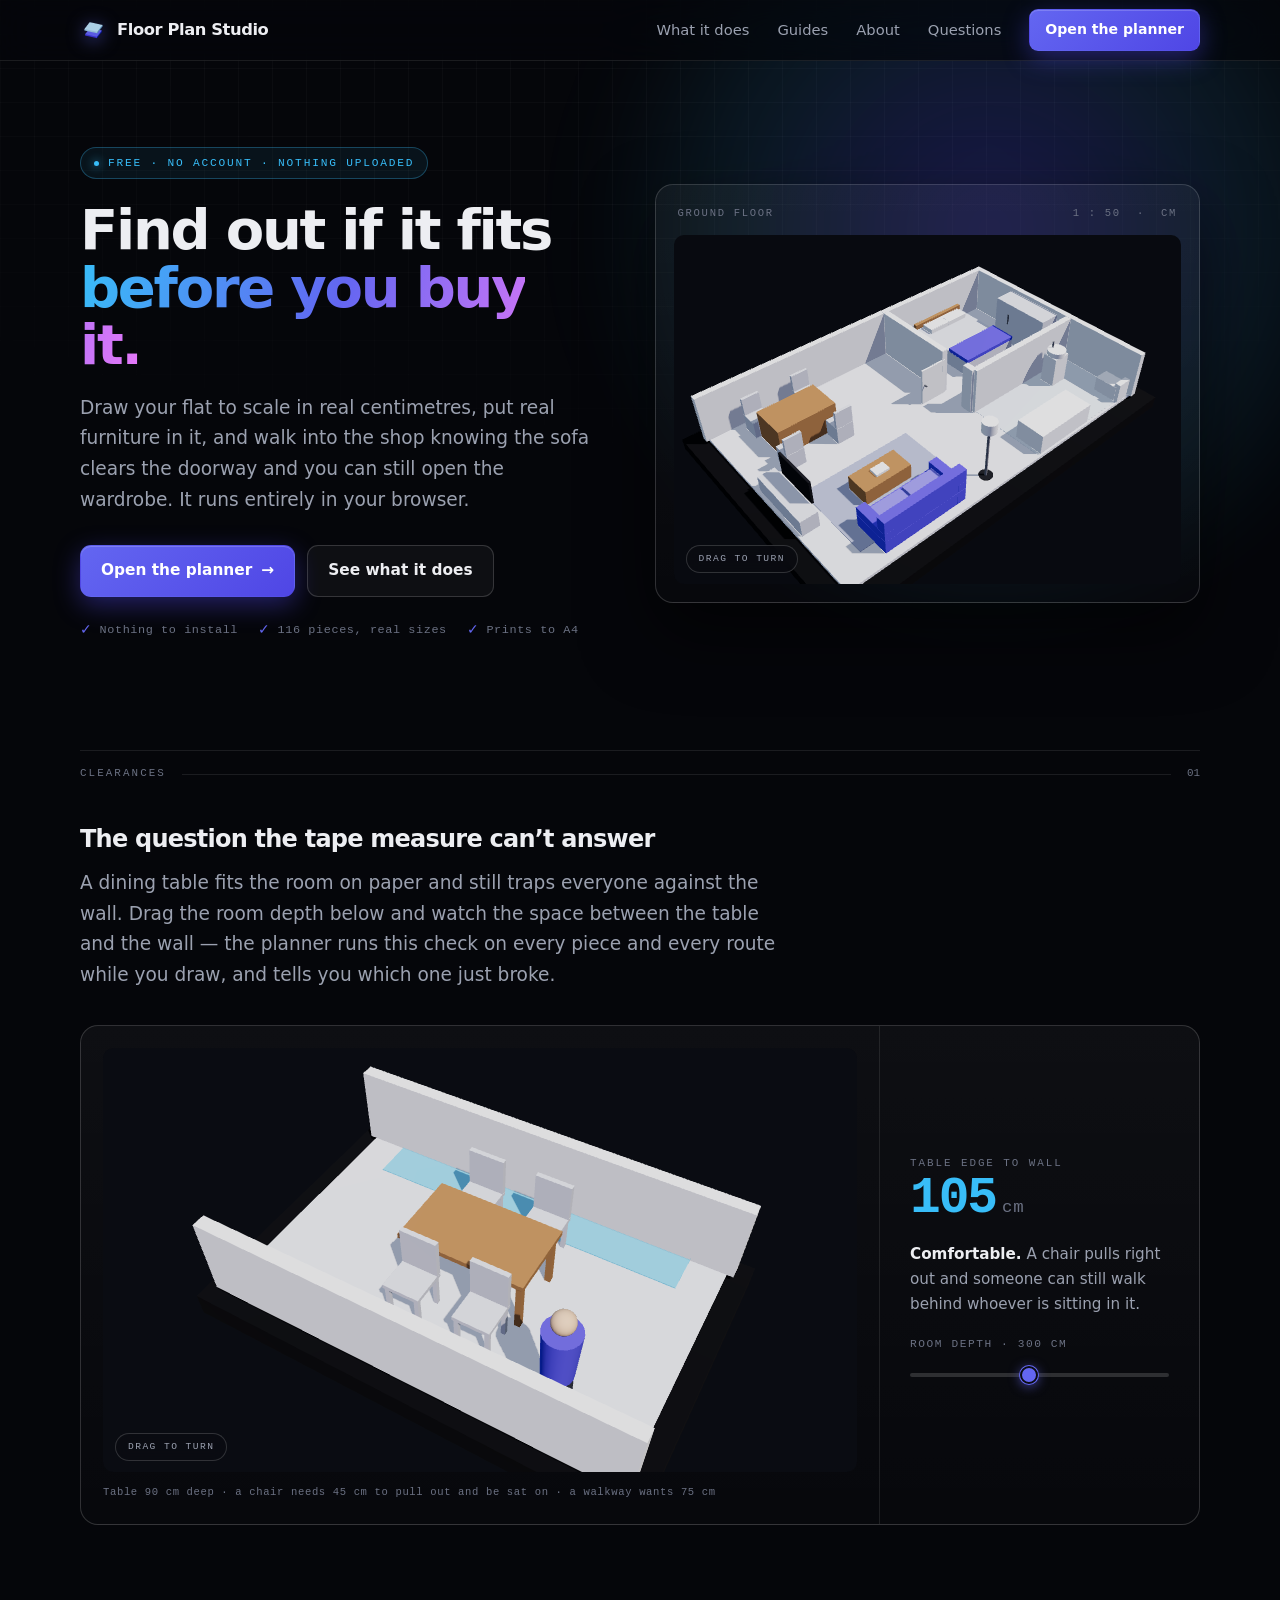
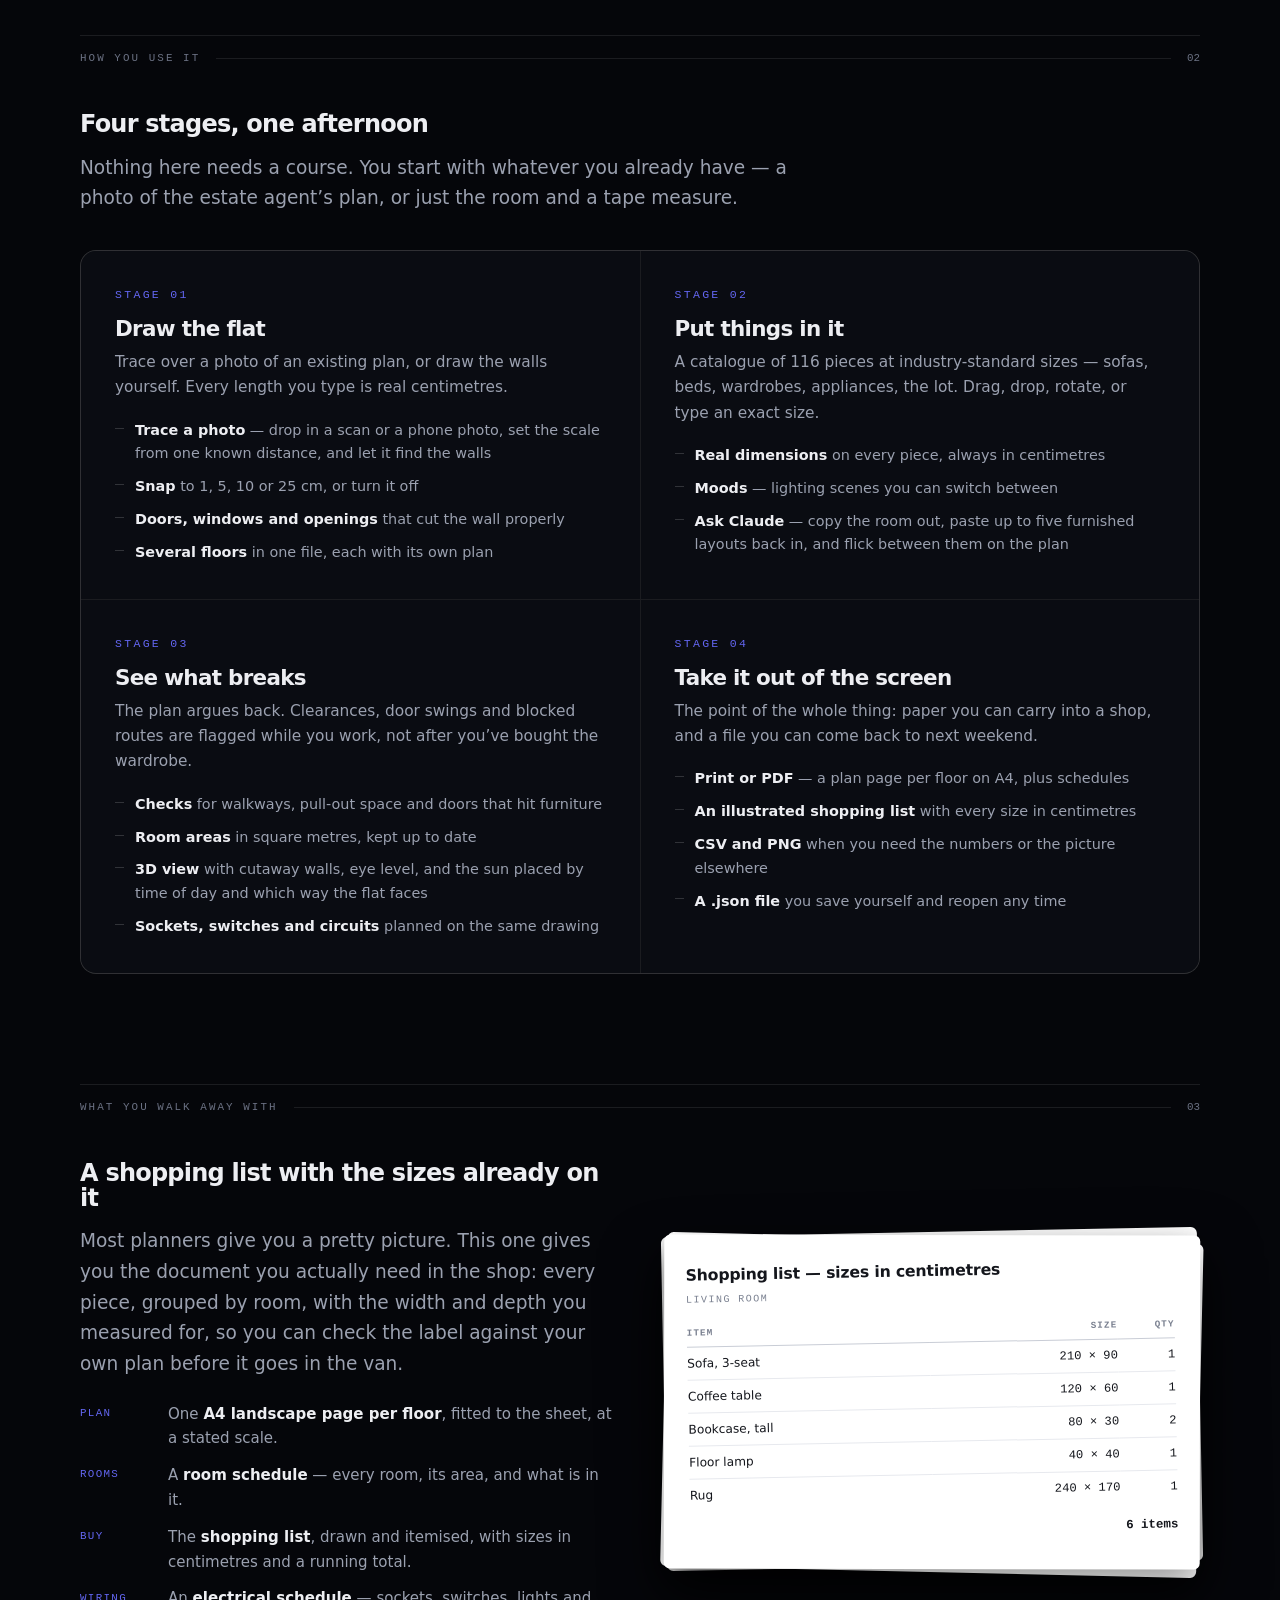
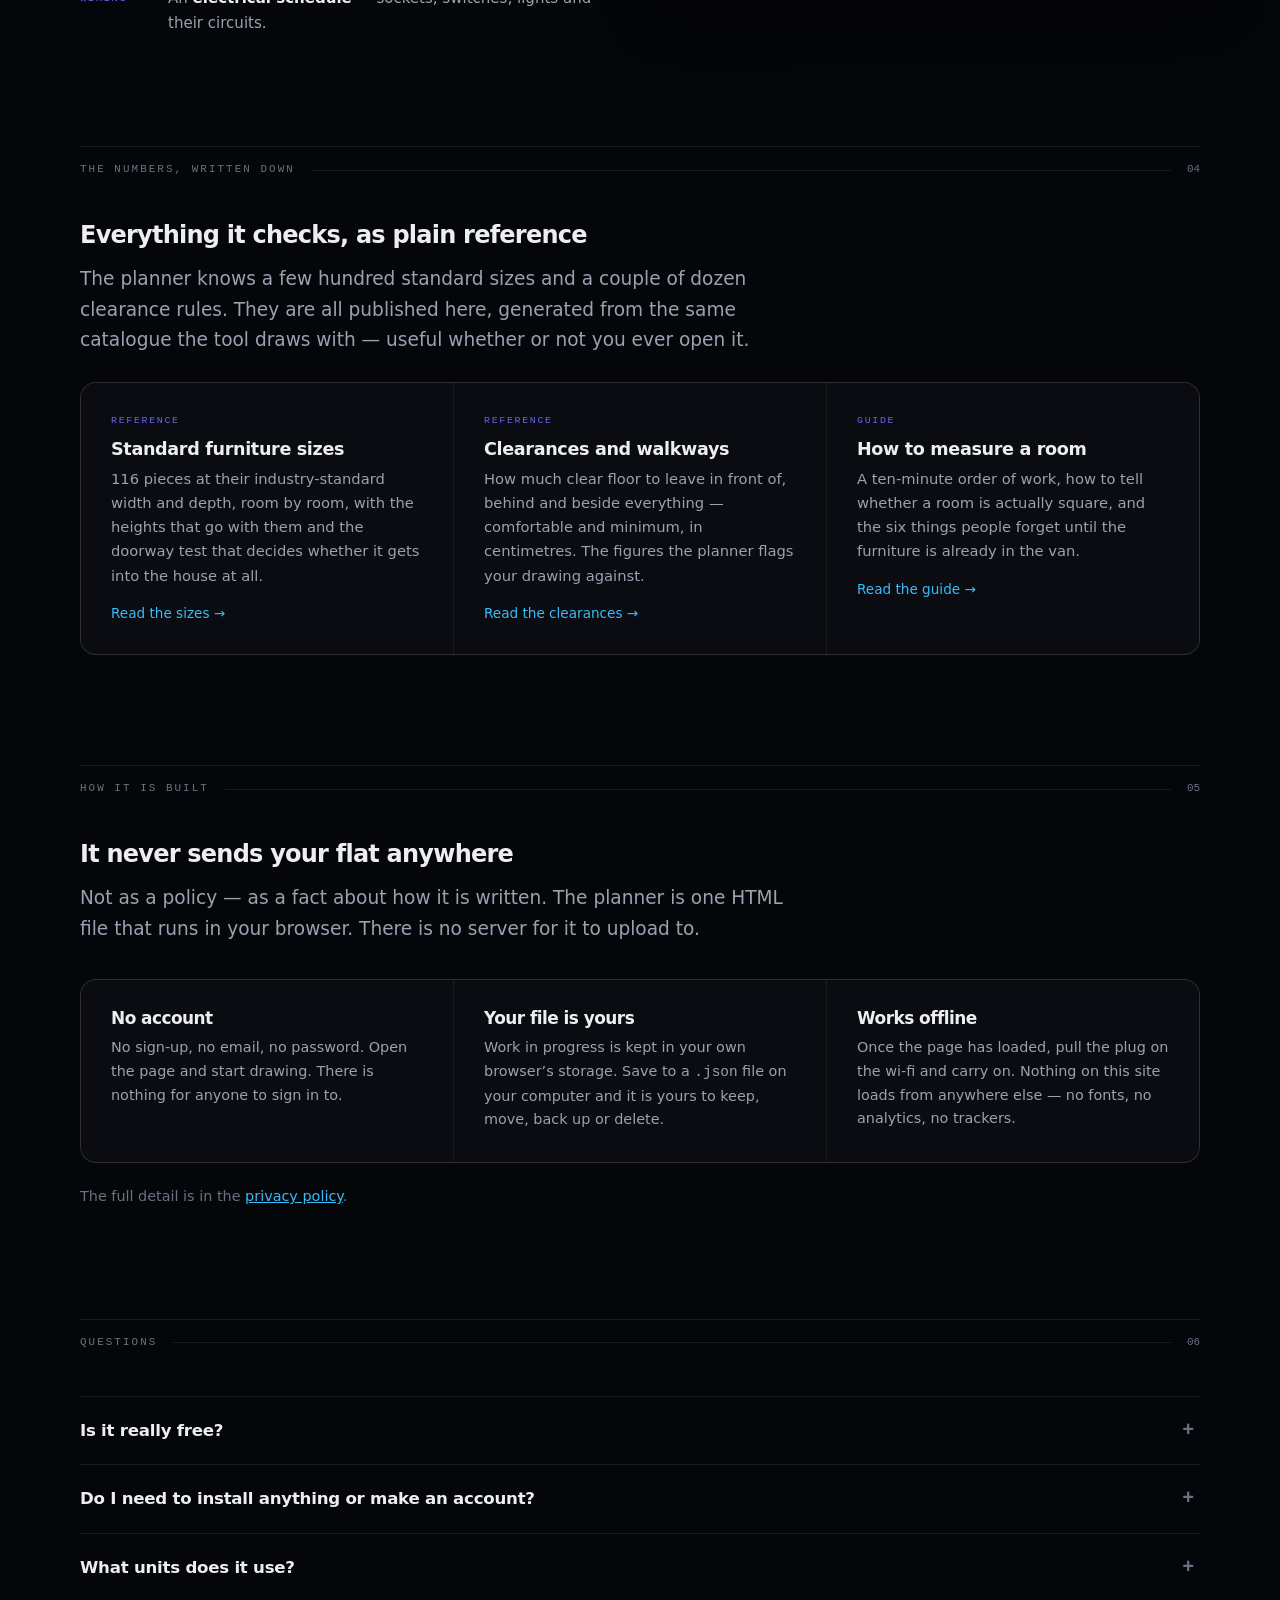
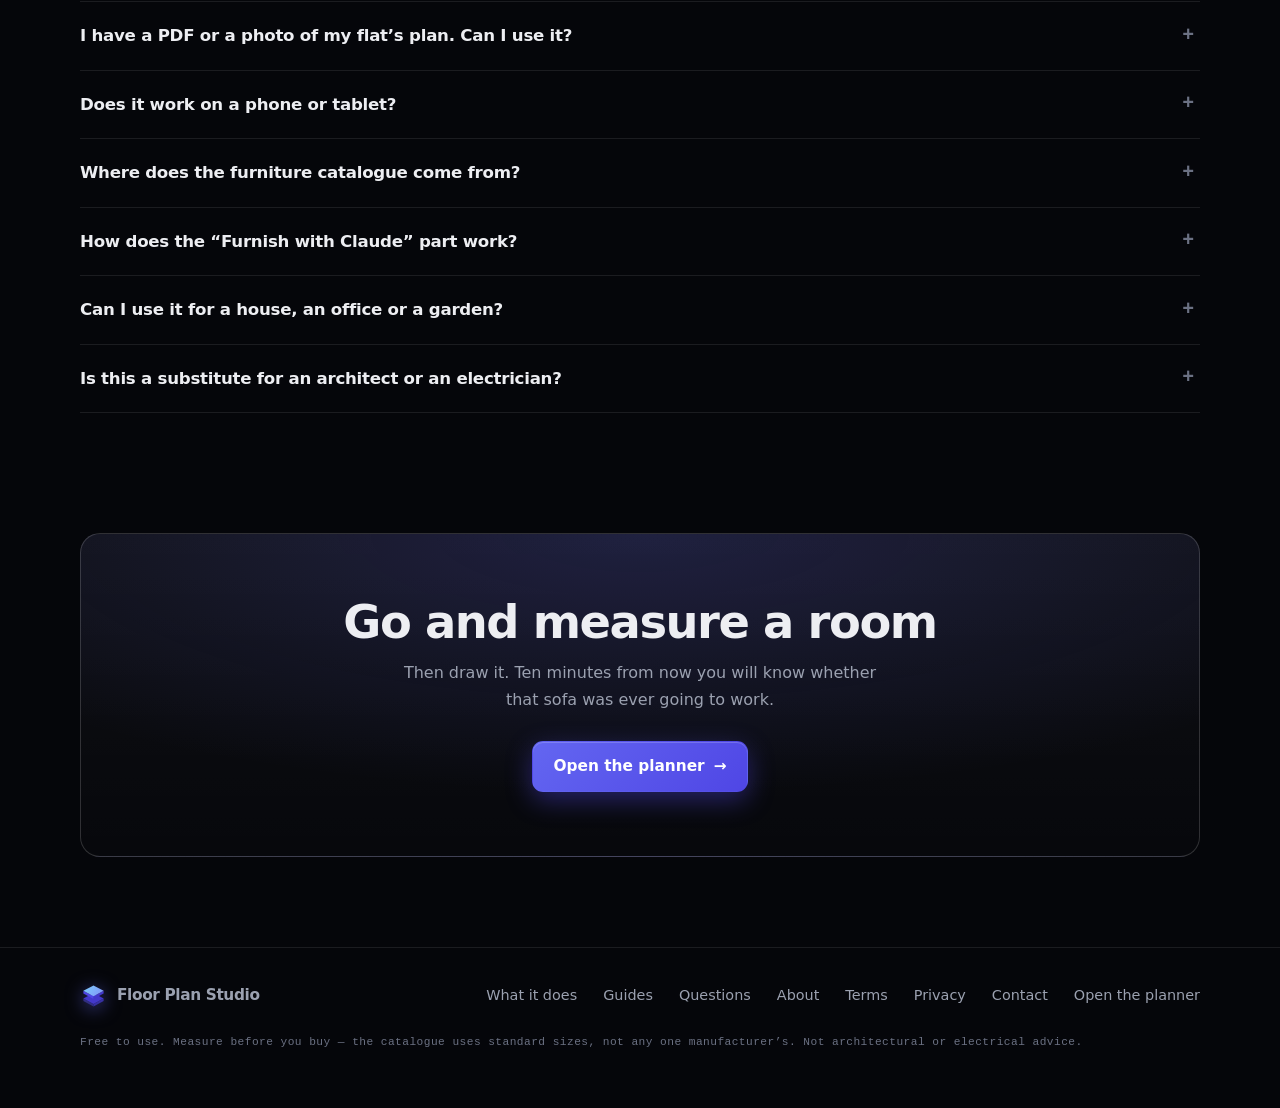
<file: index.html>
<!doctype html>
<html lang="en">
<head>
<meta charset="utf-8">
<meta name="viewport" content="width=device-width,initial-scale=1">
<meta name="theme-color" content="#05060A">
<title>Floor Plan Studio — draw your flat to scale, free, in the browser</title>
<meta name="description" content="A free floor planner for real rooms and real furniture. Draw your flat to scale in centimetres, test what fits before you buy it, and print a plan and a shopping list with every size on it. No account, nothing uploaded.">
<link rel="canonical" href="https://tarekfouad97.github.io/Floor-Plan-Studio/">
<meta property="og:title" content="Floor Plan Studio — draw your flat to scale">
<meta property="og:description" content="Draw your flat in real centimetres, test what fits, and take the measurements shopping. Free, no account, nothing leaves your browser.">
<meta property="og:type" content="website">
<meta property="og:url" content="https://tarekfouad97.github.io/Floor-Plan-Studio/">
<meta name="twitter:card" content="summary">
<meta name="robots" content="index,follow,max-image-preview:large">
<meta name="author" content="Floor Plan Studio">
<link rel="icon" href="data:image/svg+xml,<svg xmlns='http://www.w3.org/2000/svg' viewBox='0 0 32 32'><defs><linearGradient id='g' x1='4' y1='2' x2='28' y2='20' gradientUnits='userSpaceOnUse'><stop stop-color='%237DD3FC'/><stop offset='1' stop-color='%23818CF8'/></linearGradient></defs><path d='M4 19.5 16 26 16 29 4 22.5Z' fill='%23312E81'/><path d='M28 19.5 16 26 16 29 28 22.5Z' fill='%233730A3'/><path d='M16 13 28 19.5 16 26 4 19.5Z' fill='%234338CA'/><path d='M4 10.5 16 17 16 20 4 13.5Z' fill='%234F46E5'/><path d='M28 10.5 16 17 16 20 28 13.5Z' fill='%234338CA'/><path d='M16 4 28 10.5 16 17 4 10.5Z' fill='url(%23g)'/></svg>">

<style>
/* ======================================================================
   Floor Plan Studio — the public page.

   Hand-written, no framework, no webfont, no CDN. The site makes zero
   third-party requests, which is the only way the privacy claim two
   sections down is actually true.

   The page is dressed as a drawing sheet, because that is what the
   product makes: hairline bands with mono sheet labels, every number
   set in tabular mono, and one accent for the line work.
   ====================================================================== */
:root{
  --ink:#05060A; --ink-2:#0A0C12; --ink-3:#11141C;
  --rule:rgba(255,255,255,.09); --rule-2:rgba(255,255,255,.16);
  --chalk:#EDEEF2; --chalk-2:#9BA1B0; --chalk-3:#6B7183;
  --indigo:#6366F1; --indigo-2:#4F46E5; --cyan:#38BDF8; --fuchsia:#E879F9;
  --amber:#FBBF24; --rose:#FB7185;
  --sans:-apple-system,BlinkMacSystemFont,"Segoe UI",Roboto,ui-sans-serif,
         system-ui,"Helvetica Neue",Arial,sans-serif;
  --mono:ui-monospace,SFMono-Regular,"SF Mono",Menlo,Consolas,
         "Liberation Mono",monospace;
  --gut:clamp(20px,5vw,40px);
  --max:1120px;
  --enter:cubic-bezier(.16,1,.3,1);
  color-scheme:dark;
}
*{box-sizing:border-box}
html{scroll-behavior:smooth;-webkit-text-size-adjust:100%}
body{
  margin:0;background:var(--ink);color:var(--chalk);
  font:16px/1.65 var(--sans);
  -webkit-font-smoothing:antialiased;text-rendering:optimizeLegibility;
  overflow-x:hidden;
}
/* the sheet the whole page sits on */
body::before{
  content:"";position:fixed;inset:0;z-index:-2;pointer-events:none;
  background-image:linear-gradient(rgba(255,255,255,.028) 1px,transparent 1px),
                   linear-gradient(90deg,rgba(255,255,255,.028) 1px,transparent 1px);
  background-size:34px 34px;
  -webkit-mask-image:radial-gradient(120% 70% at 50% 0%,#000 30%,transparent 78%);
          mask-image:radial-gradient(120% 70% at 50% 0%,#000 30%,transparent 78%);
}
/* one bloom, behind the hero drawing only */
body::after{
  content:"";position:absolute;z-index:-1;pointer-events:none;
  top:-180px;right:-120px;width:820px;height:820px;border-radius:50%;
  background:radial-gradient(circle,rgba(79,70,229,.30),rgba(56,189,248,.10) 45%,transparent 70%);
  filter:blur(40px);
}
img{max-width:100%}
a{color:inherit}
button,input,a{font:inherit}
h1,h2,h3{margin:0;letter-spacing:-.032em;line-height:1.04;font-weight:660}
p{margin:0}
:focus-visible{outline:2px solid var(--cyan);outline-offset:3px;border-radius:4px}

.wrap{width:min(var(--max),100% - var(--gut)*2);margin-inline:auto}
.mono{font-family:var(--mono);font-variant-numeric:tabular-nums}
.skip{position:absolute;left:0;top:0;transform:translateY(-200%);
      background:var(--indigo);color:#fff;padding:10px 16px;
      border-radius:0 0 8px 0;z-index:99;text-decoration:none}
.skip:focus{transform:none}

/* ---------- sheet band: the divider that labels every section ---------- */
.band{
  display:flex;align-items:center;gap:16px;
  border-top:1px solid var(--rule);padding-top:14px;margin-bottom:44px;
}
.band .ref{
  font-family:var(--mono);font-size:.68rem;letter-spacing:.19em;
  text-transform:uppercase;color:var(--chalk-3);white-space:nowrap;
}
.band .ln{flex:1;height:1px;background:var(--rule)}
.band .n{font-family:var(--mono);font-size:.68rem;color:var(--chalk-3)}

section{padding:clamp(64px,9vw,110px) 0 0}
.lead{color:var(--chalk-2);font-size:clamp(1.02rem,1.5vw,1.16rem);max-width:60ch}

/* ---------------------------- header ---------------------------------- */
header{
  position:sticky;top:0;z-index:50;
  background:rgba(5,6,10,.72);
  border-bottom:1px solid var(--rule);
  -webkit-backdrop-filter:blur(18px) saturate(1.4);
          backdrop-filter:blur(18px) saturate(1.4);
}
.hbar{display:flex;align-items:center;gap:20px;height:60px}
.mark{display:flex;align-items:center;gap:10px;text-decoration:none;
      font-weight:680;letter-spacing:-.025em;font-size:1.02rem;white-space:nowrap}
.tile{width:27px;height:27px;flex:none;position:relative;display:block}
.tile svg{width:100%;height:100%;display:block;
  filter:drop-shadow(0 3px 9px rgba(99,102,241,.55));
  transition:opacity .6s var(--enter)}
.tile canvas{position:absolute;inset:0;width:100%;height:100%;display:block;opacity:0;
  transition:opacity .6s var(--enter);
  filter:drop-shadow(0 3px 9px rgba(99,102,241,.55))}
.tile canvas.on{opacity:1}
.tile.live svg{opacity:0}
nav{margin-left:auto;display:flex;align-items:center;gap:clamp(14px,2.4vw,28px)}
nav a{color:var(--chalk-2);text-decoration:none;font-size:.92rem;
      transition:color .16s ease}
nav a:hover{color:var(--chalk)}
@media(max-width:620px){nav .hide-s{display:none}}

/* ---------------------------- buttons --------------------------------- */
.btn{
  display:inline-flex;align-items:center;gap:9px;text-decoration:none;
  padding:12px 20px;border-radius:11px;font-weight:600;font-size:.96rem;
  border:1px solid transparent;cursor:pointer;white-space:nowrap;
  transition:transform .16s var(--enter),box-shadow .16s var(--enter),
             background .16s ease,border-color .16s ease;
}
.btn-pri{
  background:linear-gradient(135deg,var(--indigo),var(--indigo-2));color:#fff;
  box-shadow:inset 0 1px 0 rgba(255,255,255,.18),0 8px 26px rgba(79,70,229,.42);
}
.btn-pri:hover{transform:translateY(-2px);
  box-shadow:inset 0 1px 0 rgba(255,255,255,.22),0 12px 34px rgba(79,70,229,.55)}
.btn-gho{background:rgba(255,255,255,.04);border-color:var(--rule-2);color:var(--chalk)}
.btn-gho:hover{background:rgba(255,255,255,.08);border-color:var(--rule-2);
  transform:translateY(-2px)}
.btn-sm{padding:8px 15px;font-size:.88rem;border-radius:9px}
.btn .ar{transition:transform .16s var(--enter)}
.btn:hover .ar{transform:translateX(3px)}

/* ----------------------------- hero ----------------------------------- */
.hero{padding-top:clamp(48px,7vw,86px)}
.hero-grid{display:grid;gap:clamp(36px,5vw,60px);align-items:center;
           grid-template-columns:minmax(0,1fr)}
@media(min-width:940px){.hero-grid{grid-template-columns:minmax(0,1fr) minmax(0,1.06fr)}}
.eyebrow{
  display:inline-flex;align-items:center;gap:9px;font-family:var(--mono);
  font-size:.7rem;letter-spacing:.16em;text-transform:uppercase;
  color:var(--cyan);border:1px solid rgba(56,189,248,.3);
  background:rgba(56,189,248,.07);border-radius:100px;padding:6px 13px;
  margin-bottom:22px;
}
.eyebrow .dot{width:5px;height:5px;border-radius:50%;background:var(--cyan);
  box-shadow:0 0 10px var(--cyan)}
h1{font-size:clamp(2.3rem,4.7vw,3.5rem);letter-spacing:-.04em;line-height:1.02}
h1 .em{
  background:linear-gradient(105deg,var(--cyan),var(--indigo) 52%,var(--fuchsia));
  -webkit-background-clip:text;background-clip:text;color:transparent;
  padding-bottom:.06em;
}
.hero p.lead{margin-top:20px}
.cta{display:flex;flex-wrap:wrap;gap:12px;margin-top:30px}
.under{display:flex;flex-wrap:wrap;gap:8px 20px;margin-top:24px;
       font-family:var(--mono);font-size:.74rem;letter-spacing:.05em;
       color:var(--chalk-3)}
.under span{display:flex;align-items:center;gap:7px}
.under .tick{color:var(--indigo);font-size:.9rem;line-height:1}

/* --------------------------- hero drawing ------------------------------ */
.sheet{
  position:relative;border:1px solid var(--rule-2);border-radius:18px;
  background:linear-gradient(180deg,rgba(255,255,255,.045),rgba(255,255,255,.012));
  padding:clamp(12px,2vw,18px);
  box-shadow:0 30px 70px rgba(0,0,0,.6);
}
.sheet-hd{
  display:flex;align-items:center;gap:10px;padding:2px 4px 12px;
  font-family:var(--mono);font-size:.66rem;letter-spacing:.16em;
  text-transform:uppercase;color:var(--chalk-3);
}
.sheet-hd .sp{flex:1}
/* the model sits in here; the drawn plan below it is what shows until the
   3D is ready, and what stays if the browser has no WebGL */
.stage3{position:relative;border-radius:10px;overflow:hidden;background:#080A10;
        aspect-ratio:16/11}
.stage3 canvas{position:absolute;inset:0;width:100%;height:100%;display:block;
        opacity:0;transition:opacity .7s var(--enter);touch-action:none;cursor:grab}
.stage3 canvas.on{opacity:1}
.stage3 canvas:active{cursor:grabbing}
.stage3 svg{position:absolute;inset:0;width:100%;height:100%;
        transition:opacity .55s var(--enter)}
.stage3.live svg{opacity:0;pointer-events:none}
.hint3d{position:absolute;left:12px;bottom:11px;font-family:var(--mono);
        font-size:.6rem;letter-spacing:.15em;text-transform:uppercase;
        color:var(--chalk-2);background:rgba(10,12,18,.7);
        border:1px solid var(--rule-2);border-radius:100px;padding:5px 12px;
        opacity:0;transition:opacity .5s ease .5s;pointer-events:none;
        -webkit-backdrop-filter:blur(8px);backdrop-filter:blur(8px)}
.stage3.live .hint3d{opacity:1}
.plan .wall{fill:none;stroke:#D8DBE4;stroke-width:7;stroke-linecap:square}
.plan .thin{fill:none;stroke:#7C8598;stroke-width:1.6}
.plan .glass{fill:none;stroke:var(--cyan);stroke-width:1.8}
.plan .furn{fill:rgba(99,102,241,.14);stroke:var(--indigo);stroke-width:1.7;
            stroke-linejoin:round}
.plan .dim{fill:none;stroke:var(--cyan);stroke-width:1.1;opacity:.85}
.plan text{font-family:var(--mono);font-variant-numeric:tabular-nums}
.plan .dt{fill:var(--cyan);font-size:11px;letter-spacing:.04em}
.plan .rl{fill:#848CA0;font-size:10.5px;letter-spacing:.18em}
.plan .sel{fill:none;stroke:var(--indigo);stroke-width:1.2;
           stroke-dasharray:4 4;opacity:.9}
.chip-r{fill:rgba(99,102,241,.96)}
.chip-t{fill:#fff;font-size:11px;font-weight:600;letter-spacing:.02em}

/* the one orchestrated moment: the plan draws itself */
@media(prefers-reduced-motion:no-preference){
  .plan .draw{stroke-dasharray:var(--len);stroke-dashoffset:var(--len);
              animation:trace 1.15s var(--enter) forwards}
  .plan .fade{opacity:0;animation:pop .6s var(--enter) forwards}
  @keyframes trace{to{stroke-dashoffset:0}}
  @keyframes pop{from{opacity:0;transform:translateY(6px)}to{opacity:1;transform:none}}
  .plan .d1{animation-delay:.15s}.plan .d2{animation-delay:.5s}
  .plan .d3{animation-delay:.85s}.plan .d4{animation-delay:1.15s}
  .plan .d5{animation-delay:1.45s}
  .plan .fade{transform-box:fill-box;transform-origin:center}
}

/* --------------------------- fit widget -------------------------------- */
.fit{
  border:1px solid var(--rule-2);border-radius:18px;overflow:hidden;
  background:linear-gradient(180deg,rgba(255,255,255,.04),rgba(255,255,255,.01));
  display:grid;grid-template-columns:minmax(0,1fr);
}
@media(min-width:860px){.fit{grid-template-columns:minmax(0,1fr) 320px}}
.fit-draw{padding:clamp(14px,2.4vw,22px);min-width:0}
.fitstage{aspect-ratio:16/9;background:#0A0C12}
.fitfoot{margin-top:12px;font-family:var(--mono);font-size:.66rem;letter-spacing:.06em;
  color:var(--chalk-3);line-height:1.7}
.fit-side{
  padding:clamp(20px,3vw,30px);border-top:1px solid var(--rule);
  display:flex;flex-direction:column;gap:18px;justify-content:center;
}
@media(min-width:860px){.fit-side{border-top:none;border-left:1px solid var(--rule)}}
.fit-num{font-family:var(--mono);font-variant-numeric:tabular-nums;
         font-size:clamp(2.4rem,5vw,3.2rem);line-height:1;letter-spacing:-.04em;
         font-weight:600;transition:color .2s ease}
.fit-num small{font-size:.34em;letter-spacing:.04em;margin-left:.35em;
               color:var(--chalk-3);font-weight:500}
.fit-lab{font-family:var(--mono);font-size:.68rem;letter-spacing:.18em;
         text-transform:uppercase;color:var(--chalk-3)}
.fit-verdict{font-size:.95rem;color:var(--chalk-2);min-height:3em}
.fit-verdict b{color:var(--chalk);font-weight:600}
.ctl label{display:block;font-family:var(--mono);font-size:.7rem;
           letter-spacing:.14em;text-transform:uppercase;color:var(--chalk-3);
           margin-bottom:10px}
input[type=range]{-webkit-appearance:none;appearance:none;width:100%;height:22px;
  background:transparent;cursor:pointer;margin:0}
input[type=range]::-webkit-slider-runnable-track{height:4px;border-radius:3px;
  background:rgba(255,255,255,.15)}
input[type=range]::-webkit-slider-thumb{-webkit-appearance:none;appearance:none;
  width:18px;height:18px;margin-top:-7px;border-radius:50%;background:var(--indigo);
  border:2px solid var(--ink-2);
  box-shadow:0 0 0 1px var(--indigo),0 2px 12px rgba(99,102,241,.65)}
input[type=range]::-moz-range-track{height:4px;border-radius:3px;
  background:rgba(255,255,255,.15)}
input[type=range]::-moz-range-thumb{width:16px;height:16px;border-radius:50%;
  background:var(--indigo);border:2px solid var(--ink-2);
  box-shadow:0 0 0 1px var(--indigo)}
input[type=range]:focus-visible{outline:none}
input[type=range]:focus-visible::-webkit-slider-thumb{box-shadow:0 0 0 3px rgba(56,189,248,.65)}
input[type=range]:focus-visible::-moz-range-thumb{box-shadow:0 0 0 3px rgba(56,189,248,.65)}
.ok{color:var(--cyan)}.tight{color:var(--amber)}.bad{color:var(--rose)}
.fitroom{fill:none;stroke:#D8DBE4;stroke-width:6;stroke-linecap:square}
.fittable{fill:rgba(99,102,241,.16);stroke:var(--indigo);stroke-width:1.8}
.fitchair{fill:none;stroke:var(--indigo);stroke-width:1.5;opacity:.75}
.fitgap{fill:none;stroke-width:1.2}
.fitcap{font-family:var(--mono);font-size:11px;font-variant-numeric:tabular-nums}

/* --------------------------- stages ------------------------------------ */
.stages{display:grid;gap:1px;background:var(--rule);
        border:1px solid var(--rule);border-radius:16px;overflow:hidden}
@media(min-width:760px){.stages{grid-template-columns:1fr 1fr}}
.stage{background:var(--ink-2);padding:clamp(24px,3.4vw,34px)}
.stage .num{font-family:var(--mono);font-size:.72rem;letter-spacing:.2em;
            color:var(--indigo);margin-bottom:14px}
.stage h3{font-size:1.34rem;margin-bottom:10px}
.stage>p{color:var(--chalk-2);font-size:.96rem;margin-bottom:18px}
.stage ul{list-style:none;margin:0;padding:0;display:flex;
          flex-direction:column;gap:9px}
.stage li{position:relative;padding-left:20px;font-size:.9rem;color:var(--chalk-2)}
.stage li::before{content:"";position:absolute;left:0;top:.62em;width:9px;height:1px;
                  background:var(--rule-2)}
.stage li b{color:var(--chalk);font-weight:600}

/* --------------------------- output ------------------------------------ */
.out-grid{display:grid;gap:clamp(28px,4vw,48px);align-items:center;
          grid-template-columns:minmax(0,1fr)}
@media(min-width:900px){.out-grid{grid-template-columns:minmax(0,1fr) minmax(0,1fr)}}
.paper{
  background:#fff;color:#14161C;border-radius:6px;padding:26px 24px;
  box-shadow:0 30px 60px rgba(0,0,0,.55);
  transform:rotate(-1.1deg);position:relative;
}
.paper::before,.paper::after{
  content:"";position:absolute;inset:0;background:#fff;border-radius:6px;z-index:-1;
  box-shadow:0 18px 40px rgba(0,0,0,.4);
}
.paper::before{transform:rotate(2.4deg) translateY(6px)}
.paper::after{transform:rotate(1.2deg) translateY(3px)}
.paper .ph{margin:0 0 4px;font-size:.98rem;letter-spacing:-.01em;font-weight:660}
.paper .sub{font-family:var(--mono);font-size:.63rem;letter-spacing:.14em;
            text-transform:uppercase;color:#7A8090;margin-bottom:16px}
.paper table{width:100%;border-collapse:collapse;font-size:.76rem}
.paper th{text-align:left;font-family:var(--mono);font-size:.58rem;
          letter-spacing:.12em;text-transform:uppercase;color:#7A8090;
          font-weight:600;padding:0 0 6px;border-bottom:1px solid #C9CDD6}
.paper td{padding:6px 0;border-bottom:1px solid #E7E9EE;
          font-variant-numeric:tabular-nums}
.paper th.n,.paper td.n{text-align:right;white-space:nowrap}
.paper td.n{font-family:var(--mono)}
.paper tr:last-child td{border-bottom:none}
.paper .tot{font-weight:700;font-size:.78rem;text-align:right;margin-top:12px;
            font-family:var(--mono)}
.out-list{list-style:none;margin:22px 0 0;padding:0;display:grid;gap:12px}
.out-list li{display:flex;gap:12px;font-size:.94rem;color:var(--chalk-2)}
.out-list .k{font-family:var(--mono);font-size:.68rem;letter-spacing:.12em;
             text-transform:uppercase;color:var(--indigo);flex:none;width:76px;
             padding-top:.28em}
.out-list b{color:var(--chalk);font-weight:600}

/* --------------------------- privacy ----------------------------------- */
.priv{display:grid;gap:1px;background:var(--rule);border:1px solid var(--rule);
      border-radius:16px;overflow:hidden}
@media(min-width:720px){.priv{grid-template-columns:repeat(3,1fr)}}
.priv div{background:var(--ink-2);padding:clamp(22px,3vw,30px)}
.priv h3{font-size:1.06rem;margin-bottom:9px}
.priv p{font-size:.9rem;color:var(--chalk-2)}

/* ----------------------------- faq ------------------------------------- */
.faq{border-top:1px solid var(--rule)}
.faq details{border-bottom:1px solid var(--rule)}
.faq summary{
  list-style:none;cursor:pointer;padding:20px 40px 20px 0;position:relative;
  font-size:1.04rem;font-weight:560;letter-spacing:-.015em;
  transition:color .16s ease;
}
.faq summary::-webkit-details-marker{display:none}
.faq summary:hover{color:var(--cyan)}
.faq summary::after{
  content:"+";position:absolute;right:6px;top:50%;transform:translateY(-50%);
  font-family:var(--mono);font-size:1.24rem;color:var(--chalk-3);
  transition:transform .2s var(--enter),color .16s ease;
}
.faq details[open] summary::after{transform:translateY(-50%) rotate(45deg);
  color:var(--cyan)}
.faq .ans{padding:0 0 22px;color:var(--chalk-2);font-size:.96rem;max-width:72ch}
.faq .ans a{color:var(--cyan)}

/* ----------------------------- close ----------------------------------- */
.close{
  margin-top:clamp(70px,10vw,120px);
  border:1px solid var(--rule-2);border-radius:20px;
  padding:clamp(38px,6vw,64px) clamp(24px,4vw,54px);text-align:center;
  background:
    radial-gradient(120% 130% at 50% 0%,rgba(99,102,241,.20),transparent 62%),
    linear-gradient(180deg,rgba(255,255,255,.045),rgba(255,255,255,.012));
}
.close h2{font-size:clamp(1.9rem,4.2vw,2.9rem);margin-bottom:14px}
.close p{color:var(--chalk-2);max-width:48ch;margin:0 auto 28px}

footer{margin-top:clamp(60px,8vw,90px);border-top:1px solid var(--rule);
       padding:34px 0 56px}
.foot{display:flex;flex-wrap:wrap;gap:18px 26px;align-items:center}
.foot .sp{flex:1}
.foot a{color:var(--chalk-2);text-decoration:none;font-size:.9rem}
.foot a:hover{color:var(--chalk)}
.foot .fine{font-family:var(--mono);font-size:.7rem;color:var(--chalk-3);
            letter-spacing:.04em;width:100%;margin-top:6px}

.gcards{display:grid;gap:1px;background:var(--rule);border:1px solid var(--rule);
  border-radius:16px;overflow:hidden;margin-top:26px}
@media(min-width:760px){.gcards{grid-template-columns:repeat(3,1fr)}}
.gcards a{background:var(--ink-2);padding:clamp(22px,3vw,30px);text-decoration:none;
  display:block;transition:background .18s ease}
.gcards a:hover{background:var(--ink-3)}
.gcards .k{font-family:var(--mono);font-size:.62rem;letter-spacing:.17em;
  text-transform:uppercase;color:var(--indigo);display:block;margin-bottom:11px}
.gcards h3{font-size:1.1rem;margin:0 0 8px;letter-spacing:-.02em}
.gcards p{font-size:.92rem;color:var(--chalk-2)}
.gcards .go{display:block;margin-top:14px;font-size:.85rem;color:var(--cyan)}

/* ---------- ad slots ----------
   Space is reserved before anything loads, so switching ads on later cannot
   shove the page around under someone who is already reading it. */
.adslot{margin:clamp(48px,7vw,74px) auto 0;text-align:center;max-width:970px}
.adslot .adlbl{display:block;font-family:var(--mono);font-size:.6rem;
  letter-spacing:.2em;text-transform:uppercase;color:var(--chalk-3);margin-bottom:10px}
.adslot .adbox{display:block;min-height:90px}
.adslot.preview .adbox{min-height:250px;border:1px dashed var(--rule-2);
  border-radius:12px;display:grid;place-items:center;color:var(--chalk-3);
  font-family:var(--mono);font-size:.72rem;letter-spacing:.1em;
  background:rgba(255,255,255,.02)}
.adslot.preview .adbox::after{content:attr(data-note)}

/* ---------- the note we show to people running an ad blocker ----------
   A card in the corner, never a modal, never over the drawing. It can be
   dismissed and it stays dismissed. */
.adnote{position:fixed;left:20px;bottom:20px;z-index:80;width:min(360px,calc(100vw - 40px));
  border:1px solid var(--rule-2);border-radius:16px;padding:20px 20px 18px;
  background:linear-gradient(180deg,rgba(20,21,30,.96),rgba(10,11,17,.96));
  box-shadow:0 24px 60px rgba(0,0,0,.7);
  -webkit-backdrop-filter:blur(18px);backdrop-filter:blur(18px);
  transform:translateY(20px);opacity:0;pointer-events:none;
  transition:opacity .45s var(--enter),
  transform .45s var(--enter)}
.adnote.in{transform:none;opacity:1;pointer-events:auto}
.adnote h3{font-size:1.02rem;margin-bottom:8px}
.adnote p{font-size:.88rem;color:var(--chalk-2);margin-bottom:12px}
.adnote ul{list-style:none;margin:0 0 16px;padding:0;display:grid;gap:6px}
.adnote li{font-size:.82rem;color:var(--chalk-2);padding-left:18px;position:relative}
.adnote li::before{content:"\2715";position:absolute;left:0;top:0;color:var(--indigo);
  font-size:.72rem;line-height:1.7}
.adnote .row{display:flex;gap:9px;flex-wrap:wrap}
.adnote button{cursor:pointer;border-radius:9px;padding:8px 14px;font-size:.85rem;
  font-weight:600;border:1px solid transparent;
  transition:background .16s ease,border-color .16s ease}
.adnote .yes{background:linear-gradient(135deg,var(--indigo),var(--indigo-2));color:#fff;
  box-shadow:0 6px 18px rgba(79,70,229,.4)}
.adnote .no{background:transparent;border-color:var(--rule-2);color:var(--chalk-2)}
.adnote .no:hover{color:var(--chalk);border-color:var(--chalk-3)}
@media(max-width:520px){.adnote{left:12px;right:12px;bottom:12px;width:auto}}

/* quiet scroll reveal */
.rev{opacity:0;transform:translateY(18px);
     transition:opacity .7s var(--enter),transform .7s var(--enter)}
.rev.in{opacity:1;transform:none}
@media(prefers-reduced-motion:reduce){
  .rev{opacity:1;transform:none;transition:none}
  html{scroll-behavior:auto}
}
</style>
</head>
<body>
<a class="skip" href="#main">Skip to content</a>

<header>
  <div class="wrap hbar">
    <a class="mark" href="./"><span class="tile" id="logoTile"><canvas id="logo3d"></canvas><svg viewBox="0 0 32 32" fill="none" aria-hidden="true"><defs><linearGradient id="mk0" x1="4" y1="2" x2="28" y2="20" gradientUnits="userSpaceOnUse"><stop stop-color="#7DD3FC"/><stop offset="1" stop-color="#818CF8"/></linearGradient></defs><path d="M4 19.5 16 26 16 29 4 22.5Z" fill="#312E81"/><path d="M28 19.5 16 26 16 29 28 22.5Z" fill="#3730A3"/><path d="M16 13 28 19.5 16 26 4 19.5Z" fill="#4338CA"/><path d="M4 10.5 16 17 16 20 4 13.5Z" fill="#4F46E5"/><path d="M28 10.5 16 17 16 20 28 13.5Z" fill="#4338CA"/><path d="M16 4 28 10.5 16 17 4 10.5Z" fill="url(#mk0)"/></svg></span>Floor Plan Studio</a>
    <nav>
      <a href="#how" class="hide-s">What it does</a>
      <a href="guides.html">Guides</a>
      <a href="about.html" class="hide-s">About</a>
      <a href="#faq" class="hide-s">Questions</a>
      <a class="btn btn-pri btn-sm" href="app.html?v=2026-09-07.1">Open the planner</a>
    </nav>
  </div>
</header>

<main id="main">

<!-- ============================ HERO ============================= -->
<section class="hero">
  <div class="wrap hero-grid">
    <div>
      <span class="eyebrow"><span class="dot"></span>Free · No account · Nothing uploaded</span>
      <h1>Find out if it fits<br><span class="em">before you buy it.</span></h1>
      <p class="lead">Draw your flat to scale in real centimetres, put real furniture in
      it, and walk into the shop knowing the sofa clears the doorway and you can still
      open the wardrobe. It runs entirely in your browser.</p>
      <div class="cta">
        <a class="btn btn-pri" href="app.html?v=2026-09-07.1">Open the planner<span class="ar">&rarr;</span></a>
        <a class="btn btn-gho" href="#how">See what it does</a>
      </div>
      <div class="under">
        <span><span class="tick">&#10003;</span>Nothing to install</span>
        <span><span class="tick">&#10003;</span>116 pieces, real sizes</span>
        <span><span class="tick">&#10003;</span>Prints to A4</span>
      </div>
    </div>

    <div class="sheet">
      <div class="sheet-hd">
        <span>Ground floor</span><span class="sp"></span><span>1 : 50 &nbsp;·&nbsp; cm</span>
      </div>
      <div class="stage3" id="stage3">
      <canvas id="hero3d"></canvas>
      <svg class="plan" viewBox="0 0 560 400" role="img"
           aria-label="A floor plan drawn to scale: a living room with a sofa and
                       coffee table, a bedroom with a bed, and a bathroom, with
                       dimensions marked in centimetres.">
        <!-- walls -->
        <path class="wall draw d1" style="--len:1440" d="M60 60 H500 V340 H60 Z"/>
        <path class="wall draw d2" style="--len:90"   d="M330 60 V150"/>
        <path class="wall draw d2" style="--len:25"   d="M330 200 V215"/>
        <path class="wall draw d2" style="--len:170"  d="M330 215 H500"/>

        <!-- window, top wall -->
        <path class="glass fade d3" d="M170 60 H250"/>
        <path class="thin fade d3"  d="M170 55 H250 M170 65 H250"/>

        <!-- door and its swing -->
        <path class="thin fade d3" d="M330 200 H281"/>
        <path class="thin fade d3" d="M281 200 A49 49 0 0 0 330 151" stroke-dasharray="5 4"/>

        <!-- furniture -->
        <g class="fade d4">
          <rect class="furn" x="96"  y="248" width="176" height="76" rx="7"/>
          <path  class="thin" d="M96 268 H272"/>
          <rect class="furn" x="132" y="176" width="104" height="52" rx="5"/>
          <rect class="furn" x="368" y="82"  width="116" height="86" rx="5"/>
          <path  class="thin" d="M368 104 H484"/>
          <rect class="furn" x="352" y="248" width="92"  height="46" rx="12"/>
          <circle class="furn" cx="470" cy="262" r="15"/>
        </g>

        <!-- room labels -->
        <g class="fade d4">
          <text class="rl" x="196" y="140" text-anchor="middle">LIVING</text>
          <text class="rl" x="426" y="197" text-anchor="middle">BEDROOM</text>
          <text class="rl" x="426" y="322" text-anchor="middle">BATH</text>
        </g>

        <!-- dimensions -->
        <g class="fade d5">
          <path class="dim" d="M60 366 H500 M60 360 V372 M500 360 V372"/>
          <text class="dt" x="280" y="362" text-anchor="middle">860 cm</text>
          <path class="dim" d="M34 60 V340 M28 60 H40 M28 340 H40"/>
          <text class="dt" x="24" y="200" text-anchor="middle"
                transform="rotate(-90 24 200)">540 cm</text>
        </g>

        <!-- the selected piece, with its measurement -->
        <g class="fade d5">
          <rect class="sel" x="90" y="242" width="188" height="88" rx="9"/>
          <rect class="chip-r" x="128" y="336" width="112" height="21" rx="10"/>
          <text class="chip-t" x="184" y="351" text-anchor="middle">210 × 90 cm</text>
        </g>
      </svg>
      <span class="hint3d">Drag to turn</span>
      </div>
    </div>
  </div>
</section>

<!-- ============================ FIT ============================== -->
<section id="fit">
  <div class="wrap">
    <div class="band">
      <span class="ref">Clearances</span><span class="ln"></span><span class="n">01</span>
    </div>
    <div class="rev">
      <h2>The question the tape measure can&rsquo;t answer</h2>
      <p class="lead" style="margin-top:16px">A dining table fits the room on paper and
      still traps everyone against the wall. Drag the room depth below and watch the space
      between the table and the wall &mdash; the planner runs this check on every piece
      and every route while you draw, and tells you which one just broke.</p>
    </div>

    <div class="fit rev" style="margin-top:34px">
      <div class="fit-draw">
        <div class="stage3 fitstage" id="fitStage">
        <canvas id="fit3d"></canvas>
        <svg viewBox="0 0 620 260" role="img" aria-label="Plan view of a dining table
             between two walls, with the walkway on each side measured in centimetres.
             The measurements update as you change the room width.">
          <path class="fitroom" id="wallT" d="M60 40 H560"/>
          <path class="fitroom" id="wallB" d="M60 220 H560"/>
          <g id="tblG">
            <rect class="fittable" id="tbl" x="240" y="108" width="140" height="44" rx="4"/>
            <path class="fitchair" id="ch1" d="M252 88 h44 v16 h-44 Z"/>
            <path class="fitchair" id="ch2" d="M324 88 h44 v16 h-44 Z"/>
            <path class="fitchair" id="ch3" d="M252 156 h44 v16 h-44 Z"/>
            <path class="fitchair" id="ch4" d="M324 156 h44 v16 h-44 Z"/>
          </g>
          <path class="fitgap" id="gapT" d="M462 40 h16 M470 40 V108 M462 108 h16"/>
          <path class="fitgap" id="gapB" d="M462 152 h16 M470 152 V220 M462 220 h16"/>
          <text class="fitcap" id="capT" x="482" y="78">105 cm</text>
          <text class="fitcap" id="capB" x="482" y="192">105 cm</text>
          <text class="fitcap" x="60" y="250" fill="#6B7183">Table 90 cm deep · a chair pulls out 45 cm to sit</text>
        </svg>
        <span class="hint3d">Drag to turn</span>
        </div>
        <p class="fitfoot">Table 90&nbsp;cm deep &middot; a chair needs 45&nbsp;cm to pull
        out and be sat on &middot; a walkway wants 75&nbsp;cm</p>
      </div>
      <div class="fit-side">
        <div>
          <div class="fit-lab">Table edge to wall</div>
          <div class="fit-num ok" id="fitNum">105<small>cm</small></div>
        </div>
        <p class="fit-verdict" id="fitSay"><b>Comfortable.</b> A chair pulls right out and
        someone can still walk behind whoever is sitting in it.</p>
        <div class="ctl">
          <label for="roomW">Room depth · <span class="mono" id="roomOut">300 cm</span></label>
          <input type="range" id="roomW" min="200" max="420" step="5" value="300"
                 aria-describedby="fitSay">
        </div>
      </div>
    </div>

    <div class="adslot" data-ad-slot="in-content-1" hidden>
      <span class="adlbl">Advertisement</span>
      <div class="adbox" data-note="in-content-1 · responsive"></div>
    </div>
  </div>
</section>

<!-- ============================ HOW ============================== -->
<section id="how">
  <div class="wrap">
    <div class="band">
      <span class="ref">How you use it</span><span class="ln"></span><span class="n">02</span>
    </div>
    <div class="rev" style="margin-bottom:36px">
      <h2>Four stages, one afternoon</h2>
      <p class="lead" style="margin-top:16px">Nothing here needs a course. You start
      with whatever you already have &mdash; a photo of the estate agent&rsquo;s plan, or
      just the room and a tape measure.</p>
    </div>

    <div class="stages rev">
      <div class="stage">
        <div class="num">STAGE 01</div>
        <h3>Draw the flat</h3>
        <p>Trace over a photo of an existing plan, or draw the walls yourself. Every
        length you type is real centimetres.</p>
        <ul>
          <li><b>Trace a photo</b> — drop in a scan or a phone photo, set the scale from
              one known distance, and let it find the walls</li>
          <li><b>Snap</b> to 1, 5, 10 or 25 cm, or turn it off</li>
          <li><b>Doors, windows and openings</b> that cut the wall properly</li>
          <li><b>Several floors</b> in one file, each with its own plan</li>
        </ul>
      </div>

      <div class="stage">
        <div class="num">STAGE 02</div>
        <h3>Put things in it</h3>
        <p>A catalogue of 116 pieces at industry-standard sizes — sofas, beds, wardrobes,
        appliances, the lot. Drag, drop, rotate, or type an exact size.</p>
        <ul>
          <li><b>Real dimensions</b> on every piece, always in centimetres</li>
          <li><b>Moods</b> — lighting scenes you can switch between</li>
          <li><b>Ask Claude</b> — copy the room out, paste up to five furnished layouts
              back in, and flick between them on the plan</li>
        </ul>
      </div>

      <div class="stage">
        <div class="num">STAGE 03</div>
        <h3>See what breaks</h3>
        <p>The plan argues back. Clearances, door swings and blocked routes are flagged
        while you work, not after you&rsquo;ve bought the wardrobe.</p>
        <ul>
          <li><b>Checks</b> for walkways, pull-out space and doors that hit furniture</li>
          <li><b>Room areas</b> in square metres, kept up to date</li>
          <li><b>3D view</b> with cutaway walls, eye level, and the sun placed by time of
              day and which way the flat faces</li>
          <li><b>Sockets, switches and circuits</b> planned on the same drawing</li>
        </ul>
      </div>

      <div class="stage">
        <div class="num">STAGE 04</div>
        <h3>Take it out of the screen</h3>
        <p>The point of the whole thing: paper you can carry into a shop, and a file you
        can come back to next weekend.</p>
        <ul>
          <li><b>Print or PDF</b> — a plan page per floor on A4, plus schedules</li>
          <li><b>An illustrated shopping list</b> with every size in centimetres</li>
          <li><b>CSV and PNG</b> when you need the numbers or the picture elsewhere</li>
          <li><b>A .json file</b> you save yourself and reopen any time</li>
        </ul>
      </div>
    </div>
  </div>
</section>

<!-- =========================== OUTPUT ============================ -->
<section id="output">
  <div class="wrap">
    <div class="band">
      <span class="ref">What you walk away with</span><span class="ln"></span><span class="n">03</span>
    </div>
    <div class="out-grid">
      <div class="rev">
        <h2>A shopping list with the sizes already on it</h2>
        <p class="lead" style="margin-top:16px">Most planners give you a pretty picture.
        This one gives you the document you actually need in the shop: every piece,
        grouped by room, with the width and depth you measured for, so you can check the
        label against your own plan before it goes in the van.</p>
        <ul class="out-list">
          <li><span class="k">Plan</span><span>One <b>A4 landscape page per floor</b>,
              fitted to the sheet, at a stated scale.</span></li>
          <li><span class="k">Rooms</span><span>A <b>room schedule</b> — every room, its
              area, and what is in it.</span></li>
          <li><span class="k">Buy</span><span>The <b>shopping list</b>, drawn and
              itemised, with sizes in centimetres and a running total.</span></li>
          <li><span class="k">Wiring</span><span>An <b>electrical schedule</b> — sockets,
              switches, lights and their circuits.</span></li>
        </ul>
      </div>
      <div class="rev">
        <div class="paper" role="img" aria-label="A printed shopping list: each piece grouped by room, with its width and depth in centimetres and a running total.">
          <div class="ph">Shopping list — sizes in centimetres</div>
          <div class="sub">Living room</div>
          <table>
            <thead><tr><th>Item</th><th class="n">Size</th><th class="n">Qty</th></tr></thead>
            <tbody>
              <tr><td>Sofa, 3-seat</td><td class="n">210 × 90</td><td class="n">1</td></tr>
              <tr><td>Coffee table</td><td class="n">120 × 60</td><td class="n">1</td></tr>
              <tr><td>Bookcase, tall</td><td class="n">80 × 30</td><td class="n">2</td></tr>
              <tr><td>Floor lamp</td><td class="n">40 × 40</td><td class="n">1</td></tr>
              <tr><td>Rug</td><td class="n">240 × 170</td><td class="n">1</td></tr>
            </tbody>
          </table>
          <div class="tot">6 items</div>
        </div>
      </div>
    </div>

    <div class="adslot" data-ad-slot="in-content-2" hidden>
      <span class="adlbl">Advertisement</span>
      <div class="adbox" data-note="in-content-2 · responsive"></div>
    </div>
  </div>
</section>

<!-- =========================== GUIDES ============================ -->
<section id="guides">
  <div class="wrap">
    <div class="band">
      <span class="ref">The numbers, written down</span><span class="ln"></span><span class="n">04</span>
    </div>
    <div class="rev" style="margin-bottom:6px">
      <h2>Everything it checks, as plain reference</h2>
      <p class="lead" style="margin-top:16px">The planner knows a few hundred standard
      sizes and a couple of dozen clearance rules. They are all published here, generated
      from the same catalogue the tool draws with &mdash; useful whether or not you ever
      open it.</p>
    </div>
    <div class="gcards rev">
      <a href="furniture-sizes.html">
        <span class="k">Reference</span>
        <h3>Standard furniture sizes</h3>
        <p>116 pieces at their industry-standard width and depth, room by room, with the
        heights that go with them and the doorway test that decides whether it gets into
        the house at all.</p>
        <span class="go">Read the sizes &rarr;</span>
      </a>
      <a href="room-clearances.html">
        <span class="k">Reference</span>
        <h3>Clearances and walkways</h3>
        <p>How much clear floor to leave in front of, behind and beside everything
        &mdash; comfortable and minimum, in centimetres. The figures the planner flags
        your drawing against.</p>
        <span class="go">Read the clearances &rarr;</span>
      </a>
      <a href="measure-a-room.html">
        <span class="k">Guide</span>
        <h3>How to measure a room</h3>
        <p>A ten-minute order of work, how to tell whether a room is actually square, and
        the six things people forget until the furniture is already in the van.</p>
        <span class="go">Read the guide &rarr;</span>
      </a>
    </div>
  </div>
</section>

<!-- =========================== PRIVACY =========================== -->
<section id="privacy">
  <div class="wrap">
    <div class="band">
      <span class="ref">How it is built</span><span class="ln"></span><span class="n">05</span>
    </div>
    <div class="rev" style="margin-bottom:34px">
      <h2>It never sends your flat anywhere</h2>
      <p class="lead" style="margin-top:16px">Not as a policy — as a fact about how it is
      written. The planner is one HTML file that runs in your browser. There is no server
      for it to upload to.</p>
    </div>
    <div class="priv rev">
      <div>
        <h3>No account</h3>
        <p>No sign-up, no email, no password. Open the page and start drawing. There is
        nothing for anyone to sign in to.</p>
      </div>
      <div>
        <h3>Your file is yours</h3>
        <p>Work in progress is kept in your own browser&rsquo;s storage. Save to a
        <span class="mono">.json</span> file on your computer and it is yours to keep,
        move, back up or delete.</p>
      </div>
      <div>
        <h3>Works offline</h3>
        <p>Once the page has loaded, pull the plug on the wi-fi and carry on. Nothing on
        this site loads from anywhere else — no fonts, no analytics, no trackers.</p>
      </div>
    </div>
    <p style="margin-top:22px;font-size:.9rem;color:var(--chalk-3)">
      The full detail is in the <a href="privacy.html" style="color:var(--cyan)">privacy
      policy</a>.</p>
  </div>
</section>

<!-- ============================= FAQ ============================= -->
<section id="faq">
  <div class="wrap">
    <div class="band">
      <span class="ref">Questions</span><span class="ln"></span><span class="n">06</span>
    </div>
    <div class="faq rev">
      <details>
        <summary>Is it really free?</summary>
        <div class="ans">Yes. There is no paid tier, no trial that expires and no feature
        held back. It is a single web page, so it costs almost nothing to run.</div>
      </details>
      <details>
        <summary>Do I need to install anything or make an account?</summary>
        <div class="ans">Neither. Open the planner in any modern browser and it is ready.
        Nothing is downloaded to your machine except the files you choose to save.</div>
      </details>
      <details>
        <summary>What units does it use?</summary>
        <div class="ans">Centimetres, everywhere, deliberately. Mixing metres and
        millimetres is how people end up ordering a worktop 10 cm short. Areas are shown
        in square metres.</div>
      </details>
      <details>
        <summary>I have a PDF or a photo of my flat&rsquo;s plan. Can I use it?</summary>
        <div class="ans">Yes — that is the fastest way to start. Load the image as a
        trace underlay, tell the planner the real distance between two points on it so it
        knows the scale, then either draw over it or let it find the walls for you and
        tidy up the corners.</div>
      </details>
      <details>
        <summary>Does it work on a phone or tablet?</summary>
        <div class="ans">It runs, and the plan pinches and pans, but drawing is fiddly on
        a small screen. A laptop or a tablet with a keyboard is a much better time. The
        printed output is the same either way.</div>
      </details>
      <details>
        <summary>Where does the furniture catalogue come from?</summary>
        <div class="ans">The 116 pieces use generic industry-standard dimensions, not any
        one manufacturer&rsquo;s data. They are there so you can plan with something
        realistic before you have chosen a specific product — measure the real thing
        before you buy it.</div>
      </details>
      <details>
        <summary>How does the &ldquo;Furnish with Claude&rdquo; part work?</summary>
        <div class="ans">The planner writes out a description of your rooms and the
        catalogue and puts it on your clipboard. <em>You</em> paste it into Claude, in
        your own account, and paste the answer back. The planner itself never talks to
        Claude or to any other service — it has no network code in it at all.</div>
      </details>
      <details>
        <summary>Can I use it for a house, an office or a garden?</summary>
        <div class="ans">Yes. It handles several floors, indoor and outdoor rooms, and
        wet rooms. It is built around flats because that is what it was written for, but
        nothing stops you drawing anything that is made of straight walls.</div>
      </details>
      <details>
        <summary>Is this a substitute for an architect or an electrician?</summary>
        <div class="ans">No. It is a planning tool for deciding what to buy and where it
        goes. The electrical layer helps you brief a qualified electrician and mark up
        where you want things — it is not a certified design and it is not compliance
        advice.</div>
      </details>
    </div>
  </div>
</section>

<div class="wrap">

    <div class="adslot" data-ad-slot="footer" hidden>
      <span class="adlbl">Advertisement</span>
      <div class="adbox" data-note="footer · responsive"></div>
    </div>

  <div class="close rev">
    <h2>Go and measure a room</h2>
    <p>Then draw it. Ten minutes from now you will know whether that sofa was ever
    going to work.</p>
    <a class="btn btn-pri" href="app.html?v=2026-09-07.1">Open the planner<span class="ar">&rarr;</span></a>
  </div>
</div>

</main>

<footer>
  <div class="wrap foot">
    <a class="mark" href="./" style="font-size:.96rem"><span class="tile"><svg viewBox="0 0 32 32" fill="none" aria-hidden="true"><defs><linearGradient id="mk1" x1="4" y1="2" x2="28" y2="20" gradientUnits="userSpaceOnUse"><stop stop-color="#7DD3FC"/><stop offset="1" stop-color="#818CF8"/></linearGradient></defs><path d="M4 19.5 16 26 16 29 4 22.5Z" fill="#312E81"/><path d="M28 19.5 16 26 16 29 28 22.5Z" fill="#3730A3"/><path d="M16 13 28 19.5 16 26 4 19.5Z" fill="#4338CA"/><path d="M4 10.5 16 17 16 20 4 13.5Z" fill="#4F46E5"/><path d="M28 10.5 16 17 16 20 28 13.5Z" fill="#4338CA"/><path d="M16 4 28 10.5 16 17 4 10.5Z" fill="url(#mk1)"/></svg></span>Floor Plan Studio</a>
    <span class="sp"></span>
    <a href="#how">What it does</a>
    <a href="guides.html">Guides</a>
    <a href="#faq">Questions</a>
    <a href="about.html">About</a>
    <a href="terms.html">Terms</a>
    <a href="privacy.html">Privacy</a>
    <a href="mailto:tare2fo2ad@gmail.com">Contact</a>
    <a href="app.html?v=2026-09-07.1">Open the planner</a>
    <div class="fine">Free to use. Measure before you buy — the catalogue uses standard
      sizes, not any one manufacturer&rsquo;s. Not architectural or electrical advice.</div>
  </div>
</footer>

<script src="ads.js"></script>

<script>
/* ---------------------------------------------------------------------
   Two small behaviours, no library.
   --------------------------------------------------------------------- */
(function(){
  "use strict";

  /* 1. quiet scroll reveal */
  var revs = document.querySelectorAll(".rev");
  if(!("IntersectionObserver" in window) ||
     matchMedia("(prefers-reduced-motion: reduce)").matches){
    revs.forEach(function(e){ e.classList.add("in"); });
  } else {
    var io = new IntersectionObserver(function(entries){
      entries.forEach(function(en){
        if(en.isIntersecting){ en.target.classList.add("in"); io.unobserve(en.target); }
      });
    },{ rootMargin:"0px 0px -12% 0px", threshold:.08 });
    revs.forEach(function(e){ io.observe(e); });
  }

  /* 2. the clearance demo.
     Room depth is the only variable. The table is 90 cm deep and sits in the
     middle, so the clearance from each table edge to the wall behind it is
     (depth - 90) / 2. A chair needs about 45 cm of that just to pull out and
     be sat on; 75 cm is the point where you can get in and out; 100 cm is the
     point where someone else can walk behind you while you eat. */
  var slider = document.getElementById("roomW");
  if(!slider) return;

  var TABLE_CM = 90, PULL_CM = 45;
  var SCALE = 190 / 420;                       /* svg units per cm, sized so the
                                                  widest room still fits the box */
  var MID   = 130;                             /* svg y of the room centreline */

  var num=document.getElementById("fitNum"), say=document.getElementById("fitSay"),
      out=document.getElementById("roomOut"),
      wT=document.getElementById("wallT"),  wB=document.getElementById("wallB"),
      gT=document.getElementById("gapT"),   gB=document.getElementById("gapB"),
      cT=document.getElementById("capT"),   cB=document.getElementById("capB"),
      tbl=document.getElementById("tbl"),
      chairs=["ch1","ch2","ch3","ch4"].map(function(id){
        return document.getElementById(id); });

  function draw(){
    var depth = +slider.value;
    var gap   = Math.round((depth - TABLE_CM) / 2);
    var halfH = depth * SCALE / 2;
    var top   = MID - halfH, bot = MID + halfH;
    var tblH  = TABLE_CM * SCALE;
    var pull  = PULL_CM * SCALE;
    var tblTop= MID - tblH/2, tblBot = MID + tblH/2;

    wT.setAttribute("d","M60 "+top.toFixed(1)+" H560");
    wB.setAttribute("d","M60 "+bot.toFixed(1)+" H560");
    tbl.setAttribute("y",tblTop.toFixed(1));
    tbl.setAttribute("height",tblH.toFixed(1));
    var seat = Math.max(10, pull - 5);
    chairs[0].setAttribute("d","M252 "+(tblTop-pull).toFixed(1)+" h44 v"+seat.toFixed(1)+" h-44 Z");
    chairs[1].setAttribute("d","M324 "+(tblTop-pull).toFixed(1)+" h44 v"+seat.toFixed(1)+" h-44 Z");
    chairs[2].setAttribute("d","M252 "+(tblBot+5).toFixed(1)+" h44 v"+seat.toFixed(1)+" h-44 Z");
    chairs[3].setAttribute("d","M324 "+(tblBot+5).toFixed(1)+" h44 v"+seat.toFixed(1)+" h-44 Z");
    /* a dimension string, ticked at both ends the way the planner draws them */
    gT.setAttribute("d","M462 "+top.toFixed(1)+" h16 M470 "+top.toFixed(1)+
                        " V"+tblTop.toFixed(1)+" M462 "+tblTop.toFixed(1)+" h16");
    gB.setAttribute("d","M462 "+tblBot.toFixed(1)+" h16 M470 "+tblBot.toFixed(1)+
                        " V"+bot.toFixed(1)+" M462 "+bot.toFixed(1)+" h16");
    cT.setAttribute("y",(top + (tblTop-top)/2 + 4).toFixed(1));
    cB.setAttribute("y",(bot - (bot-tblBot)/2 + 4).toFixed(1));
    cT.textContent = cB.textContent = gap + " cm";

    var cls = gap >= 100 ? "ok" : (gap >= 75 ? "tight" : "bad");
    var col = cls === "ok" ? "#38BDF8" : (cls === "tight" ? "#FBBF24" : "#FB7185");
    num.className = "fit-num " + cls;
    num.innerHTML = gap + '<small>cm</small>';
    gT.setAttribute("stroke",col); gB.setAttribute("stroke",col);
    cT.setAttribute("fill",col);   cB.setAttribute("fill",col);
    out.textContent = depth + " cm";

    say.innerHTML =
      cls === "ok"    ? "<b>Comfortable.</b> A chair pulls right out and someone can still walk behind whoever is sitting in it."
    : cls === "tight" ? "<b>Workable.</b> You can sit down and get up again, but nobody is squeezing past the back of your chair."
    :                   "<b>Too tight.</b> The chair cannot pull out far enough to sit down. Use a smaller table, or turn it the other way.";
  }

  function push(){
    var depth = +slider.value, gap = Math.round((depth - TABLE_CM) / 2);
    var cls = gap >= 100 ? "ok" : (gap >= 75 ? "tight" : "bad");
    if(window.onFitChange) window.onFitChange(depth, gap, cls);
    else window.__fitPending = [depth, gap, cls];
  }
  slider.addEventListener("input", function(){ draw(); push(); });
  draw(); push();
})();
</script>

<!-- =====================================================================
     The hero model. three.js is vendored into /vendor rather than pulled from
     a CDN, so the page still makes no third-party requests. It is an ES module,
     so it defers on its own; the drawn plan underneath is what people see until
     this is ready, and what they keep if the browser has no WebGL.
     ===================================================================== -->
<script type="module">
import * as THREE from "./vendor/three.module.min.js";

/* ---------------------------------------------------------------------
   Shared kit. Both scenes are built from boxes and cylinders — the same
   vocabulary the planner's own 3D view uses — so they read as one product
   rather than two demos.
   --------------------------------------------------------------------- */
const M = (c,r=.85,m=0) => new THREE.MeshStandardMaterial({color:c,roughness:r,metalness:m});
const UNIT = new THREE.BoxGeometry(1,1,1);

function renderer(canvas){
  const r = new THREE.WebGLRenderer({canvas, antialias:true, alpha:true});
  r.setPixelRatio(Math.min(window.devicePixelRatio || 1, 2));
  r.shadowMap.enabled = true;
  r.shadowMap.type = THREE.PCFSoftShadowMap;
  r.toneMapping = THREE.ACESFilmicToneMapping;
  r.toneMappingExposure = 1.05;
  return r;
}
/* one warm key with a real shadow, and two very quiet accent lights */
function light(scene, span){
  scene.add(new THREE.HemisphereLight(0xDCE7FA, 0x2A2D38, 1.15));
  const key = new THREE.DirectionalLight(0xFFF6EC, 2.4);
  key.position.set(span*.45, span*.8, span*.4);
  key.castShadow = true;
  key.shadow.mapSize.set(2048, 2048);
  key.shadow.camera.left = -span; key.shadow.camera.right =  span;
  key.shadow.camera.top  =  span; key.shadow.camera.bottom = -span;
  key.shadow.camera.near = 1; key.shadow.camera.far = span*3.5;
  key.shadow.bias = -.0004; key.shadow.normalBias = .02;
  const rim = new THREE.DirectionalLight(0xBFE7FF, .30); rim.position.set(-span,  span*.35, -span*.75);
  const fil = new THREE.DirectionalLight(0xA5ACFF, .22); fil.position.set(-span*.4, span*.25, span);
  scene.add(key, rim, fil);
  return key;
}
/* drag to turn, and only draw when the thing is actually on screen */
function orbit(canvas, stage, cam, rend, scene, opts){
  const t = new THREE.Vector3(opts.tx||0, opts.ty||0, 0);
  const st = {theta:opts.theta, phi:opts.phi, r:opts.r, drag:null, idle:0};
  const still = window.matchMedia("(prefers-reduced-motion: reduce)").matches;

  function place(){
    cam.position.set(t.x + st.r*Math.sin(st.phi)*Math.sin(st.theta),
                     t.y + st.r*Math.cos(st.phi),
                     t.z + st.r*Math.sin(st.phi)*Math.cos(st.theta));
    cam.lookAt(t);
    if(opts.onPlace) opts.onPlace(cam);
  }
  canvas.addEventListener("pointerdown", e => {
    st.drag = {x:e.clientX, y:e.clientY};
    canvas.setPointerCapture(e.pointerId);
  });
  canvas.addEventListener("pointermove", e => {
    if(!st.drag) return;
    st.theta -= (e.clientX - st.drag.x) * .006;
    st.phi = Math.min(1.36, Math.max(.34, st.phi - (e.clientY - st.drag.y) * .004));
    st.drag = {x:e.clientX, y:e.clientY}; st.idle = 0;
  });
  const stop = e => { if(st.drag){ st.drag = null;
    try{ canvas.releasePointerCapture(e.pointerId); }catch(_){} } };
  canvas.addEventListener("pointerup", stop);
  canvas.addEventListener("pointercancel", stop);

  function resize(){
    const w = stage.clientWidth, h = stage.clientHeight;
    if(!w || !h) return;
    rend.setSize(w, h, false);
    cam.aspect = w/h; cam.updateProjectionMatrix();
  }
  new ResizeObserver(resize).observe(stage); resize();

  let visible = true, awake = true, shown = false, last = performance.now();
  new IntersectionObserver(es => { visible = es[0].isIntersecting; },
                           {threshold:.01}).observe(stage);
  document.addEventListener("visibilitychange", () => { awake = !document.hidden; });

  (function frame(now){
    requestAnimationFrame(frame);
    const dt = Math.min(.05, (now - last)/1000); last = now;
    if(!visible || !awake) return;
    if(opts.spin && !st.drag && !still){
      st.idle += dt;
      if(st.idle > 1.2) st.theta += dt * opts.spin;
    }
    place();
    rend.render(scene, cam);
    if(!shown){ shown = true; canvas.classList.add("on"); stage.classList.add("live"); }
  })(last);

  return st;
}

/* =====================================================================
   1. The hero: the flat as a model, walls cut away on whichever side you
      are looking from.
   ===================================================================== */
(function hero(){
  const canvas = document.getElementById("hero3d"), stage = document.getElementById("stage3");
  if(!canvas || !stage) return;
  let rend; try { rend = renderer(canvas); } catch(e){ return; }   /* no WebGL */

  const scene = new THREE.Scene(), model = new THREE.Group();
  scene.add(model);
  const cam = new THREE.PerspectiveCamera(30, 16/11, .1, 120);

  const base = M(0x11131A,.95), floorM = M(0xE4E6EC,.92), wallM = M(0xF3F4F7,.96),
        wood = M(0xB58557,.7),  soft = M(0xD9DCE6,.95), white = M(0xF7F8FA,.9),
        indigo = M(0x6366F1,.72), indigo2 = M(0x8B8DF5,.72), cyan = M(0x38BDF8,.6),
        metal = M(0xC9CDD8,.35,.7), rug = M(0xA9B1CA,.98), dark = M(0x23262F,.8);

  function box(w,h,d,mat,x,y,z,rotY){
    const o = new THREE.Mesh(UNIT, mat);
    o.scale.set(w,h,d); o.position.set(x, y + h/2, z);
    if(rotY) o.rotation.y = rotY;
    o.castShadow = true; o.receiveShadow = true;
    model.add(o); return o;
  }
  function cyl(r,h,mat,x,y,z){
    const o = new THREE.Mesh(new THREE.CylinderGeometry(r,r,h,24), mat);
    o.position.set(x, y + h/2, z);
    o.castShadow = true; o.receiveShadow = true;
    model.add(o); return o;
  }

  const W = 8.6, D = 5.4, T = .16, H = 1.25;
  box(W + .9, .30, D + .9, base,  0, -.38, 0);
  box(W, .08, D, floorM,          0, -.08, 0);

  const outer = {
    north: box(W + T, H, T, wallM,  0, 0, -D/2),
    south: box(W + T, H, T, wallM,  0, 0,  D/2),
    west:  box(T, H, D + T, wallM, -W/2, 0, 0),
    east:  box(T, H, D + T, wallM,  W/2, 0, 0)
  };
  box(3.3, .012, 2.0, M(0xDCE3EA,.55), 2.6, 0, 1.64);   // tiled bathroom floor
  box(T, H, 2.3, wallM,  .9, 0, -1.55);
  box(T, H,  .3, wallM,  .9, 0,   .45);
  box(3.4, H, T, wallM, 2.6, 0,   .6);
  box(.72, 1.0, .045, white, .53, 0, -.4);              // the door, standing open
  box(.03, .03, .10, metal, .24, .55, -.34);

  box(2.8, .02, 2.0, rug,   -2.2, 0, 1.15);
  box(2.1, .34, .90, indigo,  -2.2, 0, 2.05);
  box(2.1, .54, .22, indigo,  -2.2, .34, 2.39);
  box(.22, .56, .90, indigo,  -3.14, 0, 2.05);
  box(.22, .56, .90, indigo,  -1.26, 0, 2.05);
  box(.80, .10, .62, indigo2, -2.63, .34, 2.00);
  box(.80, .10, .62, indigo2, -1.77, .34, 2.00);
  box(1.20, .40, .60, wood,  -2.2, 0, 1.00);
  box(.34, .06, .24, white,  -2.2, .40, 1.00);
  box(1.50, .74, .90, wood,  -2.6, 0, -1.50);
  [[-3.25,-2.20],[-1.95,-2.20],[-3.25,-.80],[-1.95,-.80]].forEach(c=>{
    box(.44, .44, .44, soft, c[0], 0, c[1]);
    box(.44, .46, .07, soft, c[0], .44, c[1] + (c[1] < -1.5 ? -.18 : .18));
  });
  box(.42, .42, 1.60, soft, -4.02, 0, .30);
  box(.05, .60, 1.10, dark, -3.76, .42, .30);
  cyl(.16, .02, dark, -.35, 0, 2.30);
  cyl(.03, 1.35, metal, -.35, .02, 2.30);
  cyl(.17, .26, white, -.35, 1.30, 2.30);

  box(1.60, .42, 2.00, soft,  2.55, 0, -1.45);
  box(1.60, .55, .10, wood,   2.55, 0, -2.50);
  box(1.62, .10, .70, indigo, 2.55, .42, -.80);
  box(.62, .13, .34, white,   2.24, .42, -2.20);
  box(.62, .13, .34, white,   2.86, .42, -2.20);
  box(.40, .46, .40, wood,    1.42, 0, -2.35);
  box(.58, 1.15, 1.60, soft,  3.95, 0, -.55);
  box(.02, .30, .04, metal,   3.65, .55, -.90);

  box(1.65, .52, .74, white, 1.85, 0, 2.28);
  box(1.49, .06, .58, cyan,  1.85, .40, 2.28);
  box(.46, .80, .38, white,  3.30, 0, 1.05);
  cyl(.23, .13, white, 3.30, .80, 1.05);
  cyl(.02, .16, metal, 3.30, .93, .92);
  box(.38, .40, .58, white,  3.95, 0, 2.30);
  box(.38, .52, .14, white,  3.95, 0, 2.62);

  light(scene, 9);
  orbit(canvas, stage, cam, rend, scene, {
    theta:-0.72, phi:0.86, r:15.4, ty:0.18, spin:0.085,
    onPlace(c){
      outer.north.visible = c.position.z > -D/2;
      outer.south.visible = c.position.z <  D/2;
      outer.west.visible  = c.position.x > -W/2;
      outer.east.visible  = c.position.x <  W/2;
    }
  });
})();

/* =====================================================================
   1b. The wordmark, alive. Two plates on an isometric turn - the same
       stacked-floors shape as the flat SVG underneath it, which is what
       stays if there is no WebGL. Orthographic, no shadows, 27 px.
   ===================================================================== */
(function logo(){
  const canvas = document.getElementById("logo3d"), tile = document.getElementById("logoTile");
  if(!canvas || !tile) return;
  let rend;
  try{
    rend = new THREE.WebGLRenderer({canvas, antialias:true, alpha:true});
  }catch(e){ return; }
  rend.setPixelRatio(Math.min(window.devicePixelRatio || 1, 2));
  rend.setSize(54, 54, false);
  rend.toneMapping = THREE.ACESFilmicToneMapping;
  rend.toneMappingExposure = 1.15;

  const scene = new THREE.Scene(), g = new THREE.Group();
  scene.add(g);
  const d = 1.55;
  const cam = new THREE.OrthographicCamera(-d, d, d, -d, .1, 20);
  cam.position.set(2.6, 2.3, 2.6);
  cam.lookAt(0, 0, 0);

  const plate = new THREE.BoxGeometry(1.6, .2, 1.6);
  const top = new THREE.Mesh(plate, new THREE.MeshStandardMaterial(
    {color:0x8CC8FB, roughness:.35, metalness:.15}));
  const bot = new THREE.Mesh(plate, new THREE.MeshStandardMaterial(
    {color:0x4F46E5, roughness:.4,  metalness:.15}));
  top.position.y =  .42; bot.position.y = -.34;
  bot.scale.setScalar(.92);
  g.add(top, bot);

  scene.add(new THREE.HemisphereLight(0xE6F0FF, 0x1B1E2A, 1.5));
  const k = new THREE.DirectionalLight(0xFFFFFF, 2.4); k.position.set(3, 5, 4);
  const r2 = new THREE.DirectionalLight(0x38BDF8, 1.1); r2.position.set(-4, 1, -3);
  scene.add(k, r2);

  const still = window.matchMedia("(prefers-reduced-motion: reduce)").matches;
  let visible = true, awake = true, shown = false, last = performance.now();
  new IntersectionObserver(es => { visible = es[0].isIntersecting; },
                           {threshold:.01}).observe(tile);
  document.addEventListener("visibilitychange", () => { awake = !document.hidden; });

  (function frame(now){
    requestAnimationFrame(frame);
    const dt = Math.min(.05, (now - last)/1000); last = now;
    if(!visible || !awake) return;
    if(!still){ g.rotation.y += dt * .5; top.position.y = .42 + Math.sin(now/1100) * .045; }
    rend.render(scene, cam);
    if(!shown){ shown = true; canvas.classList.add("on"); tile.classList.add("live"); }
  })(last);
})();

/* =====================================================================
   2. The clearance demo, in the same model language. The room deepens and
      shallows under the slider; the strip of floor left over behind the
      pulled-out chairs is the thing being measured, so it is the thing
      that gets coloured. Below 60 cm nobody can stand there, so the
      figure goes.
   ===================================================================== */
(function clearance(){
  const canvas = document.getElementById("fit3d"), stage = document.getElementById("fitStage");
  if(!canvas || !stage) return;
  let rend; try { rend = renderer(canvas); } catch(e){ return; }

  const scene = new THREE.Scene(), model = new THREE.Group();
  scene.add(model);
  const cam = new THREE.PerspectiveCamera(30, 16/9, .1, 120);

  const base = M(0x11131A,.95), floorM = M(0xE4E6EC,.92), wallM = M(0xF3F4F7,.96),
        wood = M(0xB58557,.7), soft = M(0xD9DCE6,.95), skin = M(0xE9C6A8,.9),
        shirt = M(0x6366F1,.8);
  const strip = new THREE.MeshStandardMaterial({color:0x38BDF8, roughness:.6,
                  transparent:true, opacity:.5});

  function box(w,h,d,mat,x,y,z){
    const o = new THREE.Mesh(UNIT, mat);
    o.scale.set(w,h,d); o.position.set(x, y + h/2, z);
    o.castShadow = true; o.receiveShadow = true;
    model.add(o); return o;
  }
  function cyl(rt,rb,h,mat,x,y,z){
    const o = new THREE.Mesh(new THREE.CylinderGeometry(rt,rb,h,20), mat);
    o.position.set(x, y + h/2, z);
    o.castShadow = true; o.receiveShadow = true;
    model.add(o); return o;
  }

  const RW = 4.8, T = .16, H = 1.0, TBL_D = .9, PULL = .45;

  const plinth = box(RW + .5, .30, 1, base,   0, -.38, 0);
  const floor  = box(RW, .08, 1, floorM,      0, -.08, 0);
  const wallA  = box(RW + T, H, T, wallM,     0, 0, 0);
  const wallB  = box(RW + T, H, T, wallM,     0, 0, 0);
  const stripA = box(RW * .82, .014, 1, strip, 0, 0, 0);
  const stripB = box(RW * .82, .014, 1, strip.clone(), 0, 0, 0);

  /* table: a top on four legs, so it reads as furniture rather than a slab */
  box(1.5, .06, TBL_D, wood, 0, .68, 0);
  [[-.68,-.36],[.68,-.36],[-.68,.36],[.68,.36]].forEach(l =>
    box(.07, .68, .07, wood, l[0], 0, l[1]));

  /* four chairs, each pulled out to the distance a person needs to sit */
  const chairs = [];
  [[-.42,-1],[.42,-1],[-.42,1],[.42,1]].forEach(c => {
    const g = new THREE.Group(); model.add(g);
    const add = (w,h,d,m,x,y,z) => {
      const o = new THREE.Mesh(UNIT, m);
      o.scale.set(w,h,d); o.position.set(x, y+h/2, z);
      o.castShadow = true; o.receiveShadow = true; g.add(o); return o;
    };
    add(.44,.05,.44, soft, 0,.42,0);
    [[-.18,-.18],[.18,-.18],[-.18,.18],[.18,.18]].forEach(l =>
      add(.05,.42,.05, soft, l[0],0,l[1]));
    add(.44,.48,.06, soft, 0,.47, .19 * c[1]);
    chairs.push({g, x:c[0], side:c[1]});
  });

  /* one person, standing in the gap, facing the table */
  const who = new THREE.Group(); model.add(who);
  (function(){
    const add = (mesh) => { mesh.castShadow = true; who.add(mesh); return mesh; };
    const legs = add(new THREE.Mesh(new THREE.CylinderGeometry(.15,.18,.82,20), M(0x3F4453,.9)));
    legs.position.y = .41;
    const body = add(new THREE.Mesh(new THREE.CylinderGeometry(.19,.16,.62,20), shirt));
    body.position.y = 1.13;
    const head = add(new THREE.Mesh(new THREE.SphereGeometry(.115,20,16), skin));
    head.position.y = 1.57;
  })();

  light(scene, 5.5);
  orbit(canvas, stage, cam, rend, scene,
        {theta:0.52, phi:0.72, r:8.7, ty:0.30, spin:0});

  const COL = {ok:0x38BDF8, tight:0xFBBF24, bad:0xFB7185};

  /* the page's slider drives this; the readout beside it does its own maths */
  window.onFitChange = function(depthCm, gapCm, cls){
    const depth = depthCm / 100, gap = gapCm / 100;
    plinth.scale.z = depth + .5;
    floor.scale.z  = depth;
    wallA.scale.x = wallB.scale.x = RW + T;
    wallA.position.z = -depth/2;
    wallB.position.z =  depth/2;

    chairs.forEach(c => {
      c.g.position.x = c.x;
      c.g.position.z = c.side * (TBL_D/2 + PULL/2 + .04);
      c.g.rotation.y = c.side > 0 ? Math.PI : 0;
    });

    const inner = TBL_D/2 + PULL + .04;
    [[stripA,-1],[stripB,1]].forEach(([m,side]) => {
      const g = Math.max(0, gap - PULL - .04);
      m.visible = g > .02;
      m.scale.z = g;
      m.position.z = side * (inner + g/2);
      m.material.color.setHex(COL[cls]);
    });

    const g = gap - PULL - .04;
    who.visible = g >= .34;                       /* 60 cm from the table edge */
    who.position.set(1.5, 0, inner + Math.max(g,0)/2);
  };
  if(window.__fitPending) window.onFitChange.apply(null, window.__fitPending);
})();
</script>


<script type="application/ld+json">
{
  "@context":"https://schema.org",
  "@type":"WebApplication",
  "name":"Floor Plan Studio",
  "url":"https://tarekfouad97.github.io/Floor-Plan-Studio/",
  "applicationCategory":"DesignApplication",
  "operatingSystem":"Any modern web browser",
  "description":"A free floor planner for real rooms and real furniture. Draw your flat to scale in centimetres, test what fits, and print a plan and a shopping list with every size on it. Runs entirely in the browser.",
  "offers":{"@type":"Offer","price":"0","priceCurrency":"USD"},
  "featureList":[
    "Draw walls to scale in centimetres",
    "Trace an existing plan from a photo",
    "Catalogue of 113 furniture pieces at standard sizes",
    "Clearance and door-swing checks",
    "3D view with sun position",
    "Electrical and lighting schedules",
    "Printable A4 plan, room schedule and shopping list",
    "Works offline, no account, nothing uploaded"
  ]
}
</script>
<script type="application/ld+json">
{
  "@context": "https://schema.org",
  "@type": "FAQPage",
  "mainEntity": [
    {
      "@type": "Question",
      "name": "Is it really free?",
      "acceptedAnswer": {
        "@type": "Answer",
        "text": "Yes. There is no paid tier, no trial that expires and no feature held back. It is a single web page, so it costs almost nothing to run."
      }
    },
    {
      "@type": "Question",
      "name": "Do I need to install anything or make an account?",
      "acceptedAnswer": {
        "@type": "Answer",
        "text": "Neither. Open the planner in any modern browser and it is ready. Nothing is downloaded to your machine except the files you choose to save."
      }
    },
    {
      "@type": "Question",
      "name": "What units does it use?",
      "acceptedAnswer": {
        "@type": "Answer",
        "text": "Centimetres, everywhere, deliberately. Mixing metres and millimetres is how people end up ordering a worktop 10 cm short. Areas are shown in square metres."
      }
    },
    {
      "@type": "Question",
      "name": "I have a PDF or a photo of my flat’s plan. Can I use it?",
      "acceptedAnswer": {
        "@type": "Answer",
        "text": "Yes — that is the fastest way to start. Load the image as a trace underlay, tell the planner the real distance between two points on it so it knows the scale, then either draw over it or let it find the walls for you and tidy up the corners."
      }
    },
    {
      "@type": "Question",
      "name": "Does it work on a phone or tablet?",
      "acceptedAnswer": {
        "@type": "Answer",
        "text": "It runs, and the plan pinches and pans, but drawing is fiddly on a small screen. A laptop or a tablet with a keyboard is a much better time. The printed output is the same either way."
      }
    },
    {
      "@type": "Question",
      "name": "Where does the furniture catalogue come from?",
      "acceptedAnswer": {
        "@type": "Answer",
        "text": "The 116 pieces use generic industry-standard dimensions, not any one manufacturer’s data. They are there so you can plan with something realistic before you have chosen a specific product — measure the real thing before you buy it."
      }
    },
    {
      "@type": "Question",
      "name": "How does the “Furnish with Claude” part work?",
      "acceptedAnswer": {
        "@type": "Answer",
        "text": "The planner writes out a description of your rooms and the catalogue and puts it on your clipboard. You paste it into Claude, in your own account, and paste the answer back. The planner itself never talks to Claude or to any other service — it has no network code in it at all."
      }
    },
    {
      "@type": "Question",
      "name": "Can I use it for a house, an office or a garden?",
      "acceptedAnswer": {
        "@type": "Answer",
        "text": "Yes. It handles several floors, indoor and outdoor rooms, and wet rooms. It is built around flats because that is what it was written for, but nothing stops you drawing anything that is made of straight walls."
      }
    },
    {
      "@type": "Question",
      "name": "Is this a substitute for an architect or an electrician?",
      "acceptedAnswer": {
        "@type": "Answer",
        "text": "No. It is a planning tool for deciding what to buy and where it goes. The electrical layer helps you brief a qualified electrician and mark up where you want things — it is not a certified design and it is not compliance advice."
      }
    }
  ]
}
</script>
</body>
</html>
</file>
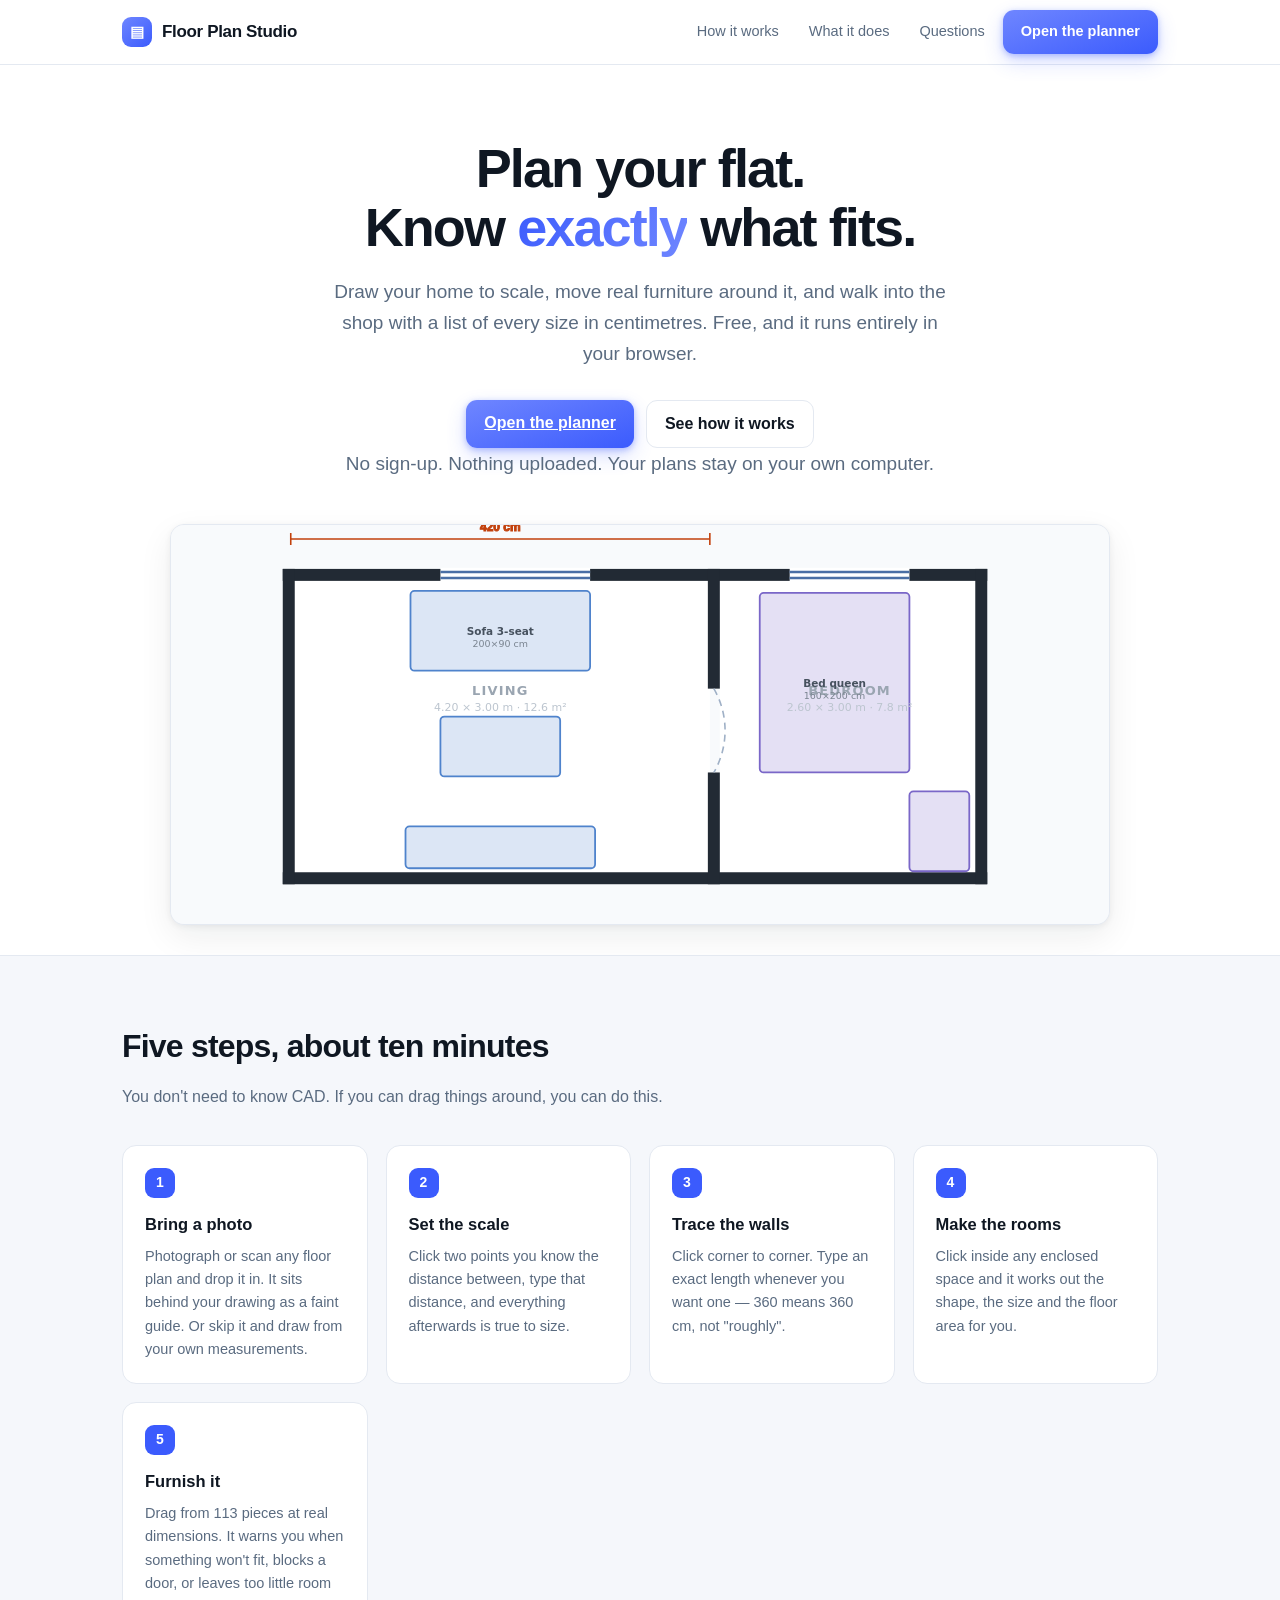
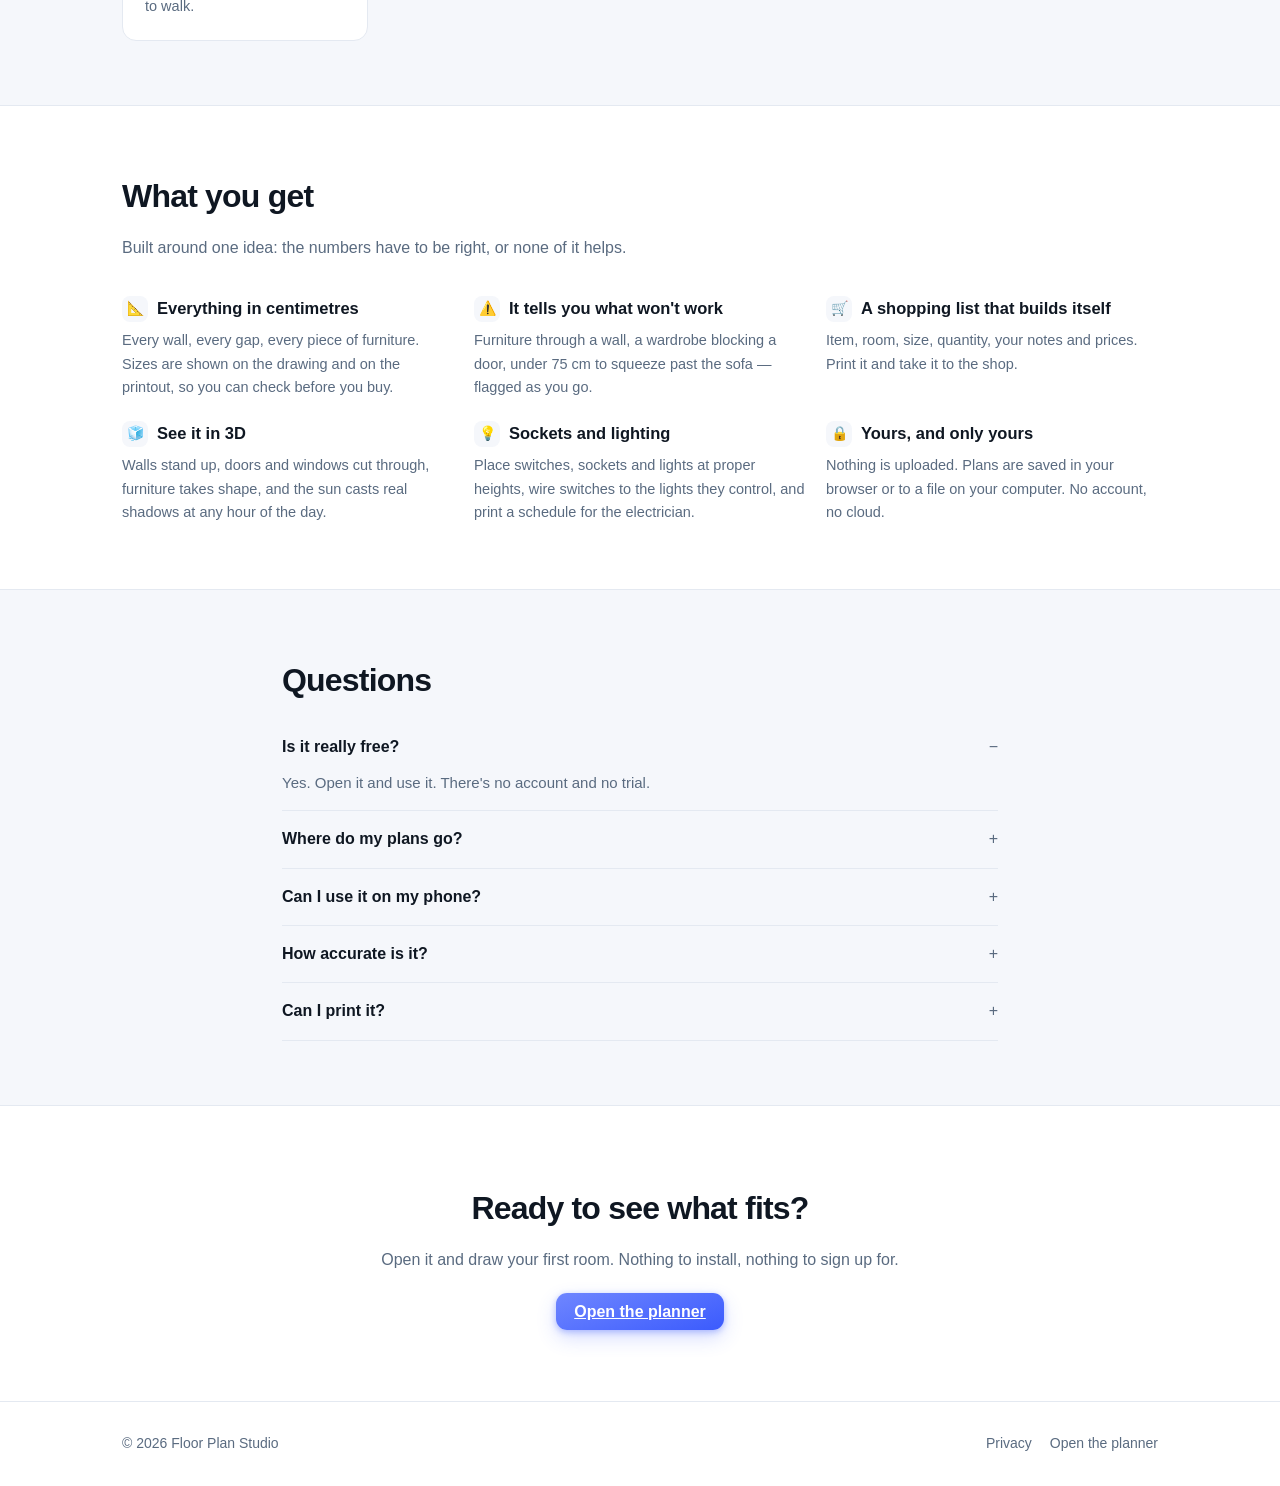
<file: docs/index.html>
<!DOCTYPE html>
<html lang="en">
<head>
<meta charset="utf-8">
<meta name="viewport" content="width=device-width,initial-scale=1">
<title>Floor Plan Studio — plan your flat and know what fits</title>
<meta name="description" content="Draw your flat to scale, arrange the furniture, and get a shopping list with every size in centimetres. Free, works in your browser, nothing uploaded.">
<link rel="icon" href="data:image/svg+xml,<svg xmlns='http://www.w3.org/2000/svg' viewBox='0 0 32 32'><rect width='32' height='32' rx='7' fill='%233b5bfd'/><path d='M8 9h16M8 16h16M8 23h16' stroke='white' stroke-width='2.4' stroke-linecap='round'/></svg>">
<style>
  :root{
    --ink:#0f1722; --muted:#5a6b80; --line:#e4e9f1; --bg:#ffffff;
    --soft:#f5f7fb; --accent:#3b5bfd; --accent-2:#6f86ff;
    --r:14px; --sh:0 2px 6px rgba(15,23,34,.06),0 12px 34px rgba(15,23,34,.07);
  }
  *{box-sizing:border-box}
  html{scroll-behavior:smooth}
  body{margin:0;font:16px/1.65 ui-sans-serif,-apple-system,BlinkMacSystemFont,
       "Segoe UI",Roboto,Helvetica,Arial,sans-serif;color:var(--ink);background:var(--bg);
       -webkit-font-smoothing:antialiased}
  .wrap{max-width:1080px;margin:0 auto;padding:0 22px}
  a{color:var(--accent)}

  header{position:sticky;top:0;z-index:20;background:rgba(255,255,255,.86);
         backdrop-filter:blur(12px);border-bottom:1px solid var(--line)}
  header .wrap{display:flex;align-items:center;gap:14px;height:64px}
  .brand{display:flex;align-items:center;gap:10px;font-weight:750;letter-spacing:-.02em;
         font-size:17px;text-decoration:none;color:var(--ink)}
  .brand i{width:30px;height:30px;border-radius:9px;display:grid;place-items:center;
     background:linear-gradient(140deg,var(--accent-2),var(--accent));color:#fff;
     font-style:normal;font-size:15px}
  header nav{margin-left:auto;display:flex;gap:6px;align-items:center}
  header nav a{color:var(--muted);text-decoration:none;padding:8px 12px;border-radius:9px;
     font-size:14.5px;font-weight:530}
  header nav a:hover{background:var(--soft);color:var(--ink)}
  .cta{background:linear-gradient(160deg,var(--accent-2),var(--accent));color:#fff!important;
     padding:10px 18px!important;border-radius:11px!important;font-weight:620;
     box-shadow:0 2px 6px rgba(59,91,253,.35),0 8px 20px rgba(59,91,253,.2);
     transition:filter .16s,transform .1s}
  .cta:hover{filter:brightness(1.07);background:linear-gradient(160deg,var(--accent-2),var(--accent))!important}
  .cta:active{transform:translateY(1px)}

  .hero{padding:74px 0 30px;text-align:center}
  .hero h1{font-size:clamp(34px,5.2vw,54px);line-height:1.1;letter-spacing:-.035em;
     margin:0 0 18px;font-weight:770}
  .hero h1 em{font-style:normal;background:linear-gradient(120deg,var(--accent),var(--accent-2));
     -webkit-background-clip:text;background-clip:text;color:transparent}
  .hero p{font-size:19px;color:var(--muted);max-width:39rem;margin:0 auto 30px}
  .hero .btns{display:flex;gap:12px;justify-content:center;flex-wrap:wrap}
  .ghost{border:1px solid var(--line);padding:10px 18px;border-radius:11px;
     text-decoration:none;color:var(--ink);font-weight:560;background:#fff}
  .ghost:hover{border-color:var(--muted)}
  .note{font-size:13.5px;color:var(--muted);margin-top:18px}

  .shot{margin:44px auto 0;max-width:940px;border-radius:var(--r);overflow:hidden;
     border:1px solid var(--line);box-shadow:var(--sh);background:var(--soft)}
  .shot svg{display:block;width:100%;height:auto}

  section{padding:64px 0}
  section.alt{background:var(--soft);border-top:1px solid var(--line);
              border-bottom:1px solid var(--line)}
  h2{font-size:clamp(24px,3.2vw,32px);letter-spacing:-.025em;margin:0 0 12px;font-weight:730}
  .lede{color:var(--muted);max-width:38rem;margin:0 0 34px}

  .steps{display:grid;grid-template-columns:repeat(auto-fit,minmax(215px,1fr));gap:18px}
  .step{background:#fff;border:1px solid var(--line);border-radius:var(--r);padding:22px}
  section.alt .step{background:#fff}
  .step .n{width:30px;height:30px;border-radius:9px;background:var(--accent);color:#fff;
     display:grid;place-items:center;font-weight:700;font-size:14px;margin-bottom:13px}
  .step h3{margin:0 0 7px;font-size:16.5px;font-weight:660}
  .step p{margin:0;color:var(--muted);font-size:14.5px;line-height:1.6}

  .feats{display:grid;grid-template-columns:repeat(auto-fit,minmax(255px,1fr));gap:20px}
  .feat h3{margin:0 0 6px;font-size:16.5px;font-weight:660;display:flex;align-items:center;gap:9px}
  .feat h3 span{width:26px;height:26px;border-radius:8px;background:var(--soft);
     display:grid;place-items:center;font-size:14px}
  section.alt .feat h3 span{background:#eef1f7}
  .feat p{margin:0;color:var(--muted);font-size:14.5px}

  .faq details{border-bottom:1px solid var(--line);padding:15px 0}
  .faq summary{cursor:pointer;font-weight:600;list-style:none;display:flex;
     justify-content:space-between;gap:16px}
  .faq summary::-webkit-details-marker{display:none}
  .faq summary::after{content:"+";color:var(--muted);font-weight:400}
  .faq details[open] summary::after{content:"−"}
  .faq p{color:var(--muted);margin:10px 0 0;font-size:15px}

  .final{text-align:center;padding:76px 0}
  footer{border-top:1px solid var(--line);padding:30px 0;color:var(--muted);font-size:14px}
  footer .wrap{display:flex;gap:18px;flex-wrap:wrap;align-items:center}
  footer a{color:var(--muted);text-decoration:none}
  footer a:hover{color:var(--ink)}
  footer .sp{flex:1}
  @media (max-width:640px){
    header nav a:not(.cta){display:none}
    .hero{padding:48px 0 20px}
  }
</style>
</head>
<body>

<header><div class="wrap">
  <a class="brand" href="#"><i>▤</i>Floor Plan Studio</a>
  <nav>
    <a href="#how">How it works</a>
    <a href="#what">What it does</a>
    <a href="#faq">Questions</a>
    <a class="cta" href="app.html">Open the planner</a>
  </nav>
</div></header>

<div class="wrap hero">
  <h1>Plan your flat.<br>Know <em>exactly</em> what fits.</h1>
  <p>Draw your home to scale, move real furniture around it, and walk into the shop
     with a list of every size in centimetres. Free, and it runs entirely in your browser.</p>
  <div class="btns">
    <a class="cta" href="app.html">Open the planner</a>
    <a class="ghost" href="#how">See how it works</a>
  </div>
  <p class="note">No sign-up. Nothing uploaded. Your plans stay on your own computer.</p>

  <!-- inline illustration: a small plan, drawn to the same conventions as the app -->
  <div class="shot"><svg viewBox="0 0 940 400" role="img"
       aria-label="A floor plan with two rooms, furniture and dimensions">
    <rect width="940" height="400" fill="#f8fafc"/>
    <g transform="translate(120,52)">
      <rect x="0" y="0" width="420" height="300" fill="#fff"/>
      <rect x="430" y="0" width="260" height="300" fill="#fff"/>
      <g fill="#222a34">
        <rect x="-8" y="-8" width="706" height="12"/><rect x="-8" y="296" width="706" height="12"/>
        <rect x="-8" y="-8" width="12" height="316"/><rect x="686" y="-8" width="12" height="316"/>
        <rect x="418" y="-8" width="12" height="120"/><rect x="418" y="196" width="12" height="112"/>
      </g>
      <rect x="150" y="-9" width="150" height="14" fill="#fff"/>
      <line x1="150" y1="-5" x2="300" y2="-5" stroke="#4a6fa5" stroke-width="2.5"/>
      <line x1="150" y1="1" x2="300" y2="1" stroke="#4a6fa5" stroke-width="2.5"/>
      <rect x="500" y="-9" width="120" height="14" fill="#fff"/>
      <line x1="500" y1="-5" x2="620" y2="-5" stroke="#4a6fa5" stroke-width="2.5"/>
      <line x1="500" y1="1" x2="620" y2="1" stroke="#4a6fa5" stroke-width="2.5"/>
      <path d="M424 112 A84 84 0 0 1 424 196" fill="none" stroke="#9fb0c6"
            stroke-width="1.6" stroke-dasharray="7 5"/>
      <g fill="#4f83cc33" stroke="#4f83cc" stroke-width="1.8">
        <rect x="120" y="14" width="180" height="80" rx="4"/>
        <rect x="150" y="140" width="120" height="60" rx="4"/>
        <rect x="115" y="250" width="190" height="42" rx="4"/>
      </g>
      <g fill="#7a67c833" stroke="#7a67c8" stroke-width="1.8">
        <rect x="470" y="16" width="150" height="180" rx="4"/>
        <rect x="620" y="215" width="60" height="80" rx="4"/>
      </g>
      <g font-family="ui-sans-serif,system-ui,sans-serif" text-anchor="middle">
        <text x="210" y="118" font-size="13" fill="#9aa5b1" font-weight="700"
              letter-spacing="1.2">LIVING</text>
        <text x="210" y="134" font-size="11" fill="#bcc5cf">4.20 × 3.00 m · 12.6 m²</text>
        <text x="560" y="118" font-size="13" fill="#9aa5b1" font-weight="700"
              letter-spacing="1.2">BEDROOM</text>
        <text x="560" y="134" font-size="11" fill="#bcc5cf">2.60 × 3.00 m · 7.8 m²</text>
        <text x="210" y="58" font-size="10.5" fill="#46515e" font-weight="600">Sofa 3-seat</text>
        <text x="210" y="70" font-size="9.5" fill="#79838f">200×90 cm</text>
        <text x="545" y="110" font-size="10.5" fill="#46515e" font-weight="600">Bed queen</text>
        <text x="545" y="122" font-size="9.5" fill="#79838f">160×200 cm</text>
      </g>
      <g stroke="#c2410c" fill="#c2410c" font-family="ui-sans-serif,sans-serif">
        <line x1="0" y1="-38" x2="420" y2="-38" stroke-width="1.6"/>
        <line x1="0" y1="-44" x2="0" y2="-32" stroke-width="1.6"/>
        <line x1="420" y1="-44" x2="420" y2="-32" stroke-width="1.6"/>
        <text x="210" y="-46" font-size="12" font-weight="700" text-anchor="middle">420 cm</text>
      </g>
    </g>
  </svg></div>
</div>

<section id="how" class="alt"><div class="wrap">
  <h2>Five steps, about ten minutes</h2>
  <p class="lede">You don't need to know CAD. If you can drag things around, you can do this.</p>
  <div class="steps">
    <div class="step"><div class="n">1</div><h3>Bring a photo</h3>
      <p>Photograph or scan any floor plan and drop it in. It sits behind your
         drawing as a faint guide. Or skip it and draw from your own measurements.</p></div>
    <div class="step"><div class="n">2</div><h3>Set the scale</h3>
      <p>Click two points you know the distance between, type that distance,
         and everything afterwards is true to size.</p></div>
    <div class="step"><div class="n">3</div><h3>Trace the walls</h3>
      <p>Click corner to corner. Type an exact length whenever you want one —
         360 means 360 cm, not "roughly".</p></div>
    <div class="step"><div class="n">4</div><h3>Make the rooms</h3>
      <p>Click inside any enclosed space and it works out the shape, the size
         and the floor area for you.</p></div>
    <div class="step"><div class="n">5</div><h3>Furnish it</h3>
      <p>Drag from 113 pieces at real dimensions. It warns you when something
         won't fit, blocks a door, or leaves too little room to walk.</p></div>
  </div>
</div></section>

<section id="what"><div class="wrap">
  <h2>What you get</h2>
  <p class="lede">Built around one idea: the numbers have to be right, or none of it helps.</p>
  <div class="feats">
    <div class="feat"><h3><span>📐</span>Everything in centimetres</h3>
      <p>Every wall, every gap, every piece of furniture. Sizes are shown on the
         drawing and on the printout, so you can check before you buy.</p></div>
    <div class="feat"><h3><span>⚠️</span>It tells you what won't work</h3>
      <p>Furniture through a wall, a wardrobe blocking a door, under 75 cm to
         squeeze past the sofa — flagged as you go.</p></div>
    <div class="feat"><h3><span>🛒</span>A shopping list that builds itself</h3>
      <p>Item, room, size, quantity, your notes and prices. Print it and take it
         to the shop.</p></div>
    <div class="feat"><h3><span>🧊</span>See it in 3D</h3>
      <p>Walls stand up, doors and windows cut through, furniture takes shape,
         and the sun casts real shadows at any hour of the day.</p></div>
    <div class="feat"><h3><span>💡</span>Sockets and lighting</h3>
      <p>Place switches, sockets and lights at proper heights, wire switches to
         the lights they control, and print a schedule for the electrician.</p></div>
    <div class="feat"><h3><span>🔒</span>Yours, and only yours</h3>
      <p>Nothing is uploaded. Plans are saved in your browser or to a file on
         your computer. No account, no cloud.</p></div>
  </div>
</div></section>

<section id="faq" class="alt"><div class="wrap" style="max-width:760px">
  <h2>Questions</h2>
  <div class="faq">
    <details open><summary>Is it really free?</summary>
      <p>Yes. Open it and use it. There's no account and no trial.</p></details>
    <details><summary>Where do my plans go?</summary>
      <p>Into your own browser's storage, and into files you save yourself.
         Nothing is sent to a server — the page has no way to upload anything.</p></details>
    <details><summary>Can I use it on my phone?</summary>
      <p>You can view and adjust a plan, and pinch to zoom in 3D. Drawing a flat
         from scratch is much easier on a laptop.</p></details>
    <details><summary>How accurate is it?</summary>
      <p>As accurate as the numbers you give it. Calibrate the photo carefully,
         or type real tape-measure lengths, and it's exact. A photo of a sketch is
         only ever as good as the sketch — always measure before buying something
         expensive.</p></details>
    <details><summary>Can I print it?</summary>
      <p>Yes — the plan on one page, your shopping list on the next, and a room
         schedule after that. Or export a PNG to send to a carpenter.</p></details>
  </div>
</div></section>

<div class="wrap final">
  <h2>Ready to see what fits?</h2>
  <p class="lede" style="margin:12px auto 26px">Open it and draw your first room.
     Nothing to install, nothing to sign up for.</p>
  <a class="cta" href="app.html">Open the planner</a>
</div>

<footer><div class="wrap">
  <span>© <span id="yr">2026</span> Floor Plan Studio</span>
  <span class="sp"></span>
  <a href="privacy.html">Privacy</a>
  <a href="app.html">Open the planner</a>
</div></footer>
<script>document.getElementById("yr").textContent=new Date().getFullYear();</script>
</body>
</html>
</file>
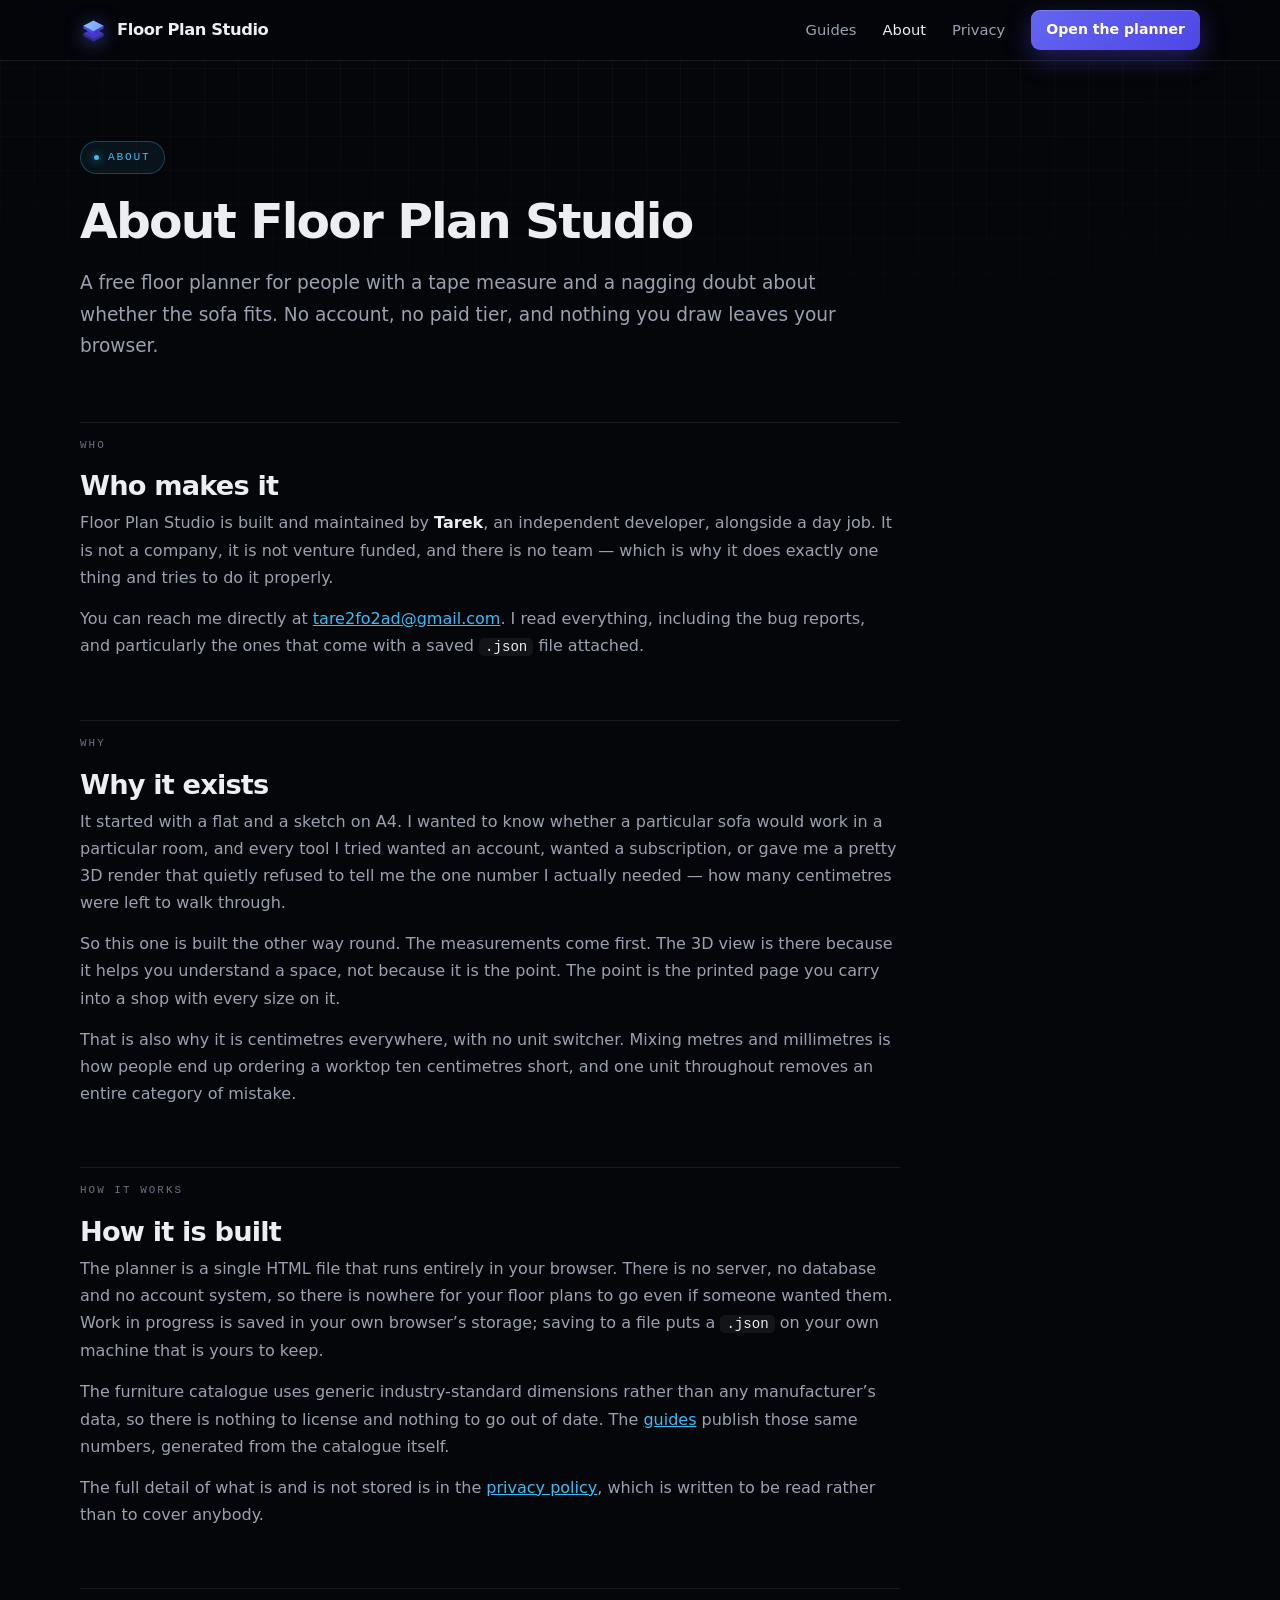
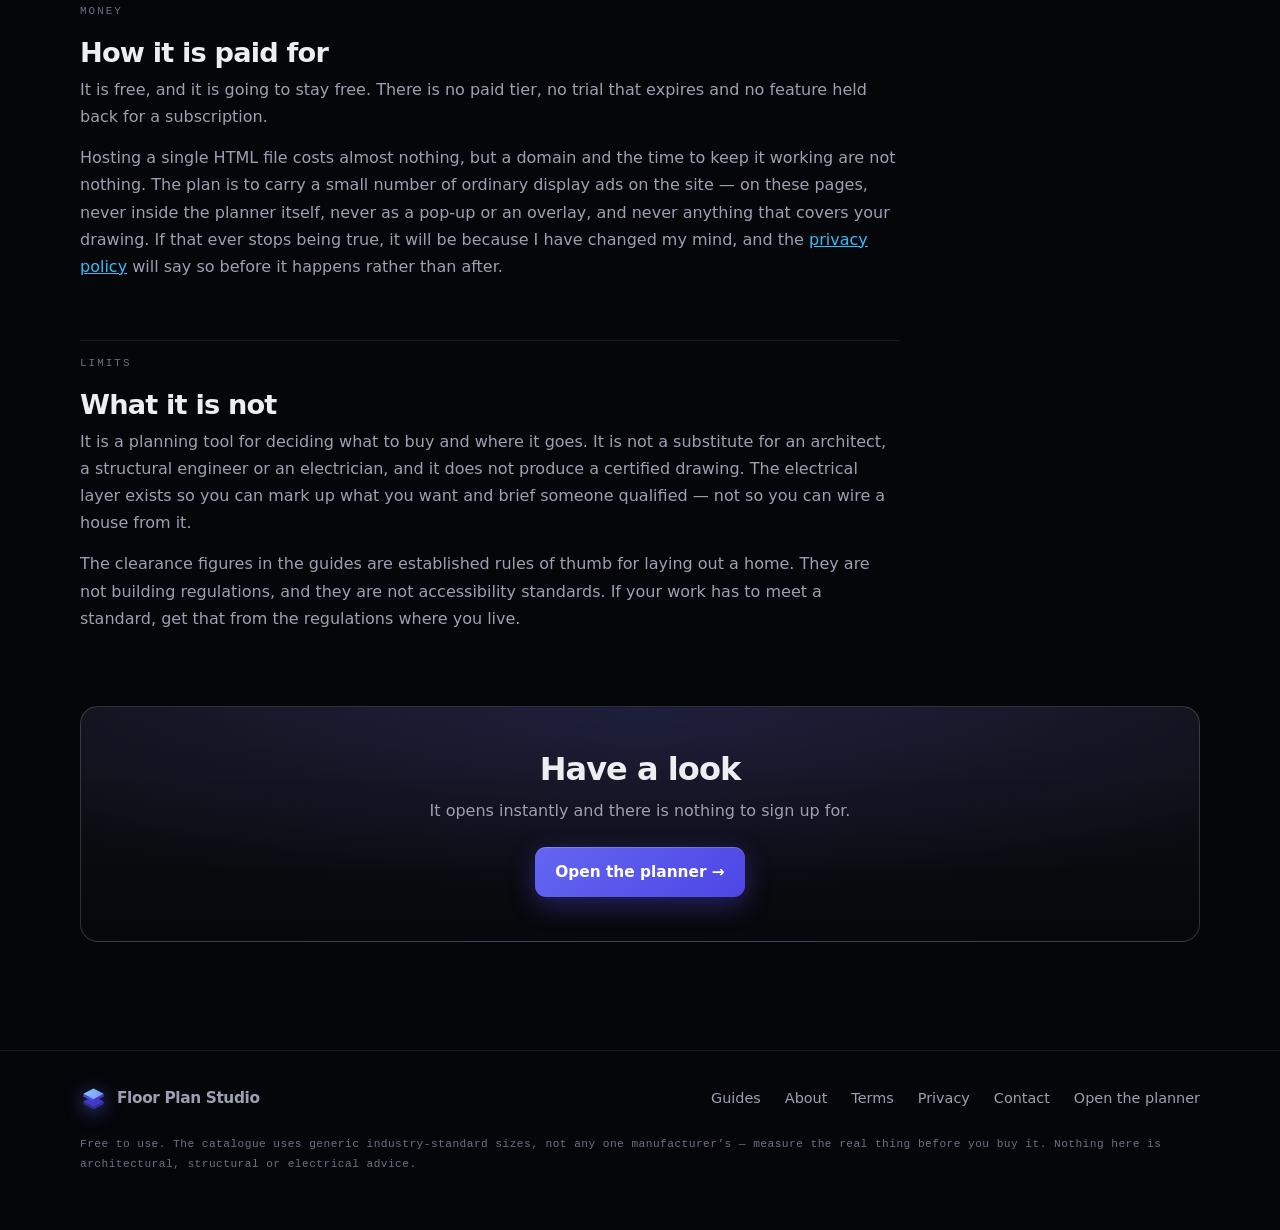
<file: about.html>
<!doctype html>
<html lang="en">
<head>
<meta charset="utf-8">
<meta name="viewport" content="width=device-width,initial-scale=1">
<meta name="theme-color" content="#05060A">
<title>About Floor Plan Studio — who makes it and why it is free</title>
<meta name="description" content="Floor Plan Studio is a free floor planner built by an independent developer. Here is who is behind it, why it exists, how it is paid for, and how to get in touch.">
<link rel="canonical" href="https://tarekfouad97.github.io/Floor-Plan-Studio/about.html">
<meta name="robots" content="index,follow,max-image-preview:large">
<meta property="og:title" content="About Floor Plan Studio — who makes it and why it is free">
<meta property="og:description" content="Floor Plan Studio is a free floor planner built by an independent developer. Here is who is behind it, why it exists, how it is paid for, and how to get in touch.">
<meta property="og:type" content="article">
<meta property="og:url" content="https://tarekfouad97.github.io/Floor-Plan-Studio/about.html">
<meta name="twitter:card" content="summary">
<link rel="icon" href="data:image/svg+xml,<svg xmlns='http://www.w3.org/2000/svg' viewBox='0 0 32 32'><defs><linearGradient id='g' x1='4' y1='2' x2='28' y2='20' gradientUnits='userSpaceOnUse'><stop stop-color='%237DD3FC'/><stop offset='1' stop-color='%23818CF8'/></linearGradient></defs><path d='M4 19.5 16 26 16 29 4 22.5Z' fill='%23312E81'/><path d='M28 19.5 16 26 16 29 28 22.5Z' fill='%233730A3'/><path d='M16 13 28 19.5 16 26 4 19.5Z' fill='%234338CA'/><path d='M4 10.5 16 17 16 20 4 13.5Z' fill='%234F46E5'/><path d='M28 10.5 16 17 16 20 28 13.5Z' fill='%234338CA'/><path d='M16 4 28 10.5 16 17 4 10.5Z' fill='url(%23g)'/></svg>">
<link rel="stylesheet" href="site.css">
</head>
<body>
<a class="skip" href="#main">Skip to content</a>

<header>
  <div class="hbar">
    <a class="mark" href="index.html"><span class="tile"><svg viewBox="0 0 32 32" fill="none" aria-hidden="true"><defs><linearGradient id="mk0" x1="4" y1="2" x2="28" y2="20" gradientUnits="userSpaceOnUse"><stop stop-color="#7DD3FC"/><stop offset="1" stop-color="#818CF8"/></linearGradient></defs><path d="M4 19.5 16 26 16 29 4 22.5Z" fill="#312E81"/><path d="M28 19.5 16 26 16 29 28 22.5Z" fill="#3730A3"/><path d="M16 13 28 19.5 16 26 4 19.5Z" fill="#4338CA"/><path d="M4 10.5 16 17 16 20 4 13.5Z" fill="#4F46E5"/><path d="M28 10.5 16 17 16 20 28 13.5Z" fill="#4338CA"/><path d="M16 4 28 10.5 16 17 4 10.5Z" fill="url(#mk0)"/></svg></span>Floor Plan Studio</a>
    <nav>
      <a href="guides.html">Guides</a>
      <a href="about.html" aria-current="page">About</a>
      <a href="privacy.html">Privacy</a>
      <a class="btn" href="app.html?v=2026-09-07.1">Open the planner</a>
    </nav>
  </div>
</header>

<div class="wrap head">
  <span class="eyebrow"><span class="dot"></span>About</span>
  <h1>About Floor Plan Studio</h1>
  <p class="sum">A free floor planner for people with a tape measure and a nagging doubt
  about whether the sofa fits. No account, no paid tier, and nothing you draw leaves your
  browser.</p>
</div>

<main id="main"><div class="wrap">

<section class="col">
  <span class="ref">Who</span>
  <h2>Who makes it</h2>
  <p>Floor Plan Studio is built and maintained by <b>Tarek</b>, an independent developer,
  alongside a day job. It is not a company, it is not venture funded, and there is no
  team &mdash; which is why it does exactly one thing and tries to do it properly.</p>
  <p>You can reach me directly at
  <a href="mailto:tare2fo2ad@gmail.com">tare2fo2ad@gmail.com</a>. I read everything,
  including the bug reports, and particularly the ones that come with a saved
  <code>.json</code> file attached.</p>
</section>

<section class="col">
  <span class="ref">Why</span>
  <h2>Why it exists</h2>
  <p>It started with a flat and a sketch on A4. I wanted to know whether a particular
  sofa would work in a particular room, and every tool I tried wanted an account, wanted
  a subscription, or gave me a pretty 3D render that quietly refused to tell me the one
  number I actually needed &mdash; how many centimetres were left to walk through.</p>
  <p>So this one is built the other way round. The measurements come first. The 3D view
  is there because it helps you understand a space, not because it is the point. The
  point is the printed page you carry into a shop with every size on it.</p>
  <p>That is also why it is centimetres everywhere, with no unit switcher. Mixing metres
  and millimetres is how people end up ordering a worktop ten centimetres short, and one
  unit throughout removes an entire category of mistake.</p>
</section>

<section class="col">
  <span class="ref">How it works</span>
  <h2>How it is built</h2>
  <p>The planner is a single HTML file that runs entirely in your browser. There is no
  server, no database and no account system, so there is nowhere for your floor plans to
  go even if someone wanted them. Work in progress is saved in your own browser&rsquo;s
  storage; saving to a file puts a <code>.json</code> on your own machine that is yours
  to keep.</p>
  <p>The furniture catalogue uses generic industry-standard dimensions rather than any
  manufacturer&rsquo;s data, so there is nothing to license and nothing to go out of
  date. The <a href="guides.html">guides</a> publish those same numbers, generated from
  the catalogue itself.</p>
  <p>The full detail of what is and is not stored is in the
  <a href="privacy.html">privacy policy</a>, which is written to be read rather than to
  cover anybody.</p>
</section>

<section class="col">
  <span class="ref">Money</span>
  <h2>How it is paid for</h2>
  <p>It is free, and it is going to stay free. There is no paid tier, no trial that
  expires and no feature held back for a subscription.</p>
  <p>Hosting a single HTML file costs almost nothing, but a domain and the time to keep
  it working are not nothing. The plan is to carry a small number of ordinary display ads
  on the site &mdash; on these pages, never inside the planner itself, never as a pop-up
  or an overlay, and never anything that covers your drawing. If that ever stops being
  true, it will be because I have changed my mind, and the
  <a href="privacy.html">privacy policy</a> will say so before it happens rather than
  after.</p>
</section>

<section class="col">
  <span class="ref">Limits</span>
  <h2>What it is not</h2>
  <p>It is a planning tool for deciding what to buy and where it goes. It is not a
  substitute for an architect, a structural engineer or an electrician, and it does not
  produce a certified drawing. The electrical layer exists so you can mark up what you
  want and brief someone qualified &mdash; not so you can wire a house from it.</p>
  <p>The clearance figures in the guides are established rules of thumb for laying out a
  home. They are not building regulations, and they are not accessibility standards. If
  your work has to meet a standard, get that from the regulations where you live.</p>
</section>

</div>


<div class="wrap">
  <div class="cta">
    <h2>Have a look</h2>
    <p>It opens instantly and there is nothing to sign up for.</p>
    <a class="btn btn-lg" href="app.html?v=2026-09-07.1">Open the planner &rarr;</a>
  </div>
</div>

</main>

<footer>
  <div class="foot">
    <a class="mark" href="index.html" style="font-size:.96rem"><span class="tile"><svg viewBox="0 0 32 32" fill="none" aria-hidden="true"><defs><linearGradient id="mk1" x1="4" y1="2" x2="28" y2="20" gradientUnits="userSpaceOnUse"><stop stop-color="#7DD3FC"/><stop offset="1" stop-color="#818CF8"/></linearGradient></defs><path d="M4 19.5 16 26 16 29 4 22.5Z" fill="#312E81"/><path d="M28 19.5 16 26 16 29 28 22.5Z" fill="#3730A3"/><path d="M16 13 28 19.5 16 26 4 19.5Z" fill="#4338CA"/><path d="M4 10.5 16 17 16 20 4 13.5Z" fill="#4F46E5"/><path d="M28 10.5 16 17 16 20 28 13.5Z" fill="#4338CA"/><path d="M16 4 28 10.5 16 17 4 10.5Z" fill="url(#mk1)"/></svg></span>Floor Plan Studio</a>
    <span class="sp"></span>
    <a href="guides.html">Guides</a>
    <a href="about.html">About</a>
    <a href="terms.html">Terms</a>
    <a href="privacy.html">Privacy</a>
    <a href="mailto:tare2fo2ad@gmail.com">Contact</a>
    <a href="app.html?v=2026-09-07.1">Open the planner</a>
    <div class="fine">Free to use. The catalogue uses generic industry-standard
      sizes, not any one manufacturer&rsquo;s &mdash; measure the real thing before
      you buy it. Nothing here is architectural, structural or electrical advice.</div>
  </div>
</footer>
<script src="ads.js"></script>
</body>
</html>
</file>
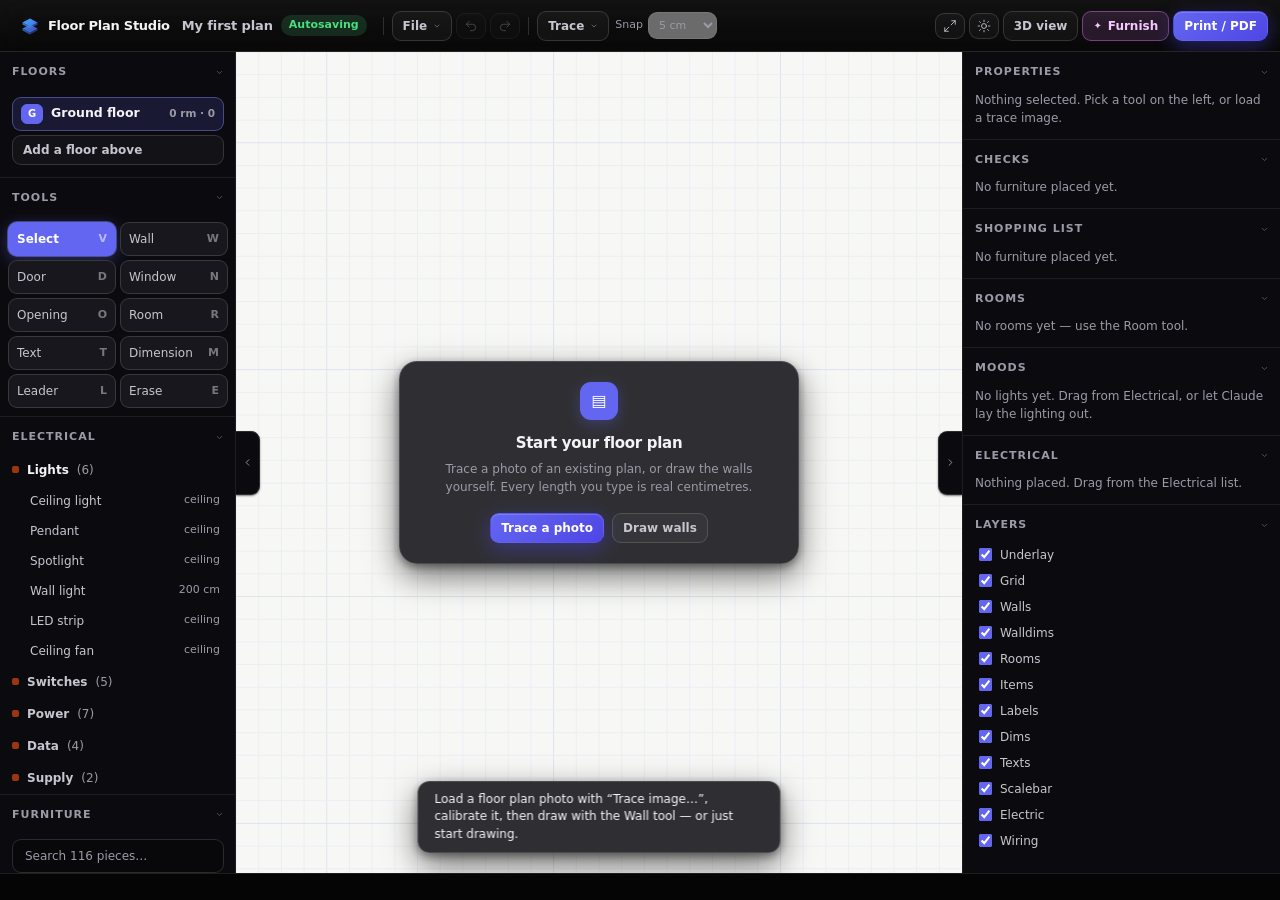
<file: app.html>
<!DOCTYPE html>
<html lang="en">
<head>
<meta charset="utf-8">
<meta name="viewport" content="width=device-width,initial-scale=1">
<meta name="theme-color" content="#050505">
<title>Floor Plan Studio — the planner</title>
<meta name="description" content="Draw your flat to scale in centimetres, place real furniture, check the clearances, and print a plan and a shopping list. Free, no account, and nothing you draw leaves your browser.">
<link rel="canonical" href="https://tarekfouad97.github.io/Floor-Plan-Studio/app.html">
<meta name="robots" content="index,follow">
<link rel="icon" href="data:image/svg+xml,<svg xmlns='http://www.w3.org/2000/svg' viewBox='0 0 32 32'><defs><linearGradient id='g' x1='4' y1='2' x2='28' y2='20' gradientUnits='userSpaceOnUse'><stop stop-color='%237DD3FC'/><stop offset='1' stop-color='%23818CF8'/></linearGradient></defs><path d='M4 19.5 16 26 16 29 4 22.5Z' fill='%23312E81'/><path d='M28 19.5 16 26 16 29 28 22.5Z' fill='%233730A3'/><path d='M16 13 28 19.5 16 26 4 19.5Z' fill='%234338CA'/><path d='M4 10.5 16 17 16 20 4 13.5Z' fill='%234F46E5'/><path d='M28 10.5 16 17 16 20 28 13.5Z' fill='%234338CA'/><path d='M16 4 28 10.5 16 17 4 10.5Z' fill='url(%23g)'/></svg>">
<style>
  /* ==================================================================
     TOKENS
     One dark shell, the same one the public site wears: near-black
     ground, glass panels, a hairline of white for every edge. Indigo is
     spent only on selection, the active tool and the primary action;
     fuchsia is spent only on the Claude action.

     The drawing sheet is deliberately NOT part of this. It is a separate
     surface with its own light/dark switch in the toolbar, because it is
     the thing that gets printed.
     ================================================================== */
  :root{
    color-scheme:dark;
    --app:#050505; --panel:#0B0B0F; --raised:#17171D; --sunk:#08080B;
    --glass:rgba(255,255,255,.035); --glass-2:rgba(255,255,255,.07);
    --line:rgba(255,255,255,.08); --line-2:rgba(255,255,255,.14);
    --line-3:rgba(255,255,255,.26);
    /* --fg-3 is the dimmest tone allowed to carry TEXT: measured 7.1:1 on
       --panel and 6.0:1 on --raised. --fg-4 is for hairlines and dormant
       glyphs only, never a label. */
    --fg:#F4F4F6; --fg-2:#C6C6D0; --fg-3:#9B9BA8; --fg-4:#6A6A76;
    /* alias: 14 inline styles in the markup reach for --muted. Undefined, they
       silently inherited --fg and rendered secondary labels at full strength. */
    --muted:var(--fg-3);
    --accent:#6366F1; --accent-2:#4F46E5; --accent-ink:#FFFFFF;
    --accent-soft:#C7D2FE; --cyan:#38BDF8;
    --signal:#E879F9; --signal-soft:#F5C8FF; --signal-ink:#1B0620;
    --accent-wash:rgba(99,102,241,.16); --accent-line:rgba(129,140,248,.44);
    --warn:#FBBF24; --warn-wash:rgba(251,191,36,.12); --warn-line:rgba(251,191,36,.30);
    --err:#FB7185;  --err-wash:rgba(251,113,133,.13); --err-line:rgba(251,113,133,.34);
    --ok:#4ADE80;   --ok-wash:rgba(74,222,128,.15);
    /* the drawing sheet. Light by default; the toolbar switch flips it, and
       @media print forces it back to white whatever the switch says. */
    --paper:#F7F7F5; --paper-edge:#D8D8D3; --paper-grid:rgba(22,32,49,.13);
    --sh-1:0 1px 2px rgba(0,0,0,.5);
    --sh-2:0 4px 10px rgba(0,0,0,.45),0 12px 24px rgba(0,0,0,.34);
    --sh-3:0 12px 32px rgba(0,0,0,.55),0 3px 8px rgba(0,0,0,.4);
    --sh-4:0 28px 70px rgba(0,0,0,.72),0 8px 24px rgba(0,0,0,.46);
    --r:12px; --r-sm:9px; --r-xs:6px; --r-lg:18px;
    --mk:url("data:image/svg+xml,<svg xmlns='http://www.w3.org/2000/svg' viewBox='0 0 32 32'><path d='M16 4 28 10.5 16 17 4 10.5Z' fill='black'/><path d='M4 10.5 16 17 16 20 4 13.5Z' fill='black' opacity='.75'/><path d='M28 10.5 16 17 16 20 28 13.5Z' fill='black' opacity='.55'/><path d='M16 13.6 28 20.1 16 26.6 4 20.1Z' fill='black' opacity='.85'/><path d='M4 20.1 16 26.6 16 29.6 4 23.1Z' fill='black' opacity='.6'/><path d='M28 20.1 16 26.6 16 29.6 28 23.1Z' fill='black' opacity='.45'/></svg>");
    --display:-apple-system,BlinkMacSystemFont,"Segoe UI",Roboto,ui-sans-serif,
              system-ui,"Helvetica Neue",Arial,sans-serif;
    /* 4px grid */
    --s1:4px; --s2:8px; --s3:12px; --s4:16px; --s5:20px; --s6:24px;
    /* motion */
    --enter:cubic-bezier(.16,1,.3,1);
    --exit:cubic-bezier(.4,0,.2,1);
    --spring:cubic-bezier(.34,1.56,.5,1);
    --t-in:200ms; --t-out:120ms; --t-slow:260ms;
    --lw:236px; --rw:318px; --pad-l:236px; --pad-r:318px;
  }

  /* every motion in the file answers to this */
  @media (prefers-reduced-motion:reduce){
    *,*::before,*::after{animation-duration:.01ms!important;
      animation-iteration-count:1!important;transition-duration:.01ms!important;
      scroll-behavior:auto!important}
  }

  *{box-sizing:border-box}
  html,body{height:100%;margin:0}
  body{font:13px/1.5 var(--display),ui-sans-serif,system-ui,-apple-system,BlinkMacSystemFont,
       "Segoe UI",Roboto,"Helvetica Neue",sans-serif;
       color:var(--fg);background:var(--app);overflow:hidden;
       -webkit-font-smoothing:antialiased;text-rendering:optimizeLegibility;
       transition:background var(--t-slow) var(--enter),color var(--t-slow) var(--enter)}
  button,input,select,textarea{font:inherit;color:inherit}
  /* every measurement in the interface, so digits stop jittering on drag */
  .tnum,#status b,.row input,table.t td.n,table.t th.n,.it .d,#numchip,
  #measure,.pf b,.u{font-variant-numeric:tabular-nums;
       font-feature-settings:"tnum" 1,"cv01" 1}

  ::-webkit-scrollbar{width:9px;height:9px}
  ::-webkit-scrollbar-thumb{background:var(--line-3);border-radius:8px;
       border:2px solid transparent;background-clip:padding-box}
  ::-webkit-scrollbar-thumb:hover{background:var(--fg-4);background-clip:padding-box}
  ::-webkit-scrollbar-track{background:transparent}

  /* app assembles once, on first paint */
  @keyframes barIn  {from{opacity:0;transform:translateY(-8px)} to{opacity:1;transform:none}}
  @keyframes leftIn {from{opacity:0;transform:translateX(-12px)}to{opacity:1;transform:none}}
  @keyframes rightIn{from{opacity:0;transform:translateX(12px)} to{opacity:1;transform:none}}
  @keyframes stageIn{from{opacity:0;transform:scale(.99)}       to{opacity:1;transform:none}}
  body.boot #bar   {animation:barIn   .42s var(--enter) both}
  body.boot #left  {animation:leftIn  .46s var(--enter) .05s both}
  body.boot #right {animation:rightIn .46s var(--enter) .05s both}
  body.boot #stage {animation:stageIn .5s  var(--enter) .09s both}
  body.boot #status{animation:barIn   .42s var(--enter) .12s both}

  /* ==================================================================
     SHELL
     ================================================================== */
  /* Two animations in this file are on layout properties, deliberately, and
     they are the only two: this one and .secbody's height. Both are panel
     chrome, neither is in the drag path, and the transform-only alternatives
     are worse - a translated panel would slide OVER the drawing instead of
     handing it the space, and a scaled section would distort its text. The
     cost they would otherwise carry, re-rendering the plan on every frame of
     the fold, is removed by S.folding below. */
  #app{display:grid;grid-template-columns:var(--lw) 1fr var(--rw);
       grid-template-rows:52px auto 1fr 26px;height:100%;
       transition:grid-template-columns .34s var(--enter)}
  #app.noanim{transition:none}
  #app[data-left="0"]                 {grid-template-columns:0 1fr var(--rw)}
  #app[data-right="0"]                {grid-template-columns:var(--lw) 1fr 0}
  #app[data-left="0"][data-right="0"] {grid-template-columns:0 1fr 0}

  #bar{grid-column:1/4;display:flex;align-items:center;gap:var(--s1);
       padding:0 var(--s3);background:var(--panel);
       border-bottom:1px solid var(--line);overflow-x:auto;overflow-y:hidden;
       position:relative;z-index:10;
       transition:background var(--t-slow) var(--enter),
                  border-color var(--t-slow) var(--enter)}
  #bar::-webkit-scrollbar{height:3px}
  #bar .sp{flex:1}
  #bar .nm{font-weight:560;font-size:13px;white-space:nowrap;color:var(--fg);
       margin-right:var(--s1);letter-spacing:-.01em}
  #bar .home{display:flex;align-items:center;gap:var(--s2);text-decoration:none;
       color:var(--fg-2);font-weight:560;white-space:nowrap;font-size:13px;
       padding:5px var(--s2);border-radius:var(--r-sm);
       transition:background var(--t-out) var(--exit),color var(--t-out) var(--exit)}
  #bar .home:hover{background:var(--raised);color:var(--fg)}
  #bar .home i{width:20px;height:20px;border-radius:0;display:block;flex:none;
       font-style:normal;font-size:0;position:relative;background:none;
       -webkit-mask:var(--mk) center/contain no-repeat;mask:var(--mk) center/contain no-repeat;
       background-image:linear-gradient(135deg,var(--cyan),var(--accent-2));
       transition:transform var(--t-in) var(--spring)}
  #bar .home:hover i{transform:translateY(-1px) scale(1.06)}
  .sep{width:1px;height:18px;background:var(--line-2);flex:none;margin:0 var(--s1)}

  /* ---------- buttons ---------- */
  .btn{border:1px solid var(--line-2);background:var(--raised);color:var(--fg-2);
       border-radius:var(--r-sm);padding:5px 10px;cursor:pointer;white-space:nowrap;
       font-weight:520;font-size:12px;display:inline-flex;align-items:center;gap:6px;
       position:relative;
       transition:background var(--t-out) var(--exit),color var(--t-out) var(--exit),
                  border-color var(--t-out) var(--exit),transform var(--t-out) var(--exit),
                  box-shadow var(--t-out) var(--exit)}
  .btn:hover{background:var(--line);color:var(--fg);border-color:var(--line-3);
       transform:translateY(-1px);box-shadow:var(--sh-1)}
  .btn:active{transform:translateY(0) scale(.975);transition-duration:60ms}
  .btn:focus-visible{outline:2px solid var(--accent);outline-offset:2px}
  .btn:disabled{opacity:.34;cursor:default;transform:none;box-shadow:none}
  .btn.on{background:var(--accent);color:var(--accent-ink);border-color:transparent;
       font-weight:580;box-shadow:0 0 0 1px var(--accent-line),0 2px 8px rgba(99,102,241,.3)}
  .btn.on:hover{background:var(--accent-2);color:var(--accent-ink)}
  .btn.pri{background:var(--accent);color:var(--accent-ink);border-color:transparent;
       font-weight:580;box-shadow:0 1px 2px rgba(0,0,0,.3),0 2px 10px rgba(99,102,241,.26)}
  .btn.pri:hover{background:var(--accent-2);color:var(--accent-ink);
       box-shadow:0 2px 4px rgba(0,0,0,.3),0 6px 18px rgba(99,102,241,.34)}
  /* the Claude action: same single accent, marked by its glyph not a hue */
  .btn.spark{background:var(--accent-wash);color:var(--accent-2);
       border-color:var(--accent-line);font-weight:580}
  .btn.spark:hover{background:var(--accent);color:var(--accent-ink);
       border-color:transparent;box-shadow:0 2px 10px rgba(99,102,241,.32)}
  .btn.spark .sp-star{display:inline-block;font-size:10px;line-height:1;
       animation:twinkle 4.5s var(--enter) infinite}
  @keyframes twinkle{0%,78%,100%{opacity:.8;transform:scale(1)}
                     86%{opacity:1;transform:scale(1.3) rotate(14deg)}}
  .btn.ico{padding:5px 7px;display:grid;place-items:center;line-height:1}
  .btn.ico svg,.btn .ic{width:14px;height:14px;display:block;stroke-width:1.5}
  .btn .caret{width:8px;height:8px;opacity:.5;stroke-width:2.5;
       transition:transform var(--t-in) var(--enter)}
  .btn[aria-expanded="true"] .caret{transform:rotate(180deg)}
  .btn[aria-expanded="true"]{background:var(--accent-wash);color:var(--accent-2);
       border-color:var(--accent-line)}
  a.btn{text-decoration:none}

  /* ==================================================================
     PANELS
     ================================================================== */
  aside{background:var(--panel);overflow:hidden;display:flex;flex-direction:column;
        min-width:0;transition:background var(--t-slow) var(--enter),
        border-color var(--t-slow) var(--enter)}
  aside>.pcontent{width:var(--pw);flex:1;min-height:0;overflow-y:auto;overflow-x:hidden;
        display:flex;flex-direction:column}
  #left{border-right:1px solid var(--line);--pw:var(--pad-l)}
  #right{border-left:1px solid var(--line);--pw:var(--pad-r)}
  #app[data-left="0"] #left,#app[data-right="0"] #right{border-color:transparent}

  .rail{position:absolute;top:50%;transform:translateY(-50%);z-index:6;
        width:24px;height:64px;border:1px solid var(--line-2);background:var(--panel);
        display:grid;place-items:center;cursor:pointer;color:var(--fg-3);
        box-shadow:var(--sh-1);padding:0;
        transition:background var(--t-out) var(--exit),color var(--t-out) var(--exit),
                   transform var(--t-in) var(--enter)}
  .rail:hover{background:var(--accent);color:var(--accent-ink);border-color:transparent}
  #railL:hover{transform:translateY(-50%) translateX(3px)}
  #railR:hover{transform:translateY(-50%) translateX(-3px)}
  .rail:focus-visible{outline:2px solid var(--accent);outline-offset:2px}
  .rail svg{width:11px;height:11px;stroke-width:2;transition:transform .3s var(--enter)}
  #railL{left:0;border-left:none;border-radius:0 9px 9px 0}
  #railR{right:0;border-right:none;border-radius:9px 0 0 9px}
  #app[data-left="0"]  #railL svg{transform:rotate(180deg)}
  #app[data-right="0"] #railR svg{transform:rotate(180deg)}

  /* section headers */
  .hd{font-size:11px;letter-spacing:.06em;text-transform:uppercase;color:var(--fg-3);
      font-weight:600;padding:var(--s3) var(--s3) var(--s2);border-top:1px solid var(--line);
      position:sticky;top:0;background:var(--panel);z-index:2;
      display:flex;align-items:center;gap:var(--s2);width:100%;text-align:left;
      border-left:none;border-right:none;border-bottom:none;cursor:pointer;
      font-family:inherit;transition:color var(--t-out) var(--exit)}
  .hd:hover{color:var(--fg)}
  .hd:focus-visible{outline:2px solid var(--accent);outline-offset:-2px}
  .sec:first-child>.hd{border-top:none}
  .hd .chev{margin-left:auto;width:9px;height:9px;flex:none;opacity:.5;stroke-width:2.5;
            transition:transform .28s var(--enter)}
  .sec.closed .hd .chev{transform:rotate(-90deg)}
  .secbody{overflow:hidden;transition:height .28s var(--enter),opacity .22s var(--exit)}
  .sec.closed .secbody{opacity:0}
  .pad{padding:var(--s2) var(--s3) var(--s3)}

  /* ---------- tools ---------- */
  #tools{display:grid;grid-template-columns:1fr 1fr;gap:var(--s1);padding:var(--s2)}
  .tool{display:flex;align-items:center;justify-content:space-between;gap:var(--s1);
        border:1px solid var(--line-2);background:var(--raised);color:var(--fg-2);
        border-radius:var(--r-sm);padding:7px var(--s2);cursor:pointer;font-size:12px;
        font-weight:520;font-family:inherit;
        transition:background var(--t-out) var(--exit),color var(--t-out) var(--exit),
                   border-color var(--t-out) var(--exit),transform var(--t-out) var(--exit),
                   box-shadow var(--t-out) var(--exit)}
  .tool:hover{background:var(--line);color:var(--fg);border-color:var(--line-3);
        transform:translateY(-2px);box-shadow:var(--sh-2)}
  .tool:active{transform:translateY(0) scale(.97);transition-duration:60ms}
  .tool:focus-visible{outline:2px solid var(--accent);outline-offset:1px}
  .tool.on{background:var(--accent);color:var(--accent-ink);border-color:transparent;
        font-weight:580;transform:none;
        box-shadow:0 0 0 1px var(--accent-line),0 2px 10px rgba(99,102,241,.3)}
  .tool.on:hover{background:var(--accent-2);transform:translateY(-2px)}
  .tool b{font-size:11px;opacity:.55;font-weight:600}

  /* ---------- catalogue ---------- */
  #search{width:100%;padding:7px var(--s3);border:1px solid var(--line-2);
          border-radius:var(--r-sm);background:var(--sunk);color:var(--fg);
          font-size:12px;
          transition:border-color var(--t-out) var(--exit),box-shadow var(--t-out) var(--exit)}
  #search::placeholder{color:var(--fg-3)}
  #search:focus{outline:none;border-color:var(--accent);
          box-shadow:0 0 0 3px var(--accent-wash)}
  .grp>summary{cursor:pointer;padding:7px var(--s3);font-weight:560;font-size:12px;
       color:var(--fg-2);list-style:none;display:flex;align-items:center;gap:var(--s2);
       transition:background var(--t-out) var(--exit),color var(--t-out) var(--exit)}
  .grp>summary:hover{background:var(--line);color:var(--fg)}
  .grp>summary::-webkit-details-marker{display:none}
  .grp>summary::before{content:"";width:7px;height:7px;border-radius:2px;
       background:var(--sw,var(--fg-4));flex:none;opacity:.8}
  .grp[open]>summary{color:var(--fg)}
  .grp>summary:focus-visible{outline:2px solid var(--accent);outline-offset:-2px}

  /* catalogue rows: hover lifts 2px, drag scales and elevates */
  .it{display:flex;justify-content:space-between;gap:var(--s2);align-items:center;
      padding:6px var(--s3) 6px 26px;cursor:grab;font-size:12px;border-radius:var(--r-xs);
      margin:0 var(--s1);width:calc(100% - var(--s2));border:none;background:none;
      font-family:inherit;color:var(--fg-2);text-align:left;
      transition:background var(--t-out) var(--exit),color var(--t-out) var(--exit),
                 transform var(--t-out) var(--exit),box-shadow var(--t-out) var(--exit)}
  .it:hover{background:var(--raised);color:var(--fg);
      transform:translateY(-2px);box-shadow:var(--sh-2)}
  .it:focus-visible{outline:2px solid var(--accent);outline-offset:-1px}
  .it:active{cursor:grabbing}
  .it .d{color:var(--fg-3);font-size:11px}
  .it:hover .d{color:var(--fg-2)}
  /* signature moment: the drag lift */
  .it.dragging{transform:scale(1.04) translateY(-2px);box-shadow:var(--sh-3);
      background:var(--accent-wash);color:var(--fg);border:1px solid var(--accent-line);
      cursor:grabbing;transition:transform 140ms var(--spring),box-shadow 140ms var(--enter)}
  .it.ghost{opacity:.32;transform:none;box-shadow:none;background:none}

  /* ==================================================================
     STAGE — the sheet. Its colour is set in the glass layer at the
     foot of this stylesheet, where the light/dark switch lives.
     ================================================================== */
  #stage{position:relative;overflow:hidden;min-width:0;background:var(--paper)}
  svg#cv{width:100%;height:100%;display:block;touch-action:none}
  #cv3{transition:opacity var(--t-in) var(--enter)}

  #status{grid-column:1/4;display:flex;align-items:center;gap:var(--s4);
          padding:0 var(--s3);background:var(--panel);border-top:1px solid var(--line);
          font-size:11px;color:var(--fg-3);white-space:nowrap;overflow:hidden}
  #status b{color:var(--fg-2);font-weight:560}
  #status .sp{flex:1}

  #numchip{position:absolute;background:var(--fg);color:var(--app);padding:3px var(--s2);
           border-radius:var(--r-xs);font-size:11px;font-weight:600;
           pointer-events:none;display:none;z-index:5;box-shadow:var(--sh-2)}

  /* signature moment: the measurement badge */
  #measure{position:absolute;left:50%;bottom:var(--s4);transform:translateX(-50%) translateY(6px);
      display:none;align-items:center;gap:var(--s3);z-index:5;pointer-events:none;
      background:rgba(14,14,19,.94);border:1px solid var(--line-2);
      border-radius:100px;padding:6px var(--s4);box-shadow:var(--sh-3);
      opacity:0;font-size:12px;color:var(--fg-2);
      -webkit-backdrop-filter:blur(12px);backdrop-filter:blur(12px)}
  #measure.on{display:flex;animation:measureIn 260ms var(--spring) forwards}
  #measure.off{display:flex;animation:measureOut 120ms var(--exit) forwards}
  @keyframes measureIn {from{opacity:0;transform:translateX(-50%) translateY(8px) scale(.94)}
                        to  {opacity:1;transform:translateX(-50%) translateY(0)   scale(1)}}
  @keyframes measureOut{from{opacity:1;transform:translateX(-50%) translateY(0)}
                        to  {opacity:0;transform:translateX(-50%) translateY(4px)}}
  #measure .k{color:var(--fg-3);font-size:11px}
  #measure .v{color:var(--fg);font-weight:580}
  #measure .dv{width:1px;height:12px;background:var(--line-2)}

  #toast{position:absolute;left:50%;bottom:var(--s5);
         transform:translateX(-50%) translateY(14px) scale(.97);
         background:rgba(14,14,19,.96);color:var(--fg);
         -webkit-backdrop-filter:blur(14px);backdrop-filter:blur(14px);
         border:1px solid var(--line-2);
         padding:9px var(--s4);border-radius:var(--r);font-size:12px;display:none;
         z-index:9;box-shadow:var(--sh-3);opacity:0;max-width:70%;line-height:1.45;
         transition:opacity var(--t-in) var(--enter),transform var(--t-in) var(--enter)}
  #toast.show{opacity:1;transform:translateX(-50%) translateY(0) scale(1)}

  /* canvas empty state */
  #empty{position:absolute;inset:0;display:none;place-items:center;z-index:4;
     pointer-events:none}
  #empty.on{display:grid}
  #empty.claude{place-items:end center;padding-bottom:var(--s6)}
  #empty .ecard{pointer-events:none;text-align:center;max-width:400px;
     padding:var(--s5) var(--s6);background:rgba(14,14,19,.93);
     -webkit-backdrop-filter:blur(16px);backdrop-filter:blur(16px) saturate(1.2);
     border:1px solid var(--line-2);border-radius:var(--r-lg);
     box-shadow:var(--sh-3);animation:eIn .4s var(--enter) both;color:var(--fg)}
  @keyframes eIn{from{opacity:0;transform:translateY(10px) scale(.97)}to{opacity:1;transform:none}}
  #empty .eicon{width:38px;height:38px;margin:0 auto var(--s3);border-radius:11px;
     display:grid;place-items:center;font-size:16px;color:var(--accent-ink);
     background:var(--accent);box-shadow:0 4px 14px rgba(99,102,241,.3)}
  #empty.claude .eicon{animation:float 4.5s var(--enter) infinite}
  @keyframes float{0%,100%{transform:translateY(0)}50%{transform:translateY(-4px)}}
  #empty .etitle{font-size:15px;font-weight:600;letter-spacing:-.02em;margin-bottom:5px}
  #empty .ebody{font-size:12px;color:var(--fg-3);line-height:1.55;margin-bottom:var(--s4)}
  #empty .eacts{display:flex;gap:var(--s2);justify-content:center;flex-wrap:wrap}
  #empty .eacts .btn{pointer-events:auto}
  #empty.claude .ecard{display:grid;
     grid-template-columns:auto minmax(0,1fr) auto;grid-template-rows:auto auto;
     align-items:center;column-gap:var(--s4);row-gap:2px;text-align:left;
     max-width:640px;padding:var(--s3) var(--s5)}
  #empty.claude .eicon{grid-area:1/1/3/2;margin:0;width:36px;height:36px;font-size:15px}
  #empty.claude .etitle{grid-area:1/2/2/3;margin:0;font-size:13px}
  #empty.claude .ebody{grid-area:2/2/3/3;margin:0;font-size:12px;line-height:1.5}
  #empty.claude .eacts{grid-area:1/3/3/4;white-space:nowrap;flex-wrap:nowrap}

  /* ==================================================================
     FORM ROWS
     ================================================================== */
  .row{display:flex;gap:var(--s2);align-items:center;margin:var(--s2) 0}
  .row label{width:70px;color:var(--fg-3);font-size:11px;flex:none}
  .row input,.row select,.row textarea{flex:1;min-width:0;padding:5px var(--s2);
      border:1px solid var(--line-2);border-radius:var(--r-xs);background:var(--sunk);
      color:var(--fg);font-size:12px;
      transition:border-color var(--t-out) var(--exit),box-shadow var(--t-out) var(--exit)}
  .row input:focus,.row select:focus,.row textarea:focus{outline:none;
      border-color:var(--accent);box-shadow:0 0 0 3px var(--accent-wash)}
  .row input:disabled{color:var(--fg-3);background:transparent;border-color:var(--line)}
  .row input[type=range]{padding:0;box-shadow:none;border:none;background:none;
      accent-color:var(--accent)}
  .row .u{color:var(--fg-3);font-size:11px;flex:none}
  .row2{display:flex;gap:var(--s1);margin:var(--s2) 0;flex-wrap:wrap}
  .empty{color:var(--fg-3);font-size:12px;padding:2px var(--s3) var(--s3);line-height:1.5}

  /* ==================================================================
     CHECKS
     ================================================================== */
  .warn{background:var(--warn-wash);border:1px solid var(--warn-line);color:var(--warn);
        border-radius:var(--r-xs);padding:7px var(--s2) 7px var(--s3);font-size:11.5px;
        margin:var(--s1) var(--s3);line-height:1.45;
        display:flex;align-items:flex-start;gap:var(--s1);
        transition:transform var(--t-out) var(--exit),background var(--t-out) var(--exit)}
  .warn:hover{transform:translateX(2px);background:var(--warn-line)}
  .warn.err{background:var(--err-wash);border-color:var(--err-line);color:var(--err)}
  .warn.err:hover{background:var(--err-line)}
  /* pulse once when it first appears, then hold */
  .warn.fresh{animation:warnPulse 620ms var(--enter) 1}
  @keyframes warnPulse{0%{opacity:0;transform:translateX(-6px) scale(.99)}
                       55%{opacity:1;transform:translateX(0) scale(1.015)}
                       100%{opacity:1;transform:none}}
  .warn .wt{flex:1;cursor:pointer}
  .wmute{border:none;background:none;color:inherit;opacity:.45;cursor:pointer;
         font-size:13px;line-height:1;flex:none;width:24px;height:24px;
         margin:-3px -5px -3px 0;border-radius:var(--r-xs);display:grid;place-items:center;
         transition:opacity var(--t-out) var(--exit),background var(--t-out) var(--exit)}
  .wmute:hover{opacity:1;background:var(--line-2)}
  .wmute:focus-visible{outline:2px solid var(--accent);outline-offset:-2px}
  .okmsg{color:var(--ok);font-size:12px;padding:2px var(--s3) var(--s3);font-weight:520}
  #warnCount{background:var(--warn);color:var(--app);border-radius:100px;
             padding:1px 7px;font-size:10px;margin-left:var(--s1);font-weight:700}

  /* ==================================================================
     LISTS & TABLES
     ================================================================== */
  .lay{display:flex;align-items:center;gap:var(--s2);padding:4px var(--s3);font-size:12px;
       cursor:pointer;border-radius:var(--r-xs);margin:0 var(--s1);color:var(--fg-2);
       transition:background var(--t-out) var(--exit),color var(--t-out) var(--exit)}
  .lay:hover{background:var(--raised);color:var(--fg)}
  .lay:focus-within{outline:2px solid var(--accent);outline-offset:-2px}
  .lay input{margin:0;accent-color:var(--accent)}

  table.t{width:100%;border-collapse:collapse;font-size:11.5px}
  table.t th,table.t td{border-bottom:1px solid var(--line);padding:5px var(--s2);
       text-align:left;vertical-align:top;color:var(--fg-2)}
  table.t tr{transition:background var(--t-out) var(--exit)}
  table.t tr:hover td{background:var(--raised);color:var(--fg)}
  table.t th{color:var(--fg-3);font-weight:600;font-size:10px;text-transform:uppercase;
       letter-spacing:.06em}
  table.t td.n,table.t th.n{text-align:right;white-space:nowrap}
  /* shopping list rows arrive from the right, leave by collapsing */
  table.t tr.in{animation:rowIn 260ms var(--enter) both}
  @keyframes rowIn{from{opacity:0;transform:translateX(14px)}to{opacity:1;transform:none}}

  /* moods */
  .scenes{display:flex;flex-wrap:wrap;gap:var(--s1);padding:var(--s2) var(--s3) var(--s3)}
  .scn{border:1px solid var(--line-2);background:var(--raised);border-radius:100px;
       padding:5px var(--s3);font:inherit;font-size:11.5px;cursor:pointer;color:var(--fg-2);
       display:flex;align-items:center;gap:6px;
       transition:background var(--t-out) var(--exit),color var(--t-out) var(--exit),
                  border-color var(--t-out) var(--exit),transform var(--t-out) var(--exit)}
  .scn:hover{border-color:var(--line-3);color:var(--fg);transform:translateY(-1px)}
  .scn:focus-visible{outline:2px solid var(--accent);outline-offset:2px}
  .scn .dot{width:8px;height:8px;border-radius:50%;flex:none}
  .scn.on{border-color:transparent;color:var(--accent-ink);font-weight:580;
       background:var(--accent);box-shadow:0 2px 8px rgba(99,102,241,.28)}
  .floors{display:flex;flex-direction:column;gap:2px;padding:var(--s2) var(--s3) var(--s1)}
  .flr{display:flex;align-items:center;gap:var(--s2);width:100%;text-align:left;
       border:1px solid transparent;background:none;color:var(--fg-2);cursor:pointer;
       border-radius:var(--r-sm);padding:6px var(--s2);font-size:12.5px;
       transition:background var(--t-out) var(--exit),color var(--t-out) var(--exit)}
  .flr:hover{background:var(--raised);color:var(--fg)}
  .flr.on{background:var(--accent-wash);border-color:var(--accent-line);color:var(--fg);
       font-weight:650}
  .flr.on .lvl{background:var(--accent);border-color:var(--accent);color:var(--accent-ink)}
  .flr.on .ct{color:var(--fg-3)}
  .flr .lvl{flex:none;min-width:22px;height:20px;border-radius:var(--r-xs);
       display:grid;place-items:center;font-size:10px;font-weight:700;
       background:var(--sunk);border:1px solid var(--line-2);color:var(--fg-3);
       font-variant-numeric:tabular-nums}
  .flr .nm2{flex:1;min-width:0;overflow:hidden;text-overflow:ellipsis;white-space:nowrap}
  .flr .ct{flex:none;font-size:10.5px;color:var(--fg-4);font-variant-numeric:tabular-nums}
  .floorAdd{margin:0 var(--s3) var(--s3);width:calc(100% - var(--s3)*2)}
  .airow{display:flex;gap:9px;align-items:flex-start;margin:2px 0 10px;
       font-size:12px;color:var(--fg-3);line-height:1.5;cursor:pointer}
  .airow input{margin-top:2px;flex:none}
  .airow b{color:var(--fg)}
  /* scheme switcher: floats over the plan so you can actually see each one */
  #varbar{position:absolute;left:50%;bottom:18px;transform:translateX(-50%);
       z-index:12;display:none;gap:var(--s2);align-items:center;flex-wrap:wrap;
       max-width:min(92%,860px);justify-content:center;
       background:var(--panel);border:1px solid var(--line-3);border-radius:100px;
       padding:var(--s2) var(--s3);box-shadow:var(--sh-4)}
  #varbar.on{display:flex}
  #varbar .vlbl{font-size:11px;letter-spacing:.08em;text-transform:uppercase;
       color:var(--fg-3);font-weight:700;padding-right:var(--s1)}
  .vchip{border:1px solid var(--line-2);background:var(--raised);color:var(--fg-2);
       border-radius:100px;padding:5px var(--s3);font-size:12px;cursor:pointer;
       white-space:nowrap;transition:background var(--t-out) var(--exit)}
  .vchip:hover{color:var(--fg)}
  .vchip.on{background:var(--accent);border-color:var(--accent);color:var(--accent-ink);font-weight:600}
  #varbar .vsep{width:1px;height:18px;background:var(--line-2);flex:none}
  .scnNote{padding:0 var(--s3) var(--s2);font-size:11.5px;color:var(--fg-3);line-height:1.5}

  /* ==================================================================
     MENUS & DIALOGS
     ================================================================== */
  .menu,#ctx{position:fixed;z-index:80;min-width:210px;max-width:300px;
       background:var(--panel);border:1px solid var(--line-2);border-radius:var(--r);
       box-shadow:var(--sh-4);padding:var(--s1);display:none;transform-origin:top left}
  .menu.open,#ctx[style*="block"]{animation:menuIn 180ms var(--enter)}
  @keyframes menuIn{from{opacity:0;transform:translateY(-6px) scale(.97)}
                    to{opacity:1;transform:none}}
  .menu .mi,#ctx>div:not(.sep){display:flex;align-items:center;gap:var(--s2);width:100%;
       padding:6px var(--s2);border:none;background:none;border-radius:var(--r-xs);
       cursor:pointer;font:inherit;font-size:12px;color:var(--fg-2);text-align:left;
       white-space:nowrap;transition:background var(--t-out) var(--exit),
       color var(--t-out) var(--exit)}
  .menu .mi:hover,#ctx>div:not(.sep):hover{background:var(--accent-wash);color:var(--fg)}
  .menu .mi:focus-visible{outline:2px solid var(--accent);outline-offset:-2px}
  .menu .mi b,#ctx>div>b{margin-left:auto;font-size:10px;color:var(--fg-3);
       font-weight:600;padding-left:var(--s4)}
  .menu .mi:disabled,#ctx>div.dis{opacity:.34;pointer-events:none}
  .menu .mi svg{width:13px;height:13px;flex:none;opacity:.62;stroke-width:1.5}
  .menu .msep,#ctx>.sep{height:1px;background:var(--line);margin:var(--s1) 3px;padding:0}
  .menu .mlbl{font-size:10px;letter-spacing:.07em;text-transform:uppercase;
       color:var(--fg-3);font-weight:600;padding:7px var(--s2) 3px}

  dialog{border:none;border-radius:var(--r-lg);padding:0;box-shadow:var(--sh-4);
         max-width:470px;width:92vw;background:var(--panel);color:var(--fg);
         border:1px solid var(--line-2);
         animation:dlg 260ms var(--enter)}
  dialog.wide{max-width:760px}
  @keyframes dlg{from{opacity:0;transform:translateY(12px) scale(.975)}
                 to{opacity:1;transform:none}}
  dialog::backdrop{background:rgba(5,7,10,.62);
         -webkit-backdrop-filter:blur(4px);backdrop-filter:blur(4px);
         animation:fadeIn 200ms var(--enter)}
  @keyframes fadeIn{from{opacity:0}to{opacity:1}}
  dialog h3{margin:0;padding:var(--s4) var(--s5);border-bottom:1px solid var(--line);
            font-size:15px;font-weight:600;letter-spacing:-.02em}
  dialog .body{padding:var(--s4) var(--s5);max-height:62vh;overflow:auto;color:var(--fg-2)}
  dialog .foot{padding:var(--s3) var(--s5);border-top:1px solid var(--line);display:flex;
       gap:var(--s2);justify-content:flex-end;background:var(--sunk);
       border-radius:0 0 var(--r-lg) var(--r-lg)}
  .prj{display:flex;align-items:center;gap:var(--s3);padding:var(--s2) var(--s3);
       border:1px solid var(--line-2);border-radius:var(--r-sm);margin-bottom:6px;
       cursor:pointer;background:var(--raised);
       transition:background var(--t-out) var(--exit),border-color var(--t-out) var(--exit),
                  transform var(--t-out) var(--exit)}
  .prj:hover{border-color:var(--accent-line);transform:translateX(2px)}
  .prj .g{flex:1;min-width:0}
  .prj .g div:first-child{font-weight:560;color:var(--fg)}
  .prj .g div:last-child{color:var(--fg-3);font-size:11px}

  /* wizard */
  .aistep{display:none}
  .aistep.on{display:block;animation:stepIn 220ms var(--enter) both}
  @keyframes stepIn{from{opacity:0;transform:translateY(4px)}to{opacity:1;transform:none}}
  /* panel sections cross-fade on the same 4px slide when their content swaps */
  #props.swap,#warns.swap,#bom.swap{animation:stepIn 220ms var(--enter) both}
  .aitabs{display:flex;gap:0;margin-bottom:var(--s5);align-items:center}
  .aitab{padding:0;border:none;background:none;cursor:pointer;font:inherit;
      display:flex;align-items:center;gap:var(--s2);color:var(--fg-3);
      transition:color var(--t-in) var(--enter)}
  .aitab + .aitab{margin-left:var(--s2);padding-left:var(--s2)}
  .aitab + .aitab::before{content:"";width:24px;height:1px;background:var(--line-2);
      margin-right:var(--s3)}
  .aitab .n{width:22px;height:22px;flex:none;border-radius:50%;display:grid;
      place-items:center;font-size:11px;font-weight:700;
      background:var(--raised);color:var(--fg-3);border:1px solid var(--line-2);
      transition:background var(--t-in) var(--spring),color var(--t-in) var(--enter),
                 transform var(--t-in) var(--spring)}
  .aitab .t{font-size:12px;font-weight:520;white-space:nowrap}
  .aitab:hover{color:var(--fg-2)}
  .aitab:focus-visible{outline:2px solid var(--accent);outline-offset:2px;border-radius:6px}
  .aitab.on{color:var(--fg)}
  .aitab.on .n{background:var(--accent);color:var(--accent-ink);border-color:transparent;
      transform:scale(1.1);box-shadow:0 2px 8px rgba(99,102,241,.32)}
  .aitab.done .n{background:var(--ok-wash);color:var(--ok);border-color:transparent}
  .aitab.on .t{font-weight:600}
  .ta{width:100%;border:1px solid var(--line-2);border-radius:var(--r-sm);
      padding:var(--s3);background:var(--sunk);color:var(--fg);
      font:11.5px/1.6 ui-monospace,SFMono-Regular,Menlo,monospace;resize:vertical;
      transition:border-color var(--t-out) var(--exit),box-shadow var(--t-out) var(--exit)}
  .ta:focus{outline:none;border-color:var(--accent);box-shadow:0 0 0 3px var(--accent-wash)}
  .aihint{color:var(--fg-3);font-size:12px;line-height:1.55;margin:0 0 var(--s3)}
  .aihint b{color:var(--fg)}
  .airesult{font-size:12px;margin-top:var(--s2);line-height:1.6;color:var(--fg-2)}
  .airesult .bad{color:var(--err)}
  .airesult .good{color:var(--ok)}

  /* 3D controls */
  #v3ctl{-webkit-backdrop-filter:blur(14px);backdrop-filter:blur(14px);
     background:rgba(14,14,19,.9)!important;border:1px solid var(--line-2)!important;
     box-shadow:var(--sh-3);border-radius:var(--r)!important;color:var(--fg-2)}
  input[type=range]{-webkit-appearance:none;appearance:none;height:18px;
       background:transparent;cursor:pointer;margin:0}
  input[type=range]::-webkit-slider-runnable-track{height:3px;border-radius:3px;
       background:rgba(255,255,255,.2)}
  input[type=range]::-webkit-slider-thumb{-webkit-appearance:none;appearance:none;
       width:14px;height:14px;margin-top:-5.5px;border-radius:50%;
       background:var(--accent);border:2px solid rgba(0,0,0,.5);
       box-shadow:0 0 0 1px var(--accent)}
  input[type=range]::-moz-range-track{height:3px;border-radius:3px;
       background:rgba(255,255,255,.2)}
  input[type=range]::-moz-range-thumb{width:12px;height:12px;border-radius:50%;
       background:var(--accent);border:2px solid rgba(0,0,0,.5)}
  input[type=range]:focus-visible{outline:none}
  input[type=range]:focus-visible::-webkit-slider-thumb{
       box-shadow:0 0 0 3px var(--accent-wash)}
  #v3ctl label{color:var(--fg-3)!important}
  #v3ctl input[type=number]{background:var(--sunk);color:var(--fg);
     border:1px solid var(--line-2)!important;border-radius:var(--r-xs)!important}
  #hint3,#hint{background:rgba(14,14,19,.9)!important;color:var(--fg-3)!important;
     border:1px solid var(--line-2);box-shadow:var(--sh-2);
     -webkit-backdrop-filter:blur(12px);backdrop-filter:blur(12px);
     border-radius:var(--r-sm)}

  #warnbar{grid-column:1/4;background:var(--warn-wash);
           border-bottom:1px solid var(--warn-line);color:var(--warn);
           padding:var(--s2) var(--s3);font-size:12px;display:none}
  #warnbar b{color:var(--fg)}
  #warnbar code{background:var(--sunk);padding:1px 5px;border-radius:4px;
           font-family:ui-monospace,Menlo,monospace;font-size:11px}
  #saveBadge{font-size:11px;padding:2px var(--s2);border-radius:100px;
             margin-right:var(--s2);white-space:nowrap;background:var(--ok-wash);
             color:var(--ok);font-weight:560;
             transition:background var(--t-in) var(--enter),color var(--t-in) var(--enter)}
  #saveBadge.dirty{background:var(--warn-wash);color:var(--warn)}
  #saveBadge.none{background:var(--err-wash);color:var(--err)}
  #print{display:none}

  /* ==================================================================
     GLASS LAYER
     Everything above styles structure; this styles the shell, and it is
     the only place the site's look is spelled out. The stage is excluded
     on purpose - the sheet has its own switch, three rules down.
     ================================================================== */
  #bar{background:linear-gradient(180deg,rgba(255,255,255,.055),rgba(255,255,255,.015));
       border-bottom:1px solid var(--line);
       -webkit-backdrop-filter:blur(18px) saturate(1.35);
       backdrop-filter:blur(18px) saturate(1.35)}
  #bar .home{font-weight:700;color:var(--fg);letter-spacing:-.02em}
  #bar .home:hover{background:var(--glass-2);color:var(--fg)}
  #bar .home i{background:linear-gradient(135deg,var(--cyan),var(--accent-2));
       box-shadow:0 2px 12px rgba(99,102,241,.5)}
  #bar .nm{font-weight:600;color:var(--fg-2);letter-spacing:-.01em}
  aside{background:var(--panel)}
  .hd{color:var(--fg-3);letter-spacing:.09em;background:var(--panel)}
  .hd:hover{color:var(--fg)}

  .btn{background:var(--glass);border-color:var(--line-2);font-weight:560}
  .btn:hover{background:var(--glass-2);border-color:var(--line-3);color:var(--fg);
       box-shadow:none}
  .btn[aria-expanded="true"]{background:var(--accent-wash);color:var(--accent-soft);
       border-color:var(--accent-line)}
  .btn.pri{background:linear-gradient(135deg,var(--accent),var(--accent-2));
       box-shadow:inset 0 1px 0 rgba(255,255,255,.16),0 6px 20px rgba(79,70,229,.42)}
  .btn.pri:hover{background:linear-gradient(135deg,#7C7EF6,var(--accent));
       box-shadow:inset 0 1px 0 rgba(255,255,255,.2),0 8px 26px rgba(79,70,229,.55)}
  /* the Claude action: the only place a second hue is spent in the whole app */
  .btn.spark{background:rgba(232,121,249,.13);color:var(--signal-soft);
       border-color:rgba(232,121,249,.42);box-shadow:none}
  .btn.spark:hover{background:linear-gradient(135deg,#C026D3,var(--signal));color:#fff;
       border-color:transparent;box-shadow:0 6px 20px rgba(232,121,249,.4)}
  .btn.on,.tool.on,.scn.on,.vchip.on{
       background:var(--accent)!important;color:var(--accent-ink)!important;
       border-color:transparent!important;
       box-shadow:0 0 0 1px var(--accent-line),0 4px 16px rgba(99,102,241,.4)!important}
  .flr.on{background:var(--accent-wash);border-color:var(--accent-line);color:var(--fg)}

  /* ---------- the drawing sheet ----------
     Light by default. Dark inverts the SVG wholesale: the plan is line art,
     so invert + hue-rotate flips its lightness while leaving every hue where
     it was. A trace photograph goes with it, into a negative - the sketch you
     are tracing over is white paper, and left un-inverted it would flood the
     whole sheet back to white. Neither the print pages nor the PNG export can
     see any of this: both clone #cv out of #stage first, and the clone loses
     the id the selector needs. */
  #stage{background:var(--paper);
       background-image:radial-gradient(var(--paper-grid) .65px,transparent .65px);
       background-size:14px 14px;
       transition:background-color var(--t-slow) var(--enter)}
  :root[data-sheet="dark"] #stage{--paper:#0D1016;--paper-grid:rgba(255,255,255,.11)}
  :root[data-sheet="dark"] #stage svg#cv{filter:invert(1) hue-rotate(180deg)}
  /* A light's pool is a faint warm tint on white paper. Inverted onto black it
     becomes a glowing disc, which is truthful but, on a flat with forty
     fittings, buries the plan under it. Halve them on the dark sheet. */
  :root[data-sheet="dark"] #stage svg#cv .pool{opacity:.42}
  #bSheet .moon{display:none}
  :root[data-sheet="dark"] #bSheet .sun{display:none}
  :root[data-sheet="dark"] #bSheet .moon{display:block}

  /* ---------- floating glass ---------- */
  #empty .ecard,#toast,#measure{background:rgba(14,14,19,.86);color:var(--fg);
       border-color:var(--line-2);
       -webkit-backdrop-filter:blur(18px) saturate(1.35);
       backdrop-filter:blur(18px) saturate(1.35)}
  #hint3,#hint,#v3ctl{background:rgba(28,29,38,.93)!important;color:var(--fg-2)!important;
       border-color:rgba(255,255,255,.18)!important;
       box-shadow:0 10px 30px rgba(0,0,0,.55)!important}
  #varbar{background:rgba(14,14,19,.9);border-color:var(--line-2);
       -webkit-backdrop-filter:blur(18px);backdrop-filter:blur(18px)}
  .menu,#ctx,dialog{background:rgba(17,17,22,.95);border-color:var(--line-2);
       -webkit-backdrop-filter:blur(22px) saturate(1.3);
       backdrop-filter:blur(22px) saturate(1.3)}
  dialog .foot{background:rgba(255,255,255,.03)}
  #status{background:var(--panel);border-top:1px solid var(--line)}
  dialog::backdrop{background:rgba(0,0,0,.66)}

  /* responsive: shed chrome before shedding controls */
  @media (max-width:1180px){
    #bar .home{font-size:0;gap:0;padding:5px 6px}
    #bar .home i{font-size:10px}
  }
  @media (max-width:980px){
    #bar .nm{display:none}
    #bar .snaplbl{font-size:0;gap:4px}
    :root{--pad-l:208px;--pad-r:278px;--lw:208px;--rw:278px}
  }
  @media (max-width:760px){
    :root{--pad-l:192px;--pad-r:252px;--lw:192px;--rw:252px}
    #bar{gap:3px;padding:0 var(--s2)}
    .btn{padding:5px var(--s2)}
  }

  @page{size:A4 landscape;margin:9mm}
  @media print{
    /* The screen palette must not reach the printer. The tokens are forced
       back to ink-on-white here, because #print inherits body colour and a
       near-black shell would otherwise flood every page. The sheet switch
       cannot reach this: its dark rule is scoped to #stage, which is
       display:none in print. */
    :root{
      --app:#fff; --panel:#fff; --raised:#fff; --sunk:#fff; --paper:#fff;
      --fg:#000; --fg-2:#222; --fg-3:#444; --fg-4:#666;
      --line:#999; --line-2:#999; --line-3:#666;
      --accent:#000; --accent-ink:#fff;
    }
    body{overflow:visible;background:#fff;color:#000}
    #app{display:block;height:auto}
    #bar,#left,#right,#status,#numchip,#toast,#v3ctl,#hint3,#warnbar,
    #cv3,.rail,.menu,#ctx,#measure,#empty,#stage{display:none!important}
    #print{display:block}
    #print section{break-before:page;padding-top:5mm}
    #pTitle{position:fixed;top:0;left:0;right:0;display:flex;justify-content:space-between;
            align-items:baseline;border-bottom:1px solid #999;padding-bottom:1.5mm;
            font-size:9pt}
    #pTitle .t{font-size:12pt;font-weight:700}
    #pTitle .m{color:#555}
    #print h2{font-size:12pt;margin:0 0 3mm}
    #print table{width:100%;border-collapse:collapse;font-size:9pt}
    #print th,#print td{border:1px solid #999;padding:1.8mm 2.4mm;text-align:left;
                        color:#000}
    #print td.n{text-align:right}
    #print,#print *{color:#000}
    /* the illustrated shopping list */
    #print .shFloor{font-size:11pt;margin:6mm 0 2mm;padding-bottom:1mm;
                    border-bottom:1.5pt solid #000;break-after:avoid}
    #print .shRoom{break-inside:avoid;margin-bottom:4mm}
    #print .shRoom h4{font-size:9.5pt;margin:0 0 1.5mm;text-transform:uppercase;
                      letter-spacing:.08em;break-after:avoid}
    #print table.sh{table-layout:fixed}
    #print table.sh td{vertical-align:middle}
    #print tr.shSub td{background:#eee;font-weight:700;font-size:8pt;
                       text-transform:uppercase;letter-spacing:.07em;padding:1mm 2.4mm}
    #print td.shPic{width:13mm;text-align:center;padding:1mm}
    #print td.shPic svg{width:11mm;height:11mm;color:#000}
    #print td.shName small{display:block;color:#555;font-size:7.5pt;margin-top:.4mm}
    #print .shTotal{margin-top:3mm;font-weight:700;font-size:9.5pt;text-align:right}
    /* one plan page per floor */
    #planPages{display:block}
    #planPages .pf{padding-top:8mm}
    #planPages .pf + .pf{break-before:page}
    #planPages .pf h2{font-size:12pt;margin:0 0 2mm}
    #planPages .pf svg{width:100%;height:165mm}
  }
</style>
</head>
<body>
<div id="app">
  <div id="bar">
    <a class="home" href="index.html" title="Back to Floor Plan Studio"><i>&#9636;</i>Floor Plan Studio</a>
    <span class="nm" id="docName">Untitled</span>
    <span id="saveBadge" title="">&ndash;</span>
    <span class="sep"></span>

    <button class="btn" id="mFile" aria-haspopup="true" aria-expanded="false">File<svg class="caret" viewBox="0 0 24 24" fill="none" stroke="currentColor" stroke-width="3" stroke-linecap="round" stroke-linejoin="round"><path d="M6 9l6 6 6-6"/></svg></button>
    <button class="btn ico" id="bUndo" title="Undo (&#8984;Z)" aria-label="Undo"><svg class="ic" viewBox="0 0 24 24" fill="none" stroke="currentColor" stroke-width="2" stroke-linecap="round" stroke-linejoin="round"><path d="M9 14L4 9l5-5"/><path d="M4 9h10.5A5.5 5.5 0 0 1 20 14.5A5.5 5.5 0 0 1 14.5 20H11"/></svg></button>
    <button class="btn ico" id="bRedo" title="Redo (&#8984;&#8679;Z)" aria-label="Redo"><svg class="ic" viewBox="0 0 24 24" fill="none" stroke="currentColor" stroke-width="2" stroke-linecap="round" stroke-linejoin="round"><path d="M15 14l5-5-5-5"/><path d="M20 9H9.5A5.5 5.5 0 0 0 4 14.5A5.5 5.5 0 0 0 9.5 20H13"/></svg></button>
    <span class="sep"></span>
    <button class="btn" id="mTrace" aria-haspopup="true" aria-expanded="false">Trace<svg class="caret" viewBox="0 0 24 24" fill="none" stroke="currentColor" stroke-width="3" stroke-linecap="round" stroke-linejoin="round"><path d="M6 9l6 6 6-6"/></svg></button>
    <label class="snaplbl" style="font-size:11px;color:var(--muted);white-space:nowrap;
                  display:flex;align-items:center;gap:5px;margin-left:2px">Snap
      <select id="snapSel" style="padding:5px 6px;border:1px solid var(--line);border-radius:var(--r-sm)">
        <option value="0">off</option><option value="1">1 cm</option>
        <option value="5" selected>5 cm</option><option value="10">10 cm</option>
        <option value="25">25 cm</option>
      </select></label>

    <span class="sp"></span>
    <button class="btn ico" id="bFit" title="Fit to view (F)" aria-label="Fit to view"><svg class="ic" viewBox="0 0 24 24" fill="none" stroke="currentColor" stroke-width="2" stroke-linecap="round" stroke-linejoin="round"><path d="M15 3h6v6"/><path d="M9 21H3v-6"/><path d="M21 3l-7 7"/><path d="M3 21l7-7"/></svg></button>
    <button class="btn ico" id="bSheet" aria-label="Switch the drawing sheet between light and dark"><svg class="ic sun" viewBox="0 0 24 24" fill="none" stroke="currentColor" stroke-width="2" stroke-linecap="round" stroke-linejoin="round"><circle cx="12" cy="12" r="4.2"/><path d="M12 2v2.3M12 19.7V22M4.3 4.3l1.6 1.6M18.1 18.1l1.6 1.6M2 12h2.3M19.7 12H22M4.3 19.7l1.6-1.6M18.1 5.9l1.6-1.6"/></svg><svg class="ic moon" viewBox="0 0 24 24" fill="none" stroke="currentColor" stroke-width="2" stroke-linecap="round" stroke-linejoin="round"><path d="M20.5 14.3A8.6 8.6 0 0 1 9.7 3.5a8.6 8.6 0 1 0 10.8 10.8z"/></svg></button>
    <button class="btn" id="b3d">3D view</button>
    <button class="btn spark" id="bAI"><span class="sp-star">&#10022;</span>Furnish</button>
    <button class="btn pri" id="bPrint">Print / PDF</button>
  </div>

  <div class="menu" id="menuFile" role="menu">
    <div class="mlbl">This design</div>
    <button class="mi" id="bSaveFile" role="menuitem"><svg class="ic" viewBox="0 0 24 24" fill="none" stroke="currentColor" stroke-width="2" stroke-linecap="round" stroke-linejoin="round"><path d="M19 21H5a2 2 0 0 1-2-2V5a2 2 0 0 1 2-2h11l5 5v11a2 2 0 0 1-2 2z"/><path d="M17 21v-8H7v8"/><path d="M7 3v5h8"/></svg>Save to file<b>&#8984;S</b></button>
    <button class="mi" id="bSaveAs" role="menuitem"><svg class="ic" viewBox="0 0 24 24" fill="none" stroke="currentColor" stroke-width="2" stroke-linecap="round" stroke-linejoin="round"><path d="M19 21H5a2 2 0 0 1-2-2V5a2 2 0 0 1 2-2h11l5 5v11a2 2 0 0 1-2 2z"/><path d="M17 21v-8H7v8"/></svg>Save as&#8230;<b>&#8984;&#8679;S</b></button>
    <button class="mi" id="bOpenFile" role="menuitem"><svg class="ic" viewBox="0 0 24 24" fill="none" stroke="currentColor" stroke-width="2" stroke-linecap="round" stroke-linejoin="round"><path d="M4 20h16a2 2 0 0 0 2-2V8a2 2 0 0 0-2-2h-7.9a2 2 0 0 1-1.69-.9L9.6 3.9A2 2 0 0 0 7.93 3H4a2 2 0 0 0-2 2v13c0 1.1.9 2 2 2z"/></svg>Open file&#8230;<b>&#8984;O</b></button>
    <div class="msep"></div>
    <div class="mlbl">Library</div>
    <button class="mi" id="bNew" role="menuitem"><svg class="ic" viewBox="0 0 24 24" fill="none" stroke="currentColor" stroke-width="2" stroke-linecap="round" stroke-linejoin="round"><path d="M14 2H6a2 2 0 0 0-2 2v16a2 2 0 0 0 2 2h12a2 2 0 0 0 2-2V8z"/><path d="M14 2v6h6"/><path d="M12 18v-6"/><path d="M9 15h6"/></svg>New design</button>
    <button class="mi" id="bProjects" role="menuitem"><svg class="ic" viewBox="0 0 24 24" fill="none" stroke="currentColor" stroke-width="2" stroke-linecap="round" stroke-linejoin="round"><rect x="3" y="3" width="7" height="7" rx="1"/><rect x="14" y="3" width="7" height="7" rx="1"/><rect x="3" y="14" width="7" height="7" rx="1"/><rect x="14" y="14" width="7" height="7" rx="1"/></svg>My designs&#8230;</button>
    <div class="msep"></div>
    <div class="mlbl">Share a copy</div>
    <button class="mi" id="bLink" role="menuitem"><svg class="ic" viewBox="0 0 24 24" fill="none" stroke="currentColor" stroke-width="2" stroke-linecap="round" stroke-linejoin="round"><path d="M10 13a5 5 0 0 0 7.5.5l3-3a5 5 0 0 0-7-7l-1.7 1.7"/><path d="M14 11a5 5 0 0 0-7.5-.5l-3 3a5 5 0 0 0 7 7l1.7-1.7"/></svg>Copy a link to this plan</button>
    <button class="mi" id="bCsv" role="menuitem"><svg class="ic" viewBox="0 0 24 24" fill="none" stroke="currentColor" stroke-width="2" stroke-linecap="round" stroke-linejoin="round"><path d="M14 2H6a2 2 0 0 0-2 2v16a2 2 0 0 0 2 2h12a2 2 0 0 0 2-2V8z"/><path d="M14 2v6h6"/><path d="M8 13h8M8 17h5"/></svg>Shopping list as CSV</button>
    <button class="mi" id="bPng" role="menuitem"><svg class="ic" viewBox="0 0 24 24" fill="none" stroke="currentColor" stroke-width="2" stroke-linecap="round" stroke-linejoin="round"><rect x="3" y="3" width="18" height="18" rx="2"/><circle cx="8.5" cy="8.5" r="1.5"/><path d="M21 15l-5-5L5 21"/></svg>Export a PNG image</button>
    <button class="mi" id="bExport" role="menuitem"><svg class="ic" viewBox="0 0 24 24" fill="none" stroke="currentColor" stroke-width="2" stroke-linecap="round" stroke-linejoin="round"><path d="M21 15v4a2 2 0 0 1-2 2H5a2 2 0 0 1-2-2v-4"/><path d="M7 10l5 5 5-5"/><path d="M12 15V3"/></svg>Export plan data</button>
    <button class="mi" id="bImport" role="menuitem"><svg class="ic" viewBox="0 0 24 24" fill="none" stroke="currentColor" stroke-width="2" stroke-linecap="round" stroke-linejoin="round"><path d="M21 15v4a2 2 0 0 1-2 2H5a2 2 0 0 1-2-2v-4"/><path d="M17 8l-5-5-5 5"/><path d="M12 3v12"/></svg>Import plan data&#8230;</button>
  </div>

  <div class="menu" id="menuTrace" role="menu">
    <div class="mlbl">Trace from a photo</div>
    <button class="mi" id="bImage" role="menuitem"><svg class="ic" viewBox="0 0 24 24" fill="none" stroke="currentColor" stroke-width="2" stroke-linecap="round" stroke-linejoin="round"><rect x="3" y="3" width="18" height="18" rx="2"/><circle cx="8.5" cy="8.5" r="1.5"/><path d="M21 15l-5-5L5 21"/></svg>Load a trace image&#8230;</button>
    <button class="mi" id="bCalib" role="menuitem"><svg class="ic" viewBox="0 0 24 24" fill="none" stroke="currentColor" stroke-width="2" stroke-linecap="round" stroke-linejoin="round"><path d="M2 12h20"/><path d="M5 9v6"/><path d="M12 7v10"/><path d="M19 9v6"/></svg>Calibrate the scale</button>
    <button class="mi" id="bAuto" role="menuitem"><svg class="ic" viewBox="0 0 24 24" fill="none" stroke="currentColor" stroke-width="2" stroke-linecap="round" stroke-linejoin="round"><path d="M12 2v4"/><path d="M12 18v4"/><path d="M4.9 4.9l2.9 2.9"/><path d="M16.2 16.2l2.9 2.9"/><path d="M2 12h4"/><path d="M18 12h4"/></svg>Auto-trace walls&#8230;</button>
    <div class="msep"></div>
    <button class="mi" id="bHeal" role="menuitem"><svg class="ic" viewBox="0 0 24 24" fill="none" stroke="currentColor" stroke-width="2" stroke-linecap="round" stroke-linejoin="round"><path d="M9 12h6"/><path d="M12 9v6"/><circle cx="12" cy="12" r="9"/></svg>Heal wall corners</button>
  </div>

  <div id="warnbar"></div>

  <aside id="left"><div class="pcontent">
    <div class="sec" data-sec="floors">
      <button class="hd">Floors<svg class="chev" viewBox="0 0 24 24" fill="none" stroke="currentColor" stroke-width="3.2" stroke-linecap="round" stroke-linejoin="round"><path d="M6 9l6 6 6-6"/></svg></button>
      <div class="secbody"><div class="secinner"><div id="floorList"></div></div></div>
    </div>
    <div class="sec" data-sec="tools">
      <button class="hd">Tools<svg class="chev" viewBox="0 0 24 24" fill="none" stroke="currentColor" stroke-width="3.2" stroke-linecap="round" stroke-linejoin="round"><path d="M6 9l6 6 6-6"/></svg></button>
      <div class="secbody"><div class="secinner"><div id="tools"></div></div></div>
    </div>
    <div class="sec" data-sec="elecs">
      <button class="hd">Electrical<svg class="chev" viewBox="0 0 24 24" fill="none" stroke="currentColor" stroke-width="3.2" stroke-linecap="round" stroke-linejoin="round"><path d="M6 9l6 6 6-6"/></svg></button>
      <div class="secbody"><div class="secinner"><div id="elecs"></div></div></div>
    </div>
    <div class="sec" data-sec="cats">
      <button class="hd">Furniture<svg class="chev" viewBox="0 0 24 24" fill="none" stroke="currentColor" stroke-width="3.2" stroke-linecap="round" stroke-linejoin="round"><path d="M6 9l6 6 6-6"/></svg></button>
      <div class="secbody"><div class="secinner"><div class="pad" style="padding-bottom:4px"><input id="search" placeholder="Search the catalogue…" autocomplete="off"></div><div id="cats"></div></div></div>
    </div>
  </div></aside>

  <div id="stage">
    <svg id="cv" xmlns="http://www.w3.org/2000/svg"></svg>
    <canvas id="cv3" style="display:none;position:absolute;inset:0;width:100%;height:100%"></canvas>
    <div id="v3ctl" style="display:none;position:absolute;right:10px;top:10px;
         background:rgba(255,255,255,.94);border:1px solid var(--line);border-radius:8px;
         padding:8px;display:none;gap:6px;flex-direction:column;width:168px">
      <div style="display:flex;gap:4px">
        <button class="btn" data-v3="top"   style="flex:1;padding:4px 6px">Top</button>
        <button class="btn" data-v3="front" style="flex:1;padding:4px 6px">Front</button>
      </div>
      <div style="display:flex;gap:4px">
        <button class="btn" data-v3="left"  style="flex:1;padding:4px 6px">Left</button>
        <button class="btn" data-v3="right" style="flex:1;padding:4px 6px">Right</button>
      </div>
      <div style="display:flex;gap:4px">
        <button class="btn" data-v3="eye" style="flex:1;padding:4px 6px">Eye level</button>
        <button class="btn" data-v3="iso" style="flex:1;padding:4px 6px">Reset</button>
      </div>
      <div style="display:flex;gap:4px">
        <button class="btn on" id="v3orb" style="flex:1;padding:4px 6px">Orbit</button>
        <button class="btn" id="v3pan" style="flex:1;padding:4px 6px">Pan</button>
      </div>
      <button class="btn on" id="v3cut" style="padding:4px 6px">Cutaway walls</button>
      <label style="font-size:11px;color:var(--muted);display:flex;align-items:center;gap:5px">
        Height <input id="v3ceil" type="number" step="10" value="280" style="width:56px;
        padding:2px 4px;border:1px solid var(--line);border-radius:4px"> cm</label>
      <button class="btn on" id="v3sun" style="padding:4px 6px">Sun on</button>
      <label style="font-size:11px;color:var(--muted)">Time <b id="v3hourv">14:00</b>
        <input id="v3hour" type="range" min="6" max="20" step="0.5" value="14"
               style="width:100%"></label>
      <label style="font-size:11px;color:var(--muted)">North <b id="v3nv">0°</b>
        <input id="v3north" type="range" min="0" max="359" step="5" value="0"
               style="width:100%"></label>
    </div>
    <div id="hint3" style="display:none;position:absolute;left:12px;bottom:10px;
         background:rgba(255,255,255,.92);padding:5px 9px;border-radius:6px;font-size:12px;
         color:var(--muted)">Drag to orbit · right-drag or space to pan · scroll to zoom · double-click to fit</div>
    <div id="empty"><div class="ecard">
      <div class="eicon"></div>
      <div class="etitle"></div>
      <div class="ebody"></div>
      <div class="eacts"></div>
    </div></div>
    <div id="measure" aria-live="polite"></div>
    <div id="numchip"></div>
    <div id="toast"></div>
    <div id="varbar" role="group" aria-label="Layout schemes"></div>
    <button class="rail" id="railL" title="Hide the tool panel ([)" aria-label="Toggle tool panel"><svg viewBox="0 0 24 24" fill="none" stroke="currentColor" stroke-width="3" stroke-linecap="round" stroke-linejoin="round"><path d="M15 18l-6-6 6-6"/></svg></button>
    <button class="rail" id="railR" title="Hide the properties panel (])" aria-label="Toggle properties panel"><svg viewBox="0 0 24 24" fill="none" stroke="currentColor" stroke-width="3" stroke-linecap="round" stroke-linejoin="round"><path d="M9 18l6-6-6-6"/></svg></button>
  </div>

  <div id="ctx"></div>
  <aside id="right"><div class="pcontent">
    <div class="sec" data-sec="props">
      <button class="hd">Properties<svg class="chev" viewBox="0 0 24 24" fill="none" stroke="currentColor" stroke-width="3.2" stroke-linecap="round" stroke-linejoin="round"><path d="M6 9l6 6 6-6"/></svg></button>
      <div class="secbody"><div class="secinner"><div id="props"><div class="empty">Nothing selected.</div></div></div></div>
    </div>
    <div class="sec" data-sec="warns">
      <button class="hd">Checks <span id="warnCount"></span><svg class="chev" viewBox="0 0 24 24" fill="none" stroke="currentColor" stroke-width="3.2" stroke-linecap="round" stroke-linejoin="round"><path d="M6 9l6 6 6-6"/></svg></button>
      <div class="secbody"><div class="secinner"><div id="warns"></div></div></div>
    </div>
    <div class="sec" data-sec="bom">
      <button class="hd">Shopping list<svg class="chev" viewBox="0 0 24 24" fill="none" stroke="currentColor" stroke-width="3.2" stroke-linecap="round" stroke-linejoin="round"><path d="M6 9l6 6 6-6"/></svg></button>
      <div class="secbody"><div class="secinner"><div id="bom"></div></div></div>
    </div>
    <div class="sec" data-sec="roomlist">
      <button class="hd">Rooms<svg class="chev" viewBox="0 0 24 24" fill="none" stroke="currentColor" stroke-width="3.2" stroke-linecap="round" stroke-linejoin="round"><path d="M6 9l6 6 6-6"/></svg></button>
      <div class="secbody"><div class="secinner"><div id="roomlist"></div></div></div>
    </div>
    <div class="sec" data-sec="scenes">
      <button class="hd">Moods<svg class="chev" viewBox="0 0 24 24" fill="none" stroke="currentColor" stroke-width="3.2" stroke-linecap="round" stroke-linejoin="round"><path d="M6 9l6 6 6-6"/></svg></button>
      <div class="secbody"><div class="secinner"><div id="sceneList"></div></div></div>
    </div>
    <div class="sec" data-sec="elecList">
      <button class="hd">Electrical<svg class="chev" viewBox="0 0 24 24" fill="none" stroke="currentColor" stroke-width="3.2" stroke-linecap="round" stroke-linejoin="round"><path d="M6 9l6 6 6-6"/></svg></button>
      <div class="secbody"><div class="secinner"><div id="elecList"></div></div></div>
    </div>
    <div class="sec" data-sec="layers">
      <button class="hd">Layers<svg class="chev" viewBox="0 0 24 24" fill="none" stroke="currentColor" stroke-width="3.2" stroke-linecap="round" stroke-linejoin="round"><path d="M6 9l6 6 6-6"/></svg></button>
      <div class="secbody"><div class="secinner"><div id="layers"></div></div></div>
    </div>
  </div></aside>

  <div id="status">
    <span>Tool <b id="stTool">Select</b></span>
    <span>X <b id="stX">0</b> cm &nbsp; Y <b id="stY">0</b> cm</span>
    <span>Zoom <b id="stZoom">100</b>%</span>
    <span id="stHint" style="color:var(--accent)"></span>
    <span class="sp"></span>
    <span style="opacity:.7">[ ] fold panels</span>
    <span class="sep" style="height:12px"></span>
    <span id="stBuild" title="Which build is loaded. If this is older than you expect, hard-reload: Cmd/Ctrl + Shift + R."
          style="opacity:.55;cursor:default">build 2026-09-07.1</span>
  </div>
</div>

<div id="print">
  <div id="pTitle"></div>
  <div id="planPages"></div>
  <section><h2>Room schedule</h2><div id="pRooms"></div></section>
  <section><h2>Shopping list — sizes in centimetres</h2><div id="pBom"></div></section>
  <section><h2>Electrical schedule</h2><div id="pElec"></div></section>
</div>

<dialog id="dlgPrj">
  <h3>My designs</h3>
  <div class="body">
    <div id="prjNote"></div>
    <div class="row"><label>This design</label>
      <input id="prjRename" placeholder="name"><button class="btn" id="prjRenameBtn">Rename</button></div>
    <div class="row2">
      <button class="btn pri" id="prjNew">Start a new design</button>
      <button class="btn" id="prjDup">Duplicate this one</button>
    </div>
    <div style="font-size:10px;letter-spacing:.09em;text-transform:uppercase;color:var(--muted);
                font-weight:700;margin:14px 0 6px">Rescale everything</div>
    <p style="margin:0 0 8px;color:var(--muted);font-size:11px">
      If the plan came out ten times too big or small, the calibration distance was
      probably typed in the wrong unit. This multiplies every coordinate.</p>
    <div class="row"><label>Factor</label>
      <input id="prjScale" type="number" step="0.001" value="0.1">
      <button class="btn" id="prjScaleGo">Apply</button></div>
    <div class="row2">
    </div>
    <div style="font-size:10px;letter-spacing:.09em;text-transform:uppercase;color:var(--muted);
                font-weight:700;margin:14px 0 6px">Saved designs</div>
    <div id="prjList"></div>
  </div>
  <div class="foot"><button class="btn" id="prjClose">Close</button></div>
</dialog>

<dialog id="dlgTrace">
  <h3>Auto-trace walls from the image</h3>
  <div class="body">
    <p style="margin:0 0 10px;color:var(--muted)">
      Finds the wall lines in your trace image and turns them into real walls.
      It keeps thick double lines and throws away dimension lines, arrows and text.
      <b>Calibrate the image first</b> so the walls come out at the right size.</p>
    <div class="row"><label>Darkness</label>
      <input id="trT" type="range" min="90" max="220" step="5" value="170">
      <span class="u" id="trTv">170</span></div>
    <div class="row"><label>Wall pairing</label>
      <input id="trR" type="range" min="2" max="14" step="1" value="6">
      <span class="u" id="trRv">6 px</span></div>
    <div class="row"><label>Shortest wall</label>
      <input id="trMin" type="number" step="5" value="40"><span class="u">cm</span></div>
    <div class="row"><label>Replace</label>
      <select id="trMode">
        <option value="replace">replace existing walls</option>
        <option value="add">add to existing walls</option>
      </select></div>
    <div id="trState" style="color:var(--accent);font-size:12px;margin-top:8px"></div>
  </div>
  <div class="foot">
    <button class="btn" id="trCancel">Cancel</button>
    <button class="btn pri" id="trGo">Trace</button>
  </div>
</dialog>

<dialog id="dlgAsk">
  <h3 id="askTitle"></h3>
  <div class="body"><div id="askBody"></div></div>
  <div class="foot">
    <button class="btn" id="askCancel">Cancel</button>
    <button class="btn" id="askAlt"></button>
    <button class="btn pri" id="askOk"></button>
  </div>
</dialog>

<dialog id="dlgAI" class="wide">
  <h3>Furnish with Claude</h3>
  <div class="body">
    <div class="aitabs">
      <button class="aitab on" data-step="1"><span class="n">1</span><span class="t">Copy the prompt</span></button>
      <button class="aitab" data-step="2"><span class="n">2</span><span class="t">Paste the answer</span></button>
    </div>

    <div class="aistep on" data-step="1">
      <p class="aihint">This describes your rooms at their real sizes, the doors and
      windows, and the whole furniture catalogue, then asks for a layout. Copy it,
      paste it into <b>Claude</b>, and bring the answer back to step&nbsp;2.</p>
      <div class="row"><label>Brief</label>
        <input id="aiBrief" type="text" placeholder="e.g. couple with a baby, both work from home">
      </div>
      <div class="row"><label>Rooms</label><select id="aiRooms"></select></div>
      <div class="row"><label>Schemes</label><select id="aiVariants">
        <option value="1">one layout</option>
        <option value="3">3 to choose from</option>
        <option value="5" selected>5 to choose from</option>
      </select></div>
      <label class="airow"><input type="checkbox" id="aiBare" checked>
        <span><b>Start from bare walls.</b> Send only the rooms, doors and windows,
        leaving out whatever is already placed, so Claude designs the room from
        scratch instead of working around the current layout.</span></label>
      <textarea id="aiPrompt" class="ta" rows="13" readonly></textarea>
      <div class="row2" style="margin-top:12px;align-items:center">
        <button class="btn spark" id="aiCopy"><span class="sp-star">&#10022;</span>Copy the prompt</button>
        <a class="btn" href="https://claude.ai/new" target="_blank" rel="noopener noreferrer">Open Claude &#8599;</a>
        <span id="aiCopied" style="font-size:12px;color:var(--ok);align-self:center"></span>
      </div>
    </div>

    <div class="aistep" data-step="2">
      <p class="aihint">Paste Claude's whole reply here &mdash; prose and code fences
      are fine. Anything it got wrong, a name that isn't in the catalogue or a room
      that isn't on your plan, is reported rather than guessed at.</p>
      <textarea id="aiReply" class="ta" rows="13" placeholder='[{"item":"Sofa 3-seat","room":"Living","x":300,"y":250,"rot":0}]'></textarea>
      <div class="row2" style="margin-top:12px;align-items:center">
        <button class="btn spark" id="aiApply"><span class="sp-star">&#10022;</span>Place the furniture</button>
        <label style="font-size:12px;color:var(--muted);display:flex;align-items:center;gap:6px">
          <input type="checkbox" id="aiReplace"> replace what's already there</label>
      </div>
      <div class="airesult" id="aiResult"></div>
    </div>
  </div>
  <div class="foot"><button class="btn" id="aiClose">Close</button></div>
</dialog>

<dialog id="dlgCal">
  <h3>Calibrate the trace image</h3>
  <div class="body">
    <p style="margin:0 0 10px;color:var(--muted)">
      Click two points on the image that you know the real distance between —
      for example the two ends of a dimension arrow — then type that distance.</p>
    <div class="row"><label>Distance</label><input id="calVal" type="number" step="1" placeholder="360"><span class="u">cm</span></div>
    <div id="calState" style="color:var(--accent);font-size:12px;margin-top:8px"></div>
  </div>
  <div class="foot">
    <button class="btn" id="calCancel">Cancel</button>
    <button class="btn pri" id="calApply">Apply</button>
  </div>
</dialog>

<script>
"use strict";

/* =====================================================================
   0. FURNITURE CATALOGUE  (w = width, d = depth, cm)
   ===================================================================== */
const CATS = [
  { key:"living",  name:"Living / Reception", color:"#4f83cc" },
  { key:"dining",  name:"Dining",             color:"#c98a3a" },
  { key:"bedroom", name:"Bedroom",            color:"#7a67c8" },
  { key:"office",  name:"Office",             color:"#4a8c78" },
  { key:"kitchen", name:"Kitchen",            color:"#c0603f" },
  { key:"bath",    name:"Bathroom",           color:"#3f9bb5" },
  { key:"hall",    name:"Hall & extras",      color:"#7d8794" }
];
const CATALOG = [
  ["living","Sofa 3-seat",200,90],["living","Sofa 2-seat",150,90],["living","Sofa 4-seat",240,95],
  ["living","Armchair",90,85],["living","Recliner",95,95],["living","Corner sofa (L)",260,180,"L"],
  ["living","Chaise longue",160,80],["living","Coffee table",110,60],
  ["living","Coffee table round",90,90,"circle"],["living","Side table",50,50],
  ["living","Nest of tables",60,45],["living","TV unit",180,45],["living","TV unit small",140,40],
  ["living","Console table",120,40],["living","Bookshelf",80,35],["living","Bookshelf tall",100,35],
  ["living","Display cabinet",120,45],["living","Rug 200x300",200,300],["living","Rug 160x230",160,230],
  ["living","Rug round",200,200,"circle"],["living","Pouf",45,45,"circle"],
  ["living","Floor lamp",40,40,"circle"],["living","Piano (upright)",150,60],
  ["dining","Dining table 4",120,80],["dining","Dining table 6",160,90],
  ["dining","Dining table 8",200,100],["dining","Dining table 10",240,110],
  ["dining","Dining round 4",120,120,"circle"],["dining","Dining round 6",140,140,"circle"],
  ["dining","Dining chair",45,45],["dining","Bench 120",120,40],["dining","Sideboard",160,45],
  ["dining","Buffet 200",200,50],["dining","China cabinet",120,45],["dining","Bar cart",70,40],
  ["bedroom","Bed king 180",180,200],["bedroom","Bed queen 160",160,200],
  ["bedroom","Bed double 140",140,200],["bedroom","Bed single 90",90,200],
  ["bedroom","Bed kids 120",120,200],["bedroom","Bunk bed",90,200],["bedroom","Crib",120,60],
  ["bedroom","Nightstand",45,40],["bedroom","Wardrobe 2-door",100,60],
  ["bedroom","Wardrobe 3-door",150,60],["bedroom","Wardrobe 4-door",200,60],
  ["bedroom","Wardrobe 6-door",300,60],["bedroom","Corner wardrobe",100,100,"L"],
  ["bedroom","Dresser",120,50],["bedroom","Chest of drawers",80,45],
  ["bedroom","Dressing table",100,45],["bedroom","Mirror stand",60,40],
  ["bedroom","Ottoman bench",100,40],["bedroom","Blanket box",90,45],["bedroom","Changing table",80,50],
  ["office","Desk 120",120,60],["office","Desk 140",140,70],["office","Desk L-shape",160,160,"L"],
  ["office","Office chair",60,60,"circle"],["office","Filing cabinet",40,50],
  ["office","Printer table",60,45],["office","Study chair",45,45],
  ["kitchen","Base unit 60",60,60],["kitchen","Base unit 80",80,60],["kitchen","Base unit 100",100,60],
  ["kitchen","Base unit 120",120,60],["kitchen","Corner base",90,90,"L"],["kitchen","Sink unit",80,60],
  ["kitchen","Sink unit double",120,60],["kitchen","Cooker 60",60,60],["kitchen","Cooker 90",90,60],
  ["kitchen","Oven column",60,60],["kitchen","Fridge",60,65],["kitchen","Fridge side-by-side",90,70],
  ["kitchen","Freezer",60,65],["kitchen","Dishwasher",60,60],["kitchen","Washing machine",60,60],
  ["kitchen","Dryer",60,60],["kitchen","Tall pantry",60,60],["kitchen","Kitchen island",180,90],
  ["kitchen","Breakfast bar",120,60],["kitchen","Bar stool",40,40,"circle"],
  ["kitchen","Microwave shelf",50,40],["kitchen","Water filter",40,40],
  ["bath","Toilet",40,70],["bath","Bidet",40,60],["bath","Wash basin 60",60,50],
  ["bath","Vanity 80",80,50],["bath","Vanity 100",100,50],["bath","Vanity 120",120,50],
  ["bath","Bathtub 170",170,75],["bath","Bathtub 150",150,70],["bath","Shower 90x90",90,90],
  ["bath","Shower 80x80",80,80],["bath","Shower 120x80",120,80],["bath","Corner shower",90,90,"L"],
  ["bath","Towel cabinet",40,35],["bath","Water heater",45,45],["bath","Laundry basket",45,40],
  ["hall","Shoe cabinet",90,35],["hall","Coat rack",50,35],["hall","Hall console",100,35],
  ["hall","Hall mirror",60,10],["hall","Storage cabinet",100,45],["hall","Split A/C unit",90,25],
  ["hall","Water tank",80,80,"circle"],["hall","Plant large",50,50,"circle"],
  ["hall","Plant small",35,35,"circle"],["hall","Spare fridge",70,70],["hall","Ironing board",130,40],
  ["hall","Vacuum store",40,40],["hall","Safe",50,45],["hall","Suitcase store",70,45],
  ["hall","Stairs up",100,250],["hall","Stairs down",100,250],
  ["hall","Spiral stairs",160,160,"circle"]
].map((a,i)=>({id:"c"+i,cat:a[0],name:a[1],w:a[2],d:a[3],shape:a[4]||"rect",
                color:CATS.find(c=>c.key===a[0]).color}));


/* =====================================================================
   0b. ELECTRICAL SYMBOLS
   ---------------------------------------------------------------------
   mount = how high off the floor it sits, in cm (ceiling items use the
   room height). Used by the schedule, and by the 3D view.
   ===================================================================== */
const ELEC = [
  {k:"ceiling",  name:"Ceiling light",   grp:"Lights", mount:null, load:"light"},
  {k:"pendant",  name:"Pendant",         grp:"Lights", mount:null, load:"light"},
  {k:"spot",     name:"Spotlight",       grp:"Lights", mount:null, load:"light"},
  {k:"walllight",name:"Wall light",      grp:"Lights", mount:200,  load:"light"},
  {k:"strip",    name:"LED strip",       grp:"Lights", mount:null, load:"light"},
  {k:"fan",      name:"Ceiling fan",     grp:"Lights", mount:null, load:"light"},
  {k:"switch1",  name:"Switch 1-gang",   grp:"Switches", mount:110, load:"switch"},
  {k:"switch2",  name:"Switch 2-gang",   grp:"Switches", mount:110, load:"switch"},
  {k:"switch3",  name:"Switch 3-gang",   grp:"Switches", mount:110, load:"switch"},
  {k:"switchway",name:"2-way switch",    grp:"Switches", mount:110, load:"switch"},
  {k:"dimmer",   name:"Dimmer",          grp:"Switches", mount:110, load:"switch"},
  {k:"socket",   name:"Socket",          grp:"Power", mount:30},
  {k:"socket2",  name:"Socket double",   grp:"Power", mount:30},
  {k:"sockethi", name:"Socket (worktop)",grp:"Power", mount:110},
  {k:"socketwp", name:"Socket weatherproof",grp:"Power", mount:30},
  {k:"cooker",   name:"Cooker point",    grp:"Power", mount:60},
  {k:"ac",       name:"A/C point",       grp:"Power", mount:220},
  {k:"heater",   name:"Water heater point",grp:"Power", mount:180},
  {k:"tv",       name:"TV point",        grp:"Data", mount:30},
  {k:"net",      name:"Network point",   grp:"Data", mount:30},
  {k:"phone",    name:"Phone point",     grp:"Data", mount:30},
  {k:"bell",     name:"Door bell",       grp:"Data", mount:150},
  {k:"board",    name:"Distribution board",grp:"Supply", mount:170},
  {k:"meter",    name:"Meter",           grp:"Supply", mount:170}
];
const ELECBY = Object.fromEntries(ELEC.map(e=>[e.k,e]));

/* ---------------------------------------------------------------------
   LIGHTING: colour temperature, output, and scenes.
   A fitting carries the two numbers you actually buy it by - kelvin and
   lumens - and a scene is a named set of levels across the fittings, which
   is how lighting is really specified: not "a light here" but "these at
   30% in the evening".
   --------------------------------------------------------------------- */
const KELVIN=[
  {k:2200,name:"Candle",     use:"very warm, evening only"},
  {k:2700,name:"Warm white", use:"living rooms, bedrooms"},
  {k:3000,name:"Soft white", use:"hallways, dining"},
  {k:4000,name:"Cool white", use:"kitchens, bathrooms, work"},
  {k:5000,name:"Daylight",   use:"utility, garages, tasks"}
];
/* Typical output per fitting, so a room can be checked against the rough
   200-300 lumens per square metre a living space wants. */
const LUMENS={ceiling:1200,pendant:800,spot:400,walllight:400,strip:600,fan:800};

/* Planckian approximation - close enough to show warm against cool. */
function kelvinRGB(kv){
  const t=Math.max(1500,Math.min(9000,kv||2700))/100;
  let r,g,b;
  if(t<=66){ r=255; g=99.4708*Math.log(t)-161.1196; }
  else { r=329.6987*Math.pow(t-60,-0.1332); g=288.1222*Math.pow(t-60,-0.0755); }
  if(t>=66) b=255; else if(t<=19) b=0; else b=138.5177*Math.log(t-10)-305.0448;
  const c=v=>Math.max(0,Math.min(255,Math.round(v)||0));
  return [c(r),c(g),c(b)];
}
const kelvinCSS=(kv,a)=>{ const [r,g,b]=kelvinRGB(kv);
  return a==null?`rgb(${r},${g},${b})`:`rgba(${r},${g},${b},${a})`; };
const lightKelvin=e=>e&&e.kelvin!=null?e.kelvin:2700;
const lightLumens=e=>e&&e.lm!=null?e.lm:(LUMENS[e&&e.kind]||600);

/* The active scene. No scene selected means everything on - that is the
   plan as drawn, and the state you want when wiring it up. */
function activeScene(){
  if(!S.scene) return null;
  const sc=(DOC.scenes||[]).find(x=>x.id===S.scene);
  if(!sc) S.scene=null;          // scene deleted or a different document loaded
  return sc||null;
}
function sceneLevel(id){
  const sc=activeScene(); if(!sc) return 100;
  const v=sc.levels&&sc.levels[id];
  return v==null?0:Math.max(0,Math.min(100,+v));   // absent from a scene = off
}
const ELECGRPS = ["Lights","Switches","Power","Data","Supply"];
const CIRCOL = ["#c2410c","#1f8a54","#2f6fd0","#7a67c8","#c98a3a","#3f9bb5","#b32020","#5b6a7c"];

/* =====================================================================
   1. DOCUMENT
   ===================================================================== */
const ROOMKINDS={indoor:{label:"Indoor",fill:"#ffffff"},
                 balcony:{label:"Balcony",fill:"#eef4ea"},
                 outdoor:{label:"Outdoor",fill:"#f1f3f5"},
                 wet:{label:"Wet room",fill:"#eaf2f7"}};
const BLANK_UNDERLAY=()=>({src:null,x:0,y:0,cmPerPx:1,opacity:.45,locked:true,
                           visible:true,w:0,h:0});
/* ---- floors ---------------------------------------------------------
   Everything a storey owns. circuits and scenes are deliberately NOT here:
   a circuit runs up the building, and one "Evening" mood should dim every
   floor rather than only the one you happen to be looking at. */
const FLOORKEYS=["walls","openings","rooms","items","texts","dims","notes",
                 "elec","underlay"];
function blankFloor(id,name,elev){
  return { id, name:name||"Ground floor", elev:elev||0,
           walls:[], openings:[], rooms:[], items:[], texts:[], dims:[], notes:[],
           elec:[], underlay:BLANK_UNDERLAY() };
}
function blankDoc(name){
  const d={ version:4, name:name||"Untitled", nextId:1,
            floors:[], active:null, circuits:[], scenes:[] };
  const f=blankFloor("f"+(d.nextId++));
  d.floors.push(f); d.active=f.id;
  for(const k of FLOORKEYS) d[k]=f[k];
  return d;
}
let DOC = blankDoc();

/* The 186 places that read DOC.walls / DOC.rooms / DOC.items keep working
   untouched: those arrays ARE the active floor's arrays, shared by reference.
   Switching floors re-points them. The one rule this buys is that anything
   which SERIALISES the document must go through docJSON(), which drops the
   live keys - otherwise every floor is written twice and the sharing is lost
   the moment the file is parsed back. */
const activeFloor=()=>DOC.floors.find(f=>f.id===DOC.active)||DOC.floors[0];
function syncFloor(){ const f=activeFloor(); if(f) for(const k of FLOORKEYS) f[k]=DOC[k]; }
function bindFloor(){ const f=activeFloor(); if(!f) return;
  DOC.active=f.id; for(const k of FLOORKEYS) DOC[k]=f[k]; }
function docJSON(indent){
  syncFloor();
  const {walls,openings,rooms,items,texts,dims,notes,elec,underlay,...rest}=DOC;
  return JSON.stringify(rest,null,indent||0);
}
function loadFloor(id){
  if(!DOC.floors.some(f=>f.id===id)||id===DOC.active) return;
  syncFloor(); DOC.active=id; bindFloor();
  /* An in-progress wall chain or drag belongs to the floor you just left. */
  S.sel=[]; S.draw=null; S.drag=null; S.marquee=null; S.numBuf=""; S.angBuf=null;
  rebase(); autosave(); fit(); refreshAll();
}
const nid = p => p + (DOC.nextId++);

const S = {
  tool:"select", sel:[],           // sel = [{k:'wall'|'opening'|..., id}]
  view:{x:-200,y:-200,w:1600},
  snap:5, layers:{underlay:1,grid:1,walls:1,walldims:1,rooms:1,items:1,labels:1,dims:1,texts:1,scalebar:1,electric:1,wiring:1},
  draw:null,                       // wall chain in progress
  numBuf:"", angBuf:null,
  drag:null, pan:null, marquee:null,
  cal:null,                        // calibration clicks
  hover:null, mouse:{x:0,y:0}, scene:null,
  undo:[], redo:[], projectId:null
};

/* Every panel is built with innerHTML, so any user-supplied string - a room
   name, a note, a project name - has to be escaped on the way in. Unescaped, a
   single double-quote closes the attribute early and truncates the value the
   next edit writes back; a crafted name in an opened .floorplan.json runs
   script on this origin and can read every other saved plan. */
const esc=v=>String(v==null?"":v)
  .replace(/&/g,"&amp;").replace(/</g,"&lt;").replace(/>/g,"&gt;")
  .replace(/"/g,"&quot;").replace(/'/g,"&#39;");

/* The drawing is line art on a sheet, and it is drawn once, the same way,
   whatever the shell is wearing - the sheet's dark mode is a CSS filter over
   the finished SVG, not a second palette. So this ink does not follow the UI
   tokens. One accent for selection, and category colours desaturated at
   RENDER TIME - the catalogue keeps its stored values, we simply draw them
   muted so the plan reads as draughtsmanship. */
const INK_SEL="#6366F1";
const _mutedCache=new Map();
function muted(hex){
  if(typeof hex!=="string"||hex[0]!=="#"||hex.length!==7) return hex;
  const hit=_mutedCache.get(hex); if(hit) return hit;
  const r=parseInt(hex.slice(1,3),16), g=parseInt(hex.slice(3,5),16), b=parseInt(hex.slice(5,7),16);
  const lum=0.299*r+0.587*g+0.114*b;
  const f=0.42;                                   // pull 42% toward its own grey
  const m=v=>Math.round(v+(lum-v)*f).toString(16).padStart(2,"0");
  const out="#"+m(r)+m(g)+m(b);
  _mutedCache.set(hex,out); return out;
}

const cv=document.getElementById("cv"), stage=document.getElementById("stage");
const NS="http://www.w3.org/2000/svg";
const $=id=>document.getElementById(id);

/* Can this page actually persist to the browser? A page opened from file://
   may have an opaque origin, in which case localStorage throws and every
   "autosave" would silently do nothing. Probe it once, up front. */
const STORAGE_OK=(()=>{ try{ localStorage.setItem("__probe","1");
  localStorage.removeItem("__probe"); return true; }catch(e){ return false; } })();
let fileHandle=null, dirty=false, lastSaved=null;

function markDirty(){ dirty=true; updateBadge(); }
function markSaved(where){ dirty=false; lastSaved={where,at:Date.now()}; updateBadge(); }
function updateBadge(){
  const b=$("saveBadge"); if(!b) return;
  if(dirty){
    b.className="dirty";
    b.textContent = STORAGE_OK ? "Unsaved…" : "Unsaved — press ⌘S";
    b.title="You have changes that are not written yet.";
  } else if(lastSaved){
    b.className="";
    const mins=Math.round((Date.now()-lastSaved.at)/60000);
    b.textContent = (lastSaved.where==="file"?"Saved to file":"Saved")+
                    (mins>0?" · "+mins+"m ago":"");
    b.title="Last saved "+new Date(lastSaved.at).toLocaleTimeString();
  } else {
    b.className = STORAGE_OK?"":"none";
    b.textContent = STORAGE_OK?"Autosaving":"Not autosaving";
    b.title = STORAGE_OK?"Changes are kept in this browser automatically."
                        :"This page cannot write to browser storage — save to a file instead.";
  }
}
setInterval(updateBadge,30000);

/* =====================================================================
   2. GEOMETRY
   ===================================================================== */
const dist=(a,b,c,d)=>Math.hypot(c-a,d-b);
const wallLen=w=>dist(w.x1,w.y1,w.x2,w.y2);
function wallDir(w){const L=wallLen(w)||1;return{ux:(w.x2-w.x1)/L,uy:(w.y2-w.y1)/L,L};}
function wallPt(w,at){const{ux,uy}=wallDir(w);return{x:w.x1+ux*at,y:w.y1+uy*at};}
function projOnWall(w,px,py){
  const{ux,uy,L}=wallDir(w);
  return Math.max(0,Math.min(L,(px-w.x1)*ux+(py-w.y1)*uy));
}
function distToSeg(px,py,x1,y1,x2,y2){
  const dx=x2-x1,dy=y2-y1,L2=dx*dx+dy*dy;
  let t=L2?((px-x1)*dx+(py-y1)*dy)/L2:0; t=Math.max(0,Math.min(1,t));
  return Math.hypot(px-(x1+t*dx),py-(y1+t*dy));
}
function polyArea(p){let a=0;for(let i=0,j=p.length-1;i<p.length;j=i++)a+=(p[j][0]+p[i][0])*(p[j][1]-p[i][1]);return Math.abs(a/2);}
function polyBBox(p){const xs=p.map(q=>q[0]),ys=p.map(q=>q[1]);
  return{x:Math.min(...xs),y:Math.min(...ys),w:Math.max(...xs)-Math.min(...xs),h:Math.max(...ys)-Math.min(...ys)};}
function ptInPoly(x,y,p){
  let inside=false;
  for(let i=0,j=p.length-1;i<p.length;j=i++){
    const xi=p[i][0],yi=p[i][1],xj=p[j][0],yj=p[j][1];
    if(((yi>y)!==(yj>y))&&(x<(xj-xi)*(y-yi)/(yj-yi)+xi)) inside=!inside;
  }
  return inside;
}
function swingBox(o){
  const w=DOC.walls.find(v=>v.id===o.wall);
  if(!w||o.type!=="door") return null;
  const {ux,uy}=wallDir(w), nx=-uy, ny=ux;
  const H=wallPt(w,o.hinge?o.at+o.w:o.at);
  const tipx=H.x+nx*o.swing*o.w, tipy=H.y+ny*o.swing*o.w;
  const O=wallPt(w,o.hinge?o.at:o.at+o.w);
  const xs=[H.x,tipx,O.x], ys=[H.y,tipy,O.y];
  return {x:Math.min(...xs),y:Math.min(...ys),
          w:Math.max(...xs)-Math.min(...xs),h:Math.max(...ys)-Math.min(...ys)};
}
function itemBox(it){
  const r=((it.rot%360)+360)%360,sw=(r===90||r===270);
  const w=sw?it.d:it.w,h=sw?it.w:it.d;
  return{x:it.x-w/2,y:it.y-h/2,w,h};
}
const boxOverlap=(a,b)=>a.x<b.x+b.w&&b.x<a.x+a.w&&a.y<b.y+b.h&&b.y<a.y+a.h;
function roomAtIn(rooms,x,y){
  for(let i=(rooms||[]).length-1;i>=0;i--) if(ptInPoly(x,y,rooms[i].poly)) return rooms[i];
  return null;
}
function roomAt(x,y){ return roomAtIn(DOC.rooms,x,y); }
function docBBox(){
  let x0=1e9,y0=1e9,x1=-1e9,y1=-1e9,any=false;
  const add=(x,y)=>{any=true;x0=Math.min(x0,x);y0=Math.min(y0,y);x1=Math.max(x1,x);y1=Math.max(y1,y);};
  DOC.walls.forEach(w=>{add(w.x1,w.y1);add(w.x2,w.y2);});
  DOC.rooms.forEach(r=>r.poly.forEach(p=>add(p[0],p[1])));
  DOC.items.forEach(i=>{const b=itemBox(i);add(b.x,b.y);add(b.x+b.w,b.y+b.h);});
  DOC.texts.forEach(t=>add(t.x,t.y));
  const u=DOC.underlay;
  if(u.src&&u.visible){add(u.x,u.y);add(u.x+u.w*u.cmPerPx,u.y+u.h*u.cmPerPx);}
  if(!any) return{x:0,y:0,w:1200,h:800};
  const m=80;return{x:x0-m,y:y0-m,w:(x1-x0)+2*m,h:(y1-y0)+2*m};
}

/* =====================================================================
   3. HISTORY + STORAGE
   ===================================================================== */
function snapshot(){ return docJSON(); }

/* Undo must store the state BEFORE a change. `baseline` holds the last
   committed state; commit() pushes that, then re-baselines. Snapshotting
   after the mutation - the obvious mistake - makes undo a no-op. */
let baseline=docJSON();
function rebase(){ baseline=snapshot(); }
function commit(){
  S.undo.push(baseline); if(S.undo.length>120) S.undo.shift();
  rebase(); S.redo.length=0; autosave(); refreshAll();
}
function undo(){ if(!S.undo.length) return;
  S.redo.push(snapshot()); DOC=JSON.parse(S.undo.pop()); normalizeDoc();
  rebase(); S.sel=[]; autosave(); refreshAll(); }
function redo(){ if(!S.redo.length) return;
  S.undo.push(snapshot()); DOC=JSON.parse(S.redo.pop()); normalizeDoc();
  rebase(); S.sel=[]; autosave(); refreshAll(); }

const IDX="fp-projects", DK=id=>"fp-doc-"+id, LAST="fp-last";
function projects(){ try{ return JSON.parse(localStorage.getItem(IDX))||[]; }catch(e){ return []; } }
function setProjects(l){ try{ localStorage.setItem(IDX,JSON.stringify(l)); }catch(e){} }
let saveT=null;
function autosave(){
  markDirty();
  if(!STORAGE_OK) return;            // nothing to autosave into; ⌘S writes a file
  clearTimeout(saveT);
  saveT=setTimeout(()=>{
    try{
      if(!S.projectId){ S.projectId="p"+Date.now(); }
      localStorage.setItem(DK(S.projectId),docJSON());
      localStorage.setItem(LAST,S.projectId);
      const l=projects(), e=l.find(p=>p.id===S.projectId);
      if(e){ e.name=DOC.name; e.updated=Date.now(); }
      else l.push({id:S.projectId,name:DOC.name,updated:Date.now()});
      setProjects(l);
      markSaved("browser");
    }catch(e){ toast("Browser storage is full — use Save to file instead.",4000); }
  },400);
}
function loadProject(id){
  try{
    const raw=localStorage.getItem(DK(id)); if(!raw) return false;
    DOC=JSON.parse(raw); normalizeDoc();
    S.projectId=id; S.sel=[]; S.undo=[]; S.redo=[]; S.scene=null; rebase();
    localStorage.setItem(LAST,id); fit(); refreshAll(); return true;
  }catch(e){ return false; }
}

function toast(msg,ms){
  const t=$("toast"); t.textContent=msg; t.style.display="block";
  /* Force the start frame, then reveal synchronously. Waiting on
     requestAnimationFrame means the message never appears at all in a tab
     that is not producing frames. */
  void t.offsetWidth;
  t.classList.add("show");
  clearTimeout(t._t);
  t._t=setTimeout(()=>{ t.classList.remove("show");
    setTimeout(()=>{ if(!t.classList.contains("show")) t.style.display="none"; },220);
  }, ms||2400);
}

/* =====================================================================
   4. VIEW
   ===================================================================== */
const stageW=()=>Math.max(1,stage.clientWidth);      // never divide by a folded stage
const stageH=()=>Math.max(1,stage.clientHeight);
/* Print and PNG need the drawing rendered to a band of their own proportions,
   not the screen's - otherwise the grid and scale bar stop partway down the
   page. renderInto() supplies that height for one pass. */
let RENDER_H=null;
const viewH=()=>RENDER_H!==null?RENDER_H:S.view.w*stageH()/stageW();
function renderInto(w,h){
  const keep=S.view.w; S.view.w=w; RENDER_H=h;
  try{ render(); } finally{ RENDER_H=null; S.view.w=keep; }
}
const cmPerPx=()=>S.view.w/stageW();
function el(tag,attrs,parent){
  const n=document.createElementNS(NS,tag);
  for(const k in attrs) if(attrs[k]!=null) n.setAttribute(k,attrs[k]);
  if(parent) parent.appendChild(n);
  return n;
}
function toCm(e){
  const p=cv.createSVGPoint(); p.x=e.clientX; p.y=e.clientY;
  const q=p.matrixTransform(cv.getScreenCTM().inverse());
  return {x:q.x,y:q.y};
}
function fit(){
  const b=docBBox(), ar=stageW()/stageH();
  S.view.w=(b.w/b.h>ar)?b.w:b.h*ar;
  S.view.x=b.x-(S.view.w-b.w)/2;
  S.view.y=b.y-(viewH()-b.h)/2;
  render();
}
/* S.magnet records that the pointer was captured by an endpoint, and where
   it came from, purely so the renderer can show the pull. The maths below is
   unchanged - this only observes it. */
function snapPt(x,y){
  const g=S.snap;
  // magnet to existing wall endpoints first
  const mag=12*cmPerPx();
  let best=null,bd=mag;
  for(const w of DOC.walls){
    for(const p of [[w.x1,w.y1],[w.x2,w.y2]]){
      const d=Math.hypot(x-p[0],y-p[1]);
      if(d<bd){bd=d;best={x:p[0],y:p[1]};}
    }
  }
  S.magnet = best ? {x:best.x,y:best.y,fx:x,fy:y} : null;
  if(best) return best;
  if(!g) return {x,y};
  return {x:Math.round(x/g)*g, y:Math.round(y/g)*g};
}

/* =====================================================================
   4b. FURNITURE SYMBOLS
   ---------------------------------------------------------------------
   Plan glyphs drawn INSIDE the item's true footprint. The outer shape is
   always the real W x D, so nothing here changes a measurement - the detail
   only makes a sofa read as a sofa. Convention: the back of a piece faces
   -y, the front (seat / opening / approach side) faces +y.
   ===================================================================== */
function symKey(name){
  const n=name.toLowerCase();
  if(/^rug/.test(n))                       return "rug";
  if(/sofa|chaise/.test(n))                return "sofa";
  if(/armchair|recliner/.test(n))          return "armchair";
  if(/office chair/.test(n))               return "ochair";
  if(/chair|stool/.test(n))                return "chair";
  if(/^bed |bunk/.test(n))                 return "bed";
  if(/crib|changing/.test(n))              return "cot";
  if(/toilet/.test(n))                     return "toilet";
  if(/bidet/.test(n))                      return "bidet";
  if(/basin|vanity/.test(n))               return "basin";
  if(/bathtub/.test(n))                    return "bath";
  if(/shower/.test(n))                     return "shower";
  if(/cooker|oven/.test(n))                return "cooker";
  if(/sink unit/.test(n))                  return "sink";
  if(/washing machine|dryer|dishwasher/.test(n)) return "machine";
  if(/fridge|freezer/.test(n))             return "fridge";
  if(/wardrobe/.test(n))                   return "wardrobe";
  if(/bookshelf|display cabinet|china cabinet/.test(n)) return "shelf";
  if(/tv unit/.test(n))                    return "tv";
  if(/nightstand|chest|dresser|dressing|filing|sideboard|buffet|shoe|storage cabinet|console/.test(n))
                                           return "drawers";
  if(/table|desk/.test(n))                 return "table";
  if(/plant/.test(n))                      return "plant";
  if(/base unit|pantry|island|breakfast|corner base/.test(n)) return "cabinet";
  if(/piano/.test(n))                      return "piano";
  if(/stair/.test(n))                      return "stair";
  return null;
}
function drawSym(g,key,w,d,col,shape){
  const hw=w/2, hd=d/2;
  const A={stroke:col,"stroke-width":1.2,"vector-effect":"non-scaling-stroke",
           opacity:.5,fill:"none"};
  const L=(x1,y1,x2,y2)=>el("line",{x1,y1,x2,y2,...A},g);
  const R=(x,y,ww,hh,rx)=>el("rect",{x,y,width:Math.max(0,ww),height:Math.max(0,hh),rx:rx||0,...A},g);
  const C=(cx,cy,r)=>el("circle",{cx,cy,r:Math.max(0,r),...A},g);
  const E=(cx,cy,rx,ry)=>el("ellipse",{cx,cy,rx:Math.max(0,rx),ry:Math.max(0,ry),...A},g);
  const min=Math.min(w,d);
  switch(key){
    case "sofa": {
      const arm=Math.min(20,w*.13), back=Math.min(20,d*.28);
      R(-hw+arm,-hd+back,w-2*arm,d-back-2,3);
      L(-hw+arm,-hd+back,-hw+arm,hd); L(hw-arm,-hd+back,hw-arm,hd);
      L(-hw,-hd+back,hw,-hd+back);
      const n=Math.max(1,Math.round((w-2*arm)/72));
      for(let i=1;i<n;i++){const x=-hw+arm+(w-2*arm)*i/n; L(x,-hd+back,x,hd-2);}
      break; }
    case "armchair": {
      const arm=Math.min(15,w*.18), back=Math.min(15,d*.24);
      R(-hw+arm,-hd+back,w-2*arm,d-back-2,3);
      L(-hw,-hd+back,hw,-hd+back);
      break; }
    case "chair":  R(-hw+3,-hd+3,w-6,d-6,2);
                   L(-hw,-hd+Math.min(8,d*.2),hw,-hd+Math.min(8,d*.2)); break;
    case "ochair": C(0,0,min*.3); L(-hw+3,-hd+4,hw-3,-hd+4); break;
    case "bed": {
      const pil=Math.min(40,d*.24), gp=6;
      L(-hw,-hd+pil,hw,-hd+pil);
      if(w>=130){ const pw=(w-3*gp)/2;
        R(-hw+gp,-hd+gp,pw,pil-2*gp,3); R(gp/2,-hd+gp,pw,pil-2*gp,3); }
      else R(-hw+gp,-hd+gp,w-2*gp,pil-2*gp,3);
      L(-hw,hd-d*.34,hw,hd-d*.34);
      break; }
    case "cot":  R(-hw+5,-hd+5,w-10,d-10,4); break;
    case "table":
      if(shape==="circle") E(0,0,hw*.72,hd*.72); else R(-hw+5,-hd+5,w-10,d-10,2);
      break;
    case "piano": R(-hw+4,-hd+4,w-8,d*.45,2);
      for(let i=1;i<8;i++) L(-hw+4+(w-8)*i/8,-hd+4,-hw+4+(w-8)*i/8,-hd+4+d*.45); break;
    case "stair": {
      if(shape==="circle"){                       // spiral: treads about a newel
        const r=min/2-2;
        for(let i=0;i<12;i++){ const a=i*Math.PI/6;
          L(Math.cos(a)*r*.22,Math.sin(a)*r*.22,Math.cos(a)*r,Math.sin(a)*r); }
        C(0,0,r*.2); break;
      }
      const n=Math.max(3,Math.round(d/28));       // ~28 cm going per tread
      for(let i=1;i<n;i++) L(-hw,-hd+d*i/n,hw,-hd+d*i/n);
      /* The arrow points the way the flight climbs, so a plan read upside
         down still says which end is the top. */
      L(0,hd-6,0,-hd+6); L(0,-hd+6,-5,-hd+13); L(0,-hd+6,5,-hd+13);
      break; }
    case "wardrobe": {
      const n=Math.max(2,Math.round(w/50));
      for(let i=1;i<n;i++) L(-hw+w*i/n,-hd,-hw+w*i/n,hd);
      L(-hw+3,hd-Math.min(8,d*.28),hw-3,hd-Math.min(8,d*.28));
      break; }
    case "drawers": {
      const n=Math.max(1,Math.round(w/45));
      for(let i=1;i<n;i++) L(-hw+w*i/n,-hd+3,-hw+w*i/n,hd-3);
      L(-hw,hd-Math.min(7,d*.3),hw,hd-Math.min(7,d*.3));
      break; }
    case "shelf": { const n=Math.max(2,Math.round(w/40));
      for(let i=1;i<n;i++) L(-hw+w*i/n,-hd,-hw+w*i/n,hd); break; }
    case "tv": R(-hw+4,-hd+3,w-8,d*.32,1); break;
    case "cabinet": R(-hw+3,-hd+3,w-6,d-6,1);
      L(-hw+3,hd-Math.min(6,d*.22),hw-3,hd-Math.min(6,d*.22)); break;
    case "toilet": R(-hw+w*.12,-hd,w*.76,d*.22,1); E(0,hd-d*.34,w*.34,d*.3); break;
    case "bidet":  E(0,0,w*.36,d*.42); break;
    case "basin":  E(0,2,w*.30,d*.30); C(0,-hd+Math.min(7,d*.2),2.5); break;
    case "bath":   R(-hw+4,-hd+4,w-8,d-8,Math.min(14,min*.28)); C(hw-14,0,3); break;
    case "shower": L(-hw,-hd,hw,hd); L(hw,-hd,-hw,hd); C(0,0,Math.min(5,min*.1)); break;
    case "cooker": { const rx=w*.22, ry=d*.22, r=min*.13;
      C(-rx,-ry,r); C(rx,-ry,r); C(-rx,ry,r); C(rx,ry,r); break; }
    case "sink":   R(-hw+6,-hd+7,w*.5,d-16,2); C(hw-w*.2,-hd+8,2.5); break;
    case "machine": C(0,0,min*.31); C(0,0,min*.18); break;
    case "fridge": L(-hw,-hd+d*.18,hw,-hd+d*.18);
      L(hw-Math.min(9,w*.2),-hd+d*.3,hw-Math.min(9,w*.2),hd-d*.15); break;
    case "plant":  C(0,0,min*.30); C(0,0,min*.16); break;
    case "rug":    R(-hw+7,-hd+7,w-14,d-14,0); break;
  }
}

/* =====================================================================
   4c. ELECTRICAL SYMBOLS  — standard plan glyphs, drawn at a fixed size
   ===================================================================== */
function drawElec(g,kind,R,col,on){
  const A={stroke:col,"stroke-width":on?2.6:1.6,"vector-effect":"non-scaling-stroke",fill:"none"};
  const F={fill:col,stroke:"none"};
  const L=(x1,y1,x2,y2)=>el("line",{x1,y1,x2,y2,...A},g);
  const C=(cx,cy,r,f)=>el("circle",{cx,cy,r,...(f?F:A)},g);
  const P=(d)=>el("path",{d,...A},g);
  switch(kind){
    case "ceiling": C(0,0,R); L(-R,0,R,0); L(0,-R,0,R); break;
    case "pendant": C(0,0,R*.55); L(0,-R,0,-R*.55); C(0,0,R*.55,1); break;
    case "spot":    C(0,0,R*.55,1); C(0,0,R); break;
    case "walllight": P(`M ${-R} ${R*.5} L ${R} ${R*.5}`);
                    P(`M ${-R*.7} ${R*.5} A ${R*.7} ${R*.7} 0 0 1 ${R*.7} ${R*.5}`); break;
    case "strip":   P(`M ${-R*1.4} 0 L ${R*1.4} 0`);
                    for(let i=-1;i<=1;i++) L(i*R*.7,-R*.35,i*R*.7,R*.35); break;
    case "fan":     C(0,0,R*.28,1);
                    for(let i=0;i<4;i++){ const a=i*Math.PI/2;
                      P(`M 0 0 Q ${Math.cos(a+.6)*R} ${Math.sin(a+.6)*R} ${Math.cos(a)*R*1.1} ${Math.sin(a)*R*1.1}`); }
                    break;
    case "switch1": case "switch2": case "switch3": case "switchway": case "dimmer": {
      C(0,0,R*.42,1);
      const n = kind==="switch2"?2 : kind==="switch3"?3 : 1;
      for(let i=0;i<n;i++){
        const off=(i-(n-1)/2)*R*.42;
        L(off*0.6, -R*.3, off*0.6 + R*.75, -R*1.05);
      }
      if(kind==="switchway") L(R*.55,-R*1.0,R*.95,-R*.62);
      if(kind==="dimmer") C(0,0,R*.8);
      break; }
    case "socket": case "socket2": case "sockethi": case "socketwp": {
      P(`M ${-R} 0 A ${R} ${R} 0 0 1 ${R} 0 Z`);
      L(-R,0,R,0); L(0,0,0,-R*.75);
      if(kind==="socket2") L(-R*.45,0,-R*.45,-R*.6), L(R*.45,0,R*.45,-R*.6);
      if(kind==="socketwp") C(0,-R*.25,R*1.25);
      if(kind==="sockethi") L(-R*1.1,R*.18,R*1.1,R*.18);
      break; }
    case "cooker": P(`M ${-R} 0 A ${R} ${R} 0 0 1 ${R} 0 Z`); L(-R,0,R,0);
                   el("text",{x:0,y:-R*.15,"text-anchor":"middle","font-size":R*.9,
                       fill:col,"font-weight":"700"},g).textContent="C"; break;
    case "ac":     el("rect",{x:-R*1.2,y:-R*.6,width:R*2.4,height:R*1.2,rx:R*.3,...A},g);
                   L(-R*.6,-R*.15,R*.6,-R*.15); L(-R*.6,R*.2,R*.6,R*.2); break;
    case "heater": C(0,0,R); L(-R*.5,-R*.4,-R*.5,R*.4); L(0,-R*.4,0,R*.4); L(R*.5,-R*.4,R*.5,R*.4); break;
    case "tv":  case "net": case "phone": {
      P(`M ${-R} 0 A ${R} ${R} 0 0 1 ${R} 0 Z`); L(-R,0,R,0);
      const t = kind==="tv"?"TV" : kind==="net"?"LAN" : "T";
      el("text",{x:0,y:-R*.2,"text-anchor":"middle","font-size":R*.75,
          fill:col,"font-weight":"700"},g).textContent=t; break; }
    case "bell": P(`M ${-R*.8} ${R*.5} A ${R*.8} ${R*.9} 0 0 1 ${R*.8} ${R*.5} Z`);
                 L(-R,R*.5,R,R*.5); break;
    case "board": case "meter":
      el("rect",{x:-R*1.5,y:-R,width:R*3,height:R*2,...A},g);
      el("text",{x:0,y:R*.45,"text-anchor":"middle","font-size":R*1.1,fill:col,
          "font-weight":"700"},g).textContent = kind==="board"?"DB":"kWh";
      break;
  }
}
const circuitOf = id => DOC.circuits.find(c=>c.id===id);
function circuitColor(id){
  const c=circuitOf(id); return c ? c.color : "#5b6a7c";
}


/* =====================================================================
   4d. MOTION
   ---------------------------------------------------------------------
   The renderer clears the SVG on every pass, so anything animated inside
   it would restart on each mousemove. Everything here therefore fires on
   a CHANGE - a new selection, a new row, a fresh warning - not on every
   frame. Transform and opacity only, so dragging stays cheap.
   ===================================================================== */
const REDUCED = matchMedia("(prefers-reduced-motion: reduce)").matches;
const anim=(el,frames,opts)=>{
  if(REDUCED||!el||!el.animate) return null;
  try{ return el.animate(frames,opts); }catch(e){ return null; }
};
const ENTER="cubic-bezier(.16,1,.3,1)", EXIT="cubic-bezier(.4,0,.2,1)",
      SPRING="cubic-bezier(.34,1.56,.5,1)";

/* 2 — drag lift */
function liftRow(row){ row.classList.add("dragging");
  setTimeout(()=>{ if(row.classList.contains("dragging")) row.classList.add("ghost"); },90); }
function dropRow(row){ row.classList.remove("dragging","ghost");
  anim(row,[{transform:"scale(1.03)"},{transform:"scale(1)"}],
       {duration:180,easing:SPRING}); }

/* 4 — the measurement badge: springs in, digits swap without reflow */
let _measKey=null;
function refreshMeasure(){
  const box=$("measure"); if(!box) return;
  let parts=null;
  if(S.sel.length===1){
    const {k,id}=S.sel[0], o=getObj(k,id);
    if(o){
      if(k==="item")        parts=[["W",Math.round(o.w)+" cm"],["D",Math.round(o.d)+" cm"],
                                   ["ROT",(o.rot||0)+"°"]];
      else if(k==="wall")   parts=[["LENGTH",Math.round(wallLen(o))+" cm"],
                                   ["THICK",Math.round(o.t)+" cm"]];
      else if(k==="opening")parts=[[o.type.toUpperCase(),Math.round(o.w)+" cm"],
                                   ["FROM",Math.round(o.at)+" cm"]];
      else if(k==="room")   parts=[["AREA",(polyArea(o.poly)/10000).toFixed(1)+" m²"],
                                   ["EXTENT",Math.round(polyBBox(o.poly).w)+" × "+
                                             Math.round(polyBBox(o.poly).h)+" cm"]];
      else if(k==="dim")    parts=[["MEASURES",Math.round(dist(o.x1,o.y1,o.x2,o.y2))+" cm"]];
    }
  } else if(S.sel.length>1) parts=[["SELECTED",S.sel.length+" objects"]];

  const key=parts?JSON.stringify(parts):null;
  if(key===_measKey) return;                     // no churn while dragging
  const had=!!_measKey; _measKey=key;
  if(!parts){
    if(had){ box.className="off"; setTimeout(()=>{ if(!_measKey) box.className=""; },130); }
    return;
  }
  box.innerHTML=parts.map(([k,v])=>
    `<span class="k">${esc(k)}</span><span class="v">${esc(v)}</span>`)
    .join('<span class="dv"></span>');
  if(!had){ box.className=""; void box.offsetWidth; box.className="on"; }
  else box.className="on";
}

/* 7 — shopping list rows arrive from the right */
let _bomKeys=new Set();
function animateBomRows(){
  const host=$("bom"); if(!host) return;
  const rows=[...host.querySelectorAll("tr")].slice(1);
  const now=new Set();
  rows.forEach((tr,i)=>{
    const key=tr.textContent.trim();
    now.add(key);
    if(!_bomKeys.has(key) && _bomKeys.size){       // new since last time
      tr.classList.add("in");
      tr.style.animationDelay=(Math.min(i,6)*20)+"ms";
    }
  });
  _bomKeys=now;
}

/* 10 — a warning pulses once when it first appears, then holds */
let _warnKeys=new Set();
function markFreshWarnings(keys){
  const host=$("warns"); if(!host) return;
  const rows=[...host.querySelectorAll(".warn")];
  rows.forEach((el,i)=>{
    const k=keys[i];
    if(k!==undefined && !_warnKeys.has(k) && _warnKeys.size) el.classList.add("fresh");
  });
  _warnKeys=new Set(keys);
}

/* 5 — selection handles stagger in, 20ms apart. 6 — rotation eases round.
   Both run only when the thing they describe actually changed. */
let _selSig="", _rotWas=new Map();
function afterRender(){
  const sig=S.sel.map(x=>x.k+x.id).join(",");
  const selChanged=(sig!==_selSig); _selSig=sig;

  if(selChanged && !REDUCED){
    const hs=[...cv.querySelectorAll(".selhandle")];
    hs.forEach((h,i)=>anim(h,[{opacity:0,transform:"scale(.4)"},
                              {opacity:1,transform:"scale(1)"}],
      {duration:220,delay:i*20,easing:SPRING,fill:"backwards"}));
  }
  /* rotation: ease from the previous angle to the new one instead of jumping */
  if(!REDUCED) for(const it of DOC.items){
    const prev=_rotWas.get(it.id);
    const now=((it.rot||0)%360+360)%360;
    if(prev!==undefined && prev!==now){
      const g=cv.querySelector(`[data-item="${it.id}"]`);
      if(g){
        let d=now-prev; if(d>180)d-=360; if(d<-180)d+=360;
        anim(g,[{transform:`translate(${it.x}px,${it.y}px) rotate(${now-d}deg)`},
                {transform:`translate(${it.x}px,${it.y}px) rotate(${now}deg)`}],
             {duration:160,easing:ENTER});
      }
    }
    _rotWas.set(it.id,now);
  }
  for(const id of [..._rotWas.keys()]) if(!DOC.items.some(i=>i.id===id)) _rotWas.delete(id);
  refreshMeasure();
}

/* =====================================================================
   5. RENDER
   ===================================================================== */
function wallPoly(w){                       // rectangle for a thick wall
  const{ux,uy}=wallDir(w), t=w.t/2, nx=-uy*t, ny=ux*t;
  return [[w.x1+nx,w.y1+ny],[w.x2+nx,w.y2+ny],[w.x2-nx,w.y2-ny],[w.x1-nx,w.y1-ny]]
         .map(p=>p[0].toFixed(1)+","+p[1].toFixed(1)).join(" ");
}
function isSel(k,id){ return S.sel.some(s=>s.k===k&&s.id===id); }

function render(){
  const k=cmPerPx();
  cv.setAttribute("viewBox",`${S.view.x} ${S.view.y} ${S.view.w} ${viewH()}`);
  cv.innerHTML="";
  const gU=el("g",{},cv), gG=el("g",{},cv), gR=el("g",{},cv), gW=el("g",{},cv),
        gO=el("g",{},cv), gI=el("g",{},cv), gA=el("g",{},cv), gH=el("g",{},cv);

  /* underlay */
  const u=DOC.underlay;
  if(u.src&&u.visible&&S.layers.underlay)
    el("image",{href:u.src,x:u.x,y:u.y,width:u.w*u.cmPerPx,height:u.h*u.cmPerPx,
                opacity:u.opacity,preserveAspectRatio:"none"},gU);

  /* grid */
  if(S.layers.grid){
    const step=(S.view.w>3000)?100:50;
    const x0=Math.floor(S.view.x/step)*step, y0=Math.floor(S.view.y/step)*step;
    for(let x=x0;x<S.view.x+S.view.w;x+=step)
      el("line",{x1:x,y1:S.view.y,x2:x,y2:S.view.y+viewH(),
                 stroke:(x%500===0)?"#dde4ec":"#eaeff4","stroke-width":k},gG);
    for(let y=y0;y<S.view.y+viewH();y+=step)
      el("line",{x1:S.view.x,y1:y,x2:S.view.x+S.view.w,y2:y,
                 stroke:(y%500===0)?"#dde4ec":"#eaeff4","stroke-width":k},gG);
  }

  /* rooms */
  if(S.layers.rooms) for(const r of DOC.rooms){
    const on=isSel("room",r.id);
    el("polygon",{points:r.poly.map(p=>p[0].toFixed(1)+","+p[1].toFixed(1)).join(" "),
        fill:r.color||ROOMKINDS[r.kind].fill, stroke:on?INK_SEL:"none",
        "stroke-width":on?2:0,"vector-effect":"non-scaling-stroke"},gR);
    const b=polyBBox(r.poly), f=13*k;
    if(b.w>f*4&&b.h>f*2.2){
      el("text",{x:b.x+b.w/2,y:b.y+b.h/2-2*k,"text-anchor":"middle","font-size":f,
          fill:"#96a1ad","font-weight":"600","paint-order":"stroke",stroke:"#fff",
          "stroke-width":3*k},gR).textContent=r.name.toUpperCase();
      el("text",{x:b.x+b.w/2,y:b.y+b.h/2+12*k,"text-anchor":"middle","font-size":11*k,
          fill:"#b9c2cc","paint-order":"stroke",stroke:"#fff","stroke-width":3*k},gR)
        .textContent=Math.round(b.w)+" × "+Math.round(b.h)+" cm · "+
                     (polyArea(r.poly)/10000).toFixed(1)+" m²";
    }
  }

  /* walls */
  if(S.layers.walls){
    for(const w of DOC.walls)
      el("polygon",{points:wallPoly(w),fill:isSel("wall",w.id)?INK_SEL:"#222a34"},gW);
    // fill corners where endpoints coincide
    const seen={};
    for(const w of DOC.walls) for(const p of [[w.x1,w.y1],[w.x2,w.y2]]){
      const key=p[0].toFixed(1)+"_"+p[1].toFixed(1);
      seen[key]=(seen[key]||0)+1;
      if(seen[key]===2) el("rect",{x:p[0]-w.t/2,y:p[1]-w.t/2,width:w.t,height:w.t,
                                   fill:"#222a34"},gW);
    }
    /* every wall labels its own length */
    if(S.layers.walldims) for(const w of DOC.walls){
      const L=wallLen(w); if(L<70) continue;   // too short for the label to be useful
      const {ux,uy}=wallDir(w);
      const mx=(w.x1+w.x2)/2, my=(w.y1+w.y2)/2, off=w.t/2+11*k;
      let deg=Math.atan2(uy,ux)*180/Math.PI, nx=-uy, ny=ux;
      if(deg>90||deg<-90){ deg+=180; nx=-nx; ny=-ny; }     // keep text upright
      const tx=mx+nx*off, ty=my+ny*off;
      el("text",{x:tx,y:ty,"text-anchor":"middle","font-size":11*k,fill:"#7d8794",
          "font-weight":"600",transform:`rotate(${deg.toFixed(1)} ${tx.toFixed(2)} ${ty.toFixed(2)})`,
          "paint-order":"stroke",stroke:"#fff","stroke-width":3.2*k},gW)
        .textContent=Math.round(L)+" cm";
    }
    /* openings */
    for(const o of DOC.openings){
      const w=DOC.walls.find(v=>v.id===o.wall); if(!w) continue;
      const {ux,uy}=wallDir(w), nx=-uy, ny=ux;
      const A=wallPt(w,o.at), B=wallPt(w,o.at+o.w);
      const on=isSel("opening",o.id);
      // Erase the wall across the opening. Using the room's own fill rather
      // than a hard white keeps doors from cutting a pale notch through a
      // balcony or wet-room floor.
      const mid=wallPt(w,o.at+o.w/2);
      const rm=roomAt(mid.x,mid.y);
      const gap=(rm&&(rm.color||ROOMKINDS[rm.kind].fill))||"#ffffff";
      el("line",{x1:A.x,y1:A.y,x2:B.x,y2:B.y,stroke:gap,
                 "stroke-width":w.t+1.2,"stroke-linecap":"butt"},gO);
      if(o.type==="window"){
        for(const s of [-1,1])
          el("line",{x1:A.x+nx*s*w.t*0.22,y1:A.y+ny*s*w.t*0.22,
                     x2:B.x+nx*s*w.t*0.22,y2:B.y+ny*s*w.t*0.22,
                     stroke:on?INK_SEL:"#4a6fa5","stroke-width":2.4},gO);
      } else if(o.type==="door"){
        const arcC=on?INK_SEL:"#9fb0c6", leafC=on?INK_SEL:"#5b6a7c";
        const lw=Math.max(3,w.t*0.28);
        // one hinged leaf: H = hinge, O = the jamb it closes against
        const leaf=(H,O,W)=>{
          const tx=H.x+nx*o.swing*W, ty=H.y+ny*o.swing*W;
          const cross=(O.x-H.x)*(ty-H.y)-(O.y-H.y)*(tx-H.x);
          el("path",{d:`M ${O.x} ${O.y} A ${W} ${W} 0 0 ${cross>0?0:1} ${tx} ${ty}`,
               fill:"none",stroke:arcC,"stroke-width":1.4,"stroke-dasharray":"7 5",
               "vector-effect":"non-scaling-stroke"},gO);
          el("line",{x1:H.x,y1:H.y,x2:tx,y2:ty,stroke:leafC,"stroke-width":lw},gO);
        };
        const st=o.style||"single";
        if(st==="double"){
          const M=wallPt(w,o.at+o.w/2);
          leaf(A,M,o.w/2); leaf(B,M,o.w/2);
        } else if(st==="sliding"){
          // panel parked alongside the wall, with its track
          const off=nx*o.swing*w.t*0.55, offy=ny*o.swing*w.t*0.55;
          el("line",{x1:A.x+off,y1:A.y+offy,x2:B.x+off,y2:B.y+offy,
               stroke:leafC,"stroke-width":lw},gO);
          const P=wallPt(w,Math.min(wallLen(w),o.at+o.w*1.9));
          el("line",{x1:B.x+off,y1:B.y+offy,x2:P.x+off,y2:P.y+offy,stroke:arcC,
               "stroke-width":1.2,"stroke-dasharray":"6 4",
               "vector-effect":"non-scaling-stroke"},gO);
          el("path",{d:`M ${(A.x+B.x)/2+off} ${(A.y+B.y)/2+offy} l ${ux*14} ${uy*14}`,
               stroke:arcC,"stroke-width":1.4,"vector-effect":"non-scaling-stroke"},gO);
        } else if(st==="folding"){
          const q=o.w/4;
          for(let i=0;i<2;i++){
            const P0=wallPt(w,o.at+i*o.w/2), P1=wallPt(w,o.at+(i+0.5)*o.w/2);
            const mx=(P0.x+P1.x)/2+nx*o.swing*q, my=(P0.y+P1.y)/2+ny*o.swing*q;
            el("path",{d:`M ${P0.x} ${P0.y} L ${mx} ${my} L ${P1.x} ${P1.y}`,fill:"none",
                 stroke:leafC,"stroke-width":lw*0.8,"stroke-linejoin":"round"},gO);
          }
        } else {
          leaf(o.hinge?B:A, o.hinge?A:B, o.w);
        }
      } else {
        for(const P of [A,B])
          el("line",{x1:P.x-nx*w.t/2,y1:P.y-ny*w.t/2,x2:P.x+nx*w.t/2,y2:P.y+ny*w.t/2,
               stroke:on?INK_SEL:"#c3ccd6","stroke-width":1.6,
               "vector-effect":"non-scaling-stroke"},gO);
      }
    }
  }

  /* furniture */
  if(S.layers.items) for(const it of DOC.items){
    const g=el("g",{transform:`translate(${it.x} ${it.y}) rotate(${it.rot})`,
                    "data-item":it.id},gI);
    // the shape flips inside its own group so the text label stays readable
    const sh=el("g",{transform:(it.fx||it.fy)?`scale(${it.fx?-1:1} ${it.fy?-1:1})`:null},g);
    const hw=it.w/2,hd=it.d/2,on=isSel("item",it.id);
    const ink=muted(it.color);
    const base={fill:ink+"2E",stroke:ink,"stroke-width":on?3:1.6,
                "vector-effect":"non-scaling-stroke"};
    if(it.shape==="circle") el("ellipse",{cx:0,cy:0,rx:hw,ry:hd,...base},sh);
    else if(it.shape==="L"){
      const a=it.w*0.55,b=it.d*0.55;
      el("path",{d:`M ${-hw} ${-hd} L ${hw} ${-hd} L ${hw} ${-hd+b} L ${-hw+a} ${-hd+b} L ${-hw+a} ${hd} L ${-hw} ${hd} Z`,...base},sh);
    } else {
      el("rect",{x:-hw,y:-hd,width:it.w,height:it.d,rx:Math.min(3,it.w/12),...base},sh);
      el("line",{x1:-hw,y1:hd,x2:hw,y2:hd,stroke:ink,"stroke-width":on?4:2.5,
                 "vector-effect":"non-scaling-stroke",opacity:.75},sh);
    }
    // plan glyph, drawn only once the piece is big enough on screen to read
    const symk=symKey(it.name);
    if(symk && Math.min(it.w,it.d)/k > 20) drawSym(sh,symk,it.w,it.d,ink,it.shape);
    if(S.layers.labels || on){
    const f=Math.max(9*k,7), r90=(it.rot===90||it.rot===270);
    const along=r90?it.d:it.w, across=r90?it.w:it.d;
    const inside=(across>f*2.5)&&(along>f*0.54*it.name.length);
    /* The label lives inside the item's rotated group, so it has to be turned
       back. Counter-rotating by a fixed -90 was right only at 90: at 270 it
       landed on 180, and at 180 nothing was applied at all - both printed the
       name upside down. Undo the item's rotation, then lay the text along the
       piece's long side if that side runs vertically. */
    const rot=((it.rot%360)+360)%360;
    const lay=r90?-90:0;                       // read up the piece when it is on end
    const t=el("text",{x:0,y:inside?-f*0.08:-hd-f*0.7,"text-anchor":"middle","font-size":f,
        fill:on?INK_SEL:"#46515e","font-weight":on?"700":"600",
        transform:`rotate(${lay-rot})`,"paint-order":"stroke",stroke:"#fff",
        "stroke-width":3.2*k,"stroke-linejoin":"round"},g);
    const mx=Math.max(5,Math.floor((inside?along:along*2.2)/(f*0.54)));
    el("tspan",{x:0,dy:0},t).textContent=it.name.length<=mx?it.name:it.name.slice(0,mx-1)+"…";
    el("tspan",{x:0,dy:f*1.05,"font-size":f*0.86,"font-weight":"400",
        fill:on?INK_SEL:"#79838f"},t).textContent=Math.round(it.w)+"×"+Math.round(it.d)+" cm";
    }
  }

  /* dimensions + leaders + text */
  if(S.layers.dims) for(const d of DOC.dims){
    const on=isSel("dim",d.id);
    const dx=d.x2-d.x1,dy=d.y2-d.y1,L=Math.hypot(dx,dy)||1;
    const nx=-dy/L*d.off, ny=dx/L*d.off;
    const c="#c2410c";
    const ax=d.x1+nx,ay=d.y1+ny,bx=d.x2+nx,by=d.y2+ny;
    el("line",{x1:d.x1,y1:d.y1,x2:ax,y2:ay,stroke:c,"stroke-width":1,opacity:.5,
               "vector-effect":"non-scaling-stroke"},gA);
    el("line",{x1:d.x2,y1:d.y2,x2:bx,y2:by,stroke:c,"stroke-width":1,opacity:.5,
               "vector-effect":"non-scaling-stroke"},gA);
    el("line",{x1:ax,y1:ay,x2:bx,y2:by,stroke:c,"stroke-width":on?2.6:1.6,
               "vector-effect":"non-scaling-stroke"},gA);
    for(const p of [[ax,ay],[bx,by]]) el("circle",{cx:p[0],cy:p[1],r:3.2*k,fill:c},gA);
    el("text",{x:(ax+bx)/2,y:(ay+by)/2-6*k,"text-anchor":"middle","font-size":13*k,
        fill:c,"font-weight":"700","paint-order":"stroke",stroke:"#fff",
        "stroke-width":4*k},gA).textContent=Math.round(L)+" cm";
  }
  for(const n of DOC.notes){
    const on=isSel("note",n.id);
    el("line",{x1:n.x,y1:n.y,x2:n.tx,y2:n.ty,stroke:on?INK_SEL:"#5b6a7c",
        "stroke-width":1.4,"vector-effect":"non-scaling-stroke"},gA);
    el("circle",{cx:n.x,cy:n.y,r:3.5*k,fill:on?INK_SEL:"#5b6a7c"},gA);
    el("text",{x:n.tx,y:n.ty-4*k,"font-size":12*k,fill:on?INK_SEL:"#333b45",
        "paint-order":"stroke",stroke:"#fff","stroke-width":3.5*k},gA).textContent=n.text;
  }
  if(S.layers.texts) for(const t of DOC.texts){
    const on=isSel("text",t.id);
    el("text",{x:t.x,y:t.y,"font-size":t.size,fill:on?INK_SEL:"#2b3440",
        "font-weight":"600",transform:t.rot?`rotate(${t.rot} ${t.x} ${t.y})`:null,
        "paint-order":"stroke",stroke:"#fff","stroke-width":t.size*0.22},gA).textContent=t.text;
  }

  /* electrical points and the switch -> light wiring */
  if(S.layers.electric){
    const R=Math.max(9, 11*k);
    if(S.layers.wiring) for(const sw of DOC.elec){
      const d=ELECBY[sw.kind]; if(!d||d.load!=="switch"||!sw.circuit) continue;
      const col=circuitColor(sw.circuit);
      for(const lt of DOC.elec){
        const ld=ELECBY[lt.kind];
        if(!ld||ld.load!=="light"||lt.circuit!==sw.circuit) continue;
        const mx=(sw.x+lt.x)/2, my=(sw.y+lt.y)/2;
        const nx=-(lt.y-sw.y), ny=(lt.x-sw.x), L2=Math.hypot(nx,ny)||1;
        const bow=Math.min(60, L2*0.16);
        el("path",{d:`M ${sw.x} ${sw.y} Q ${mx+nx/L2*bow} ${my+ny/L2*bow} ${lt.x} ${lt.y}`,
            fill:"none",stroke:col,"stroke-width":1.3,"stroke-dasharray":`${6*k} ${4*k}`,
            opacity:.75,"vector-effect":"non-scaling-stroke"},gA);
      }
    }
    for(const e of DOC.elec){
      const d=ELECBY[e.kind]; if(!d) continue;
      const on=isSel("elec",e.id);
      const isLight=d.load==="light";
      const lvl=isLight?sceneLevel(e.id):100;
      const col=on?INK_SEL:(e.circuit?circuitColor(e.circuit):"#33404e");
      const g=el("g",{transform:`translate(${e.x} ${e.y}) rotate(${e.rot||0})`,
                      opacity:(isLight&&!lvl)?.32:1},gA);
      /* A lit fitting throws a pool of its own colour temperature, sized by
         its output and faded by the scene level - so a warm evening scene
         reads warm on the plan, not just in a table. */
      if(isLight&&lvl){
        const spread=Math.sqrt(lightLumens(e)/600)*90;
        el("circle",{cx:0,cy:0,r:spread,fill:kelvinCSS(lightKelvin(e),.13*lvl/100),
                     stroke:"none",class:"pool"},g);
        el("circle",{cx:0,cy:0,r:spread*.55,
                     fill:kelvinCSS(lightKelvin(e),.16*lvl/100),stroke:"none",
                     class:"pool"},g);
      }
      el("circle",{cx:0,cy:0,r:R*1.5,fill:"#fff",opacity:.75},g);
      drawElec(g,e.kind,R,col,on);
      if(on) el("circle",{cx:0,cy:0,r:R*1.9,fill:"none",stroke:INK_SEL,"stroke-width":1.4,
             "stroke-dasharray":"5 4","vector-effect":"non-scaling-stroke"},g);
      if(S.layers.labels && e.circuit){
        const c=circuitOf(e.circuit);
        if(c) el("text",{x:0,y:-R*1.8,"text-anchor":"middle","font-size":10*k,
            fill:col,"font-weight":"700","paint-order":"stroke",stroke:"#fff",
            "stroke-width":3*k},g).textContent=c.name;
      }
    }
  }

  /* scale bar, anchored in the drawing so it prints and exports */
  if(S.layers.scalebar && DOC.walls.length){
    const bb=docBBox(), sx=bb.x+45, sy=bb.y+bb.h-45, U=100;
    el("line",{x1:sx,y1:sy,x2:sx+U*5,y2:sy,stroke:"#6b7684","stroke-width":1.4,
               "vector-effect":"non-scaling-stroke"},gA);
    for(let i=0;i<=5;i++){
      el("line",{x1:sx+i*U,y1:sy-5*k,x2:sx+i*U,y2:sy+5*k,stroke:"#6b7684",
                 "stroke-width":1.4,"vector-effect":"non-scaling-stroke"},gA);
      el("text",{x:sx+i*U,y:sy+19*k,"text-anchor":"middle","font-size":10*k,
                 fill:"#7d8794"},gA).textContent=i+" m";
    }
  }

  /* live wall preview */
  if(S.draw&&S.draw.pts.length){
    const pts=S.draw.pts, last=pts[pts.length-1], m=S.draw.cur;
    for(let i=0;i<pts.length-1;i++)
      el("line",{x1:pts[i].x,y1:pts[i].y,x2:pts[i+1].x,y2:pts[i+1].y,
          stroke:INK_SEL,"stroke-width":S.draw.t,opacity:.35},gH);
    if(m){
      el("line",{x1:last.x,y1:last.y,x2:m.x,y2:m.y,stroke:INK_SEL,
          "stroke-width":S.draw.t,opacity:.5},gH);
      const L=dist(last.x,last.y,m.x,m.y);
      let ang=Math.atan2(m.y-last.y,m.x-last.x)*180/Math.PI; if(ang<0)ang+=360;
      el("text",{x:(last.x+m.x)/2,y:(last.y+m.y)/2-8*k,"text-anchor":"middle",
          "font-size":14*k,fill:INK_SEL,"font-weight":"700","paint-order":"stroke",
          stroke:"#fff","stroke-width":4*k},gH)
        .textContent=Math.round(L)+" cm · "+Math.round(ang)+"°";
    }
    for(const p of pts) el("circle",{cx:p.x,cy:p.y,r:4*k,fill:INK_SEL},gH);
  }
  /* handles on a selected wall */
  if(S.sel.length===1&&S.sel[0].k==="wall"){
    const w=DOC.walls.find(v=>v.id===S.sel[0].id);
    if(w) for(const p of [[w.x1,w.y1],[w.x2,w.y2]])
      el("circle",{cx:p[0],cy:p[1],r:6*k,fill:"#fff",stroke:INK_SEL,"stroke-width":2,
                   class:"selhandle",
                   "vector-effect":"non-scaling-stroke"},gH);
  }
  /* calibration marks */
  if(S.cal) for(const p of S.cal)
    el("circle",{cx:p.x,cy:p.y,r:5*k,fill:"none",stroke:"#c2410c","stroke-width":2,
                 "vector-effect":"non-scaling-stroke"},gH);
  if(S.cal&&S.cal.length===2)
    el("line",{x1:S.cal[0].x,y1:S.cal[0].y,x2:S.cal[1].x,y2:S.cal[1].y,stroke:"#c2410c",
               "stroke-width":2,"vector-effect":"non-scaling-stroke"},gH);
  /* the magnet: a guide from where the pointer is to where it will land */
  if(S.magnet&&(S.draw||S.drag)){
    const m=S.magnet;
    el("line",{x1:m.fx,y1:m.fy,x2:m.x,y2:m.y,stroke:INK_SEL,"stroke-width":1,
        "stroke-dasharray":"3 3",opacity:.55,
        "vector-effect":"non-scaling-stroke"},gH);
    el("circle",{cx:m.x,cy:m.y,r:7*k,fill:"none",stroke:INK_SEL,"stroke-width":1.4,
        opacity:.9,"vector-effect":"non-scaling-stroke",class:"magnet"},gH);
    el("circle",{cx:m.x,cy:m.y,r:2.5*k,fill:INK_SEL},gH);
  }

  /* marquee */
  if(S.marquee){
    const m=S.marquee;
    el("rect",{x:Math.min(m.x1,m.x2),y:Math.min(m.y1,m.y2),
        width:Math.abs(m.x2-m.x1),height:Math.abs(m.y2-m.y1),
        fill:"rgba(99,102,241,.12)",stroke:INK_SEL,"stroke-width":1,
        "stroke-dasharray":"5 4","vector-effect":"non-scaling-stroke"},gH);
  }
  $("stZoom").textContent=Math.round(stage.clientWidth/S.view.w*100*2.54/96*37.8/10*10)||Math.round(100*1200/S.view.w);
  if(typeof afterRender==="function") afterRender();
}

/* =====================================================================
   6. HIT TESTING
   ===================================================================== */
/* Only things you can see can be clicked. Turning a layer off is usually a step
   towards working on what is underneath it, so leaving hidden objects clickable
   defeated the point of the control. */
function hit(x,y){
  const tol=8*cmPerPx();
  if(S.layers.electric){
    const R=Math.max(9,11*cmPerPx())*1.6;
    for(let i=DOC.elec.length-1;i>=0;i--){
      const e=DOC.elec[i];
      if(Math.hypot(x-e.x,y-e.y)<R) return{k:"elec",id:e.id};
    }
  }
  if(S.layers.items) for(let i=DOC.items.length-1;i>=0;i--){
    const b=itemBox(DOC.items[i]);
    if(x>=b.x&&x<=b.x+b.w&&y>=b.y&&y<=b.y+b.h) return{k:"item",id:DOC.items[i].id};
  }
  if(S.layers.texts) for(const t of DOC.texts)
    if(Math.abs(x-t.x)<t.size*t.text.length*0.35&&Math.abs(y-t.y)<t.size) return{k:"text",id:t.id};
  for(const n of DOC.notes)
    if(Math.hypot(x-n.tx,y-n.ty)<40||Math.hypot(x-n.x,y-n.y)<tol*2) return{k:"note",id:n.id};
  if(S.layers.dims) for(const d of DOC.dims){
    const dx=d.x2-d.x1,dy=d.y2-d.y1,L=Math.hypot(dx,dy)||1;
    const nx=-dy/L*d.off, ny=dx/L*d.off;
    if(distToSeg(x,y,d.x1+nx,d.y1+ny,d.x2+nx,d.y2+ny)<tol) return{k:"dim",id:d.id};
  }
  if(S.layers.walls) for(const o of DOC.openings){
    const w=DOC.walls.find(v=>v.id===o.wall); if(!w) continue;
    const A=wallPt(w,o.at),B=wallPt(w,o.at+o.w);
    if(distToSeg(x,y,A.x,A.y,B.x,B.y)<Math.max(tol,w.t/2)) return{k:"opening",id:o.id};
  }
  if(S.layers.walls) for(const w of DOC.walls)
    if(distToSeg(x,y,w.x1,w.y1,w.x2,w.y2)<Math.max(tol,w.t/2)) return{k:"wall",id:w.id};
  if(S.layers.rooms){ const r=roomAt(x,y); if(r) return{k:"room",id:r.id}; }
  return null;
}
function nearestWall(x,y){
  let best=null,bd=1e9;
  for(const w of DOC.walls){
    const d=distToSeg(x,y,w.x1,w.y1,w.x2,w.y2);
    if(d<bd){bd=d;best=w;}
  }
  return (bd<Math.max(20,(best?best.t:12)))?best:null;
}
const getObj=(k,id)=>({wall:DOC.walls,opening:DOC.openings,room:DOC.rooms,item:DOC.items,
                        text:DOC.texts,dim:DOC.dims,note:DOC.notes,
                        elec:DOC.elec})[k].find(o=>o.id===id);

/* =====================================================================
   7. TOOLS
   ===================================================================== */
const TOOLS=[["select","Select","V"],["wall","Wall","W"],["door","Door","D"],
  ["window","Window","N"],["opening","Opening","O"],["room","Room","R"],
  ["text","Text","T"],["dim","Dimension","M"],["note","Leader","L"],["erase","Erase","E"]];
function setTool(t){
  if(t!=="select" && typeof dismissEmpty==="function") dismissEmpty();
  S.tool=t; S.draw=null; S.numBuf=""; S.cal=null; S.magnet=null;
  $("stTool").textContent=(TOOLS.find(x=>x[0]===t)||[,t])[1];
  const hints={wall:"Click to start. Type a number + Enter for an exact length. Esc ends.",
    door:"Click on a wall to place a door.",window:"Click on a wall to place a window.",
    opening:"Click on a wall to place a gap.",room:"Click inside an enclosed area to make it a room.",
    text:"Click to place a label, then type in the panel.",
    dim:"Click two points to measure.",note:"Click the target, then where the text goes.",
    erase:"Click anything to delete it."};
  $("stHint").textContent=hints[t]||"";
  document.querySelectorAll(".tool").forEach(b=>b.classList.toggle("on",b.dataset.t===t));
  cv.style.cursor=(t==="select")?"default":"crosshair";
  if(typeof showNumChip==="function") showNumChip();   // clear a half-typed length
  render();
}
function buildTools(){
  const h=$("tools"); h.innerHTML="";
  for(const [id,label,key] of TOOLS){
    const b=document.createElement("button");
    b.className="tool"; b.dataset.t=id; b.type="button";
    b.title=label+" ("+key+")";
    b.innerHTML=`<span>${label}</span><b>${key}</b>`;
    b.onclick=()=>setTool(id);
    h.appendChild(b);
  }
}

function addWallChain(pts,t){
  for(let i=0;i<pts.length-1;i++){
    const a=pts[i],b=pts[i+1];
    if(dist(a.x,a.y,b.x,b.y)<1) continue;
    DOC.walls.push({id:nid("w"),x1:a.x,y1:a.y,x2:b.x,y2:b.y,t:t});
  }
}
function placeOpening(type,x,y){
  const w=nearestWall(x,y);
  if(!w){ toast("Click on a wall to place that."); return; }
  const L=wallLen(w), width=type==="window"?100:(type==="door"?90:90);
  let at=projOnWall(w,x,y)-width/2;
  at=Math.max(0,Math.min(L-width,at));
  if(L<width+2){ toast("That wall is too short."); return; }
  const o={id:nid("o"),wall:w.id,at,w:width,type,hinge:0,swing:1};
  DOC.openings.push(o); S.sel=[{k:"opening",id:o.id}]; commit();
}

/* ---- room detection: rasterise walls, flood fill, trace boundary ---- */
function detectRoom(px,py){
  if(!DOC.walls.length){ toast("Draw some walls first."); return; }
  /* Raster only a window around the click, clipped to the walls, and choose a
     resolution that keeps it affordable. Rasterising the whole document meant
     one stray wall - or a mis-calibrated plan - made this refuse outright. */
  let ax=1e9, ay=1e9, bx=-1e9, by=-1e9;
  for(const w of DOC.walls){
    ax=Math.min(ax,w.x1,w.x2); ay=Math.min(ay,w.y1,w.y2);
    bx=Math.max(bx,w.x1,w.x2); by=Math.max(by,w.y1,w.y2);
  }
  const WIN=3000, mg=80;
  const x0=Math.max(ax-mg, px-WIN), x1=Math.min(bx+mg, px+WIN);
  const y0=Math.max(ay-mg, py-WIN), y1=Math.min(by+mg, py+WIN);
  if(x1-x0<20 || y1-y0<20){ toast("Click inside the plan."); return; }
  const b={x:x0, y:y0, w:x1-x0, h:y1-y0};
  const CM=Math.max(1, Math.ceil(Math.sqrt(b.w*b.h/3.2e6)));
  const W=Math.ceil(b.w/CM), H=Math.ceil(b.h/CM);
  const c=document.createElement("canvas"); c.width=W; c.height=H;
  const g=c.getContext("2d");
  g.fillStyle="#fff"; g.fillRect(0,0,W,H);
  // square caps extend each wall by half its thickness, closing the pinholes
  // where auto-traced wall ends stop just short of meeting at a corner
  g.strokeStyle="#000"; g.lineCap="square";
  const draw=(x1,y1,x2,y2,t)=>{
    g.lineWidth=Math.max(1,t/CM);
    g.beginPath();
    g.moveTo((x1-b.x)/CM,(y1-b.y)/CM);
    g.lineTo((x2-b.x)/CM,(y2-b.y)/CM);
    g.stroke();
  };
  for(const w of DOC.walls) draw(w.x1,w.y1,w.x2,w.y2,w.t);
  // Seal doorways for detection only: a door is a gap between two stretches of
  // the SAME wall line, so bridging collinear gaps closes every opening while
  // leaving genuine room boundaries alone. Nothing here is added to the plan.
  const lines=new Map();
  for(const w of DOC.walls){
    const horiz=Math.abs(w.y2-w.y1)<1, vert=Math.abs(w.x2-w.x1)<1;
    if(!horiz&&!vert) continue;
    const key=horiz?("H"+Math.round(w.y1/8)*8):("V"+Math.round(w.x1/8)*8);
    if(!lines.has(key)) lines.set(key,[]);
    lines.get(key).push(w);
  }
  for(const [key,ws] of lines){
    const horiz=key[0]==="H";
    ws.sort((p,q)=>(horiz?Math.min(p.x1,p.x2)-Math.min(q.x1,q.x2)
                         :Math.min(p.y1,p.y2)-Math.min(q.y1,q.y2)));
    for(let i=0;i<ws.length-1;i++){
      const A=ws[i], B=ws[i+1];
      const aEnd=horiz?Math.max(A.x1,A.x2):Math.max(A.y1,A.y2);
      const bBeg=horiz?Math.min(B.x1,B.x2):Math.min(B.y1,B.y2);
      const gap=bBeg-aEnd;
      if(gap<=2||gap>240) continue;
      const t=Math.max(A.t,B.t), c=horiz?A.y1:A.x1;
      if(horiz) draw(aEnd,c,bBeg,c,t); else draw(c,aEnd,c,bBeg,t);
    }
  }
  const img=g.getImageData(0,0,W,H).data;
  const solid=i=>img[i*4]<128;
  const sx=Math.round((px-b.x)/CM), sy=Math.round((py-b.y)/CM);
  if(sx<0||sy<0||sx>=W||sy>=H||solid(sy*W+sx)){ toast("Click inside an empty enclosed area."); return; }
  const seen=new Uint8Array(W*H); const st=[sy*W+sx]; seen[sy*W+sx]=1;
  let n=0, touchedEdge=false;
  while(st.length){
    const i=st.pop(); n++;
    const x=i%W, y=(i-x)/W;
    if(x===0||y===0||x===W-1||y===H-1) touchedEdge=true;
    const push=(nx,ny)=>{ if(nx<0||ny<0||nx>=W||ny>=H) return;
      const j=ny*W+nx; if(seen[j]||solid(j)) return; seen[j]=1; st.push(j); };
    push(x+1,y);push(x-1,y);push(x,y+1);push(x,y-1);
  }
  if(touchedEdge){ toast("That area isn't fully enclosed — close the walls first."); return; }
  if(n<20){ toast("That area is too small."); return; }
  // Moore boundary trace
  let s0=-1;
  for(let i=0;i<W*H&&s0<0;i++) if(seen[i]) s0=i;
  const sxx=s0%W, syy=(s0-sxx)/W;
  const dirs=[[1,0],[1,1],[0,1],[-1,1],[-1,0],[-1,-1],[0,-1],[1,-1]];
  const inside=(x,y)=>x>=0&&y>=0&&x<W&&y<H&&seen[y*W+x];
  let cx0=sxx,cy0=syy,dir=0,pts=[],guard=0;
  do{
    pts.push([cx0,cy0]);
    let found=false;
    for(let k=0;k<8;k++){
      const nd=(dir+6+k)%8, [dx,dy]=dirs[nd];
      if(inside(cx0+dx,cy0+dy)){ cx0+=dx; cy0+=dy; dir=nd; found=true; break; }
    }
    if(!found) break;
  } while((cx0!==sxx||cy0!==syy)&&++guard<400000);
  if(pts.length<8){ toast("Could not trace that area."); return; }
  // simplify (Douglas-Peucker)
  const dp=(p,eps)=>{
    if(p.length<3) return p;
    let mi=0,md=0;
    for(let i=1;i<p.length-1;i++){
      const d=distToSeg(p[i][0],p[i][1],p[0][0],p[0][1],p[p.length-1][0],p[p.length-1][1]);
      if(d>md){md=d;mi=i;}
    }
    if(md>eps) return dp(p.slice(0,mi+1),eps).slice(0,-1).concat(dp(p.slice(mi),eps));
    return [p[0],p[p.length-1]];
  };
  const simp=dp(pts,1.2).map(p=>[+(b.x+p[0]*CM).toFixed(1),+(b.y+p[1]*CM).toFixed(1)]);
  if(simp.length<3){ toast("Could not trace that area."); return; }
  const r={id:nid("r"),name:"Room "+(DOC.rooms.length+1),poly:simp,kind:"indoor",color:null};
  DOC.rooms.push(r); S.sel=[{k:"room",id:r.id}]; commit();
  toast("Room detected — "+(polyArea(simp)/10000).toFixed(1)+" m²");
}

/* =====================================================================
   8. POINTER
   ===================================================================== */
/* --- touch: two fingers pinch to zoom and pan ------------------------- */
const touches=new Map();
let pinch=null;
function pinchState(){
  const [a,b]=[...touches.values()];
  return {d:Math.hypot(a.x-b.x,a.y-b.y),
          cx:(a.x+b.x)/2, cy:(a.y+b.y)/2};
}
cv.addEventListener("pointerdown",e=>{
  if(typeof dismissEmpty==="function") dismissEmpty();
  if(e.pointerType==="touch"){
    touches.set(e.pointerId,{x:e.clientX,y:e.clientY});
    if(touches.size===2){
      const st=pinchState();
      pinch={...st, vw:S.view.w, vx:S.view.x, vy:S.view.y};
      S.draw=null; S.drag=null; S.pan=null; S.marquee=null;
      return;
    }
  }
  if(pinch) return;
  const raw=toCm(e), p=snapPt(raw.x,raw.y);
  cv.setPointerCapture(e.pointerId);

  if(S.cal&&S.cal.length<2){ S.cal.push(raw); render();
    if(S.cal.length===2) $("calState").textContent="Two points marked — type the distance and press Apply.";
    return; }

  switch(S.tool){
    case "wall":
      if(!S.draw) S.draw={pts:[p],cur:null,t:12};
      else S.draw.pts.push(p);
      render(); return;
    case "door": case "window": case "opening":
      placeOpening(S.tool,raw.x,raw.y); return;
    case "room": detectRoom(raw.x,raw.y); return;
    case "text": {
      const t={id:nid("t"),x:p.x,y:p.y,text:"Label",size:26,rot:0};
      DOC.texts.push(t); S.sel=[{k:"text",id:t.id}]; commit(); setTool("select");
      setTimeout(()=>{const f=$("fText"); if(f){f.focus();f.select();}},30); return; }
    case "dim":
      if(!S.draw) S.draw={kind:"dim",a:p};
      else { DOC.dims.push({id:nid("d"),x1:S.draw.a.x,y1:S.draw.a.y,x2:p.x,y2:p.y,off:35});
             S.draw=null; commit(); }
      render(); return;
    case "note":
      if(!S.draw) S.draw={kind:"note",a:p};
      else { const n={id:nid("n"),x:S.draw.a.x,y:S.draw.a.y,tx:p.x,ty:p.y,text:"Note"};
             DOC.notes.push(n); S.draw=null; S.sel=[{k:"note",id:n.id}]; commit(); setTool("select"); }
      render(); return;
    case "erase": {
      const h=hit(raw.x,raw.y);
      if(h){ removeObj(h.k,h.id); commit(); } return; }
  }

  /* --- select tool --- */
  const h=hit(raw.x,raw.y);
  if(!h){
    if(!e.shiftKey) S.sel=[];
    S.marquee={x1:raw.x,y1:raw.y,x2:raw.x,y2:raw.y};
    S.pan={sx:e.clientX,sy:e.clientY,vx:S.view.x,vy:S.view.y,moved:false,marquee:e.shiftKey};
    refreshAll(); return;
  }
  // endpoint handle?
  if(S.sel.length===1&&S.sel[0].k==="wall"){
    const w=DOC.walls.find(v=>v.id===S.sel[0].id);
    if(w){
      const tol=9*cmPerPx();
      if(Math.hypot(raw.x-w.x1,raw.y-w.y1)<tol){ S.drag={kind:"end",w,end:1}; return; }
      if(Math.hypot(raw.x-w.x2,raw.y-w.y2)<tol){ S.drag={kind:"end",w,end:2}; return; }
    }
  }
  if(!isSel(h.k,h.id)){ if(e.shiftKey) S.sel.push(h); else S.sel=[h]; }
  S.drag={kind:"move",ox:raw.x,oy:raw.y,base:snapshot(),moved:false};
  refreshAll();
});

cv.addEventListener("pointermove",e=>{
  if(e.pointerType==="touch"&&touches.has(e.pointerId))
    touches.set(e.pointerId,{x:e.clientX,y:e.clientY});
  if(pinch&&touches.size===2){
    const st=pinchState();
    if(pinch.d>10){
      const r=Math.min(8,Math.max(1/8,pinch.d/st.d));
      const nw=Math.min(40000,Math.max(60,pinch.vw*r));
      const rect=stage.getBoundingClientRect();
      const fx=(pinch.cx-rect.left)/rect.width, fy=(pinch.cy-rect.top)/rect.height;
      const anchorX=pinch.vx+pinch.vw*fx;
      const anchorY=pinch.vy+(pinch.vw*rect.height/rect.width)*fy;
      S.view.w=nw;
      S.view.x=anchorX-nw*fx-(st.cx-pinch.cx)*(nw/rect.width);
      S.view.y=anchorY-(nw*rect.height/rect.width)*fy-(st.cy-pinch.cy)*(nw/rect.width);
      render();
    }
    return;
  }
  const raw=toCm(e);
  S.mouse=raw;
  $("stX").textContent=Math.round(raw.x); $("stY").textContent=Math.round(raw.y);

  if(S.draw&&S.tool==="wall"){ S.draw.cur=applyAngleLock(snapPt(raw.x,raw.y),e.shiftKey); render(); return; }
  if(S.pan&&!S.marquee){ const k=cmPerPx();
    S.view.x=S.pan.vx-(e.clientX-S.pan.sx)*k; S.view.y=S.pan.vy-(e.clientY-S.pan.sy)*k;
    render(); return; }
  if(S.marquee&&S.pan){
    if(Math.hypot(e.clientX-S.pan.sx,e.clientY-S.pan.sy)>4){
      if(!S.pan.marquee&&!e.shiftKey){
        const k=cmPerPx();
        S.view.x=S.pan.vx-(e.clientX-S.pan.sx)*k; S.view.y=S.pan.vy-(e.clientY-S.pan.sy)*k;
        S.marquee=null; render(); return;
      }
      S.marquee.x2=raw.x; S.marquee.y2=raw.y; render();
    }
    return;
  }
  if(!S.drag) return;

  if(S.drag.kind==="end"){
    const p=applyAngleLock(snapPt(raw.x,raw.y),e.shiftKey);
    const w=S.drag.w;
    if(S.drag.end===1){ w.x1=p.x; w.y1=p.y; } else { w.x2=p.x; w.y2=p.y; }
    clampOpenings(w); render(); showProps(); return;
  }
  if(S.drag.kind==="move"){
    const dx=raw.x-S.drag.ox, dy=raw.y-S.drag.oy;
    if(!S.drag.moved&&Math.hypot(dx,dy)<1.5) return;
    S.drag.moved=true;
    DOC=JSON.parse(S.drag.base); bindFloor();
    const g=S.snap||1;
    const gx=Math.round(dx/g)*g, gy=Math.round(dy/g)*g;
    for(const s of S.sel){
      const o=getObj(s.k,s.id); if(!o) continue;
      if(s.k==="wall"){ o.x1+=gx;o.y1+=gy;o.x2+=gx;o.y2+=gy; }
      else if(s.k==="opening"){
        const w=DOC.walls.find(v=>v.id===o.wall);
        if(w) o.at=Math.max(0,Math.min(wallLen(w)-o.w,projOnWall(w,raw.x,raw.y)-o.w/2));
      }
      else if(s.k==="room"){ o.poly=o.poly.map(p=>[p[0]+gx,p[1]+gy]); }
      else if(s.k==="dim"){ o.x1+=gx;o.y1+=gy;o.x2+=gx;o.y2+=gy; }
      else if(s.k==="note"){ o.x+=gx;o.y+=gy;o.tx+=gx;o.ty+=gy; }
      else { o.x+=gx; o.y+=gy; }
    }
    render(); showProps(); return;
  }
});

function applyAngleLock(p,shift){
  if(!shift||!S.draw||!S.draw.pts||!S.draw.pts.length) return p;
  const a=S.draw.pts[S.draw.pts.length-1];
  const dx=p.x-a.x, dy=p.y-a.y;
  const ang=Math.round(Math.atan2(dy,dx)/(Math.PI/4))*(Math.PI/4);
  const L=Math.hypot(dx,dy);
  return {x:a.x+Math.cos(ang)*L, y:a.y+Math.sin(ang)*L};
}
function clampOpenings(w){
  const L=wallLen(w);
  for(const o of DOC.openings) if(o.wall===w.id){
    o.w=Math.min(o.w,Math.max(10,L)); o.at=Math.max(0,Math.min(L-o.w,o.at));
  }
}
cv.addEventListener("pointercancel",e=>{ touches.delete(e.pointerId);
  if(touches.size<2) pinch=null; });
cv.addEventListener("pointerup",e=>{
  if(e&&e.pointerType==="touch"){ touches.delete(e.pointerId);
    if(touches.size<2){ const wasPinch=!!pinch; pinch=null; if(wasPinch) return; } }
  return onPointerUp();
});
function onPointerUp(){
  S.magnet=null;
  if(S.marquee&&S.pan&&S.pan.marquee!==undefined){
    const m=S.marquee;
    if(m&&Math.abs(m.x2-m.x1)>3&&Math.abs(m.y2-m.y1)>3){
      const box={x:Math.min(m.x1,m.x2),y:Math.min(m.y1,m.y2),
                 w:Math.abs(m.x2-m.x1),h:Math.abs(m.y2-m.y1)};
      const add=(k,id)=>{ if(!isSel(k,id)) S.sel.push({k,id}); };
      DOC.walls.forEach(w=>{ if(boxOverlap(box,{x:Math.min(w.x1,w.x2),y:Math.min(w.y1,w.y2),
        w:Math.abs(w.x2-w.x1)||1,h:Math.abs(w.y2-w.y1)||1})) add("wall",w.id); });
      DOC.items.forEach(i=>{ if(boxOverlap(box,itemBox(i))) add("item",i.id); });
      DOC.texts.forEach(t=>{ if(t.x>=box.x&&t.x<=box.x+box.w&&t.y>=box.y&&t.y<=box.y+box.h) add("text",t.id); });
    }
  }
  if(S.drag&&S.drag.moved) commit();
  else if(S.drag&&S.drag.kind==="end") commit();
  S.drag=null; S.pan=null; S.marquee=null; refreshAll();
}
cv.addEventListener("wheel",e=>{
  e.preventDefault();
  const p=toCm(e), f=e.deltaY>0?1.12:1/1.12;
  const nw=Math.min(40000,Math.max(60,S.view.w*f)), r=nw/S.view.w;
  S.view.x=p.x-(p.x-S.view.x)*r; S.view.y=p.y-(p.y-S.view.y)*r; S.view.w=nw;
  render();
},{passive:false});

cv.addEventListener("dragover",e=>{e.preventDefault();e.dataTransfer.dropEffect="copy";});
cv.addEventListener("drop",e=>{
  e.preventDefault();
  if(typeof dismissEmpty==="function") dismissEmpty();
  const f=e.dataTransfer.files&&e.dataTransfer.files[0];
  if(f&&f.type.startsWith("image/")){ loadImageFile(f); return; }
  const cid=e.dataTransfer.getData("text/plain");
  if(!cid) return;
  if(cid.startsWith("E:")) addElec(cid.slice(2),toCm(e));
  else addItem(cid,toCm(e));
});

/* ---- right-click menu -------------------------------------------------- */
function hideCtx(){ $("ctx").style.display="none"; }
function showCtx(clientX,clientY,rows){
  const c=$("ctx"); c.innerHTML="";
  for(const r of rows){
    const d=document.createElement("div");
    if(r.sep){ d.className="sep"; c.appendChild(d); continue; }
    d.innerHTML=`<span>${r.label}</span>${r.key?`<b>${r.key}</b>`:""}`;
    if(r.disabled) d.className="dis";
    else d.onclick=()=>{ hideCtx(); r.act(); };
    c.appendChild(d);
  }
  /* Viewport coordinates: this menu is opened from the canvas AND from the
     floor list in the side panel, so it cannot be positioned against #stage. */
  c.style.left="0px"; c.style.top="0px";
  c.style.display="block";
  const w=c.offsetWidth, h=c.offsetHeight, M=6;
  let x=clientX, y=clientY;
  if(x+w>innerWidth-M)  x=Math.max(M, clientX-w);
  if(y+h>innerHeight-M) y=Math.max(M, innerHeight-h-M);
  c.style.left=x+"px"; c.style.top=y+"px";
}
cv.addEventListener("contextmenu",e=>{
  e.preventDefault();
  const raw=toCm(e), h=hit(raw.x,raw.y);
  const hasClip=!!(S.clip||(()=>{ try{return localStorage.getItem(CLIP);}catch(x){return null;} })());
  if(!h){
    S.sel=[]; refreshAll();
    showCtx(e.clientX,e.clientY,[
      {label:"Paste here",key:"⌘V",disabled:!hasClip,act:()=>pasteClip({at:raw})},
      {sep:1},
      {label:"Make a room here",key:"R",act:()=>detectRoom(raw.x,raw.y)},
      {label:"Add a label here",key:"T",act:()=>{
        const t={id:nid("t"),x:raw.x,y:raw.y,text:"Label",size:26,rot:0};
        DOC.texts.push(t); S.sel=[{k:"text",id:t.id}]; commit();
        const f=$("fText"); if(f){f.focus();f.select();} }},
      {sep:1},
      {label:"Fit to view",key:"F",act:fit}
    ]);
    return;
  }
  if(!isSel(h.k,h.id)){ S.sel=[h]; refreshAll(); }
  const o=getObj(h.k,h.id);
  const common=[{sep:1},
    {label:"Copy",key:"⌘C",act:copySel},
    {label:"Duplicate",key:"⌘D",act:dupSel},
    {label:"Paste",key:"⌘V",disabled:!hasClip,act:()=>pasteClip({at:raw})},
    {sep:1},
    {label:"Delete",key:"⌫",act:delSel}];
  let rows=[];
  if(h.k==="wall"){
    const at=projOnWall(o,raw.x,raw.y);
    const mk=(type,width,style)=>()=>{
      const L=wallLen(o);
      if(L<width+2){ toast("That wall is only "+Math.round(L)+" cm long."); return; }
      const op={id:nid("o"),wall:o.id,at:Math.max(0,Math.min(L-width,at-width/2)),
                w:width,type,hinge:0,swing:1};
      if(style) op.style=style;
      DOC.openings.push(op); S.sel=[{k:"opening",id:op.id}]; commit();
    };
    rows=[
      {label:"Add door here",act:mk("door",90)},
      {label:"Add sliding door here",act:mk("door",160,"sliding")},
      {label:"Add double door here",act:mk("door",150,"double")},
      {label:"Add window here",act:mk("window",100)},
      {label:"Add opening here",act:mk("opening",90)},
      {sep:1},
      {label:"Split wall at this point",act:()=>{
        const L=wallLen(o), t=Math.max(1,Math.min(L-1,at)), P=wallPt(o,t);
        const b={id:nid("w"),x1:P.x,y1:P.y,x2:o.x2,y2:o.y2,t:o.t};
        for(const op of DOC.openings) if(op.wall===o.id && op.at>t){ op.wall=b.id; op.at-=t; }
        o.x2=P.x; o.y2=P.y; DOC.walls.push(b); clampOpenings(o); commit(); }},
      ...common];
  } else if(h.k==="opening"){
    const L=(DOC.walls.find(v=>v.id===o.wall)||{},wallLen(DOC.walls.find(v=>v.id===o.wall)||{x1:0,y1:0,x2:0,y2:0}));
    rows=[
      {label:"Flip hinge",act:()=>{o.hinge=o.hinge?0:1;commit();}},
      {label:"Flip swing side",act:()=>{o.swing=-o.swing;commit();}},
      {sep:1},
      ...[["single","Single swing"],["double","Double / French"],
          ["sliding","Sliding"],["folding","Bi-fold"]].map(([v,l])=>({
        label:(o.type==="door"&&(o.style||"single")===v?"✓ ":"")+l,
        disabled:o.type!=="door",
        act:()=>{o.style=v;commit();}})),
      ...common];
  } else if(h.k==="item"){
    rows=[
      {label:"Rotate 90°",key:"⇧R",act:rotSel},
      {label:"Flip ↔",act:()=>{o.fx=!o.fx;commit();}},
      {label:"Flip ↕",act:()=>{o.fy=!o.fy;commit();}},
      ...common];
  } else if(h.k==="room"){
    rows=[
      {label:"Rename…",act:()=>{ const f=$("rN"); if(f){f.focus();f.select();} }},
      ...Object.keys(ROOMKINDS).map(kk=>({
        label:(o.kind===kk?"✓ ":"")+ROOMKINDS[kk].label,
        act:()=>{o.kind=kk;o.color=null;commit();}})),
      {sep:1},
      {label:"Re-detect from walls",act:()=>{
        const b=polyBBox(o.poly), cx=b.x+b.w/2, cy=b.y+b.h/2, nm=o.kind, name=o.name;
        removeObj("room",o.id); detectRoom(cx,cy);
        const r=DOC.rooms[DOC.rooms.length-1];
        if(r){ r.name=name; r.kind=nm; commit(); } }},
      {sep:1},
      {label:"Delete",key:"⌫",act:delSel}];
  } else {
    rows=[{label:h.k[0].toUpperCase()+h.k.slice(1),disabled:true},...common];
  }
  showCtx(e.clientX,e.clientY,rows);
});
document.addEventListener("pointerdown",e=>{ if(!$("ctx").contains(e.target)) hideCtx(); },true);
window.addEventListener("blur",hideCtx);

/* =====================================================================
   9. OBJECT OPS
   ===================================================================== */
function removeObj(k,id){
  if(k==="wall"){ DOC.walls=DOC.walls.filter(w=>w.id!==id);
                  DOC.openings=DOC.openings.filter(o=>o.wall!==id); }
  else if(k==="opening") DOC.openings=DOC.openings.filter(o=>o.id!==id);
  else if(k==="room")    DOC.rooms=DOC.rooms.filter(r=>r.id!==id);
  else if(k==="item")    DOC.items=DOC.items.filter(i=>i.id!==id);
  else if(k==="text")    DOC.texts=DOC.texts.filter(t=>t.id!==id);
  else if(k==="dim")     DOC.dims=DOC.dims.filter(d=>d.id!==id);
  else if(k==="note")    DOC.notes=DOC.notes.filter(n=>n.id!==id);
  else if(k==="elec")    DOC.elec=DOC.elec.filter(e=>e.id!==id);
  S.sel=S.sel.filter(s=>!(s.k===k&&s.id===id));
}
const CLIP="fp-clipboard";
const BUCKET={wall:"walls",opening:"openings",room:"rooms",item:"items",
              text:"texts",dim:"dims",note:"notes",elec:"elec"};
function copySel(){
  if(!S.sel.length){ toast("Select something first."); return; }
  const objs=S.sel.map(x=>({k:x.k,o:JSON.parse(JSON.stringify(getObj(x.k,x.id)))}))
                  .filter(x=>x.o);
  // a copied wall brings its doors and windows along
  const wallIds=objs.filter(x=>x.k==="wall").map(x=>x.o.id);
  for(const o of DOC.openings)
    if(wallIds.includes(o.wall) && !objs.some(x=>x.k==="opening"&&x.o.id===o.id))
      objs.push({k:"opening",o:JSON.parse(JSON.stringify(o))});
  if(!objs.length){ toast("Nothing to copy."); return; }
  try{ localStorage.setItem(CLIP,JSON.stringify(objs)); }catch(e){}
  S.clip=objs;
  toast("Copied "+objs.length+" object"+(objs.length>1?"s":""));
}
/* `by` nudges the copy by a fixed offset; `at` puts the copy's centre under a
   point. The context menu used to pass {x:0,y:0} as an offset, so "Paste here"
   dropped the copy exactly on top of the original - invisibly. */
function pasteClip(opt){
  let objs=S.clip;
  if(!objs){ try{ objs=JSON.parse(localStorage.getItem(CLIP)); }catch(e){} }
  if(!objs||!objs.length){ toast("Nothing copied yet."); return; }
  let dx=30, dy=30;
  if(opt&&opt.by){ dx=opt.by.x; dy=opt.by.y; }
  else if(opt&&opt.at){
    let x0=1e9,y0=1e9,x1=-1e9,y1=-1e9,any=false;
    const acc=(x,y)=>{any=true;x0=Math.min(x0,x);y0=Math.min(y0,y);x1=Math.max(x1,x);y1=Math.max(y1,y);};
    for(const {k,o} of objs){
      if(k==="wall"||k==="dim"){ acc(o.x1,o.y1); acc(o.x2,o.y2); }
      else if(k==="room") o.poly.forEach(q=>acc(q[0],q[1]));
      else if(o.x!==undefined) acc(o.x,o.y);
    }
    if(any){ dx=opt.at.x-(x0+x1)/2; dy=opt.at.y-(y0+y1)/2; }
  }
  const remap={}, add=[];
  // walls first so their openings can be re-pointed at the new ids
  const order=[...objs].sort((a,b)=>(a.k==="opening")-(b.k==="opening"));
  for(const {k,o} of order){
    const c=JSON.parse(JSON.stringify(o));
    const old=c.id; c.id=nid(k[0]); remap[old]=c.id;
    if(k==="wall"){ c.x1+=dx;c.y1+=dy;c.x2+=dx;c.y2+=dy; }
    else if(k==="opening"){
      if(!remap[c.wall]) continue;             // its wall wasn't copied
      c.wall=remap[c.wall];
    }
    else if(k==="room"){ c.poly=c.poly.map(q=>[q[0]+dx,q[1]+dy]); c.name=c.name+" copy"; }
    else if(k==="dim"){ c.x1+=dx;c.y1+=dy;c.x2+=dx;c.y2+=dy; }
    else if(k==="note"){ c.x+=dx;c.y+=dy;c.tx+=dx;c.ty+=dy; }
    else { c.x+=dx; c.y+=dy; }
    DOC[BUCKET[k]].push(c);
    if(k!=="opening") add.push({k,id:c.id});
  }
  if(!add.length){ toast("Nothing pasted."); return; }
  S.sel=add; commit();
  toast("Pasted "+add.length+" object"+(add.length>1?"s":""));
}
function delSel(){ if(!S.sel.length) return; S.sel.slice().forEach(s=>removeObj(s.k,s.id)); commit(); }
function addItem(cid,at){
  const c=CATALOG.find(x=>x.id===cid); if(!c) return;
  const p=at||{x:S.view.x+S.view.w/2,y:S.view.y+viewH()/2};
  const it={id:nid("i"),catalogId:c.id,name:c.name,color:c.color,shape:c.shape,
            w:c.w,d:c.d,x:Math.round(p.x),y:Math.round(p.y),rot:0,note:"",price:""};
  DOC.items.push(it); S.sel=[{k:"item",id:it.id}]; commit();
}
function rotSel(){
  let any=false;
  for(const s of S.sel){
    const o=getObj(s.k,s.id); if(!o) continue;
    if(s.k==="item"){ o.rot=(o.rot+90)%360; any=true; }
    else if(s.k==="text"){ o.rot=((o.rot||0)+90)%360; any=true; }
    else if(s.k==="opening"){ o.swing=-o.swing; any=true; }
    else if(s.k==="elec"){ o.rot=((o.rot||0)+90)%360; any=true; }
  }
  if(any) commit();
}
function dupSel(){
  if(!S.sel.length) return;
  const keep=S.clip;                    // duplicate without clobbering the clipboard
  copySel(); pasteClip({by:{x:25,y:25}});
  S.clip=keep;
}
function splitWall(){
  if(S.sel.length!==1||S.sel[0].k!=="wall") return;
  const w=getObj("wall",S.sel[0].id);
  const mx=(w.x1+w.x2)/2,my=(w.y1+w.y2)/2;
  const b={id:nid("w"),x1:mx,y1:my,x2:w.x2,y2:w.y2,t:w.t};
  w.x2=mx;w.y2=my; DOC.walls.push(b); clampOpenings(w); commit();
}

/* =====================================================================
   10. PROPERTIES PANEL
   ===================================================================== */
function fld(label,id,val,unit,step){
  return `<div class="row"><label>${label}</label>
    <input id="${id}" type="number" step="${step||1}" value="${val}">
    ${unit?`<span class="u">${unit}</span>`:""}</div>`;
}
function showProps(){
  const box=$("props");
  if(S.sel.length===0){
    const u=DOC.underlay;
    box.innerHTML = u.src ? `<div class="pad">
        <div style="font-weight:650;margin-bottom:6px">Trace image</div>
        <div class="row"><label>Opacity</label>
          <input id="uOp" type="range" min="0" max="1" step="0.05" value="${u.opacity}"></div>
        <div class="row"><label>Scale</label>
          <input id="uSc" type="number" step="0.01" value="${u.cmPerPx.toFixed(3)}"><span class="u">cm/px</span></div>
        ${fld("X","uX",Math.round(u.x),"cm")}${fld("Y","uY",Math.round(u.y),"cm")}
        <div class="row2">
          <button class="btn ${u.locked?"on":""}" id="uLock">${u.locked?"Locked":"Unlocked"}</button>
          <button class="btn ${u.visible?"on":""}" id="uVis">${u.visible?"Visible":"Hidden"}</button>
          <button class="btn" id="uDel">Remove</button>
        </div></div>`
      : '<div class="empty">Nothing selected. Pick a tool on the left, or load a trace image.</div>';
    wireUnderlay(); return;
  }
  if(S.sel.length>1){
    box.innerHTML=`<div class="pad"><div style="font-weight:650">${S.sel.length} objects selected</div>
      <div class="row2"><button class="btn" id="pDel">Delete</button>
      <button class="btn" id="pDup">Duplicate</button></div></div>`;
    $("pDel").onclick=delSel; $("pDup").onclick=dupSel; return;
  }
  const s=S.sel[0], o=getObj(s.k,s.id);
  if(!o){ box.innerHTML='<div class="empty">Nothing selected.</div>'; return; }

  if(s.k==="wall"){
    const L=wallLen(o); let ang=Math.atan2(o.y2-o.y1,o.x2-o.x1)*180/Math.PI; if(ang<0)ang+=360;
    box.innerHTML=`<div class="pad"><div style="font-weight:650;margin-bottom:6px">Wall</div>
      ${fld("Length","wL",L.toFixed(1),"cm",0.1)}
      ${fld("Angle","wA",ang.toFixed(1),"°",0.1)}
      ${fld("Thickness","wT",o.t,"cm")}
      ${fld("Start X","wX1",o.x1.toFixed(1),"cm",0.1)}${fld("Start Y","wY1",o.y1.toFixed(1),"cm",0.1)}
      ${fld("End X","wX2",o.x2.toFixed(1),"cm",0.1)}${fld("End Y","wY2",o.y2.toFixed(1),"cm",0.1)}
      <div class="row2"><button class="btn" id="pSplit">Split</button>
        <button class="btn" id="pDup">Duplicate</button>
        <button class="btn" id="pDel">Delete</button></div></div>`;
    const setLA=()=>{
      const nl=+$("wL").value, na=+$("wA").value*Math.PI/180;
      o.x2=+(o.x1+Math.cos(na)*nl).toFixed(2); o.y2=+(o.y1+Math.sin(na)*nl).toFixed(2);
      clampOpenings(o); commit();
    };
    $("wL").onchange=setLA; $("wA").onchange=setLA;
    $("wT").onchange=()=>{o.t=Math.max(2,+$("wT").value);commit();};
    ["wX1","wY1","wX2","wY2"].forEach(id=>$(id).onchange=()=>{
      o.x1=+$("wX1").value;o.y1=+$("wY1").value;o.x2=+$("wX2").value;o.y2=+$("wY2").value;
      clampOpenings(o);commit();});
    $("pSplit").onclick=splitWall; $("pDel").onclick=delSel; $("pDup").onclick=dupSel;
  }
  else if(s.k==="opening"){
    const w=DOC.walls.find(v=>v.id===o.wall), L=w?wallLen(w):0;
    box.innerHTML=`<div class="pad"><div style="font-weight:650;margin-bottom:6px">
      ${o.type[0].toUpperCase()+o.type.slice(1)}</div>
      ${fld("Width","oW",o.w,"cm")}
      ${fld("From start","oAt",o.at.toFixed(1),"cm",0.1)}
      <div class="row"><label>Type</label><select id="oT">
        ${["door","window","opening"].map(t=>`<option ${t===o.type?"selected":""}>${t}</option>`).join("")}
      </select></div>
      ${o.type==="door"?`<div class="row"><label>Style</label><select id="oS">
        ${[["single","Single swing"],["double","Double / French"],
           ["sliding","Sliding"],["folding","Bi-fold"]].map(([v,l])=>
          `<option value="${v}" ${v===(o.style||"single")?"selected":""}>${l}</option>`).join("")}
      </select></div>`:""}
      <div class="row" style="color:var(--muted);font-size:11px">Wall is ${Math.round(L)} cm long</div>
      <div class="row2">${[70,80,90,100,120,150,180].map(v=>
        `<button class="btn dw" data-w="${v}" ${v===o.w?'style="border-color:var(--accent);color:var(--accent)"':''}>${v}</button>`).join("")}</div>
      <div class="row2"><button class="btn" id="pHinge">Flip hinge</button>
        <button class="btn" id="pSwing">Flip swing</button>
        <button class="btn" id="pDel">Delete</button></div></div>`;
    $("oW").onchange=()=>{o.w=Math.max(10,Math.min(L,+$("oW").value));
                          o.at=Math.min(o.at,L-o.w);commit();};
    $("oAt").onchange=()=>{o.at=Math.max(0,Math.min(L-o.w,+$("oAt").value));commit();};
    $("oT").onchange=()=>{o.type=$("oT").value;commit();};
    if($("oS")) $("oS").onchange=()=>{o.style=$("oS").value;commit();};
    document.querySelectorAll(".dw").forEach(b=>b.onclick=()=>{
      const v=+b.dataset.w;
      if(v>L){ toast("That wall is only "+Math.round(L)+" cm long."); return; }
      o.w=v; o.at=Math.max(0,Math.min(L-v,o.at)); commit(); });
    $("pHinge").onclick=()=>{o.hinge=o.hinge?0:1;commit();};
    $("pSwing").onclick=()=>{o.swing=-o.swing;commit();};
    $("pDel").onclick=delSel;
  }
  else if(s.k==="room"){
    const b=polyBBox(o.poly);
    box.innerHTML=`<div class="pad"><div style="font-weight:650;margin-bottom:6px">Room</div>
      <div class="row"><label>Name</label><input id="rN" type="text" value="${esc(o.name)}"></div>
      <div class="row"><label>Kind</label><select id="rK">
        ${Object.keys(ROOMKINDS).map(x=>`<option value="${x}" ${x===o.kind?"selected":""}>${ROOMKINDS[x].label}</option>`).join("")}
      </select></div>
      <div class="row"><label>Area</label><input type="text" value="${(polyArea(o.poly)/10000).toFixed(2)} m²" disabled></div>
      <div class="row"><label>Extent</label><input type="text" value="${Math.round(b.w)} × ${Math.round(b.h)} cm" disabled></div>
      <div class="row2"><button class="btn" id="pDel">Delete</button></div></div>`;
    $("rN").oninput=()=>{o.name=$("rN").value;render();refreshRooms();};
    $("rN").onchange=commit;
    $("rK").onchange=()=>{o.kind=$("rK").value;o.color=null;commit();};
    $("pDel").onclick=delSel;
  }
  else if(s.k==="item"){
    const rm=roomAt(o.x,o.y);
    box.innerHTML=`<div class="pad"><div style="font-weight:650;margin-bottom:6px">${esc(o.name)}</div>
      ${fld("Width","iW",o.w,"cm")}${fld("Depth","iD",o.d,"cm")}
      <div class="row"><label>Rotation</label><select id="iR">
        ${[0,90,180,270].map(a=>`<option value="${a}" ${a===o.rot?"selected":""}>${a}°</option>`).join("")}
      </select></div>
      ${fld("X","iX",Math.round(o.x),"cm")}${fld("Y","iY",Math.round(o.y),"cm")}
      <div class="row"><label>Room</label><input type="text" value="${esc(rm?rm.name:"— none —")}" disabled></div>
      ${/stair/i.test(o.name)?`<div class="row"><label>Leads to</label><select id="iL">
        <option value="">— not linked —</option>
        ${DOC.floors.filter(f=>f.id!==DOC.active).map(f=>
          `<option value="${esc(f.name)}" ${f.name===o.linkFloor?"selected":""}>${esc(f.name)}</option>`
        ).join("")}
      </select></div>`:""}
      <div class="row"><label>Note</label><input id="iN" type="text" value="${esc(o.note)}" placeholder="colour, shop…"></div>
      <div class="row"><label>Price</label><input id="iP" type="text" value="${esc(o.price)}"></div>
      <div class="row2"><button class="btn" id="pRot">Rotate</button>
        <button class="btn ${o.fx?"on":""}" id="pFX">Flip ↔</button>
        <button class="btn ${o.fy?"on":""}" id="pFY">Flip ↕</button></div>
      <div class="row2"><button class="btn" id="pDup">Duplicate</button>
        <button class="btn" id="pDel">Delete</button></div></div>`;
    const up=()=>{o.w=+$("iW").value||o.w;o.d=+$("iD").value||o.d;o.rot=+$("iR").value;
      o.x=+$("iX").value;o.y=+$("iY").value;o.note=$("iN").value;o.price=$("iP").value;
      /* Which floor this flight arrives on. The Claude brief passes it along
         so the landing is kept clear at both ends. */
      if($("iL")) o.linkFloor=$("iL").value||"";
      render();refreshBom();};
    ["iW","iD","iR","iX","iY","iN","iP","iL"].forEach(id=>{
      if(!$(id)) return;
      $(id).oninput=up; $(id).onchange=()=>{up();commit();}; });
    $("pRot").onclick=rotSel; $("pDup").onclick=dupSel; $("pDel").onclick=delSel;
    $("pFX").onclick=()=>{o.fx=!o.fx;commit();};
    $("pFY").onclick=()=>{o.fy=!o.fy;commit();};
  }
  else if(s.k==="elec"){
    const d=ELECBY[o.kind]||{name:o.kind}, rm=roomAt(o.x,o.y);
    const opts=DOC.circuits.map(c=>
      `<option value="${esc(c.id)}" ${c.id===o.circuit?"selected":""}>${esc(c.name)}</option>`).join("");
    box.innerHTML=`<div class="pad">
      <div style="font-weight:650;margin-bottom:6px">${esc(d.name)}</div>
      <div class="row"><label>Room</label><input type="text" value="${esc(rm?rm.name:"— none —")}" disabled></div>
      <div class="row"><label>Height</label>
        <input id="eM" type="number" step="5" value="${o.mount==null?"":o.mount}"
          placeholder="ceiling"><span class="u">cm</span></div>
      <div class="row"><label>Circuit</label><select id="eC">
        <option value="">— none —</option>${opts}</select></div>
      ${d.load==="light"?`
      <div class="row"><label>Colour</label><select id="eK">
        ${KELVIN.map(t=>`<option value="${t.k}" ${t.k===lightKelvin(o)?"selected":""}>${
          t.k}K · ${t.name}</option>`).join("")}
      </select></div>
      <div class="row"><label>Output</label>
        <input id="eL" type="number" step="50" value="${lightLumens(o)}"><span class="u">lm</span></div>
      <div class="row"><label></label><span style="flex:1;height:16px;border-radius:4px;
        background:linear-gradient(90deg,${KELVIN.map(t=>kelvinCSS(t.k)).join(",")});
        border:1px solid var(--line)"></span></div>`:""}
      <div class="row2"><button class="btn" id="eNew">New circuit</button>
        <button class="btn" id="eRot">Rotate</button></div>
      <div class="row"><label>Note</label><input id="eN" type="text" value="${esc(o.note)}"
        placeholder="e.g. above the sink"></div>
      <div class="row2"><button class="btn" id="pDup">Duplicate</button>
        <button class="btn" id="pDel">Delete</button></div></div>`;
    $("eM").onchange=()=>{ const v=$("eM").value.trim(); o.mount=(v===""?null:+v); commit(); };
    $("eC").onchange=()=>{ o.circuit=$("eC").value||null; commit(); };
    if($("eK")) $("eK").onchange=()=>{ o.kelvin=+$("eK").value; commit(); };
    if($("eL")) $("eL").onchange=()=>{ o.lm=Math.max(0,+$("eL").value||0); commit(); };
    $("eNew").onclick=()=>{
      const n=DOC.circuits.length;
      const c={id:nid("c"),name:"C"+(n+1),color:CIRCOL[n%CIRCOL.length]};
      DOC.circuits.push(c); o.circuit=c.id; commit();
      toast("Made circuit "+c.name+" — put the lights it feeds on the same circuit.",4200);
    };
    $("eRot").onclick=rotSel;
    $("eN").oninput=()=>{o.note=$("eN").value;};
    $("eN").onchange=commit;
    $("pDup").onclick=dupSel; $("pDel").onclick=delSel;
  }
  else if(s.k==="text"){
    box.innerHTML=`<div class="pad"><div style="font-weight:650;margin-bottom:6px">Text</div>
      <div class="row"><label>Text</label><input id="fText" type="text" value="${esc(o.text)}"></div>
      ${fld("Size","tS",o.size,"cm")}${fld("Rotation","tR",o.rot||0,"°")}
      <div class="row2"><button class="btn" id="pDel">Delete</button></div></div>`;
    $("fText").oninput=()=>{o.text=$("fText").value;render();};
    $("fText").onchange=commit;
    $("tS").onchange=()=>{o.size=Math.max(4,+$("tS").value);commit();};
    $("tR").onchange=()=>{o.rot=+$("tR").value;commit();};
    $("pDel").onclick=delSel;
  }
  else if(s.k==="dim"){
    box.innerHTML=`<div class="pad"><div style="font-weight:650;margin-bottom:6px">Dimension</div>
      <div class="row"><label>Measures</label><input type="text" value="${Math.round(dist(o.x1,o.y1,o.x2,o.y2))} cm" disabled></div>
      ${fld("Offset","dO",o.off,"cm")}
      <div class="row2"><button class="btn" id="pDel">Delete</button></div></div>`;
    $("dO").onchange=()=>{o.off=+$("dO").value;commit();};
    $("pDel").onclick=delSel;
  }
  else if(s.k==="note"){
    box.innerHTML=`<div class="pad"><div style="font-weight:650;margin-bottom:6px">Leader note</div>
      <div class="row"><label>Text</label><input id="nT" type="text" value="${esc(o.text)}"></div>
      <div class="row2"><button class="btn" id="pDel">Delete</button></div></div>`;
    $("nT").oninput=()=>{o.text=$("nT").value;render();};
    $("nT").onchange=commit; $("pDel").onclick=delSel;
  }
}
function wireUnderlay(){
  const u=DOC.underlay; if(!u.src||!$("uOp")) return;
  $("uOp").oninput=()=>{u.opacity=+$("uOp").value;render();};
  $("uOp").onchange=commit;
  $("uSc").onchange=()=>{u.cmPerPx=Math.max(.001,+$("uSc").value);commit();};
  $("uX").onchange=()=>{u.x=+$("uX").value;commit();};
  $("uY").onchange=()=>{u.y=+$("uY").value;commit();};
  $("uLock").onclick=()=>{u.locked=!u.locked;commit();};
  $("uVis").onclick=()=>{u.visible=!u.visible;commit();};
  $("uDel").onclick=()=>{u.src=null;commit();};
}

/* =====================================================================
   11. SIDE LISTS
   ===================================================================== */
function refreshLayers(){
  const h=$("layers"); h.innerHTML="";
  for(const k of Object.keys(S.layers)){
    const d=document.createElement("label");
    d.className="lay";
    d.innerHTML=`<input type="checkbox" ${S.layers[k]?"checked":""}> ${k[0].toUpperCase()+k.slice(1)}`;
    d.querySelector("input").onchange=e=>{S.layers[k]=e.target.checked?1:0;render();};
    h.appendChild(d);
  }
}
function refreshTitle(){
  syncFloor();
  let rooms=0, area=0;
  for(const f of DOC.floors){
    rooms+=f.rooms.length;
    area+=f.rooms.reduce((s,r)=>s+polyArea(r.poly),0)/10000;
  }
  const nf=DOC.floors.length;
  $("pTitle").innerHTML=
    `<span class="t">${esc(DOC.name||"Floor plan")}</span>`+
    `<span class="m">`+
    (nf>1?`${nf} floors · `:"")+
    `${rooms} room${rooms===1?"":"s"} · `+
    `${area.toFixed(1)} m² total · all sizes in cm · ${new Date().toLocaleDateString()}</span>`;
}
function refreshRooms(){
  const h=$("roomlist");
  if(!DOC.rooms.length){ h.innerHTML='<div class="empty">No rooms yet — use the Room tool.</div>'; return; }
  h.innerHTML=`<table class="t"><tr><th>Room</th><th class="n">Area</th></tr>`+
    DOC.rooms.map(r=>`<tr><td>${esc(r.name)}</td><td class="n">${(polyArea(r.poly)/10000).toFixed(1)} m²</td></tr>`).join("")+
    `</table>`;
  $("pRooms").innerHTML=`<table><tr><th>Room</th><th>Extent (cm)</th><th class="n">Area</th></tr>`+
    DOC.rooms.map(r=>{const b=polyBBox(r.poly);
      return `<tr><td>${esc(r.name)}</td><td>${Math.round(b.w)} × ${Math.round(b.h)}</td>
      <td class="n">${(polyArea(r.poly)/10000).toFixed(2)} m²</td></tr>`;}).join("")+`</table>`;
}
/* The list covers the whole building. Floor is part of the grouping key so
   two identical sofas on two storeys stay two lines, not one of quantity 2. */
function bomRows(){
  syncFloor();
  const m=new Map();
  DOC.floors.forEach((f,fi)=>{
    for(const it of f.items){
      const rm=roomAtIn(f.rooms,it.x,it.y);
      const key=[f.id,it.name,it.w,it.d,rm?rm.name:"—",it.note||"",it.price||""].join("|");
      if(m.has(key)) m.get(key).qty++;
      else m.set(key,{floor:f.name,floorId:f.id,fi,shape:it.shape,
                      name:it.name,w:it.w,d:it.d,room:rm?rm.name:"—",
                      note:it.note||"",price:it.price||"",qty:1});
    }
  });
  return [...m.values()].sort((a,b)=>a.fi-b.fi||a.room.localeCompare(b.room)||
                                     a.name.localeCompare(b.name));
}
function elecRows(){
  syncFloor();
  const m=new Map();
  DOC.floors.forEach((f,fi)=>{
    for(const e of f.elec){
      const d=ELECBY[e.kind]; if(!d) continue;
      const rm=roomAtIn(f.rooms,e.x,e.y), c=e.circuit?circuitOf(e.circuit):null;
      const lit=d.load==="light";
      const lamp=lit?(lightKelvin(e)+"K · "+lightLumens(e)+" lm"):"—";
      const key=[f.id,d.name,rm?rm.name:"—",e.mount==null?"ceiling":e.mount,
                 c?c.name:"—",lamp].join("|");
      if(m.has(key)) m.get(key).qty++;
      else m.set(key,{floor:f.name,floorId:f.id,fi,kind:e.kind,
                      name:d.name,room:rm?rm.name:"—",
                      mount:e.mount==null?"ceiling":e.mount+" cm",
                      circuit:c?c.name:"—",lamp,qty:1});
    }
  });
  return [...m.values()].sort((a,b)=>a.fi-b.fi||a.room.localeCompare(b.room)||
                                     a.name.localeCompare(b.name));
}

/* ---- thumbnails -----------------------------------------------------
   There are no product photographs and no network to fetch any, so a row is
   illustrated with the drawing the piece already has on the plan. Same
   symKey/drawSym pair the canvas uses, so the list and the plan never drift. */
function symThumbSVG(name,w,d,shape,px){
  const size=px||34, pad=1.5;
  const sc=Math.min((size-pad*2)/Math.max(w,1),(size-pad*2)/Math.max(d,1));
  const ww=w*sc, hh=d*sc;
  const g=document.createElementNS(NS,"svg");
  g.setAttribute("viewBox","0 0 "+size+" "+size);
  g.setAttribute("width",size); g.setAttribute("height",size);
  g.setAttribute("class","thumb"); g.setAttribute("aria-hidden","true");
  const inner=document.createElementNS(NS,"g");
  inner.setAttribute("transform","translate("+(size/2)+","+(size/2)+") scale("+sc+")");
  g.appendChild(inner);
  const box=el(shape==="circle"?"ellipse":"rect",
    shape==="circle"?{cx:0,cy:0,rx:w/2,ry:d/2}:{x:-w/2,y:-d/2,width:w,height:d,rx:2/sc},
    inner);
  box.setAttribute("fill","none"); box.setAttribute("stroke","currentColor");
  box.setAttribute("stroke-width",1.1/sc);
  const k=symKey(name);
  if(k) drawSym(inner,k,w,d,"currentColor",shape);
  inner.querySelectorAll("[opacity]").forEach(n=>n.setAttribute("opacity",".85"));
  return g.outerHTML;
}
function elecThumbSVG(kind,px){
  const size=px||34;
  const g=document.createElementNS(NS,"svg");
  g.setAttribute("viewBox",(-size/2)+" "+(-size/2)+" "+size+" "+size);
  g.setAttribute("width",size); g.setAttribute("height",size);
  g.setAttribute("class","thumb"); g.setAttribute("aria-hidden","true");
  drawElec(g,kind,size*0.30,"currentColor",true);
  return g.outerHTML;
}
/* Moods. A scene is a named set of levels across the fittings; picking one
   dims the plan and the 3D view to match, so you can see the room at 8pm
   rather than reading it off a table. */
/* ---- the floor list -------------------------------------------------
   Ordered as the building stands: the top storey at the top of the list.
   DOC.floors keeps ground-first order, so the panel renders it reversed. */
function floorLabel(i){ return i===0 ? "G" : String(i); }
function refreshFloors(){
  const h=$("floorList"); if(!h) return;
  h.innerHTML="";
  const wrap=document.createElement("div"); wrap.className="floors";
  syncFloor();                               // counts must include unsaved edits
  DOC.floors.forEach((f,i)=>{
    const b=document.createElement("button");
    b.type="button"; b.className="flr"+(f.id===DOC.active?" on":"");
    b.innerHTML='<span class="lvl">'+esc(floorLabel(i))+'</span>'+
                '<span class="nm2">'+esc(f.name)+'</span>'+
                '<span class="ct">'+(f.rooms.length||0)+' rm · '+(f.items.length||0)+'</span>';
    b.onclick=()=>loadFloor(f.id);
    b.oncontextmenu=e=>{ e.preventDefault(); floorMenu(e,f.id); };
    wrap.insertBefore(b,wrap.firstChild);    // build downwards
  });
  h.appendChild(wrap);
  const add=document.createElement("button");
  add.className="btn floorAdd"; add.type="button"; add.textContent="Add a floor above";
  add.onclick=()=>addFloor();
  h.appendChild(add);
}
function floorIndex(id){ return DOC.floors.findIndex(f=>f.id===id); }
function addFloor(){
  syncFloor();
  const top=DOC.floors[DOC.floors.length-1];
  const f=blankFloor("f"+(DOC.nextId++),
                     "Floor "+DOC.floors.length,
                     (+top.elev||0)+280);
  DOC.floors.push(f);
  DOC.active=f.id; bindFloor();
  S.sel=[]; S.draw=null;
  commit(); fit(); refreshAll();
  toast("Added “"+f.name+"”. Draw its walls, or trace a photo of it.");
}
function moveFloor(id,dir){
  const i=floorIndex(id), j=i+dir;
  if(i<0||j<0||j>=DOC.floors.length) return;
  syncFloor();
  const a=DOC.floors[i]; DOC.floors[i]=DOC.floors[j]; DOC.floors[j]=a;
  /* Elevations describe the stack, so they travel with the position rather
     than with the floor. */
  const ea=DOC.floors[i].elev; DOC.floors[i].elev=DOC.floors[j].elev; DOC.floors[j].elev=ea;
  bindFloor(); commit(); refreshAll();
}
async function renameFloor(id){
  const f=DOC.floors[floorIndex(id)]; if(!f) return;
  const r=await ask({title:"Rename this floor",
    body:'<input id="flrName" style="width:100%" value="'+esc(f.name)+'">',
    ok:"Rename"});
  if(r!=="ok") return;
  const v=($("flrName")&&$("flrName").value||"").trim();
  if(!v) return;
  f.name=v.slice(0,32); commit(); refreshAll();
}
async function deleteFloor(id){
  if(DOC.floors.length<2){ toast("A design needs at least one floor."); return; }
  const f=DOC.floors[floorIndex(id)]; if(!f) return;
  const n=f.walls.length+f.items.length+f.elec.length;
  if(n){
    const r=await ask({title:"Delete “"+f.name+"”?",
      body:"It holds "+f.walls.length+" walls, "+f.items.length+" pieces of furniture "+
           "and "+f.elec.length+" electrical points. This can be undone with ⌘Z.",
      ok:"Delete the floor"});
    if(r!=="ok") return;
  }
  syncFloor();
  DOC.floors.splice(floorIndex(id),1);
  if(DOC.active===id) DOC.active=DOC.floors[0].id;
  bindFloor(); S.sel=[]; commit(); fit(); refreshAll();
  toast("Deleted “"+f.name+"”. ⌘Z brings it back.");
}
function duplicateFloor(id){
  const i=floorIndex(id); if(i<0) return;
  syncFloor();
  const copy=JSON.parse(JSON.stringify(DOC.floors[i]));
  copy.id="f"+(DOC.nextId++);
  copy.name=DOC.floors[i].name+" copy";
  copy.elev=(+DOC.floors[i].elev||0)+280;
  /* Every object needs a fresh id or the two floors share them, and editing
     one would reach into the other. Openings are the one thing that points at
     a sibling - opening.wall is a wall id - so ids are remapped, not just
     reassigned, or every door on the copy would hang off the original's wall. */
  const remap=new Map();
  for(const k of FLOORKEYS){
    if(k==="underlay") continue;
    for(const o of copy[k]) if(o&&o.id){
      const fresh=String(o.id).slice(0,1)+(DOC.nextId++);
      remap.set(o.id,fresh); o.id=fresh;
    }
  }
  for(const o of copy.openings) if(remap.has(o.wall)) o.wall=remap.get(o.wall);
  DOC.floors.splice(i+1,0,copy);
  DOC.active=copy.id; bindFloor(); S.sel=[];
  commit(); fit(); refreshAll();
  toast("Duplicated as “"+copy.name+"”");
}
function floorMenu(e,id){
  const i=floorIndex(id);
  showCtx(e.clientX,e.clientY,[
    {label:"Rename…",       act:()=>renameFloor(id)},
    {label:"Duplicate",     act:()=>duplicateFloor(id)},
    {sep:true},
    {label:"Move up",   disabled:i>=DOC.floors.length-1, act:()=>moveFloor(id,+1)},
    {label:"Move down", disabled:i<=0,                   act:()=>moveFloor(id,-1)},
    {sep:true},
    {label:"Delete floor", disabled:DOC.floors.length<2, act:()=>deleteFloor(id)}
  ]);
}
function refreshScenes(){
  const h=$("sceneList"); if(!h) return;
  const lights=DOC.elec.filter(e=>(ELECBY[e.kind]||{}).load==="light");
  if(!lights.length){
    h.innerHTML='<div class="empty">No lights yet. Drag from Electrical, or let '+
                'Claude lay the lighting out.</div>';
    return;
  }
  const list=DOC.scenes||[];
  h.innerHTML="";
  const wrap=document.createElement("div"); wrap.className="scenes";
  const chip=(label,tint,on,fn,cls)=>{
    const b=document.createElement("button");
    b.className="scn"+(on?" on":"")+(cls?" "+cls:""); b.type="button";
    if(tint){ const d=document.createElement("span"); d.className="dot";
              d.style.background=tint; b.appendChild(d); }
    b.appendChild(document.createTextNode(label));
    b.onclick=fn; wrap.appendChild(b);
  };
  chip("All on",null,!S.scene,()=>{ S.scene=null; refreshAll(); },"all");
  for(const sc of list){
    // the chip shows the average colour of whatever that scene turns on
    const lit=lights.filter(e=>(sc.levels&&sc.levels[e.id]));
    const avg=lit.length?Math.round(lit.reduce((a,e)=>a+lightKelvin(e),0)/lit.length):2700;
    chip(sc.name, kelvinCSS(avg), S.scene===sc.id,
         ()=>{ S.scene=(S.scene===sc.id?null:sc.id); refreshAll(); });
  }
  h.appendChild(wrap);
  const sc=activeScene();
  if(sc){
    const n=document.createElement("div"); n.className="scnNote";
    const lit=lights.filter(e=>sceneLevel(e.id)>0).length;
    n.textContent=(sc.note?sc.note+" — ":"")+lit+" of "+lights.length+" lights on.";
    h.appendChild(n);
  }
}
function refreshElec(){
  const rows=elecRows();
  $("elecList").innerHTML = rows.length
    ? `<table class="t"><tr><th>Point</th><th>Room</th><th class="n">Lamp</th><th class="n">Qty</th></tr>`+
      rows.map(r=>`<tr><td>${esc(r.name)}</td><td>${esc(r.room)}</td>
        <td class="n">${esc(r.lamp)}</td><td class="n">${r.qty}</td></tr>`).join("")+`</table>`
    : '<div class="empty">Nothing placed. Drag from the Electrical list.</div>';
  $("pElec").innerHTML = rows.length
    ? `<table><tr><th>Point</th><th>Floor</th><th>Room</th><th>Height</th><th>Lamp</th><th>Circuit</th><th>Qty</th></tr>`+
      rows.map(r=>`<tr><td>${esc(r.name)}</td><td>${esc(r.floor)}</td><td>${esc(r.room)}</td><td>${esc(r.mount)}</td>
        <td>${esc(r.lamp)}</td><td>${esc(r.circuit)}</td><td class="n">${r.qty}</td></tr>`).join("")+
      `</table><p style="font-size:8pt;color:#555;margin-top:3mm">`+
      `Heights are to centre, from finished floor level.</p>`
    : "<p>No electrical points placed.</p>";
}

/* ---- the shopping list ----------------------------------------------
   Floor, then room, then what you buy for it: furniture first, then the
   electrical points, each row carrying the drawing it has on the plan. */
function shoppingGroups(){
  const furn=bomRows(), elec=elecRows(), out=[];
  const key=r=>r.floorId+"|"+r.room;
  const seen=new Map();
  const touch=r=>{
    const k=key(r);
    if(!seen.has(k)){
      const g={floor:r.floor,floorId:r.floorId,fi:r.fi,room:r.room,furn:[],elec:[]};
      seen.set(k,g); out.push(g);
    }
    return seen.get(k);
  };
  for(const r of furn) touch(r).furn.push(r);
  for(const r of elec) touch(r).elec.push(r);
  return out.sort((a,b)=>a.fi-b.fi||a.room.localeCompare(b.room));
}
function priceOf(r){
  const v=parseFloat(String(r.price).replace(/[^0-9.]/g,""));
  return isFinite(v)?v*r.qty:0;
}
function shoppingHTML(){
  const groups=shoppingGroups();
  if(!groups.length) return "<p>Nothing placed yet.</p>";
  const multi=DOC.floors.length>1;
  let html="", lastFloor=null, grand=0;
  for(const g of groups){
    if(multi && g.floorId!==lastFloor){
      html+='<h3 class="shFloor">'+esc(g.floor)+'</h3>';
      lastFloor=g.floorId;
    }
    html+='<div class="shRoom"><h4>'+esc(g.room)+'</h4><table class="sh">';
    if(g.furn.length){
      html+='<tr class="shSub"><td colspan="5">Furniture</td></tr>';
      for(const r of g.furn){
        grand+=priceOf(r);
        html+='<tr><td class="shPic">'+symThumbSVG(r.name,r.w,r.d,r.shape)+'</td>'+
              '<td class="shName">'+esc(r.name)+
                (r.note?'<small>'+esc(r.note)+'</small>':"")+'</td>'+
              '<td class="n">'+Math.round(r.w)+' × '+Math.round(r.d)+' cm</td>'+
              '<td class="n">×'+r.qty+'</td>'+
              '<td class="n">'+esc(r.price||"")+'</td></tr>';
      }
    }
    if(g.elec.length){
      html+='<tr class="shSub"><td colspan="5">Electrical</td></tr>';
      for(const r of g.elec){
        html+='<tr><td class="shPic">'+elecThumbSVG(r.kind)+'</td>'+
              '<td class="shName">'+esc(r.name)+
                '<small>'+esc(r.circuit==="—"?"no circuit":"circuit "+r.circuit)+'</small></td>'+
              '<td class="n">'+esc(r.mount)+'</td>'+
              '<td class="n">×'+r.qty+'</td>'+
              '<td class="n">'+esc(r.lamp==="—"?"":r.lamp)+'</td></tr>';
      }
    }
    html+='</table></div>';
  }
  if(grand>0) html+='<p class="shTotal">Total of the prices entered: '+grand.toFixed(2)+'</p>';
  return html;
}
function refreshBom(){
  const rows=bomRows();
  const multi=DOC.floors.length>1;
  $("bom").innerHTML = rows.length
    ? `<table class="t"><tr><th>Item</th><th>${multi?"Floor · ":""}Room</th><th class="n">Size</th><th class="n">Qty</th></tr>`+
      rows.map(r=>`<tr><td>${esc(r.name)}</td><td>${multi?esc(r.floor)+" · ":""}${esc(r.room)}</td>
        <td class="n">${Math.round(r.w)}×${Math.round(r.d)}</td><td class="n">${r.qty}</td></tr>`).join("")+
      `</table>`
    : '<div class="empty">No furniture placed yet.</div>';
  $("pBom").innerHTML = shoppingHTML();
  if(typeof animateBomRows==="function") animateBomRows();
}
function addElec(kind,at){
  const d=ELECBY[kind]; if(!d) return;
  const p=at||{x:S.view.x+S.view.w/2,y:S.view.y+viewH()/2};
  const e={id:nid("e"),kind,x:Math.round(p.x),y:Math.round(p.y),rot:0,
           circuit:null,mount:d.mount,note:""};
  if(d.load==="light"){ e.kelvin=2700; e.lm=LUMENS[kind]||600; }
  // switches and sockets belong on a wall - find one generously, then face it
  // into the room (nearestWall's 20 cm reach is too tight for dropping by hand)
  let w=null, bd=90;
  if(ELECBY[kind].load!=="light" && kind!=="board" && kind!=="meter"){
    for(const cand of DOC.walls){
      const d2=distToSeg(p.x,p.y,cand.x1,cand.y1,cand.x2,cand.y2);
      if(d2<bd){ bd=d2; w=cand; }
    }
  }
  if(w){
    const t=projOnWall(w,p.x,p.y), q=wallPt(w,t);
    const {ux,uy}=wallDir(w), nx=-uy, ny=ux;
    const side=((p.x-q.x)*nx+(p.y-q.y)*ny)>=0?1:-1;
    e.x=Math.round(q.x+nx*side*(w.t/2+6));
    e.y=Math.round(q.y+ny*side*(w.t/2+6));
    e.rot=Math.round(Math.atan2(uy,ux)*180/Math.PI);
    e.wall=w.id;
  }
  DOC.elec.push(e); S.sel=[{k:"elec",id:e.id}]; commit();
}
function buildElecPalette(){
  const host=$("elecs"); if(!host) return;
  host.innerHTML="";
  for(const grp of ELECGRPS){
    const list=ELEC.filter(e=>e.grp===grp);
    const d=document.createElement("details");
    d.className="grp"; d.open=(grp==="Lights"); d.style.setProperty("--sw","#c2410c");
    d.innerHTML=`<summary>${grp} <span style="color:var(--muted);font-weight:400">(${list.length})</span></summary>`;
    for(const e of list){
      const row=document.createElement("button");
      row.type="button"; row.className="it"; row.draggable=true;
      row.title="Add "+e.name;
      row.innerHTML=`<span>${e.name}</span><span class="d">${e.mount==null?"ceiling":e.mount+" cm"}</span>`;
      row.addEventListener("dragstart",ev=>{ ev.dataTransfer.setData("text/plain","E:"+e.k);
        liftRow(row); });
      row.addEventListener("dragend",()=>dropRow(row));
      row.addEventListener("click",()=>addElec(e.k));
      d.appendChild(row);
    }
    host.appendChild(d);
  }
}
function buildCatalog(filter){
  const host=$("cats"); host.innerHTML="";
  const f=(filter||"").trim().toLowerCase();
  for(const c of CATS){
    const items=CATALOG.filter(i=>i.cat===c.key&&(!f||i.name.toLowerCase().includes(f)));
    if(!items.length) continue;
    const d=document.createElement("details");
    d.className="grp"; d.open=!!f; d.style.setProperty("--sw",muted(c.color));
    d.innerHTML=`<summary>${c.name} <span style="color:var(--muted);font-weight:400">(${items.length})</span></summary>`;
    for(const i of items){
      const row=document.createElement("button");
      row.type="button"; row.className="it"; row.draggable=true;
      row.title="Add "+i.name+" ("+i.w+"×"+i.d+" cm)";
      row.innerHTML=`<span>${i.name}</span><span class="d">${i.w}×${i.d}</span>`;
      row.addEventListener("dragstart",e=>{ e.dataTransfer.setData("text/plain",i.id);
        liftRow(row); });
      row.addEventListener("dragend",()=>dropRow(row));
      row.addEventListener("click",()=>addItem(i.id));
      d.appendChild(row);
    }
    host.appendChild(d);
  }
}
const WALK=75;                       // minimum comfortable walkway, cm
/* Does an item's footprint actually foul this wall? The old test compared the
   item's box against the wall's axis-aligned bounding box, so any diagonal wall
   flagged everything inside its enclosing rectangle. Measure to the segment. */
function itemHitsWall(it,w){
  const b=itemBox(it), m=2;                        // 2 cm slack against a flush wall
  const x0=b.x+m, y0=b.y+m, x1=b.x+b.w-m, y1=b.y+b.h-m;
  if(x1<=x0||y1<=y0) return false;
  const reach=w.t/2;
  // wall endpoint inside the footprint, or the footprint's edges near the segment
  const inside=(px,py)=>px>=x0&&px<=x1&&py>=y0&&py<=y1;
  if(inside(w.x1,w.y1)||inside(w.x2,w.y2)) return true;
  for(const [ax,ay,bx,by] of [[x0,y0,x1,y0],[x1,y0,x1,y1],[x1,y1,x0,y1],[x0,y1,x0,y0]]){
    if(segDist(ax,ay,bx,by,w.x1,w.y1,w.x2,w.y2)<=reach) return true;
  }
  return false;
}
/* shortest distance between two segments */
function segDist(ax,ay,bx,by,cx,cy,dx,dy){
  const d1=(bx-ax)*(dy-cy)-(by-ay)*(dx-cx);
  if(Math.abs(d1)>1e-9){                            // do they cross?
    const t=((cx-ax)*(dy-cy)-(cy-ay)*(dx-cx))/d1;
    const u=((cx-ax)*(by-ay)-(cy-ay)*(bx-ax))/d1;
    if(t>=0&&t<=1&&u>=0&&u<=1) return 0;
  }
  return Math.min(distToSeg(ax,ay,cx,cy,dx,dy), distToSeg(bx,by,cx,cy,dx,dy),
                  distToSeg(cx,cy,ax,ay,bx,by), distToSeg(dx,dy,ax,ay,bx,by));
}
/* Each check carries the ids of the objects it is about, so the panel can
   select them. Keying on ids rather than on the message text also stops three
   identical chairs collapsing into one warning. */
function runChecks(){
  const out=[];
  const shrink=(b,m)=>({x:b.x+m,y:b.y+m,w:b.w-2*m,h:b.h-2*m});
  const add=(sev,refs,html)=>out.push({sev,refs,html,key:sev+"|"+refs.map(r=>r.k+r.id).join(",")});
  for(const it of DOC.items){
    const R=[{k:"item",id:it.id}], nm=`<b>${esc(it.name)}</b>`;
    if(DOC.rooms.length && !roomAt(it.x,it.y))
      add("warn",R,`${nm} sits outside any room.`);
    for(const w of DOC.walls)
      if(itemHitsWall(it,w)){ add("err",R,`${nm} runs into a wall.`); break; }
    for(const o of DOC.openings){
      const sb=swingBox(o);
      if(sb&&boxOverlap(shrink(itemBox(it),2),sb)){
        add("err",[{k:"item",id:it.id},{k:"opening",id:o.id}],`${nm} blocks a door swing.`); break; }
    }
  }
  const rug=n=>/^Rug/.test(n);
  for(let i=0;i<DOC.items.length;i++) for(let j=i+1;j<DOC.items.length;j++){
    const a=DOC.items[i], c=DOC.items[j];
    if(rug(a.name)||rug(c.name)) continue;
    const A=itemBox(a), B=itemBox(c);
    const R=[{k:"item",id:a.id},{k:"item",id:c.id}];
    const an=`<b>${esc(a.name)}</b>`, cn=`<b>${esc(c.name)}</b>`;
    if(boxOverlap(shrink(A,2),shrink(B,2))){ add("err",R,`${an} overlaps ${cn}.`); continue; }
    const gx=Math.max(A.x-(B.x+B.w), B.x-(A.x+A.w));
    const gy=Math.max(A.y-(B.y+B.h), B.y-(A.y+A.h));
    const yOv=Math.min(A.y+A.h,B.y+B.h)-Math.max(A.y,B.y);
    const xOv=Math.min(A.x+A.w,B.x+B.w)-Math.max(A.x,B.x);
    if(gx>0&&gx<WALK&&yOv>40&&gy<0)
      add("warn",R,`Only <b>${Math.round(gx)} cm</b> to walk between ${an} and ${cn}.`);
    else if(gy>0&&gy<WALK&&xOv>40&&gx<0)
      add("warn",R,`Only <b>${Math.round(gy)} cm</b> to walk between ${an} and ${cn}.`);
  }
  for(const e of DOC.elec){
    const d=ELECBY[e.kind]; if(!d) continue;
    const R=[{k:"elec",id:e.id}];
    if(d.load==="light"  && !e.circuit) add("warn",R,`A <b>${esc(d.name)}</b> isn't on any circuit.`);
    if(d.load==="switch" && !e.circuit) add("warn",R,`A <b>${esc(d.name)}</b> doesn't control anything.`);
  }
  for(const c of DOC.circuits){
    const on=DOC.elec.filter(e=>e.circuit===c.id);
    if(!on.length) continue;
    const R=on.map(e=>({k:"elec",id:e.id}));
    if(!on.some(e=>(ELECBY[e.kind]||{}).load==="switch"))
      add("warn",R,`Circuit <b>${esc(c.name)}</b> has no switch.`);
    if(!on.some(e=>(ELECBY[e.kind]||{}).load==="light"))
      add("warn",R,`Circuit <b>${esc(c.name)}</b> has no light on it.`);
  }
  const seen=new Set();
  return out.filter(o=>!seen.has(o.key)&&seen.add(o.key))
            .filter(o=>!MUTED.has(o.key))
            .sort((a,b)=>(a.sev==="err"?0:1)-(b.sev==="err"?0:1));
}
/* Advisories you have decided to live with. A 60 cm gap beside a wardrobe is
   sometimes just the flat you have; a warning that cannot be silenced trains
   people to ignore the panel. Errors cannot be muted. */
const MUTED=new Set();
function focusRefs(refs){
  S.sel=refs.slice();
  const pts=[];
  for(const r of refs){
    const o=getObj(r.k,r.id); if(!o) continue;
    if(r.k==="item"||r.k==="elec") pts.push([o.x,o.y]);
    else if(r.k==="opening"){
      const w=DOC.walls.find(v=>v.id===o.wall);
      if(w){ const P=wallPt(w,o.at+o.w/2); pts.push([P.x,P.y]); }
    }
  }
  if(pts.length){
    const cx=pts.reduce((a,p)=>a+p[0],0)/pts.length;
    const cy=pts.reduce((a,p)=>a+p[1],0)/pts.length;
    S.view.w=Math.min(S.view.w,900);
    S.view.x=cx-S.view.w/2; S.view.y=cy-viewH()/2;
  }
  refreshAll();
}
function refreshWarns(){
  const w=runChecks(), h=$("warns"), c=$("warnCount");
  const errs=w.filter(x=>x.sev==="err").length;
  c.textContent = w.length?w.length:"";
  c.style.display = w.length?"":"none";
  c.style.background = errs?"var(--warn)":"#9aa6b6";
  if(!w.length){
    h.innerHTML = DOC.items.length
      ? '<div class="okmsg">✓ Nothing fouling walls or doorways.</div>'
      : '<div class="empty">No furniture placed yet.</div>';
    return;
  }
  h.innerHTML="";
  const shown=w.slice(0,40);
  for(const x of shown){
    const d=document.createElement("div");
    d.className="warn"+(x.sev==="err"?" err":"");
    d.innerHTML=`<span class="wt">${x.sev==="err"?"⚠":"·"} ${x.html}</span>`+
                (x.sev==="err"?"":`<button class="wmute" title="Ignore this one">×</button>`);
    d.querySelector(".wt").onclick=()=>focusRefs(x.refs);
    const m=d.querySelector(".wmute");
    if(m) m.onclick=e=>{ e.stopPropagation(); MUTED.add(x.key); refreshWarns(); };
    h.appendChild(d);
  }
  if(typeof markFreshWarnings==="function") markFreshWarnings(shown.map(x=>x.key));
  if(MUTED.size){
    const r=document.createElement("div");
    r.className="empty"; r.style.cssText="padding-top:6px;cursor:pointer";
    r.textContent=MUTED.size+" ignored — show again";
    r.onclick=()=>{ MUTED.clear(); refreshWarns(); };
    h.appendChild(r);
  }
}
function refreshAll(){
  render(); showProps(); refreshFloors(); refreshRooms(); refreshBom(); refreshElec(); refreshScenes();
  refreshWarns(); refreshTitle();
  if(S.sel.length && typeof revealSection==="function") revealSection("props");
  if(typeof refreshEmpty==="function") refreshEmpty();
  if(is3D) render3();
  $("docName").textContent=DOC.name;
  $("bUndo").disabled=!S.undo.length; $("bRedo").disabled=!S.redo.length;
}

/* =====================================================================
   12. TRACE IMAGE + CALIBRATION
   ===================================================================== */
function loadImageFile(file){
  const r=new FileReader();
  r.onload=()=>{
    const img=new Image();
    img.onload=()=>{
      const u=DOC.underlay;
      // Downscale before storing: a phone photo as a data URL will blow the
      // ~5 MB localStorage quota and silently lose the whole project.
      const MAX=1800, sc=Math.min(1,MAX/Math.max(img.naturalWidth,img.naturalHeight));
      let src=r.result, W=img.naturalWidth, H=img.naturalHeight;
      if(sc<1){
        const c=document.createElement("canvas");
        c.width=Math.round(img.naturalWidth*sc); c.height=Math.round(img.naturalHeight*sc);
        c.getContext("2d").drawImage(img,0,0,c.width,c.height);
        src=c.toDataURL("image/jpeg",0.82);
        W=c.width; H=c.height;
      }
      /* Record the dimensions of the image we actually STORED, not the original.
         u.src is what both the renderer and the auto-tracer read, so if w/h
         describe a bigger image than src really is, cmPerPx means one thing at
         render time and another at trace time - and every traced wall comes out
         short by the downscale factor. */
      u.src=src; u.w=W; u.h=H;
      if(!u.cmPerPx||u.cmPerPx===1) u.cmPerPx=1.4;
      u.x=0; u.y=0; u.visible=true; u.locked=true;
      commit(); fit();
      toast("Image loaded — now press Calibrate and click two known points.",4000);
    };
    img.onerror=()=>toast("Could not read that image.");
    img.src=r.result;
  };
  r.readAsDataURL(file);
}
$("bImage").onclick=()=>{
  const i=document.createElement("input"); i.type="file"; i.accept="image/*";
  i.onchange=()=>{ if(i.files[0]) loadImageFile(i.files[0]); };
  i.click();
};
$("bCalib").onclick=()=>{
  if(!DOC.underlay.src){ toast("Load a trace image first."); return; }
  S.cal=[]; $("calVal").value=""; $("calState").textContent="Click two points on the plan…";
  $("dlgCal").show(); render();
};
$("calCancel").onclick=()=>{ S.cal=null; $("dlgCal").close(); render(); };
$("calApply").onclick=()=>{
  const v=+$("calVal").value;
  if(!S.cal||S.cal.length<2){ $("calState").textContent="Click two points on the plan first."; return; }
  if(!(v>0)){ $("calState").textContent="Type the real distance in cm."; return; }
  const d=dist(S.cal[0].x,S.cal[0].y,S.cal[1].x,S.cal[1].y);
  if(d<1){ $("calState").textContent="Those two points are too close together."; return; }
  const f=v/d, u=DOC.underlay, a=S.cal[0];
  u.cmPerPx*=f; u.x=a.x+(u.x-a.x)*f; u.y=a.y+(u.y-a.y)*f;
  S.cal=null; $("dlgCal").close(); commit(); fit();
  toast("Calibrated — the image is now at true scale.");
};

/* =====================================================================
   12b. AUTO-TRACE  — the wall extractor, in the browser
   ---------------------------------------------------------------------
   Same method that worked offline on the sketch:
     1  threshold to dark pixels
     2  morphological close, so the two parallel lines of a wall merge
        into one solid band
     3  keep only pixels thick in BOTH directions - a dimension line is
        1000 px long but 1 px thin, so this drops every one of them
     4  drop small blobs, which removes the dimension text
     5  raster -> rectangles -> centre-line segments, merged
   ===================================================================== */
function _dilH(a,W,H,r){
  const o=new Uint8Array(W*H);
  for(let y=0;y<H;y++){
    const b=y*W; let run=0;
    for(let x=0;x<W;x++){ run=a[b+x]?r+1:(run>0?run-1:0); if(run) o[b+x]=1; }
    run=0;
    for(let x=W-1;x>=0;x--){ run=a[b+x]?r+1:(run>0?run-1:0); if(run) o[b+x]=1; }
  }
  return o;
}
function _dilV(a,W,H,r){
  const o=new Uint8Array(W*H);
  for(let x=0;x<W;x++){
    let run=0;
    for(let y=0;y<H;y++){ const i=y*W+x; run=a[i]?r+1:(run>0?run-1:0); if(run) o[i]=1; }
    run=0;
    for(let y=H-1;y>=0;y--){ const i=y*W+x; run=a[i]?r+1:(run>0?run-1:0); if(run) o[i]=1; }
  }
  return o;
}
const _inv=a=>{ const b=new Uint8Array(a.length);
  for(let i=0;i<a.length;i++) b[i]=a[i]?0:1; return b; };
const _dilate=(a,W,H,r)=>_dilV(_dilH(a,W,H,r),W,H,r);
const _erode =(a,W,H,r)=>_inv(_dilate(_inv(a),W,H,r));

function traceWalls(img,opt){
  const W=img.naturalWidth, H=img.naturalHeight, N=W*H;
  const cv2=document.createElement("canvas"); cv2.width=W; cv2.height=H;
  const g=cv2.getContext("2d",{willReadFrequently:true});
  g.drawImage(img,0,0);
  const px=g.getImageData(0,0,W,H).data;

  const dark=new Uint8Array(N);
  for(let i=0;i<N;i++){
    const j=i*4;
    if((px[j]*299+px[j+1]*587+px[j+2]*114)/1000 < opt.T) dark[i]=1;
  }
  const closed=_erode(_dilate(dark,W,H,opt.R),W,H,opt.R);

  // thick in both directions
  const MIN=Math.max(3,Math.round(opt.R*0.8));
  const vok=new Uint8Array(N), hok=new Uint8Array(N);
  for(let x=0;x<W;x++){ let y=0;
    while(y<H){ if(closed[y*W+x]){ const s=y;
        while(y<H&&closed[y*W+x]) y++;
        if(y-s>=MIN) for(let k=s;k<y;k++) vok[k*W+x]=1;
      } else y++; } }
  for(let y=0;y<H;y++){ const b=y*W; let x=0;
    while(x<W){ if(closed[b+x]){ const s=x;
        while(x<W&&closed[b+x]) x++;
        if(x-s>=MIN) for(let k=s;k<x;k++) hok[b+k]=1;
      } else x++; } }
  const thick=new Uint8Array(N);
  for(let i=0;i<N;i++) if(vok[i]&&hok[i]) thick[i]=1;

  // drop small blobs (the dimension text) - walls are one big component
  const BIG=Math.max(300, Math.round(N/850));
  const lab=new Int32Array(N), keep=new Set(); let cid=0;
  const st=new Int32Array(N);
  for(let s=0;s<N;s++){
    if(!thick[s]||lab[s]) continue;
    cid++; let sp=0, n=0; st[sp++]=s; lab[s]=cid;
    while(sp){ const i=st[--sp]; n++;
      const x=i%W, y=(i-x)/W;
      for(let dy=-1;dy<=1;dy++) for(let dx=-1;dx<=1;dx++){
        const nx=x+dx, ny=y+dy;
        if(nx<0||ny<0||nx>=W||ny>=H) continue;
        const j=ny*W+nx;
        if(thick[j]&&!lab[j]){ lab[j]=cid; st[sp++]=j; }
      } }
    if(n>=BIG) keep.add(cid);
  }
  const mask=new Uint8Array(N);
  let kept=0;
  for(let i=0;i<N;i++) if(thick[i]&&keep.has(lab[i])){ mask[i]=1; kept++; }

  // raster -> rectangles (row runs merged down)
  const open=new Map(), rects=[];
  for(let y=0;y<H;y++){
    const cur=new Set(); const b=y*W; let x=0;
    while(x<W){ if(mask[b+x]){ const s=x; while(x<W&&mask[b+x]) x++;
        cur.add(s+":"+x); } else x++; }
    for(const k of [...open.keys()]) if(!cur.has(k)){
      const [a,bb]=k.split(":").map(Number);
      rects.push([a,open.get(k),bb-a,y-open.get(k)]); open.delete(k); }
    for(const k of cur) if(!open.has(k)) open.set(k,y);
  }
  for(const [k,y0] of open){ const [a,bb]=k.split(":").map(Number);
    rects.push([a,y0,bb-a,H-y0]); }

  // rectangles -> centre-line segments, then merge collinear runs
  const segs=[];
  for(const [x,y,w,h] of rects){
    if(w<=0||h<=0) continue;
    if(Math.min(w,h)<Math.max(2,opt.R*0.6)) continue;      // hairline artefact
    if(w>=h) segs.push(["H", y+h/2, x, x+w, h]);
    else     segs.push(["V", x+w/2, y, y+h, w]);
  }
  const bucket=new Map();
  for(const [ax,c,a,b,t] of segs){
    const k=ax+":"+Math.round(c/9)*9;
    if(!bucket.has(k)) bucket.set(k,[]);
    bucket.get(k).push([a,b,c,t]);
  }
  const merged=[];
  for(const [k,rows] of bucket){
    const ax=k[0]; rows.sort((p,q)=>p[0]-q[0]);
    let cur=null;
    for(const [a,b,c,t] of rows){
      if(cur && a<=cur[1]+12) cur=[cur[0],Math.max(cur[1],b),(cur[2]+c)/2,Math.max(cur[3],t)];
      else { if(cur) merged.push([ax,...cur]); cur=[a,b,c,t]; }
    }
    if(cur) merged.push([ax,...cur]);
  }
  return {merged, darkPx:kept, rectCount:rects.length};
}

/* Auto-traced walls rarely meet exactly at corners, which leaves pinholes
   that defeat room detection. Healing pulls near-coincident endpoints onto a
   shared point, and extends a wall that stops just short of crossing another. */
function healWalls(tol){
  tol=tol||30;
  const pts=[];
  for(const w of DOC.walls) pts.push([w,"1"],[w,"2"]);
  const get=(w,e)=>({x:w["x"+e],y:w["y"+e]});
  const set=(w,e,p)=>{ w["x"+e]=+p.x.toFixed(1); w["y"+e]=+p.y.toFixed(1); };
  // 1. cluster endpoints and move each cluster onto its average
  const used=new Array(pts.length).fill(false);
  let joined=0;
  for(let i=0;i<pts.length;i++){
    if(used[i]) continue;
    const group=[i]; const a=get(...pts[i]);
    for(let j=i+1;j<pts.length;j++){
      if(used[j]) continue;
      // never merge a wall's two ends with each other: a wall shorter than the
      // tolerance would be averaged onto a single point and cease to exist
      if(pts[j][0]===pts[i][0]) continue;
      const b=get(...pts[j]);
      if(Math.hypot(a.x-b.x,a.y-b.y)<=tol){ group.push(j); used[j]=true; }
    }
    used[i]=true;
    if(group.length<2) continue;
    let sx=0, sy=0;
    for(const k of group){ const q=get(...pts[k]); sx+=q.x; sy+=q.y; }
    const c={x:sx/group.length, y:sy/group.length};
    for(const k of group) set(pts[k][0],pts[k][1],c);
    joined++;
  }
  // 2. axis-align anything within a couple of cm of true horizontal/vertical
  let straightened=0;
  for(const w of DOC.walls){
    const dx=Math.abs(w.x2-w.x1), dy=Math.abs(w.y2-w.y1);
    if(dy>0 && dy<=3 && dx>dy){ const m=(w.y1+w.y2)/2; w.y1=w.y2=+m.toFixed(1); straightened++; }
    else if(dx>0 && dx<=3 && dy>dx){ const m=(w.x1+w.x2)/2; w.x1=w.x2=+m.toFixed(1); straightened++; }
  }
  // 3. extend a wall whose end stops just short of crossing a perpendicular one
  let extended=0;
  for(const w of DOC.walls){
    const horiz=Math.abs(w.y2-w.y1)<1, vert=Math.abs(w.x2-w.x1)<1;
    if(!horiz&&!vert) continue;
    for(const e of ["1","2"]){
      const p=get(w,e);
      let best=null,bd=tol;
      for(const o of DOC.walls){
        if(o===w) continue;
        const oh=Math.abs(o.y2-o.y1)<1, ov=Math.abs(o.x2-o.x1)<1;
        if(horiz&&!ov) continue;
        if(vert&&!oh) continue;
        const cx=ov?o.x1:Math.min(o.x1,o.x2), cy=oh?o.y1:Math.min(o.y1,o.y2);
        if(horiz){
          const within=p.y>=Math.min(o.y1,o.y2)-tol && p.y<=Math.max(o.y1,o.y2)+tol;
          const d=Math.abs(p.x-cx);
          if(within&&d<bd){ bd=d; best={x:cx,y:p.y}; }
        } else {
          const within=p.x>=Math.min(o.x1,o.x2)-tol && p.x<=Math.max(o.x1,o.x2)+tol;
          const d=Math.abs(p.y-cy);
          if(within&&d<bd){ bd=d; best={x:p.x,y:cy}; }
        }
      }
      if(best&&bd>0.5){ set(w,e,best); extended++; }
    }
  }
  /* Drop stubs. Auto-tracing leaves little fragments a few centimetres long,
     and healing can shrink a wall to nothing. They are invisible on the plan
     but they still count as geometry: a single 5 cm stub at the far corner of
     a traced flat halved the size of the 3D view, because Fit has to frame it
     like anything else. Nothing this short is ever a real wall. */
  const STUB=12;
  const before=DOC.walls.length;
  DOC.walls=DOC.walls.filter(w=>wallLen(w)>=STUB);
  const dropped=before-DOC.walls.length;
  if(dropped){
    const live=new Set(DOC.walls.map(w=>w.id));
    DOC.openings=DOC.openings.filter(o=>live.has(o.wall));
  }
  for(const w of DOC.walls) clampOpenings(w);
  return {joined,straightened,extended,dropped};
}
$("bHeal").onclick=()=>{
  if(!DOC.walls.length){ toast("No walls to heal."); return; }
  const r=healWalls(30);
  commit();
  toast("Joined "+r.joined+" corners, straightened "+r.straightened+
        ", extended "+r.extended+" wall ends"+
        (r.dropped?", removed "+r.dropped+" stub"+(r.dropped>1?"s":""):"")+".",4500);
};

async function runAutoTrace(){
  const u=DOC.underlay;
  if(!u.src){ toast("Load a trace image first."); return; }
  const st=$("trState"); st.textContent="Working…";
  await new Promise(r=>setTimeout(r,30));
  const img=new Image();
  await new Promise((res,rej)=>{ img.onload=res; img.onerror=rej; img.src=u.src; });
  const opt={T:+$("trT").value, R:+$("trR").value};
  let out;
  try{ out=traceWalls(img,opt); }
  catch(e){ st.textContent="Could not read that image."; return; }
  const k=u.cmPerPx, minLen=+$("trMin").value||40;
  const made=[];
  for(const [ax,a,b,c,t] of out.merged){
    const len=(b-a)*k;
    if(len<minLen) continue;
    const th=Math.max(5,+(t*k).toFixed(1));
    if(ax==="H") made.push({id:nid("w"),x1:+(u.x+a*k).toFixed(1),y1:+(u.y+c*k).toFixed(1),
                            x2:+(u.x+b*k).toFixed(1),y2:+(u.y+c*k).toFixed(1),t:th});
    else         made.push({id:nid("w"),x1:+(u.x+c*k).toFixed(1),y1:+(u.y+a*k).toFixed(1),
                            x2:+(u.x+c*k).toFixed(1),y2:+(u.y+b*k).toFixed(1),t:th});
  }
  if(!made.length){
    st.textContent="No walls found. Try raising Darkness, or lowering Wall pairing.";
    return;
  }
  if($("trMode").value==="replace"){ DOC.walls=[]; DOC.openings=[]; }
  DOC.walls.push(...made);
  healWalls(30);                       // close corners so rooms can be detected
  commit(); fit();
  $("dlgTrace").close();
  toast("Traced "+made.length+" walls. Use the Room tool to fill in rooms, and fix anything wrong.",6000);
}
$("bAuto").onclick=()=>{
  if(!DOC.underlay.src){ toast("Load a trace image first with “Trace image…”."); return; }
  $("trState").innerHTML = (Math.abs(DOC.underlay.cmPerPx-1.4)<0.001)
    ? "⚠ This image doesn’t look calibrated yet — press Calibrate first or the walls will come out the wrong size."
    : "Scale in use: "+DOC.underlay.cmPerPx.toFixed(3)+" cm per image pixel.";
  $("dlgTrace").showModal();
};
$("trCancel").onclick=()=>$("dlgTrace").close();
$("trGo").onclick=runAutoTrace;
$("trT").oninput=e=>$("trTv").textContent=e.target.value;
$("trR").oninput=e=>$("trRv").textContent=e.target.value+" px";

/* =====================================================================
   12c. 3D VIEW
   ---------------------------------------------------------------------
   No library: the plan is nothing but boxes and flat polygons, so we build
   quads in world space, project them with a simple pinhole camera, sort
   back-to-front and fill them. Openings are handled by splitting a wall
   into the pieces around the hole rather than by real CSG.
   ===================================================================== */
const V3={az:-40, el:32, dist:2200, cx:0, cy:0, cz:0, cutaway:true};
/* Sun: hour 6..20 and a compass bearing for where north lies on the plan.
   Used both to shade faces and to cast light through the windows. */
const SUN={hour:14, north:0, on:true};
function sunDir(){
  const t=(SUN.hour-6)/14;                       // 0 at 06:00, 1 at 20:00
  const alt=Math.sin(Math.max(0,Math.min(1,t))*Math.PI)*62+4;   // degrees
  const azi=(-90+t*180) + SUN.north;             // east -> west across the day
  const a=azi*Math.PI/180, e=alt*Math.PI/180;
  return {x:Math.cos(e)*Math.cos(a), y:Math.cos(e)*Math.sin(a), z:Math.sin(e), alt};
}
let is3D=false;
const CEIL=()=>DOC.ceiling||280;
/* Cutaway sections the walls at knee height so you see over them into every
   room, from any angle. */
/* Cut the walls where a floor plan is conventionally cut - about 1.3 m, above
   a worktop and below the head of a door - so they still read as walls while
   you see over them into every room. Knee height cleared more but left the
   building looking like a set of stumps next to 2 m wardrobes. Capped at 60%
   for a low ceiling. */
/* What the camera aims at vertically. Half the room height points at empty
   air above a sectioned wall; half the cut height is the middle of what is
   actually drawn. Everything that builds a camera must agree on this. */
const CAMZ=()=>wallCap()/2;
const wallCap=()=>(V3.cutaway!==false)
  ? Math.round(Math.min(CEIL()*0.6, V3.cutAt||130)) : CEIL();

/* When three.js draws the scene it does the lighting itself, so the quads
   have to come out of buildScene() carrying their true colours. */
let RAW3=false;
function shade(hex,f){
  if(RAW3) return hex;
  const n=parseInt(hex.slice(1),16);
  const r=Math.max(0,Math.min(255,Math.round(((n>>16)&255)*f)));
  const g=Math.max(0,Math.min(255,Math.round(((n>>8)&255)*f)));
  const b=Math.max(0,Math.min(255,Math.round((n&255)*f)));
  return "rgb("+r+","+g+","+b+")";
}
/* Directional light, so faces are shaded by their real orientation rather
   than by a fixed per-side constant. */
function faceLight(p){
  const ax=p[1][0]-p[0][0], ay=p[1][1]-p[0][1], az=p[1][2]-p[0][2];
  const bx=p[2][0]-p[0][0], by=p[2][1]-p[0][1], bz=p[2][2]-p[0][2];
  let nx=ay*bz-az*by, ny=az*bx-ax*bz, nz=ax*by-ay*bx;
  const L=Math.hypot(nx,ny,nz)||1; nx/=L; ny/=L; nz/=L;
  const s=SUN.on?sunDir():{x:0.34,y:-0.40,z:0.85};
  const d=Math.abs(nx*s.x + ny*s.y + nz*s.z);
  return 0.56 + 0.44*d;                          // ambient + directional
}
/* THE PLAN'S Y AXIS POINTS DOWN. Negating it here makes the world
   right-handed with z up - without this the whole model renders mirrored. */
const W3=(x,y,z)=>[x,-y,z];

function quadBox(q,T,x0,y0,z0,x1,y1,z1,col){
  if(x1-x0<=0||y1-y0<=0||z1-z0<=0) return;
  const c=[[x0,y0],[x1,y0],[x1,y1],[x0,y1]];
  const bot=c.map(p=>T(p[0],p[1],z0)), top=c.map(p=>T(p[0],p[1],z1));
  const F=[[top[0],top[1],top[2],top[3]],
           [bot[3],bot[2],bot[1],bot[0]],
           [bot[0],bot[1],top[1],top[0]],
           [bot[1],bot[2],top[2],top[1]],
           [bot[2],bot[3],top[3],top[2]],
           [bot[3],bot[0],top[0],top[3]]];
  for(const f of F) q.push({p:f, c:shade(col,faceLight(f))});
}
/* local -> world for one item: local x runs along its width, y along its
   depth, z up; origin at the item's centre on the floor. */
function localT(it){
  const r=((it.rot||0))*Math.PI/180, cs=Math.cos(r), sn=Math.sin(r);
  const sx=it.fx?-1:1, sy=it.fy?-1:1;
  return (lx,ly,lz)=>{
    const X=lx*sx, Y=ly*sy;
    return W3(it.x + X*cs - Y*sn, it.y + X*sn + Y*cs, lz);
  };
}
const tint=(hex,f)=>{
  const n=parseInt(hex.slice(1),16);
  const mix=(c)=>Math.round(c+(255-c)*f);
  return "#"+[mix((n>>16)&255),mix((n>>8)&255),mix(n&255)]
    .map(v=>v.toString(16).padStart(2,"0")).join("");
};

/* ---- furniture built from parts, not a single block ------------------- */
function buildItem(q,it){
  const T=localT(it), W=it.w, D=it.d, hw=W/2, hd=D/2;
  const col=it.color||"#8a94a0", lite=tint(col,.34), dark=tint(col,-0.0);
  const wood="#b08c62", frame="#e8e6e2", steel="#c9ced4", white="#f4f4f2";
  const B=(x0,y0,z0,x1,y1,z1,c)=>quadBox(q,T,x0,y0,z0,x1,y1,z1,c||col);
  const key=symKey(it.name)||"";
  switch(key){
    case "sofa": {
      const arm=Math.min(20,W*.13), back=Math.min(22,D*.28);
      B(-hw,-hd,0,hw,hd,32);                                   // plinth
      B(-hw,-hd,32,hw,-hd+back,82,lite);                       // backrest
      B(-hw,-hd+back,32,-hw+arm,hd,60,lite);                   // arms
      B(hw-arm,-hd+back,32,hw,hd,60,lite);
      const n=Math.max(1,Math.round((W-2*arm)/72)), iw=(W-2*arm)/n;
      for(let i=0;i<n;i++)
        B(-hw+arm+i*iw+2,-hd+back+2,32,-hw+arm+(i+1)*iw-2,hd-3,46,lite);
      break; }
    case "armchair": {
      const arm=Math.min(16,W*.18), back=Math.min(16,D*.24);
      B(-hw,-hd,0,hw,hd,32);
      B(-hw,-hd,32,hw,-hd+back,84,lite);
      B(-hw,-hd+back,32,-hw+arm,hd,60,lite);
      B(hw-arm,-hd+back,32,hw,hd,60,lite);
      B(-hw+arm+2,-hd+back+2,32,hw-arm-2,hd-3,46,lite);
      break; }
    case "bed": {
      B(-hw,-hd,0,hw,hd,28,wood);                              // base
      B(-hw,-hd,28,hw,hd,52,white);                            // mattress
      B(-hw,-hd,52,hw,-hd+8,96,wood);                          // headboard
      const pw=W>=130?(W-30)/2:W-20;
      B(-hw+10,-hd+14,52,-hw+10+pw,-hd+52,64,"#ffffff");
      if(W>=130) B(hw-10-pw,-hd+14,52,hw-10,-hd+52,64,"#ffffff");
      B(-hw+2,-hd+56,52,hw-2,hd-2,58,lite);                    // duvet
      break; }
    case "cot": B(-hw,-hd,0,hw,hd,20,wood);
                B(-hw,-hd,20,hw,hd,90,tint(wood,.5)); break;
    case "table": {
      const th=8, h=itemHeight(it.name), leg=7, in_=6;
      B(-hw,-hd,h-th,hw,hd,h,wood);
      for(const [sx,sy] of [[-1,-1],[1,-1],[1,1],[-1,1]]){
        const x=sx<0?-hw+in_:hw-in_-leg, y=sy<0?-hd+in_:hd-in_-leg;
        B(x,y,0,x+leg,y+leg,h-th,tint(wood,-0.0));
      }
      break; }
    case "chair": {
      B(-hw+3,-hd+3,42,hw-3,hd-3,47,wood);
      B(-hw+3,-hd+3,47,hw-3,-hd+8,90,tint(wood,.2));
      for(const [sx,sy] of [[-1,-1],[1,-1],[1,1],[-1,1]]){
        const x=sx<0?-hw+4:hw-9, y=sy<0?-hd+4:hd-9;
        B(x,y,0,x+5,y+5,42,wood);
      }
      break; }
    case "ochair": B(-hw+4,-hd+4,44,hw-4,hd-4,50,col);
                   B(-hw+5,-hd+4,50,hw-5,-hd+9,92,lite);
                   B(-6,-6,0,6,6,44,steel); break;
    case "wardrobe": {
      const h=200, n=Math.max(2,Math.round(W/50)), dw=W/n;
      B(-hw,-hd,0,hw,hd,h,tint(wood,.25));
      for(let i=0;i<n;i++)
        B(-hw+i*dw+1.5,hd-3,4,-hw+(i+1)*dw-1.5,hd,h-4,wood);   // door fronts
      break; }
    case "drawers": {
      const h=itemHeight(it.name), n=Math.max(2,Math.round(h/26));
      B(-hw,-hd,0,hw,hd,h,tint(wood,.25));
      for(let i=0;i<n;i++)
        B(-hw+2,hd-3,4+i*(h-8)/n,hw-2,hd,(i+1)*(h-8)/n,wood);
      break; }
    case "shelf": {
      const h=itemHeight(it.name), n=Math.max(3,Math.round(h/38));
      B(-hw,-hd,0,hw,hd,4,wood); B(-hw,-hd,0,-hw+3,hd,h,wood);
      B(hw-3,-hd,0,hw,hd,h,wood); B(-hw,-hd,h-3,hw,hd,h,wood);
      for(let i=1;i<n;i++) B(-hw+3,-hd,i*h/n,hw-3,hd,i*h/n+2.5,tint(wood,.3));
      break; }
    case "tv": B(-hw,-hd,0,hw,hd,45,tint(wood,.15));
               B(-hw*.75,-4,45,hw*.75,4,52,steel);
               B(-hw*.9,-2,52,hw*.9,2,112,"#2b3038"); break;   // screen
    case "cabinet": B(-hw,-hd,0,hw,hd,86,frame);
                    B(-hw,hd-3,2,hw,hd,84,tint(col,.35));
                    B(-hw,-hd,86,hw,hd,90,"#8d8f93"); break;   // worktop
    case "fridge": B(-hw,-hd,0,hw,hd,180,steel);
                   B(-hw+1,hd-3,2,hw-1,hd,86,tint(steel,.2));
                   B(-hw+1,hd-3,90,hw-1,hd,178,tint(steel,.2)); break;
    case "cooker": B(-hw,-hd,0,hw,hd,85,steel);
                   B(-hw,-hd,85,hw,hd,90,"#33383f");
                   for(const sx of [-1,1]) for(const sy of [-1,1])
                     B(sx*W*.22-9,sy*D*.22-9,90,sx*W*.22+9,sy*D*.22+9,92,"#1d2126");
                   break;
    case "sink": B(-hw,-hd,0,hw,hd,85,frame);
                 B(-hw,-hd,85,hw,hd,90,steel);
                 B(-hw+8,-hd+8,78,-hw+8+W*.5,hd-8,86,"#aeb6bd"); break;
    case "machine": B(-hw,-hd,0,hw,hd,85,white);
                    B(-hw+8,hd-3,26,hw-8,hd,68,"#9fb3c4"); break;
    case "toilet": B(-hw*.8,-hd,0,hw*.8,-hd+18,78,white);
                   B(-hw*.7,-hd+18,0,hw*.7,hd,38,white);
                   B(-hw*.75,-hd+16,38,hw*.75,hd-2,42,tint(white,-0.0)); break;
    case "bidet": B(-hw*.7,-hd,0,hw*.7,hd,40,white); break;
    case "basin": B(-hw,-hd,0,hw,hd,80,frame);
                  B(-hw,-hd,80,hw,hd,86,white);
                  B(-hw*.5,-hd*.5,74,hw*.5,hd*.5,82,"#e9eef2");
                  B(-3,-hd+6,86,3,-hd+12,102,steel); break;
    case "bath": B(-hw,-hd,0,hw,hd,55,white);
                 B(-hw+7,-hd+7,42,hw-7,hd-7,52,"#dbe7ee"); break;
    case "shower": B(-hw,-hd,0,hw,hd,12,white);
                   B(-hw,-hd,12,-hw+3,hd,200,"#cfe0ea");
                   B(-hw,-hd,12,hw,-hd+3,200,"#cfe0ea"); break;
    case "plant": B(-hw*.5,-hd*.5,0,hw*.5,hd*.5,26,"#a5714e");
                  B(-hw*.85,-hd*.85,26,hw*.85,hd*.85,110,"#4f7f4a"); break;
    case "rug": B(-hw,-hd,0,hw,hd,1.2,lite); break;
    case "piano": B(-hw,-hd,0,hw,hd,110,"#23262b");
                  B(-hw+4,hd-14,72,hw-4,hd-4,78,"#f2f2ee"); break;
    default: B(-hw,-hd,0,hw,hd,itemHeight(it.name));
  }
}
function itemHeight(name){
  const k=symKey(name)||"";
  const H={wardrobe:200,shelf:180,fridge:180,cabinet:90,drawers:80,table:75,
           sofa:82,armchair:84,chair:90,ochair:92,bed:96,cot:90,machine:85,
           cooker:90,sink:90,basin:86,toilet:78,bidet:40,bath:55,shower:200,
           tv:112,plant:110,piano:110,rug:1};
  return H[k]||75;
}
function buildScene(){
  const q=[], H=CEIL();
  /* Cutaway used to drop whole walls that sat between the camera and the
     centre of the plan. That only ever clears the near edge: orbit until you
     are looking down the long axis and every interior cross-wall is on the far
     side of centre, so all of them are kept and the furniture behind them
     vanishes behind a slab of grey. Section the walls instead - cap them at
     knee height - and every room stays readable from every angle. */
  const WH = wallCap();
  for(const r of DOC.rooms){
    const col=r.kind==="balcony"?"#e4ece0":(r.kind==="outdoor"?"#e9ecef":
              (r.kind==="wet"?"#e2edf5":"#efece7"));
    q.push({p:r.poly.map(p=>W3(p[0],p[1],0)),c:col});
  }
  for(const w of DOC.walls){
    const L=wallLen(w); if(L<1) continue;
    const {ux,uy}=wallDir(w), t=w.t/2, nx=-uy*t, ny=ux*t;
    const ops=DOC.openings.filter(o=>o.wall===w.id)
                          .map(o=>({a:o.at,b:o.at+o.w,type:o.type}))
                          .sort((p,r)=>p.a-r.a);
    const piece=(a,b,z0,z1)=>{
      z0=Math.min(z0,WH); z1=Math.min(z1,WH);   // section the wall
      if(b-a<0.5||z1-z0<0.5) return;
      const A=wallPt(w,a), B2=wallPt(w,b);
      const c=[[A.x+nx,A.y+ny],[B2.x+nx,B2.y+ny],[B2.x-nx,B2.y-ny],[A.x-nx,A.y-ny]];
      const bot=c.map(p=>W3(p[0],p[1],z0)), top=c.map(p=>W3(p[0],p[1],z1));
      const F=[[top[0],top[1],top[2],top[3]],[bot[3],bot[2],bot[1],bot[0]],
               [bot[0],bot[1],top[1],top[0]],[bot[1],bot[2],top[2],top[1]],
               [bot[2],bot[3],top[3],top[2]],[bot[3],bot[0],top[0],top[3]]];
      const mid=W3((A.x+B2.x)/2,(A.y+B2.y)/2,0);
      for(const f of F) q.push({p:f,c:shade("#ddd9d2",faceLight(f)),wall:mid});
    };
    let cur=0;
    for(const o of ops){
      piece(cur,Math.max(cur,o.a),0,H);
      if(o.type==="window"){ piece(o.a,o.b,0,90); piece(o.a,o.b,210,H); }
      else piece(o.a,o.b,205,H);
      cur=Math.max(cur,o.b);
    }
    piece(cur,L,0,H);
  }
  /* Sun: throw each window's opening onto the floor along the sun ray, and
     drop a soft shadow under every piece of furniture. Flat quads at z~0. */
  if(SUN.on){
    const s=sunDir();
    if(s.alt>3 && s.z>0.05){
      const cast=(x,y,z)=>{ const t=z/s.z; return W3(x - s.x*t, y - s.y*t, 0.6); };
      for(const o of DOC.openings){
        if(o.type!=="window" && o.type!=="opening") continue;
        const w=DOC.walls.find(v=>v.id===o.wall); if(!w) continue;
        const A=wallPt(w,o.at), B2=wallPt(w,o.at+o.w);
        const lo=o.type==="window"?90:0, hi=210;
        q.push({p:[cast(A.x,A.y,lo),cast(B2.x,B2.y,lo),
                   cast(B2.x,B2.y,hi),cast(A.x,A.y,hi)],
                c:"rgba(255,214,130,0.30)", sun:1});
      }
      for(const it of DOC.items){
        const b=itemBox(it), h=itemHeight(it.name);
        if(h<12) continue;
        const c4=[[b.x,b.y],[b.x+b.w,b.y],[b.x+b.w,b.y+b.h],[b.x,b.y+b.h]];
        const top=c4.map(p=>cast(p[0],p[1],h));
        const bot=c4.map(p=>W3(p[0],p[1],0.4));
        const xs=[...top,...bot];
        // convex-ish hull is overkill: the union of base and cast quad reads fine
        q.push({p:bot,c:"rgba(40,45,55,0.13)",sun:1});
        q.push({p:top,c:"rgba(40,45,55,0.13)",sun:1});
        for(let i=0;i<4;i++)
          q.push({p:[bot[i],bot[(i+1)%4],top[(i+1)%4],top[i]],
                  c:"rgba(40,45,55,0.10)",sun:1});
      }
    }
  }
  for(const it of DOC.items) buildItem(q,it);
  for(const e of DOC.elec){
    const d=ELECBY[e.kind]; if(!d) continue;
    /* Sectioning the walls takes the ceiling with them, so a ceiling light left
       at 272 cm hangs in the sky over a roofless building. Bring anything above
       the cut down to it, where it still reads as belonging to its room. */
    const z=Math.min((e.mount==null)?H-8:e.mount, WH-4);
    const isLight=d.load==="light";
    const lvl=isLight?sceneLevel(e.id):100;
    const [kr,kg,kb]=kelvinRGB(lightKelvin(e));
    const col=isLight
      ? (lvl?"#"+[kr,kg,kb].map(v=>v.toString(16).padStart(2,"0")).join(""):"#6f7681")
      : (d.load==="switch"?"#e9edf1":"#e4e8ec");
    const T=localT({x:e.x,y:e.y,rot:e.rot||0});
    quadBox(q,T,-7,-7,z-3,7,7,z+3,col);
    // the light it actually casts, as a soft pool on the floor
    if(isLight&&lvl){
      const rad=Math.sqrt(lightLumens(e)/600)*95;
      const seg=14, ring=[];
      for(let i=0;i<seg;i++){ const a=i/seg*Math.PI*2;
        ring.push(W3(e.x+Math.cos(a)*rad, e.y+Math.sin(a)*rad, 0.8)); }
      q.push({p:ring, c:`rgba(${kr},${kg},${kb},${(0.16*lvl/100).toFixed(3)})`, sun:1});
    }
  }
  return q;
}
/* Look-at basis. The plan's y axis points down, so the camera target's y is
   negated here to match the world built by W3() - otherwise the view is a
   mirror image of the plan. */
function camBasis(cam){
  const a=cam.az*Math.PI/180, e=cam.el*Math.PI/180;
  const ex=Math.cos(e)*Math.cos(a), ey=Math.cos(e)*Math.sin(a), ez=Math.sin(e);
  const tcy=-cam.cy;
  const px=cam.cx+ex*cam.dist, py=tcy+ey*cam.dist, pz=cam.cz+ez*cam.dist;
  const fx=-ex, fy=-ey, fz=-ez;                  // forward, toward the target
  let rx=fy, ry=-fx, rz=0;                       // right = forward x worldUp
  const rl=Math.hypot(rx,ry,rz)||1; rx/=rl; ry/=rl; rz/=rl;
  const ux=ry*fz-rz*fy, uy=rz*fx-rx*fz, uz=rx*fy-ry*fx;   // up = right x forward
  return {px,py,pz,fx,fy,fz,rx,ry,rz,ux,uy,uz};
}
function project(p,cam,B){
  const dx=p[0]-B.px, dy=p[1]-B.py, dz=p[2]-B.pz;
  return { x: dx*B.rx+dy*B.ry+dz*B.rz,
           y: dx*B.ux+dy*B.uy+dz*B.uz,
           z: dx*B.fx+dy*B.fy+dz*B.fz };
}
/* =====================================================================
   The 3D view is drawn by three.js, from exactly the quads buildScene()
   already produces. Everything above this line - the wall sectioning, the
   openings, the item geometry, the camera in V3, the damped navigation -
   is unchanged; only the rasteriser is different. What changes is that the
   light is real: the sun casts through the window openings instead of
   having its patches painted on the floor, and a lamp on a mood actually
   lights the room it is in.

   three.js is fetched on demand, the first time anyone opens the 3D view,
   so the 2D planner still loads without it.
   ===================================================================== */
let THREE=null, threeReq=null;
function loadThree(){
  if(threeReq) return threeReq;
  threeReq = import("./vendor/three.module.min.js").then(m => (THREE = m));
  return threeReq;
}
const G3={ready:false, ren:null, scene:null, cam:null, mesh:null, mat:null,
           sun:null, hemi:null, amb:null, lamps:[]};

function init3(){
  if(G3.ready) return;
  G3.ren = new THREE.WebGLRenderer({canvas:$("cv3"), antialias:true});
  G3.ren.setPixelRatio(Math.min(window.devicePixelRatio || 1, 2));
  G3.ren.shadowMap.enabled = true;
  G3.ren.shadowMap.type = THREE.PCFSoftShadowMap;
  G3.ren.toneMapping = THREE.ACESFilmicToneMapping;
  G3.ren.toneMappingExposure = 1.0;

  G3.scene = new THREE.Scene();
  G3.cam = new THREE.PerspectiveCamera(48, 1, 2, 200000);

  G3.mat = new THREE.MeshStandardMaterial({vertexColors:true, roughness:.87,
             metalness:0, side:THREE.DoubleSide});
  G3.mesh = new THREE.Mesh(new THREE.BufferGeometry(), G3.mat);
  G3.mesh.castShadow = true; G3.mesh.receiveShadow = true;
  G3.scene.add(G3.mesh);

  G3.hemi = new THREE.HemisphereLight(0xDCE7FA, 0x30343F, .85);
  G3.amb  = new THREE.AmbientLight(0xFFFFFF, .18);
  G3.sun  = new THREE.DirectionalLight(0xFFF3DC, 2.1);
  G3.sun.castShadow = true;
  G3.sun.shadow.mapSize.set(2048, 2048);
  G3.sun.shadow.bias = -.0007;
  G3.sun.shadow.normalBias = 2.5;          /* the world is in centimetres */
  G3.scene.add(G3.hemi, G3.amb, G3.sun, G3.sun.target);
  G3.ready = true;
}

/* world (x, y north, z up)  ->  three (x, y up, -z) */
const T3 = p => [p[0], p[2], -p[1]];

function tri3(p){
  if(p.length < 3) return [];
  if(p.length === 3) return [p];
  if(p.length === 4) return [[p[0],p[1],p[2]], [p[0],p[2],p[3]]];
  /* room floors and light pools are flat, so they can be triangulated
     properly rather than fanned - an L-shaped room fans wrong */
  const flat = p.map(v => new THREE.Vector2(v[0], v[1]));
  return THREE.ShapeUtils.triangulateShape(flat, []).map(f => f.map(i => p[i]));
}

function build3(){
  RAW3 = true;
  let quads; try{ quads = buildScene(); } finally { RAW3 = false; }

  const pos=[], col=[], c=new THREE.Color();
  for(const q of quads){
    if(q.sun) continue;                    /* painted light: real lights now */
    if(typeof q.c !== "string" || q.c[0] !== "#") continue;
    c.set(q.c);
    for(const t of tri3(q.p)) for(const v of t){
      const w = T3(v);
      pos.push(w[0], w[1], w[2]);
      col.push(c.r, c.g, c.b);
    }
  }
  const g = new THREE.BufferGeometry();
  g.setAttribute("position", new THREE.Float32BufferAttribute(pos, 3));
  g.setAttribute("color",    new THREE.Float32BufferAttribute(col, 3));
  g.computeVertexNormals();
  g.computeBoundingSphere();
  g.computeBoundingBox();
  G3.mesh.geometry.dispose();
  G3.mesh.geometry = g;
  return pos.length / 9;                   /* triangles */
}

function lights3(){
  const dark = document.documentElement.dataset.sheet === "dark";
  G3.ren.setClearColor(dark ? 0x0D1016 : 0xEEF1F4, 1);

  const bb = G3.mesh.geometry.boundingSphere;
  const R  = bb ? Math.max(200, bb.radius) : 600;
  const cx = V3.cx || 0, cy = V3.cy || 0;

  const s = SUN.on ? sunDir() : null;
  if(s && s.alt > 3){
    const d = R * 3;
    G3.sun.visible = true;
    G3.sun.target.position.set(cx, 0, cy);
    G3.sun.position.set(cx + s.x*d, s.z*d, cy - s.y*d);
    const sc = G3.sun.shadow.camera;
    sc.left = -R*1.25; sc.right = R*1.25;
    sc.top  =  R*1.25; sc.bottom = -R*1.25;
    sc.near = R*0.5;   sc.far = R*6;
    sc.updateProjectionMatrix();
    G3.sun.intensity = 1.5 + 1.1 * Math.sin(Math.min(90, s.alt) * Math.PI/180);
    G3.hemi.intensity = .85; G3.amb.intensity = .18;
  } else {
    G3.sun.visible = false;
    G3.hemi.intensity = dark ? .30 : .55;    /* night: let the lamps do it */
    G3.amb.intensity  = .10;
  }

  /* the electric layer, actually lit. Capped, because every extra light is
     another branch in the shader and this runs on a drag. */
  for(const L of G3.lamps) G3.scene.remove(L);
  G3.lamps.length = 0;
  const H = CEIL(), WH = wallCap(), damp = (s && s.alt > 3) ? .35 : 1;
  const on = [];
  for(const e of DOC.elec){
    const d = ELECBY[e.kind];
    if(!d || d.load !== "light") continue;
    const lvl = sceneLevel(e.id);
    if(lvl) on.push({e, lvl});
  }
  for(const {e, lvl} of on.slice(0, 12)){
    const [r,g,b] = kelvinRGB(lightKelvin(e));
    const z = Math.min((e.mount == null) ? H - 8 : e.mount, WH - 4);
    const L = new THREE.PointLight(new THREE.Color(r/255, g/255, b/255));
    /* centimetres, with a physical inverse-square falloff: an 800 lm lamp at
       270 cm should read as a lamp, so the constant is scaled accordingly */
    L.intensity = 58000 * (lightLumens(e)/800) * (lvl/100) * damp;
    L.distance  = 900;
    L.decay     = 2;
    L.position.set(e.x, z, e.y);
    G3.scene.add(L);
    G3.lamps.push(L);
  }
}

function cam3(){
  const st = stage, W = st.clientWidth, H = st.clientHeight;
  if(!W || !H) return;
  G3.ren.setSize(W, H, false);
  /* the same focal length the software renderer used, so switching to
     three.js did not silently change how wide the view is */
  const f = Math.min(W, H) * 1.1;
  G3.cam.fov = 2 * Math.atan((H/2) / f) * 180 / Math.PI;
  G3.cam.aspect = W / H;
  G3.cam.updateProjectionMatrix();

  const cam = {...V3, cz: CAMZ()};
  const B = camBasis(cam);
  G3.cam.up.set(0, 1, 0);
  G3.cam.position.set(B.px, B.pz, -B.py);
  G3.cam.lookAt(cam.cx, cam.cz, cam.cy);
}

/* camera moved, nothing else: no geometry rebuild */
function paint3(){
  if(!G3.ready) return;
  cam3();
  G3.ren.render(G3.scene, G3.cam);
}
/* the document, the cutaway, the sun or a mood changed */
function render3(){
  if(!G3.ready){
    if(is3D) loadThree().then(() => { init3(); render3(); })
                        .catch(() => toast("The 3D view needs to be served over http, not opened from a file."));
    return;
  }
  build3();
  lights3();
  paint3();
}
function fit3D(){
  let x0=1e9,y0=1e9,x1=-1e9,y1=-1e9;
  for(const w of DOC.walls){ x0=Math.min(x0,w.x1,w.x2); y0=Math.min(y0,w.y1,w.y2);
                             x1=Math.max(x1,w.x1,w.x2); y1=Math.max(y1,w.y1,w.y2); }
  for(const r of DOC.rooms) for(const p of r.poly){
    x0=Math.min(x0,p[0]); y0=Math.min(y0,p[1]); x1=Math.max(x1,p[0]); y1=Math.max(y1,p[1]); }
  if(x0>x1){ x0=y0=0; x1=y1=400; }
  V3.cx=(x0+x1)/2; V3.cy=(y0+y1)/2;
  V3.az=-55; V3.el=42;
  /* This used to render five times and scan the canvas for painted pixels,
     because the projected size of the model was hard to predict. It only
     needs projecting: put the eight corners of the model's box through the
     same camera, measure how far they land from the centre, and scale the
     distance by the shortfall. A handful of iterations, no pixels, and it
     fits tight - a bounding sphere would leave the plan floating in the
     middle of the viewport at about two thirds the size it should be. */
  const st=stage, W=st.clientWidth||900, H=st.clientHeight||600;
  const f=Math.min(W,H)*1.1, Z=CEIL();
  /* Fit what is actually drawn, not the room's full volume. The walls are
     sectioned for the cutaway and there is no ceiling, so fitting a box the
     height of the room leaves the plan at about half size in the middle of
     an empty viewport. Build the geometry first and use its real bounds. */
  const corners=[];
  if(G3.ready){ build3(); }
  const bb = G3.ready && G3.mesh.geometry.boundingBox;
  if(bb && isFinite(bb.min.x)){
    /* three (x, up, z) back to world (x, y north, z up) */
    for(const X of [bb.min.x,bb.max.x])
      for(const U of [bb.min.y,bb.max.y])
        for(const V of [bb.min.z,bb.max.z]) corners.push([X, -V, U]);
  } else {
    for(const X of [x0,x1]) for(const Y of [y0,y1]) for(const zz of [0,Z])
      corners.push(W3(X,Y,zz));
  }
  let d=Math.hypot(x1-x0, y1-y0, Z)*1.3;
  for(let i=0;i<7;i++){
    const cam={az:V3.az, el:V3.el, dist:d, cx:V3.cx, cy:V3.cy, cz:CAMZ()};
    const B=camBasis(cam);
    let ex=0, ey=0, behind=false;
    for(const pt of corners){
      const q=project(pt,cam,B);
      if(q.z<1){ behind=true; break; }
      ex=Math.max(ex, Math.abs(q.x*f/q.z));
      ey=Math.max(ey, Math.abs(q.y*f/q.z));
    }
    if(behind){ d*=1.6; continue; }
    const k=Math.min((W/2)*0.92/Math.max(1,ex), (H/2)*0.92/Math.max(1,ey));
    if(Math.abs(k-1)<0.01) break;
    d=Math.max(200, Math.min(40000, d/k));
  }
  V3.dist=d;
  NAV.taz=-55; NAV.tel=42; NAV.tdist=V3.dist; NAV.tcx=V3.cx; NAV.tcy=V3.cy;
  render3();
}
function set3D(on){
  is3D=on;
  $("cv3").style.display=on?"block":"none";
  $("cv").style.visibility=on?"hidden":"visible";
  if($("hint")) $("hint").style.display=on?"none":"block";
  $("hint3").style.display=on?"block":"none";
  $("v3ctl").style.display=on?"flex":"none";
  if(on) $("v3ceil").value=CEIL();
  $("b3d").classList.toggle("on",on);
  if(typeof refreshEmpty==="function") refreshEmpty();
  $("b3d").textContent=on?"2D plan":"3D view";
  if(!on) return;
  const go=()=>{ init3(); if(!V3.cx && !V3.cy) fit3D(); else render3(); };
  if(G3.ready) go();
  else loadThree().then(go).catch(()=>{
    set3D(false);
    toast("The 3D view needs the page served over http. Run a local server, or use the published site.");
  });
}
$("b3d").onclick=()=>set3D(!is3D);
/* ---- navigation -------------------------------------------------------
   Damped orbit with a little inertia, zoom toward the cursor, keyboard
   control, and eased transitions between preset views - the raw
   drag-equals-angle version was hard to aim.                            */
const NAV={taz:null, tel:null, tdist:null, tcx:null, tcy:null,
           vaz:0, vel:0, anim:0};
function navTarget(){
  if(NAV.taz===null){ NAV.taz=V3.az; NAV.tel=V3.el; NAV.tdist=V3.dist;
                      NAV.tcx=V3.cx; NAV.tcy=V3.cy; }
}
function navTick(){
  navTarget();
  const ease=0.22;
  let moved=false;
  const step=(k,t)=>{ const d=t-V3[k];
    if(Math.abs(d)>0.02){ V3[k]+=d*ease; moved=true; } else V3[k]=t; };
  step("az",NAV.taz); step("el",NAV.tel);
  step("dist",NAV.tdist); step("cx",NAV.tcx); step("cy",NAV.tcy);
  if(moved){ paint3(); NAV.anim=requestAnimationFrame(navTick); }
  else { NAV.anim=0; paint3(); }
}
/* Move the target so the ground point under the cursor stays under the
   cursor. The old version used an ad-hoc rotation that ignored the camera's
   real axes and the elevation, so dragging went sideways. This projects the
   screen delta back through the camera's right/up vectors. */
function panBy(dxPx,dyPx,fromCx,fromCy){
  /* Solve for the GROUND displacement that produces the requested screen
     movement. Moving along the camera's up vector and then dropping its z
     component (the obvious approach) under-moves vertically, badly, because
     most of that vector points at the sky.

     A world point moves on screen by:
         dx = -f*(g . right)/z        dy = +f*(g . up)/z
     with g constrained to the ground, so it's a 2x2 solve in gx, gy. */
  const st=$("stage"), W=st.clientWidth, H=st.clientHeight;
  const f=Math.min(W,H)*1.1;
  const cam={...V3, cx:fromCx, cy:fromCy, cz:CAMZ()};
  const B=camBasis(cam);
  const z=Math.max(1,V3.dist), sc=z/f;
  const b1=-dxPx*sc, b2=dyPx*sc;
  const a11=B.rx, a12=B.ry, a21=B.ux, a22=B.uy;
  const det=a11*a22-a12*a21;
  let gx,gy;
  if(Math.abs(det)>1e-4){
    gx=( b1*a22 - a12*b2)/det;
    gy=( a11*b2 - b1*a21)/det;
  } else {
    // camera almost level: up is nearly vertical, so vertical drags have to
    // travel along the horizontal forward direction instead
    const fl=Math.hypot(B.fx,B.fy)||1, hx=B.fx/fl, hy=B.fy/fl;
    gx=b1*a11 + b2*hx; gy=b1*a12 + b2*hy;
  }
  return {cx:fromCx+gx, cy:fromCy-gy};      // plan y is the negative of world y
}
/* Where does the pixel under the cursor land on the floor? Casting the ray
   and intersecting z=0 makes dragging exact at any angle - approximating the
   depth with the camera distance left it 10-20 px out. */
function groundAt(pxFromCentre,pyFromCentre,cam,B){
  const st=$("stage"), W=st.clientWidth, H=st.clientHeight;
  const f=Math.min(W,H)*1.1;
  const u=pxFromCentre/f, v=-pyFromCentre/f;
  const dx=B.fx+B.rx*u+B.ux*v, dy=B.fy+B.ry*u+B.uy*v, dz=B.fz+B.rz*u+B.uz*v;
  if(Math.abs(dz)<1e-7) return null;
  const t=(0-B.pz)/dz;
  if(t<=0||!isFinite(t)) return null;
  // near the horizon the ray grazes the floor and lands kilometres away;
  // dragging from there would fling the view, so refuse it
  if(t > cam.dist*6) return null;
  return {x:B.px+dx*t, y:B.py+dy*t};        // world coords
}
function navGo(patch,instant){
  navTarget();
  if(patch.az!==undefined)  NAV.taz=patch.az;
  if(patch.el!==undefined)  NAV.tel=Math.max(2,Math.min(89,patch.el));
  if(patch.dist!==undefined)NAV.tdist=Math.max(120,Math.min(40000,patch.dist));
  if(patch.cx!==undefined)  NAV.tcx=patch.cx;
  if(patch.cy!==undefined)  NAV.tcy=patch.cy;
  if(instant){ V3.az=NAV.taz; V3.el=NAV.tel; V3.dist=NAV.tdist;
               V3.cx=NAV.tcx; V3.cy=NAV.tcy; paint3(); return; }
  if(!NAV.anim) NAV.anim=requestAnimationFrame(navTick);
}
(function orbit(){
  const c=$("cv3"); let drag=null;
  c.style.cursor="grab";
  c.addEventListener("contextmenu",e=>e.preventDefault());   // right-drag pans
  c.addEventListener("pointerdown",e=>{
    navTarget();
    const wantPan = e.shiftKey || e.button===1 || e.button===2 || V3.panMode;
    drag={x:e.clientX,y:e.clientY,lx:e.clientX,ly:e.clientY,
          az:NAV.taz,el:NAV.tel,sh:wantPan,
          cx:NAV.tcx,cy:NAV.tcy,moved:false};
    NAV.vaz=NAV.vel=0;
    if(drag.sh){
      const r=c.getBoundingClientRect();
      drag.cam={...V3, cx:NAV.tcx, cy:NAV.tcy, cz:CAMZ()};
      drag.B=camBasis(drag.cam);
      drag.g0=groundAt(e.clientX-r.left-r.width/2,
                       e.clientY-r.top-r.height/2, drag.cam, drag.B);
    }
    c.style.cursor="grabbing";
    c.setPointerCapture(e.pointerId);
  });
  c.addEventListener("pointermove",e=>{
    if(!drag) return;
    const dx=e.clientX-drag.x, dy=e.clientY-drag.y;
    if(Math.abs(dx)+Math.abs(dy)>2) drag.moved=true;
    if(drag.sh){
      if(drag.g0){
        const r=c.getBoundingClientRect();
        const g1=groundAt(e.clientX-r.left-r.width/2,
                          e.clientY-r.top-r.height/2, drag.cam, drag.B);
        if(g1) navGo({cx:drag.cx+(drag.g0.x-g1.x),
                      cy:drag.cy-(drag.g0.y-g1.y)}, true);
      } else navGo(panBy(dx,dy,drag.cx,drag.cy), true);
    } else {
      NAV.vaz=(e.clientX-drag.lx)*0.22;
      NAV.vel=(e.clientY-drag.ly)*0.18;
      navGo({az:drag.az-dx*0.30, el:drag.el+dy*0.24}, true);
    }
    drag.lx=e.clientX; drag.ly=e.clientY;
  });
  const release=()=>{
    if(!drag) return;
    const spin=!drag.sh && (Math.abs(NAV.vaz)>0.6||Math.abs(NAV.vel)>0.6);
    drag=null; c.style.cursor=V3.panMode?"move":"grab";
    if(spin){                                     // let it glide to a stop
      let vaz=NAV.vaz, vel=NAV.vel;
      const glide=()=>{
        vaz*=0.90; vel*=0.90;
        navGo({az:V3.az-vaz, el:V3.el+vel}, true);
        if(Math.abs(vaz)>0.05||Math.abs(vel)>0.05) requestAnimationFrame(glide);
      };
      requestAnimationFrame(glide);
    }
  };
  c.addEventListener("pointerup",release);
  c.addEventListener("pointercancel",release);
  c.addEventListener("dblclick",()=>fit3D());

  // zoom toward the cursor, not the middle of the screen
  c.addEventListener("wheel",e=>{
    e.preventDefault();
    navTarget();
    if(e.shiftKey || Math.abs(e.deltaX)>Math.abs(e.deltaY)){
      navGo(panBy(-e.deltaX,-e.deltaY,NAV.tcx,NAV.tcy));   // trackpad two-finger
      return;
    }
    const r=c.getBoundingClientRect();
    const cxp=e.clientX-r.left-r.width/2, cyp=e.clientY-r.top-r.height/2;
    const f=e.deltaY>0?1.12:1/1.12;
    const nd=Math.max(120,Math.min(40000,NAV.tdist*f));
    // keep whatever is under the cursor under the cursor as the distance changes
    const grow=1-nd/NAV.tdist;
    const p=panBy(cxp*grow, cyp*grow, NAV.tcx, NAV.tcy);
    navGo({dist:nd, cx:p.cx, cy:p.cy});
  },{passive:false});

  // two-finger pinch on a tablet
  const tp=new Map(); let pinch=null;
  c.addEventListener("pointerdown",e=>{ if(e.pointerType==="touch"){
    tp.set(e.pointerId,{x:e.clientX,y:e.clientY});
    if(tp.size===2){ const [p,q2]=[...tp.values()];
      pinch={d:Math.hypot(p.x-q2.x,p.y-q2.y), dist:V3.dist}; drag=null; } } });
  c.addEventListener("pointermove",e=>{ if(pinch&&tp.has(e.pointerId)){
    tp.set(e.pointerId,{x:e.clientX,y:e.clientY});
    if(tp.size===2){ const [p,q2]=[...tp.values()];
      const d=Math.hypot(p.x-q2.x,p.y-q2.y);
      if(pinch.d>10) navGo({dist:pinch.dist*pinch.d/d}, true); } } });
  const tup=e=>{ tp.delete(e.pointerId); if(tp.size<2) pinch=null; };
  c.addEventListener("pointerup",tup); c.addEventListener("pointercancel",tup);

  document.querySelectorAll("[data-v3]").forEach(b=>b.onclick=()=>{
    const v=b.dataset.v3;
    if(v==="top")        navGo({az:-90, el:88});
    else if(v==="front") navGo({az:-90, el:6});
    else if(v==="left")  navGo({az:180, el:6});
    else if(v==="right") navGo({az:0,   el:6});
    else if(v==="eye")   navGo({el:6, dist:Math.max(300,V3.dist*0.45)});
    else fit3D();
  });
  const setMode=(pan)=>{
    V3.panMode=pan;
    $("v3pan").classList.toggle("on",pan);
    $("v3orb").classList.toggle("on",!pan);
    c.style.cursor=pan?"move":"grab";
  };
  $("v3pan").onclick=()=>setMode(true);
  $("v3orb").onclick=()=>setMode(false);
  $("v3cut").onclick=()=>{
    V3.cutaway = V3.cutaway===false;
    $("v3cut").classList.toggle("on", V3.cutaway!==false);
    $("v3cut").textContent = V3.cutaway===false ? "Full walls" : "Cutaway walls";
    render3();
  };
  $("v3sun").onclick=()=>{ SUN.on=!SUN.on;
    $("v3sun").classList.toggle("on",SUN.on);
    $("v3sun").textContent=SUN.on?"Sun on":"Sun off"; render3(); };
  $("v3hour").oninput=e=>{ SUN.hour=+e.target.value;
    const h=Math.floor(SUN.hour), m=(SUN.hour%1)?"30":"00";
    $("v3hourv").textContent=h+":"+m; render3(); };
  $("v3north").oninput=e=>{ SUN.north=+e.target.value;
    $("v3nv").textContent=e.target.value+"°"; render3(); };
  $("v3ceil").onchange=()=>{
    const v=+$("v3ceil").value;
    if(v>=150&&v<=600){ DOC.ceiling=v; commit(); render3(); }
    else toast("Ceiling height should be between 150 and 600 cm.");
  };

  // keyboard, while the 3D view has focus
  document.addEventListener("keydown",e=>{
    if(!is3D) return;
    if(/^(INPUT|SELECT|TEXTAREA)$/.test(e.target.tagName)) return;
    const k=e.key;
    const big=e.shiftKey?3:1;
    if(e.altKey){
      const step=40;
      if(k==="ArrowLeft")       navGo(panBy(-step,0,NAV.tcx,NAV.tcy));
      else if(k==="ArrowRight") navGo(panBy( step,0,NAV.tcx,NAV.tcy));
      else if(k==="ArrowUp")    navGo(panBy(0,-step,NAV.tcx,NAV.tcy));
      else if(k==="ArrowDown")  navGo(panBy(0, step,NAV.tcx,NAV.tcy));
      else return;
      e.preventDefault(); return;
    }
    if(k==="ArrowLeft")  navGo({az:V3.az-6*big});
    else if(k==="ArrowRight") navGo({az:V3.az+6*big});
    else if(k==="ArrowUp")    navGo({el:V3.el+4*big});
    else if(k==="ArrowDown")  navGo({el:V3.el-4*big});
    else if(k==="+"||k==="=") navGo({dist:V3.dist/1.2});
    else if(k==="-"||k==="_") navGo({dist:V3.dist*1.2});
    else if(k==="0")          fit3D();
    else return;
    e.preventDefault();
  });
})();

/* =====================================================================
   13. PROJECTS / IMPORT / EXPORT / OUTPUT
   ===================================================================== */
/* A design library needs browser storage. Without it (a file:// page with an
   opaque origin) designs can only live as files - and switching away from the
   current one would throw it away, so every switch goes through guardSwitch. */
function ask(o){
  return new Promise(res=>{
    $("askTitle").textContent=o.title;
    $("askBody").innerHTML=o.body;
    $("askOk").textContent=o.ok||"OK";
    const alt=$("askAlt");
    if(o.alt){ alt.style.display=""; alt.textContent=o.alt; } else alt.style.display="none";
    const d=$("dlgAsk");
    const done=v=>{ d.close(); res(v); };
    $("askOk").onclick=()=>done("ok");
    alt.onclick=()=>done("alt");
    $("askCancel").onclick=()=>done("cancel");
    d.showModal();
  });
}
function flushSave(){
  if(!STORAGE_OK) return false;
  clearTimeout(saveT);
  try{
    if(!S.projectId) S.projectId="p"+Date.now();
    localStorage.setItem(DK(S.projectId),docJSON());
    localStorage.setItem(LAST,S.projectId);
    const l=projects(), e=l.find(q=>q.id===S.projectId);
    if(e){ e.name=DOC.name; e.updated=Date.now(); }
    else l.push({id:S.projectId,name:DOC.name,updated:Date.now()});
    setProjects(l); markSaved("browser"); return true;
  }catch(err){ return false; }
}
async function guardSwitch(){
  if(!dirty) return true;
  if(flushSave()) return true;
  const r=await ask({
    title:"Save “"+(DOC.name||"this design")+"” first?",
    body:"This page can’t keep designs in the browser, so starting another one "+
         "would lose what’s on screen now.<br><br>Save it to a file and you can "+
         "reopen it any time with <b>Open file…</b>",
    ok:"Save to file", alt:"Discard it"});
  if(r==="ok")  return await saveToFile(false);
  return r==="alt";
}
function adoptDoc(doc,name){
  DOC=doc; if(name) DOC.name=name; normalizeDoc(); rebase(); S.emptyOff=false;
  S.sel=[]; S.undo=[]; S.redo=[]; fileHandle=null;
  S.projectId = STORAGE_OK ? ("p"+Date.now()) : null;
  dirty=true; if(STORAGE_OK) flushSave(); else updateBadge();
  fit(); refreshAll();
}
async function newDesign(){
  if(!await guardSwitch()) return;
  /* The rename field holds the name of the design being left - reading it here
     gave every new design the previous one's name. */
  const n="Design "+(projects().length+1);
  adoptDoc(blankDoc(n));
  const r=$("prjRename"); if(r) r.value=n;
  $("dlgPrj").close();
  toast("Started “"+n+"” — the previous one is safe.");
}
async function duplicateDesign(){
  flushSave();
  adoptDoc(JSON.parse(docJSON()), DOC.name+" copy");
  renderProjects();
  toast("Duplicated as “"+DOC.name+"”");
}
function renderProjects(){
  const note=$("prjNote");
  note.innerHTML = STORAGE_OK ? "" :
    '<div style="background:#fff4e5;border:1px solid #f0d3ad;color:#8a4b12;'+
    'border-radius:7px;padding:9px 11px;font-size:12px;margin-bottom:12px">'+
    '<b>Designs can’t be kept in this browser.</b> Each design lives as a file: '+
    'use <b>Save to file</b> before starting a new one, and <b>Open file…</b> to come '+
    'back to it. Serving this folder over http:// turns the library on.</div>';
  const r=$("prjRename"); if(r&&document.activeElement!==r) r.value=DOC.name||"";
  const l=projects().sort((a,b)=>b.updated-a.updated), h=$("prjList");
  if(!STORAGE_OK){ h.innerHTML=""; return; }
  h.innerHTML = l.length?"":'<div class="empty" style="padding-left:0">No saved designs yet.</div>';
  for(const p of l){
    const d=document.createElement("div");
    d.className="prj";
    const cur=(p.id===S.projectId);
    d.innerHTML=`<div class="g"><div>${esc(p.name)}${cur?" · open now":""}</div>
      <div>${new Date(p.updated).toLocaleString()}</div></div>
      ${cur?"":'<button class="btn">Open</button>'}<button class="btn">Delete</button>`;
    const btns=d.querySelectorAll("button");
    const del=btns[btns.length-1];
    if(!cur) btns[0].onclick=async()=>{
      if(!await guardSwitch()) return;
      if(loadProject(p.id)){ $("dlgPrj").close(); toast("Opened “"+p.name+"”"); } };
    del.onclick=async e=>{
      e.stopPropagation();
      const a=await ask({title:"Delete “"+p.name+"”?",
        body:"This removes it from the browser for good. Any file you exported stays.",
        ok:"Delete"});
      if(a!=="ok") return;
      try{ localStorage.removeItem(DK(p.id)); }catch(err){}
      setProjects(projects().filter(q=>q.id!==p.id));
      if(cur){
        /* The document is still on screen and still dirty; leaving it there
           lets the next autosave write it straight back under a new id. */
        clearTimeout(saveT);
        S.projectId=null;
        const rest=projects();
        if(rest.length && loadProject(rest.sort((x,y)=>y.updated-x.updated)[0].id)){}
        else { adoptDoc(blankDoc("Design "+(rest.length+1))); }
      }
      renderProjects(); toast("Deleted “"+p.name+"”"); };
    h.appendChild(d);
  }
}
$("bProjects").onclick=()=>{ renderProjects(); $("dlgPrj").showModal(); };
$("bNew").onclick=async()=>{ renderProjects(); await newDesign(); };
/* "Rescale everything" means the whole building: a design left with one floor
   at 1:50 and another at 1:100 is worse than no rescale at all. */
function rescaleDoc(f){
  if(!(f>0) || f===1) return;
  syncFloor();
  const keep=DOC.active;
  for(const fl of DOC.floors){ DOC.active=fl.id; bindFloor(); rescaleFloor(f); }
  DOC.active=keep; bindFloor();
  commit(); fit();
}
function rescaleFloor(f){
  const S1=v=>+(v*f).toFixed(1);
  for(const w of DOC.walls){ w.x1=S1(w.x1); w.y1=S1(w.y1); w.x2=S1(w.x2); w.y2=S1(w.y2);
                             w.t=Math.max(2,S1(w.t)); }
  for(const o of DOC.openings){ o.at=S1(o.at); o.w=Math.max(10,S1(o.w)); }
  for(const r of DOC.rooms) r.poly=r.poly.map(p=>[S1(p[0]),S1(p[1])]);
  for(const i of DOC.items){ i.x=S1(i.x); i.y=S1(i.y); }   // furniture keeps its real size
  // Electrical points are positions on the plan and must move with it. Their
  // mount heights are real-world centimetres and must NOT be touched.
  for(const e of DOC.elec){ e.x=S1(e.x); e.y=S1(e.y); }
  for(const t of DOC.texts){ t.x=S1(t.x); t.y=S1(t.y); t.size=Math.max(4,S1(t.size)); }
  for(const d of DOC.dims){ d.x1=S1(d.x1); d.y1=S1(d.y1); d.x2=S1(d.x2); d.y2=S1(d.y2);
                            d.off=S1(d.off); }
  for(const n of DOC.notes){ n.x=S1(n.x); n.y=S1(n.y); n.tx=S1(n.tx); n.ty=S1(n.ty); }
  const u=DOC.underlay;
  if(u&&u.src){ u.x=S1(u.x); u.y=S1(u.y); u.cmPerPx=+(u.cmPerPx*f).toFixed(5); }
}
$("prjScaleGo").onclick=()=>{
  const f=+$("prjScale").value;
  if(!(f>0)){ toast("Type a positive factor, e.g. 0.1"); return; }
  rescaleDoc(f);
  toast("Rescaled everything by ×"+f+". Undo if that wasn't right.",4000);
};
$("prjNew").onclick=newDesign;
$("prjDup").onclick=duplicateDesign;
$("prjRenameBtn").onclick=()=>{
  const n=$("prjRename").value.trim(); if(!n) return;
  DOC.name=n; flushSave(); refreshAll(); renderProjects(); toast("Renamed to “"+n+"”"); };
$("prjClose").onclick=()=>$("dlgPrj").close();



function dl(href,name){ const a=document.createElement("a");
  a.href=href; a.download=name; document.body.appendChild(a); a.click(); a.remove(); }

const FSA = !!(window.showSaveFilePicker && window.showOpenFilePicker);
const fileName=()=>(DOC.name||"floorplan").replace(/\W+/g,"-").toLowerCase()+".floorplan.json";
const FTYPES=[{description:"Floor plan",accept:{"application/json":[".json"]}}];

async function saveToFile(forceAsk){
  const text=docJSON(2);
  if(FSA){
    try{
      if(!fileHandle||forceAsk)
        fileHandle=await window.showSaveFilePicker({suggestedName:fileName(),types:FTYPES});
      const w=await fileHandle.createWritable();
      await w.write(text); await w.close();
      markSaved("file"); toast("Saved to "+(fileHandle.name||"file"));
      return true;
    }catch(e){
      if(e && e.name==="AbortError") return false;      // user cancelled
      // fall through to a plain download
    }
  }
  dl(URL.createObjectURL(new Blob([text],{type:"application/json"})),fileName());
  markSaved("file");
  toast("Downloaded — keep this file, then use Open file… to carry on.",4200);
  return true;
}
/* An id counter that trails the ids already in the file hands out duplicates:
   the next wall drawn becomes w1 when a w1 already exists, and from then on
   getObj returns the wrong object and removeObj deletes both. Never trust the
   stored value - derive it. */
function reseedIds(){
  let hi=0;
  const scan=list=>{ for(const o of (list||[])){
    const n=parseInt(String(o&&o.id).slice(1),10);
    if(isFinite(n)&&n>hi) hi=n; } };
  /* Ids are minted from one counter for the whole building, so the scan has
     to cover every floor - not just the one currently bound to DOC.walls. */
  for(const f of (DOC.floors||[])){
    scan([f]);
    for(const k of FLOORKEYS) if(k!=="underlay") scan(f[k]);
  }
  scan(DOC.circuits); scan(DOC.scenes);
  DOC.nextId=Math.max(hi+1, +DOC.nextId||1);
}
/* Every collection the app expects, guaranteed to exist.
   A document saved before a feature shipped simply has no key for it, and
   loadProject - the path taken on every page load - parsed the stored JSON
   raw, so DOC.elec / DOC.circuits / DOC.scenes came back undefined. The next
   thing to touch one threw, which is why applying a plan looked like it
   needed "replace" ticked: that branch happened to assign the arrays first
   and repaired the document on its way past. */
function normalizeDoc(){
  S.emptyOff=false;               // a different document, so offer the hint again
  for(const k of ["circuits","scenes"]) if(!Array.isArray(DOC[k])) DOC[k]=[];
  if(typeof DOC.name!=="string"||!DOC.name) DOC.name="Untitled";
  if(!(+DOC.nextId>0)) DOC.nextId=1;
  /* Version 3 and earlier kept one storey's arrays at the top level. Fold
     them into a single ground floor. Every plan saved before floors existed
     - including anything already in a browser - arrives down this path, so
     it has to keep all of it. */
  if(!Array.isArray(DOC.floors)||!DOC.floors.length){
    const f=blankFloor("f"+(DOC.nextId++),"Ground floor",0);
    for(const k of FLOORKEYS) if(DOC[k]!=null) f[k]=DOC[k];
    DOC.floors=[f]; DOC.active=f.id;
  }
  for(const f of DOC.floors){
    if(!f.id) f.id="f"+(DOC.nextId++);
    if(typeof f.name!=="string"||!f.name) f.name="Floor";
    if(!isFinite(+f.elev)) f.elev=0;
    for(const k of FLOORKEYS){
      if(k==="underlay"){
        if(!f.underlay||typeof f.underlay!=="object") f.underlay=BLANK_UNDERLAY();
      } else if(!Array.isArray(f[k])) f[k]=[];
    }
  }
  if(!DOC.floors.some(f=>f.id===DOC.active)) DOC.active=DOC.floors[0].id;
  bindFloor();
  DOC.version=4;
  reseedIds();
}
function loadDocText(text,handle){
  const d=JSON.parse(text);
  if(!d.walls && !Array.isArray(d.floors)) throw new Error("not a floor plan");
  DOC=d; normalizeDoc();
  S.scene=null;
  rebase();
  fileHandle=handle||null; S.projectId=null; S.sel=[]; S.undo=[]; S.redo=[];
  if(STORAGE_OK) autosave();
  markSaved(handle?"file":"browser");
  fit(); refreshAll();
}
/* =====================================================================
   SHARE A PLAN IN A LINK

   Everything after the # in a URL is never sent to a server - not to
   GitHub Pages, not to anyone. So a whole plan can travel in a link
   without breaking a single promise on the privacy page: the person you
   send it to decodes it in their own browser, exactly as if you had
   emailed them the .json.

   The trace photograph is deliberately left out. It is base64 raster and
   would dwarf the plan - a 20 KB flat compresses to about 5 KB of link,
   a photo would be megabytes.

   #p1= is deflate-raw then base64url. #p0= is base64url of the raw JSON,
   for the handful of browsers without CompressionStream.
   ===================================================================== */
const LINK_MAX = 30000;          // comfortably inside what chat apps forward

function b64uFrom(u8){
  let s = "";
  for(let i=0;i<u8.length;i+=0x8000)          // spreading the whole array
    s += String.fromCharCode.apply(null, u8.subarray(i, i+0x8000));
  return btoa(s).replace(/\+/g,"-").replace(/\//g,"_").replace(/=+$/,"");
}
function bytesFrom(b64u){
  const s = b64u.replace(/-/g,"+").replace(/_/g,"/");
  const bin = atob(s + "=".repeat((4 - s.length % 4) % 4));
  const u = new Uint8Array(bin.length);
  for(let i=0;i<bin.length;i++) u[i] = bin.charCodeAt(i);
  return u;
}
async function squeeze(str){
  if(typeof CompressionStream !== "function") return null;
  const cs = new CompressionStream("deflate-raw");
  const w = cs.writable.getWriter();
  w.write(new TextEncoder().encode(str)); w.close();
  return new Uint8Array(await new Response(cs.readable).arrayBuffer());
}
async function unsqueeze(u8){
  const ds = new DecompressionStream("deflate-raw");
  const w = ds.writable.getWriter();
  w.write(u8); w.close();
  return new TextDecoder().decode(await new Response(ds.readable).arrayBuffer());
}

/* the plan as it goes into a link: everything except the trace photo */
function planForLink(){
  const d = JSON.parse(docJSON());
  let hadImage = false;
  const strip = o => { if(o && o.underlay && o.underlay.src){ o.underlay.src = ""; hadImage = true; } };
  strip(d);
  for(const f of (d.floors || [])) strip(f);
  return { json: JSON.stringify(d), hadImage };
}
async function planLink(){
  const { json, hadImage } = planForLink();
  const packed = await squeeze(json);
  const hash = packed ? "p1=" + b64uFrom(packed)
                      : "p0=" + b64uFrom(new TextEncoder().encode(json));
  return { url: location.origin + location.pathname + location.search + "#" + hash,
           hadImage, tooBig: hash.length > LINK_MAX };
}
async function copyText(text){
  try{ await navigator.clipboard.writeText(text); return true; }catch(e){}
  try{                                   /* http, or no clipboard permission */
    const ta = document.createElement("textarea");
    ta.value = text; ta.setAttribute("readonly","");
    ta.style.cssText = "position:fixed;left:-9999px;top:0";
    document.body.appendChild(ta); ta.select();
    const ok = document.execCommand("copy");
    ta.remove(); return ok;
  }catch(e){ return false; }
}

async function openFromFile(){
  if(FSA){
    try{
      const [h]=await window.showOpenFilePicker({types:FTYPES,multiple:false});
      const f=await h.getFile();
      loadDocText(await f.text(),h);
      toast("Opened "+f.name);
      return;
    }catch(e){
      if(e && e.name==="AbortError") return;
      if(e && e.message==="not a floor plan"){ toast("That file isn't a floor plan."); return; }
    }
  }
  const i=document.createElement("input"); i.type="file"; i.accept=".json";
  i.onchange=()=>{ const f=i.files[0]; if(!f) return;
    const r=new FileReader();
    r.onload=()=>{ try{ loadDocText(r.result); toast("Opened "+f.name); }
                   catch(e){ toast("That file isn't a floor plan."); } };
    r.readAsText(f); };
  i.click();
}
$("bSaveFile").onclick=()=>saveToFile(false);
$("bOpenFile").onclick=openFromFile;

// Don't let work evaporate on close when the browser can't autosave.
window.addEventListener("beforeunload",e=>{
  if(dirty && !STORAGE_OK){ e.preventDefault(); e.returnValue=""; }
});
/* ---- exporting a subset ------------------------------------------------
   A sketch is often worth sharing without what is in it: the shell to hand
   to someone who will furnish it themselves, or the furniture without the
   electrical layer. Everything dropped here is dropped from a COPY - what
   is on screen is untouched. */
function docSubset(opt){
  const d = JSON.parse(docJSON());
  const floors = d.floors || [d];
  for(const f of floors){
    if(!opt.items) f.items = [];
    if(!opt.elec)  f.elec  = [];
    if(!opt.image && f.underlay) f.underlay.src = "";
  }
  if(!opt.image && d.underlay) d.underlay.src = "";
  /* moods are keyed by fitting id and circuits by the wiring, so neither
     means anything once the electrical layer has gone */
  if(!opt.elec){ d.scenes = []; d.circuits = []; }
  return d;
}
function subsetName(opt){
  const base = (DOC.name || "floorplan").replace(/\W+/g,"-").toLowerCase();
  const tag = (!opt.items && !opt.elec) ? "-shell"
            : !opt.items ? "-no-furniture"
            : !opt.elec  ? "-no-electrical" : "";
  return base + tag + ".json";
}

$("bExport").onclick = async () => {
  const fl = DOC.floors || [DOC];
  const nItems = fl.reduce((n,f)=>n+((f.items||[]).length),0);
  const nElec  = fl.reduce((n,f)=>n+((f.elec ||[]).length),0);
  const imgB   = fl.reduce((n,f)=>n+(((f.underlay||{}).src)||"").length,0);
  const box = (id,label,note,on,dis) =>
    '<label class="airow" style="margin:0 0 12px"><input type="checkbox" id="'+id+'"'+
    (on?" checked":"") + (dis?" disabled":"") + '><span><b>'+label+'</b>'+
    (note?'<br><span style="color:var(--fg-3)">'+note+'</span>':'')+'</span></label>';

  const r = await ask({
    title:"Export plan data",
    body:"Walls, doors, windows and rooms are always included. Choose what else "+
         "goes in the file &mdash; nothing on screen is changed."+
         box("exItems","Furniture",
             nItems ? nItems+" piece"+(nItems===1?"":"s") : "nothing placed yet",
             nItems>0, nItems===0) +
         box("exElec","Electrical and moods",
             nElec ? nElec+" fitting"+(nElec===1?"":"s")+", plus any lighting moods"
                   : "nothing placed yet",
             nElec>0, nElec===0) +
         box("exImage","Trace image",
             imgB ? "about "+Math.round(imgB/1024)+" KB of the file"
                  : "no trace image loaded",
             false, imgB===0),
    ok:"Export"});
  if(r!=="ok") return;

  const opt = { items: !!($("exItems")||{}).checked,
                elec : !!($("exElec") ||{}).checked,
                image: !!($("exImage")||{}).checked };
  const text = JSON.stringify(docSubset(opt), null, 2);
  dl(URL.createObjectURL(new Blob([text],{type:"application/json"})), subsetName(opt));
  const left = [opt.items?null:"furniture", opt.elec?null:"electrical"].filter(Boolean);
  toast(left.length ? "Exported without "+left.join(" or ")+"."
                    : "Exported the whole plan.");
};
$("bImport").onclick=()=>{
  const i=document.createElement("input"); i.type="file"; i.accept=".json";
  i.onchange=()=>{ const f=i.files[0]; if(!f) return;
    const r=new FileReader();
    r.onload=()=>{ try{
        const d=JSON.parse(r.result);
        if(!d.walls && !Array.isArray(d.floors)) throw 0;
        DOC=d; normalizeDoc(); rebase();
        S.projectId=null; S.sel=[]; S.undo=[]; S.redo=[]; S.scene=null;
        autosave(); fit(); refreshAll(); toast("Imported “"+DOC.name+"”");
      }catch(e){ toast("That file isn't a floor plan export."); } };
    r.readAsText(f); };
  i.click();
};
$("bPng").onclick=()=>{
  if(is3D) set3D(false);
  const b=docBBox(), keep={...S.view}, sel=S.sel;
  S.sel=[]; S.view={x:b.x,y:b.y,w:b.w};
  renderInto(b.w,b.h);                       // draw the full document band
  const c=cv.cloneNode(true);
  c.setAttribute("viewBox",`${b.x} ${b.y} ${b.w} ${b.h}`);
  // a mis-scaled plan can ask for a canvas past the browser's limit; cap it
  const px=Math.min(2, 8000/Math.max(b.w,b.h,1));
  c.setAttribute("width",Math.round(b.w*px)); c.setAttribute("height",Math.round(b.h*px));
  const s=new XMLSerializer().serializeToString(c);
  const img=new Image();
  img.onload=()=>{
    const cn=document.createElement("canvas");
    cn.width=Math.round(b.w*px); cn.height=Math.round(b.h*px);
    const g=cn.getContext("2d");
    g.fillStyle="#fff"; g.fillRect(0,0,cn.width,cn.height); g.drawImage(img,0,0);
    dl(cn.toDataURL("image/png"),"floor-plan.png");
    S.view=keep; S.sel=sel; render();
  };
  img.onerror=()=>{ S.view=keep; S.sel=sel; render(); toast("PNG export failed."); };
  img.src="data:image/svg+xml;charset=utf-8,"+encodeURIComponent(s);
};
/* Printing used to output whatever happened to be on screen - zoomed into a
   bathroom, that is what came out. Fit the whole plan to the A4 landscape
   proportions of the print stylesheet first, then put the view back. */
/* Every floor gets its own plan page. Each is drawn by pointing the live
   canvas at that floor and taking a copy - the same trick the PNG export
   uses - so the printed plan and the screen can never disagree. */
function buildPlanPages(){
  const host=$("planPages"); if(!host) return;
  host.innerHTML="";
  const keepActive=DOC.active, keepView={...S.view}, sel=S.sel;
  const AR=277/172;                             // @page A4 landscape, 9mm margins
  const multi=DOC.floors.length>1;
  S.sel=[];
  syncFloor();
  for(const f of DOC.floors){
    DOC.active=f.id; bindFloor();
    const b=docBBox();
    S.view={x:b.x, y:b.y, w:Math.max(b.w, b.h*AR)};
    if(S.view.w>b.w) S.view.x=b.x-(S.view.w-b.w)/2;
    const h=S.view.w/AR;
    S.view.y=b.y-(h-b.h)/2;
    cv.setAttribute("viewBox",`${S.view.x} ${S.view.y} ${S.view.w} ${h}`);
    renderInto(S.view.w, h);
    const page=document.createElement("div");
    page.className="pf";
    if(multi) page.innerHTML="<h2>"+esc(f.name)+"</h2>";
    const c=cv.cloneNode(true);
    c.removeAttribute("id"); c.removeAttribute("style");
    c.setAttribute("viewBox",`${S.view.x} ${S.view.y} ${S.view.w} ${h}`);
    page.appendChild(c);
    host.appendChild(page);
  }
  DOC.active=keepActive; bindFloor();
  S.view=keepView; S.sel=sel; render();
}
$("bPrint").onclick=()=>{
  if(is3D) set3D(false);                        // the 3D canvas does not print
  buildPlanPages();
  const done=()=>{ window.removeEventListener("afterprint",done); };
  window.addEventListener("afterprint",done);
  setTimeout(()=>{ window.print(); setTimeout(done,400); },90);
};
/* Excel decides a file is Latin-1 unless it sees a BOM, which mangles the ×
   and · the sizes and circuits are written with. */
function csvCell(v){
  const t=String(v==null?"":v);
  return /[",\n]/.test(t) ? '"'+t.replace(/"/g,'""')+'"' : t;
}
$("bCsv").onclick=()=>{
  const rows=[["Floor","Room","Kind","Item","Width cm","Depth cm","Qty",
               "Height","Circuit","Lamp","Note","Price"]];
  for(const g of shoppingGroups()){
    for(const r of g.furn)
      rows.push([g.floor,g.room,"Furniture",r.name,Math.round(r.w),Math.round(r.d),
                 r.qty,"","","",r.note||"",r.price||""]);
    for(const r of g.elec)
      rows.push([g.floor,g.room,"Electrical",r.name,"","",r.qty,
                 r.mount,r.circuit==="—"?"":r.circuit,r.lamp==="—"?"":r.lamp,"",""]);
  }
  if(rows.length===1){ toast("Nothing placed yet — there is no list to export."); return; }
  const text="\ufeff"+rows.map(r=>r.map(csvCell).join(",")).join("\r\n");
  dl(URL.createObjectURL(new Blob([text],{type:"text/csv;charset=utf-8"})),
     (DOC.name||"floorplan").replace(/\W+/g,"-").toLowerCase()+"-shopping-list.csv");
  toast("Shopping list saved as CSV.");
};
$("bFit").onclick=fit;
$("bUndo").onclick=undo; $("bRedo").onclick=redo;
$("snapSel").onchange=e=>{S.snap=+e.target.value;};
$("search").addEventListener("input",e=>buildCatalog(e.target.value));


/* =====================================================================
   13b. CHROME  — menus, folding panels, collapsible sections
   ---------------------------------------------------------------------
   The toolbar used to carry fifteen controls in one row; below about
   1500 px the last of them - Print, the whole point of the app - fell off
   the right edge behind a scrollbar that was styled to zero height. They
   are grouped now, and both side panels fold away.
   ===================================================================== */
/* the count used to be typed into the markup, and drifted: it said 113 for a
   catalogue of 116. Ask the catalogue. */
$("search").placeholder="Search "+CATALOG.length+" pieces\u2026";
const UI_KEY="fp-ui";
const UI=(()=>{ try{ return JSON.parse(localStorage.getItem(UI_KEY))||{}; }
                catch(e){ return {}; } })();
function uiSave(){ try{ localStorage.setItem(UI_KEY,JSON.stringify(UI)); }catch(e){} }

/* ---- the drawing sheet ------------------------------------------------
   The shell is dark and stays dark. The sheet is the document, so it gets
   its own switch: dark to draw at night, light to see what will print.
   Printing and the PNG export are unaffected either way - both take a copy
   of the SVG out of #stage, and the dark rule is scoped to #stage. */
function setSheet(mode,quiet){
  const dark = mode==="dark";
  document.documentElement.dataset.sheet = dark ? "dark" : "light";
  UI.sheet = dark ? "dark" : "light";
  const b=$("bSheet");
  if(b) b.title = dark ? "Drawing sheet: dark \u2014 click for light"
                       : "Drawing sheet: light \u2014 click for dark";
  if(!quiet){ uiSave(); if(typeof is3D!=="undefined" && is3D) render3(); }
}
setSheet(UI.sheet==="dark" ? "dark" : "light", true);
$("bSheet").onclick=()=>setSheet(UI.sheet==="dark" ? "light" : "dark");

/* ---- drop-down menus ------------------------------------------------- */
let openMenu=null;
function closeMenu(){
  if(!openMenu) return;
  openMenu.panel.classList.remove("open");
  openMenu.panel.style.display="none";
  openMenu.btn.setAttribute("aria-expanded","false");
  openMenu=null;
}
function showMenu(btn,panel){
  if(openMenu&&openMenu.panel===panel){ closeMenu(); return; }
  closeMenu();
  panel.style.display="block";
  panel.classList.add("open");
  btn.setAttribute("aria-expanded","true");
  const r=btn.getBoundingClientRect(), pw=panel.offsetWidth, ph=panel.offsetHeight;
  let x=r.left, y=r.bottom+6;
  if(x+pw>innerWidth-8)  x=Math.max(8,innerWidth-pw-8);
  if(y+ph>innerHeight-8) y=Math.max(8,r.top-ph-6);
  panel.style.left=x+"px"; panel.style.top=y+"px";
  openMenu={btn,panel};
}
for(const [bid,pid] of [["mFile","menuFile"],["mTrace","menuTrace"]]){
  const btn=$(bid), panel=$(pid);
  btn.addEventListener("click",e=>{ e.stopPropagation(); showMenu(btn,panel); });
  panel.addEventListener("click",e=>{ if(e.target.closest(".mi")) closeMenu(); });
}
document.addEventListener("pointerdown",e=>{
  if(openMenu&&!openMenu.panel.contains(e.target)&&e.target!==openMenu.btn
     &&!openMenu.btn.contains(e.target)) closeMenu();
},true);
window.addEventListener("blur",closeMenu);
$("bSaveAs").onclick=()=>saveToFile(true);

$("bLink").onclick = async () => {
  let r;
  try{ r = await planLink(); }
  catch(e){ toast("Could not build a link for this plan."); return; }
  if(r.tooBig){
    toast("This plan is too big to fit in a link. Use File → Save to file and "+
          "send the file instead.", 7000);
    return;
  }
  const ok = await copyText(r.url);
  if(!ok){
    /* Some browsers refuse clipboard access without a gesture they recognise.
       Show the link rather than leaving a dead end. */
    const p = ask({ title:"Copy this link",
      body:"Your browser would not let the page reach the clipboard. Select the "+
           "link below and copy it yourself."+
           '<textarea class="ta" rows="5" readonly id="linkOut">'+esc(r.url)+'</textarea>',
      ok:"Done" });
    setTimeout(()=>{ const ta=$("linkOut"); if(ta){ ta.focus(); ta.select(); } },60);
    await p;
    return;
  }
  toast("Link copied. It carries the whole plan — nothing was uploaded, so "+
        "anyone you send it to opens exactly what you see." +
        (r.hadImage ? " The trace photo is not included; it is too big for a link." : ""),
        7000);
};


/* ---- folding side panels --------------------------------------------- */
const APP=$("app");
let _foldT=0;
function setPanel(side,open,quiet){
  if(!quiet){
    S.folding=true;
    clearTimeout(_foldT);
    _foldT=setTimeout(()=>{ S.folding=false;
      if(stage.clientWidth>2){ render(); if(is3D) render3(); } },380);
  }
  UI[side]=open?1:0;
  APP.dataset[side==="left"?"left":"right"]=open?"1":"0";
  const btn=$(side==="left"?"railL":"railR");
  btn.title=(open?"Hide":"Show")+" the "+(side==="left"?"tool":"properties")+
            " panel ("+(side==="left"?"[":"]")+")";
  if(!quiet) uiSave();
}
function togglePanel(side){ setPanel(side,!UI[side]); }
$("railL").onclick=()=>togglePanel("left");
$("railR").onclick=()=>togglePanel("right");
APP.classList.add("noanim");                       // no slide on first paint
setPanel("left", UI.left===undefined?true:!!UI.left, true);
setPanel("right",UI.right===undefined?true:!!UI.right,true);
requestAnimationFrame(()=>requestAnimationFrame(()=>APP.classList.remove("noanim")));

/* ---- collapsible sections in both panels ----------------------------- */
UI.sec=UI.sec||{};
function setSection(sec,closed,instant){
  const body=sec.querySelector(".secbody"), hd=sec.querySelector(".hd");
  sec.classList.toggle("closed",closed);
  hd.setAttribute("aria-expanded",closed?"false":"true");
  clearTimeout(body._sT);
  if(instant){ body.style.height=closed?"0px":"auto"; return; }
  /* Set start, flush, set end - all synchronously. The transition animates it
     when frames are being produced; when they are not (a background tab, or
     reduced motion) the element still lands on the correct final height rather
     than staying pinned at the value it started from. */
  const h=body.scrollHeight;
  body.style.height=(closed?h:0)+"px";
  void body.offsetHeight;
  body.style.height=(closed?0:h)+"px";
  if(!closed){
    /* Release to auto once open so the section can grow with its content -
       the Checks list changes length constantly. transitionend alone is not
       enough: it never fires if no frames are drawn. */
    body._sT=setTimeout(()=>{
      if(!sec.classList.contains("closed")) body.style.height="auto";
    },340);
  }
}
document.querySelectorAll(".sec").forEach(sec=>{
  const key=sec.dataset.sec, hd=sec.querySelector(".hd");
  hd.type="button";
  setSection(sec, UI.sec[key]===0, true);
  hd.addEventListener("click",()=>{
    const closed=!sec.classList.contains("closed");
    setSection(sec,closed);
    UI.sec[key]=closed?0:1; uiSave();
  });
});
/* Selecting something should reveal the panel that describes it. */
function revealSection(key){
  const sec=document.querySelector('.sec[data-sec="'+key+'"]');
  if(sec&&sec.classList.contains("closed")){
    setSection(sec,false); UI.sec[key]=1; uiSave();
  }
}

/* ---- canvas empty state ---------------------------------------------
   A blank grid tells a first-time visitor nothing, and once the walls are
   up the Claude route is the thing most people want next - so offer it at
   that moment instead of leaving it to be discovered. */
/* Dismissed for this document. Drawing a wall chain does not commit until
   the chain ends, so refreshAll - and with it refreshEmpty - does not run
   for the whole time you are placing points. The card stayed up through the
   entire first draw. Any real interaction now retires it, and it only comes
   back for a different document. */
function dismissEmpty(){
  if(S.emptyOff) return;
  S.emptyOff=true;
  const h=$("empty"); if(h){ h.className=""; h.dataset.mode=""; }
}
function refreshEmpty(){
  const host=$("empty"); if(!host) return;
  if(S.emptyOff){ host.className=""; return; }
  const noWalls=!DOC.walls.length, rooms=DOC.rooms.length, items=DOC.items.length;
  let mode=null;
  if(is3D) mode = (noWalls && !rooms && !items) ? "bare3d" : null;
  else if(noWalls) mode="start";
  else if(rooms&&!items) mode="claude";
  if(!mode){ host.className=""; return; }
  if(host.dataset.mode===mode && host.className) return;   // don't restart the animation
  host.dataset.mode=mode;
  host.className="on"+(mode==="claude"?" claude":"");
  const ic=host.querySelector(".eicon"), ti=host.querySelector(".etitle"),
        bo=host.querySelector(".ebody"), ac=host.querySelector(".eacts");
  ac.innerHTML="";
  const act=(label,cls,fn)=>{ const b=document.createElement("button");
    b.className="btn"+(cls?" "+cls:""); b.textContent=label; b.onclick=fn; ac.appendChild(b); };
  if(mode==="bare3d"){
    /* three.js renders an empty scene as an empty scene. Say so, and offer the
       way back, rather than leaving someone staring at a blank rectangle. */
    ic.textContent="▤";
    ti.textContent="Nothing to show yet";
    bo.textContent="There are no walls on this floor to build a model from. "+
                   "Go back to the plan and draw some, or trace a photo.";
    act("Back to the plan","pri",()=>set3D(false));
  }else if(mode==="start"){
    ic.textContent="▤";
    ti.textContent="Start your floor plan";
    bo.textContent="Trace a photo of an existing plan, or draw the walls yourself. "+
                   "Every length you type is real centimetres.";
    act("Trace a photo","pri",()=>$("bImage").click());
    act("Draw walls","",()=>setTool("wall"));
  }else{
    ic.textContent="✦";
    ti.textContent=rooms+" room"+(rooms===1?"":"s")+" ready to furnish";
    bo.textContent="Claude can lay out the furniture at real sizes, keeping walkways "+
                   "clear and doors unblocked — or drag pieces from the catalogue yourself.";
    act("Furnish with Claude","spark",()=>openAI());
    act("I'll do it myself","",()=>{ dismissEmpty(); revealSection("cats"); });
  }
}

/* ---- the stage changes size without the window doing so -------------- */
let roT=0;
new ResizeObserver(()=>{
  /* A panel fold animates the grid, so the stage resizes on every frame of
     it - and each of those would rebuild the entire SVG. Hold off while the
     fold is running and draw once when it settles. */
  if(S.folding) return;
  cancelAnimationFrame(roT);
  roT=requestAnimationFrame(()=>{
    if(stage.clientWidth<2||stage.clientHeight<2) return;
    render(); if(is3D) render3();
  });
}).observe(stage);


/* =====================================================================
   13c. FURNISH WITH CLAUDE
   ---------------------------------------------------------------------
   The page has no network access and no API key, so this is a round trip
   the user carries: we write a prompt describing the rooms at their real
   sizes, they paste it into Claude, and we read the answer back. Every
   number handed over is centimetres, and every piece Claude may use comes
   from the same catalogue the palette uses - so nothing it proposes can
   be a size that does not exist.
   ===================================================================== */
function roomOpenings(r){
  /* Doors and windows on this room's boundary: an opening counts if its
     midpoint sits within a wall's thickness of the room's outline. */
  const out=[];
  for(const o of DOC.openings){
    const w=DOC.walls.find(v=>v.id===o.wall); if(!w) continue;
    const M=wallPt(w,o.at+o.w/2);
    let d=1e9;
    for(let i=0,j=r.poly.length-1;i<r.poly.length;j=i++)
      d=Math.min(d,distToSeg(M.x,M.y,r.poly[j][0],r.poly[j][1],r.poly[i][0],r.poly[i][1]));
    if(d<=Math.max(30,w.t)) {
      const A=wallPt(w,o.at), B=wallPt(w,o.at+o.w);
      out.push({o,w,A,B});
    }
  }
  return out;
}
function buildPrompt(){
  const brief=($("aiBrief").value||"").trim();
  const pick=$("aiRooms").value||"*";
  const bare=!!($("aiBare")&&$("aiBare").checked);
  const nVar=Math.max(1,Math.min(5,+($("aiVariants")&&$("aiVariants").value)||1));
  syncFloor();
  /* Which storeys the brief covers, and which of their rooms. */
  const wantFloor=pick.startsWith("f:")?pick.slice(2):null;
  const scope=DOC.floors.map(f=>({
      f, rooms: f.rooms.filter(r=>
        pick==="*" ? true : wantFloor ? f.id===wantFloor : r.id===pick)
    })).filter(x=>x.rooms.length);
  const multi=DOC.floors.length>1;
  const L=[];
  L.push(nVar>1
    ? "I have drawn my flat to scale in Floor Plan Studio. Please give me "+nVar+
      " different ways to furnish it, so I can compare them."
    : "I have drawn my flat to scale in Floor Plan Studio. Please lay out the furniture.");
  if(bare){
    L.push("");
    L.push("The rooms below are EMPTY on purpose - I have left out whatever is in");
    L.push("them now. Design each room from scratch rather than working around an");
    L.push("existing arrangement.");
  }
  L.push("");
  L.push("## What I want");
  L.push(brief||"A practical, comfortable layout that suits the size of each room.");
  L.push("");
  L.push("## How to read the plan");
  L.push("Every number is CENTIMETRES. x runs left to right, y runs top to bottom");
  L.push("(y increases downward, like a screen). A piece is positioned by its CENTRE.");
  L.push("rot is 0, 90, 180 or 270 degrees clockwise. At rot 0 a piece's width runs");
  L.push("along x and its depth along y, and its front - the seat, the opening, the");
  L.push("side you approach from - faces +y, i.e. down the plan. So a sofa against the");
  L.push("top wall of a room should be rot 0; against the bottom wall, rot 180.");
  if(multi){
    L.push("");
    L.push("This home has "+DOC.floors.length+" floors. Each floor has its OWN x/y grid,");
    L.push("so the same coordinates mean different places on different floors. Every row");
    L.push("you give back must name its floor exactly as written below.");
  }
  L.push("");
  L.push("## The rooms");
  /* roomOpenings() and roomAt() read the bound floor, so each storey is
     bound in turn while its section is written, and put back afterwards. */
  const bound=DOC.active;
  for(const {f,rooms} of scope){
    DOC.active=f.id; bindFloor();
    if(multi){
      L.push("");
      L.push("## Floor: "+f.name+"   (finished floor level "+Math.round(+f.elev||0)+" cm)");
      const stairs=f.items.filter(i=>/stair/i.test(i.name));
      if(stairs.length) L.push("  stairs here: "+stairs.map(i=>
        i.name+" "+Math.round(i.w)+"x"+Math.round(i.d)+" at ("+Math.round(i.x)+","+
        Math.round(i.y)+")"+(i.linkFloor?" -> "+i.linkFloor:"")+
        " - keep the landing and the first two steps clear").join("; "));
    }
    for(const r of rooms){
      const b=polyBBox(r.poly), area=(polyArea(r.poly)/10000).toFixed(1);
      L.push("");
      L.push("### "+r.name+"  ("+(ROOMKINDS[r.kind]||{label:r.kind}).label.toLowerCase()+")");
      L.push("  usable floor: x "+Math.round(b.x)+" to "+Math.round(b.x+b.w)+
             ", y "+Math.round(b.y)+" to "+Math.round(b.y+b.h)+
             "   ("+Math.round(b.w)+" x "+Math.round(b.h)+" cm, "+area+" m2)");
      const rect=r.poly.length===4;
      if(!rect) L.push("  outline: "+r.poly.map(q=>"("+Math.round(q[0])+","+Math.round(q[1])+")").join(" "));
      const ops=roomOpenings(r);
      if(ops.length){
        for(const {o,A,B} of ops){
          const horiz=Math.abs(A.y-B.y)<Math.abs(A.x-B.x);
          L.push("  "+o.type+" "+Math.round(o.w)+" cm wide: "+
                 (horiz?("along y="+Math.round((A.y+B.y)/2)+", from x "+
                         Math.round(Math.min(A.x,B.x))+" to "+Math.round(Math.max(A.x,B.x)))
                       :("along x="+Math.round((A.x+B.x)/2)+", from y "+
                         Math.round(Math.min(A.y,B.y))+" to "+Math.round(Math.max(A.y,B.y))))+
                 (o.type==="door"?"  - keep its swing clear":""));
        }
      } else L.push("  (no doors or windows recorded on this room)");
      /* "Start from bare walls" withholds the current contents entirely, so
         the room is designed rather than tidied. Stairs are the exception:
         they are structure, not furniture, and must stay clear. */
      const has=DOC.items.filter(i=>{const rm=roomAt(i.x,i.y); return rm&&rm.id===r.id;})
                         .filter(i=>!bare||/stair/i.test(i.name));
      if(has.length) L.push("  "+(bare?"fixed in the room (leave in place): ":"already in the room: ")+
        has.map(i=>
          i.name+" "+Math.round(i.w)+"x"+Math.round(i.d)+" at ("+Math.round(i.x)+","+
          Math.round(i.y)+") rot "+(i.rot||0)).join("; "));
      }
  }
  DOC.active=bound; bindFloor();
  L.push("");
  L.push("## Furniture you may use");
  L.push("Only these, spelled exactly as written. The sizes are fixed - never resize a");
  L.push("piece, and never invent one that is not on this list.");
  for(const c of CATS){
    const items=CATALOG.filter(i=>i.cat===c.key);
    if(!items.length) continue;
    L.push("");
    L.push(c.name+":");
    L.push("  "+items.map(i=>i.name+" "+i.w+"x"+i.d).join("; "));
  }
  L.push("");
  L.push("## Lighting");
  L.push("Also plan the lighting. Fittings you may use, with their typical output:");
  L.push("  "+ELEC.filter(e=>e.grp==="Lights")
    .map(e=>e.name+" ("+(LUMENS[e.k]||600)+" lm"+(e.mount==null?", ceiling":", "+e.mount+" cm")+")")
    .join("; "));
  L.push("Switches: "+ELEC.filter(e=>e.grp==="Switches").map(e=>e.name).join("; ")+".");
  L.push("");
  L.push("Colour temperature is a number in kelvin. Use:");
  for(const t of KELVIN) L.push("  "+t.k+"K "+t.name+" — "+t.use);
  L.push("");
  L.push("Aim for roughly 200-300 lumens per square metre in a living space, less in a");
  L.push("bedroom, more over a worktop. Layer it: a general light plus something local -");
  L.push("bedside, over the table, along the counter - rather than one fitting in the");
  L.push("middle of the ceiling. Put the switch by the door on the handle side. Every");
  L.push("light belongs to a named circuit, and every circuit needs a switch.");
  L.push("");
  L.push("Then give me a few MOODS: named scenes setting each light to a level from 0");
  L.push("to 100. Something like an everyday bright setting, a low evening one, and one");
  L.push("for cooking or working. A light you leave out of a scene is off in that scene.");
  L.push("");
  L.push("## Rules");
  L.push("- Leave a walking route of at least 75 cm anywhere someone passes; 90 cm in");
  L.push("  a route used often.");
  L.push("- Nothing inside a wall, across a doorway, or in the arc a door swings through.");
  L.push("- Anchor the big pieces flat against the longest uninterrupted wall.");
  L.push("- Bed: at least 60 cm down one side to get in. Wardrobe: 70 cm in front to");
  L.push("  open the doors. Chest of drawers: 90 cm in front.");
  L.push("- Coffee table 40-45 cm from the sofa front. Sofa to TV about 2.5-3x the");
  L.push("  screen width. Dining table: 100 cm clear all round so chairs pull out.");
  L.push("- Do not overlap two pieces. A rug may sit under other furniture.");
  L.push("- Keep every piece fully inside its room's usable floor.");
  L.push("");
  const inScope=[];
  for(const {f,rooms} of scope) for(const r of rooms) inScope.push({f,r});
  const r0=inScope[0]?inScope[0].r.name:"Living";
  const f0=inScope[0]?inScope[0].f.name:"Ground floor";
  L.push("## How to reply");
  if(nVar>1){
    L.push("Give me one JSON object and nothing else, holding "+nVar+" complete schemes.");
    L.push("Each scheme furnishes and lights EVERY room listed above - not one room");
    L.push("each, and not variations on a single idea. Make them genuinely different:");
    L.push("vary how the seating is grouped, where the storage goes and how the room");
    L.push("is zoned, not just the colour of the lighting. Give each one a short name");
    L.push("and a sentence saying who it suits and what it trades away.");
    L.push("");
    L.push("{");
    L.push('  "schemes": [');
    L.push("    {");
    L.push('      "name":"Open and social",');
    L.push('      "style":"Seating faces the room rather than the TV. Best for people who'+
           " host; the screen is a compromise.\",");
    L.push('      "furniture": [ ... ], "lighting": [ ... ], "moods": [ ... ]');
    L.push("    }");
    L.push("  ]");
    L.push("}");
    L.push("");
    L.push('Each scheme\'s "furniture", "lighting" and "moods" take exactly the shape');
    L.push("below.");
    L.push("");
  } else {
    L.push("Give me one JSON object and nothing else, with these three keys:");
  }
  L.push("");
  L.push("{");
  const FL=multi?'"floor":"'+f0+'",':"";
  L.push('  "furniture": [');
  L.push('    {"item":"Sofa 3-seat",'+FL+'"room":"'+r0+'","x":300,"y":250,"rot":0,'+
         '"why":"against the top wall, facing the TV"}');
  L.push("  ],");
  L.push('  "lighting": [');
  L.push('    {"fitting":"Pendant",'+FL+'"room":"'+r0+'","x":300,"y":250,'+
         '"kelvin":2700,"lumens":800,"circuit":"Living","why":"over the table"},');
  L.push('    {"fitting":"Switch 1-gang",'+FL+'"room":"'+r0+'","x":120,"y":480,'+
         '"circuit":"Living","why":"by the door, handle side"}');
  L.push("  ],");
  L.push('  "moods": [');
  L.push('    {"name":"Evening","note":"low and warm","levels":{"Living":30}}');
  L.push("  ]");
  L.push("}");
  L.push("");
  L.push('"item" and "fitting" must match the lists above exactly.');
  if(multi){
    L.push('"floor" is required on every row and must be one of: '+
           scope.map(x=>x.f.name).join(", ")+".");
    for(const {f,rooms} of scope)
      L.push('  rooms on "'+f.name+'": '+rooms.map(r=>r.name).join(", "));
  } else {
    L.push('"room" must be one of: '+inScope.map(x=>x.r.name).join(", ")+".");
  }
  L.push('"x" and "y" are the centre of the piece, in centimetres, on the grid above.');
  L.push('In "moods", the keys of "levels" are circuit names and the values are 0-100.');
  L.push('Leave a circuit out of a mood to have it off. Keep "why" to a short phrase.');
  return L.join("\n");
}
function refreshPrompt(){ $("aiPrompt").value=buildPrompt(); }

function openAI(){
  syncFloor();
  const total=DOC.floors.reduce((n,f)=>n+f.rooms.length,0);
  if(!total){
    toast("Draw your walls and make at least one room first — use the Room tool.",5000);
    return;
  }
  const sel=$("aiRooms");
  const multi=DOC.floors.length>1;
  let html='<option value="*">every room ('+total+')</option>';
  for(const f of DOC.floors){
    if(!f.rooms.length) continue;
    if(multi) html+=`<option value="f:${esc(f.id)}">${esc(f.name)} — all ${f.rooms.length} rooms</option>`;
    html+=f.rooms.map(r=>`<option value="${esc(r.id)}">`+
      (multi?esc(f.name)+" · ":"")+`${esc(r.name)}</option>`).join("");
  }
  sel.innerHTML=html;
  $("aiResult").innerHTML=""; $("aiCopied").textContent="";
  aiStep(1); refreshPrompt();
  $("dlgAI").showModal();
}
function aiStep(n){
  document.querySelectorAll(".aitab").forEach(b=>{
    const i=+b.dataset.step;
    b.classList.toggle("on",i===n);
    b.classList.toggle("done",i<n);
  });
  document.querySelectorAll(".aistep").forEach(d=>d.classList.toggle("on",+d.dataset.step===n));
}
$("bAI").onclick=openAI;
$("aiClose").onclick=()=>$("dlgAI").close();
document.querySelectorAll(".aitab").forEach(b=>b.onclick=()=>aiStep(+b.dataset.step));
$("aiBrief").oninput=refreshPrompt;
$("aiRooms").onchange=refreshPrompt;
$("aiVariants").onchange=refreshPrompt;
$("aiBare").onchange=refreshPrompt;
$("aiCopy").onclick=async()=>{
  const t=$("aiPrompt");
  try{ await navigator.clipboard.writeText(t.value); }
  catch(e){ t.removeAttribute("readonly"); t.select();
            try{ document.execCommand("copy"); }catch(x){}
            t.setAttribute("readonly",""); }
  $("aiCopied").textContent="Copied.";
  setTimeout(()=>aiStep(2),450);          // hand straight over to the paste step
  setTimeout(()=>{ $("aiCopied").textContent=""; },5000);
};

/* Claude answers in prose as often as not, so dig the array out rather than
   demanding a bare document. */
/* Claude answers in prose as often as not, so dig the payload out rather than
   demanding a bare document. Accepts either the object form with furniture,
   lighting and moods, or - as the first version asked for - a plain array of
   furniture on its own. */
function extractJSON(text){
  let t=(text||"").trim();
  const fence=t.match(/```(?:json)?\s*([\s\S]*?)```/i);
  if(fence) t=fence[1].trim();
  const tryParse=(open,close)=>{
    const i=t.indexOf(open), j=t.lastIndexOf(close);
    if(i<0||j<i) return null;
    try{ return JSON.parse(t.slice(i,j+1)); }catch(e){ return null; }
  };
  const obj=tryParse("{","}");
  if(obj && (obj.schemes||obj.variants||obj.furniture||obj.lighting||obj.moods)) return obj;
  const arr=tryParse("[","]");
  if(Array.isArray(arr)) return {furniture:arr};
  return obj&&typeof obj==="object" ? obj : null;
}
/* ---- schemes to choose between ---------------------------------------
   Held in memory only. Each preview rewinds the whole document to the state
   before the first preview and replays one scheme, so flipping between them
   can never accumulate furniture, and nothing reaches undo or the autosave
   until you keep one. */
const V={list:null,i:-1,base:null,res:null,note:""};
function startVariants(list,res){
  /* Pasting a second reply while a preview is still on screen would otherwise
     capture that preview as the baseline - the schemes would pile on top of
     each other and every mood would be duplicated. */
  if(V.list) endVariants(false);
  syncFloor();
  V.list=list; V.i=-1; V.res=res; V.base=docJSON();
  $("dlgAI").close();
  showVariant(0);
  toast("Showing scheme 1 of "+list.length+" — flip through them, then keep one.",5200);
}
function variantName(v,i){
  const n=String(v&&v.name||"").trim();
  return n?n.slice(0,28):"Scheme "+(i+1);
}
function showVariant(i){
  if(!V.list||!V.list[i]) return;
  DOC=JSON.parse(V.base); normalizeDoc();     // rewind, then replay just this one
  V.i=i; V.note="";
  applyOnePlan(V.list[i],V.res,{preview:true});
  fit(); renderVarBar();
}
function endVariants(keep){
  if(!V.list) return;
  const v=V.list[V.i], name=variantName(v,V.i);
  if(keep){
    commit();
    toast("Kept “"+name+"”. ⌘Z puts the room back as it was.",5000);
  }else{
    DOC=JSON.parse(V.base); normalizeDoc();
    rebase(); S.sel=[]; fit(); refreshAll();
    toast("Discarded — nothing was changed.");
  }
  V.list=null; V.i=-1; V.base=null; V.note="";
  renderVarBar();
}
function renderVarBar(){
  const bar=$("varbar"); if(!bar) return;
  if(!V.list){ bar.className=""; bar.innerHTML=""; return; }
  bar.className="on"; bar.innerHTML="";
  const lbl=document.createElement("span");
  lbl.className="vlbl"; lbl.textContent="Scheme";
  bar.appendChild(lbl);
  V.list.forEach((v,i)=>{
    const b=document.createElement("button");
    b.type="button"; b.className="vchip"+(i===V.i?" on":"");
    b.textContent=variantName(v,i);
    const why=String(v&&(v.style||v.note)||"").trim();
    if(why) b.title=why;
    b.onclick=()=>showVariant(i);
    bar.appendChild(b);
  });
  const sep=document.createElement("span"); sep.className="vsep"; bar.appendChild(sep);
  const keep=document.createElement("button");
  keep.type="button"; keep.className="btn spark"; keep.textContent="Keep this one";
  keep.onclick=()=>endVariants(true);
  bar.appendChild(keep);
  const drop=document.createElement("button");
  drop.type="button"; drop.className="btn"; drop.textContent="Discard";
  drop.onclick=()=>endVariants(false);
  bar.appendChild(drop);
  const cur=V.list[V.i];
  const why=String(cur&&(cur.style||cur.note)||"").trim();
  if(why||V.note){
    const n=document.createElement("div");
    n.style.cssText="flex-basis:100%;text-align:center;font-size:11.5px;"+
      "color:var(--fg-3);line-height:1.5;padding-top:2px";
    n.textContent=why||V.note;
    if(why&&V.note) n.title=V.note;
    bar.appendChild(n);
  }
}

/* A reply may hold one layout or several to choose between. Several are held
   in memory and previewed on the plan one at a time; nothing is committed
   until you keep one. */
function applyAIPlan(){
  const res=$("aiResult");
  const plan=extractJSON($("aiReply").value);
  const schemes=(plan&&(plan.schemes||plan.variants));
  if(Array.isArray(schemes)&&schemes.length){
    const usable=schemes.filter(v=>v&&(Array.isArray(v.furniture)||Array.isArray(v.lighting)));
    if(!usable.length){
      res.innerHTML='<span class="bad">That reply lists schemes, but none of them '+
        'contain any furniture or lighting.</span>';
      return;
    }
    if(usable.length===1) return applyOnePlan(usable[0],res);
    startVariants(usable,res);
    return;
  }
  applyOnePlan(plan,res);
}
function applyOnePlan(plan,res,opts){
  opts=opts||{};
  if(!opts.preview && V.list) endVariants(false);   // leave any preview first
  const furn=Array.isArray(plan&&plan.furniture)?plan.furniture:[];
  const lights=Array.isArray(plan&&plan.lighting)?plan.lighting:[];
  const moods=Array.isArray(plan&&plan.moods)?plan.moods:[];
  if(!furn.length&&!lights.length&&!moods.length){
    res.innerHTML='<span class="bad">Could not find a plan in that. Paste Claude\'s whole reply — the JSON on its own is fine too.</span>';
    return;
  }
  normalizeDoc();          // never trust the document's shape here
  const byName=new Map(CATALOG.map(c=>[c.name.toLowerCase(),c]));
  const elecByName=new Map(ELEC.map(e=>[e.name.toLowerCase(),e]));
  syncFloor();
  /* A reply can span the building, so each row is resolved to a floor before
     anything is placed: the named floor, else the floor whose room it names,
     else the one on screen. A floor name we do not recognise is skipped rather
     than guessed - putting a wardrobe on the wrong storey is worse than
     leaving it out. */
  const floorByName=new Map(DOC.floors.map(f=>[f.name.toLowerCase(),f]));
  const roomHome=new Map();          // room name -> floor, when unambiguous
  for(const f of DOC.floors) for(const r of f.rooms){
    const k=r.name.toLowerCase();
    roomHome.set(k, roomHome.has(k) ? null : f);   // null marks a duplicate name
  }
  const roomByName=new Map(DOC.rooms.map(r=>[r.name.toLowerCase(),r]));
  const bad=[], warn2=[], made=[], madeElec=[];
  const here=activeFloor();
  function floorFor(row,label){
    const named=String(row&&row.floor||"").trim();
    if(named){
      const f=floorByName.get(named.toLowerCase());
      if(f) return f;
      bad.push(label+" names a floor “"+named+"” that isn't in this design");
      return null;
    }
    const rm=String(row&&row.room||"").trim().toLowerCase();
    if(rm && roomHome.get(rm)) return roomHome.get(rm);
    return here;
  }
  const roomsOf=f=>f.rooms;

  for(const row of furn){
    const nm=String(row&&(row.item||row.name)||"").trim();
    const c=byName.get(nm.toLowerCase());
    if(!c){ bad.push("“"+(nm||"(no name)")+"” is not in the furniture catalogue"); continue; }
    let x=+row.x, y=+row.y;
    if(!isFinite(x)||!isFinite(y)){ bad.push(nm+" has no usable x/y"); continue; }
    let rot=Math.round((+row.rot||0)/90)*90; rot=((rot%360)+360)%360;
    const f=floorFor(row,nm); if(!f) continue;
    const want=String(row.room||"").trim().toLowerCase();
    if(want && !roomsOf(f).some(r=>r.name.toLowerCase()===want))
      warn2.push(nm+" names a room “"+row.room+"” that isn't on "+f.name);
    made.push({_f:f.id,
               id:nid("i"),catalogId:c.id,name:c.name,color:c.color,shape:c.shape,
               w:c.w,d:c.d,x:Math.round(x),y:Math.round(y),rot,
               note:String(row.why||row.note||"").slice(0,120),price:""});
  }

  /* Circuits are named in the reply; mint them on demand so a mood can refer
     to them by the same name. */
  const circByName=new Map(DOC.circuits.map(c=>[c.name.toLowerCase(),c]));
  const circuitFor=name=>{
    const key=String(name||"").trim(); if(!key) return null;
    const found=circByName.get(key.toLowerCase());
    if(found) return found;
    const c={id:nid("c"),name:key.slice(0,24),
             color:CIRCOL[DOC.circuits.length%CIRCOL.length]};
    DOC.circuits.push(c); circByName.set(c.name.toLowerCase(),c);
    return c;
  };

  for(const row of lights){
    const nm=String(row&&(row.fitting||row.item||row.name)||"").trim();
    const d=elecByName.get(nm.toLowerCase());
    if(!d){ bad.push("“"+(nm||"(no name)")+"” is not an electrical fitting"); continue; }
    let x=+row.x, y=+row.y;
    if(!isFinite(x)||!isFinite(y)){ bad.push(nm+" has no usable x/y"); continue; }
    const f=floorFor(row,nm); if(!f) continue;
    const want=String(row.room||"").trim().toLowerCase();
    if(want && !roomsOf(f).some(r=>r.name.toLowerCase()===want))
      warn2.push(nm+" names a room “"+row.room+"” that isn't on "+f.name);
    const c=circuitFor(row.circuit);
    const e={_f:f.id,
             id:nid("e"),kind:d.k,x:Math.round(x),y:Math.round(y),rot:0,
             circuit:c?c.id:null,mount:d.mount,
             note:String(row.why||row.note||"").slice(0,120)};
    if(d.load==="light"){
      const kv=+row.kelvin;
      e.kelvin=isFinite(kv)&&kv>=1500&&kv<=9000?Math.round(kv):2700;
      const lm=+row.lumens;
      e.lm=isFinite(lm)&&lm>0?Math.round(lm):(LUMENS[d.k]||600);
    }
    madeElec.push(e);
  }

  if(!made.length&&!madeElec.length&&!moods.length){
    res.innerHTML='<span class="bad">Nothing usable in that reply.</span><br>'+
      bad.slice(0,8).map(esc).join("<br>");
    return;
  }
  /* Captured before placement strips the _f marker off each row. */
  const madeIds=new Set(made.map(o=>o.id));
  const placedFloors=new Set([...made,...madeElec].map(o=>o._f));

  /* Replace clears every floor the reply touches, not just the bound one. */
  if($("aiReplace").checked){
    const touched=new Set([...made,...madeElec].map(o=>o._f));
    for(const f of DOC.floors) if(touched.has(f.id)){ f.items=[]; f.elec=[]; }
    DOC.scenes=[];
    bindFloor();
  }
  for(const f of DOC.floors){
    const mine=made.filter(o=>o._f===f.id), lit=madeElec.filter(o=>o._f===f.id);
    for(const o of mine) delete o._f;
    for(const o of lit)  delete o._f;
    f.items.push(...mine); f.elec.push(...lit);
  }
  bindFloor();          // DOC.items / DOC.elec must point at the active floor again

  /* Moods arrive keyed by circuit name; store them keyed by fitting id so a
     scene survives someone renaming or re-wiring a circuit afterwards. */
  const madeScenes=[];
  for(const m of moods){
    const name=String(m&&m.name||"").trim(); if(!name) continue;
    const levels={};
    const src=(m&&m.levels)||{};
    for(const key in src){
      const lvl=Math.max(0,Math.min(100,+src[key]));
      if(!isFinite(lvl)) continue;
      const c=circByName.get(String(key).trim().toLowerCase());
      const hit=[];
      for(const f of DOC.floors) for(const e of f.elec){
        if((ELECBY[e.kind]||{}).load!=="light") continue;
        if(c ? e.circuit===c.id
             : (roomAtIn(f.rooms,e.x,e.y)||{}).name===String(key).trim()) hit.push(e);
      }
      if(!hit.length){ warn2.push('Mood “'+name+'” mentions “'+key+'”, which has no lights'); continue; }
      for(const e of hit) levels[e.id]=lvl;
    }
    const sc={id:nid("s"),name:name.slice(0,24),
              note:String(m.note||"").slice(0,80),levels};
    DOC.scenes.push(sc); madeScenes.push(sc);
  }

  /* Land on a floor that actually received something, so the result is on
     screen rather than behind a floor switch. */
  let land=DOC.active;
  if(placedFloors.size && !placedFloors.has(land)) land=[...placedFloors][0];
  if(land!==DOC.active){ syncFloor(); DOC.active=land; bindFloor(); }
  S.sel=opts.preview?[]:DOC.items.filter(i=>madeIds.has(i.id)).map(i=>({k:"item",id:i.id}));
  if(opts.preview){ refreshAll(); } else { commit(); fit(); }
  const warnCount=runChecks().length;
  let outside=0;
  for(const f of DOC.floors) for(const i of f.items)
    if(madeIds.has(i.id) && !roomAtIn(f.rooms,i.x,i.y)) outside++;
  const bits=[];
  if(made.length)      bits.push(made.length+" piece"+(made.length>1?"s":"")+" of furniture");
  if(madeElec.length)  bits.push(madeElec.length+" electrical point"+(madeElec.length>1?"s":""));
  if(madeScenes.length)bits.push(madeScenes.length+" mood"+(madeScenes.length>1?"s":""));
  if(opts.preview){ V.note=bits.join(", ")+(bad.length?" · "+bad.length+" skipped":""); return; }
  res.innerHTML='<span class="good">Placed '+bits.join(", ")+'.</span>'+
    (outside?'<br><span class="bad">'+outside+' landed outside any room.</span>':"")+
    (bad.length?'<br><span class="bad">Skipped '+bad.length+':</span><br>'+
       bad.slice(0,8).map(esc).join("<br>"):"")+
    (warn2.length?'<br><span class="bad">Placed, but worth a look:</span><br>'+
       warn2.slice(0,6).map(esc).join("<br>"):"")+
    (madeScenes.length?'<br>Try the moods in the <b>Moods</b> panel.':"")+
    '<br>The Checks panel now reports '+warnCount+' issue'+(warnCount===1?"":"s")+
    '. Undo puts it all back.';
  toast("Placed "+bits.join(", ")+" from Claude.",5000);
}
$("aiApply").onclick=applyAIPlan;

/* =====================================================================
   14. KEYBOARD
   ===================================================================== */
document.addEventListener("keydown",e=>{
  if(/^(INPUT|SELECT|TEXTAREA)$/.test(e.target.tagName)) return;
  if(e.target.isContentEditable) return;
  /* A shortcut must not reach the canvas through an open dialog - Backspace
     was deleting the selection behind whatever modal was on screen. Escape
     still passes, so the dialog's own close handling works. */
  if(document.querySelector("dialog[open]") && e.key!=="Escape") return;
  const k=e.key.toLowerCase();
  if(openMenu && e.key==="Escape"){ closeMenu(); return; }
  if((e.metaKey||e.ctrlKey)&&k==="z"){ e.preventDefault(); e.shiftKey?redo():undo(); return; }
  if((e.metaKey||e.ctrlKey)&&k==="y"){ e.preventDefault(); redo(); return; }
  if((e.metaKey||e.ctrlKey)&&k==="d"){ e.preventDefault(); dupSel(); return; }
  if((e.metaKey||e.ctrlKey)&&k==="c"){ e.preventDefault(); copySel(); return; }
  if((e.metaKey||e.ctrlKey)&&k==="v"){ e.preventDefault(); pasteClip(); return; }
  if((e.metaKey||e.ctrlKey)&&k==="s"){ e.preventDefault(); saveToFile(e.shiftKey); return; }
  if((e.metaKey||e.ctrlKey)&&k==="o"){ e.preventDefault(); openFromFile(); return; }
  if((e.metaKey||e.ctrlKey)&&k==="p"){ e.preventDefault(); $("bPrint").click(); return; }
  if(e.key==="["){ e.preventDefault(); togglePanel("left");  return; }
  if(e.key==="]"){ e.preventDefault(); togglePanel("right"); return; }
  /* Climb the building. Guarded on !is3D because the 3D view already spends
     alt+arrow on panning the camera. */
  if(e.altKey && !is3D && (e.key==="ArrowUp"||e.key==="ArrowDown")){
    e.preventDefault();
    const i=floorIndex(DOC.active)+(e.key==="ArrowUp"?1:-1);
    if(i>=0 && i<DOC.floors.length){
      loadFloor(DOC.floors[i].id);
      toast(DOC.floors[i].name);
    }
    return;
  }

  if(S.draw&&S.tool==="wall"){
    if(/^[0-9.]$/.test(e.key)){ S.numBuf+=e.key; showNumChip(); return; }
    if(e.key==="Backspace"){ S.numBuf=S.numBuf.slice(0,-1); showNumChip(); return; }
    if(e.key==="Enter"){
      e.preventDefault();
      const L=parseFloat(S.numBuf);
      if(L>0){
        const pts=S.draw.pts, a=pts[pts.length-1], c=S.draw.cur;
        /* Direction comes from the pointer if it has moved; otherwise carry on
           along the previous segment, and fall back to horizontal at the very
           first point. Requiring a mouse wiggle before a typed length would
           work made the app's headline precision feature feel broken. */
        let ang;
        if(c && (c.x!==a.x||c.y!==a.y)) ang=Math.atan2(c.y-a.y,c.x-a.x);
        else if(pts.length>1){ const q=pts[pts.length-2];
                               ang=Math.atan2(a.y-q.y,a.x-q.x); }
        else ang=0;
        S.draw.pts.push({x:+(a.x+Math.cos(ang)*L).toFixed(2),
                         y:+(a.y+Math.sin(ang)*L).toFixed(2)});
        S.numBuf=""; showNumChip(); render();
      } else { finishWall(); }
      return;
    }
  }
  if(e.key==="Escape"){
    if(S.draw&&S.tool==="wall") finishWall();
    else { S.draw=null; S.cal=null; S.sel=[]; refreshAll(); }
    return;
  }
  if(e.key==="Backspace"||e.key==="Delete"){ e.preventDefault(); delSel(); return; }
  /* R used to rotate when something was selected and pick the Room tool when
     nothing was, while the button advertised R permanently. Rotate moves to
     Shift+R so R always means Room. */
  if(k==="r"&&e.shiftKey&&!e.metaKey&&!e.ctrlKey&&S.sel.length){ rotSel(); return; }

  const t=TOOLS.find(x=>x[2].toLowerCase()===k);
  if(t){ setTool(t[0]); return; }
  if(k==="f"){ fit(); return; }
  if(e.key.startsWith("Arrow")&&S.sel.length){
    e.preventDefault();
    const st=e.shiftKey?10:1;
    const dx=(e.key==="ArrowRight"?st:e.key==="ArrowLeft"?-st:0);
    const dy=(e.key==="ArrowDown"?st:e.key==="ArrowUp"?-st:0);
    for(const s of S.sel){
      const o=getObj(s.k,s.id); if(!o) continue;
      if(s.k==="wall"||s.k==="dim"){o.x1+=dx;o.y1+=dy;o.x2+=dx;o.y2+=dy;}
      else if(s.k==="room"){o.poly=o.poly.map(p=>[p[0]+dx,p[1]+dy]);}
      else if(s.k==="note"){o.x+=dx;o.y+=dy;o.tx+=dx;o.ty+=dy;}
      else if(o.x!==undefined){o.x+=dx;o.y+=dy;}
    }
    commit();
  }
});
function showNumChip(){
  const c=$("numchip");
  if(!S.numBuf){ c.style.display="none"; return; }
  c.textContent=S.numBuf+" cm";
  c.style.display="block";
  const r=stage.getBoundingClientRect();
  const p=cv.createSVGPoint(); p.x=S.mouse.x; p.y=S.mouse.y;
  const m=cv.getScreenCTM(); const q=p.matrixTransform(m);
  c.style.left=(q.x-r.left+14)+"px"; c.style.top=(q.y-r.top-30)+"px";
}
function finishWall(){
  if(S.draw&&S.draw.pts.length>1){ addWallChain(S.draw.pts,S.draw.t); S.draw=null; S.numBuf=""; commit(); }
  else { S.draw=null; S.numBuf=""; render(); }
  showNumChip();
}
cv.addEventListener("dblclick",()=>{ if(S.tool==="wall") finishWall(); });
window.addEventListener("resize",()=>{ render(); if(is3D) paint3(); });

/* =====================================================================
   15. BOOT
   ===================================================================== */
buildTools(); buildCatalog(""); buildElecPalette(); refreshLayers(); setTool("select"); updateBadge();
if(!STORAGE_OK){
  const w=$("warnbar"); w.style.display="block";
  // name the file we are actually running from, not a hard-coded one
  const me=(location.pathname.split("/").pop()||"app.html");
  w.innerHTML='<b>This page can\'t save to the browser automatically</b> — '+
    'opening it from a file:// address blocks storage. Your work is safe as long as you '+
    'press <b>\u2318S</b> (Save to file) as you go, and <b>Open file…</b> to carry on later. '+
    'To get autosave back, run <code>python3 -m http.server 8731</code> in this folder '+
    'and open <code>http://localhost:8731/'+esc(me)+'</code> instead.';
}
document.body.classList.add("boot");
setTimeout(()=>document.body.classList.remove("boot"),1400);
(function boot(){
  let id=null;
  if(STORAGE_OK){ try{ id=localStorage.getItem(LAST); }catch(e){} }
  if(!id||!loadProject(id)){
    DOC=blankDoc("My first plan"); S.projectId=null; rebase();
    S.view={x:-200,y:-200,w:1600}; refreshAll();
    toast("Load a floor plan photo with “Trace image…”, calibrate it, then draw "+
          "with the Wall tool — or just start drawing.",6000);
  }
})();

/* A shared link replaces whatever was last open. This runs after boot rather
   than inside it, so the ordinary path is untouched when there is no link -
   and the plan lands in the library like any other opened file. */
async function openSharedLink(){
  const m = /^#p([01])=(.+)$/.exec(location.hash || "");
  if(!m) return;
  try{
    const bytes = bytesFrom(m[2]);
    const json  = m[1] === "1" ? await unsqueeze(bytes)
                               : new TextDecoder().decode(bytes);
    loadDocText(json, null);
    /* drop the hash so a reload does not import it again, and so the address
       bar is not five kilobytes long */
    history.replaceState(null, "", location.pathname + location.search);
    toast("Opened a shared plan. It is yours now — save it to a file to keep it.", 6000);
  }catch(e){
    toast("That shared link could not be read. It may have been cut short in transit.", 6000);
  }
}
openSharedLink();
/* Pasting a link into the address bar of a tab that already has the planner
   open only changes the fragment, which is a same-document navigation: no
   reload, so nothing above would ever run again. Listen for it. */
addEventListener("hashchange", openSharedLink);
</script>
</body>
</html>
</file>
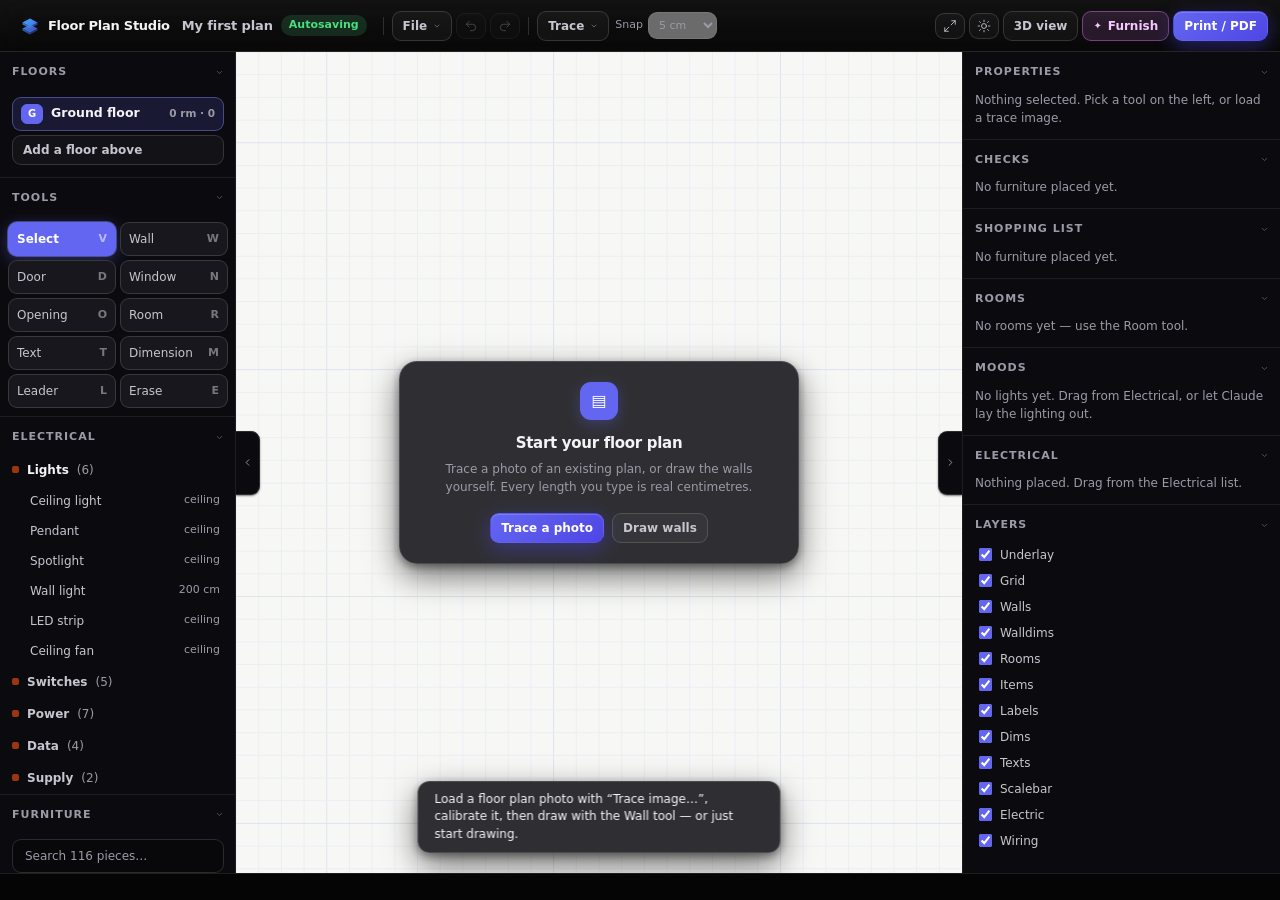
<file: editor.html>
<!DOCTYPE html>
<html lang="en">
<head>
<meta charset="utf-8">
<meta name="viewport" content="width=device-width,initial-scale=1">
<meta name="theme-color" content="#050505">
<title>Floor Plan Studio — the planner</title>
<meta name="description" content="Draw your flat to scale in centimetres, place real furniture, check the clearances, and print a plan and a shopping list. Free, no account, and nothing you draw leaves your browser.">
<meta name="robots" content="noindex,nofollow">
<link rel="icon" href="data:image/svg+xml,<svg xmlns='http://www.w3.org/2000/svg' viewBox='0 0 32 32'><defs><linearGradient id='g' x1='4' y1='2' x2='28' y2='20' gradientUnits='userSpaceOnUse'><stop stop-color='%237DD3FC'/><stop offset='1' stop-color='%23818CF8'/></linearGradient></defs><path d='M4 19.5 16 26 16 29 4 22.5Z' fill='%23312E81'/><path d='M28 19.5 16 26 16 29 28 22.5Z' fill='%233730A3'/><path d='M16 13 28 19.5 16 26 4 19.5Z' fill='%234338CA'/><path d='M4 10.5 16 17 16 20 4 13.5Z' fill='%234F46E5'/><path d='M28 10.5 16 17 16 20 28 13.5Z' fill='%234338CA'/><path d='M16 4 28 10.5 16 17 4 10.5Z' fill='url(%23g)'/></svg>">
<style>
  /* ==================================================================
     TOKENS
     One dark shell, the same one the public site wears: near-black
     ground, glass panels, a hairline of white for every edge. Indigo is
     spent only on selection, the active tool and the primary action;
     fuchsia is spent only on the Claude action.

     The drawing sheet is deliberately NOT part of this. It is a separate
     surface with its own light/dark switch in the toolbar, because it is
     the thing that gets printed.
     ================================================================== */
  :root{
    color-scheme:dark;
    --app:#050505; --panel:#0B0B0F; --raised:#17171D; --sunk:#08080B;
    --glass:rgba(255,255,255,.035); --glass-2:rgba(255,255,255,.07);
    --line:rgba(255,255,255,.08); --line-2:rgba(255,255,255,.14);
    --line-3:rgba(255,255,255,.26);
    /* --fg-3 is the dimmest tone allowed to carry TEXT: measured 7.1:1 on
       --panel and 6.0:1 on --raised. --fg-4 is for hairlines and dormant
       glyphs only, never a label. */
    --fg:#F4F4F6; --fg-2:#C6C6D0; --fg-3:#9B9BA8; --fg-4:#6A6A76;
    /* alias: 14 inline styles in the markup reach for --muted. Undefined, they
       silently inherited --fg and rendered secondary labels at full strength. */
    --muted:var(--fg-3);
    --accent:#6366F1; --accent-2:#4F46E5; --accent-ink:#FFFFFF;
    --accent-soft:#C7D2FE; --cyan:#38BDF8;
    --signal:#E879F9; --signal-soft:#F5C8FF; --signal-ink:#1B0620;
    --accent-wash:rgba(99,102,241,.16); --accent-line:rgba(129,140,248,.44);
    --warn:#FBBF24; --warn-wash:rgba(251,191,36,.12); --warn-line:rgba(251,191,36,.30);
    --err:#FB7185;  --err-wash:rgba(251,113,133,.13); --err-line:rgba(251,113,133,.34);
    --ok:#4ADE80;   --ok-wash:rgba(74,222,128,.15);
    /* the drawing sheet. Light by default; the toolbar switch flips it, and
       @media print forces it back to white whatever the switch says. */
    --paper:#F7F7F5; --paper-edge:#D8D8D3; --paper-grid:rgba(22,32,49,.13);
    --sh-1:0 1px 2px rgba(0,0,0,.5);
    --sh-2:0 4px 10px rgba(0,0,0,.45),0 12px 24px rgba(0,0,0,.34);
    --sh-3:0 12px 32px rgba(0,0,0,.55),0 3px 8px rgba(0,0,0,.4);
    --sh-4:0 28px 70px rgba(0,0,0,.72),0 8px 24px rgba(0,0,0,.46);
    --r:12px; --r-sm:9px; --r-xs:6px; --r-lg:18px;
    --mk:url("data:image/svg+xml,<svg xmlns='http://www.w3.org/2000/svg' viewBox='0 0 32 32'><path d='M16 4 28 10.5 16 17 4 10.5Z' fill='black'/><path d='M4 10.5 16 17 16 20 4 13.5Z' fill='black' opacity='.75'/><path d='M28 10.5 16 17 16 20 28 13.5Z' fill='black' opacity='.55'/><path d='M16 13.6 28 20.1 16 26.6 4 20.1Z' fill='black' opacity='.85'/><path d='M4 20.1 16 26.6 16 29.6 4 23.1Z' fill='black' opacity='.6'/><path d='M28 20.1 16 26.6 16 29.6 28 23.1Z' fill='black' opacity='.45'/></svg>");
    --display:-apple-system,BlinkMacSystemFont,"Segoe UI",Roboto,ui-sans-serif,
              system-ui,"Helvetica Neue",Arial,sans-serif;
    /* 4px grid */
    --s1:4px; --s2:8px; --s3:12px; --s4:16px; --s5:20px; --s6:24px;
    /* motion */
    --enter:cubic-bezier(.16,1,.3,1);
    --exit:cubic-bezier(.4,0,.2,1);
    --spring:cubic-bezier(.34,1.56,.5,1);
    --t-in:200ms; --t-out:120ms; --t-slow:260ms;
    --lw:236px; --rw:318px; --pad-l:236px; --pad-r:318px;
  }

  /* every motion in the file answers to this */
  @media (prefers-reduced-motion:reduce){
    *,*::before,*::after{animation-duration:.01ms!important;
      animation-iteration-count:1!important;transition-duration:.01ms!important;
      scroll-behavior:auto!important}
  }

  *{box-sizing:border-box}
  html,body{height:100%;margin:0}
  body{font:13px/1.5 var(--display),ui-sans-serif,system-ui,-apple-system,BlinkMacSystemFont,
       "Segoe UI",Roboto,"Helvetica Neue",sans-serif;
       color:var(--fg);background:var(--app);overflow:hidden;
       -webkit-font-smoothing:antialiased;text-rendering:optimizeLegibility;
       transition:background var(--t-slow) var(--enter),color var(--t-slow) var(--enter)}
  button,input,select,textarea{font:inherit;color:inherit}
  /* every measurement in the interface, so digits stop jittering on drag */
  .tnum,#status b,.row input,table.t td.n,table.t th.n,.it .d,#numchip,
  #measure,.pf b,.u{font-variant-numeric:tabular-nums;
       font-feature-settings:"tnum" 1,"cv01" 1}

  ::-webkit-scrollbar{width:9px;height:9px}
  ::-webkit-scrollbar-thumb{background:var(--line-3);border-radius:8px;
       border:2px solid transparent;background-clip:padding-box}
  ::-webkit-scrollbar-thumb:hover{background:var(--fg-4);background-clip:padding-box}
  ::-webkit-scrollbar-track{background:transparent}

  /* app assembles once, on first paint */
  @keyframes barIn  {from{opacity:0;transform:translateY(-8px)} to{opacity:1;transform:none}}
  @keyframes leftIn {from{opacity:0;transform:translateX(-12px)}to{opacity:1;transform:none}}
  @keyframes rightIn{from{opacity:0;transform:translateX(12px)} to{opacity:1;transform:none}}
  @keyframes stageIn{from{opacity:0;transform:scale(.99)}       to{opacity:1;transform:none}}
  body.boot #bar   {animation:barIn   .42s var(--enter) both}
  body.boot #left  {animation:leftIn  .46s var(--enter) .05s both}
  body.boot #right {animation:rightIn .46s var(--enter) .05s both}
  body.boot #stage {animation:stageIn .5s  var(--enter) .09s both}
  body.boot #status{animation:barIn   .42s var(--enter) .12s both}

  /* ==================================================================
     SHELL
     ================================================================== */
  /* Two animations in this file are on layout properties, deliberately, and
     they are the only two: this one and .secbody's height. Both are panel
     chrome, neither is in the drag path, and the transform-only alternatives
     are worse - a translated panel would slide OVER the drawing instead of
     handing it the space, and a scaled section would distort its text. The
     cost they would otherwise carry, re-rendering the plan on every frame of
     the fold, is removed by S.folding below. */
  #app{display:grid;grid-template-columns:var(--lw) 1fr var(--rw);
       grid-template-rows:52px auto 1fr 26px;height:100%;
       transition:grid-template-columns .34s var(--enter)}
  #app.noanim{transition:none}
  #app[data-left="0"]                 {grid-template-columns:0 1fr var(--rw)}
  #app[data-right="0"]                {grid-template-columns:var(--lw) 1fr 0}
  #app[data-left="0"][data-right="0"] {grid-template-columns:0 1fr 0}

  #bar{grid-column:1/4;display:flex;align-items:center;gap:var(--s1);
       padding:0 var(--s3);background:var(--panel);
       border-bottom:1px solid var(--line);overflow-x:auto;overflow-y:hidden;
       position:relative;z-index:10;
       transition:background var(--t-slow) var(--enter),
                  border-color var(--t-slow) var(--enter)}
  #bar::-webkit-scrollbar{height:3px}
  #bar .sp{flex:1}
  #bar .nm{font-weight:560;font-size:13px;white-space:nowrap;color:var(--fg);
       margin-right:var(--s1);letter-spacing:-.01em}
  #bar .home{display:flex;align-items:center;gap:var(--s2);text-decoration:none;
       color:var(--fg-2);font-weight:560;white-space:nowrap;font-size:13px;
       padding:5px var(--s2);border-radius:var(--r-sm);
       transition:background var(--t-out) var(--exit),color var(--t-out) var(--exit)}
  #bar .home:hover{background:var(--raised);color:var(--fg)}
  #bar .home i{width:20px;height:20px;border-radius:0;display:block;flex:none;
       font-style:normal;font-size:0;position:relative;background:none;
       -webkit-mask:var(--mk) center/contain no-repeat;mask:var(--mk) center/contain no-repeat;
       background-image:linear-gradient(135deg,var(--cyan),var(--accent-2));
       transition:transform var(--t-in) var(--spring)}
  #bar .home:hover i{transform:translateY(-1px) scale(1.06)}
  .sep{width:1px;height:18px;background:var(--line-2);flex:none;margin:0 var(--s1)}

  /* ---------- buttons ---------- */
  .btn{border:1px solid var(--line-2);background:var(--raised);color:var(--fg-2);
       border-radius:var(--r-sm);padding:5px 10px;cursor:pointer;white-space:nowrap;
       font-weight:520;font-size:12px;display:inline-flex;align-items:center;gap:6px;
       position:relative;
       transition:background var(--t-out) var(--exit),color var(--t-out) var(--exit),
                  border-color var(--t-out) var(--exit),transform var(--t-out) var(--exit),
                  box-shadow var(--t-out) var(--exit)}
  .btn:hover{background:var(--line);color:var(--fg);border-color:var(--line-3);
       transform:translateY(-1px);box-shadow:var(--sh-1)}
  .btn:active{transform:translateY(0) scale(.975);transition-duration:60ms}
  .btn:focus-visible{outline:2px solid var(--accent);outline-offset:2px}
  .btn:disabled{opacity:.34;cursor:default;transform:none;box-shadow:none}
  .btn.on{background:var(--accent);color:var(--accent-ink);border-color:transparent;
       font-weight:580;box-shadow:0 0 0 1px var(--accent-line),0 2px 8px rgba(99,102,241,.3)}
  .btn.on:hover{background:var(--accent-2);color:var(--accent-ink)}
  .btn.pri{background:var(--accent);color:var(--accent-ink);border-color:transparent;
       font-weight:580;box-shadow:0 1px 2px rgba(0,0,0,.3),0 2px 10px rgba(99,102,241,.26)}
  .btn.pri:hover{background:var(--accent-2);color:var(--accent-ink);
       box-shadow:0 2px 4px rgba(0,0,0,.3),0 6px 18px rgba(99,102,241,.34)}
  /* the Claude action: same single accent, marked by its glyph not a hue */
  .btn.spark{background:var(--accent-wash);color:var(--accent-2);
       border-color:var(--accent-line);font-weight:580}
  .btn.spark:hover{background:var(--accent);color:var(--accent-ink);
       border-color:transparent;box-shadow:0 2px 10px rgba(99,102,241,.32)}
  .btn.spark .sp-star{display:inline-block;font-size:10px;line-height:1;
       animation:twinkle 4.5s var(--enter) infinite}
  @keyframes twinkle{0%,78%,100%{opacity:.8;transform:scale(1)}
                     86%{opacity:1;transform:scale(1.3) rotate(14deg)}}
  .btn.ico{padding:5px 7px;display:grid;place-items:center;line-height:1}
  .btn.ico svg,.btn .ic{width:14px;height:14px;display:block;stroke-width:1.5}
  .btn .caret{width:8px;height:8px;opacity:.5;stroke-width:2.5;
       transition:transform var(--t-in) var(--enter)}
  .btn[aria-expanded="true"] .caret{transform:rotate(180deg)}
  .btn[aria-expanded="true"]{background:var(--accent-wash);color:var(--accent-2);
       border-color:var(--accent-line)}
  a.btn{text-decoration:none}

  /* ==================================================================
     PANELS
     ================================================================== */
  aside{background:var(--panel);overflow:hidden;display:flex;flex-direction:column;
        min-width:0;transition:background var(--t-slow) var(--enter),
        border-color var(--t-slow) var(--enter)}
  aside>.pcontent{width:var(--pw);flex:1;min-height:0;overflow-y:auto;overflow-x:hidden;
        display:flex;flex-direction:column}
  #left{border-right:1px solid var(--line);--pw:var(--pad-l)}
  #right{border-left:1px solid var(--line);--pw:var(--pad-r)}
  #app[data-left="0"] #left,#app[data-right="0"] #right{border-color:transparent}

  .rail{position:absolute;top:50%;transform:translateY(-50%);z-index:6;
        width:24px;height:64px;border:1px solid var(--line-2);background:var(--panel);
        display:grid;place-items:center;cursor:pointer;color:var(--fg-3);
        box-shadow:var(--sh-1);padding:0;
        transition:background var(--t-out) var(--exit),color var(--t-out) var(--exit),
                   transform var(--t-in) var(--enter)}
  .rail:hover{background:var(--accent);color:var(--accent-ink);border-color:transparent}
  #railL:hover{transform:translateY(-50%) translateX(3px)}
  #railR:hover{transform:translateY(-50%) translateX(-3px)}
  .rail:focus-visible{outline:2px solid var(--accent);outline-offset:2px}
  .rail svg{width:11px;height:11px;stroke-width:2;transition:transform .3s var(--enter)}
  #railL{left:0;border-left:none;border-radius:0 9px 9px 0}
  #railR{right:0;border-right:none;border-radius:9px 0 0 9px}
  #app[data-left="0"]  #railL svg{transform:rotate(180deg)}
  #app[data-right="0"] #railR svg{transform:rotate(180deg)}

  /* section headers */
  .hd{font-size:11px;letter-spacing:.06em;text-transform:uppercase;color:var(--fg-3);
      font-weight:600;padding:var(--s3) var(--s3) var(--s2);border-top:1px solid var(--line);
      position:sticky;top:0;background:var(--panel);z-index:2;
      display:flex;align-items:center;gap:var(--s2);width:100%;text-align:left;
      border-left:none;border-right:none;border-bottom:none;cursor:pointer;
      font-family:inherit;transition:color var(--t-out) var(--exit)}
  .hd:hover{color:var(--fg)}
  .hd:focus-visible{outline:2px solid var(--accent);outline-offset:-2px}
  .sec:first-child>.hd{border-top:none}
  .hd .chev{margin-left:auto;width:9px;height:9px;flex:none;opacity:.5;stroke-width:2.5;
            transition:transform .28s var(--enter)}
  .sec.closed .hd .chev{transform:rotate(-90deg)}
  .secbody{overflow:hidden;transition:height .28s var(--enter),opacity .22s var(--exit)}
  .sec.closed .secbody{opacity:0}
  .pad{padding:var(--s2) var(--s3) var(--s3)}

  /* ---------- tools ---------- */
  #tools{display:grid;grid-template-columns:1fr 1fr;gap:var(--s1);padding:var(--s2)}
  .tool{display:flex;align-items:center;justify-content:space-between;gap:var(--s1);
        border:1px solid var(--line-2);background:var(--raised);color:var(--fg-2);
        border-radius:var(--r-sm);padding:7px var(--s2);cursor:pointer;font-size:12px;
        font-weight:520;font-family:inherit;
        transition:background var(--t-out) var(--exit),color var(--t-out) var(--exit),
                   border-color var(--t-out) var(--exit),transform var(--t-out) var(--exit),
                   box-shadow var(--t-out) var(--exit)}
  .tool:hover{background:var(--line);color:var(--fg);border-color:var(--line-3);
        transform:translateY(-2px);box-shadow:var(--sh-2)}
  .tool:active{transform:translateY(0) scale(.97);transition-duration:60ms}
  .tool:focus-visible{outline:2px solid var(--accent);outline-offset:1px}
  .tool.on{background:var(--accent);color:var(--accent-ink);border-color:transparent;
        font-weight:580;transform:none;
        box-shadow:0 0 0 1px var(--accent-line),0 2px 10px rgba(99,102,241,.3)}
  .tool.on:hover{background:var(--accent-2);transform:translateY(-2px)}
  .tool b{font-size:11px;opacity:.55;font-weight:600}

  /* ---------- catalogue ---------- */
  #search{width:100%;padding:7px var(--s3);border:1px solid var(--line-2);
          border-radius:var(--r-sm);background:var(--sunk);color:var(--fg);
          font-size:12px;
          transition:border-color var(--t-out) var(--exit),box-shadow var(--t-out) var(--exit)}
  #search::placeholder{color:var(--fg-3)}
  #search:focus{outline:none;border-color:var(--accent);
          box-shadow:0 0 0 3px var(--accent-wash)}
  .grp>summary{cursor:pointer;padding:7px var(--s3);font-weight:560;font-size:12px;
       color:var(--fg-2);list-style:none;display:flex;align-items:center;gap:var(--s2);
       transition:background var(--t-out) var(--exit),color var(--t-out) var(--exit)}
  .grp>summary:hover{background:var(--line);color:var(--fg)}
  .grp>summary::-webkit-details-marker{display:none}
  .grp>summary::before{content:"";width:7px;height:7px;border-radius:2px;
       background:var(--sw,var(--fg-4));flex:none;opacity:.8}
  .grp[open]>summary{color:var(--fg)}
  .grp>summary:focus-visible{outline:2px solid var(--accent);outline-offset:-2px}

  /* catalogue rows: hover lifts 2px, drag scales and elevates */
  .it{display:flex;justify-content:space-between;gap:var(--s2);align-items:center;
      padding:6px var(--s3) 6px 26px;cursor:grab;font-size:12px;border-radius:var(--r-xs);
      margin:0 var(--s1);width:calc(100% - var(--s2));border:none;background:none;
      font-family:inherit;color:var(--fg-2);text-align:left;
      transition:background var(--t-out) var(--exit),color var(--t-out) var(--exit),
                 transform var(--t-out) var(--exit),box-shadow var(--t-out) var(--exit)}
  .it:hover{background:var(--raised);color:var(--fg);
      transform:translateY(-2px);box-shadow:var(--sh-2)}
  .it:focus-visible{outline:2px solid var(--accent);outline-offset:-1px}
  .it:active{cursor:grabbing}
  .it .d{color:var(--fg-3);font-size:11px}
  .it:hover .d{color:var(--fg-2)}
  /* signature moment: the drag lift */
  .it.dragging{transform:scale(1.04) translateY(-2px);box-shadow:var(--sh-3);
      background:var(--accent-wash);color:var(--fg);border:1px solid var(--accent-line);
      cursor:grabbing;transition:transform 140ms var(--spring),box-shadow 140ms var(--enter)}
  .it.ghost{opacity:.32;transform:none;box-shadow:none;background:none}

  /* ==================================================================
     STAGE — the sheet. Its colour is set in the glass layer at the
     foot of this stylesheet, where the light/dark switch lives.
     ================================================================== */
  #stage{position:relative;overflow:hidden;min-width:0;background:var(--paper)}
  svg#cv{width:100%;height:100%;display:block;touch-action:none}
  #cv3{transition:opacity var(--t-in) var(--enter)}

  #status{grid-column:1/4;display:flex;align-items:center;gap:var(--s4);
          padding:0 var(--s3);background:var(--panel);border-top:1px solid var(--line);
          font-size:11px;color:var(--fg-3);white-space:nowrap;overflow:hidden}
  #status b{color:var(--fg-2);font-weight:560}
  #status .sp{flex:1}

  #numchip{position:absolute;background:var(--fg);color:var(--app);padding:3px var(--s2);
           border-radius:var(--r-xs);font-size:11px;font-weight:600;
           pointer-events:none;display:none;z-index:5;box-shadow:var(--sh-2)}

  /* signature moment: the measurement badge */
  #measure{position:absolute;left:50%;bottom:var(--s4);transform:translateX(-50%) translateY(6px);
      display:none;align-items:center;gap:var(--s3);z-index:5;pointer-events:none;
      background:rgba(14,14,19,.94);border:1px solid var(--line-2);
      border-radius:100px;padding:6px var(--s4);box-shadow:var(--sh-3);
      opacity:0;font-size:12px;color:var(--fg-2);
      -webkit-backdrop-filter:blur(12px);backdrop-filter:blur(12px)}
  #measure.on{display:flex;animation:measureIn 260ms var(--spring) forwards}
  #measure.off{display:flex;animation:measureOut 120ms var(--exit) forwards}
  @keyframes measureIn {from{opacity:0;transform:translateX(-50%) translateY(8px) scale(.94)}
                        to  {opacity:1;transform:translateX(-50%) translateY(0)   scale(1)}}
  @keyframes measureOut{from{opacity:1;transform:translateX(-50%) translateY(0)}
                        to  {opacity:0;transform:translateX(-50%) translateY(4px)}}
  #measure .k{color:var(--fg-3);font-size:11px}
  #measure .v{color:var(--fg);font-weight:580}
  #measure .dv{width:1px;height:12px;background:var(--line-2)}

  #toast{position:absolute;left:50%;bottom:var(--s5);
         transform:translateX(-50%) translateY(14px) scale(.97);
         background:rgba(14,14,19,.96);color:var(--fg);
         -webkit-backdrop-filter:blur(14px);backdrop-filter:blur(14px);
         border:1px solid var(--line-2);
         padding:9px var(--s4);border-radius:var(--r);font-size:12px;display:none;
         z-index:9;box-shadow:var(--sh-3);opacity:0;max-width:70%;line-height:1.45;
         transition:opacity var(--t-in) var(--enter),transform var(--t-in) var(--enter)}
  #toast.show{opacity:1;transform:translateX(-50%) translateY(0) scale(1)}

  /* canvas empty state */
  #empty{position:absolute;inset:0;display:none;place-items:center;z-index:4;
     pointer-events:none}
  #empty.on{display:grid}
  #empty.claude{place-items:end center;padding-bottom:var(--s6)}
  #empty .ecard{pointer-events:none;text-align:center;max-width:400px;
     padding:var(--s5) var(--s6);background:rgba(14,14,19,.93);
     -webkit-backdrop-filter:blur(16px);backdrop-filter:blur(16px) saturate(1.2);
     border:1px solid var(--line-2);border-radius:var(--r-lg);
     box-shadow:var(--sh-3);animation:eIn .4s var(--enter) both;color:var(--fg)}
  @keyframes eIn{from{opacity:0;transform:translateY(10px) scale(.97)}to{opacity:1;transform:none}}
  #empty .eicon{width:38px;height:38px;margin:0 auto var(--s3);border-radius:11px;
     display:grid;place-items:center;font-size:16px;color:var(--accent-ink);
     background:var(--accent);box-shadow:0 4px 14px rgba(99,102,241,.3)}
  #empty.claude .eicon{animation:float 4.5s var(--enter) infinite}
  @keyframes float{0%,100%{transform:translateY(0)}50%{transform:translateY(-4px)}}
  #empty .etitle{font-size:15px;font-weight:600;letter-spacing:-.02em;margin-bottom:5px}
  #empty .ebody{font-size:12px;color:var(--fg-3);line-height:1.55;margin-bottom:var(--s4)}
  #empty .eacts{display:flex;gap:var(--s2);justify-content:center;flex-wrap:wrap}
  #empty .eacts .btn{pointer-events:auto}
  #empty.claude .ecard{display:grid;
     grid-template-columns:auto minmax(0,1fr) auto;grid-template-rows:auto auto;
     align-items:center;column-gap:var(--s4);row-gap:2px;text-align:left;
     max-width:640px;padding:var(--s3) var(--s5)}
  #empty.claude .eicon{grid-area:1/1/3/2;margin:0;width:36px;height:36px;font-size:15px}
  #empty.claude .etitle{grid-area:1/2/2/3;margin:0;font-size:13px}
  #empty.claude .ebody{grid-area:2/2/3/3;margin:0;font-size:12px;line-height:1.5}
  #empty.claude .eacts{grid-area:1/3/3/4;white-space:nowrap;flex-wrap:nowrap}

  /* ==================================================================
     FORM ROWS
     ================================================================== */
  .row{display:flex;gap:var(--s2);align-items:center;margin:var(--s2) 0}
  .row label{width:70px;color:var(--fg-3);font-size:11px;flex:none}
  .row input,.row select,.row textarea{flex:1;min-width:0;padding:5px var(--s2);
      border:1px solid var(--line-2);border-radius:var(--r-xs);background:var(--sunk);
      color:var(--fg);font-size:12px;
      transition:border-color var(--t-out) var(--exit),box-shadow var(--t-out) var(--exit)}
  .row input:focus,.row select:focus,.row textarea:focus{outline:none;
      border-color:var(--accent);box-shadow:0 0 0 3px var(--accent-wash)}
  .row input:disabled{color:var(--fg-3);background:transparent;border-color:var(--line)}
  .row input[type=range]{padding:0;box-shadow:none;border:none;background:none;
      accent-color:var(--accent)}
  .row .u{color:var(--fg-3);font-size:11px;flex:none}
  .row2{display:flex;gap:var(--s1);margin:var(--s2) 0;flex-wrap:wrap}
  .empty{color:var(--fg-3);font-size:12px;padding:2px var(--s3) var(--s3);line-height:1.5}

  /* ==================================================================
     CHECKS
     ================================================================== */
  .warn{background:var(--warn-wash);border:1px solid var(--warn-line);color:var(--warn);
        border-radius:var(--r-xs);padding:7px var(--s2) 7px var(--s3);font-size:11.5px;
        margin:var(--s1) var(--s3);line-height:1.45;
        display:flex;align-items:flex-start;gap:var(--s1);
        transition:transform var(--t-out) var(--exit),background var(--t-out) var(--exit)}
  .warn:hover{transform:translateX(2px);background:var(--warn-line)}
  .warn.err{background:var(--err-wash);border-color:var(--err-line);color:var(--err)}
  .warn.err:hover{background:var(--err-line)}
  /* pulse once when it first appears, then hold */
  .warn.fresh{animation:warnPulse 620ms var(--enter) 1}
  @keyframes warnPulse{0%{opacity:0;transform:translateX(-6px) scale(.99)}
                       55%{opacity:1;transform:translateX(0) scale(1.015)}
                       100%{opacity:1;transform:none}}
  .warn .wt{flex:1;cursor:pointer}
  .wmute{border:none;background:none;color:inherit;opacity:.45;cursor:pointer;
         font-size:13px;line-height:1;flex:none;width:24px;height:24px;
         margin:-3px -5px -3px 0;border-radius:var(--r-xs);display:grid;place-items:center;
         transition:opacity var(--t-out) var(--exit),background var(--t-out) var(--exit)}
  .wmute:hover{opacity:1;background:var(--line-2)}
  .wmute:focus-visible{outline:2px solid var(--accent);outline-offset:-2px}
  .okmsg{color:var(--ok);font-size:12px;padding:2px var(--s3) var(--s3);font-weight:520}
  #warnCount{background:var(--warn);color:var(--app);border-radius:100px;
             padding:1px 7px;font-size:10px;margin-left:var(--s1);font-weight:700}

  /* ==================================================================
     LISTS & TABLES
     ================================================================== */
  .lay{display:flex;align-items:center;gap:var(--s2);padding:4px var(--s3);font-size:12px;
       cursor:pointer;border-radius:var(--r-xs);margin:0 var(--s1);color:var(--fg-2);
       transition:background var(--t-out) var(--exit),color var(--t-out) var(--exit)}
  .lay:hover{background:var(--raised);color:var(--fg)}
  .lay:focus-within{outline:2px solid var(--accent);outline-offset:-2px}
  .lay input{margin:0;accent-color:var(--accent)}

  table.t{width:100%;border-collapse:collapse;font-size:11.5px}
  table.t th,table.t td{border-bottom:1px solid var(--line);padding:5px var(--s2);
       text-align:left;vertical-align:top;color:var(--fg-2)}
  table.t tr{transition:background var(--t-out) var(--exit)}
  table.t tr:hover td{background:var(--raised);color:var(--fg)}
  table.t th{color:var(--fg-3);font-weight:600;font-size:10px;text-transform:uppercase;
       letter-spacing:.06em}
  table.t td.n,table.t th.n{text-align:right;white-space:nowrap}
  /* shopping list rows arrive from the right, leave by collapsing */
  table.t tr.in{animation:rowIn 260ms var(--enter) both}
  @keyframes rowIn{from{opacity:0;transform:translateX(14px)}to{opacity:1;transform:none}}

  /* moods */
  .scenes{display:flex;flex-wrap:wrap;gap:var(--s1);padding:var(--s2) var(--s3) var(--s3)}
  .scn{border:1px solid var(--line-2);background:var(--raised);border-radius:100px;
       padding:5px var(--s3);font:inherit;font-size:11.5px;cursor:pointer;color:var(--fg-2);
       display:flex;align-items:center;gap:6px;
       transition:background var(--t-out) var(--exit),color var(--t-out) var(--exit),
                  border-color var(--t-out) var(--exit),transform var(--t-out) var(--exit)}
  .scn:hover{border-color:var(--line-3);color:var(--fg);transform:translateY(-1px)}
  .scn:focus-visible{outline:2px solid var(--accent);outline-offset:2px}
  .scn .dot{width:8px;height:8px;border-radius:50%;flex:none}
  .scn.on{border-color:transparent;color:var(--accent-ink);font-weight:580;
       background:var(--accent);box-shadow:0 2px 8px rgba(99,102,241,.28)}
  .floors{display:flex;flex-direction:column;gap:2px;padding:var(--s2) var(--s3) var(--s1)}
  .flr{display:flex;align-items:center;gap:var(--s2);width:100%;text-align:left;
       border:1px solid transparent;background:none;color:var(--fg-2);cursor:pointer;
       border-radius:var(--r-sm);padding:6px var(--s2);font-size:12.5px;
       transition:background var(--t-out) var(--exit),color var(--t-out) var(--exit)}
  .flr:hover{background:var(--raised);color:var(--fg)}
  .flr.on{background:var(--accent-wash);border-color:var(--accent-line);color:var(--fg);
       font-weight:650}
  .flr.on .lvl{background:var(--accent);border-color:var(--accent);color:var(--accent-ink)}
  .flr.on .ct{color:var(--fg-3)}
  .flr .lvl{flex:none;min-width:22px;height:20px;border-radius:var(--r-xs);
       display:grid;place-items:center;font-size:10px;font-weight:700;
       background:var(--sunk);border:1px solid var(--line-2);color:var(--fg-3);
       font-variant-numeric:tabular-nums}
  .flr .nm2{flex:1;min-width:0;overflow:hidden;text-overflow:ellipsis;white-space:nowrap}
  .flr .ct{flex:none;font-size:10.5px;color:var(--fg-4);font-variant-numeric:tabular-nums}
  .floorAdd{margin:0 var(--s3) var(--s3);width:calc(100% - var(--s3)*2)}
  .airow{display:flex;gap:9px;align-items:flex-start;margin:2px 0 10px;
       font-size:12px;color:var(--fg-3);line-height:1.5;cursor:pointer}
  .airow input{margin-top:2px;flex:none}
  .airow b{color:var(--fg)}
  /* scheme switcher: floats over the plan so you can actually see each one */
  #varbar{position:absolute;left:50%;bottom:18px;transform:translateX(-50%);
       z-index:12;display:none;gap:var(--s2);align-items:center;flex-wrap:wrap;
       max-width:min(92%,860px);justify-content:center;
       background:var(--panel);border:1px solid var(--line-3);border-radius:100px;
       padding:var(--s2) var(--s3);box-shadow:var(--sh-4)}
  #varbar.on{display:flex}
  #varbar .vlbl{font-size:11px;letter-spacing:.08em;text-transform:uppercase;
       color:var(--fg-3);font-weight:700;padding-right:var(--s1)}
  .vchip{border:1px solid var(--line-2);background:var(--raised);color:var(--fg-2);
       border-radius:100px;padding:5px var(--s3);font-size:12px;cursor:pointer;
       white-space:nowrap;transition:background var(--t-out) var(--exit)}
  .vchip:hover{color:var(--fg)}
  .vchip.on{background:var(--accent);border-color:var(--accent);color:var(--accent-ink);font-weight:600}
  #varbar .vsep{width:1px;height:18px;background:var(--line-2);flex:none}
  .scnNote{padding:0 var(--s3) var(--s2);font-size:11.5px;color:var(--fg-3);line-height:1.5}

  /* ==================================================================
     MENUS & DIALOGS
     ================================================================== */
  .menu,#ctx{position:fixed;z-index:80;min-width:210px;max-width:300px;
       background:var(--panel);border:1px solid var(--line-2);border-radius:var(--r);
       box-shadow:var(--sh-4);padding:var(--s1);display:none;transform-origin:top left}
  .menu.open,#ctx[style*="block"]{animation:menuIn 180ms var(--enter)}
  @keyframes menuIn{from{opacity:0;transform:translateY(-6px) scale(.97)}
                    to{opacity:1;transform:none}}
  .menu .mi,#ctx>div:not(.sep){display:flex;align-items:center;gap:var(--s2);width:100%;
       padding:6px var(--s2);border:none;background:none;border-radius:var(--r-xs);
       cursor:pointer;font:inherit;font-size:12px;color:var(--fg-2);text-align:left;
       white-space:nowrap;transition:background var(--t-out) var(--exit),
       color var(--t-out) var(--exit)}
  .menu .mi:hover,#ctx>div:not(.sep):hover{background:var(--accent-wash);color:var(--fg)}
  .menu .mi:focus-visible{outline:2px solid var(--accent);outline-offset:-2px}
  .menu .mi b,#ctx>div>b{margin-left:auto;font-size:10px;color:var(--fg-3);
       font-weight:600;padding-left:var(--s4)}
  .menu .mi:disabled,#ctx>div.dis{opacity:.34;pointer-events:none}
  .menu .mi svg{width:13px;height:13px;flex:none;opacity:.62;stroke-width:1.5}
  .menu .msep,#ctx>.sep{height:1px;background:var(--line);margin:var(--s1) 3px;padding:0}
  .menu .mlbl{font-size:10px;letter-spacing:.07em;text-transform:uppercase;
       color:var(--fg-3);font-weight:600;padding:7px var(--s2) 3px}

  dialog{border:none;border-radius:var(--r-lg);padding:0;box-shadow:var(--sh-4);
         max-width:470px;width:92vw;background:var(--panel);color:var(--fg);
         border:1px solid var(--line-2);
         animation:dlg 260ms var(--enter)}
  dialog.wide{max-width:760px}
  @keyframes dlg{from{opacity:0;transform:translateY(12px) scale(.975)}
                 to{opacity:1;transform:none}}
  dialog::backdrop{background:rgba(5,7,10,.62);
         -webkit-backdrop-filter:blur(4px);backdrop-filter:blur(4px);
         animation:fadeIn 200ms var(--enter)}
  @keyframes fadeIn{from{opacity:0}to{opacity:1}}
  dialog h3{margin:0;padding:var(--s4) var(--s5);border-bottom:1px solid var(--line);
            font-size:15px;font-weight:600;letter-spacing:-.02em}
  dialog .body{padding:var(--s4) var(--s5);max-height:62vh;overflow:auto;color:var(--fg-2)}
  dialog .foot{padding:var(--s3) var(--s5);border-top:1px solid var(--line);display:flex;
       gap:var(--s2);justify-content:flex-end;background:var(--sunk);
       border-radius:0 0 var(--r-lg) var(--r-lg)}
  .prj{display:flex;align-items:center;gap:var(--s3);padding:var(--s2) var(--s3);
       border:1px solid var(--line-2);border-radius:var(--r-sm);margin-bottom:6px;
       cursor:pointer;background:var(--raised);
       transition:background var(--t-out) var(--exit),border-color var(--t-out) var(--exit),
                  transform var(--t-out) var(--exit)}
  .prj:hover{border-color:var(--accent-line);transform:translateX(2px)}
  .prj .g{flex:1;min-width:0}
  .prj .g div:first-child{font-weight:560;color:var(--fg)}
  .prj .g div:last-child{color:var(--fg-3);font-size:11px}

  /* wizard */
  .aistep{display:none}
  .aistep.on{display:block;animation:stepIn 220ms var(--enter) both}
  @keyframes stepIn{from{opacity:0;transform:translateY(4px)}to{opacity:1;transform:none}}
  /* panel sections cross-fade on the same 4px slide when their content swaps */
  #props.swap,#warns.swap,#bom.swap{animation:stepIn 220ms var(--enter) both}
  .aitabs{display:flex;gap:0;margin-bottom:var(--s5);align-items:center}
  .aitab{padding:0;border:none;background:none;cursor:pointer;font:inherit;
      display:flex;align-items:center;gap:var(--s2);color:var(--fg-3);
      transition:color var(--t-in) var(--enter)}
  .aitab + .aitab{margin-left:var(--s2);padding-left:var(--s2)}
  .aitab + .aitab::before{content:"";width:24px;height:1px;background:var(--line-2);
      margin-right:var(--s3)}
  .aitab .n{width:22px;height:22px;flex:none;border-radius:50%;display:grid;
      place-items:center;font-size:11px;font-weight:700;
      background:var(--raised);color:var(--fg-3);border:1px solid var(--line-2);
      transition:background var(--t-in) var(--spring),color var(--t-in) var(--enter),
                 transform var(--t-in) var(--spring)}
  .aitab .t{font-size:12px;font-weight:520;white-space:nowrap}
  .aitab:hover{color:var(--fg-2)}
  .aitab:focus-visible{outline:2px solid var(--accent);outline-offset:2px;border-radius:6px}
  .aitab.on{color:var(--fg)}
  .aitab.on .n{background:var(--accent);color:var(--accent-ink);border-color:transparent;
      transform:scale(1.1);box-shadow:0 2px 8px rgba(99,102,241,.32)}
  .aitab.done .n{background:var(--ok-wash);color:var(--ok);border-color:transparent}
  .aitab.on .t{font-weight:600}
  .ta{width:100%;border:1px solid var(--line-2);border-radius:var(--r-sm);
      padding:var(--s3);background:var(--sunk);color:var(--fg);
      font:11.5px/1.6 ui-monospace,SFMono-Regular,Menlo,monospace;resize:vertical;
      transition:border-color var(--t-out) var(--exit),box-shadow var(--t-out) var(--exit)}
  .ta:focus{outline:none;border-color:var(--accent);box-shadow:0 0 0 3px var(--accent-wash)}
  .aihint{color:var(--fg-3);font-size:12px;line-height:1.55;margin:0 0 var(--s3)}
  .aihint b{color:var(--fg)}
  .airesult{font-size:12px;margin-top:var(--s2);line-height:1.6;color:var(--fg-2)}
  .airesult .bad{color:var(--err)}
  .airesult .good{color:var(--ok)}

  /* 3D controls */
  #v3ctl{-webkit-backdrop-filter:blur(14px);backdrop-filter:blur(14px);
     background:rgba(14,14,19,.9)!important;border:1px solid var(--line-2)!important;
     box-shadow:var(--sh-3);border-radius:var(--r)!important;color:var(--fg-2)}
  input[type=range]{-webkit-appearance:none;appearance:none;height:18px;
       background:transparent;cursor:pointer;margin:0}
  input[type=range]::-webkit-slider-runnable-track{height:3px;border-radius:3px;
       background:rgba(255,255,255,.2)}
  input[type=range]::-webkit-slider-thumb{-webkit-appearance:none;appearance:none;
       width:14px;height:14px;margin-top:-5.5px;border-radius:50%;
       background:var(--accent);border:2px solid rgba(0,0,0,.5);
       box-shadow:0 0 0 1px var(--accent)}
  input[type=range]::-moz-range-track{height:3px;border-radius:3px;
       background:rgba(255,255,255,.2)}
  input[type=range]::-moz-range-thumb{width:12px;height:12px;border-radius:50%;
       background:var(--accent);border:2px solid rgba(0,0,0,.5)}
  input[type=range]:focus-visible{outline:none}
  input[type=range]:focus-visible::-webkit-slider-thumb{
       box-shadow:0 0 0 3px var(--accent-wash)}
  #v3ctl label{color:var(--fg-3)!important}
  #v3ctl input[type=number]{background:var(--sunk);color:var(--fg);
     border:1px solid var(--line-2)!important;border-radius:var(--r-xs)!important}
  #hint3,#hint{background:rgba(14,14,19,.9)!important;color:var(--fg-3)!important;
     border:1px solid var(--line-2);box-shadow:var(--sh-2);
     -webkit-backdrop-filter:blur(12px);backdrop-filter:blur(12px);
     border-radius:var(--r-sm)}

  #warnbar{grid-column:1/4;background:var(--warn-wash);
           border-bottom:1px solid var(--warn-line);color:var(--warn);
           padding:var(--s2) var(--s3);font-size:12px;display:none}
  #warnbar b{color:var(--fg)}
  #warnbar code{background:var(--sunk);padding:1px 5px;border-radius:4px;
           font-family:ui-monospace,Menlo,monospace;font-size:11px}
  #saveBadge{font-size:11px;padding:2px var(--s2);border-radius:100px;
             margin-right:var(--s2);white-space:nowrap;background:var(--ok-wash);
             color:var(--ok);font-weight:560;
             transition:background var(--t-in) var(--enter),color var(--t-in) var(--enter)}
  #saveBadge.dirty{background:var(--warn-wash);color:var(--warn)}
  #saveBadge.none{background:var(--err-wash);color:var(--err)}
  #print{display:none}

  /* ==================================================================
     GLASS LAYER
     Everything above styles structure; this styles the shell, and it is
     the only place the site's look is spelled out. The stage is excluded
     on purpose - the sheet has its own switch, three rules down.
     ================================================================== */
  #bar{background:linear-gradient(180deg,rgba(255,255,255,.055),rgba(255,255,255,.015));
       border-bottom:1px solid var(--line);
       -webkit-backdrop-filter:blur(18px) saturate(1.35);
       backdrop-filter:blur(18px) saturate(1.35)}
  #bar .home{font-weight:700;color:var(--fg);letter-spacing:-.02em}
  #bar .home:hover{background:var(--glass-2);color:var(--fg)}
  #bar .home i{background:linear-gradient(135deg,var(--cyan),var(--accent-2));
       box-shadow:0 2px 12px rgba(99,102,241,.5)}
  #bar .nm{font-weight:600;color:var(--fg-2);letter-spacing:-.01em}
  aside{background:var(--panel)}
  .hd{color:var(--fg-3);letter-spacing:.09em;background:var(--panel)}
  .hd:hover{color:var(--fg)}

  .btn{background:var(--glass);border-color:var(--line-2);font-weight:560}
  .btn:hover{background:var(--glass-2);border-color:var(--line-3);color:var(--fg);
       box-shadow:none}
  .btn[aria-expanded="true"]{background:var(--accent-wash);color:var(--accent-soft);
       border-color:var(--accent-line)}
  .btn.pri{background:linear-gradient(135deg,var(--accent),var(--accent-2));
       box-shadow:inset 0 1px 0 rgba(255,255,255,.16),0 6px 20px rgba(79,70,229,.42)}
  .btn.pri:hover{background:linear-gradient(135deg,#7C7EF6,var(--accent));
       box-shadow:inset 0 1px 0 rgba(255,255,255,.2),0 8px 26px rgba(79,70,229,.55)}
  /* the Claude action: the only place a second hue is spent in the whole app */
  .btn.spark{background:rgba(232,121,249,.13);color:var(--signal-soft);
       border-color:rgba(232,121,249,.42);box-shadow:none}
  .btn.spark:hover{background:linear-gradient(135deg,#C026D3,var(--signal));color:#fff;
       border-color:transparent;box-shadow:0 6px 20px rgba(232,121,249,.4)}
  .btn.on,.tool.on,.scn.on,.vchip.on{
       background:var(--accent)!important;color:var(--accent-ink)!important;
       border-color:transparent!important;
       box-shadow:0 0 0 1px var(--accent-line),0 4px 16px rgba(99,102,241,.4)!important}
  .flr.on{background:var(--accent-wash);border-color:var(--accent-line);color:var(--fg)}

  /* ---------- the drawing sheet ----------
     Light by default. Dark inverts the SVG wholesale: the plan is line art,
     so invert + hue-rotate flips its lightness while leaving every hue where
     it was. A trace photograph goes with it, into a negative - the sketch you
     are tracing over is white paper, and left un-inverted it would flood the
     whole sheet back to white. Neither the print pages nor the PNG export can
     see any of this: both clone #cv out of #stage first, and the clone loses
     the id the selector needs. */
  #stage{background:var(--paper);
       background-image:radial-gradient(var(--paper-grid) .65px,transparent .65px);
       background-size:14px 14px;
       transition:background-color var(--t-slow) var(--enter)}
  :root[data-sheet="dark"] #stage{--paper:#0D1016;--paper-grid:rgba(255,255,255,.11)}
  :root[data-sheet="dark"] #stage svg#cv{filter:invert(1) hue-rotate(180deg)}
  /* A light's pool is a faint warm tint on white paper. Inverted onto black it
     becomes a glowing disc, which is truthful but, on a flat with forty
     fittings, buries the plan under it. Halve them on the dark sheet. */
  :root[data-sheet="dark"] #stage svg#cv .pool{opacity:.42}
  #bSheet .moon{display:none}
  :root[data-sheet="dark"] #bSheet .sun{display:none}
  :root[data-sheet="dark"] #bSheet .moon{display:block}

  /* ---------- floating glass ---------- */
  #empty .ecard,#toast,#measure{background:rgba(14,14,19,.86);color:var(--fg);
       border-color:var(--line-2);
       -webkit-backdrop-filter:blur(18px) saturate(1.35);
       backdrop-filter:blur(18px) saturate(1.35)}
  #hint3,#hint,#v3ctl{background:rgba(28,29,38,.93)!important;color:var(--fg-2)!important;
       border-color:rgba(255,255,255,.18)!important;
       box-shadow:0 10px 30px rgba(0,0,0,.55)!important}
  #varbar{background:rgba(14,14,19,.9);border-color:var(--line-2);
       -webkit-backdrop-filter:blur(18px);backdrop-filter:blur(18px)}
  .menu,#ctx,dialog{background:rgba(17,17,22,.95);border-color:var(--line-2);
       -webkit-backdrop-filter:blur(22px) saturate(1.3);
       backdrop-filter:blur(22px) saturate(1.3)}
  dialog .foot{background:rgba(255,255,255,.03)}
  #status{background:var(--panel);border-top:1px solid var(--line)}
  dialog::backdrop{background:rgba(0,0,0,.66)}

  /* responsive: shed chrome before shedding controls */
  @media (max-width:1180px){
    #bar .home{font-size:0;gap:0;padding:5px 6px}
    #bar .home i{font-size:10px}
  }
  @media (max-width:980px){
    #bar .nm{display:none}
    #bar .snaplbl{font-size:0;gap:4px}
    :root{--pad-l:208px;--pad-r:278px;--lw:208px;--rw:278px}
  }
  @media (max-width:760px){
    :root{--pad-l:192px;--pad-r:252px;--lw:192px;--rw:252px}
    #bar{gap:3px;padding:0 var(--s2)}
    .btn{padding:5px var(--s2)}
  }

  @page{size:A4 landscape;margin:9mm}
  @media print{
    /* The screen palette must not reach the printer. The tokens are forced
       back to ink-on-white here, because #print inherits body colour and a
       near-black shell would otherwise flood every page. The sheet switch
       cannot reach this: its dark rule is scoped to #stage, which is
       display:none in print. */
    :root{
      --app:#fff; --panel:#fff; --raised:#fff; --sunk:#fff; --paper:#fff;
      --fg:#000; --fg-2:#222; --fg-3:#444; --fg-4:#666;
      --line:#999; --line-2:#999; --line-3:#666;
      --accent:#000; --accent-ink:#fff;
    }
    body{overflow:visible;background:#fff;color:#000}
    #app{display:block;height:auto}
    #bar,#left,#right,#status,#numchip,#toast,#v3ctl,#hint3,#warnbar,
    #cv3,.rail,.menu,#ctx,#measure,#empty,#stage{display:none!important}
    #print{display:block}
    #print section{break-before:page;padding-top:5mm}
    #pTitle{position:fixed;top:0;left:0;right:0;display:flex;justify-content:space-between;
            align-items:baseline;border-bottom:1px solid #999;padding-bottom:1.5mm;
            font-size:9pt}
    #pTitle .t{font-size:12pt;font-weight:700}
    #pTitle .m{color:#555}
    #print h2{font-size:12pt;margin:0 0 3mm}
    #print table{width:100%;border-collapse:collapse;font-size:9pt}
    #print th,#print td{border:1px solid #999;padding:1.8mm 2.4mm;text-align:left;
                        color:#000}
    #print td.n{text-align:right}
    #print,#print *{color:#000}
    /* the illustrated shopping list */
    #print .shFloor{font-size:11pt;margin:6mm 0 2mm;padding-bottom:1mm;
                    border-bottom:1.5pt solid #000;break-after:avoid}
    #print .shRoom{break-inside:avoid;margin-bottom:4mm}
    #print .shRoom h4{font-size:9.5pt;margin:0 0 1.5mm;text-transform:uppercase;
                      letter-spacing:.08em;break-after:avoid}
    #print table.sh{table-layout:fixed}
    #print table.sh td{vertical-align:middle}
    #print tr.shSub td{background:#eee;font-weight:700;font-size:8pt;
                       text-transform:uppercase;letter-spacing:.07em;padding:1mm 2.4mm}
    #print td.shPic{width:13mm;text-align:center;padding:1mm}
    #print td.shPic svg{width:11mm;height:11mm;color:#000}
    #print td.shName small{display:block;color:#555;font-size:7.5pt;margin-top:.4mm}
    #print .shTotal{margin-top:3mm;font-weight:700;font-size:9.5pt;text-align:right}
    /* one plan page per floor */
    #planPages{display:block}
    #planPages .pf{padding-top:8mm}
    #planPages .pf + .pf{break-before:page}
    #planPages .pf h2{font-size:12pt;margin:0 0 2mm}
    #planPages .pf svg{width:100%;height:165mm}
  }
</style>
</head>
<body>
<div id="app">
  <div id="bar">
    <span class="home"><i>&#9636;</i>Floor Plan Studio</span>
    <span class="nm" id="docName">Untitled</span>
    <span id="saveBadge" title="">&ndash;</span>
    <span class="sep"></span>

    <button class="btn" id="mFile" aria-haspopup="true" aria-expanded="false">File<svg class="caret" viewBox="0 0 24 24" fill="none" stroke="currentColor" stroke-width="3" stroke-linecap="round" stroke-linejoin="round"><path d="M6 9l6 6 6-6"/></svg></button>
    <button class="btn ico" id="bUndo" title="Undo (&#8984;Z)" aria-label="Undo"><svg class="ic" viewBox="0 0 24 24" fill="none" stroke="currentColor" stroke-width="2" stroke-linecap="round" stroke-linejoin="round"><path d="M9 14L4 9l5-5"/><path d="M4 9h10.5A5.5 5.5 0 0 1 20 14.5A5.5 5.5 0 0 1 14.5 20H11"/></svg></button>
    <button class="btn ico" id="bRedo" title="Redo (&#8984;&#8679;Z)" aria-label="Redo"><svg class="ic" viewBox="0 0 24 24" fill="none" stroke="currentColor" stroke-width="2" stroke-linecap="round" stroke-linejoin="round"><path d="M15 14l5-5-5-5"/><path d="M20 9H9.5A5.5 5.5 0 0 0 4 14.5A5.5 5.5 0 0 0 9.5 20H13"/></svg></button>
    <span class="sep"></span>
    <button class="btn" id="mTrace" aria-haspopup="true" aria-expanded="false">Trace<svg class="caret" viewBox="0 0 24 24" fill="none" stroke="currentColor" stroke-width="3" stroke-linecap="round" stroke-linejoin="round"><path d="M6 9l6 6 6-6"/></svg></button>
    <label class="snaplbl" style="font-size:11px;color:var(--muted);white-space:nowrap;
                  display:flex;align-items:center;gap:5px;margin-left:2px">Snap
      <select id="snapSel" style="padding:5px 6px;border:1px solid var(--line);border-radius:var(--r-sm)">
        <option value="0">off</option><option value="1">1 cm</option>
        <option value="5" selected>5 cm</option><option value="10">10 cm</option>
        <option value="25">25 cm</option>
      </select></label>

    <span class="sp"></span>
    <button class="btn ico" id="bFit" title="Fit to view (F)" aria-label="Fit to view"><svg class="ic" viewBox="0 0 24 24" fill="none" stroke="currentColor" stroke-width="2" stroke-linecap="round" stroke-linejoin="round"><path d="M15 3h6v6"/><path d="M9 21H3v-6"/><path d="M21 3l-7 7"/><path d="M3 21l7-7"/></svg></button>
    <button class="btn ico" id="bSheet" aria-label="Switch the drawing sheet between light and dark"><svg class="ic sun" viewBox="0 0 24 24" fill="none" stroke="currentColor" stroke-width="2" stroke-linecap="round" stroke-linejoin="round"><circle cx="12" cy="12" r="4.2"/><path d="M12 2v2.3M12 19.7V22M4.3 4.3l1.6 1.6M18.1 18.1l1.6 1.6M2 12h2.3M19.7 12H22M4.3 19.7l1.6-1.6M18.1 5.9l1.6-1.6"/></svg><svg class="ic moon" viewBox="0 0 24 24" fill="none" stroke="currentColor" stroke-width="2" stroke-linecap="round" stroke-linejoin="round"><path d="M20.5 14.3A8.6 8.6 0 0 1 9.7 3.5a8.6 8.6 0 1 0 10.8 10.8z"/></svg></button>
    <button class="btn" id="b3d">3D view</button>
    <button class="btn spark" id="bAI"><span class="sp-star">&#10022;</span>Furnish</button>
    <button class="btn pri" id="bPrint">Print / PDF</button>
  </div>

  <div class="menu" id="menuFile" role="menu">
    <div class="mlbl">This design</div>
    <button class="mi" id="bSaveFile" role="menuitem"><svg class="ic" viewBox="0 0 24 24" fill="none" stroke="currentColor" stroke-width="2" stroke-linecap="round" stroke-linejoin="round"><path d="M19 21H5a2 2 0 0 1-2-2V5a2 2 0 0 1 2-2h11l5 5v11a2 2 0 0 1-2 2z"/><path d="M17 21v-8H7v8"/><path d="M7 3v5h8"/></svg>Save to file<b>&#8984;S</b></button>
    <button class="mi" id="bSaveAs" role="menuitem"><svg class="ic" viewBox="0 0 24 24" fill="none" stroke="currentColor" stroke-width="2" stroke-linecap="round" stroke-linejoin="round"><path d="M19 21H5a2 2 0 0 1-2-2V5a2 2 0 0 1 2-2h11l5 5v11a2 2 0 0 1-2 2z"/><path d="M17 21v-8H7v8"/></svg>Save as&#8230;<b>&#8984;&#8679;S</b></button>
    <button class="mi" id="bOpenFile" role="menuitem"><svg class="ic" viewBox="0 0 24 24" fill="none" stroke="currentColor" stroke-width="2" stroke-linecap="round" stroke-linejoin="round"><path d="M4 20h16a2 2 0 0 0 2-2V8a2 2 0 0 0-2-2h-7.9a2 2 0 0 1-1.69-.9L9.6 3.9A2 2 0 0 0 7.93 3H4a2 2 0 0 0-2 2v13c0 1.1.9 2 2 2z"/></svg>Open file&#8230;<b>&#8984;O</b></button>
    <div class="msep"></div>
    <div class="mlbl">Library</div>
    <button class="mi" id="bNew" role="menuitem"><svg class="ic" viewBox="0 0 24 24" fill="none" stroke="currentColor" stroke-width="2" stroke-linecap="round" stroke-linejoin="round"><path d="M14 2H6a2 2 0 0 0-2 2v16a2 2 0 0 0 2 2h12a2 2 0 0 0 2-2V8z"/><path d="M14 2v6h6"/><path d="M12 18v-6"/><path d="M9 15h6"/></svg>New design</button>
    <button class="mi" id="bProjects" role="menuitem"><svg class="ic" viewBox="0 0 24 24" fill="none" stroke="currentColor" stroke-width="2" stroke-linecap="round" stroke-linejoin="round"><rect x="3" y="3" width="7" height="7" rx="1"/><rect x="14" y="3" width="7" height="7" rx="1"/><rect x="3" y="14" width="7" height="7" rx="1"/><rect x="14" y="14" width="7" height="7" rx="1"/></svg>My designs&#8230;</button>
    <div class="msep"></div>
    <div class="mlbl">Share a copy</div>
    <button class="mi" id="bLink" role="menuitem"><svg class="ic" viewBox="0 0 24 24" fill="none" stroke="currentColor" stroke-width="2" stroke-linecap="round" stroke-linejoin="round"><path d="M10 13a5 5 0 0 0 7.5.5l3-3a5 5 0 0 0-7-7l-1.7 1.7"/><path d="M14 11a5 5 0 0 0-7.5-.5l-3 3a5 5 0 0 0 7 7l1.7-1.7"/></svg>Copy a link to this plan</button>
    <button class="mi" id="bCsv" role="menuitem"><svg class="ic" viewBox="0 0 24 24" fill="none" stroke="currentColor" stroke-width="2" stroke-linecap="round" stroke-linejoin="round"><path d="M14 2H6a2 2 0 0 0-2 2v16a2 2 0 0 0 2 2h12a2 2 0 0 0 2-2V8z"/><path d="M14 2v6h6"/><path d="M8 13h8M8 17h5"/></svg>Shopping list as CSV</button>
    <button class="mi" id="bPng" role="menuitem"><svg class="ic" viewBox="0 0 24 24" fill="none" stroke="currentColor" stroke-width="2" stroke-linecap="round" stroke-linejoin="round"><rect x="3" y="3" width="18" height="18" rx="2"/><circle cx="8.5" cy="8.5" r="1.5"/><path d="M21 15l-5-5L5 21"/></svg>Export a PNG image</button>
    <button class="mi" id="bExport" role="menuitem"><svg class="ic" viewBox="0 0 24 24" fill="none" stroke="currentColor" stroke-width="2" stroke-linecap="round" stroke-linejoin="round"><path d="M21 15v4a2 2 0 0 1-2 2H5a2 2 0 0 1-2-2v-4"/><path d="M7 10l5 5 5-5"/><path d="M12 15V3"/></svg>Export plan data</button>
    <button class="mi" id="bImport" role="menuitem"><svg class="ic" viewBox="0 0 24 24" fill="none" stroke="currentColor" stroke-width="2" stroke-linecap="round" stroke-linejoin="round"><path d="M21 15v4a2 2 0 0 1-2 2H5a2 2 0 0 1-2-2v-4"/><path d="M17 8l-5-5-5 5"/><path d="M12 3v12"/></svg>Import plan data&#8230;</button>
  </div>

  <div class="menu" id="menuTrace" role="menu">
    <div class="mlbl">Trace from a photo</div>
    <button class="mi" id="bImage" role="menuitem"><svg class="ic" viewBox="0 0 24 24" fill="none" stroke="currentColor" stroke-width="2" stroke-linecap="round" stroke-linejoin="round"><rect x="3" y="3" width="18" height="18" rx="2"/><circle cx="8.5" cy="8.5" r="1.5"/><path d="M21 15l-5-5L5 21"/></svg>Load a trace image&#8230;</button>
    <button class="mi" id="bCalib" role="menuitem"><svg class="ic" viewBox="0 0 24 24" fill="none" stroke="currentColor" stroke-width="2" stroke-linecap="round" stroke-linejoin="round"><path d="M2 12h20"/><path d="M5 9v6"/><path d="M12 7v10"/><path d="M19 9v6"/></svg>Calibrate the scale</button>
    <button class="mi" id="bAuto" role="menuitem"><svg class="ic" viewBox="0 0 24 24" fill="none" stroke="currentColor" stroke-width="2" stroke-linecap="round" stroke-linejoin="round"><path d="M12 2v4"/><path d="M12 18v4"/><path d="M4.9 4.9l2.9 2.9"/><path d="M16.2 16.2l2.9 2.9"/><path d="M2 12h4"/><path d="M18 12h4"/></svg>Auto-trace walls&#8230;</button>
    <div class="msep"></div>
    <button class="mi" id="bHeal" role="menuitem"><svg class="ic" viewBox="0 0 24 24" fill="none" stroke="currentColor" stroke-width="2" stroke-linecap="round" stroke-linejoin="round"><path d="M9 12h6"/><path d="M12 9v6"/><circle cx="12" cy="12" r="9"/></svg>Heal wall corners</button>
  </div>

  <div id="warnbar"></div>

  <aside id="left"><div class="pcontent">
    <div class="sec" data-sec="floors">
      <button class="hd">Floors<svg class="chev" viewBox="0 0 24 24" fill="none" stroke="currentColor" stroke-width="3.2" stroke-linecap="round" stroke-linejoin="round"><path d="M6 9l6 6 6-6"/></svg></button>
      <div class="secbody"><div class="secinner"><div id="floorList"></div></div></div>
    </div>
    <div class="sec" data-sec="tools">
      <button class="hd">Tools<svg class="chev" viewBox="0 0 24 24" fill="none" stroke="currentColor" stroke-width="3.2" stroke-linecap="round" stroke-linejoin="round"><path d="M6 9l6 6 6-6"/></svg></button>
      <div class="secbody"><div class="secinner"><div id="tools"></div></div></div>
    </div>
    <div class="sec" data-sec="elecs">
      <button class="hd">Electrical<svg class="chev" viewBox="0 0 24 24" fill="none" stroke="currentColor" stroke-width="3.2" stroke-linecap="round" stroke-linejoin="round"><path d="M6 9l6 6 6-6"/></svg></button>
      <div class="secbody"><div class="secinner"><div id="elecs"></div></div></div>
    </div>
    <div class="sec" data-sec="cats">
      <button class="hd">Furniture<svg class="chev" viewBox="0 0 24 24" fill="none" stroke="currentColor" stroke-width="3.2" stroke-linecap="round" stroke-linejoin="round"><path d="M6 9l6 6 6-6"/></svg></button>
      <div class="secbody"><div class="secinner"><div class="pad" style="padding-bottom:4px"><input id="search" placeholder="Search the catalogue…" autocomplete="off"></div><div id="cats"></div></div></div>
    </div>
  </div></aside>

  <div id="stage">
    <svg id="cv" xmlns="http://www.w3.org/2000/svg"></svg>
    <canvas id="cv3" style="display:none;position:absolute;inset:0;width:100%;height:100%"></canvas>
    <div id="v3ctl" style="display:none;position:absolute;right:10px;top:10px;
         background:rgba(255,255,255,.94);border:1px solid var(--line);border-radius:8px;
         padding:8px;display:none;gap:6px;flex-direction:column;width:168px">
      <div style="display:flex;gap:4px">
        <button class="btn" data-v3="top"   style="flex:1;padding:4px 6px">Top</button>
        <button class="btn" data-v3="front" style="flex:1;padding:4px 6px">Front</button>
      </div>
      <div style="display:flex;gap:4px">
        <button class="btn" data-v3="left"  style="flex:1;padding:4px 6px">Left</button>
        <button class="btn" data-v3="right" style="flex:1;padding:4px 6px">Right</button>
      </div>
      <div style="display:flex;gap:4px">
        <button class="btn" data-v3="eye" style="flex:1;padding:4px 6px">Eye level</button>
        <button class="btn" data-v3="iso" style="flex:1;padding:4px 6px">Reset</button>
      </div>
      <div style="display:flex;gap:4px">
        <button class="btn on" id="v3orb" style="flex:1;padding:4px 6px">Orbit</button>
        <button class="btn" id="v3pan" style="flex:1;padding:4px 6px">Pan</button>
      </div>
      <button class="btn on" id="v3cut" style="padding:4px 6px">Cutaway walls</button>
      <label style="font-size:11px;color:var(--muted);display:flex;align-items:center;gap:5px">
        Height <input id="v3ceil" type="number" step="10" value="280" style="width:56px;
        padding:2px 4px;border:1px solid var(--line);border-radius:4px"> cm</label>
      <button class="btn on" id="v3sun" style="padding:4px 6px">Sun on</button>
      <label style="font-size:11px;color:var(--muted)">Time <b id="v3hourv">14:00</b>
        <input id="v3hour" type="range" min="6" max="20" step="0.5" value="14"
               style="width:100%"></label>
      <label style="font-size:11px;color:var(--muted)">North <b id="v3nv">0°</b>
        <input id="v3north" type="range" min="0" max="359" step="5" value="0"
               style="width:100%"></label>
    </div>
    <div id="hint3" style="display:none;position:absolute;left:12px;bottom:10px;
         background:rgba(255,255,255,.92);padding:5px 9px;border-radius:6px;font-size:12px;
         color:var(--muted)">Drag to orbit · right-drag or space to pan · scroll to zoom · double-click to fit</div>
    <div id="empty"><div class="ecard">
      <div class="eicon"></div>
      <div class="etitle"></div>
      <div class="ebody"></div>
      <div class="eacts"></div>
    </div></div>
    <div id="measure" aria-live="polite"></div>
    <div id="numchip"></div>
    <div id="toast"></div>
    <div id="varbar" role="group" aria-label="Layout schemes"></div>
    <button class="rail" id="railL" title="Hide the tool panel ([)" aria-label="Toggle tool panel"><svg viewBox="0 0 24 24" fill="none" stroke="currentColor" stroke-width="3" stroke-linecap="round" stroke-linejoin="round"><path d="M15 18l-6-6 6-6"/></svg></button>
    <button class="rail" id="railR" title="Hide the properties panel (])" aria-label="Toggle properties panel"><svg viewBox="0 0 24 24" fill="none" stroke="currentColor" stroke-width="3" stroke-linecap="round" stroke-linejoin="round"><path d="M9 18l6-6-6-6"/></svg></button>
  </div>

  <div id="ctx"></div>
  <aside id="right"><div class="pcontent">
    <div class="sec" data-sec="props">
      <button class="hd">Properties<svg class="chev" viewBox="0 0 24 24" fill="none" stroke="currentColor" stroke-width="3.2" stroke-linecap="round" stroke-linejoin="round"><path d="M6 9l6 6 6-6"/></svg></button>
      <div class="secbody"><div class="secinner"><div id="props"><div class="empty">Nothing selected.</div></div></div></div>
    </div>
    <div class="sec" data-sec="warns">
      <button class="hd">Checks <span id="warnCount"></span><svg class="chev" viewBox="0 0 24 24" fill="none" stroke="currentColor" stroke-width="3.2" stroke-linecap="round" stroke-linejoin="round"><path d="M6 9l6 6 6-6"/></svg></button>
      <div class="secbody"><div class="secinner"><div id="warns"></div></div></div>
    </div>
    <div class="sec" data-sec="bom">
      <button class="hd">Shopping list<svg class="chev" viewBox="0 0 24 24" fill="none" stroke="currentColor" stroke-width="3.2" stroke-linecap="round" stroke-linejoin="round"><path d="M6 9l6 6 6-6"/></svg></button>
      <div class="secbody"><div class="secinner"><div id="bom"></div></div></div>
    </div>
    <div class="sec" data-sec="roomlist">
      <button class="hd">Rooms<svg class="chev" viewBox="0 0 24 24" fill="none" stroke="currentColor" stroke-width="3.2" stroke-linecap="round" stroke-linejoin="round"><path d="M6 9l6 6 6-6"/></svg></button>
      <div class="secbody"><div class="secinner"><div id="roomlist"></div></div></div>
    </div>
    <div class="sec" data-sec="scenes">
      <button class="hd">Moods<svg class="chev" viewBox="0 0 24 24" fill="none" stroke="currentColor" stroke-width="3.2" stroke-linecap="round" stroke-linejoin="round"><path d="M6 9l6 6 6-6"/></svg></button>
      <div class="secbody"><div class="secinner"><div id="sceneList"></div></div></div>
    </div>
    <div class="sec" data-sec="elecList">
      <button class="hd">Electrical<svg class="chev" viewBox="0 0 24 24" fill="none" stroke="currentColor" stroke-width="3.2" stroke-linecap="round" stroke-linejoin="round"><path d="M6 9l6 6 6-6"/></svg></button>
      <div class="secbody"><div class="secinner"><div id="elecList"></div></div></div>
    </div>
    <div class="sec" data-sec="layers">
      <button class="hd">Layers<svg class="chev" viewBox="0 0 24 24" fill="none" stroke="currentColor" stroke-width="3.2" stroke-linecap="round" stroke-linejoin="round"><path d="M6 9l6 6 6-6"/></svg></button>
      <div class="secbody"><div class="secinner"><div id="layers"></div></div></div>
    </div>
  </div></aside>

  <div id="status">
    <span>Tool <b id="stTool">Select</b></span>
    <span>X <b id="stX">0</b> cm &nbsp; Y <b id="stY">0</b> cm</span>
    <span>Zoom <b id="stZoom">100</b>%</span>
    <span id="stHint" style="color:var(--accent)"></span>
    <span class="sp"></span>
    <span style="opacity:.7">[ ] fold panels</span>
    <span class="sep" style="height:12px"></span>
    <span id="stBuild" title="Which build is loaded. If this is older than you expect, hard-reload: Cmd/Ctrl + Shift + R."
          style="opacity:.55;cursor:default">build 2026-09-07.1</span>
  </div>
</div>

<div id="print">
  <div id="pTitle"></div>
  <div id="planPages"></div>
  <section><h2>Room schedule</h2><div id="pRooms"></div></section>
  <section><h2>Shopping list — sizes in centimetres</h2><div id="pBom"></div></section>
  <section><h2>Electrical schedule</h2><div id="pElec"></div></section>
</div>

<dialog id="dlgPrj">
  <h3>My designs</h3>
  <div class="body">
    <div id="prjNote"></div>
    <div class="row"><label>This design</label>
      <input id="prjRename" placeholder="name"><button class="btn" id="prjRenameBtn">Rename</button></div>
    <div class="row2">
      <button class="btn pri" id="prjNew">Start a new design</button>
      <button class="btn" id="prjDup">Duplicate this one</button>
    </div>
    <div style="font-size:10px;letter-spacing:.09em;text-transform:uppercase;color:var(--muted);
                font-weight:700;margin:14px 0 6px">Rescale everything</div>
    <p style="margin:0 0 8px;color:var(--muted);font-size:11px">
      If the plan came out ten times too big or small, the calibration distance was
      probably typed in the wrong unit. This multiplies every coordinate.</p>
    <div class="row"><label>Factor</label>
      <input id="prjScale" type="number" step="0.001" value="0.1">
      <button class="btn" id="prjScaleGo">Apply</button></div>
    <div class="row2">
    </div>
    <div style="font-size:10px;letter-spacing:.09em;text-transform:uppercase;color:var(--muted);
                font-weight:700;margin:14px 0 6px">Saved designs</div>
    <div id="prjList"></div>
  </div>
  <div class="foot"><button class="btn" id="prjClose">Close</button></div>
</dialog>

<dialog id="dlgTrace">
  <h3>Auto-trace walls from the image</h3>
  <div class="body">
    <p style="margin:0 0 10px;color:var(--muted)">
      Finds the wall lines in your trace image and turns them into real walls.
      It keeps thick double lines and throws away dimension lines, arrows and text.
      <b>Calibrate the image first</b> so the walls come out at the right size.</p>
    <div class="row"><label>Darkness</label>
      <input id="trT" type="range" min="90" max="220" step="5" value="170">
      <span class="u" id="trTv">170</span></div>
    <div class="row"><label>Wall pairing</label>
      <input id="trR" type="range" min="2" max="14" step="1" value="6">
      <span class="u" id="trRv">6 px</span></div>
    <div class="row"><label>Shortest wall</label>
      <input id="trMin" type="number" step="5" value="40"><span class="u">cm</span></div>
    <div class="row"><label>Replace</label>
      <select id="trMode">
        <option value="replace">replace existing walls</option>
        <option value="add">add to existing walls</option>
      </select></div>
    <div id="trState" style="color:var(--accent);font-size:12px;margin-top:8px"></div>
  </div>
  <div class="foot">
    <button class="btn" id="trCancel">Cancel</button>
    <button class="btn pri" id="trGo">Trace</button>
  </div>
</dialog>

<dialog id="dlgAsk">
  <h3 id="askTitle"></h3>
  <div class="body"><div id="askBody"></div></div>
  <div class="foot">
    <button class="btn" id="askCancel">Cancel</button>
    <button class="btn" id="askAlt"></button>
    <button class="btn pri" id="askOk"></button>
  </div>
</dialog>

<dialog id="dlgAI" class="wide">
  <h3>Furnish with Claude</h3>
  <div class="body">
    <div class="aitabs">
      <button class="aitab on" data-step="1"><span class="n">1</span><span class="t">Copy the prompt</span></button>
      <button class="aitab" data-step="2"><span class="n">2</span><span class="t">Paste the answer</span></button>
    </div>

    <div class="aistep on" data-step="1">
      <p class="aihint">This describes your rooms at their real sizes, the doors and
      windows, and the whole furniture catalogue, then asks for a layout. Copy it,
      paste it into <b>Claude</b>, and bring the answer back to step&nbsp;2.</p>
      <div class="row"><label>Brief</label>
        <input id="aiBrief" type="text" placeholder="e.g. couple with a baby, both work from home">
      </div>
      <div class="row"><label>Rooms</label><select id="aiRooms"></select></div>
      <div class="row"><label>Schemes</label><select id="aiVariants">
        <option value="1">one layout</option>
        <option value="3">3 to choose from</option>
        <option value="5" selected>5 to choose from</option>
      </select></div>
      <label class="airow"><input type="checkbox" id="aiBare" checked>
        <span><b>Start from bare walls.</b> Send only the rooms, doors and windows,
        leaving out whatever is already placed, so Claude designs the room from
        scratch instead of working around the current layout.</span></label>
      <textarea id="aiPrompt" class="ta" rows="13" readonly></textarea>
      <div class="row2" style="margin-top:12px;align-items:center">
        <button class="btn spark" id="aiCopy"><span class="sp-star">&#10022;</span>Copy the prompt</button>
        <a class="btn" href="https://claude.ai/new" target="_blank" rel="noopener noreferrer">Open Claude &#8599;</a>
        <span id="aiCopied" style="font-size:12px;color:var(--ok);align-self:center"></span>
      </div>
    </div>

    <div class="aistep" data-step="2">
      <p class="aihint">Paste Claude's whole reply here &mdash; prose and code fences
      are fine. Anything it got wrong, a name that isn't in the catalogue or a room
      that isn't on your plan, is reported rather than guessed at.</p>
      <textarea id="aiReply" class="ta" rows="13" placeholder='[{"item":"Sofa 3-seat","room":"Living","x":300,"y":250,"rot":0}]'></textarea>
      <div class="row2" style="margin-top:12px;align-items:center">
        <button class="btn spark" id="aiApply"><span class="sp-star">&#10022;</span>Place the furniture</button>
        <label style="font-size:12px;color:var(--muted);display:flex;align-items:center;gap:6px">
          <input type="checkbox" id="aiReplace"> replace what's already there</label>
      </div>
      <div class="airesult" id="aiResult"></div>
    </div>
  </div>
  <div class="foot"><button class="btn" id="aiClose">Close</button></div>
</dialog>

<dialog id="dlgCal">
  <h3>Calibrate the trace image</h3>
  <div class="body">
    <p style="margin:0 0 10px;color:var(--muted)">
      Click two points on the image that you know the real distance between —
      for example the two ends of a dimension arrow — then type that distance.</p>
    <div class="row"><label>Distance</label><input id="calVal" type="number" step="1" placeholder="360"><span class="u">cm</span></div>
    <div id="calState" style="color:var(--accent);font-size:12px;margin-top:8px"></div>
  </div>
  <div class="foot">
    <button class="btn" id="calCancel">Cancel</button>
    <button class="btn pri" id="calApply">Apply</button>
  </div>
</dialog>

<script>
"use strict";

/* =====================================================================
   0. FURNITURE CATALOGUE  (w = width, d = depth, cm)
   ===================================================================== */
const CATS = [
  { key:"living",  name:"Living / Reception", color:"#4f83cc" },
  { key:"dining",  name:"Dining",             color:"#c98a3a" },
  { key:"bedroom", name:"Bedroom",            color:"#7a67c8" },
  { key:"office",  name:"Office",             color:"#4a8c78" },
  { key:"kitchen", name:"Kitchen",            color:"#c0603f" },
  { key:"bath",    name:"Bathroom",           color:"#3f9bb5" },
  { key:"hall",    name:"Hall & extras",      color:"#7d8794" }
];
const CATALOG = [
  ["living","Sofa 3-seat",200,90],["living","Sofa 2-seat",150,90],["living","Sofa 4-seat",240,95],
  ["living","Armchair",90,85],["living","Recliner",95,95],["living","Corner sofa (L)",260,180,"L"],
  ["living","Chaise longue",160,80],["living","Coffee table",110,60],
  ["living","Coffee table round",90,90,"circle"],["living","Side table",50,50],
  ["living","Nest of tables",60,45],["living","TV unit",180,45],["living","TV unit small",140,40],
  ["living","Console table",120,40],["living","Bookshelf",80,35],["living","Bookshelf tall",100,35],
  ["living","Display cabinet",120,45],["living","Rug 200x300",200,300],["living","Rug 160x230",160,230],
  ["living","Rug round",200,200,"circle"],["living","Pouf",45,45,"circle"],
  ["living","Floor lamp",40,40,"circle"],["living","Piano (upright)",150,60],
  ["dining","Dining table 4",120,80],["dining","Dining table 6",160,90],
  ["dining","Dining table 8",200,100],["dining","Dining table 10",240,110],
  ["dining","Dining round 4",120,120,"circle"],["dining","Dining round 6",140,140,"circle"],
  ["dining","Dining chair",45,45],["dining","Bench 120",120,40],["dining","Sideboard",160,45],
  ["dining","Buffet 200",200,50],["dining","China cabinet",120,45],["dining","Bar cart",70,40],
  ["bedroom","Bed king 180",180,200],["bedroom","Bed queen 160",160,200],
  ["bedroom","Bed double 140",140,200],["bedroom","Bed single 90",90,200],
  ["bedroom","Bed kids 120",120,200],["bedroom","Bunk bed",90,200],["bedroom","Crib",120,60],
  ["bedroom","Nightstand",45,40],["bedroom","Wardrobe 2-door",100,60],
  ["bedroom","Wardrobe 3-door",150,60],["bedroom","Wardrobe 4-door",200,60],
  ["bedroom","Wardrobe 6-door",300,60],["bedroom","Corner wardrobe",100,100,"L"],
  ["bedroom","Dresser",120,50],["bedroom","Chest of drawers",80,45],
  ["bedroom","Dressing table",100,45],["bedroom","Mirror stand",60,40],
  ["bedroom","Ottoman bench",100,40],["bedroom","Blanket box",90,45],["bedroom","Changing table",80,50],
  ["office","Desk 120",120,60],["office","Desk 140",140,70],["office","Desk L-shape",160,160,"L"],
  ["office","Office chair",60,60,"circle"],["office","Filing cabinet",40,50],
  ["office","Printer table",60,45],["office","Study chair",45,45],
  ["kitchen","Base unit 60",60,60],["kitchen","Base unit 80",80,60],["kitchen","Base unit 100",100,60],
  ["kitchen","Base unit 120",120,60],["kitchen","Corner base",90,90,"L"],["kitchen","Sink unit",80,60],
  ["kitchen","Sink unit double",120,60],["kitchen","Cooker 60",60,60],["kitchen","Cooker 90",90,60],
  ["kitchen","Oven column",60,60],["kitchen","Fridge",60,65],["kitchen","Fridge side-by-side",90,70],
  ["kitchen","Freezer",60,65],["kitchen","Dishwasher",60,60],["kitchen","Washing machine",60,60],
  ["kitchen","Dryer",60,60],["kitchen","Tall pantry",60,60],["kitchen","Kitchen island",180,90],
  ["kitchen","Breakfast bar",120,60],["kitchen","Bar stool",40,40,"circle"],
  ["kitchen","Microwave shelf",50,40],["kitchen","Water filter",40,40],
  ["bath","Toilet",40,70],["bath","Bidet",40,60],["bath","Wash basin 60",60,50],
  ["bath","Vanity 80",80,50],["bath","Vanity 100",100,50],["bath","Vanity 120",120,50],
  ["bath","Bathtub 170",170,75],["bath","Bathtub 150",150,70],["bath","Shower 90x90",90,90],
  ["bath","Shower 80x80",80,80],["bath","Shower 120x80",120,80],["bath","Corner shower",90,90,"L"],
  ["bath","Towel cabinet",40,35],["bath","Water heater",45,45],["bath","Laundry basket",45,40],
  ["hall","Shoe cabinet",90,35],["hall","Coat rack",50,35],["hall","Hall console",100,35],
  ["hall","Hall mirror",60,10],["hall","Storage cabinet",100,45],["hall","Split A/C unit",90,25],
  ["hall","Water tank",80,80,"circle"],["hall","Plant large",50,50,"circle"],
  ["hall","Plant small",35,35,"circle"],["hall","Spare fridge",70,70],["hall","Ironing board",130,40],
  ["hall","Vacuum store",40,40],["hall","Safe",50,45],["hall","Suitcase store",70,45],
  ["hall","Stairs up",100,250],["hall","Stairs down",100,250],
  ["hall","Spiral stairs",160,160,"circle"]
].map((a,i)=>({id:"c"+i,cat:a[0],name:a[1],w:a[2],d:a[3],shape:a[4]||"rect",
                color:CATS.find(c=>c.key===a[0]).color}));


/* =====================================================================
   0b. ELECTRICAL SYMBOLS
   ---------------------------------------------------------------------
   mount = how high off the floor it sits, in cm (ceiling items use the
   room height). Used by the schedule, and by the 3D view.
   ===================================================================== */
const ELEC = [
  {k:"ceiling",  name:"Ceiling light",   grp:"Lights", mount:null, load:"light"},
  {k:"pendant",  name:"Pendant",         grp:"Lights", mount:null, load:"light"},
  {k:"spot",     name:"Spotlight",       grp:"Lights", mount:null, load:"light"},
  {k:"walllight",name:"Wall light",      grp:"Lights", mount:200,  load:"light"},
  {k:"strip",    name:"LED strip",       grp:"Lights", mount:null, load:"light"},
  {k:"fan",      name:"Ceiling fan",     grp:"Lights", mount:null, load:"light"},
  {k:"switch1",  name:"Switch 1-gang",   grp:"Switches", mount:110, load:"switch"},
  {k:"switch2",  name:"Switch 2-gang",   grp:"Switches", mount:110, load:"switch"},
  {k:"switch3",  name:"Switch 3-gang",   grp:"Switches", mount:110, load:"switch"},
  {k:"switchway",name:"2-way switch",    grp:"Switches", mount:110, load:"switch"},
  {k:"dimmer",   name:"Dimmer",          grp:"Switches", mount:110, load:"switch"},
  {k:"socket",   name:"Socket",          grp:"Power", mount:30},
  {k:"socket2",  name:"Socket double",   grp:"Power", mount:30},
  {k:"sockethi", name:"Socket (worktop)",grp:"Power", mount:110},
  {k:"socketwp", name:"Socket weatherproof",grp:"Power", mount:30},
  {k:"cooker",   name:"Cooker point",    grp:"Power", mount:60},
  {k:"ac",       name:"A/C point",       grp:"Power", mount:220},
  {k:"heater",   name:"Water heater point",grp:"Power", mount:180},
  {k:"tv",       name:"TV point",        grp:"Data", mount:30},
  {k:"net",      name:"Network point",   grp:"Data", mount:30},
  {k:"phone",    name:"Phone point",     grp:"Data", mount:30},
  {k:"bell",     name:"Door bell",       grp:"Data", mount:150},
  {k:"board",    name:"Distribution board",grp:"Supply", mount:170},
  {k:"meter",    name:"Meter",           grp:"Supply", mount:170}
];
const ELECBY = Object.fromEntries(ELEC.map(e=>[e.k,e]));

/* ---------------------------------------------------------------------
   LIGHTING: colour temperature, output, and scenes.
   A fitting carries the two numbers you actually buy it by - kelvin and
   lumens - and a scene is a named set of levels across the fittings, which
   is how lighting is really specified: not "a light here" but "these at
   30% in the evening".
   --------------------------------------------------------------------- */
const KELVIN=[
  {k:2200,name:"Candle",     use:"very warm, evening only"},
  {k:2700,name:"Warm white", use:"living rooms, bedrooms"},
  {k:3000,name:"Soft white", use:"hallways, dining"},
  {k:4000,name:"Cool white", use:"kitchens, bathrooms, work"},
  {k:5000,name:"Daylight",   use:"utility, garages, tasks"}
];
/* Typical output per fitting, so a room can be checked against the rough
   200-300 lumens per square metre a living space wants. */
const LUMENS={ceiling:1200,pendant:800,spot:400,walllight:400,strip:600,fan:800};

/* Planckian approximation - close enough to show warm against cool. */
function kelvinRGB(kv){
  const t=Math.max(1500,Math.min(9000,kv||2700))/100;
  let r,g,b;
  if(t<=66){ r=255; g=99.4708*Math.log(t)-161.1196; }
  else { r=329.6987*Math.pow(t-60,-0.1332); g=288.1222*Math.pow(t-60,-0.0755); }
  if(t>=66) b=255; else if(t<=19) b=0; else b=138.5177*Math.log(t-10)-305.0448;
  const c=v=>Math.max(0,Math.min(255,Math.round(v)||0));
  return [c(r),c(g),c(b)];
}
const kelvinCSS=(kv,a)=>{ const [r,g,b]=kelvinRGB(kv);
  return a==null?`rgb(${r},${g},${b})`:`rgba(${r},${g},${b},${a})`; };
const lightKelvin=e=>e&&e.kelvin!=null?e.kelvin:2700;
const lightLumens=e=>e&&e.lm!=null?e.lm:(LUMENS[e&&e.kind]||600);

/* The active scene. No scene selected means everything on - that is the
   plan as drawn, and the state you want when wiring it up. */
function activeScene(){
  if(!S.scene) return null;
  const sc=(DOC.scenes||[]).find(x=>x.id===S.scene);
  if(!sc) S.scene=null;          // scene deleted or a different document loaded
  return sc||null;
}
function sceneLevel(id){
  const sc=activeScene(); if(!sc) return 100;
  const v=sc.levels&&sc.levels[id];
  return v==null?0:Math.max(0,Math.min(100,+v));   // absent from a scene = off
}
const ELECGRPS = ["Lights","Switches","Power","Data","Supply"];
const CIRCOL = ["#c2410c","#1f8a54","#2f6fd0","#7a67c8","#c98a3a","#3f9bb5","#b32020","#5b6a7c"];

/* =====================================================================
   1. DOCUMENT
   ===================================================================== */
const ROOMKINDS={indoor:{label:"Indoor",fill:"#ffffff"},
                 balcony:{label:"Balcony",fill:"#eef4ea"},
                 outdoor:{label:"Outdoor",fill:"#f1f3f5"},
                 wet:{label:"Wet room",fill:"#eaf2f7"}};
const BLANK_UNDERLAY=()=>({src:null,x:0,y:0,cmPerPx:1,opacity:.45,locked:true,
                           visible:true,w:0,h:0});
/* ---- floors ---------------------------------------------------------
   Everything a storey owns. circuits and scenes are deliberately NOT here:
   a circuit runs up the building, and one "Evening" mood should dim every
   floor rather than only the one you happen to be looking at. */
const FLOORKEYS=["walls","openings","rooms","items","texts","dims","notes",
                 "elec","underlay"];
function blankFloor(id,name,elev){
  return { id, name:name||"Ground floor", elev:elev||0,
           walls:[], openings:[], rooms:[], items:[], texts:[], dims:[], notes:[],
           elec:[], underlay:BLANK_UNDERLAY() };
}
function blankDoc(name){
  const d={ version:4, name:name||"Untitled", nextId:1,
            floors:[], active:null, circuits:[], scenes:[] };
  const f=blankFloor("f"+(d.nextId++));
  d.floors.push(f); d.active=f.id;
  for(const k of FLOORKEYS) d[k]=f[k];
  return d;
}
let DOC = blankDoc();

/* The 186 places that read DOC.walls / DOC.rooms / DOC.items keep working
   untouched: those arrays ARE the active floor's arrays, shared by reference.
   Switching floors re-points them. The one rule this buys is that anything
   which SERIALISES the document must go through docJSON(), which drops the
   live keys - otherwise every floor is written twice and the sharing is lost
   the moment the file is parsed back. */
const activeFloor=()=>DOC.floors.find(f=>f.id===DOC.active)||DOC.floors[0];
function syncFloor(){ const f=activeFloor(); if(f) for(const k of FLOORKEYS) f[k]=DOC[k]; }
function bindFloor(){ const f=activeFloor(); if(!f) return;
  DOC.active=f.id; for(const k of FLOORKEYS) DOC[k]=f[k]; }
function docJSON(indent){
  syncFloor();
  const {walls,openings,rooms,items,texts,dims,notes,elec,underlay,...rest}=DOC;
  return JSON.stringify(rest,null,indent||0);
}
function loadFloor(id){
  if(!DOC.floors.some(f=>f.id===id)||id===DOC.active) return;
  syncFloor(); DOC.active=id; bindFloor();
  /* An in-progress wall chain or drag belongs to the floor you just left. */
  S.sel=[]; S.draw=null; S.drag=null; S.marquee=null; S.numBuf=""; S.angBuf=null;
  rebase(); autosave(); fit(); refreshAll();
}
const nid = p => p + (DOC.nextId++);

const S = {
  tool:"select", sel:[],           // sel = [{k:'wall'|'opening'|..., id}]
  view:{x:-200,y:-200,w:1600},
  snap:5, layers:{underlay:1,grid:1,walls:1,walldims:1,rooms:1,items:1,labels:1,dims:1,texts:1,scalebar:1,electric:1,wiring:1},
  draw:null,                       // wall chain in progress
  numBuf:"", angBuf:null,
  drag:null, pan:null, marquee:null,
  cal:null,                        // calibration clicks
  hover:null, mouse:{x:0,y:0}, scene:null,
  undo:[], redo:[], projectId:null
};

/* Every panel is built with innerHTML, so any user-supplied string - a room
   name, a note, a project name - has to be escaped on the way in. Unescaped, a
   single double-quote closes the attribute early and truncates the value the
   next edit writes back; a crafted name in an opened .floorplan.json runs
   script on this origin and can read every other saved plan. */
const esc=v=>String(v==null?"":v)
  .replace(/&/g,"&amp;").replace(/</g,"&lt;").replace(/>/g,"&gt;")
  .replace(/"/g,"&quot;").replace(/'/g,"&#39;");

/* The drawing is line art on a sheet, and it is drawn once, the same way,
   whatever the shell is wearing - the sheet's dark mode is a CSS filter over
   the finished SVG, not a second palette. So this ink does not follow the UI
   tokens. One accent for selection, and category colours desaturated at
   RENDER TIME - the catalogue keeps its stored values, we simply draw them
   muted so the plan reads as draughtsmanship. */
const INK_SEL="#6366F1";
const _mutedCache=new Map();
function muted(hex){
  if(typeof hex!=="string"||hex[0]!=="#"||hex.length!==7) return hex;
  const hit=_mutedCache.get(hex); if(hit) return hit;
  const r=parseInt(hex.slice(1,3),16), g=parseInt(hex.slice(3,5),16), b=parseInt(hex.slice(5,7),16);
  const lum=0.299*r+0.587*g+0.114*b;
  const f=0.42;                                   // pull 42% toward its own grey
  const m=v=>Math.round(v+(lum-v)*f).toString(16).padStart(2,"0");
  const out="#"+m(r)+m(g)+m(b);
  _mutedCache.set(hex,out); return out;
}

const cv=document.getElementById("cv"), stage=document.getElementById("stage");
const NS="http://www.w3.org/2000/svg";
const $=id=>document.getElementById(id);

/* Can this page actually persist to the browser? A page opened from file://
   may have an opaque origin, in which case localStorage throws and every
   "autosave" would silently do nothing. Probe it once, up front. */
const STORAGE_OK=(()=>{ try{ localStorage.setItem("__probe","1");
  localStorage.removeItem("__probe"); return true; }catch(e){ return false; } })();
let fileHandle=null, dirty=false, lastSaved=null;

function markDirty(){ dirty=true; updateBadge(); }
function markSaved(where){ dirty=false; lastSaved={where,at:Date.now()}; updateBadge(); }
function updateBadge(){
  const b=$("saveBadge"); if(!b) return;
  if(dirty){
    b.className="dirty";
    b.textContent = STORAGE_OK ? "Unsaved…" : "Unsaved — press ⌘S";
    b.title="You have changes that are not written yet.";
  } else if(lastSaved){
    b.className="";
    const mins=Math.round((Date.now()-lastSaved.at)/60000);
    b.textContent = (lastSaved.where==="file"?"Saved to file":"Saved")+
                    (mins>0?" · "+mins+"m ago":"");
    b.title="Last saved "+new Date(lastSaved.at).toLocaleTimeString();
  } else {
    b.className = STORAGE_OK?"":"none";
    b.textContent = STORAGE_OK?"Autosaving":"Not autosaving";
    b.title = STORAGE_OK?"Changes are kept in this browser automatically."
                        :"This page cannot write to browser storage — save to a file instead.";
  }
}
setInterval(updateBadge,30000);

/* =====================================================================
   2. GEOMETRY
   ===================================================================== */
const dist=(a,b,c,d)=>Math.hypot(c-a,d-b);
const wallLen=w=>dist(w.x1,w.y1,w.x2,w.y2);
function wallDir(w){const L=wallLen(w)||1;return{ux:(w.x2-w.x1)/L,uy:(w.y2-w.y1)/L,L};}
function wallPt(w,at){const{ux,uy}=wallDir(w);return{x:w.x1+ux*at,y:w.y1+uy*at};}
function projOnWall(w,px,py){
  const{ux,uy,L}=wallDir(w);
  return Math.max(0,Math.min(L,(px-w.x1)*ux+(py-w.y1)*uy));
}
function distToSeg(px,py,x1,y1,x2,y2){
  const dx=x2-x1,dy=y2-y1,L2=dx*dx+dy*dy;
  let t=L2?((px-x1)*dx+(py-y1)*dy)/L2:0; t=Math.max(0,Math.min(1,t));
  return Math.hypot(px-(x1+t*dx),py-(y1+t*dy));
}
function polyArea(p){let a=0;for(let i=0,j=p.length-1;i<p.length;j=i++)a+=(p[j][0]+p[i][0])*(p[j][1]-p[i][1]);return Math.abs(a/2);}
function polyBBox(p){const xs=p.map(q=>q[0]),ys=p.map(q=>q[1]);
  return{x:Math.min(...xs),y:Math.min(...ys),w:Math.max(...xs)-Math.min(...xs),h:Math.max(...ys)-Math.min(...ys)};}
function ptInPoly(x,y,p){
  let inside=false;
  for(let i=0,j=p.length-1;i<p.length;j=i++){
    const xi=p[i][0],yi=p[i][1],xj=p[j][0],yj=p[j][1];
    if(((yi>y)!==(yj>y))&&(x<(xj-xi)*(y-yi)/(yj-yi)+xi)) inside=!inside;
  }
  return inside;
}
function swingBox(o){
  const w=DOC.walls.find(v=>v.id===o.wall);
  if(!w||o.type!=="door") return null;
  const {ux,uy}=wallDir(w), nx=-uy, ny=ux;
  const H=wallPt(w,o.hinge?o.at+o.w:o.at);
  const tipx=H.x+nx*o.swing*o.w, tipy=H.y+ny*o.swing*o.w;
  const O=wallPt(w,o.hinge?o.at:o.at+o.w);
  const xs=[H.x,tipx,O.x], ys=[H.y,tipy,O.y];
  return {x:Math.min(...xs),y:Math.min(...ys),
          w:Math.max(...xs)-Math.min(...xs),h:Math.max(...ys)-Math.min(...ys)};
}
function itemBox(it){
  const r=((it.rot%360)+360)%360,sw=(r===90||r===270);
  const w=sw?it.d:it.w,h=sw?it.w:it.d;
  return{x:it.x-w/2,y:it.y-h/2,w,h};
}
const boxOverlap=(a,b)=>a.x<b.x+b.w&&b.x<a.x+a.w&&a.y<b.y+b.h&&b.y<a.y+a.h;
function roomAtIn(rooms,x,y){
  for(let i=(rooms||[]).length-1;i>=0;i--) if(ptInPoly(x,y,rooms[i].poly)) return rooms[i];
  return null;
}
function roomAt(x,y){ return roomAtIn(DOC.rooms,x,y); }
function docBBox(){
  let x0=1e9,y0=1e9,x1=-1e9,y1=-1e9,any=false;
  const add=(x,y)=>{any=true;x0=Math.min(x0,x);y0=Math.min(y0,y);x1=Math.max(x1,x);y1=Math.max(y1,y);};
  DOC.walls.forEach(w=>{add(w.x1,w.y1);add(w.x2,w.y2);});
  DOC.rooms.forEach(r=>r.poly.forEach(p=>add(p[0],p[1])));
  DOC.items.forEach(i=>{const b=itemBox(i);add(b.x,b.y);add(b.x+b.w,b.y+b.h);});
  DOC.texts.forEach(t=>add(t.x,t.y));
  const u=DOC.underlay;
  if(u.src&&u.visible){add(u.x,u.y);add(u.x+u.w*u.cmPerPx,u.y+u.h*u.cmPerPx);}
  if(!any) return{x:0,y:0,w:1200,h:800};
  const m=80;return{x:x0-m,y:y0-m,w:(x1-x0)+2*m,h:(y1-y0)+2*m};
}

/* =====================================================================
   3. HISTORY + STORAGE
   ===================================================================== */
function snapshot(){ return docJSON(); }

/* Undo must store the state BEFORE a change. `baseline` holds the last
   committed state; commit() pushes that, then re-baselines. Snapshotting
   after the mutation - the obvious mistake - makes undo a no-op. */
let baseline=docJSON();
function rebase(){ baseline=snapshot(); }
function commit(){
  S.undo.push(baseline); if(S.undo.length>120) S.undo.shift();
  rebase(); S.redo.length=0; autosave(); refreshAll();
}
function undo(){ if(!S.undo.length) return;
  S.redo.push(snapshot()); DOC=JSON.parse(S.undo.pop()); normalizeDoc();
  rebase(); S.sel=[]; autosave(); refreshAll(); }
function redo(){ if(!S.redo.length) return;
  S.undo.push(snapshot()); DOC=JSON.parse(S.redo.pop()); normalizeDoc();
  rebase(); S.sel=[]; autosave(); refreshAll(); }

const IDX="fp-projects", DK=id=>"fp-doc-"+id, LAST="fp-last";
function projects(){ try{ return JSON.parse(localStorage.getItem(IDX))||[]; }catch(e){ return []; } }
function setProjects(l){ try{ localStorage.setItem(IDX,JSON.stringify(l)); }catch(e){} }
let saveT=null;
function autosave(){
  markDirty();
  if(!STORAGE_OK) return;            // nothing to autosave into; ⌘S writes a file
  clearTimeout(saveT);
  saveT=setTimeout(()=>{
    try{
      if(!S.projectId){ S.projectId="p"+Date.now(); }
      localStorage.setItem(DK(S.projectId),docJSON());
      localStorage.setItem(LAST,S.projectId);
      const l=projects(), e=l.find(p=>p.id===S.projectId);
      if(e){ e.name=DOC.name; e.updated=Date.now(); }
      else l.push({id:S.projectId,name:DOC.name,updated:Date.now()});
      setProjects(l);
      markSaved("browser");
    }catch(e){ toast("Browser storage is full — use Save to file instead.",4000); }
  },400);
}
function loadProject(id){
  try{
    const raw=localStorage.getItem(DK(id)); if(!raw) return false;
    DOC=JSON.parse(raw); normalizeDoc();
    S.projectId=id; S.sel=[]; S.undo=[]; S.redo=[]; S.scene=null; rebase();
    localStorage.setItem(LAST,id); fit(); refreshAll(); return true;
  }catch(e){ return false; }
}

function toast(msg,ms){
  const t=$("toast"); t.textContent=msg; t.style.display="block";
  /* Force the start frame, then reveal synchronously. Waiting on
     requestAnimationFrame means the message never appears at all in a tab
     that is not producing frames. */
  void t.offsetWidth;
  t.classList.add("show");
  clearTimeout(t._t);
  t._t=setTimeout(()=>{ t.classList.remove("show");
    setTimeout(()=>{ if(!t.classList.contains("show")) t.style.display="none"; },220);
  }, ms||2400);
}

/* =====================================================================
   4. VIEW
   ===================================================================== */
const stageW=()=>Math.max(1,stage.clientWidth);      // never divide by a folded stage
const stageH=()=>Math.max(1,stage.clientHeight);
/* Print and PNG need the drawing rendered to a band of their own proportions,
   not the screen's - otherwise the grid and scale bar stop partway down the
   page. renderInto() supplies that height for one pass. */
let RENDER_H=null;
const viewH=()=>RENDER_H!==null?RENDER_H:S.view.w*stageH()/stageW();
function renderInto(w,h){
  const keep=S.view.w; S.view.w=w; RENDER_H=h;
  try{ render(); } finally{ RENDER_H=null; S.view.w=keep; }
}
const cmPerPx=()=>S.view.w/stageW();
function el(tag,attrs,parent){
  const n=document.createElementNS(NS,tag);
  for(const k in attrs) if(attrs[k]!=null) n.setAttribute(k,attrs[k]);
  if(parent) parent.appendChild(n);
  return n;
}
function toCm(e){
  const p=cv.createSVGPoint(); p.x=e.clientX; p.y=e.clientY;
  const q=p.matrixTransform(cv.getScreenCTM().inverse());
  return {x:q.x,y:q.y};
}
function fit(){
  const b=docBBox(), ar=stageW()/stageH();
  S.view.w=(b.w/b.h>ar)?b.w:b.h*ar;
  S.view.x=b.x-(S.view.w-b.w)/2;
  S.view.y=b.y-(viewH()-b.h)/2;
  render();
}
/* S.magnet records that the pointer was captured by an endpoint, and where
   it came from, purely so the renderer can show the pull. The maths below is
   unchanged - this only observes it. */
function snapPt(x,y){
  const g=S.snap;
  // magnet to existing wall endpoints first
  const mag=12*cmPerPx();
  let best=null,bd=mag;
  for(const w of DOC.walls){
    for(const p of [[w.x1,w.y1],[w.x2,w.y2]]){
      const d=Math.hypot(x-p[0],y-p[1]);
      if(d<bd){bd=d;best={x:p[0],y:p[1]};}
    }
  }
  S.magnet = best ? {x:best.x,y:best.y,fx:x,fy:y} : null;
  if(best) return best;
  if(!g) return {x,y};
  return {x:Math.round(x/g)*g, y:Math.round(y/g)*g};
}

/* =====================================================================
   4b. FURNITURE SYMBOLS
   ---------------------------------------------------------------------
   Plan glyphs drawn INSIDE the item's true footprint. The outer shape is
   always the real W x D, so nothing here changes a measurement - the detail
   only makes a sofa read as a sofa. Convention: the back of a piece faces
   -y, the front (seat / opening / approach side) faces +y.
   ===================================================================== */
function symKey(name){
  const n=name.toLowerCase();
  if(/^rug/.test(n))                       return "rug";
  if(/sofa|chaise/.test(n))                return "sofa";
  if(/armchair|recliner/.test(n))          return "armchair";
  if(/office chair/.test(n))               return "ochair";
  if(/chair|stool/.test(n))                return "chair";
  if(/^bed |bunk/.test(n))                 return "bed";
  if(/crib|changing/.test(n))              return "cot";
  if(/toilet/.test(n))                     return "toilet";
  if(/bidet/.test(n))                      return "bidet";
  if(/basin|vanity/.test(n))               return "basin";
  if(/bathtub/.test(n))                    return "bath";
  if(/shower/.test(n))                     return "shower";
  if(/cooker|oven/.test(n))                return "cooker";
  if(/sink unit/.test(n))                  return "sink";
  if(/washing machine|dryer|dishwasher/.test(n)) return "machine";
  if(/fridge|freezer/.test(n))             return "fridge";
  if(/wardrobe/.test(n))                   return "wardrobe";
  if(/bookshelf|display cabinet|china cabinet/.test(n)) return "shelf";
  if(/tv unit/.test(n))                    return "tv";
  if(/nightstand|chest|dresser|dressing|filing|sideboard|buffet|shoe|storage cabinet|console/.test(n))
                                           return "drawers";
  if(/table|desk/.test(n))                 return "table";
  if(/plant/.test(n))                      return "plant";
  if(/base unit|pantry|island|breakfast|corner base/.test(n)) return "cabinet";
  if(/piano/.test(n))                      return "piano";
  if(/stair/.test(n))                      return "stair";
  return null;
}
function drawSym(g,key,w,d,col,shape){
  const hw=w/2, hd=d/2;
  const A={stroke:col,"stroke-width":1.2,"vector-effect":"non-scaling-stroke",
           opacity:.5,fill:"none"};
  const L=(x1,y1,x2,y2)=>el("line",{x1,y1,x2,y2,...A},g);
  const R=(x,y,ww,hh,rx)=>el("rect",{x,y,width:Math.max(0,ww),height:Math.max(0,hh),rx:rx||0,...A},g);
  const C=(cx,cy,r)=>el("circle",{cx,cy,r:Math.max(0,r),...A},g);
  const E=(cx,cy,rx,ry)=>el("ellipse",{cx,cy,rx:Math.max(0,rx),ry:Math.max(0,ry),...A},g);
  const min=Math.min(w,d);
  switch(key){
    case "sofa": {
      const arm=Math.min(20,w*.13), back=Math.min(20,d*.28);
      R(-hw+arm,-hd+back,w-2*arm,d-back-2,3);
      L(-hw+arm,-hd+back,-hw+arm,hd); L(hw-arm,-hd+back,hw-arm,hd);
      L(-hw,-hd+back,hw,-hd+back);
      const n=Math.max(1,Math.round((w-2*arm)/72));
      for(let i=1;i<n;i++){const x=-hw+arm+(w-2*arm)*i/n; L(x,-hd+back,x,hd-2);}
      break; }
    case "armchair": {
      const arm=Math.min(15,w*.18), back=Math.min(15,d*.24);
      R(-hw+arm,-hd+back,w-2*arm,d-back-2,3);
      L(-hw,-hd+back,hw,-hd+back);
      break; }
    case "chair":  R(-hw+3,-hd+3,w-6,d-6,2);
                   L(-hw,-hd+Math.min(8,d*.2),hw,-hd+Math.min(8,d*.2)); break;
    case "ochair": C(0,0,min*.3); L(-hw+3,-hd+4,hw-3,-hd+4); break;
    case "bed": {
      const pil=Math.min(40,d*.24), gp=6;
      L(-hw,-hd+pil,hw,-hd+pil);
      if(w>=130){ const pw=(w-3*gp)/2;
        R(-hw+gp,-hd+gp,pw,pil-2*gp,3); R(gp/2,-hd+gp,pw,pil-2*gp,3); }
      else R(-hw+gp,-hd+gp,w-2*gp,pil-2*gp,3);
      L(-hw,hd-d*.34,hw,hd-d*.34);
      break; }
    case "cot":  R(-hw+5,-hd+5,w-10,d-10,4); break;
    case "table":
      if(shape==="circle") E(0,0,hw*.72,hd*.72); else R(-hw+5,-hd+5,w-10,d-10,2);
      break;
    case "piano": R(-hw+4,-hd+4,w-8,d*.45,2);
      for(let i=1;i<8;i++) L(-hw+4+(w-8)*i/8,-hd+4,-hw+4+(w-8)*i/8,-hd+4+d*.45); break;
    case "stair": {
      if(shape==="circle"){                       // spiral: treads about a newel
        const r=min/2-2;
        for(let i=0;i<12;i++){ const a=i*Math.PI/6;
          L(Math.cos(a)*r*.22,Math.sin(a)*r*.22,Math.cos(a)*r,Math.sin(a)*r); }
        C(0,0,r*.2); break;
      }
      const n=Math.max(3,Math.round(d/28));       // ~28 cm going per tread
      for(let i=1;i<n;i++) L(-hw,-hd+d*i/n,hw,-hd+d*i/n);
      /* The arrow points the way the flight climbs, so a plan read upside
         down still says which end is the top. */
      L(0,hd-6,0,-hd+6); L(0,-hd+6,-5,-hd+13); L(0,-hd+6,5,-hd+13);
      break; }
    case "wardrobe": {
      const n=Math.max(2,Math.round(w/50));
      for(let i=1;i<n;i++) L(-hw+w*i/n,-hd,-hw+w*i/n,hd);
      L(-hw+3,hd-Math.min(8,d*.28),hw-3,hd-Math.min(8,d*.28));
      break; }
    case "drawers": {
      const n=Math.max(1,Math.round(w/45));
      for(let i=1;i<n;i++) L(-hw+w*i/n,-hd+3,-hw+w*i/n,hd-3);
      L(-hw,hd-Math.min(7,d*.3),hw,hd-Math.min(7,d*.3));
      break; }
    case "shelf": { const n=Math.max(2,Math.round(w/40));
      for(let i=1;i<n;i++) L(-hw+w*i/n,-hd,-hw+w*i/n,hd); break; }
    case "tv": R(-hw+4,-hd+3,w-8,d*.32,1); break;
    case "cabinet": R(-hw+3,-hd+3,w-6,d-6,1);
      L(-hw+3,hd-Math.min(6,d*.22),hw-3,hd-Math.min(6,d*.22)); break;
    case "toilet": R(-hw+w*.12,-hd,w*.76,d*.22,1); E(0,hd-d*.34,w*.34,d*.3); break;
    case "bidet":  E(0,0,w*.36,d*.42); break;
    case "basin":  E(0,2,w*.30,d*.30); C(0,-hd+Math.min(7,d*.2),2.5); break;
    case "bath":   R(-hw+4,-hd+4,w-8,d-8,Math.min(14,min*.28)); C(hw-14,0,3); break;
    case "shower": L(-hw,-hd,hw,hd); L(hw,-hd,-hw,hd); C(0,0,Math.min(5,min*.1)); break;
    case "cooker": { const rx=w*.22, ry=d*.22, r=min*.13;
      C(-rx,-ry,r); C(rx,-ry,r); C(-rx,ry,r); C(rx,ry,r); break; }
    case "sink":   R(-hw+6,-hd+7,w*.5,d-16,2); C(hw-w*.2,-hd+8,2.5); break;
    case "machine": C(0,0,min*.31); C(0,0,min*.18); break;
    case "fridge": L(-hw,-hd+d*.18,hw,-hd+d*.18);
      L(hw-Math.min(9,w*.2),-hd+d*.3,hw-Math.min(9,w*.2),hd-d*.15); break;
    case "plant":  C(0,0,min*.30); C(0,0,min*.16); break;
    case "rug":    R(-hw+7,-hd+7,w-14,d-14,0); break;
  }
}

/* =====================================================================
   4c. ELECTRICAL SYMBOLS  — standard plan glyphs, drawn at a fixed size
   ===================================================================== */
function drawElec(g,kind,R,col,on){
  const A={stroke:col,"stroke-width":on?2.6:1.6,"vector-effect":"non-scaling-stroke",fill:"none"};
  const F={fill:col,stroke:"none"};
  const L=(x1,y1,x2,y2)=>el("line",{x1,y1,x2,y2,...A},g);
  const C=(cx,cy,r,f)=>el("circle",{cx,cy,r,...(f?F:A)},g);
  const P=(d)=>el("path",{d,...A},g);
  switch(kind){
    case "ceiling": C(0,0,R); L(-R,0,R,0); L(0,-R,0,R); break;
    case "pendant": C(0,0,R*.55); L(0,-R,0,-R*.55); C(0,0,R*.55,1); break;
    case "spot":    C(0,0,R*.55,1); C(0,0,R); break;
    case "walllight": P(`M ${-R} ${R*.5} L ${R} ${R*.5}`);
                    P(`M ${-R*.7} ${R*.5} A ${R*.7} ${R*.7} 0 0 1 ${R*.7} ${R*.5}`); break;
    case "strip":   P(`M ${-R*1.4} 0 L ${R*1.4} 0`);
                    for(let i=-1;i<=1;i++) L(i*R*.7,-R*.35,i*R*.7,R*.35); break;
    case "fan":     C(0,0,R*.28,1);
                    for(let i=0;i<4;i++){ const a=i*Math.PI/2;
                      P(`M 0 0 Q ${Math.cos(a+.6)*R} ${Math.sin(a+.6)*R} ${Math.cos(a)*R*1.1} ${Math.sin(a)*R*1.1}`); }
                    break;
    case "switch1": case "switch2": case "switch3": case "switchway": case "dimmer": {
      C(0,0,R*.42,1);
      const n = kind==="switch2"?2 : kind==="switch3"?3 : 1;
      for(let i=0;i<n;i++){
        const off=(i-(n-1)/2)*R*.42;
        L(off*0.6, -R*.3, off*0.6 + R*.75, -R*1.05);
      }
      if(kind==="switchway") L(R*.55,-R*1.0,R*.95,-R*.62);
      if(kind==="dimmer") C(0,0,R*.8);
      break; }
    case "socket": case "socket2": case "sockethi": case "socketwp": {
      P(`M ${-R} 0 A ${R} ${R} 0 0 1 ${R} 0 Z`);
      L(-R,0,R,0); L(0,0,0,-R*.75);
      if(kind==="socket2") L(-R*.45,0,-R*.45,-R*.6), L(R*.45,0,R*.45,-R*.6);
      if(kind==="socketwp") C(0,-R*.25,R*1.25);
      if(kind==="sockethi") L(-R*1.1,R*.18,R*1.1,R*.18);
      break; }
    case "cooker": P(`M ${-R} 0 A ${R} ${R} 0 0 1 ${R} 0 Z`); L(-R,0,R,0);
                   el("text",{x:0,y:-R*.15,"text-anchor":"middle","font-size":R*.9,
                       fill:col,"font-weight":"700"},g).textContent="C"; break;
    case "ac":     el("rect",{x:-R*1.2,y:-R*.6,width:R*2.4,height:R*1.2,rx:R*.3,...A},g);
                   L(-R*.6,-R*.15,R*.6,-R*.15); L(-R*.6,R*.2,R*.6,R*.2); break;
    case "heater": C(0,0,R); L(-R*.5,-R*.4,-R*.5,R*.4); L(0,-R*.4,0,R*.4); L(R*.5,-R*.4,R*.5,R*.4); break;
    case "tv":  case "net": case "phone": {
      P(`M ${-R} 0 A ${R} ${R} 0 0 1 ${R} 0 Z`); L(-R,0,R,0);
      const t = kind==="tv"?"TV" : kind==="net"?"LAN" : "T";
      el("text",{x:0,y:-R*.2,"text-anchor":"middle","font-size":R*.75,
          fill:col,"font-weight":"700"},g).textContent=t; break; }
    case "bell": P(`M ${-R*.8} ${R*.5} A ${R*.8} ${R*.9} 0 0 1 ${R*.8} ${R*.5} Z`);
                 L(-R,R*.5,R,R*.5); break;
    case "board": case "meter":
      el("rect",{x:-R*1.5,y:-R,width:R*3,height:R*2,...A},g);
      el("text",{x:0,y:R*.45,"text-anchor":"middle","font-size":R*1.1,fill:col,
          "font-weight":"700"},g).textContent = kind==="board"?"DB":"kWh";
      break;
  }
}
const circuitOf = id => DOC.circuits.find(c=>c.id===id);
function circuitColor(id){
  const c=circuitOf(id); return c ? c.color : "#5b6a7c";
}


/* =====================================================================
   4d. MOTION
   ---------------------------------------------------------------------
   The renderer clears the SVG on every pass, so anything animated inside
   it would restart on each mousemove. Everything here therefore fires on
   a CHANGE - a new selection, a new row, a fresh warning - not on every
   frame. Transform and opacity only, so dragging stays cheap.
   ===================================================================== */
const REDUCED = matchMedia("(prefers-reduced-motion: reduce)").matches;
const anim=(el,frames,opts)=>{
  if(REDUCED||!el||!el.animate) return null;
  try{ return el.animate(frames,opts); }catch(e){ return null; }
};
const ENTER="cubic-bezier(.16,1,.3,1)", EXIT="cubic-bezier(.4,0,.2,1)",
      SPRING="cubic-bezier(.34,1.56,.5,1)";

/* 2 — drag lift */
function liftRow(row){ row.classList.add("dragging");
  setTimeout(()=>{ if(row.classList.contains("dragging")) row.classList.add("ghost"); },90); }
function dropRow(row){ row.classList.remove("dragging","ghost");
  anim(row,[{transform:"scale(1.03)"},{transform:"scale(1)"}],
       {duration:180,easing:SPRING}); }

/* 4 — the measurement badge: springs in, digits swap without reflow */
let _measKey=null;
function refreshMeasure(){
  const box=$("measure"); if(!box) return;
  let parts=null;
  if(S.sel.length===1){
    const {k,id}=S.sel[0], o=getObj(k,id);
    if(o){
      if(k==="item")        parts=[["W",Math.round(o.w)+" cm"],["D",Math.round(o.d)+" cm"],
                                   ["ROT",(o.rot||0)+"°"]];
      else if(k==="wall")   parts=[["LENGTH",Math.round(wallLen(o))+" cm"],
                                   ["THICK",Math.round(o.t)+" cm"]];
      else if(k==="opening")parts=[[o.type.toUpperCase(),Math.round(o.w)+" cm"],
                                   ["FROM",Math.round(o.at)+" cm"]];
      else if(k==="room")   parts=[["AREA",(polyArea(o.poly)/10000).toFixed(1)+" m²"],
                                   ["EXTENT",Math.round(polyBBox(o.poly).w)+" × "+
                                             Math.round(polyBBox(o.poly).h)+" cm"]];
      else if(k==="dim")    parts=[["MEASURES",Math.round(dist(o.x1,o.y1,o.x2,o.y2))+" cm"]];
    }
  } else if(S.sel.length>1) parts=[["SELECTED",S.sel.length+" objects"]];

  const key=parts?JSON.stringify(parts):null;
  if(key===_measKey) return;                     // no churn while dragging
  const had=!!_measKey; _measKey=key;
  if(!parts){
    if(had){ box.className="off"; setTimeout(()=>{ if(!_measKey) box.className=""; },130); }
    return;
  }
  box.innerHTML=parts.map(([k,v])=>
    `<span class="k">${esc(k)}</span><span class="v">${esc(v)}</span>`)
    .join('<span class="dv"></span>');
  if(!had){ box.className=""; void box.offsetWidth; box.className="on"; }
  else box.className="on";
}

/* 7 — shopping list rows arrive from the right */
let _bomKeys=new Set();
function animateBomRows(){
  const host=$("bom"); if(!host) return;
  const rows=[...host.querySelectorAll("tr")].slice(1);
  const now=new Set();
  rows.forEach((tr,i)=>{
    const key=tr.textContent.trim();
    now.add(key);
    if(!_bomKeys.has(key) && _bomKeys.size){       // new since last time
      tr.classList.add("in");
      tr.style.animationDelay=(Math.min(i,6)*20)+"ms";
    }
  });
  _bomKeys=now;
}

/* 10 — a warning pulses once when it first appears, then holds */
let _warnKeys=new Set();
function markFreshWarnings(keys){
  const host=$("warns"); if(!host) return;
  const rows=[...host.querySelectorAll(".warn")];
  rows.forEach((el,i)=>{
    const k=keys[i];
    if(k!==undefined && !_warnKeys.has(k) && _warnKeys.size) el.classList.add("fresh");
  });
  _warnKeys=new Set(keys);
}

/* 5 — selection handles stagger in, 20ms apart. 6 — rotation eases round.
   Both run only when the thing they describe actually changed. */
let _selSig="", _rotWas=new Map();
function afterRender(){
  const sig=S.sel.map(x=>x.k+x.id).join(",");
  const selChanged=(sig!==_selSig); _selSig=sig;

  if(selChanged && !REDUCED){
    const hs=[...cv.querySelectorAll(".selhandle")];
    hs.forEach((h,i)=>anim(h,[{opacity:0,transform:"scale(.4)"},
                              {opacity:1,transform:"scale(1)"}],
      {duration:220,delay:i*20,easing:SPRING,fill:"backwards"}));
  }
  /* rotation: ease from the previous angle to the new one instead of jumping */
  if(!REDUCED) for(const it of DOC.items){
    const prev=_rotWas.get(it.id);
    const now=((it.rot||0)%360+360)%360;
    if(prev!==undefined && prev!==now){
      const g=cv.querySelector(`[data-item="${it.id}"]`);
      if(g){
        let d=now-prev; if(d>180)d-=360; if(d<-180)d+=360;
        anim(g,[{transform:`translate(${it.x}px,${it.y}px) rotate(${now-d}deg)`},
                {transform:`translate(${it.x}px,${it.y}px) rotate(${now}deg)`}],
             {duration:160,easing:ENTER});
      }
    }
    _rotWas.set(it.id,now);
  }
  for(const id of [..._rotWas.keys()]) if(!DOC.items.some(i=>i.id===id)) _rotWas.delete(id);
  refreshMeasure();
}

/* =====================================================================
   5. RENDER
   ===================================================================== */
function wallPoly(w){                       // rectangle for a thick wall
  const{ux,uy}=wallDir(w), t=w.t/2, nx=-uy*t, ny=ux*t;
  return [[w.x1+nx,w.y1+ny],[w.x2+nx,w.y2+ny],[w.x2-nx,w.y2-ny],[w.x1-nx,w.y1-ny]]
         .map(p=>p[0].toFixed(1)+","+p[1].toFixed(1)).join(" ");
}
function isSel(k,id){ return S.sel.some(s=>s.k===k&&s.id===id); }

function render(){
  const k=cmPerPx();
  cv.setAttribute("viewBox",`${S.view.x} ${S.view.y} ${S.view.w} ${viewH()}`);
  cv.innerHTML="";
  const gU=el("g",{},cv), gG=el("g",{},cv), gR=el("g",{},cv), gW=el("g",{},cv),
        gO=el("g",{},cv), gI=el("g",{},cv), gA=el("g",{},cv), gH=el("g",{},cv);

  /* underlay */
  const u=DOC.underlay;
  if(u.src&&u.visible&&S.layers.underlay)
    el("image",{href:u.src,x:u.x,y:u.y,width:u.w*u.cmPerPx,height:u.h*u.cmPerPx,
                opacity:u.opacity,preserveAspectRatio:"none"},gU);

  /* grid */
  if(S.layers.grid){
    const step=(S.view.w>3000)?100:50;
    const x0=Math.floor(S.view.x/step)*step, y0=Math.floor(S.view.y/step)*step;
    for(let x=x0;x<S.view.x+S.view.w;x+=step)
      el("line",{x1:x,y1:S.view.y,x2:x,y2:S.view.y+viewH(),
                 stroke:(x%500===0)?"#dde4ec":"#eaeff4","stroke-width":k},gG);
    for(let y=y0;y<S.view.y+viewH();y+=step)
      el("line",{x1:S.view.x,y1:y,x2:S.view.x+S.view.w,y2:y,
                 stroke:(y%500===0)?"#dde4ec":"#eaeff4","stroke-width":k},gG);
  }

  /* rooms */
  if(S.layers.rooms) for(const r of DOC.rooms){
    const on=isSel("room",r.id);
    el("polygon",{points:r.poly.map(p=>p[0].toFixed(1)+","+p[1].toFixed(1)).join(" "),
        fill:r.color||ROOMKINDS[r.kind].fill, stroke:on?INK_SEL:"none",
        "stroke-width":on?2:0,"vector-effect":"non-scaling-stroke"},gR);
    const b=polyBBox(r.poly), f=13*k;
    if(b.w>f*4&&b.h>f*2.2){
      el("text",{x:b.x+b.w/2,y:b.y+b.h/2-2*k,"text-anchor":"middle","font-size":f,
          fill:"#96a1ad","font-weight":"600","paint-order":"stroke",stroke:"#fff",
          "stroke-width":3*k},gR).textContent=r.name.toUpperCase();
      el("text",{x:b.x+b.w/2,y:b.y+b.h/2+12*k,"text-anchor":"middle","font-size":11*k,
          fill:"#b9c2cc","paint-order":"stroke",stroke:"#fff","stroke-width":3*k},gR)
        .textContent=Math.round(b.w)+" × "+Math.round(b.h)+" cm · "+
                     (polyArea(r.poly)/10000).toFixed(1)+" m²";
    }
  }

  /* walls */
  if(S.layers.walls){
    for(const w of DOC.walls)
      el("polygon",{points:wallPoly(w),fill:isSel("wall",w.id)?INK_SEL:"#222a34"},gW);
    // fill corners where endpoints coincide
    const seen={};
    for(const w of DOC.walls) for(const p of [[w.x1,w.y1],[w.x2,w.y2]]){
      const key=p[0].toFixed(1)+"_"+p[1].toFixed(1);
      seen[key]=(seen[key]||0)+1;
      if(seen[key]===2) el("rect",{x:p[0]-w.t/2,y:p[1]-w.t/2,width:w.t,height:w.t,
                                   fill:"#222a34"},gW);
    }
    /* every wall labels its own length */
    if(S.layers.walldims) for(const w of DOC.walls){
      const L=wallLen(w); if(L<70) continue;   // too short for the label to be useful
      const {ux,uy}=wallDir(w);
      const mx=(w.x1+w.x2)/2, my=(w.y1+w.y2)/2, off=w.t/2+11*k;
      let deg=Math.atan2(uy,ux)*180/Math.PI, nx=-uy, ny=ux;
      if(deg>90||deg<-90){ deg+=180; nx=-nx; ny=-ny; }     // keep text upright
      const tx=mx+nx*off, ty=my+ny*off;
      el("text",{x:tx,y:ty,"text-anchor":"middle","font-size":11*k,fill:"#7d8794",
          "font-weight":"600",transform:`rotate(${deg.toFixed(1)} ${tx.toFixed(2)} ${ty.toFixed(2)})`,
          "paint-order":"stroke",stroke:"#fff","stroke-width":3.2*k},gW)
        .textContent=Math.round(L)+" cm";
    }
    /* openings */
    for(const o of DOC.openings){
      const w=DOC.walls.find(v=>v.id===o.wall); if(!w) continue;
      const {ux,uy}=wallDir(w), nx=-uy, ny=ux;
      const A=wallPt(w,o.at), B=wallPt(w,o.at+o.w);
      const on=isSel("opening",o.id);
      // Erase the wall across the opening. Using the room's own fill rather
      // than a hard white keeps doors from cutting a pale notch through a
      // balcony or wet-room floor.
      const mid=wallPt(w,o.at+o.w/2);
      const rm=roomAt(mid.x,mid.y);
      const gap=(rm&&(rm.color||ROOMKINDS[rm.kind].fill))||"#ffffff";
      el("line",{x1:A.x,y1:A.y,x2:B.x,y2:B.y,stroke:gap,
                 "stroke-width":w.t+1.2,"stroke-linecap":"butt"},gO);
      if(o.type==="window"){
        for(const s of [-1,1])
          el("line",{x1:A.x+nx*s*w.t*0.22,y1:A.y+ny*s*w.t*0.22,
                     x2:B.x+nx*s*w.t*0.22,y2:B.y+ny*s*w.t*0.22,
                     stroke:on?INK_SEL:"#4a6fa5","stroke-width":2.4},gO);
      } else if(o.type==="door"){
        const arcC=on?INK_SEL:"#9fb0c6", leafC=on?INK_SEL:"#5b6a7c";
        const lw=Math.max(3,w.t*0.28);
        // one hinged leaf: H = hinge, O = the jamb it closes against
        const leaf=(H,O,W)=>{
          const tx=H.x+nx*o.swing*W, ty=H.y+ny*o.swing*W;
          const cross=(O.x-H.x)*(ty-H.y)-(O.y-H.y)*(tx-H.x);
          el("path",{d:`M ${O.x} ${O.y} A ${W} ${W} 0 0 ${cross>0?0:1} ${tx} ${ty}`,
               fill:"none",stroke:arcC,"stroke-width":1.4,"stroke-dasharray":"7 5",
               "vector-effect":"non-scaling-stroke"},gO);
          el("line",{x1:H.x,y1:H.y,x2:tx,y2:ty,stroke:leafC,"stroke-width":lw},gO);
        };
        const st=o.style||"single";
        if(st==="double"){
          const M=wallPt(w,o.at+o.w/2);
          leaf(A,M,o.w/2); leaf(B,M,o.w/2);
        } else if(st==="sliding"){
          // panel parked alongside the wall, with its track
          const off=nx*o.swing*w.t*0.55, offy=ny*o.swing*w.t*0.55;
          el("line",{x1:A.x+off,y1:A.y+offy,x2:B.x+off,y2:B.y+offy,
               stroke:leafC,"stroke-width":lw},gO);
          const P=wallPt(w,Math.min(wallLen(w),o.at+o.w*1.9));
          el("line",{x1:B.x+off,y1:B.y+offy,x2:P.x+off,y2:P.y+offy,stroke:arcC,
               "stroke-width":1.2,"stroke-dasharray":"6 4",
               "vector-effect":"non-scaling-stroke"},gO);
          el("path",{d:`M ${(A.x+B.x)/2+off} ${(A.y+B.y)/2+offy} l ${ux*14} ${uy*14}`,
               stroke:arcC,"stroke-width":1.4,"vector-effect":"non-scaling-stroke"},gO);
        } else if(st==="folding"){
          const q=o.w/4;
          for(let i=0;i<2;i++){
            const P0=wallPt(w,o.at+i*o.w/2), P1=wallPt(w,o.at+(i+0.5)*o.w/2);
            const mx=(P0.x+P1.x)/2+nx*o.swing*q, my=(P0.y+P1.y)/2+ny*o.swing*q;
            el("path",{d:`M ${P0.x} ${P0.y} L ${mx} ${my} L ${P1.x} ${P1.y}`,fill:"none",
                 stroke:leafC,"stroke-width":lw*0.8,"stroke-linejoin":"round"},gO);
          }
        } else {
          leaf(o.hinge?B:A, o.hinge?A:B, o.w);
        }
      } else {
        for(const P of [A,B])
          el("line",{x1:P.x-nx*w.t/2,y1:P.y-ny*w.t/2,x2:P.x+nx*w.t/2,y2:P.y+ny*w.t/2,
               stroke:on?INK_SEL:"#c3ccd6","stroke-width":1.6,
               "vector-effect":"non-scaling-stroke"},gO);
      }
    }
  }

  /* furniture */
  if(S.layers.items) for(const it of DOC.items){
    const g=el("g",{transform:`translate(${it.x} ${it.y}) rotate(${it.rot})`,
                    "data-item":it.id},gI);
    // the shape flips inside its own group so the text label stays readable
    const sh=el("g",{transform:(it.fx||it.fy)?`scale(${it.fx?-1:1} ${it.fy?-1:1})`:null},g);
    const hw=it.w/2,hd=it.d/2,on=isSel("item",it.id);
    const ink=muted(it.color);
    const base={fill:ink+"2E",stroke:ink,"stroke-width":on?3:1.6,
                "vector-effect":"non-scaling-stroke"};
    if(it.shape==="circle") el("ellipse",{cx:0,cy:0,rx:hw,ry:hd,...base},sh);
    else if(it.shape==="L"){
      const a=it.w*0.55,b=it.d*0.55;
      el("path",{d:`M ${-hw} ${-hd} L ${hw} ${-hd} L ${hw} ${-hd+b} L ${-hw+a} ${-hd+b} L ${-hw+a} ${hd} L ${-hw} ${hd} Z`,...base},sh);
    } else {
      el("rect",{x:-hw,y:-hd,width:it.w,height:it.d,rx:Math.min(3,it.w/12),...base},sh);
      el("line",{x1:-hw,y1:hd,x2:hw,y2:hd,stroke:ink,"stroke-width":on?4:2.5,
                 "vector-effect":"non-scaling-stroke",opacity:.75},sh);
    }
    // plan glyph, drawn only once the piece is big enough on screen to read
    const symk=symKey(it.name);
    if(symk && Math.min(it.w,it.d)/k > 20) drawSym(sh,symk,it.w,it.d,ink,it.shape);
    if(S.layers.labels || on){
    const f=Math.max(9*k,7), r90=(it.rot===90||it.rot===270);
    const along=r90?it.d:it.w, across=r90?it.w:it.d;
    const inside=(across>f*2.5)&&(along>f*0.54*it.name.length);
    /* The label lives inside the item's rotated group, so it has to be turned
       back. Counter-rotating by a fixed -90 was right only at 90: at 270 it
       landed on 180, and at 180 nothing was applied at all - both printed the
       name upside down. Undo the item's rotation, then lay the text along the
       piece's long side if that side runs vertically. */
    const rot=((it.rot%360)+360)%360;
    const lay=r90?-90:0;                       // read up the piece when it is on end
    const t=el("text",{x:0,y:inside?-f*0.08:-hd-f*0.7,"text-anchor":"middle","font-size":f,
        fill:on?INK_SEL:"#46515e","font-weight":on?"700":"600",
        transform:`rotate(${lay-rot})`,"paint-order":"stroke",stroke:"#fff",
        "stroke-width":3.2*k,"stroke-linejoin":"round"},g);
    const mx=Math.max(5,Math.floor((inside?along:along*2.2)/(f*0.54)));
    el("tspan",{x:0,dy:0},t).textContent=it.name.length<=mx?it.name:it.name.slice(0,mx-1)+"…";
    el("tspan",{x:0,dy:f*1.05,"font-size":f*0.86,"font-weight":"400",
        fill:on?INK_SEL:"#79838f"},t).textContent=Math.round(it.w)+"×"+Math.round(it.d)+" cm";
    }
  }

  /* dimensions + leaders + text */
  if(S.layers.dims) for(const d of DOC.dims){
    const on=isSel("dim",d.id);
    const dx=d.x2-d.x1,dy=d.y2-d.y1,L=Math.hypot(dx,dy)||1;
    const nx=-dy/L*d.off, ny=dx/L*d.off;
    const c="#c2410c";
    const ax=d.x1+nx,ay=d.y1+ny,bx=d.x2+nx,by=d.y2+ny;
    el("line",{x1:d.x1,y1:d.y1,x2:ax,y2:ay,stroke:c,"stroke-width":1,opacity:.5,
               "vector-effect":"non-scaling-stroke"},gA);
    el("line",{x1:d.x2,y1:d.y2,x2:bx,y2:by,stroke:c,"stroke-width":1,opacity:.5,
               "vector-effect":"non-scaling-stroke"},gA);
    el("line",{x1:ax,y1:ay,x2:bx,y2:by,stroke:c,"stroke-width":on?2.6:1.6,
               "vector-effect":"non-scaling-stroke"},gA);
    for(const p of [[ax,ay],[bx,by]]) el("circle",{cx:p[0],cy:p[1],r:3.2*k,fill:c},gA);
    el("text",{x:(ax+bx)/2,y:(ay+by)/2-6*k,"text-anchor":"middle","font-size":13*k,
        fill:c,"font-weight":"700","paint-order":"stroke",stroke:"#fff",
        "stroke-width":4*k},gA).textContent=Math.round(L)+" cm";
  }
  for(const n of DOC.notes){
    const on=isSel("note",n.id);
    el("line",{x1:n.x,y1:n.y,x2:n.tx,y2:n.ty,stroke:on?INK_SEL:"#5b6a7c",
        "stroke-width":1.4,"vector-effect":"non-scaling-stroke"},gA);
    el("circle",{cx:n.x,cy:n.y,r:3.5*k,fill:on?INK_SEL:"#5b6a7c"},gA);
    el("text",{x:n.tx,y:n.ty-4*k,"font-size":12*k,fill:on?INK_SEL:"#333b45",
        "paint-order":"stroke",stroke:"#fff","stroke-width":3.5*k},gA).textContent=n.text;
  }
  if(S.layers.texts) for(const t of DOC.texts){
    const on=isSel("text",t.id);
    el("text",{x:t.x,y:t.y,"font-size":t.size,fill:on?INK_SEL:"#2b3440",
        "font-weight":"600",transform:t.rot?`rotate(${t.rot} ${t.x} ${t.y})`:null,
        "paint-order":"stroke",stroke:"#fff","stroke-width":t.size*0.22},gA).textContent=t.text;
  }

  /* electrical points and the switch -> light wiring */
  if(S.layers.electric){
    const R=Math.max(9, 11*k);
    if(S.layers.wiring) for(const sw of DOC.elec){
      const d=ELECBY[sw.kind]; if(!d||d.load!=="switch"||!sw.circuit) continue;
      const col=circuitColor(sw.circuit);
      for(const lt of DOC.elec){
        const ld=ELECBY[lt.kind];
        if(!ld||ld.load!=="light"||lt.circuit!==sw.circuit) continue;
        const mx=(sw.x+lt.x)/2, my=(sw.y+lt.y)/2;
        const nx=-(lt.y-sw.y), ny=(lt.x-sw.x), L2=Math.hypot(nx,ny)||1;
        const bow=Math.min(60, L2*0.16);
        el("path",{d:`M ${sw.x} ${sw.y} Q ${mx+nx/L2*bow} ${my+ny/L2*bow} ${lt.x} ${lt.y}`,
            fill:"none",stroke:col,"stroke-width":1.3,"stroke-dasharray":`${6*k} ${4*k}`,
            opacity:.75,"vector-effect":"non-scaling-stroke"},gA);
      }
    }
    for(const e of DOC.elec){
      const d=ELECBY[e.kind]; if(!d) continue;
      const on=isSel("elec",e.id);
      const isLight=d.load==="light";
      const lvl=isLight?sceneLevel(e.id):100;
      const col=on?INK_SEL:(e.circuit?circuitColor(e.circuit):"#33404e");
      const g=el("g",{transform:`translate(${e.x} ${e.y}) rotate(${e.rot||0})`,
                      opacity:(isLight&&!lvl)?.32:1},gA);
      /* A lit fitting throws a pool of its own colour temperature, sized by
         its output and faded by the scene level - so a warm evening scene
         reads warm on the plan, not just in a table. */
      if(isLight&&lvl){
        const spread=Math.sqrt(lightLumens(e)/600)*90;
        el("circle",{cx:0,cy:0,r:spread,fill:kelvinCSS(lightKelvin(e),.13*lvl/100),
                     stroke:"none",class:"pool"},g);
        el("circle",{cx:0,cy:0,r:spread*.55,
                     fill:kelvinCSS(lightKelvin(e),.16*lvl/100),stroke:"none",
                     class:"pool"},g);
      }
      el("circle",{cx:0,cy:0,r:R*1.5,fill:"#fff",opacity:.75},g);
      drawElec(g,e.kind,R,col,on);
      if(on) el("circle",{cx:0,cy:0,r:R*1.9,fill:"none",stroke:INK_SEL,"stroke-width":1.4,
             "stroke-dasharray":"5 4","vector-effect":"non-scaling-stroke"},g);
      if(S.layers.labels && e.circuit){
        const c=circuitOf(e.circuit);
        if(c) el("text",{x:0,y:-R*1.8,"text-anchor":"middle","font-size":10*k,
            fill:col,"font-weight":"700","paint-order":"stroke",stroke:"#fff",
            "stroke-width":3*k},g).textContent=c.name;
      }
    }
  }

  /* scale bar, anchored in the drawing so it prints and exports */
  if(S.layers.scalebar && DOC.walls.length){
    const bb=docBBox(), sx=bb.x+45, sy=bb.y+bb.h-45, U=100;
    el("line",{x1:sx,y1:sy,x2:sx+U*5,y2:sy,stroke:"#6b7684","stroke-width":1.4,
               "vector-effect":"non-scaling-stroke"},gA);
    for(let i=0;i<=5;i++){
      el("line",{x1:sx+i*U,y1:sy-5*k,x2:sx+i*U,y2:sy+5*k,stroke:"#6b7684",
                 "stroke-width":1.4,"vector-effect":"non-scaling-stroke"},gA);
      el("text",{x:sx+i*U,y:sy+19*k,"text-anchor":"middle","font-size":10*k,
                 fill:"#7d8794"},gA).textContent=i+" m";
    }
  }

  /* live wall preview */
  if(S.draw&&S.draw.pts.length){
    const pts=S.draw.pts, last=pts[pts.length-1], m=S.draw.cur;
    for(let i=0;i<pts.length-1;i++)
      el("line",{x1:pts[i].x,y1:pts[i].y,x2:pts[i+1].x,y2:pts[i+1].y,
          stroke:INK_SEL,"stroke-width":S.draw.t,opacity:.35},gH);
    if(m){
      el("line",{x1:last.x,y1:last.y,x2:m.x,y2:m.y,stroke:INK_SEL,
          "stroke-width":S.draw.t,opacity:.5},gH);
      const L=dist(last.x,last.y,m.x,m.y);
      let ang=Math.atan2(m.y-last.y,m.x-last.x)*180/Math.PI; if(ang<0)ang+=360;
      el("text",{x:(last.x+m.x)/2,y:(last.y+m.y)/2-8*k,"text-anchor":"middle",
          "font-size":14*k,fill:INK_SEL,"font-weight":"700","paint-order":"stroke",
          stroke:"#fff","stroke-width":4*k},gH)
        .textContent=Math.round(L)+" cm · "+Math.round(ang)+"°";
    }
    for(const p of pts) el("circle",{cx:p.x,cy:p.y,r:4*k,fill:INK_SEL},gH);
  }
  /* handles on a selected wall */
  if(S.sel.length===1&&S.sel[0].k==="wall"){
    const w=DOC.walls.find(v=>v.id===S.sel[0].id);
    if(w) for(const p of [[w.x1,w.y1],[w.x2,w.y2]])
      el("circle",{cx:p[0],cy:p[1],r:6*k,fill:"#fff",stroke:INK_SEL,"stroke-width":2,
                   class:"selhandle",
                   "vector-effect":"non-scaling-stroke"},gH);
  }
  /* calibration marks */
  if(S.cal) for(const p of S.cal)
    el("circle",{cx:p.x,cy:p.y,r:5*k,fill:"none",stroke:"#c2410c","stroke-width":2,
                 "vector-effect":"non-scaling-stroke"},gH);
  if(S.cal&&S.cal.length===2)
    el("line",{x1:S.cal[0].x,y1:S.cal[0].y,x2:S.cal[1].x,y2:S.cal[1].y,stroke:"#c2410c",
               "stroke-width":2,"vector-effect":"non-scaling-stroke"},gH);
  /* the magnet: a guide from where the pointer is to where it will land */
  if(S.magnet&&(S.draw||S.drag)){
    const m=S.magnet;
    el("line",{x1:m.fx,y1:m.fy,x2:m.x,y2:m.y,stroke:INK_SEL,"stroke-width":1,
        "stroke-dasharray":"3 3",opacity:.55,
        "vector-effect":"non-scaling-stroke"},gH);
    el("circle",{cx:m.x,cy:m.y,r:7*k,fill:"none",stroke:INK_SEL,"stroke-width":1.4,
        opacity:.9,"vector-effect":"non-scaling-stroke",class:"magnet"},gH);
    el("circle",{cx:m.x,cy:m.y,r:2.5*k,fill:INK_SEL},gH);
  }

  /* marquee */
  if(S.marquee){
    const m=S.marquee;
    el("rect",{x:Math.min(m.x1,m.x2),y:Math.min(m.y1,m.y2),
        width:Math.abs(m.x2-m.x1),height:Math.abs(m.y2-m.y1),
        fill:"rgba(99,102,241,.12)",stroke:INK_SEL,"stroke-width":1,
        "stroke-dasharray":"5 4","vector-effect":"non-scaling-stroke"},gH);
  }
  $("stZoom").textContent=Math.round(stage.clientWidth/S.view.w*100*2.54/96*37.8/10*10)||Math.round(100*1200/S.view.w);
  if(typeof afterRender==="function") afterRender();
}

/* =====================================================================
   6. HIT TESTING
   ===================================================================== */
/* Only things you can see can be clicked. Turning a layer off is usually a step
   towards working on what is underneath it, so leaving hidden objects clickable
   defeated the point of the control. */
function hit(x,y){
  const tol=8*cmPerPx();
  if(S.layers.electric){
    const R=Math.max(9,11*cmPerPx())*1.6;
    for(let i=DOC.elec.length-1;i>=0;i--){
      const e=DOC.elec[i];
      if(Math.hypot(x-e.x,y-e.y)<R) return{k:"elec",id:e.id};
    }
  }
  if(S.layers.items) for(let i=DOC.items.length-1;i>=0;i--){
    const b=itemBox(DOC.items[i]);
    if(x>=b.x&&x<=b.x+b.w&&y>=b.y&&y<=b.y+b.h) return{k:"item",id:DOC.items[i].id};
  }
  if(S.layers.texts) for(const t of DOC.texts)
    if(Math.abs(x-t.x)<t.size*t.text.length*0.35&&Math.abs(y-t.y)<t.size) return{k:"text",id:t.id};
  for(const n of DOC.notes)
    if(Math.hypot(x-n.tx,y-n.ty)<40||Math.hypot(x-n.x,y-n.y)<tol*2) return{k:"note",id:n.id};
  if(S.layers.dims) for(const d of DOC.dims){
    const dx=d.x2-d.x1,dy=d.y2-d.y1,L=Math.hypot(dx,dy)||1;
    const nx=-dy/L*d.off, ny=dx/L*d.off;
    if(distToSeg(x,y,d.x1+nx,d.y1+ny,d.x2+nx,d.y2+ny)<tol) return{k:"dim",id:d.id};
  }
  if(S.layers.walls) for(const o of DOC.openings){
    const w=DOC.walls.find(v=>v.id===o.wall); if(!w) continue;
    const A=wallPt(w,o.at),B=wallPt(w,o.at+o.w);
    if(distToSeg(x,y,A.x,A.y,B.x,B.y)<Math.max(tol,w.t/2)) return{k:"opening",id:o.id};
  }
  if(S.layers.walls) for(const w of DOC.walls)
    if(distToSeg(x,y,w.x1,w.y1,w.x2,w.y2)<Math.max(tol,w.t/2)) return{k:"wall",id:w.id};
  if(S.layers.rooms){ const r=roomAt(x,y); if(r) return{k:"room",id:r.id}; }
  return null;
}
function nearestWall(x,y){
  let best=null,bd=1e9;
  for(const w of DOC.walls){
    const d=distToSeg(x,y,w.x1,w.y1,w.x2,w.y2);
    if(d<bd){bd=d;best=w;}
  }
  return (bd<Math.max(20,(best?best.t:12)))?best:null;
}
const getObj=(k,id)=>({wall:DOC.walls,opening:DOC.openings,room:DOC.rooms,item:DOC.items,
                        text:DOC.texts,dim:DOC.dims,note:DOC.notes,
                        elec:DOC.elec})[k].find(o=>o.id===id);

/* =====================================================================
   7. TOOLS
   ===================================================================== */
const TOOLS=[["select","Select","V"],["wall","Wall","W"],["door","Door","D"],
  ["window","Window","N"],["opening","Opening","O"],["room","Room","R"],
  ["text","Text","T"],["dim","Dimension","M"],["note","Leader","L"],["erase","Erase","E"]];
function setTool(t){
  if(t!=="select" && typeof dismissEmpty==="function") dismissEmpty();
  S.tool=t; S.draw=null; S.numBuf=""; S.cal=null; S.magnet=null;
  $("stTool").textContent=(TOOLS.find(x=>x[0]===t)||[,t])[1];
  const hints={wall:"Click to start. Type a number + Enter for an exact length. Esc ends.",
    door:"Click on a wall to place a door.",window:"Click on a wall to place a window.",
    opening:"Click on a wall to place a gap.",room:"Click inside an enclosed area to make it a room.",
    text:"Click to place a label, then type in the panel.",
    dim:"Click two points to measure.",note:"Click the target, then where the text goes.",
    erase:"Click anything to delete it."};
  $("stHint").textContent=hints[t]||"";
  document.querySelectorAll(".tool").forEach(b=>b.classList.toggle("on",b.dataset.t===t));
  cv.style.cursor=(t==="select")?"default":"crosshair";
  if(typeof showNumChip==="function") showNumChip();   // clear a half-typed length
  render();
}
function buildTools(){
  const h=$("tools"); h.innerHTML="";
  for(const [id,label,key] of TOOLS){
    const b=document.createElement("button");
    b.className="tool"; b.dataset.t=id; b.type="button";
    b.title=label+" ("+key+")";
    b.innerHTML=`<span>${label}</span><b>${key}</b>`;
    b.onclick=()=>setTool(id);
    h.appendChild(b);
  }
}

function addWallChain(pts,t){
  for(let i=0;i<pts.length-1;i++){
    const a=pts[i],b=pts[i+1];
    if(dist(a.x,a.y,b.x,b.y)<1) continue;
    DOC.walls.push({id:nid("w"),x1:a.x,y1:a.y,x2:b.x,y2:b.y,t:t});
  }
}
function placeOpening(type,x,y){
  const w=nearestWall(x,y);
  if(!w){ toast("Click on a wall to place that."); return; }
  const L=wallLen(w), width=type==="window"?100:(type==="door"?90:90);
  let at=projOnWall(w,x,y)-width/2;
  at=Math.max(0,Math.min(L-width,at));
  if(L<width+2){ toast("That wall is too short."); return; }
  const o={id:nid("o"),wall:w.id,at,w:width,type,hinge:0,swing:1};
  DOC.openings.push(o); S.sel=[{k:"opening",id:o.id}]; commit();
}

/* ---- room detection: rasterise walls, flood fill, trace boundary ---- */
function detectRoom(px,py){
  if(!DOC.walls.length){ toast("Draw some walls first."); return; }
  /* Raster only a window around the click, clipped to the walls, and choose a
     resolution that keeps it affordable. Rasterising the whole document meant
     one stray wall - or a mis-calibrated plan - made this refuse outright. */
  let ax=1e9, ay=1e9, bx=-1e9, by=-1e9;
  for(const w of DOC.walls){
    ax=Math.min(ax,w.x1,w.x2); ay=Math.min(ay,w.y1,w.y2);
    bx=Math.max(bx,w.x1,w.x2); by=Math.max(by,w.y1,w.y2);
  }
  const WIN=3000, mg=80;
  const x0=Math.max(ax-mg, px-WIN), x1=Math.min(bx+mg, px+WIN);
  const y0=Math.max(ay-mg, py-WIN), y1=Math.min(by+mg, py+WIN);
  if(x1-x0<20 || y1-y0<20){ toast("Click inside the plan."); return; }
  const b={x:x0, y:y0, w:x1-x0, h:y1-y0};
  const CM=Math.max(1, Math.ceil(Math.sqrt(b.w*b.h/3.2e6)));
  const W=Math.ceil(b.w/CM), H=Math.ceil(b.h/CM);
  const c=document.createElement("canvas"); c.width=W; c.height=H;
  const g=c.getContext("2d");
  g.fillStyle="#fff"; g.fillRect(0,0,W,H);
  // square caps extend each wall by half its thickness, closing the pinholes
  // where auto-traced wall ends stop just short of meeting at a corner
  g.strokeStyle="#000"; g.lineCap="square";
  const draw=(x1,y1,x2,y2,t)=>{
    g.lineWidth=Math.max(1,t/CM);
    g.beginPath();
    g.moveTo((x1-b.x)/CM,(y1-b.y)/CM);
    g.lineTo((x2-b.x)/CM,(y2-b.y)/CM);
    g.stroke();
  };
  for(const w of DOC.walls) draw(w.x1,w.y1,w.x2,w.y2,w.t);
  // Seal doorways for detection only: a door is a gap between two stretches of
  // the SAME wall line, so bridging collinear gaps closes every opening while
  // leaving genuine room boundaries alone. Nothing here is added to the plan.
  const lines=new Map();
  for(const w of DOC.walls){
    const horiz=Math.abs(w.y2-w.y1)<1, vert=Math.abs(w.x2-w.x1)<1;
    if(!horiz&&!vert) continue;
    const key=horiz?("H"+Math.round(w.y1/8)*8):("V"+Math.round(w.x1/8)*8);
    if(!lines.has(key)) lines.set(key,[]);
    lines.get(key).push(w);
  }
  for(const [key,ws] of lines){
    const horiz=key[0]==="H";
    ws.sort((p,q)=>(horiz?Math.min(p.x1,p.x2)-Math.min(q.x1,q.x2)
                         :Math.min(p.y1,p.y2)-Math.min(q.y1,q.y2)));
    for(let i=0;i<ws.length-1;i++){
      const A=ws[i], B=ws[i+1];
      const aEnd=horiz?Math.max(A.x1,A.x2):Math.max(A.y1,A.y2);
      const bBeg=horiz?Math.min(B.x1,B.x2):Math.min(B.y1,B.y2);
      const gap=bBeg-aEnd;
      if(gap<=2||gap>240) continue;
      const t=Math.max(A.t,B.t), c=horiz?A.y1:A.x1;
      if(horiz) draw(aEnd,c,bBeg,c,t); else draw(c,aEnd,c,bBeg,t);
    }
  }
  const img=g.getImageData(0,0,W,H).data;
  const solid=i=>img[i*4]<128;
  const sx=Math.round((px-b.x)/CM), sy=Math.round((py-b.y)/CM);
  if(sx<0||sy<0||sx>=W||sy>=H||solid(sy*W+sx)){ toast("Click inside an empty enclosed area."); return; }
  const seen=new Uint8Array(W*H); const st=[sy*W+sx]; seen[sy*W+sx]=1;
  let n=0, touchedEdge=false;
  while(st.length){
    const i=st.pop(); n++;
    const x=i%W, y=(i-x)/W;
    if(x===0||y===0||x===W-1||y===H-1) touchedEdge=true;
    const push=(nx,ny)=>{ if(nx<0||ny<0||nx>=W||ny>=H) return;
      const j=ny*W+nx; if(seen[j]||solid(j)) return; seen[j]=1; st.push(j); };
    push(x+1,y);push(x-1,y);push(x,y+1);push(x,y-1);
  }
  if(touchedEdge){ toast("That area isn't fully enclosed — close the walls first."); return; }
  if(n<20){ toast("That area is too small."); return; }
  // Moore boundary trace
  let s0=-1;
  for(let i=0;i<W*H&&s0<0;i++) if(seen[i]) s0=i;
  const sxx=s0%W, syy=(s0-sxx)/W;
  const dirs=[[1,0],[1,1],[0,1],[-1,1],[-1,0],[-1,-1],[0,-1],[1,-1]];
  const inside=(x,y)=>x>=0&&y>=0&&x<W&&y<H&&seen[y*W+x];
  let cx0=sxx,cy0=syy,dir=0,pts=[],guard=0;
  do{
    pts.push([cx0,cy0]);
    let found=false;
    for(let k=0;k<8;k++){
      const nd=(dir+6+k)%8, [dx,dy]=dirs[nd];
      if(inside(cx0+dx,cy0+dy)){ cx0+=dx; cy0+=dy; dir=nd; found=true; break; }
    }
    if(!found) break;
  } while((cx0!==sxx||cy0!==syy)&&++guard<400000);
  if(pts.length<8){ toast("Could not trace that area."); return; }
  // simplify (Douglas-Peucker)
  const dp=(p,eps)=>{
    if(p.length<3) return p;
    let mi=0,md=0;
    for(let i=1;i<p.length-1;i++){
      const d=distToSeg(p[i][0],p[i][1],p[0][0],p[0][1],p[p.length-1][0],p[p.length-1][1]);
      if(d>md){md=d;mi=i;}
    }
    if(md>eps) return dp(p.slice(0,mi+1),eps).slice(0,-1).concat(dp(p.slice(mi),eps));
    return [p[0],p[p.length-1]];
  };
  const simp=dp(pts,1.2).map(p=>[+(b.x+p[0]*CM).toFixed(1),+(b.y+p[1]*CM).toFixed(1)]);
  if(simp.length<3){ toast("Could not trace that area."); return; }
  const r={id:nid("r"),name:"Room "+(DOC.rooms.length+1),poly:simp,kind:"indoor",color:null};
  DOC.rooms.push(r); S.sel=[{k:"room",id:r.id}]; commit();
  toast("Room detected — "+(polyArea(simp)/10000).toFixed(1)+" m²");
}

/* =====================================================================
   8. POINTER
   ===================================================================== */
/* --- touch: two fingers pinch to zoom and pan ------------------------- */
const touches=new Map();
let pinch=null;
function pinchState(){
  const [a,b]=[...touches.values()];
  return {d:Math.hypot(a.x-b.x,a.y-b.y),
          cx:(a.x+b.x)/2, cy:(a.y+b.y)/2};
}
cv.addEventListener("pointerdown",e=>{
  if(typeof dismissEmpty==="function") dismissEmpty();
  if(e.pointerType==="touch"){
    touches.set(e.pointerId,{x:e.clientX,y:e.clientY});
    if(touches.size===2){
      const st=pinchState();
      pinch={...st, vw:S.view.w, vx:S.view.x, vy:S.view.y};
      S.draw=null; S.drag=null; S.pan=null; S.marquee=null;
      return;
    }
  }
  if(pinch) return;
  const raw=toCm(e), p=snapPt(raw.x,raw.y);
  cv.setPointerCapture(e.pointerId);

  if(S.cal&&S.cal.length<2){ S.cal.push(raw); render();
    if(S.cal.length===2) $("calState").textContent="Two points marked — type the distance and press Apply.";
    return; }

  switch(S.tool){
    case "wall":
      if(!S.draw) S.draw={pts:[p],cur:null,t:12};
      else S.draw.pts.push(p);
      render(); return;
    case "door": case "window": case "opening":
      placeOpening(S.tool,raw.x,raw.y); return;
    case "room": detectRoom(raw.x,raw.y); return;
    case "text": {
      const t={id:nid("t"),x:p.x,y:p.y,text:"Label",size:26,rot:0};
      DOC.texts.push(t); S.sel=[{k:"text",id:t.id}]; commit(); setTool("select");
      setTimeout(()=>{const f=$("fText"); if(f){f.focus();f.select();}},30); return; }
    case "dim":
      if(!S.draw) S.draw={kind:"dim",a:p};
      else { DOC.dims.push({id:nid("d"),x1:S.draw.a.x,y1:S.draw.a.y,x2:p.x,y2:p.y,off:35});
             S.draw=null; commit(); }
      render(); return;
    case "note":
      if(!S.draw) S.draw={kind:"note",a:p};
      else { const n={id:nid("n"),x:S.draw.a.x,y:S.draw.a.y,tx:p.x,ty:p.y,text:"Note"};
             DOC.notes.push(n); S.draw=null; S.sel=[{k:"note",id:n.id}]; commit(); setTool("select"); }
      render(); return;
    case "erase": {
      const h=hit(raw.x,raw.y);
      if(h){ removeObj(h.k,h.id); commit(); } return; }
  }

  /* --- select tool --- */
  const h=hit(raw.x,raw.y);
  if(!h){
    if(!e.shiftKey) S.sel=[];
    S.marquee={x1:raw.x,y1:raw.y,x2:raw.x,y2:raw.y};
    S.pan={sx:e.clientX,sy:e.clientY,vx:S.view.x,vy:S.view.y,moved:false,marquee:e.shiftKey};
    refreshAll(); return;
  }
  // endpoint handle?
  if(S.sel.length===1&&S.sel[0].k==="wall"){
    const w=DOC.walls.find(v=>v.id===S.sel[0].id);
    if(w){
      const tol=9*cmPerPx();
      if(Math.hypot(raw.x-w.x1,raw.y-w.y1)<tol){ S.drag={kind:"end",w,end:1}; return; }
      if(Math.hypot(raw.x-w.x2,raw.y-w.y2)<tol){ S.drag={kind:"end",w,end:2}; return; }
    }
  }
  if(!isSel(h.k,h.id)){ if(e.shiftKey) S.sel.push(h); else S.sel=[h]; }
  S.drag={kind:"move",ox:raw.x,oy:raw.y,base:snapshot(),moved:false};
  refreshAll();
});

cv.addEventListener("pointermove",e=>{
  if(e.pointerType==="touch"&&touches.has(e.pointerId))
    touches.set(e.pointerId,{x:e.clientX,y:e.clientY});
  if(pinch&&touches.size===2){
    const st=pinchState();
    if(pinch.d>10){
      const r=Math.min(8,Math.max(1/8,pinch.d/st.d));
      const nw=Math.min(40000,Math.max(60,pinch.vw*r));
      const rect=stage.getBoundingClientRect();
      const fx=(pinch.cx-rect.left)/rect.width, fy=(pinch.cy-rect.top)/rect.height;
      const anchorX=pinch.vx+pinch.vw*fx;
      const anchorY=pinch.vy+(pinch.vw*rect.height/rect.width)*fy;
      S.view.w=nw;
      S.view.x=anchorX-nw*fx-(st.cx-pinch.cx)*(nw/rect.width);
      S.view.y=anchorY-(nw*rect.height/rect.width)*fy-(st.cy-pinch.cy)*(nw/rect.width);
      render();
    }
    return;
  }
  const raw=toCm(e);
  S.mouse=raw;
  $("stX").textContent=Math.round(raw.x); $("stY").textContent=Math.round(raw.y);

  if(S.draw&&S.tool==="wall"){ S.draw.cur=applyAngleLock(snapPt(raw.x,raw.y),e.shiftKey); render(); return; }
  if(S.pan&&!S.marquee){ const k=cmPerPx();
    S.view.x=S.pan.vx-(e.clientX-S.pan.sx)*k; S.view.y=S.pan.vy-(e.clientY-S.pan.sy)*k;
    render(); return; }
  if(S.marquee&&S.pan){
    if(Math.hypot(e.clientX-S.pan.sx,e.clientY-S.pan.sy)>4){
      if(!S.pan.marquee&&!e.shiftKey){
        const k=cmPerPx();
        S.view.x=S.pan.vx-(e.clientX-S.pan.sx)*k; S.view.y=S.pan.vy-(e.clientY-S.pan.sy)*k;
        S.marquee=null; render(); return;
      }
      S.marquee.x2=raw.x; S.marquee.y2=raw.y; render();
    }
    return;
  }
  if(!S.drag) return;

  if(S.drag.kind==="end"){
    const p=applyAngleLock(snapPt(raw.x,raw.y),e.shiftKey);
    const w=S.drag.w;
    if(S.drag.end===1){ w.x1=p.x; w.y1=p.y; } else { w.x2=p.x; w.y2=p.y; }
    clampOpenings(w); render(); showProps(); return;
  }
  if(S.drag.kind==="move"){
    const dx=raw.x-S.drag.ox, dy=raw.y-S.drag.oy;
    if(!S.drag.moved&&Math.hypot(dx,dy)<1.5) return;
    S.drag.moved=true;
    DOC=JSON.parse(S.drag.base); bindFloor();
    const g=S.snap||1;
    const gx=Math.round(dx/g)*g, gy=Math.round(dy/g)*g;
    for(const s of S.sel){
      const o=getObj(s.k,s.id); if(!o) continue;
      if(s.k==="wall"){ o.x1+=gx;o.y1+=gy;o.x2+=gx;o.y2+=gy; }
      else if(s.k==="opening"){
        const w=DOC.walls.find(v=>v.id===o.wall);
        if(w) o.at=Math.max(0,Math.min(wallLen(w)-o.w,projOnWall(w,raw.x,raw.y)-o.w/2));
      }
      else if(s.k==="room"){ o.poly=o.poly.map(p=>[p[0]+gx,p[1]+gy]); }
      else if(s.k==="dim"){ o.x1+=gx;o.y1+=gy;o.x2+=gx;o.y2+=gy; }
      else if(s.k==="note"){ o.x+=gx;o.y+=gy;o.tx+=gx;o.ty+=gy; }
      else { o.x+=gx; o.y+=gy; }
    }
    render(); showProps(); return;
  }
});

function applyAngleLock(p,shift){
  if(!shift||!S.draw||!S.draw.pts||!S.draw.pts.length) return p;
  const a=S.draw.pts[S.draw.pts.length-1];
  const dx=p.x-a.x, dy=p.y-a.y;
  const ang=Math.round(Math.atan2(dy,dx)/(Math.PI/4))*(Math.PI/4);
  const L=Math.hypot(dx,dy);
  return {x:a.x+Math.cos(ang)*L, y:a.y+Math.sin(ang)*L};
}
function clampOpenings(w){
  const L=wallLen(w);
  for(const o of DOC.openings) if(o.wall===w.id){
    o.w=Math.min(o.w,Math.max(10,L)); o.at=Math.max(0,Math.min(L-o.w,o.at));
  }
}
cv.addEventListener("pointercancel",e=>{ touches.delete(e.pointerId);
  if(touches.size<2) pinch=null; });
cv.addEventListener("pointerup",e=>{
  if(e&&e.pointerType==="touch"){ touches.delete(e.pointerId);
    if(touches.size<2){ const wasPinch=!!pinch; pinch=null; if(wasPinch) return; } }
  return onPointerUp();
});
function onPointerUp(){
  S.magnet=null;
  if(S.marquee&&S.pan&&S.pan.marquee!==undefined){
    const m=S.marquee;
    if(m&&Math.abs(m.x2-m.x1)>3&&Math.abs(m.y2-m.y1)>3){
      const box={x:Math.min(m.x1,m.x2),y:Math.min(m.y1,m.y2),
                 w:Math.abs(m.x2-m.x1),h:Math.abs(m.y2-m.y1)};
      const add=(k,id)=>{ if(!isSel(k,id)) S.sel.push({k,id}); };
      DOC.walls.forEach(w=>{ if(boxOverlap(box,{x:Math.min(w.x1,w.x2),y:Math.min(w.y1,w.y2),
        w:Math.abs(w.x2-w.x1)||1,h:Math.abs(w.y2-w.y1)||1})) add("wall",w.id); });
      DOC.items.forEach(i=>{ if(boxOverlap(box,itemBox(i))) add("item",i.id); });
      DOC.texts.forEach(t=>{ if(t.x>=box.x&&t.x<=box.x+box.w&&t.y>=box.y&&t.y<=box.y+box.h) add("text",t.id); });
    }
  }
  if(S.drag&&S.drag.moved) commit();
  else if(S.drag&&S.drag.kind==="end") commit();
  S.drag=null; S.pan=null; S.marquee=null; refreshAll();
}
cv.addEventListener("wheel",e=>{
  e.preventDefault();
  const p=toCm(e), f=e.deltaY>0?1.12:1/1.12;
  const nw=Math.min(40000,Math.max(60,S.view.w*f)), r=nw/S.view.w;
  S.view.x=p.x-(p.x-S.view.x)*r; S.view.y=p.y-(p.y-S.view.y)*r; S.view.w=nw;
  render();
},{passive:false});

cv.addEventListener("dragover",e=>{e.preventDefault();e.dataTransfer.dropEffect="copy";});
cv.addEventListener("drop",e=>{
  e.preventDefault();
  if(typeof dismissEmpty==="function") dismissEmpty();
  const f=e.dataTransfer.files&&e.dataTransfer.files[0];
  if(f&&f.type.startsWith("image/")){ loadImageFile(f); return; }
  const cid=e.dataTransfer.getData("text/plain");
  if(!cid) return;
  if(cid.startsWith("E:")) addElec(cid.slice(2),toCm(e));
  else addItem(cid,toCm(e));
});

/* ---- right-click menu -------------------------------------------------- */
function hideCtx(){ $("ctx").style.display="none"; }
function showCtx(clientX,clientY,rows){
  const c=$("ctx"); c.innerHTML="";
  for(const r of rows){
    const d=document.createElement("div");
    if(r.sep){ d.className="sep"; c.appendChild(d); continue; }
    d.innerHTML=`<span>${r.label}</span>${r.key?`<b>${r.key}</b>`:""}`;
    if(r.disabled) d.className="dis";
    else d.onclick=()=>{ hideCtx(); r.act(); };
    c.appendChild(d);
  }
  /* Viewport coordinates: this menu is opened from the canvas AND from the
     floor list in the side panel, so it cannot be positioned against #stage. */
  c.style.left="0px"; c.style.top="0px";
  c.style.display="block";
  const w=c.offsetWidth, h=c.offsetHeight, M=6;
  let x=clientX, y=clientY;
  if(x+w>innerWidth-M)  x=Math.max(M, clientX-w);
  if(y+h>innerHeight-M) y=Math.max(M, innerHeight-h-M);
  c.style.left=x+"px"; c.style.top=y+"px";
}
cv.addEventListener("contextmenu",e=>{
  e.preventDefault();
  const raw=toCm(e), h=hit(raw.x,raw.y);
  const hasClip=!!(S.clip||(()=>{ try{return localStorage.getItem(CLIP);}catch(x){return null;} })());
  if(!h){
    S.sel=[]; refreshAll();
    showCtx(e.clientX,e.clientY,[
      {label:"Paste here",key:"⌘V",disabled:!hasClip,act:()=>pasteClip({at:raw})},
      {sep:1},
      {label:"Make a room here",key:"R",act:()=>detectRoom(raw.x,raw.y)},
      {label:"Add a label here",key:"T",act:()=>{
        const t={id:nid("t"),x:raw.x,y:raw.y,text:"Label",size:26,rot:0};
        DOC.texts.push(t); S.sel=[{k:"text",id:t.id}]; commit();
        const f=$("fText"); if(f){f.focus();f.select();} }},
      {sep:1},
      {label:"Fit to view",key:"F",act:fit}
    ]);
    return;
  }
  if(!isSel(h.k,h.id)){ S.sel=[h]; refreshAll(); }
  const o=getObj(h.k,h.id);
  const common=[{sep:1},
    {label:"Copy",key:"⌘C",act:copySel},
    {label:"Duplicate",key:"⌘D",act:dupSel},
    {label:"Paste",key:"⌘V",disabled:!hasClip,act:()=>pasteClip({at:raw})},
    {sep:1},
    {label:"Delete",key:"⌫",act:delSel}];
  let rows=[];
  if(h.k==="wall"){
    const at=projOnWall(o,raw.x,raw.y);
    const mk=(type,width,style)=>()=>{
      const L=wallLen(o);
      if(L<width+2){ toast("That wall is only "+Math.round(L)+" cm long."); return; }
      const op={id:nid("o"),wall:o.id,at:Math.max(0,Math.min(L-width,at-width/2)),
                w:width,type,hinge:0,swing:1};
      if(style) op.style=style;
      DOC.openings.push(op); S.sel=[{k:"opening",id:op.id}]; commit();
    };
    rows=[
      {label:"Add door here",act:mk("door",90)},
      {label:"Add sliding door here",act:mk("door",160,"sliding")},
      {label:"Add double door here",act:mk("door",150,"double")},
      {label:"Add window here",act:mk("window",100)},
      {label:"Add opening here",act:mk("opening",90)},
      {sep:1},
      {label:"Split wall at this point",act:()=>{
        const L=wallLen(o), t=Math.max(1,Math.min(L-1,at)), P=wallPt(o,t);
        const b={id:nid("w"),x1:P.x,y1:P.y,x2:o.x2,y2:o.y2,t:o.t};
        for(const op of DOC.openings) if(op.wall===o.id && op.at>t){ op.wall=b.id; op.at-=t; }
        o.x2=P.x; o.y2=P.y; DOC.walls.push(b); clampOpenings(o); commit(); }},
      ...common];
  } else if(h.k==="opening"){
    const L=(DOC.walls.find(v=>v.id===o.wall)||{},wallLen(DOC.walls.find(v=>v.id===o.wall)||{x1:0,y1:0,x2:0,y2:0}));
    rows=[
      {label:"Flip hinge",act:()=>{o.hinge=o.hinge?0:1;commit();}},
      {label:"Flip swing side",act:()=>{o.swing=-o.swing;commit();}},
      {sep:1},
      ...[["single","Single swing"],["double","Double / French"],
          ["sliding","Sliding"],["folding","Bi-fold"]].map(([v,l])=>({
        label:(o.type==="door"&&(o.style||"single")===v?"✓ ":"")+l,
        disabled:o.type!=="door",
        act:()=>{o.style=v;commit();}})),
      ...common];
  } else if(h.k==="item"){
    rows=[
      {label:"Rotate 90°",key:"⇧R",act:rotSel},
      {label:"Flip ↔",act:()=>{o.fx=!o.fx;commit();}},
      {label:"Flip ↕",act:()=>{o.fy=!o.fy;commit();}},
      ...common];
  } else if(h.k==="room"){
    rows=[
      {label:"Rename…",act:()=>{ const f=$("rN"); if(f){f.focus();f.select();} }},
      ...Object.keys(ROOMKINDS).map(kk=>({
        label:(o.kind===kk?"✓ ":"")+ROOMKINDS[kk].label,
        act:()=>{o.kind=kk;o.color=null;commit();}})),
      {sep:1},
      {label:"Re-detect from walls",act:()=>{
        const b=polyBBox(o.poly), cx=b.x+b.w/2, cy=b.y+b.h/2, nm=o.kind, name=o.name;
        removeObj("room",o.id); detectRoom(cx,cy);
        const r=DOC.rooms[DOC.rooms.length-1];
        if(r){ r.name=name; r.kind=nm; commit(); } }},
      {sep:1},
      {label:"Delete",key:"⌫",act:delSel}];
  } else {
    rows=[{label:h.k[0].toUpperCase()+h.k.slice(1),disabled:true},...common];
  }
  showCtx(e.clientX,e.clientY,rows);
});
document.addEventListener("pointerdown",e=>{ if(!$("ctx").contains(e.target)) hideCtx(); },true);
window.addEventListener("blur",hideCtx);

/* =====================================================================
   9. OBJECT OPS
   ===================================================================== */
function removeObj(k,id){
  if(k==="wall"){ DOC.walls=DOC.walls.filter(w=>w.id!==id);
                  DOC.openings=DOC.openings.filter(o=>o.wall!==id); }
  else if(k==="opening") DOC.openings=DOC.openings.filter(o=>o.id!==id);
  else if(k==="room")    DOC.rooms=DOC.rooms.filter(r=>r.id!==id);
  else if(k==="item")    DOC.items=DOC.items.filter(i=>i.id!==id);
  else if(k==="text")    DOC.texts=DOC.texts.filter(t=>t.id!==id);
  else if(k==="dim")     DOC.dims=DOC.dims.filter(d=>d.id!==id);
  else if(k==="note")    DOC.notes=DOC.notes.filter(n=>n.id!==id);
  else if(k==="elec")    DOC.elec=DOC.elec.filter(e=>e.id!==id);
  S.sel=S.sel.filter(s=>!(s.k===k&&s.id===id));
}
const CLIP="fp-clipboard";
const BUCKET={wall:"walls",opening:"openings",room:"rooms",item:"items",
              text:"texts",dim:"dims",note:"notes",elec:"elec"};
function copySel(){
  if(!S.sel.length){ toast("Select something first."); return; }
  const objs=S.sel.map(x=>({k:x.k,o:JSON.parse(JSON.stringify(getObj(x.k,x.id)))}))
                  .filter(x=>x.o);
  // a copied wall brings its doors and windows along
  const wallIds=objs.filter(x=>x.k==="wall").map(x=>x.o.id);
  for(const o of DOC.openings)
    if(wallIds.includes(o.wall) && !objs.some(x=>x.k==="opening"&&x.o.id===o.id))
      objs.push({k:"opening",o:JSON.parse(JSON.stringify(o))});
  if(!objs.length){ toast("Nothing to copy."); return; }
  try{ localStorage.setItem(CLIP,JSON.stringify(objs)); }catch(e){}
  S.clip=objs;
  toast("Copied "+objs.length+" object"+(objs.length>1?"s":""));
}
/* `by` nudges the copy by a fixed offset; `at` puts the copy's centre under a
   point. The context menu used to pass {x:0,y:0} as an offset, so "Paste here"
   dropped the copy exactly on top of the original - invisibly. */
function pasteClip(opt){
  let objs=S.clip;
  if(!objs){ try{ objs=JSON.parse(localStorage.getItem(CLIP)); }catch(e){} }
  if(!objs||!objs.length){ toast("Nothing copied yet."); return; }
  let dx=30, dy=30;
  if(opt&&opt.by){ dx=opt.by.x; dy=opt.by.y; }
  else if(opt&&opt.at){
    let x0=1e9,y0=1e9,x1=-1e9,y1=-1e9,any=false;
    const acc=(x,y)=>{any=true;x0=Math.min(x0,x);y0=Math.min(y0,y);x1=Math.max(x1,x);y1=Math.max(y1,y);};
    for(const {k,o} of objs){
      if(k==="wall"||k==="dim"){ acc(o.x1,o.y1); acc(o.x2,o.y2); }
      else if(k==="room") o.poly.forEach(q=>acc(q[0],q[1]));
      else if(o.x!==undefined) acc(o.x,o.y);
    }
    if(any){ dx=opt.at.x-(x0+x1)/2; dy=opt.at.y-(y0+y1)/2; }
  }
  const remap={}, add=[];
  // walls first so their openings can be re-pointed at the new ids
  const order=[...objs].sort((a,b)=>(a.k==="opening")-(b.k==="opening"));
  for(const {k,o} of order){
    const c=JSON.parse(JSON.stringify(o));
    const old=c.id; c.id=nid(k[0]); remap[old]=c.id;
    if(k==="wall"){ c.x1+=dx;c.y1+=dy;c.x2+=dx;c.y2+=dy; }
    else if(k==="opening"){
      if(!remap[c.wall]) continue;             // its wall wasn't copied
      c.wall=remap[c.wall];
    }
    else if(k==="room"){ c.poly=c.poly.map(q=>[q[0]+dx,q[1]+dy]); c.name=c.name+" copy"; }
    else if(k==="dim"){ c.x1+=dx;c.y1+=dy;c.x2+=dx;c.y2+=dy; }
    else if(k==="note"){ c.x+=dx;c.y+=dy;c.tx+=dx;c.ty+=dy; }
    else { c.x+=dx; c.y+=dy; }
    DOC[BUCKET[k]].push(c);
    if(k!=="opening") add.push({k,id:c.id});
  }
  if(!add.length){ toast("Nothing pasted."); return; }
  S.sel=add; commit();
  toast("Pasted "+add.length+" object"+(add.length>1?"s":""));
}
function delSel(){ if(!S.sel.length) return; S.sel.slice().forEach(s=>removeObj(s.k,s.id)); commit(); }
function addItem(cid,at){
  const c=CATALOG.find(x=>x.id===cid); if(!c) return;
  const p=at||{x:S.view.x+S.view.w/2,y:S.view.y+viewH()/2};
  const it={id:nid("i"),catalogId:c.id,name:c.name,color:c.color,shape:c.shape,
            w:c.w,d:c.d,x:Math.round(p.x),y:Math.round(p.y),rot:0,note:"",price:""};
  DOC.items.push(it); S.sel=[{k:"item",id:it.id}]; commit();
}
function rotSel(){
  let any=false;
  for(const s of S.sel){
    const o=getObj(s.k,s.id); if(!o) continue;
    if(s.k==="item"){ o.rot=(o.rot+90)%360; any=true; }
    else if(s.k==="text"){ o.rot=((o.rot||0)+90)%360; any=true; }
    else if(s.k==="opening"){ o.swing=-o.swing; any=true; }
    else if(s.k==="elec"){ o.rot=((o.rot||0)+90)%360; any=true; }
  }
  if(any) commit();
}
function dupSel(){
  if(!S.sel.length) return;
  const keep=S.clip;                    // duplicate without clobbering the clipboard
  copySel(); pasteClip({by:{x:25,y:25}});
  S.clip=keep;
}
function splitWall(){
  if(S.sel.length!==1||S.sel[0].k!=="wall") return;
  const w=getObj("wall",S.sel[0].id);
  const mx=(w.x1+w.x2)/2,my=(w.y1+w.y2)/2;
  const b={id:nid("w"),x1:mx,y1:my,x2:w.x2,y2:w.y2,t:w.t};
  w.x2=mx;w.y2=my; DOC.walls.push(b); clampOpenings(w); commit();
}

/* =====================================================================
   10. PROPERTIES PANEL
   ===================================================================== */
function fld(label,id,val,unit,step){
  return `<div class="row"><label>${label}</label>
    <input id="${id}" type="number" step="${step||1}" value="${val}">
    ${unit?`<span class="u">${unit}</span>`:""}</div>`;
}
function showProps(){
  const box=$("props");
  if(S.sel.length===0){
    const u=DOC.underlay;
    box.innerHTML = u.src ? `<div class="pad">
        <div style="font-weight:650;margin-bottom:6px">Trace image</div>
        <div class="row"><label>Opacity</label>
          <input id="uOp" type="range" min="0" max="1" step="0.05" value="${u.opacity}"></div>
        <div class="row"><label>Scale</label>
          <input id="uSc" type="number" step="0.01" value="${u.cmPerPx.toFixed(3)}"><span class="u">cm/px</span></div>
        ${fld("X","uX",Math.round(u.x),"cm")}${fld("Y","uY",Math.round(u.y),"cm")}
        <div class="row2">
          <button class="btn ${u.locked?"on":""}" id="uLock">${u.locked?"Locked":"Unlocked"}</button>
          <button class="btn ${u.visible?"on":""}" id="uVis">${u.visible?"Visible":"Hidden"}</button>
          <button class="btn" id="uDel">Remove</button>
        </div></div>`
      : '<div class="empty">Nothing selected. Pick a tool on the left, or load a trace image.</div>';
    wireUnderlay(); return;
  }
  if(S.sel.length>1){
    box.innerHTML=`<div class="pad"><div style="font-weight:650">${S.sel.length} objects selected</div>
      <div class="row2"><button class="btn" id="pDel">Delete</button>
      <button class="btn" id="pDup">Duplicate</button></div></div>`;
    $("pDel").onclick=delSel; $("pDup").onclick=dupSel; return;
  }
  const s=S.sel[0], o=getObj(s.k,s.id);
  if(!o){ box.innerHTML='<div class="empty">Nothing selected.</div>'; return; }

  if(s.k==="wall"){
    const L=wallLen(o); let ang=Math.atan2(o.y2-o.y1,o.x2-o.x1)*180/Math.PI; if(ang<0)ang+=360;
    box.innerHTML=`<div class="pad"><div style="font-weight:650;margin-bottom:6px">Wall</div>
      ${fld("Length","wL",L.toFixed(1),"cm",0.1)}
      ${fld("Angle","wA",ang.toFixed(1),"°",0.1)}
      ${fld("Thickness","wT",o.t,"cm")}
      ${fld("Start X","wX1",o.x1.toFixed(1),"cm",0.1)}${fld("Start Y","wY1",o.y1.toFixed(1),"cm",0.1)}
      ${fld("End X","wX2",o.x2.toFixed(1),"cm",0.1)}${fld("End Y","wY2",o.y2.toFixed(1),"cm",0.1)}
      <div class="row2"><button class="btn" id="pSplit">Split</button>
        <button class="btn" id="pDup">Duplicate</button>
        <button class="btn" id="pDel">Delete</button></div></div>`;
    const setLA=()=>{
      const nl=+$("wL").value, na=+$("wA").value*Math.PI/180;
      o.x2=+(o.x1+Math.cos(na)*nl).toFixed(2); o.y2=+(o.y1+Math.sin(na)*nl).toFixed(2);
      clampOpenings(o); commit();
    };
    $("wL").onchange=setLA; $("wA").onchange=setLA;
    $("wT").onchange=()=>{o.t=Math.max(2,+$("wT").value);commit();};
    ["wX1","wY1","wX2","wY2"].forEach(id=>$(id).onchange=()=>{
      o.x1=+$("wX1").value;o.y1=+$("wY1").value;o.x2=+$("wX2").value;o.y2=+$("wY2").value;
      clampOpenings(o);commit();});
    $("pSplit").onclick=splitWall; $("pDel").onclick=delSel; $("pDup").onclick=dupSel;
  }
  else if(s.k==="opening"){
    const w=DOC.walls.find(v=>v.id===o.wall), L=w?wallLen(w):0;
    box.innerHTML=`<div class="pad"><div style="font-weight:650;margin-bottom:6px">
      ${o.type[0].toUpperCase()+o.type.slice(1)}</div>
      ${fld("Width","oW",o.w,"cm")}
      ${fld("From start","oAt",o.at.toFixed(1),"cm",0.1)}
      <div class="row"><label>Type</label><select id="oT">
        ${["door","window","opening"].map(t=>`<option ${t===o.type?"selected":""}>${t}</option>`).join("")}
      </select></div>
      ${o.type==="door"?`<div class="row"><label>Style</label><select id="oS">
        ${[["single","Single swing"],["double","Double / French"],
           ["sliding","Sliding"],["folding","Bi-fold"]].map(([v,l])=>
          `<option value="${v}" ${v===(o.style||"single")?"selected":""}>${l}</option>`).join("")}
      </select></div>`:""}
      <div class="row" style="color:var(--muted);font-size:11px">Wall is ${Math.round(L)} cm long</div>
      <div class="row2">${[70,80,90,100,120,150,180].map(v=>
        `<button class="btn dw" data-w="${v}" ${v===o.w?'style="border-color:var(--accent);color:var(--accent)"':''}>${v}</button>`).join("")}</div>
      <div class="row2"><button class="btn" id="pHinge">Flip hinge</button>
        <button class="btn" id="pSwing">Flip swing</button>
        <button class="btn" id="pDel">Delete</button></div></div>`;
    $("oW").onchange=()=>{o.w=Math.max(10,Math.min(L,+$("oW").value));
                          o.at=Math.min(o.at,L-o.w);commit();};
    $("oAt").onchange=()=>{o.at=Math.max(0,Math.min(L-o.w,+$("oAt").value));commit();};
    $("oT").onchange=()=>{o.type=$("oT").value;commit();};
    if($("oS")) $("oS").onchange=()=>{o.style=$("oS").value;commit();};
    document.querySelectorAll(".dw").forEach(b=>b.onclick=()=>{
      const v=+b.dataset.w;
      if(v>L){ toast("That wall is only "+Math.round(L)+" cm long."); return; }
      o.w=v; o.at=Math.max(0,Math.min(L-v,o.at)); commit(); });
    $("pHinge").onclick=()=>{o.hinge=o.hinge?0:1;commit();};
    $("pSwing").onclick=()=>{o.swing=-o.swing;commit();};
    $("pDel").onclick=delSel;
  }
  else if(s.k==="room"){
    const b=polyBBox(o.poly);
    box.innerHTML=`<div class="pad"><div style="font-weight:650;margin-bottom:6px">Room</div>
      <div class="row"><label>Name</label><input id="rN" type="text" value="${esc(o.name)}"></div>
      <div class="row"><label>Kind</label><select id="rK">
        ${Object.keys(ROOMKINDS).map(x=>`<option value="${x}" ${x===o.kind?"selected":""}>${ROOMKINDS[x].label}</option>`).join("")}
      </select></div>
      <div class="row"><label>Area</label><input type="text" value="${(polyArea(o.poly)/10000).toFixed(2)} m²" disabled></div>
      <div class="row"><label>Extent</label><input type="text" value="${Math.round(b.w)} × ${Math.round(b.h)} cm" disabled></div>
      <div class="row2"><button class="btn" id="pDel">Delete</button></div></div>`;
    $("rN").oninput=()=>{o.name=$("rN").value;render();refreshRooms();};
    $("rN").onchange=commit;
    $("rK").onchange=()=>{o.kind=$("rK").value;o.color=null;commit();};
    $("pDel").onclick=delSel;
  }
  else if(s.k==="item"){
    const rm=roomAt(o.x,o.y);
    box.innerHTML=`<div class="pad"><div style="font-weight:650;margin-bottom:6px">${esc(o.name)}</div>
      ${fld("Width","iW",o.w,"cm")}${fld("Depth","iD",o.d,"cm")}
      <div class="row"><label>Rotation</label><select id="iR">
        ${[0,90,180,270].map(a=>`<option value="${a}" ${a===o.rot?"selected":""}>${a}°</option>`).join("")}
      </select></div>
      ${fld("X","iX",Math.round(o.x),"cm")}${fld("Y","iY",Math.round(o.y),"cm")}
      <div class="row"><label>Room</label><input type="text" value="${esc(rm?rm.name:"— none —")}" disabled></div>
      ${/stair/i.test(o.name)?`<div class="row"><label>Leads to</label><select id="iL">
        <option value="">— not linked —</option>
        ${DOC.floors.filter(f=>f.id!==DOC.active).map(f=>
          `<option value="${esc(f.name)}" ${f.name===o.linkFloor?"selected":""}>${esc(f.name)}</option>`
        ).join("")}
      </select></div>`:""}
      <div class="row"><label>Note</label><input id="iN" type="text" value="${esc(o.note)}" placeholder="colour, shop…"></div>
      <div class="row"><label>Price</label><input id="iP" type="text" value="${esc(o.price)}"></div>
      <div class="row2"><button class="btn" id="pRot">Rotate</button>
        <button class="btn ${o.fx?"on":""}" id="pFX">Flip ↔</button>
        <button class="btn ${o.fy?"on":""}" id="pFY">Flip ↕</button></div>
      <div class="row2"><button class="btn" id="pDup">Duplicate</button>
        <button class="btn" id="pDel">Delete</button></div></div>`;
    const up=()=>{o.w=+$("iW").value||o.w;o.d=+$("iD").value||o.d;o.rot=+$("iR").value;
      o.x=+$("iX").value;o.y=+$("iY").value;o.note=$("iN").value;o.price=$("iP").value;
      /* Which floor this flight arrives on. The Claude brief passes it along
         so the landing is kept clear at both ends. */
      if($("iL")) o.linkFloor=$("iL").value||"";
      render();refreshBom();};
    ["iW","iD","iR","iX","iY","iN","iP","iL"].forEach(id=>{
      if(!$(id)) return;
      $(id).oninput=up; $(id).onchange=()=>{up();commit();}; });
    $("pRot").onclick=rotSel; $("pDup").onclick=dupSel; $("pDel").onclick=delSel;
    $("pFX").onclick=()=>{o.fx=!o.fx;commit();};
    $("pFY").onclick=()=>{o.fy=!o.fy;commit();};
  }
  else if(s.k==="elec"){
    const d=ELECBY[o.kind]||{name:o.kind}, rm=roomAt(o.x,o.y);
    const opts=DOC.circuits.map(c=>
      `<option value="${esc(c.id)}" ${c.id===o.circuit?"selected":""}>${esc(c.name)}</option>`).join("");
    box.innerHTML=`<div class="pad">
      <div style="font-weight:650;margin-bottom:6px">${esc(d.name)}</div>
      <div class="row"><label>Room</label><input type="text" value="${esc(rm?rm.name:"— none —")}" disabled></div>
      <div class="row"><label>Height</label>
        <input id="eM" type="number" step="5" value="${o.mount==null?"":o.mount}"
          placeholder="ceiling"><span class="u">cm</span></div>
      <div class="row"><label>Circuit</label><select id="eC">
        <option value="">— none —</option>${opts}</select></div>
      ${d.load==="light"?`
      <div class="row"><label>Colour</label><select id="eK">
        ${KELVIN.map(t=>`<option value="${t.k}" ${t.k===lightKelvin(o)?"selected":""}>${
          t.k}K · ${t.name}</option>`).join("")}
      </select></div>
      <div class="row"><label>Output</label>
        <input id="eL" type="number" step="50" value="${lightLumens(o)}"><span class="u">lm</span></div>
      <div class="row"><label></label><span style="flex:1;height:16px;border-radius:4px;
        background:linear-gradient(90deg,${KELVIN.map(t=>kelvinCSS(t.k)).join(",")});
        border:1px solid var(--line)"></span></div>`:""}
      <div class="row2"><button class="btn" id="eNew">New circuit</button>
        <button class="btn" id="eRot">Rotate</button></div>
      <div class="row"><label>Note</label><input id="eN" type="text" value="${esc(o.note)}"
        placeholder="e.g. above the sink"></div>
      <div class="row2"><button class="btn" id="pDup">Duplicate</button>
        <button class="btn" id="pDel">Delete</button></div></div>`;
    $("eM").onchange=()=>{ const v=$("eM").value.trim(); o.mount=(v===""?null:+v); commit(); };
    $("eC").onchange=()=>{ o.circuit=$("eC").value||null; commit(); };
    if($("eK")) $("eK").onchange=()=>{ o.kelvin=+$("eK").value; commit(); };
    if($("eL")) $("eL").onchange=()=>{ o.lm=Math.max(0,+$("eL").value||0); commit(); };
    $("eNew").onclick=()=>{
      const n=DOC.circuits.length;
      const c={id:nid("c"),name:"C"+(n+1),color:CIRCOL[n%CIRCOL.length]};
      DOC.circuits.push(c); o.circuit=c.id; commit();
      toast("Made circuit "+c.name+" — put the lights it feeds on the same circuit.",4200);
    };
    $("eRot").onclick=rotSel;
    $("eN").oninput=()=>{o.note=$("eN").value;};
    $("eN").onchange=commit;
    $("pDup").onclick=dupSel; $("pDel").onclick=delSel;
  }
  else if(s.k==="text"){
    box.innerHTML=`<div class="pad"><div style="font-weight:650;margin-bottom:6px">Text</div>
      <div class="row"><label>Text</label><input id="fText" type="text" value="${esc(o.text)}"></div>
      ${fld("Size","tS",o.size,"cm")}${fld("Rotation","tR",o.rot||0,"°")}
      <div class="row2"><button class="btn" id="pDel">Delete</button></div></div>`;
    $("fText").oninput=()=>{o.text=$("fText").value;render();};
    $("fText").onchange=commit;
    $("tS").onchange=()=>{o.size=Math.max(4,+$("tS").value);commit();};
    $("tR").onchange=()=>{o.rot=+$("tR").value;commit();};
    $("pDel").onclick=delSel;
  }
  else if(s.k==="dim"){
    box.innerHTML=`<div class="pad"><div style="font-weight:650;margin-bottom:6px">Dimension</div>
      <div class="row"><label>Measures</label><input type="text" value="${Math.round(dist(o.x1,o.y1,o.x2,o.y2))} cm" disabled></div>
      ${fld("Offset","dO",o.off,"cm")}
      <div class="row2"><button class="btn" id="pDel">Delete</button></div></div>`;
    $("dO").onchange=()=>{o.off=+$("dO").value;commit();};
    $("pDel").onclick=delSel;
  }
  else if(s.k==="note"){
    box.innerHTML=`<div class="pad"><div style="font-weight:650;margin-bottom:6px">Leader note</div>
      <div class="row"><label>Text</label><input id="nT" type="text" value="${esc(o.text)}"></div>
      <div class="row2"><button class="btn" id="pDel">Delete</button></div></div>`;
    $("nT").oninput=()=>{o.text=$("nT").value;render();};
    $("nT").onchange=commit; $("pDel").onclick=delSel;
  }
}
function wireUnderlay(){
  const u=DOC.underlay; if(!u.src||!$("uOp")) return;
  $("uOp").oninput=()=>{u.opacity=+$("uOp").value;render();};
  $("uOp").onchange=commit;
  $("uSc").onchange=()=>{u.cmPerPx=Math.max(.001,+$("uSc").value);commit();};
  $("uX").onchange=()=>{u.x=+$("uX").value;commit();};
  $("uY").onchange=()=>{u.y=+$("uY").value;commit();};
  $("uLock").onclick=()=>{u.locked=!u.locked;commit();};
  $("uVis").onclick=()=>{u.visible=!u.visible;commit();};
  $("uDel").onclick=()=>{u.src=null;commit();};
}

/* =====================================================================
   11. SIDE LISTS
   ===================================================================== */
function refreshLayers(){
  const h=$("layers"); h.innerHTML="";
  for(const k of Object.keys(S.layers)){
    const d=document.createElement("label");
    d.className="lay";
    d.innerHTML=`<input type="checkbox" ${S.layers[k]?"checked":""}> ${k[0].toUpperCase()+k.slice(1)}`;
    d.querySelector("input").onchange=e=>{S.layers[k]=e.target.checked?1:0;render();};
    h.appendChild(d);
  }
}
function refreshTitle(){
  syncFloor();
  let rooms=0, area=0;
  for(const f of DOC.floors){
    rooms+=f.rooms.length;
    area+=f.rooms.reduce((s,r)=>s+polyArea(r.poly),0)/10000;
  }
  const nf=DOC.floors.length;
  $("pTitle").innerHTML=
    `<span class="t">${esc(DOC.name||"Floor plan")}</span>`+
    `<span class="m">`+
    (nf>1?`${nf} floors · `:"")+
    `${rooms} room${rooms===1?"":"s"} · `+
    `${area.toFixed(1)} m² total · all sizes in cm · ${new Date().toLocaleDateString()}</span>`;
}
function refreshRooms(){
  const h=$("roomlist");
  if(!DOC.rooms.length){ h.innerHTML='<div class="empty">No rooms yet — use the Room tool.</div>'; return; }
  h.innerHTML=`<table class="t"><tr><th>Room</th><th class="n">Area</th></tr>`+
    DOC.rooms.map(r=>`<tr><td>${esc(r.name)}</td><td class="n">${(polyArea(r.poly)/10000).toFixed(1)} m²</td></tr>`).join("")+
    `</table>`;
  $("pRooms").innerHTML=`<table><tr><th>Room</th><th>Extent (cm)</th><th class="n">Area</th></tr>`+
    DOC.rooms.map(r=>{const b=polyBBox(r.poly);
      return `<tr><td>${esc(r.name)}</td><td>${Math.round(b.w)} × ${Math.round(b.h)}</td>
      <td class="n">${(polyArea(r.poly)/10000).toFixed(2)} m²</td></tr>`;}).join("")+`</table>`;
}
/* The list covers the whole building. Floor is part of the grouping key so
   two identical sofas on two storeys stay two lines, not one of quantity 2. */
function bomRows(){
  syncFloor();
  const m=new Map();
  DOC.floors.forEach((f,fi)=>{
    for(const it of f.items){
      const rm=roomAtIn(f.rooms,it.x,it.y);
      const key=[f.id,it.name,it.w,it.d,rm?rm.name:"—",it.note||"",it.price||""].join("|");
      if(m.has(key)) m.get(key).qty++;
      else m.set(key,{floor:f.name,floorId:f.id,fi,shape:it.shape,
                      name:it.name,w:it.w,d:it.d,room:rm?rm.name:"—",
                      note:it.note||"",price:it.price||"",qty:1});
    }
  });
  return [...m.values()].sort((a,b)=>a.fi-b.fi||a.room.localeCompare(b.room)||
                                     a.name.localeCompare(b.name));
}
function elecRows(){
  syncFloor();
  const m=new Map();
  DOC.floors.forEach((f,fi)=>{
    for(const e of f.elec){
      const d=ELECBY[e.kind]; if(!d) continue;
      const rm=roomAtIn(f.rooms,e.x,e.y), c=e.circuit?circuitOf(e.circuit):null;
      const lit=d.load==="light";
      const lamp=lit?(lightKelvin(e)+"K · "+lightLumens(e)+" lm"):"—";
      const key=[f.id,d.name,rm?rm.name:"—",e.mount==null?"ceiling":e.mount,
                 c?c.name:"—",lamp].join("|");
      if(m.has(key)) m.get(key).qty++;
      else m.set(key,{floor:f.name,floorId:f.id,fi,kind:e.kind,
                      name:d.name,room:rm?rm.name:"—",
                      mount:e.mount==null?"ceiling":e.mount+" cm",
                      circuit:c?c.name:"—",lamp,qty:1});
    }
  });
  return [...m.values()].sort((a,b)=>a.fi-b.fi||a.room.localeCompare(b.room)||
                                     a.name.localeCompare(b.name));
}

/* ---- thumbnails -----------------------------------------------------
   There are no product photographs and no network to fetch any, so a row is
   illustrated with the drawing the piece already has on the plan. Same
   symKey/drawSym pair the canvas uses, so the list and the plan never drift. */
function symThumbSVG(name,w,d,shape,px){
  const size=px||34, pad=1.5;
  const sc=Math.min((size-pad*2)/Math.max(w,1),(size-pad*2)/Math.max(d,1));
  const ww=w*sc, hh=d*sc;
  const g=document.createElementNS(NS,"svg");
  g.setAttribute("viewBox","0 0 "+size+" "+size);
  g.setAttribute("width",size); g.setAttribute("height",size);
  g.setAttribute("class","thumb"); g.setAttribute("aria-hidden","true");
  const inner=document.createElementNS(NS,"g");
  inner.setAttribute("transform","translate("+(size/2)+","+(size/2)+") scale("+sc+")");
  g.appendChild(inner);
  const box=el(shape==="circle"?"ellipse":"rect",
    shape==="circle"?{cx:0,cy:0,rx:w/2,ry:d/2}:{x:-w/2,y:-d/2,width:w,height:d,rx:2/sc},
    inner);
  box.setAttribute("fill","none"); box.setAttribute("stroke","currentColor");
  box.setAttribute("stroke-width",1.1/sc);
  const k=symKey(name);
  if(k) drawSym(inner,k,w,d,"currentColor",shape);
  inner.querySelectorAll("[opacity]").forEach(n=>n.setAttribute("opacity",".85"));
  return g.outerHTML;
}
function elecThumbSVG(kind,px){
  const size=px||34;
  const g=document.createElementNS(NS,"svg");
  g.setAttribute("viewBox",(-size/2)+" "+(-size/2)+" "+size+" "+size);
  g.setAttribute("width",size); g.setAttribute("height",size);
  g.setAttribute("class","thumb"); g.setAttribute("aria-hidden","true");
  drawElec(g,kind,size*0.30,"currentColor",true);
  return g.outerHTML;
}
/* Moods. A scene is a named set of levels across the fittings; picking one
   dims the plan and the 3D view to match, so you can see the room at 8pm
   rather than reading it off a table. */
/* ---- the floor list -------------------------------------------------
   Ordered as the building stands: the top storey at the top of the list.
   DOC.floors keeps ground-first order, so the panel renders it reversed. */
function floorLabel(i){ return i===0 ? "G" : String(i); }
function refreshFloors(){
  const h=$("floorList"); if(!h) return;
  h.innerHTML="";
  const wrap=document.createElement("div"); wrap.className="floors";
  syncFloor();                               // counts must include unsaved edits
  DOC.floors.forEach((f,i)=>{
    const b=document.createElement("button");
    b.type="button"; b.className="flr"+(f.id===DOC.active?" on":"");
    b.innerHTML='<span class="lvl">'+esc(floorLabel(i))+'</span>'+
                '<span class="nm2">'+esc(f.name)+'</span>'+
                '<span class="ct">'+(f.rooms.length||0)+' rm · '+(f.items.length||0)+'</span>';
    b.onclick=()=>loadFloor(f.id);
    b.oncontextmenu=e=>{ e.preventDefault(); floorMenu(e,f.id); };
    wrap.insertBefore(b,wrap.firstChild);    // build downwards
  });
  h.appendChild(wrap);
  const add=document.createElement("button");
  add.className="btn floorAdd"; add.type="button"; add.textContent="Add a floor above";
  add.onclick=()=>addFloor();
  h.appendChild(add);
}
function floorIndex(id){ return DOC.floors.findIndex(f=>f.id===id); }
function addFloor(){
  syncFloor();
  const top=DOC.floors[DOC.floors.length-1];
  const f=blankFloor("f"+(DOC.nextId++),
                     "Floor "+DOC.floors.length,
                     (+top.elev||0)+280);
  DOC.floors.push(f);
  DOC.active=f.id; bindFloor();
  S.sel=[]; S.draw=null;
  commit(); fit(); refreshAll();
  toast("Added “"+f.name+"”. Draw its walls, or trace a photo of it.");
}
function moveFloor(id,dir){
  const i=floorIndex(id), j=i+dir;
  if(i<0||j<0||j>=DOC.floors.length) return;
  syncFloor();
  const a=DOC.floors[i]; DOC.floors[i]=DOC.floors[j]; DOC.floors[j]=a;
  /* Elevations describe the stack, so they travel with the position rather
     than with the floor. */
  const ea=DOC.floors[i].elev; DOC.floors[i].elev=DOC.floors[j].elev; DOC.floors[j].elev=ea;
  bindFloor(); commit(); refreshAll();
}
async function renameFloor(id){
  const f=DOC.floors[floorIndex(id)]; if(!f) return;
  const r=await ask({title:"Rename this floor",
    body:'<input id="flrName" style="width:100%" value="'+esc(f.name)+'">',
    ok:"Rename"});
  if(r!=="ok") return;
  const v=($("flrName")&&$("flrName").value||"").trim();
  if(!v) return;
  f.name=v.slice(0,32); commit(); refreshAll();
}
async function deleteFloor(id){
  if(DOC.floors.length<2){ toast("A design needs at least one floor."); return; }
  const f=DOC.floors[floorIndex(id)]; if(!f) return;
  const n=f.walls.length+f.items.length+f.elec.length;
  if(n){
    const r=await ask({title:"Delete “"+f.name+"”?",
      body:"It holds "+f.walls.length+" walls, "+f.items.length+" pieces of furniture "+
           "and "+f.elec.length+" electrical points. This can be undone with ⌘Z.",
      ok:"Delete the floor"});
    if(r!=="ok") return;
  }
  syncFloor();
  DOC.floors.splice(floorIndex(id),1);
  if(DOC.active===id) DOC.active=DOC.floors[0].id;
  bindFloor(); S.sel=[]; commit(); fit(); refreshAll();
  toast("Deleted “"+f.name+"”. ⌘Z brings it back.");
}
function duplicateFloor(id){
  const i=floorIndex(id); if(i<0) return;
  syncFloor();
  const copy=JSON.parse(JSON.stringify(DOC.floors[i]));
  copy.id="f"+(DOC.nextId++);
  copy.name=DOC.floors[i].name+" copy";
  copy.elev=(+DOC.floors[i].elev||0)+280;
  /* Every object needs a fresh id or the two floors share them, and editing
     one would reach into the other. Openings are the one thing that points at
     a sibling - opening.wall is a wall id - so ids are remapped, not just
     reassigned, or every door on the copy would hang off the original's wall. */
  const remap=new Map();
  for(const k of FLOORKEYS){
    if(k==="underlay") continue;
    for(const o of copy[k]) if(o&&o.id){
      const fresh=String(o.id).slice(0,1)+(DOC.nextId++);
      remap.set(o.id,fresh); o.id=fresh;
    }
  }
  for(const o of copy.openings) if(remap.has(o.wall)) o.wall=remap.get(o.wall);
  DOC.floors.splice(i+1,0,copy);
  DOC.active=copy.id; bindFloor(); S.sel=[];
  commit(); fit(); refreshAll();
  toast("Duplicated as “"+copy.name+"”");
}
function floorMenu(e,id){
  const i=floorIndex(id);
  showCtx(e.clientX,e.clientY,[
    {label:"Rename…",       act:()=>renameFloor(id)},
    {label:"Duplicate",     act:()=>duplicateFloor(id)},
    {sep:true},
    {label:"Move up",   disabled:i>=DOC.floors.length-1, act:()=>moveFloor(id,+1)},
    {label:"Move down", disabled:i<=0,                   act:()=>moveFloor(id,-1)},
    {sep:true},
    {label:"Delete floor", disabled:DOC.floors.length<2, act:()=>deleteFloor(id)}
  ]);
}
function refreshScenes(){
  const h=$("sceneList"); if(!h) return;
  const lights=DOC.elec.filter(e=>(ELECBY[e.kind]||{}).load==="light");
  if(!lights.length){
    h.innerHTML='<div class="empty">No lights yet. Drag from Electrical, or let '+
                'Claude lay the lighting out.</div>';
    return;
  }
  const list=DOC.scenes||[];
  h.innerHTML="";
  const wrap=document.createElement("div"); wrap.className="scenes";
  const chip=(label,tint,on,fn,cls)=>{
    const b=document.createElement("button");
    b.className="scn"+(on?" on":"")+(cls?" "+cls:""); b.type="button";
    if(tint){ const d=document.createElement("span"); d.className="dot";
              d.style.background=tint; b.appendChild(d); }
    b.appendChild(document.createTextNode(label));
    b.onclick=fn; wrap.appendChild(b);
  };
  chip("All on",null,!S.scene,()=>{ S.scene=null; refreshAll(); },"all");
  for(const sc of list){
    // the chip shows the average colour of whatever that scene turns on
    const lit=lights.filter(e=>(sc.levels&&sc.levels[e.id]));
    const avg=lit.length?Math.round(lit.reduce((a,e)=>a+lightKelvin(e),0)/lit.length):2700;
    chip(sc.name, kelvinCSS(avg), S.scene===sc.id,
         ()=>{ S.scene=(S.scene===sc.id?null:sc.id); refreshAll(); });
  }
  h.appendChild(wrap);
  const sc=activeScene();
  if(sc){
    const n=document.createElement("div"); n.className="scnNote";
    const lit=lights.filter(e=>sceneLevel(e.id)>0).length;
    n.textContent=(sc.note?sc.note+" — ":"")+lit+" of "+lights.length+" lights on.";
    h.appendChild(n);
  }
}
function refreshElec(){
  const rows=elecRows();
  $("elecList").innerHTML = rows.length
    ? `<table class="t"><tr><th>Point</th><th>Room</th><th class="n">Lamp</th><th class="n">Qty</th></tr>`+
      rows.map(r=>`<tr><td>${esc(r.name)}</td><td>${esc(r.room)}</td>
        <td class="n">${esc(r.lamp)}</td><td class="n">${r.qty}</td></tr>`).join("")+`</table>`
    : '<div class="empty">Nothing placed. Drag from the Electrical list.</div>';
  $("pElec").innerHTML = rows.length
    ? `<table><tr><th>Point</th><th>Floor</th><th>Room</th><th>Height</th><th>Lamp</th><th>Circuit</th><th>Qty</th></tr>`+
      rows.map(r=>`<tr><td>${esc(r.name)}</td><td>${esc(r.floor)}</td><td>${esc(r.room)}</td><td>${esc(r.mount)}</td>
        <td>${esc(r.lamp)}</td><td>${esc(r.circuit)}</td><td class="n">${r.qty}</td></tr>`).join("")+
      `</table><p style="font-size:8pt;color:#555;margin-top:3mm">`+
      `Heights are to centre, from finished floor level.</p>`
    : "<p>No electrical points placed.</p>";
}

/* ---- the shopping list ----------------------------------------------
   Floor, then room, then what you buy for it: furniture first, then the
   electrical points, each row carrying the drawing it has on the plan. */
function shoppingGroups(){
  const furn=bomRows(), elec=elecRows(), out=[];
  const key=r=>r.floorId+"|"+r.room;
  const seen=new Map();
  const touch=r=>{
    const k=key(r);
    if(!seen.has(k)){
      const g={floor:r.floor,floorId:r.floorId,fi:r.fi,room:r.room,furn:[],elec:[]};
      seen.set(k,g); out.push(g);
    }
    return seen.get(k);
  };
  for(const r of furn) touch(r).furn.push(r);
  for(const r of elec) touch(r).elec.push(r);
  return out.sort((a,b)=>a.fi-b.fi||a.room.localeCompare(b.room));
}
function priceOf(r){
  const v=parseFloat(String(r.price).replace(/[^0-9.]/g,""));
  return isFinite(v)?v*r.qty:0;
}
function shoppingHTML(){
  const groups=shoppingGroups();
  if(!groups.length) return "<p>Nothing placed yet.</p>";
  const multi=DOC.floors.length>1;
  let html="", lastFloor=null, grand=0;
  for(const g of groups){
    if(multi && g.floorId!==lastFloor){
      html+='<h3 class="shFloor">'+esc(g.floor)+'</h3>';
      lastFloor=g.floorId;
    }
    html+='<div class="shRoom"><h4>'+esc(g.room)+'</h4><table class="sh">';
    if(g.furn.length){
      html+='<tr class="shSub"><td colspan="5">Furniture</td></tr>';
      for(const r of g.furn){
        grand+=priceOf(r);
        html+='<tr><td class="shPic">'+symThumbSVG(r.name,r.w,r.d,r.shape)+'</td>'+
              '<td class="shName">'+esc(r.name)+
                (r.note?'<small>'+esc(r.note)+'</small>':"")+'</td>'+
              '<td class="n">'+Math.round(r.w)+' × '+Math.round(r.d)+' cm</td>'+
              '<td class="n">×'+r.qty+'</td>'+
              '<td class="n">'+esc(r.price||"")+'</td></tr>';
      }
    }
    if(g.elec.length){
      html+='<tr class="shSub"><td colspan="5">Electrical</td></tr>';
      for(const r of g.elec){
        html+='<tr><td class="shPic">'+elecThumbSVG(r.kind)+'</td>'+
              '<td class="shName">'+esc(r.name)+
                '<small>'+esc(r.circuit==="—"?"no circuit":"circuit "+r.circuit)+'</small></td>'+
              '<td class="n">'+esc(r.mount)+'</td>'+
              '<td class="n">×'+r.qty+'</td>'+
              '<td class="n">'+esc(r.lamp==="—"?"":r.lamp)+'</td></tr>';
      }
    }
    html+='</table></div>';
  }
  if(grand>0) html+='<p class="shTotal">Total of the prices entered: '+grand.toFixed(2)+'</p>';
  return html;
}
function refreshBom(){
  const rows=bomRows();
  const multi=DOC.floors.length>1;
  $("bom").innerHTML = rows.length
    ? `<table class="t"><tr><th>Item</th><th>${multi?"Floor · ":""}Room</th><th class="n">Size</th><th class="n">Qty</th></tr>`+
      rows.map(r=>`<tr><td>${esc(r.name)}</td><td>${multi?esc(r.floor)+" · ":""}${esc(r.room)}</td>
        <td class="n">${Math.round(r.w)}×${Math.round(r.d)}</td><td class="n">${r.qty}</td></tr>`).join("")+
      `</table>`
    : '<div class="empty">No furniture placed yet.</div>';
  $("pBom").innerHTML = shoppingHTML();
  if(typeof animateBomRows==="function") animateBomRows();
}
function addElec(kind,at){
  const d=ELECBY[kind]; if(!d) return;
  const p=at||{x:S.view.x+S.view.w/2,y:S.view.y+viewH()/2};
  const e={id:nid("e"),kind,x:Math.round(p.x),y:Math.round(p.y),rot:0,
           circuit:null,mount:d.mount,note:""};
  if(d.load==="light"){ e.kelvin=2700; e.lm=LUMENS[kind]||600; }
  // switches and sockets belong on a wall - find one generously, then face it
  // into the room (nearestWall's 20 cm reach is too tight for dropping by hand)
  let w=null, bd=90;
  if(ELECBY[kind].load!=="light" && kind!=="board" && kind!=="meter"){
    for(const cand of DOC.walls){
      const d2=distToSeg(p.x,p.y,cand.x1,cand.y1,cand.x2,cand.y2);
      if(d2<bd){ bd=d2; w=cand; }
    }
  }
  if(w){
    const t=projOnWall(w,p.x,p.y), q=wallPt(w,t);
    const {ux,uy}=wallDir(w), nx=-uy, ny=ux;
    const side=((p.x-q.x)*nx+(p.y-q.y)*ny)>=0?1:-1;
    e.x=Math.round(q.x+nx*side*(w.t/2+6));
    e.y=Math.round(q.y+ny*side*(w.t/2+6));
    e.rot=Math.round(Math.atan2(uy,ux)*180/Math.PI);
    e.wall=w.id;
  }
  DOC.elec.push(e); S.sel=[{k:"elec",id:e.id}]; commit();
}
function buildElecPalette(){
  const host=$("elecs"); if(!host) return;
  host.innerHTML="";
  for(const grp of ELECGRPS){
    const list=ELEC.filter(e=>e.grp===grp);
    const d=document.createElement("details");
    d.className="grp"; d.open=(grp==="Lights"); d.style.setProperty("--sw","#c2410c");
    d.innerHTML=`<summary>${grp} <span style="color:var(--muted);font-weight:400">(${list.length})</span></summary>`;
    for(const e of list){
      const row=document.createElement("button");
      row.type="button"; row.className="it"; row.draggable=true;
      row.title="Add "+e.name;
      row.innerHTML=`<span>${e.name}</span><span class="d">${e.mount==null?"ceiling":e.mount+" cm"}</span>`;
      row.addEventListener("dragstart",ev=>{ ev.dataTransfer.setData("text/plain","E:"+e.k);
        liftRow(row); });
      row.addEventListener("dragend",()=>dropRow(row));
      row.addEventListener("click",()=>addElec(e.k));
      d.appendChild(row);
    }
    host.appendChild(d);
  }
}
function buildCatalog(filter){
  const host=$("cats"); host.innerHTML="";
  const f=(filter||"").trim().toLowerCase();
  for(const c of CATS){
    const items=CATALOG.filter(i=>i.cat===c.key&&(!f||i.name.toLowerCase().includes(f)));
    if(!items.length) continue;
    const d=document.createElement("details");
    d.className="grp"; d.open=!!f; d.style.setProperty("--sw",muted(c.color));
    d.innerHTML=`<summary>${c.name} <span style="color:var(--muted);font-weight:400">(${items.length})</span></summary>`;
    for(const i of items){
      const row=document.createElement("button");
      row.type="button"; row.className="it"; row.draggable=true;
      row.title="Add "+i.name+" ("+i.w+"×"+i.d+" cm)";
      row.innerHTML=`<span>${i.name}</span><span class="d">${i.w}×${i.d}</span>`;
      row.addEventListener("dragstart",e=>{ e.dataTransfer.setData("text/plain",i.id);
        liftRow(row); });
      row.addEventListener("dragend",()=>dropRow(row));
      row.addEventListener("click",()=>addItem(i.id));
      d.appendChild(row);
    }
    host.appendChild(d);
  }
}
const WALK=75;                       // minimum comfortable walkway, cm
/* Does an item's footprint actually foul this wall? The old test compared the
   item's box against the wall's axis-aligned bounding box, so any diagonal wall
   flagged everything inside its enclosing rectangle. Measure to the segment. */
function itemHitsWall(it,w){
  const b=itemBox(it), m=2;                        // 2 cm slack against a flush wall
  const x0=b.x+m, y0=b.y+m, x1=b.x+b.w-m, y1=b.y+b.h-m;
  if(x1<=x0||y1<=y0) return false;
  const reach=w.t/2;
  // wall endpoint inside the footprint, or the footprint's edges near the segment
  const inside=(px,py)=>px>=x0&&px<=x1&&py>=y0&&py<=y1;
  if(inside(w.x1,w.y1)||inside(w.x2,w.y2)) return true;
  for(const [ax,ay,bx,by] of [[x0,y0,x1,y0],[x1,y0,x1,y1],[x1,y1,x0,y1],[x0,y1,x0,y0]]){
    if(segDist(ax,ay,bx,by,w.x1,w.y1,w.x2,w.y2)<=reach) return true;
  }
  return false;
}
/* shortest distance between two segments */
function segDist(ax,ay,bx,by,cx,cy,dx,dy){
  const d1=(bx-ax)*(dy-cy)-(by-ay)*(dx-cx);
  if(Math.abs(d1)>1e-9){                            // do they cross?
    const t=((cx-ax)*(dy-cy)-(cy-ay)*(dx-cx))/d1;
    const u=((cx-ax)*(by-ay)-(cy-ay)*(bx-ax))/d1;
    if(t>=0&&t<=1&&u>=0&&u<=1) return 0;
  }
  return Math.min(distToSeg(ax,ay,cx,cy,dx,dy), distToSeg(bx,by,cx,cy,dx,dy),
                  distToSeg(cx,cy,ax,ay,bx,by), distToSeg(dx,dy,ax,ay,bx,by));
}
/* Each check carries the ids of the objects it is about, so the panel can
   select them. Keying on ids rather than on the message text also stops three
   identical chairs collapsing into one warning. */
function runChecks(){
  const out=[];
  const shrink=(b,m)=>({x:b.x+m,y:b.y+m,w:b.w-2*m,h:b.h-2*m});
  const add=(sev,refs,html)=>out.push({sev,refs,html,key:sev+"|"+refs.map(r=>r.k+r.id).join(",")});
  for(const it of DOC.items){
    const R=[{k:"item",id:it.id}], nm=`<b>${esc(it.name)}</b>`;
    if(DOC.rooms.length && !roomAt(it.x,it.y))
      add("warn",R,`${nm} sits outside any room.`);
    for(const w of DOC.walls)
      if(itemHitsWall(it,w)){ add("err",R,`${nm} runs into a wall.`); break; }
    for(const o of DOC.openings){
      const sb=swingBox(o);
      if(sb&&boxOverlap(shrink(itemBox(it),2),sb)){
        add("err",[{k:"item",id:it.id},{k:"opening",id:o.id}],`${nm} blocks a door swing.`); break; }
    }
  }
  const rug=n=>/^Rug/.test(n);
  for(let i=0;i<DOC.items.length;i++) for(let j=i+1;j<DOC.items.length;j++){
    const a=DOC.items[i], c=DOC.items[j];
    if(rug(a.name)||rug(c.name)) continue;
    const A=itemBox(a), B=itemBox(c);
    const R=[{k:"item",id:a.id},{k:"item",id:c.id}];
    const an=`<b>${esc(a.name)}</b>`, cn=`<b>${esc(c.name)}</b>`;
    if(boxOverlap(shrink(A,2),shrink(B,2))){ add("err",R,`${an} overlaps ${cn}.`); continue; }
    const gx=Math.max(A.x-(B.x+B.w), B.x-(A.x+A.w));
    const gy=Math.max(A.y-(B.y+B.h), B.y-(A.y+A.h));
    const yOv=Math.min(A.y+A.h,B.y+B.h)-Math.max(A.y,B.y);
    const xOv=Math.min(A.x+A.w,B.x+B.w)-Math.max(A.x,B.x);
    if(gx>0&&gx<WALK&&yOv>40&&gy<0)
      add("warn",R,`Only <b>${Math.round(gx)} cm</b> to walk between ${an} and ${cn}.`);
    else if(gy>0&&gy<WALK&&xOv>40&&gx<0)
      add("warn",R,`Only <b>${Math.round(gy)} cm</b> to walk between ${an} and ${cn}.`);
  }
  for(const e of DOC.elec){
    const d=ELECBY[e.kind]; if(!d) continue;
    const R=[{k:"elec",id:e.id}];
    if(d.load==="light"  && !e.circuit) add("warn",R,`A <b>${esc(d.name)}</b> isn't on any circuit.`);
    if(d.load==="switch" && !e.circuit) add("warn",R,`A <b>${esc(d.name)}</b> doesn't control anything.`);
  }
  for(const c of DOC.circuits){
    const on=DOC.elec.filter(e=>e.circuit===c.id);
    if(!on.length) continue;
    const R=on.map(e=>({k:"elec",id:e.id}));
    if(!on.some(e=>(ELECBY[e.kind]||{}).load==="switch"))
      add("warn",R,`Circuit <b>${esc(c.name)}</b> has no switch.`);
    if(!on.some(e=>(ELECBY[e.kind]||{}).load==="light"))
      add("warn",R,`Circuit <b>${esc(c.name)}</b> has no light on it.`);
  }
  const seen=new Set();
  return out.filter(o=>!seen.has(o.key)&&seen.add(o.key))
            .filter(o=>!MUTED.has(o.key))
            .sort((a,b)=>(a.sev==="err"?0:1)-(b.sev==="err"?0:1));
}
/* Advisories you have decided to live with. A 60 cm gap beside a wardrobe is
   sometimes just the flat you have; a warning that cannot be silenced trains
   people to ignore the panel. Errors cannot be muted. */
const MUTED=new Set();
function focusRefs(refs){
  S.sel=refs.slice();
  const pts=[];
  for(const r of refs){
    const o=getObj(r.k,r.id); if(!o) continue;
    if(r.k==="item"||r.k==="elec") pts.push([o.x,o.y]);
    else if(r.k==="opening"){
      const w=DOC.walls.find(v=>v.id===o.wall);
      if(w){ const P=wallPt(w,o.at+o.w/2); pts.push([P.x,P.y]); }
    }
  }
  if(pts.length){
    const cx=pts.reduce((a,p)=>a+p[0],0)/pts.length;
    const cy=pts.reduce((a,p)=>a+p[1],0)/pts.length;
    S.view.w=Math.min(S.view.w,900);
    S.view.x=cx-S.view.w/2; S.view.y=cy-viewH()/2;
  }
  refreshAll();
}
function refreshWarns(){
  const w=runChecks(), h=$("warns"), c=$("warnCount");
  const errs=w.filter(x=>x.sev==="err").length;
  c.textContent = w.length?w.length:"";
  c.style.display = w.length?"":"none";
  c.style.background = errs?"var(--warn)":"#9aa6b6";
  if(!w.length){
    h.innerHTML = DOC.items.length
      ? '<div class="okmsg">✓ Nothing fouling walls or doorways.</div>'
      : '<div class="empty">No furniture placed yet.</div>';
    return;
  }
  h.innerHTML="";
  const shown=w.slice(0,40);
  for(const x of shown){
    const d=document.createElement("div");
    d.className="warn"+(x.sev==="err"?" err":"");
    d.innerHTML=`<span class="wt">${x.sev==="err"?"⚠":"·"} ${x.html}</span>`+
                (x.sev==="err"?"":`<button class="wmute" title="Ignore this one">×</button>`);
    d.querySelector(".wt").onclick=()=>focusRefs(x.refs);
    const m=d.querySelector(".wmute");
    if(m) m.onclick=e=>{ e.stopPropagation(); MUTED.add(x.key); refreshWarns(); };
    h.appendChild(d);
  }
  if(typeof markFreshWarnings==="function") markFreshWarnings(shown.map(x=>x.key));
  if(MUTED.size){
    const r=document.createElement("div");
    r.className="empty"; r.style.cssText="padding-top:6px;cursor:pointer";
    r.textContent=MUTED.size+" ignored — show again";
    r.onclick=()=>{ MUTED.clear(); refreshWarns(); };
    h.appendChild(r);
  }
}
function refreshAll(){
  render(); showProps(); refreshFloors(); refreshRooms(); refreshBom(); refreshElec(); refreshScenes();
  refreshWarns(); refreshTitle();
  if(S.sel.length && typeof revealSection==="function") revealSection("props");
  if(typeof refreshEmpty==="function") refreshEmpty();
  if(is3D) render3();
  $("docName").textContent=DOC.name;
  $("bUndo").disabled=!S.undo.length; $("bRedo").disabled=!S.redo.length;
}

/* =====================================================================
   12. TRACE IMAGE + CALIBRATION
   ===================================================================== */
function loadImageFile(file){
  const r=new FileReader();
  r.onload=()=>{
    const img=new Image();
    img.onload=()=>{
      const u=DOC.underlay;
      // Downscale before storing: a phone photo as a data URL will blow the
      // ~5 MB localStorage quota and silently lose the whole project.
      const MAX=1800, sc=Math.min(1,MAX/Math.max(img.naturalWidth,img.naturalHeight));
      let src=r.result, W=img.naturalWidth, H=img.naturalHeight;
      if(sc<1){
        const c=document.createElement("canvas");
        c.width=Math.round(img.naturalWidth*sc); c.height=Math.round(img.naturalHeight*sc);
        c.getContext("2d").drawImage(img,0,0,c.width,c.height);
        src=c.toDataURL("image/jpeg",0.82);
        W=c.width; H=c.height;
      }
      /* Record the dimensions of the image we actually STORED, not the original.
         u.src is what both the renderer and the auto-tracer read, so if w/h
         describe a bigger image than src really is, cmPerPx means one thing at
         render time and another at trace time - and every traced wall comes out
         short by the downscale factor. */
      u.src=src; u.w=W; u.h=H;
      if(!u.cmPerPx||u.cmPerPx===1) u.cmPerPx=1.4;
      u.x=0; u.y=0; u.visible=true; u.locked=true;
      commit(); fit();
      toast("Image loaded — now press Calibrate and click two known points.",4000);
    };
    img.onerror=()=>toast("Could not read that image.");
    img.src=r.result;
  };
  r.readAsDataURL(file);
}
$("bImage").onclick=()=>{
  const i=document.createElement("input"); i.type="file"; i.accept="image/*";
  i.onchange=()=>{ if(i.files[0]) loadImageFile(i.files[0]); };
  i.click();
};
$("bCalib").onclick=()=>{
  if(!DOC.underlay.src){ toast("Load a trace image first."); return; }
  S.cal=[]; $("calVal").value=""; $("calState").textContent="Click two points on the plan…";
  $("dlgCal").show(); render();
};
$("calCancel").onclick=()=>{ S.cal=null; $("dlgCal").close(); render(); };
$("calApply").onclick=()=>{
  const v=+$("calVal").value;
  if(!S.cal||S.cal.length<2){ $("calState").textContent="Click two points on the plan first."; return; }
  if(!(v>0)){ $("calState").textContent="Type the real distance in cm."; return; }
  const d=dist(S.cal[0].x,S.cal[0].y,S.cal[1].x,S.cal[1].y);
  if(d<1){ $("calState").textContent="Those two points are too close together."; return; }
  const f=v/d, u=DOC.underlay, a=S.cal[0];
  u.cmPerPx*=f; u.x=a.x+(u.x-a.x)*f; u.y=a.y+(u.y-a.y)*f;
  S.cal=null; $("dlgCal").close(); commit(); fit();
  toast("Calibrated — the image is now at true scale.");
};

/* =====================================================================
   12b. AUTO-TRACE  — the wall extractor, in the browser
   ---------------------------------------------------------------------
   Same method that worked offline on the sketch:
     1  threshold to dark pixels
     2  morphological close, so the two parallel lines of a wall merge
        into one solid band
     3  keep only pixels thick in BOTH directions - a dimension line is
        1000 px long but 1 px thin, so this drops every one of them
     4  drop small blobs, which removes the dimension text
     5  raster -> rectangles -> centre-line segments, merged
   ===================================================================== */
function _dilH(a,W,H,r){
  const o=new Uint8Array(W*H);
  for(let y=0;y<H;y++){
    const b=y*W; let run=0;
    for(let x=0;x<W;x++){ run=a[b+x]?r+1:(run>0?run-1:0); if(run) o[b+x]=1; }
    run=0;
    for(let x=W-1;x>=0;x--){ run=a[b+x]?r+1:(run>0?run-1:0); if(run) o[b+x]=1; }
  }
  return o;
}
function _dilV(a,W,H,r){
  const o=new Uint8Array(W*H);
  for(let x=0;x<W;x++){
    let run=0;
    for(let y=0;y<H;y++){ const i=y*W+x; run=a[i]?r+1:(run>0?run-1:0); if(run) o[i]=1; }
    run=0;
    for(let y=H-1;y>=0;y--){ const i=y*W+x; run=a[i]?r+1:(run>0?run-1:0); if(run) o[i]=1; }
  }
  return o;
}
const _inv=a=>{ const b=new Uint8Array(a.length);
  for(let i=0;i<a.length;i++) b[i]=a[i]?0:1; return b; };
const _dilate=(a,W,H,r)=>_dilV(_dilH(a,W,H,r),W,H,r);
const _erode =(a,W,H,r)=>_inv(_dilate(_inv(a),W,H,r));

function traceWalls(img,opt){
  const W=img.naturalWidth, H=img.naturalHeight, N=W*H;
  const cv2=document.createElement("canvas"); cv2.width=W; cv2.height=H;
  const g=cv2.getContext("2d",{willReadFrequently:true});
  g.drawImage(img,0,0);
  const px=g.getImageData(0,0,W,H).data;

  const dark=new Uint8Array(N);
  for(let i=0;i<N;i++){
    const j=i*4;
    if((px[j]*299+px[j+1]*587+px[j+2]*114)/1000 < opt.T) dark[i]=1;
  }
  const closed=_erode(_dilate(dark,W,H,opt.R),W,H,opt.R);

  // thick in both directions
  const MIN=Math.max(3,Math.round(opt.R*0.8));
  const vok=new Uint8Array(N), hok=new Uint8Array(N);
  for(let x=0;x<W;x++){ let y=0;
    while(y<H){ if(closed[y*W+x]){ const s=y;
        while(y<H&&closed[y*W+x]) y++;
        if(y-s>=MIN) for(let k=s;k<y;k++) vok[k*W+x]=1;
      } else y++; } }
  for(let y=0;y<H;y++){ const b=y*W; let x=0;
    while(x<W){ if(closed[b+x]){ const s=x;
        while(x<W&&closed[b+x]) x++;
        if(x-s>=MIN) for(let k=s;k<x;k++) hok[b+k]=1;
      } else x++; } }
  const thick=new Uint8Array(N);
  for(let i=0;i<N;i++) if(vok[i]&&hok[i]) thick[i]=1;

  // drop small blobs (the dimension text) - walls are one big component
  const BIG=Math.max(300, Math.round(N/850));
  const lab=new Int32Array(N), keep=new Set(); let cid=0;
  const st=new Int32Array(N);
  for(let s=0;s<N;s++){
    if(!thick[s]||lab[s]) continue;
    cid++; let sp=0, n=0; st[sp++]=s; lab[s]=cid;
    while(sp){ const i=st[--sp]; n++;
      const x=i%W, y=(i-x)/W;
      for(let dy=-1;dy<=1;dy++) for(let dx=-1;dx<=1;dx++){
        const nx=x+dx, ny=y+dy;
        if(nx<0||ny<0||nx>=W||ny>=H) continue;
        const j=ny*W+nx;
        if(thick[j]&&!lab[j]){ lab[j]=cid; st[sp++]=j; }
      } }
    if(n>=BIG) keep.add(cid);
  }
  const mask=new Uint8Array(N);
  let kept=0;
  for(let i=0;i<N;i++) if(thick[i]&&keep.has(lab[i])){ mask[i]=1; kept++; }

  // raster -> rectangles (row runs merged down)
  const open=new Map(), rects=[];
  for(let y=0;y<H;y++){
    const cur=new Set(); const b=y*W; let x=0;
    while(x<W){ if(mask[b+x]){ const s=x; while(x<W&&mask[b+x]) x++;
        cur.add(s+":"+x); } else x++; }
    for(const k of [...open.keys()]) if(!cur.has(k)){
      const [a,bb]=k.split(":").map(Number);
      rects.push([a,open.get(k),bb-a,y-open.get(k)]); open.delete(k); }
    for(const k of cur) if(!open.has(k)) open.set(k,y);
  }
  for(const [k,y0] of open){ const [a,bb]=k.split(":").map(Number);
    rects.push([a,y0,bb-a,H-y0]); }

  // rectangles -> centre-line segments, then merge collinear runs
  const segs=[];
  for(const [x,y,w,h] of rects){
    if(w<=0||h<=0) continue;
    if(Math.min(w,h)<Math.max(2,opt.R*0.6)) continue;      // hairline artefact
    if(w>=h) segs.push(["H", y+h/2, x, x+w, h]);
    else     segs.push(["V", x+w/2, y, y+h, w]);
  }
  const bucket=new Map();
  for(const [ax,c,a,b,t] of segs){
    const k=ax+":"+Math.round(c/9)*9;
    if(!bucket.has(k)) bucket.set(k,[]);
    bucket.get(k).push([a,b,c,t]);
  }
  const merged=[];
  for(const [k,rows] of bucket){
    const ax=k[0]; rows.sort((p,q)=>p[0]-q[0]);
    let cur=null;
    for(const [a,b,c,t] of rows){
      if(cur && a<=cur[1]+12) cur=[cur[0],Math.max(cur[1],b),(cur[2]+c)/2,Math.max(cur[3],t)];
      else { if(cur) merged.push([ax,...cur]); cur=[a,b,c,t]; }
    }
    if(cur) merged.push([ax,...cur]);
  }
  return {merged, darkPx:kept, rectCount:rects.length};
}

/* Auto-traced walls rarely meet exactly at corners, which leaves pinholes
   that defeat room detection. Healing pulls near-coincident endpoints onto a
   shared point, and extends a wall that stops just short of crossing another. */
function healWalls(tol){
  tol=tol||30;
  const pts=[];
  for(const w of DOC.walls) pts.push([w,"1"],[w,"2"]);
  const get=(w,e)=>({x:w["x"+e],y:w["y"+e]});
  const set=(w,e,p)=>{ w["x"+e]=+p.x.toFixed(1); w["y"+e]=+p.y.toFixed(1); };
  // 1. cluster endpoints and move each cluster onto its average
  const used=new Array(pts.length).fill(false);
  let joined=0;
  for(let i=0;i<pts.length;i++){
    if(used[i]) continue;
    const group=[i]; const a=get(...pts[i]);
    for(let j=i+1;j<pts.length;j++){
      if(used[j]) continue;
      // never merge a wall's two ends with each other: a wall shorter than the
      // tolerance would be averaged onto a single point and cease to exist
      if(pts[j][0]===pts[i][0]) continue;
      const b=get(...pts[j]);
      if(Math.hypot(a.x-b.x,a.y-b.y)<=tol){ group.push(j); used[j]=true; }
    }
    used[i]=true;
    if(group.length<2) continue;
    let sx=0, sy=0;
    for(const k of group){ const q=get(...pts[k]); sx+=q.x; sy+=q.y; }
    const c={x:sx/group.length, y:sy/group.length};
    for(const k of group) set(pts[k][0],pts[k][1],c);
    joined++;
  }
  // 2. axis-align anything within a couple of cm of true horizontal/vertical
  let straightened=0;
  for(const w of DOC.walls){
    const dx=Math.abs(w.x2-w.x1), dy=Math.abs(w.y2-w.y1);
    if(dy>0 && dy<=3 && dx>dy){ const m=(w.y1+w.y2)/2; w.y1=w.y2=+m.toFixed(1); straightened++; }
    else if(dx>0 && dx<=3 && dy>dx){ const m=(w.x1+w.x2)/2; w.x1=w.x2=+m.toFixed(1); straightened++; }
  }
  // 3. extend a wall whose end stops just short of crossing a perpendicular one
  let extended=0;
  for(const w of DOC.walls){
    const horiz=Math.abs(w.y2-w.y1)<1, vert=Math.abs(w.x2-w.x1)<1;
    if(!horiz&&!vert) continue;
    for(const e of ["1","2"]){
      const p=get(w,e);
      let best=null,bd=tol;
      for(const o of DOC.walls){
        if(o===w) continue;
        const oh=Math.abs(o.y2-o.y1)<1, ov=Math.abs(o.x2-o.x1)<1;
        if(horiz&&!ov) continue;
        if(vert&&!oh) continue;
        const cx=ov?o.x1:Math.min(o.x1,o.x2), cy=oh?o.y1:Math.min(o.y1,o.y2);
        if(horiz){
          const within=p.y>=Math.min(o.y1,o.y2)-tol && p.y<=Math.max(o.y1,o.y2)+tol;
          const d=Math.abs(p.x-cx);
          if(within&&d<bd){ bd=d; best={x:cx,y:p.y}; }
        } else {
          const within=p.x>=Math.min(o.x1,o.x2)-tol && p.x<=Math.max(o.x1,o.x2)+tol;
          const d=Math.abs(p.y-cy);
          if(within&&d<bd){ bd=d; best={x:p.x,y:cy}; }
        }
      }
      if(best&&bd>0.5){ set(w,e,best); extended++; }
    }
  }
  /* Drop stubs. Auto-tracing leaves little fragments a few centimetres long,
     and healing can shrink a wall to nothing. They are invisible on the plan
     but they still count as geometry: a single 5 cm stub at the far corner of
     a traced flat halved the size of the 3D view, because Fit has to frame it
     like anything else. Nothing this short is ever a real wall. */
  const STUB=12;
  const before=DOC.walls.length;
  DOC.walls=DOC.walls.filter(w=>wallLen(w)>=STUB);
  const dropped=before-DOC.walls.length;
  if(dropped){
    const live=new Set(DOC.walls.map(w=>w.id));
    DOC.openings=DOC.openings.filter(o=>live.has(o.wall));
  }
  for(const w of DOC.walls) clampOpenings(w);
  return {joined,straightened,extended,dropped};
}
$("bHeal").onclick=()=>{
  if(!DOC.walls.length){ toast("No walls to heal."); return; }
  const r=healWalls(30);
  commit();
  toast("Joined "+r.joined+" corners, straightened "+r.straightened+
        ", extended "+r.extended+" wall ends"+
        (r.dropped?", removed "+r.dropped+" stub"+(r.dropped>1?"s":""):"")+".",4500);
};

async function runAutoTrace(){
  const u=DOC.underlay;
  if(!u.src){ toast("Load a trace image first."); return; }
  const st=$("trState"); st.textContent="Working…";
  await new Promise(r=>setTimeout(r,30));
  const img=new Image();
  await new Promise((res,rej)=>{ img.onload=res; img.onerror=rej; img.src=u.src; });
  const opt={T:+$("trT").value, R:+$("trR").value};
  let out;
  try{ out=traceWalls(img,opt); }
  catch(e){ st.textContent="Could not read that image."; return; }
  const k=u.cmPerPx, minLen=+$("trMin").value||40;
  const made=[];
  for(const [ax,a,b,c,t] of out.merged){
    const len=(b-a)*k;
    if(len<minLen) continue;
    const th=Math.max(5,+(t*k).toFixed(1));
    if(ax==="H") made.push({id:nid("w"),x1:+(u.x+a*k).toFixed(1),y1:+(u.y+c*k).toFixed(1),
                            x2:+(u.x+b*k).toFixed(1),y2:+(u.y+c*k).toFixed(1),t:th});
    else         made.push({id:nid("w"),x1:+(u.x+c*k).toFixed(1),y1:+(u.y+a*k).toFixed(1),
                            x2:+(u.x+c*k).toFixed(1),y2:+(u.y+b*k).toFixed(1),t:th});
  }
  if(!made.length){
    st.textContent="No walls found. Try raising Darkness, or lowering Wall pairing.";
    return;
  }
  if($("trMode").value==="replace"){ DOC.walls=[]; DOC.openings=[]; }
  DOC.walls.push(...made);
  healWalls(30);                       // close corners so rooms can be detected
  commit(); fit();
  $("dlgTrace").close();
  toast("Traced "+made.length+" walls. Use the Room tool to fill in rooms, and fix anything wrong.",6000);
}
$("bAuto").onclick=()=>{
  if(!DOC.underlay.src){ toast("Load a trace image first with “Trace image…”."); return; }
  $("trState").innerHTML = (Math.abs(DOC.underlay.cmPerPx-1.4)<0.001)
    ? "⚠ This image doesn’t look calibrated yet — press Calibrate first or the walls will come out the wrong size."
    : "Scale in use: "+DOC.underlay.cmPerPx.toFixed(3)+" cm per image pixel.";
  $("dlgTrace").showModal();
};
$("trCancel").onclick=()=>$("dlgTrace").close();
$("trGo").onclick=runAutoTrace;
$("trT").oninput=e=>$("trTv").textContent=e.target.value;
$("trR").oninput=e=>$("trRv").textContent=e.target.value+" px";

/* =====================================================================
   12c. 3D VIEW
   ---------------------------------------------------------------------
   No library: the plan is nothing but boxes and flat polygons, so we build
   quads in world space, project them with a simple pinhole camera, sort
   back-to-front and fill them. Openings are handled by splitting a wall
   into the pieces around the hole rather than by real CSG.
   ===================================================================== */
const V3={az:-40, el:32, dist:2200, cx:0, cy:0, cz:0, cutaway:true};
/* Sun: hour 6..20 and a compass bearing for where north lies on the plan.
   Used both to shade faces and to cast light through the windows. */
const SUN={hour:14, north:0, on:true};
function sunDir(){
  const t=(SUN.hour-6)/14;                       // 0 at 06:00, 1 at 20:00
  const alt=Math.sin(Math.max(0,Math.min(1,t))*Math.PI)*62+4;   // degrees
  const azi=(-90+t*180) + SUN.north;             // east -> west across the day
  const a=azi*Math.PI/180, e=alt*Math.PI/180;
  return {x:Math.cos(e)*Math.cos(a), y:Math.cos(e)*Math.sin(a), z:Math.sin(e), alt};
}
let is3D=false;
const CEIL=()=>DOC.ceiling||280;
/* Cutaway sections the walls at knee height so you see over them into every
   room, from any angle. */
/* Cut the walls where a floor plan is conventionally cut - about 1.3 m, above
   a worktop and below the head of a door - so they still read as walls while
   you see over them into every room. Knee height cleared more but left the
   building looking like a set of stumps next to 2 m wardrobes. Capped at 60%
   for a low ceiling. */
/* What the camera aims at vertically. Half the room height points at empty
   air above a sectioned wall; half the cut height is the middle of what is
   actually drawn. Everything that builds a camera must agree on this. */
const CAMZ=()=>wallCap()/2;
const wallCap=()=>(V3.cutaway!==false)
  ? Math.round(Math.min(CEIL()*0.6, V3.cutAt||130)) : CEIL();

/* When three.js draws the scene it does the lighting itself, so the quads
   have to come out of buildScene() carrying their true colours. */
let RAW3=false;
function shade(hex,f){
  if(RAW3) return hex;
  const n=parseInt(hex.slice(1),16);
  const r=Math.max(0,Math.min(255,Math.round(((n>>16)&255)*f)));
  const g=Math.max(0,Math.min(255,Math.round(((n>>8)&255)*f)));
  const b=Math.max(0,Math.min(255,Math.round((n&255)*f)));
  return "rgb("+r+","+g+","+b+")";
}
/* Directional light, so faces are shaded by their real orientation rather
   than by a fixed per-side constant. */
function faceLight(p){
  const ax=p[1][0]-p[0][0], ay=p[1][1]-p[0][1], az=p[1][2]-p[0][2];
  const bx=p[2][0]-p[0][0], by=p[2][1]-p[0][1], bz=p[2][2]-p[0][2];
  let nx=ay*bz-az*by, ny=az*bx-ax*bz, nz=ax*by-ay*bx;
  const L=Math.hypot(nx,ny,nz)||1; nx/=L; ny/=L; nz/=L;
  const s=SUN.on?sunDir():{x:0.34,y:-0.40,z:0.85};
  const d=Math.abs(nx*s.x + ny*s.y + nz*s.z);
  return 0.56 + 0.44*d;                          // ambient + directional
}
/* THE PLAN'S Y AXIS POINTS DOWN. Negating it here makes the world
   right-handed with z up - without this the whole model renders mirrored. */
const W3=(x,y,z)=>[x,-y,z];

function quadBox(q,T,x0,y0,z0,x1,y1,z1,col){
  if(x1-x0<=0||y1-y0<=0||z1-z0<=0) return;
  const c=[[x0,y0],[x1,y0],[x1,y1],[x0,y1]];
  const bot=c.map(p=>T(p[0],p[1],z0)), top=c.map(p=>T(p[0],p[1],z1));
  const F=[[top[0],top[1],top[2],top[3]],
           [bot[3],bot[2],bot[1],bot[0]],
           [bot[0],bot[1],top[1],top[0]],
           [bot[1],bot[2],top[2],top[1]],
           [bot[2],bot[3],top[3],top[2]],
           [bot[3],bot[0],top[0],top[3]]];
  for(const f of F) q.push({p:f, c:shade(col,faceLight(f))});
}
/* local -> world for one item: local x runs along its width, y along its
   depth, z up; origin at the item's centre on the floor. */
function localT(it){
  const r=((it.rot||0))*Math.PI/180, cs=Math.cos(r), sn=Math.sin(r);
  const sx=it.fx?-1:1, sy=it.fy?-1:1;
  return (lx,ly,lz)=>{
    const X=lx*sx, Y=ly*sy;
    return W3(it.x + X*cs - Y*sn, it.y + X*sn + Y*cs, lz);
  };
}
const tint=(hex,f)=>{
  const n=parseInt(hex.slice(1),16);
  const mix=(c)=>Math.round(c+(255-c)*f);
  return "#"+[mix((n>>16)&255),mix((n>>8)&255),mix(n&255)]
    .map(v=>v.toString(16).padStart(2,"0")).join("");
};

/* ---- furniture built from parts, not a single block ------------------- */
function buildItem(q,it){
  const T=localT(it), W=it.w, D=it.d, hw=W/2, hd=D/2;
  const col=it.color||"#8a94a0", lite=tint(col,.34), dark=tint(col,-0.0);
  const wood="#b08c62", frame="#e8e6e2", steel="#c9ced4", white="#f4f4f2";
  const B=(x0,y0,z0,x1,y1,z1,c)=>quadBox(q,T,x0,y0,z0,x1,y1,z1,c||col);
  const key=symKey(it.name)||"";
  switch(key){
    case "sofa": {
      const arm=Math.min(20,W*.13), back=Math.min(22,D*.28);
      B(-hw,-hd,0,hw,hd,32);                                   // plinth
      B(-hw,-hd,32,hw,-hd+back,82,lite);                       // backrest
      B(-hw,-hd+back,32,-hw+arm,hd,60,lite);                   // arms
      B(hw-arm,-hd+back,32,hw,hd,60,lite);
      const n=Math.max(1,Math.round((W-2*arm)/72)), iw=(W-2*arm)/n;
      for(let i=0;i<n;i++)
        B(-hw+arm+i*iw+2,-hd+back+2,32,-hw+arm+(i+1)*iw-2,hd-3,46,lite);
      break; }
    case "armchair": {
      const arm=Math.min(16,W*.18), back=Math.min(16,D*.24);
      B(-hw,-hd,0,hw,hd,32);
      B(-hw,-hd,32,hw,-hd+back,84,lite);
      B(-hw,-hd+back,32,-hw+arm,hd,60,lite);
      B(hw-arm,-hd+back,32,hw,hd,60,lite);
      B(-hw+arm+2,-hd+back+2,32,hw-arm-2,hd-3,46,lite);
      break; }
    case "bed": {
      B(-hw,-hd,0,hw,hd,28,wood);                              // base
      B(-hw,-hd,28,hw,hd,52,white);                            // mattress
      B(-hw,-hd,52,hw,-hd+8,96,wood);                          // headboard
      const pw=W>=130?(W-30)/2:W-20;
      B(-hw+10,-hd+14,52,-hw+10+pw,-hd+52,64,"#ffffff");
      if(W>=130) B(hw-10-pw,-hd+14,52,hw-10,-hd+52,64,"#ffffff");
      B(-hw+2,-hd+56,52,hw-2,hd-2,58,lite);                    // duvet
      break; }
    case "cot": B(-hw,-hd,0,hw,hd,20,wood);
                B(-hw,-hd,20,hw,hd,90,tint(wood,.5)); break;
    case "table": {
      const th=8, h=itemHeight(it.name), leg=7, in_=6;
      B(-hw,-hd,h-th,hw,hd,h,wood);
      for(const [sx,sy] of [[-1,-1],[1,-1],[1,1],[-1,1]]){
        const x=sx<0?-hw+in_:hw-in_-leg, y=sy<0?-hd+in_:hd-in_-leg;
        B(x,y,0,x+leg,y+leg,h-th,tint(wood,-0.0));
      }
      break; }
    case "chair": {
      B(-hw+3,-hd+3,42,hw-3,hd-3,47,wood);
      B(-hw+3,-hd+3,47,hw-3,-hd+8,90,tint(wood,.2));
      for(const [sx,sy] of [[-1,-1],[1,-1],[1,1],[-1,1]]){
        const x=sx<0?-hw+4:hw-9, y=sy<0?-hd+4:hd-9;
        B(x,y,0,x+5,y+5,42,wood);
      }
      break; }
    case "ochair": B(-hw+4,-hd+4,44,hw-4,hd-4,50,col);
                   B(-hw+5,-hd+4,50,hw-5,-hd+9,92,lite);
                   B(-6,-6,0,6,6,44,steel); break;
    case "wardrobe": {
      const h=200, n=Math.max(2,Math.round(W/50)), dw=W/n;
      B(-hw,-hd,0,hw,hd,h,tint(wood,.25));
      for(let i=0;i<n;i++)
        B(-hw+i*dw+1.5,hd-3,4,-hw+(i+1)*dw-1.5,hd,h-4,wood);   // door fronts
      break; }
    case "drawers": {
      const h=itemHeight(it.name), n=Math.max(2,Math.round(h/26));
      B(-hw,-hd,0,hw,hd,h,tint(wood,.25));
      for(let i=0;i<n;i++)
        B(-hw+2,hd-3,4+i*(h-8)/n,hw-2,hd,(i+1)*(h-8)/n,wood);
      break; }
    case "shelf": {
      const h=itemHeight(it.name), n=Math.max(3,Math.round(h/38));
      B(-hw,-hd,0,hw,hd,4,wood); B(-hw,-hd,0,-hw+3,hd,h,wood);
      B(hw-3,-hd,0,hw,hd,h,wood); B(-hw,-hd,h-3,hw,hd,h,wood);
      for(let i=1;i<n;i++) B(-hw+3,-hd,i*h/n,hw-3,hd,i*h/n+2.5,tint(wood,.3));
      break; }
    case "tv": B(-hw,-hd,0,hw,hd,45,tint(wood,.15));
               B(-hw*.75,-4,45,hw*.75,4,52,steel);
               B(-hw*.9,-2,52,hw*.9,2,112,"#2b3038"); break;   // screen
    case "cabinet": B(-hw,-hd,0,hw,hd,86,frame);
                    B(-hw,hd-3,2,hw,hd,84,tint(col,.35));
                    B(-hw,-hd,86,hw,hd,90,"#8d8f93"); break;   // worktop
    case "fridge": B(-hw,-hd,0,hw,hd,180,steel);
                   B(-hw+1,hd-3,2,hw-1,hd,86,tint(steel,.2));
                   B(-hw+1,hd-3,90,hw-1,hd,178,tint(steel,.2)); break;
    case "cooker": B(-hw,-hd,0,hw,hd,85,steel);
                   B(-hw,-hd,85,hw,hd,90,"#33383f");
                   for(const sx of [-1,1]) for(const sy of [-1,1])
                     B(sx*W*.22-9,sy*D*.22-9,90,sx*W*.22+9,sy*D*.22+9,92,"#1d2126");
                   break;
    case "sink": B(-hw,-hd,0,hw,hd,85,frame);
                 B(-hw,-hd,85,hw,hd,90,steel);
                 B(-hw+8,-hd+8,78,-hw+8+W*.5,hd-8,86,"#aeb6bd"); break;
    case "machine": B(-hw,-hd,0,hw,hd,85,white);
                    B(-hw+8,hd-3,26,hw-8,hd,68,"#9fb3c4"); break;
    case "toilet": B(-hw*.8,-hd,0,hw*.8,-hd+18,78,white);
                   B(-hw*.7,-hd+18,0,hw*.7,hd,38,white);
                   B(-hw*.75,-hd+16,38,hw*.75,hd-2,42,tint(white,-0.0)); break;
    case "bidet": B(-hw*.7,-hd,0,hw*.7,hd,40,white); break;
    case "basin": B(-hw,-hd,0,hw,hd,80,frame);
                  B(-hw,-hd,80,hw,hd,86,white);
                  B(-hw*.5,-hd*.5,74,hw*.5,hd*.5,82,"#e9eef2");
                  B(-3,-hd+6,86,3,-hd+12,102,steel); break;
    case "bath": B(-hw,-hd,0,hw,hd,55,white);
                 B(-hw+7,-hd+7,42,hw-7,hd-7,52,"#dbe7ee"); break;
    case "shower": B(-hw,-hd,0,hw,hd,12,white);
                   B(-hw,-hd,12,-hw+3,hd,200,"#cfe0ea");
                   B(-hw,-hd,12,hw,-hd+3,200,"#cfe0ea"); break;
    case "plant": B(-hw*.5,-hd*.5,0,hw*.5,hd*.5,26,"#a5714e");
                  B(-hw*.85,-hd*.85,26,hw*.85,hd*.85,110,"#4f7f4a"); break;
    case "rug": B(-hw,-hd,0,hw,hd,1.2,lite); break;
    case "piano": B(-hw,-hd,0,hw,hd,110,"#23262b");
                  B(-hw+4,hd-14,72,hw-4,hd-4,78,"#f2f2ee"); break;
    default: B(-hw,-hd,0,hw,hd,itemHeight(it.name));
  }
}
function itemHeight(name){
  const k=symKey(name)||"";
  const H={wardrobe:200,shelf:180,fridge:180,cabinet:90,drawers:80,table:75,
           sofa:82,armchair:84,chair:90,ochair:92,bed:96,cot:90,machine:85,
           cooker:90,sink:90,basin:86,toilet:78,bidet:40,bath:55,shower:200,
           tv:112,plant:110,piano:110,rug:1};
  return H[k]||75;
}
function buildScene(){
  const q=[], H=CEIL();
  /* Cutaway used to drop whole walls that sat between the camera and the
     centre of the plan. That only ever clears the near edge: orbit until you
     are looking down the long axis and every interior cross-wall is on the far
     side of centre, so all of them are kept and the furniture behind them
     vanishes behind a slab of grey. Section the walls instead - cap them at
     knee height - and every room stays readable from every angle. */
  const WH = wallCap();
  for(const r of DOC.rooms){
    const col=r.kind==="balcony"?"#e4ece0":(r.kind==="outdoor"?"#e9ecef":
              (r.kind==="wet"?"#e2edf5":"#efece7"));
    q.push({p:r.poly.map(p=>W3(p[0],p[1],0)),c:col});
  }
  for(const w of DOC.walls){
    const L=wallLen(w); if(L<1) continue;
    const {ux,uy}=wallDir(w), t=w.t/2, nx=-uy*t, ny=ux*t;
    const ops=DOC.openings.filter(o=>o.wall===w.id)
                          .map(o=>({a:o.at,b:o.at+o.w,type:o.type}))
                          .sort((p,r)=>p.a-r.a);
    const piece=(a,b,z0,z1)=>{
      z0=Math.min(z0,WH); z1=Math.min(z1,WH);   // section the wall
      if(b-a<0.5||z1-z0<0.5) return;
      const A=wallPt(w,a), B2=wallPt(w,b);
      const c=[[A.x+nx,A.y+ny],[B2.x+nx,B2.y+ny],[B2.x-nx,B2.y-ny],[A.x-nx,A.y-ny]];
      const bot=c.map(p=>W3(p[0],p[1],z0)), top=c.map(p=>W3(p[0],p[1],z1));
      const F=[[top[0],top[1],top[2],top[3]],[bot[3],bot[2],bot[1],bot[0]],
               [bot[0],bot[1],top[1],top[0]],[bot[1],bot[2],top[2],top[1]],
               [bot[2],bot[3],top[3],top[2]],[bot[3],bot[0],top[0],top[3]]];
      const mid=W3((A.x+B2.x)/2,(A.y+B2.y)/2,0);
      for(const f of F) q.push({p:f,c:shade("#ddd9d2",faceLight(f)),wall:mid});
    };
    let cur=0;
    for(const o of ops){
      piece(cur,Math.max(cur,o.a),0,H);
      if(o.type==="window"){ piece(o.a,o.b,0,90); piece(o.a,o.b,210,H); }
      else piece(o.a,o.b,205,H);
      cur=Math.max(cur,o.b);
    }
    piece(cur,L,0,H);
  }
  /* Sun: throw each window's opening onto the floor along the sun ray, and
     drop a soft shadow under every piece of furniture. Flat quads at z~0. */
  if(SUN.on){
    const s=sunDir();
    if(s.alt>3 && s.z>0.05){
      const cast=(x,y,z)=>{ const t=z/s.z; return W3(x - s.x*t, y - s.y*t, 0.6); };
      for(const o of DOC.openings){
        if(o.type!=="window" && o.type!=="opening") continue;
        const w=DOC.walls.find(v=>v.id===o.wall); if(!w) continue;
        const A=wallPt(w,o.at), B2=wallPt(w,o.at+o.w);
        const lo=o.type==="window"?90:0, hi=210;
        q.push({p:[cast(A.x,A.y,lo),cast(B2.x,B2.y,lo),
                   cast(B2.x,B2.y,hi),cast(A.x,A.y,hi)],
                c:"rgba(255,214,130,0.30)", sun:1});
      }
      for(const it of DOC.items){
        const b=itemBox(it), h=itemHeight(it.name);
        if(h<12) continue;
        const c4=[[b.x,b.y],[b.x+b.w,b.y],[b.x+b.w,b.y+b.h],[b.x,b.y+b.h]];
        const top=c4.map(p=>cast(p[0],p[1],h));
        const bot=c4.map(p=>W3(p[0],p[1],0.4));
        const xs=[...top,...bot];
        // convex-ish hull is overkill: the union of base and cast quad reads fine
        q.push({p:bot,c:"rgba(40,45,55,0.13)",sun:1});
        q.push({p:top,c:"rgba(40,45,55,0.13)",sun:1});
        for(let i=0;i<4;i++)
          q.push({p:[bot[i],bot[(i+1)%4],top[(i+1)%4],top[i]],
                  c:"rgba(40,45,55,0.10)",sun:1});
      }
    }
  }
  for(const it of DOC.items) buildItem(q,it);
  for(const e of DOC.elec){
    const d=ELECBY[e.kind]; if(!d) continue;
    /* Sectioning the walls takes the ceiling with them, so a ceiling light left
       at 272 cm hangs in the sky over a roofless building. Bring anything above
       the cut down to it, where it still reads as belonging to its room. */
    const z=Math.min((e.mount==null)?H-8:e.mount, WH-4);
    const isLight=d.load==="light";
    const lvl=isLight?sceneLevel(e.id):100;
    const [kr,kg,kb]=kelvinRGB(lightKelvin(e));
    const col=isLight
      ? (lvl?"#"+[kr,kg,kb].map(v=>v.toString(16).padStart(2,"0")).join(""):"#6f7681")
      : (d.load==="switch"?"#e9edf1":"#e4e8ec");
    const T=localT({x:e.x,y:e.y,rot:e.rot||0});
    quadBox(q,T,-7,-7,z-3,7,7,z+3,col);
    // the light it actually casts, as a soft pool on the floor
    if(isLight&&lvl){
      const rad=Math.sqrt(lightLumens(e)/600)*95;
      const seg=14, ring=[];
      for(let i=0;i<seg;i++){ const a=i/seg*Math.PI*2;
        ring.push(W3(e.x+Math.cos(a)*rad, e.y+Math.sin(a)*rad, 0.8)); }
      q.push({p:ring, c:`rgba(${kr},${kg},${kb},${(0.16*lvl/100).toFixed(3)})`, sun:1});
    }
  }
  return q;
}
/* Look-at basis. The plan's y axis points down, so the camera target's y is
   negated here to match the world built by W3() - otherwise the view is a
   mirror image of the plan. */
function camBasis(cam){
  const a=cam.az*Math.PI/180, e=cam.el*Math.PI/180;
  const ex=Math.cos(e)*Math.cos(a), ey=Math.cos(e)*Math.sin(a), ez=Math.sin(e);
  const tcy=-cam.cy;
  const px=cam.cx+ex*cam.dist, py=tcy+ey*cam.dist, pz=cam.cz+ez*cam.dist;
  const fx=-ex, fy=-ey, fz=-ez;                  // forward, toward the target
  let rx=fy, ry=-fx, rz=0;                       // right = forward x worldUp
  const rl=Math.hypot(rx,ry,rz)||1; rx/=rl; ry/=rl; rz/=rl;
  const ux=ry*fz-rz*fy, uy=rz*fx-rx*fz, uz=rx*fy-ry*fx;   // up = right x forward
  return {px,py,pz,fx,fy,fz,rx,ry,rz,ux,uy,uz};
}
function project(p,cam,B){
  const dx=p[0]-B.px, dy=p[1]-B.py, dz=p[2]-B.pz;
  return { x: dx*B.rx+dy*B.ry+dz*B.rz,
           y: dx*B.ux+dy*B.uy+dz*B.uz,
           z: dx*B.fx+dy*B.fy+dz*B.fz };
}
/* =====================================================================
   The 3D view is drawn by three.js, from exactly the quads buildScene()
   already produces. Everything above this line - the wall sectioning, the
   openings, the item geometry, the camera in V3, the damped navigation -
   is unchanged; only the rasteriser is different. What changes is that the
   light is real: the sun casts through the window openings instead of
   having its patches painted on the floor, and a lamp on a mood actually
   lights the room it is in.

   three.js is fetched on demand, the first time anyone opens the 3D view,
   so the 2D planner still loads without it.
   ===================================================================== */
let THREE=null, threeReq=null;
function loadThree(){
  if(threeReq) return threeReq;
  threeReq = import("./vendor/three.module.min.js").then(m => (THREE = m));
  return threeReq;
}
const G3={ready:false, ren:null, scene:null, cam:null, mesh:null, mat:null,
           sun:null, hemi:null, amb:null, lamps:[]};

function init3(){
  if(G3.ready) return;
  G3.ren = new THREE.WebGLRenderer({canvas:$("cv3"), antialias:true});
  G3.ren.setPixelRatio(Math.min(window.devicePixelRatio || 1, 2));
  G3.ren.shadowMap.enabled = true;
  G3.ren.shadowMap.type = THREE.PCFSoftShadowMap;
  G3.ren.toneMapping = THREE.ACESFilmicToneMapping;
  G3.ren.toneMappingExposure = 1.0;

  G3.scene = new THREE.Scene();
  G3.cam = new THREE.PerspectiveCamera(48, 1, 2, 200000);

  G3.mat = new THREE.MeshStandardMaterial({vertexColors:true, roughness:.87,
             metalness:0, side:THREE.DoubleSide});
  G3.mesh = new THREE.Mesh(new THREE.BufferGeometry(), G3.mat);
  G3.mesh.castShadow = true; G3.mesh.receiveShadow = true;
  G3.scene.add(G3.mesh);

  G3.hemi = new THREE.HemisphereLight(0xDCE7FA, 0x30343F, .85);
  G3.amb  = new THREE.AmbientLight(0xFFFFFF, .18);
  G3.sun  = new THREE.DirectionalLight(0xFFF3DC, 2.1);
  G3.sun.castShadow = true;
  G3.sun.shadow.mapSize.set(2048, 2048);
  G3.sun.shadow.bias = -.0007;
  G3.sun.shadow.normalBias = 2.5;          /* the world is in centimetres */
  G3.scene.add(G3.hemi, G3.amb, G3.sun, G3.sun.target);
  G3.ready = true;
}

/* world (x, y north, z up)  ->  three (x, y up, -z) */
const T3 = p => [p[0], p[2], -p[1]];

function tri3(p){
  if(p.length < 3) return [];
  if(p.length === 3) return [p];
  if(p.length === 4) return [[p[0],p[1],p[2]], [p[0],p[2],p[3]]];
  /* room floors and light pools are flat, so they can be triangulated
     properly rather than fanned - an L-shaped room fans wrong */
  const flat = p.map(v => new THREE.Vector2(v[0], v[1]));
  return THREE.ShapeUtils.triangulateShape(flat, []).map(f => f.map(i => p[i]));
}

function build3(){
  RAW3 = true;
  let quads; try{ quads = buildScene(); } finally { RAW3 = false; }

  const pos=[], col=[], c=new THREE.Color();
  for(const q of quads){
    if(q.sun) continue;                    /* painted light: real lights now */
    if(typeof q.c !== "string" || q.c[0] !== "#") continue;
    c.set(q.c);
    for(const t of tri3(q.p)) for(const v of t){
      const w = T3(v);
      pos.push(w[0], w[1], w[2]);
      col.push(c.r, c.g, c.b);
    }
  }
  const g = new THREE.BufferGeometry();
  g.setAttribute("position", new THREE.Float32BufferAttribute(pos, 3));
  g.setAttribute("color",    new THREE.Float32BufferAttribute(col, 3));
  g.computeVertexNormals();
  g.computeBoundingSphere();
  g.computeBoundingBox();
  G3.mesh.geometry.dispose();
  G3.mesh.geometry = g;
  return pos.length / 9;                   /* triangles */
}

function lights3(){
  const dark = document.documentElement.dataset.sheet === "dark";
  G3.ren.setClearColor(dark ? 0x0D1016 : 0xEEF1F4, 1);

  const bb = G3.mesh.geometry.boundingSphere;
  const R  = bb ? Math.max(200, bb.radius) : 600;
  const cx = V3.cx || 0, cy = V3.cy || 0;

  const s = SUN.on ? sunDir() : null;
  if(s && s.alt > 3){
    const d = R * 3;
    G3.sun.visible = true;
    G3.sun.target.position.set(cx, 0, cy);
    G3.sun.position.set(cx + s.x*d, s.z*d, cy - s.y*d);
    const sc = G3.sun.shadow.camera;
    sc.left = -R*1.25; sc.right = R*1.25;
    sc.top  =  R*1.25; sc.bottom = -R*1.25;
    sc.near = R*0.5;   sc.far = R*6;
    sc.updateProjectionMatrix();
    G3.sun.intensity = 1.5 + 1.1 * Math.sin(Math.min(90, s.alt) * Math.PI/180);
    G3.hemi.intensity = .85; G3.amb.intensity = .18;
  } else {
    G3.sun.visible = false;
    G3.hemi.intensity = dark ? .30 : .55;    /* night: let the lamps do it */
    G3.amb.intensity  = .10;
  }

  /* the electric layer, actually lit. Capped, because every extra light is
     another branch in the shader and this runs on a drag. */
  for(const L of G3.lamps) G3.scene.remove(L);
  G3.lamps.length = 0;
  const H = CEIL(), WH = wallCap(), damp = (s && s.alt > 3) ? .35 : 1;
  const on = [];
  for(const e of DOC.elec){
    const d = ELECBY[e.kind];
    if(!d || d.load !== "light") continue;
    const lvl = sceneLevel(e.id);
    if(lvl) on.push({e, lvl});
  }
  for(const {e, lvl} of on.slice(0, 12)){
    const [r,g,b] = kelvinRGB(lightKelvin(e));
    const z = Math.min((e.mount == null) ? H - 8 : e.mount, WH - 4);
    const L = new THREE.PointLight(new THREE.Color(r/255, g/255, b/255));
    /* centimetres, with a physical inverse-square falloff: an 800 lm lamp at
       270 cm should read as a lamp, so the constant is scaled accordingly */
    L.intensity = 58000 * (lightLumens(e)/800) * (lvl/100) * damp;
    L.distance  = 900;
    L.decay     = 2;
    L.position.set(e.x, z, e.y);
    G3.scene.add(L);
    G3.lamps.push(L);
  }
}

function cam3(){
  const st = stage, W = st.clientWidth, H = st.clientHeight;
  if(!W || !H) return;
  G3.ren.setSize(W, H, false);
  /* the same focal length the software renderer used, so switching to
     three.js did not silently change how wide the view is */
  const f = Math.min(W, H) * 1.1;
  G3.cam.fov = 2 * Math.atan((H/2) / f) * 180 / Math.PI;
  G3.cam.aspect = W / H;
  G3.cam.updateProjectionMatrix();

  const cam = {...V3, cz: CAMZ()};
  const B = camBasis(cam);
  G3.cam.up.set(0, 1, 0);
  G3.cam.position.set(B.px, B.pz, -B.py);
  G3.cam.lookAt(cam.cx, cam.cz, cam.cy);
}

/* camera moved, nothing else: no geometry rebuild */
function paint3(){
  if(!G3.ready) return;
  cam3();
  G3.ren.render(G3.scene, G3.cam);
}
/* the document, the cutaway, the sun or a mood changed */
function render3(){
  if(!G3.ready){
    if(is3D) loadThree().then(() => { init3(); render3(); })
                        .catch(() => toast("The 3D view needs to be served over http, not opened from a file."));
    return;
  }
  build3();
  lights3();
  paint3();
}
function fit3D(){
  let x0=1e9,y0=1e9,x1=-1e9,y1=-1e9;
  for(const w of DOC.walls){ x0=Math.min(x0,w.x1,w.x2); y0=Math.min(y0,w.y1,w.y2);
                             x1=Math.max(x1,w.x1,w.x2); y1=Math.max(y1,w.y1,w.y2); }
  for(const r of DOC.rooms) for(const p of r.poly){
    x0=Math.min(x0,p[0]); y0=Math.min(y0,p[1]); x1=Math.max(x1,p[0]); y1=Math.max(y1,p[1]); }
  if(x0>x1){ x0=y0=0; x1=y1=400; }
  V3.cx=(x0+x1)/2; V3.cy=(y0+y1)/2;
  V3.az=-55; V3.el=42;
  /* This used to render five times and scan the canvas for painted pixels,
     because the projected size of the model was hard to predict. It only
     needs projecting: put the eight corners of the model's box through the
     same camera, measure how far they land from the centre, and scale the
     distance by the shortfall. A handful of iterations, no pixels, and it
     fits tight - a bounding sphere would leave the plan floating in the
     middle of the viewport at about two thirds the size it should be. */
  const st=stage, W=st.clientWidth||900, H=st.clientHeight||600;
  const f=Math.min(W,H)*1.1, Z=CEIL();
  /* Fit what is actually drawn, not the room's full volume. The walls are
     sectioned for the cutaway and there is no ceiling, so fitting a box the
     height of the room leaves the plan at about half size in the middle of
     an empty viewport. Build the geometry first and use its real bounds. */
  const corners=[];
  if(G3.ready){ build3(); }
  const bb = G3.ready && G3.mesh.geometry.boundingBox;
  if(bb && isFinite(bb.min.x)){
    /* three (x, up, z) back to world (x, y north, z up) */
    for(const X of [bb.min.x,bb.max.x])
      for(const U of [bb.min.y,bb.max.y])
        for(const V of [bb.min.z,bb.max.z]) corners.push([X, -V, U]);
  } else {
    for(const X of [x0,x1]) for(const Y of [y0,y1]) for(const zz of [0,Z])
      corners.push(W3(X,Y,zz));
  }
  let d=Math.hypot(x1-x0, y1-y0, Z)*1.3;
  for(let i=0;i<7;i++){
    const cam={az:V3.az, el:V3.el, dist:d, cx:V3.cx, cy:V3.cy, cz:CAMZ()};
    const B=camBasis(cam);
    let ex=0, ey=0, behind=false;
    for(const pt of corners){
      const q=project(pt,cam,B);
      if(q.z<1){ behind=true; break; }
      ex=Math.max(ex, Math.abs(q.x*f/q.z));
      ey=Math.max(ey, Math.abs(q.y*f/q.z));
    }
    if(behind){ d*=1.6; continue; }
    const k=Math.min((W/2)*0.92/Math.max(1,ex), (H/2)*0.92/Math.max(1,ey));
    if(Math.abs(k-1)<0.01) break;
    d=Math.max(200, Math.min(40000, d/k));
  }
  V3.dist=d;
  NAV.taz=-55; NAV.tel=42; NAV.tdist=V3.dist; NAV.tcx=V3.cx; NAV.tcy=V3.cy;
  render3();
}
function set3D(on){
  is3D=on;
  $("cv3").style.display=on?"block":"none";
  $("cv").style.visibility=on?"hidden":"visible";
  if($("hint")) $("hint").style.display=on?"none":"block";
  $("hint3").style.display=on?"block":"none";
  $("v3ctl").style.display=on?"flex":"none";
  if(on) $("v3ceil").value=CEIL();
  $("b3d").classList.toggle("on",on);
  if(typeof refreshEmpty==="function") refreshEmpty();
  $("b3d").textContent=on?"2D plan":"3D view";
  if(!on) return;
  const go=()=>{ init3(); if(!V3.cx && !V3.cy) fit3D(); else render3(); };
  if(G3.ready) go();
  else loadThree().then(go).catch(()=>{
    set3D(false);
    toast("The 3D view needs the page served over http. Run a local server, or use the published site.");
  });
}
$("b3d").onclick=()=>set3D(!is3D);
/* ---- navigation -------------------------------------------------------
   Damped orbit with a little inertia, zoom toward the cursor, keyboard
   control, and eased transitions between preset views - the raw
   drag-equals-angle version was hard to aim.                            */
const NAV={taz:null, tel:null, tdist:null, tcx:null, tcy:null,
           vaz:0, vel:0, anim:0};
function navTarget(){
  if(NAV.taz===null){ NAV.taz=V3.az; NAV.tel=V3.el; NAV.tdist=V3.dist;
                      NAV.tcx=V3.cx; NAV.tcy=V3.cy; }
}
function navTick(){
  navTarget();
  const ease=0.22;
  let moved=false;
  const step=(k,t)=>{ const d=t-V3[k];
    if(Math.abs(d)>0.02){ V3[k]+=d*ease; moved=true; } else V3[k]=t; };
  step("az",NAV.taz); step("el",NAV.tel);
  step("dist",NAV.tdist); step("cx",NAV.tcx); step("cy",NAV.tcy);
  if(moved){ paint3(); NAV.anim=requestAnimationFrame(navTick); }
  else { NAV.anim=0; paint3(); }
}
/* Move the target so the ground point under the cursor stays under the
   cursor. The old version used an ad-hoc rotation that ignored the camera's
   real axes and the elevation, so dragging went sideways. This projects the
   screen delta back through the camera's right/up vectors. */
function panBy(dxPx,dyPx,fromCx,fromCy){
  /* Solve for the GROUND displacement that produces the requested screen
     movement. Moving along the camera's up vector and then dropping its z
     component (the obvious approach) under-moves vertically, badly, because
     most of that vector points at the sky.

     A world point moves on screen by:
         dx = -f*(g . right)/z        dy = +f*(g . up)/z
     with g constrained to the ground, so it's a 2x2 solve in gx, gy. */
  const st=$("stage"), W=st.clientWidth, H=st.clientHeight;
  const f=Math.min(W,H)*1.1;
  const cam={...V3, cx:fromCx, cy:fromCy, cz:CAMZ()};
  const B=camBasis(cam);
  const z=Math.max(1,V3.dist), sc=z/f;
  const b1=-dxPx*sc, b2=dyPx*sc;
  const a11=B.rx, a12=B.ry, a21=B.ux, a22=B.uy;
  const det=a11*a22-a12*a21;
  let gx,gy;
  if(Math.abs(det)>1e-4){
    gx=( b1*a22 - a12*b2)/det;
    gy=( a11*b2 - b1*a21)/det;
  } else {
    // camera almost level: up is nearly vertical, so vertical drags have to
    // travel along the horizontal forward direction instead
    const fl=Math.hypot(B.fx,B.fy)||1, hx=B.fx/fl, hy=B.fy/fl;
    gx=b1*a11 + b2*hx; gy=b1*a12 + b2*hy;
  }
  return {cx:fromCx+gx, cy:fromCy-gy};      // plan y is the negative of world y
}
/* Where does the pixel under the cursor land on the floor? Casting the ray
   and intersecting z=0 makes dragging exact at any angle - approximating the
   depth with the camera distance left it 10-20 px out. */
function groundAt(pxFromCentre,pyFromCentre,cam,B){
  const st=$("stage"), W=st.clientWidth, H=st.clientHeight;
  const f=Math.min(W,H)*1.1;
  const u=pxFromCentre/f, v=-pyFromCentre/f;
  const dx=B.fx+B.rx*u+B.ux*v, dy=B.fy+B.ry*u+B.uy*v, dz=B.fz+B.rz*u+B.uz*v;
  if(Math.abs(dz)<1e-7) return null;
  const t=(0-B.pz)/dz;
  if(t<=0||!isFinite(t)) return null;
  // near the horizon the ray grazes the floor and lands kilometres away;
  // dragging from there would fling the view, so refuse it
  if(t > cam.dist*6) return null;
  return {x:B.px+dx*t, y:B.py+dy*t};        // world coords
}
function navGo(patch,instant){
  navTarget();
  if(patch.az!==undefined)  NAV.taz=patch.az;
  if(patch.el!==undefined)  NAV.tel=Math.max(2,Math.min(89,patch.el));
  if(patch.dist!==undefined)NAV.tdist=Math.max(120,Math.min(40000,patch.dist));
  if(patch.cx!==undefined)  NAV.tcx=patch.cx;
  if(patch.cy!==undefined)  NAV.tcy=patch.cy;
  if(instant){ V3.az=NAV.taz; V3.el=NAV.tel; V3.dist=NAV.tdist;
               V3.cx=NAV.tcx; V3.cy=NAV.tcy; paint3(); return; }
  if(!NAV.anim) NAV.anim=requestAnimationFrame(navTick);
}
(function orbit(){
  const c=$("cv3"); let drag=null;
  c.style.cursor="grab";
  c.addEventListener("contextmenu",e=>e.preventDefault());   // right-drag pans
  c.addEventListener("pointerdown",e=>{
    navTarget();
    const wantPan = e.shiftKey || e.button===1 || e.button===2 || V3.panMode;
    drag={x:e.clientX,y:e.clientY,lx:e.clientX,ly:e.clientY,
          az:NAV.taz,el:NAV.tel,sh:wantPan,
          cx:NAV.tcx,cy:NAV.tcy,moved:false};
    NAV.vaz=NAV.vel=0;
    if(drag.sh){
      const r=c.getBoundingClientRect();
      drag.cam={...V3, cx:NAV.tcx, cy:NAV.tcy, cz:CAMZ()};
      drag.B=camBasis(drag.cam);
      drag.g0=groundAt(e.clientX-r.left-r.width/2,
                       e.clientY-r.top-r.height/2, drag.cam, drag.B);
    }
    c.style.cursor="grabbing";
    c.setPointerCapture(e.pointerId);
  });
  c.addEventListener("pointermove",e=>{
    if(!drag) return;
    const dx=e.clientX-drag.x, dy=e.clientY-drag.y;
    if(Math.abs(dx)+Math.abs(dy)>2) drag.moved=true;
    if(drag.sh){
      if(drag.g0){
        const r=c.getBoundingClientRect();
        const g1=groundAt(e.clientX-r.left-r.width/2,
                          e.clientY-r.top-r.height/2, drag.cam, drag.B);
        if(g1) navGo({cx:drag.cx+(drag.g0.x-g1.x),
                      cy:drag.cy-(drag.g0.y-g1.y)}, true);
      } else navGo(panBy(dx,dy,drag.cx,drag.cy), true);
    } else {
      NAV.vaz=(e.clientX-drag.lx)*0.22;
      NAV.vel=(e.clientY-drag.ly)*0.18;
      navGo({az:drag.az-dx*0.30, el:drag.el+dy*0.24}, true);
    }
    drag.lx=e.clientX; drag.ly=e.clientY;
  });
  const release=()=>{
    if(!drag) return;
    const spin=!drag.sh && (Math.abs(NAV.vaz)>0.6||Math.abs(NAV.vel)>0.6);
    drag=null; c.style.cursor=V3.panMode?"move":"grab";
    if(spin){                                     // let it glide to a stop
      let vaz=NAV.vaz, vel=NAV.vel;
      const glide=()=>{
        vaz*=0.90; vel*=0.90;
        navGo({az:V3.az-vaz, el:V3.el+vel}, true);
        if(Math.abs(vaz)>0.05||Math.abs(vel)>0.05) requestAnimationFrame(glide);
      };
      requestAnimationFrame(glide);
    }
  };
  c.addEventListener("pointerup",release);
  c.addEventListener("pointercancel",release);
  c.addEventListener("dblclick",()=>fit3D());

  // zoom toward the cursor, not the middle of the screen
  c.addEventListener("wheel",e=>{
    e.preventDefault();
    navTarget();
    if(e.shiftKey || Math.abs(e.deltaX)>Math.abs(e.deltaY)){
      navGo(panBy(-e.deltaX,-e.deltaY,NAV.tcx,NAV.tcy));   // trackpad two-finger
      return;
    }
    const r=c.getBoundingClientRect();
    const cxp=e.clientX-r.left-r.width/2, cyp=e.clientY-r.top-r.height/2;
    const f=e.deltaY>0?1.12:1/1.12;
    const nd=Math.max(120,Math.min(40000,NAV.tdist*f));
    // keep whatever is under the cursor under the cursor as the distance changes
    const grow=1-nd/NAV.tdist;
    const p=panBy(cxp*grow, cyp*grow, NAV.tcx, NAV.tcy);
    navGo({dist:nd, cx:p.cx, cy:p.cy});
  },{passive:false});

  // two-finger pinch on a tablet
  const tp=new Map(); let pinch=null;
  c.addEventListener("pointerdown",e=>{ if(e.pointerType==="touch"){
    tp.set(e.pointerId,{x:e.clientX,y:e.clientY});
    if(tp.size===2){ const [p,q2]=[...tp.values()];
      pinch={d:Math.hypot(p.x-q2.x,p.y-q2.y), dist:V3.dist}; drag=null; } } });
  c.addEventListener("pointermove",e=>{ if(pinch&&tp.has(e.pointerId)){
    tp.set(e.pointerId,{x:e.clientX,y:e.clientY});
    if(tp.size===2){ const [p,q2]=[...tp.values()];
      const d=Math.hypot(p.x-q2.x,p.y-q2.y);
      if(pinch.d>10) navGo({dist:pinch.dist*pinch.d/d}, true); } } });
  const tup=e=>{ tp.delete(e.pointerId); if(tp.size<2) pinch=null; };
  c.addEventListener("pointerup",tup); c.addEventListener("pointercancel",tup);

  document.querySelectorAll("[data-v3]").forEach(b=>b.onclick=()=>{
    const v=b.dataset.v3;
    if(v==="top")        navGo({az:-90, el:88});
    else if(v==="front") navGo({az:-90, el:6});
    else if(v==="left")  navGo({az:180, el:6});
    else if(v==="right") navGo({az:0,   el:6});
    else if(v==="eye")   navGo({el:6, dist:Math.max(300,V3.dist*0.45)});
    else fit3D();
  });
  const setMode=(pan)=>{
    V3.panMode=pan;
    $("v3pan").classList.toggle("on",pan);
    $("v3orb").classList.toggle("on",!pan);
    c.style.cursor=pan?"move":"grab";
  };
  $("v3pan").onclick=()=>setMode(true);
  $("v3orb").onclick=()=>setMode(false);
  $("v3cut").onclick=()=>{
    V3.cutaway = V3.cutaway===false;
    $("v3cut").classList.toggle("on", V3.cutaway!==false);
    $("v3cut").textContent = V3.cutaway===false ? "Full walls" : "Cutaway walls";
    render3();
  };
  $("v3sun").onclick=()=>{ SUN.on=!SUN.on;
    $("v3sun").classList.toggle("on",SUN.on);
    $("v3sun").textContent=SUN.on?"Sun on":"Sun off"; render3(); };
  $("v3hour").oninput=e=>{ SUN.hour=+e.target.value;
    const h=Math.floor(SUN.hour), m=(SUN.hour%1)?"30":"00";
    $("v3hourv").textContent=h+":"+m; render3(); };
  $("v3north").oninput=e=>{ SUN.north=+e.target.value;
    $("v3nv").textContent=e.target.value+"°"; render3(); };
  $("v3ceil").onchange=()=>{
    const v=+$("v3ceil").value;
    if(v>=150&&v<=600){ DOC.ceiling=v; commit(); render3(); }
    else toast("Ceiling height should be between 150 and 600 cm.");
  };

  // keyboard, while the 3D view has focus
  document.addEventListener("keydown",e=>{
    if(!is3D) return;
    if(/^(INPUT|SELECT|TEXTAREA)$/.test(e.target.tagName)) return;
    const k=e.key;
    const big=e.shiftKey?3:1;
    if(e.altKey){
      const step=40;
      if(k==="ArrowLeft")       navGo(panBy(-step,0,NAV.tcx,NAV.tcy));
      else if(k==="ArrowRight") navGo(panBy( step,0,NAV.tcx,NAV.tcy));
      else if(k==="ArrowUp")    navGo(panBy(0,-step,NAV.tcx,NAV.tcy));
      else if(k==="ArrowDown")  navGo(panBy(0, step,NAV.tcx,NAV.tcy));
      else return;
      e.preventDefault(); return;
    }
    if(k==="ArrowLeft")  navGo({az:V3.az-6*big});
    else if(k==="ArrowRight") navGo({az:V3.az+6*big});
    else if(k==="ArrowUp")    navGo({el:V3.el+4*big});
    else if(k==="ArrowDown")  navGo({el:V3.el-4*big});
    else if(k==="+"||k==="=") navGo({dist:V3.dist/1.2});
    else if(k==="-"||k==="_") navGo({dist:V3.dist*1.2});
    else if(k==="0")          fit3D();
    else return;
    e.preventDefault();
  });
})();

/* =====================================================================
   13. PROJECTS / IMPORT / EXPORT / OUTPUT
   ===================================================================== */
/* A design library needs browser storage. Without it (a file:// page with an
   opaque origin) designs can only live as files - and switching away from the
   current one would throw it away, so every switch goes through guardSwitch. */
function ask(o){
  return new Promise(res=>{
    $("askTitle").textContent=o.title;
    $("askBody").innerHTML=o.body;
    $("askOk").textContent=o.ok||"OK";
    const alt=$("askAlt");
    if(o.alt){ alt.style.display=""; alt.textContent=o.alt; } else alt.style.display="none";
    const d=$("dlgAsk");
    const done=v=>{ d.close(); res(v); };
    $("askOk").onclick=()=>done("ok");
    alt.onclick=()=>done("alt");
    $("askCancel").onclick=()=>done("cancel");
    d.showModal();
  });
}
function flushSave(){
  if(!STORAGE_OK) return false;
  clearTimeout(saveT);
  try{
    if(!S.projectId) S.projectId="p"+Date.now();
    localStorage.setItem(DK(S.projectId),docJSON());
    localStorage.setItem(LAST,S.projectId);
    const l=projects(), e=l.find(q=>q.id===S.projectId);
    if(e){ e.name=DOC.name; e.updated=Date.now(); }
    else l.push({id:S.projectId,name:DOC.name,updated:Date.now()});
    setProjects(l); markSaved("browser"); return true;
  }catch(err){ return false; }
}
async function guardSwitch(){
  if(!dirty) return true;
  if(flushSave()) return true;
  const r=await ask({
    title:"Save “"+(DOC.name||"this design")+"” first?",
    body:"This page can’t keep designs in the browser, so starting another one "+
         "would lose what’s on screen now.<br><br>Save it to a file and you can "+
         "reopen it any time with <b>Open file…</b>",
    ok:"Save to file", alt:"Discard it"});
  if(r==="ok")  return await saveToFile(false);
  return r==="alt";
}
function adoptDoc(doc,name){
  DOC=doc; if(name) DOC.name=name; normalizeDoc(); rebase(); S.emptyOff=false;
  S.sel=[]; S.undo=[]; S.redo=[]; fileHandle=null;
  S.projectId = STORAGE_OK ? ("p"+Date.now()) : null;
  dirty=true; if(STORAGE_OK) flushSave(); else updateBadge();
  fit(); refreshAll();
}
async function newDesign(){
  if(!await guardSwitch()) return;
  /* The rename field holds the name of the design being left - reading it here
     gave every new design the previous one's name. */
  const n="Design "+(projects().length+1);
  adoptDoc(blankDoc(n));
  const r=$("prjRename"); if(r) r.value=n;
  $("dlgPrj").close();
  toast("Started “"+n+"” — the previous one is safe.");
}
async function duplicateDesign(){
  flushSave();
  adoptDoc(JSON.parse(docJSON()), DOC.name+" copy");
  renderProjects();
  toast("Duplicated as “"+DOC.name+"”");
}
function renderProjects(){
  const note=$("prjNote");
  note.innerHTML = STORAGE_OK ? "" :
    '<div style="background:#fff4e5;border:1px solid #f0d3ad;color:#8a4b12;'+
    'border-radius:7px;padding:9px 11px;font-size:12px;margin-bottom:12px">'+
    '<b>Designs can’t be kept in this browser.</b> Each design lives as a file: '+
    'use <b>Save to file</b> before starting a new one, and <b>Open file…</b> to come '+
    'back to it. Serving this folder over http:// turns the library on.</div>';
  const r=$("prjRename"); if(r&&document.activeElement!==r) r.value=DOC.name||"";
  const l=projects().sort((a,b)=>b.updated-a.updated), h=$("prjList");
  if(!STORAGE_OK){ h.innerHTML=""; return; }
  h.innerHTML = l.length?"":'<div class="empty" style="padding-left:0">No saved designs yet.</div>';
  for(const p of l){
    const d=document.createElement("div");
    d.className="prj";
    const cur=(p.id===S.projectId);
    d.innerHTML=`<div class="g"><div>${esc(p.name)}${cur?" · open now":""}</div>
      <div>${new Date(p.updated).toLocaleString()}</div></div>
      ${cur?"":'<button class="btn">Open</button>'}<button class="btn">Delete</button>`;
    const btns=d.querySelectorAll("button");
    const del=btns[btns.length-1];
    if(!cur) btns[0].onclick=async()=>{
      if(!await guardSwitch()) return;
      if(loadProject(p.id)){ $("dlgPrj").close(); toast("Opened “"+p.name+"”"); } };
    del.onclick=async e=>{
      e.stopPropagation();
      const a=await ask({title:"Delete “"+p.name+"”?",
        body:"This removes it from the browser for good. Any file you exported stays.",
        ok:"Delete"});
      if(a!=="ok") return;
      try{ localStorage.removeItem(DK(p.id)); }catch(err){}
      setProjects(projects().filter(q=>q.id!==p.id));
      if(cur){
        /* The document is still on screen and still dirty; leaving it there
           lets the next autosave write it straight back under a new id. */
        clearTimeout(saveT);
        S.projectId=null;
        const rest=projects();
        if(rest.length && loadProject(rest.sort((x,y)=>y.updated-x.updated)[0].id)){}
        else { adoptDoc(blankDoc("Design "+(rest.length+1))); }
      }
      renderProjects(); toast("Deleted “"+p.name+"”"); };
    h.appendChild(d);
  }
}
$("bProjects").onclick=()=>{ renderProjects(); $("dlgPrj").showModal(); };
$("bNew").onclick=async()=>{ renderProjects(); await newDesign(); };
/* "Rescale everything" means the whole building: a design left with one floor
   at 1:50 and another at 1:100 is worse than no rescale at all. */
function rescaleDoc(f){
  if(!(f>0) || f===1) return;
  syncFloor();
  const keep=DOC.active;
  for(const fl of DOC.floors){ DOC.active=fl.id; bindFloor(); rescaleFloor(f); }
  DOC.active=keep; bindFloor();
  commit(); fit();
}
function rescaleFloor(f){
  const S1=v=>+(v*f).toFixed(1);
  for(const w of DOC.walls){ w.x1=S1(w.x1); w.y1=S1(w.y1); w.x2=S1(w.x2); w.y2=S1(w.y2);
                             w.t=Math.max(2,S1(w.t)); }
  for(const o of DOC.openings){ o.at=S1(o.at); o.w=Math.max(10,S1(o.w)); }
  for(const r of DOC.rooms) r.poly=r.poly.map(p=>[S1(p[0]),S1(p[1])]);
  for(const i of DOC.items){ i.x=S1(i.x); i.y=S1(i.y); }   // furniture keeps its real size
  // Electrical points are positions on the plan and must move with it. Their
  // mount heights are real-world centimetres and must NOT be touched.
  for(const e of DOC.elec){ e.x=S1(e.x); e.y=S1(e.y); }
  for(const t of DOC.texts){ t.x=S1(t.x); t.y=S1(t.y); t.size=Math.max(4,S1(t.size)); }
  for(const d of DOC.dims){ d.x1=S1(d.x1); d.y1=S1(d.y1); d.x2=S1(d.x2); d.y2=S1(d.y2);
                            d.off=S1(d.off); }
  for(const n of DOC.notes){ n.x=S1(n.x); n.y=S1(n.y); n.tx=S1(n.tx); n.ty=S1(n.ty); }
  const u=DOC.underlay;
  if(u&&u.src){ u.x=S1(u.x); u.y=S1(u.y); u.cmPerPx=+(u.cmPerPx*f).toFixed(5); }
}
$("prjScaleGo").onclick=()=>{
  const f=+$("prjScale").value;
  if(!(f>0)){ toast("Type a positive factor, e.g. 0.1"); return; }
  rescaleDoc(f);
  toast("Rescaled everything by ×"+f+". Undo if that wasn't right.",4000);
};
$("prjNew").onclick=newDesign;
$("prjDup").onclick=duplicateDesign;
$("prjRenameBtn").onclick=()=>{
  const n=$("prjRename").value.trim(); if(!n) return;
  DOC.name=n; flushSave(); refreshAll(); renderProjects(); toast("Renamed to “"+n+"”"); };
$("prjClose").onclick=()=>$("dlgPrj").close();



function dl(href,name){ const a=document.createElement("a");
  a.href=href; a.download=name; document.body.appendChild(a); a.click(); a.remove(); }

const FSA = !!(window.showSaveFilePicker && window.showOpenFilePicker);
const fileName=()=>(DOC.name||"floorplan").replace(/\W+/g,"-").toLowerCase()+".floorplan.json";
const FTYPES=[{description:"Floor plan",accept:{"application/json":[".json"]}}];

async function saveToFile(forceAsk){
  const text=docJSON(2);
  if(FSA){
    try{
      if(!fileHandle||forceAsk)
        fileHandle=await window.showSaveFilePicker({suggestedName:fileName(),types:FTYPES});
      const w=await fileHandle.createWritable();
      await w.write(text); await w.close();
      markSaved("file"); toast("Saved to "+(fileHandle.name||"file"));
      return true;
    }catch(e){
      if(e && e.name==="AbortError") return false;      // user cancelled
      // fall through to a plain download
    }
  }
  dl(URL.createObjectURL(new Blob([text],{type:"application/json"})),fileName());
  markSaved("file");
  toast("Downloaded — keep this file, then use Open file… to carry on.",4200);
  return true;
}
/* An id counter that trails the ids already in the file hands out duplicates:
   the next wall drawn becomes w1 when a w1 already exists, and from then on
   getObj returns the wrong object and removeObj deletes both. Never trust the
   stored value - derive it. */
function reseedIds(){
  let hi=0;
  const scan=list=>{ for(const o of (list||[])){
    const n=parseInt(String(o&&o.id).slice(1),10);
    if(isFinite(n)&&n>hi) hi=n; } };
  /* Ids are minted from one counter for the whole building, so the scan has
     to cover every floor - not just the one currently bound to DOC.walls. */
  for(const f of (DOC.floors||[])){
    scan([f]);
    for(const k of FLOORKEYS) if(k!=="underlay") scan(f[k]);
  }
  scan(DOC.circuits); scan(DOC.scenes);
  DOC.nextId=Math.max(hi+1, +DOC.nextId||1);
}
/* Every collection the app expects, guaranteed to exist.
   A document saved before a feature shipped simply has no key for it, and
   loadProject - the path taken on every page load - parsed the stored JSON
   raw, so DOC.elec / DOC.circuits / DOC.scenes came back undefined. The next
   thing to touch one threw, which is why applying a plan looked like it
   needed "replace" ticked: that branch happened to assign the arrays first
   and repaired the document on its way past. */
function normalizeDoc(){
  S.emptyOff=false;               // a different document, so offer the hint again
  for(const k of ["circuits","scenes"]) if(!Array.isArray(DOC[k])) DOC[k]=[];
  if(typeof DOC.name!=="string"||!DOC.name) DOC.name="Untitled";
  if(!(+DOC.nextId>0)) DOC.nextId=1;
  /* Version 3 and earlier kept one storey's arrays at the top level. Fold
     them into a single ground floor. Every plan saved before floors existed
     - including anything already in a browser - arrives down this path, so
     it has to keep all of it. */
  if(!Array.isArray(DOC.floors)||!DOC.floors.length){
    const f=blankFloor("f"+(DOC.nextId++),"Ground floor",0);
    for(const k of FLOORKEYS) if(DOC[k]!=null) f[k]=DOC[k];
    DOC.floors=[f]; DOC.active=f.id;
  }
  for(const f of DOC.floors){
    if(!f.id) f.id="f"+(DOC.nextId++);
    if(typeof f.name!=="string"||!f.name) f.name="Floor";
    if(!isFinite(+f.elev)) f.elev=0;
    for(const k of FLOORKEYS){
      if(k==="underlay"){
        if(!f.underlay||typeof f.underlay!=="object") f.underlay=BLANK_UNDERLAY();
      } else if(!Array.isArray(f[k])) f[k]=[];
    }
  }
  if(!DOC.floors.some(f=>f.id===DOC.active)) DOC.active=DOC.floors[0].id;
  bindFloor();
  DOC.version=4;
  reseedIds();
}
function loadDocText(text,handle){
  const d=JSON.parse(text);
  if(!d.walls && !Array.isArray(d.floors)) throw new Error("not a floor plan");
  DOC=d; normalizeDoc();
  S.scene=null;
  rebase();
  fileHandle=handle||null; S.projectId=null; S.sel=[]; S.undo=[]; S.redo=[];
  if(STORAGE_OK) autosave();
  markSaved(handle?"file":"browser");
  fit(); refreshAll();
}
/* =====================================================================
   SHARE A PLAN IN A LINK

   Everything after the # in a URL is never sent to a server - not to
   GitHub Pages, not to anyone. So a whole plan can travel in a link
   without breaking a single promise on the privacy page: the person you
   send it to decodes it in their own browser, exactly as if you had
   emailed them the .json.

   The trace photograph is deliberately left out. It is base64 raster and
   would dwarf the plan - a 20 KB flat compresses to about 5 KB of link,
   a photo would be megabytes.

   #p1= is deflate-raw then base64url. #p0= is base64url of the raw JSON,
   for the handful of browsers without CompressionStream.
   ===================================================================== */
const LINK_MAX = 30000;          // comfortably inside what chat apps forward

function b64uFrom(u8){
  let s = "";
  for(let i=0;i<u8.length;i+=0x8000)          // spreading the whole array
    s += String.fromCharCode.apply(null, u8.subarray(i, i+0x8000));
  return btoa(s).replace(/\+/g,"-").replace(/\//g,"_").replace(/=+$/,"");
}
function bytesFrom(b64u){
  const s = b64u.replace(/-/g,"+").replace(/_/g,"/");
  const bin = atob(s + "=".repeat((4 - s.length % 4) % 4));
  const u = new Uint8Array(bin.length);
  for(let i=0;i<bin.length;i++) u[i] = bin.charCodeAt(i);
  return u;
}
async function squeeze(str){
  if(typeof CompressionStream !== "function") return null;
  const cs = new CompressionStream("deflate-raw");
  const w = cs.writable.getWriter();
  w.write(new TextEncoder().encode(str)); w.close();
  return new Uint8Array(await new Response(cs.readable).arrayBuffer());
}
async function unsqueeze(u8){
  const ds = new DecompressionStream("deflate-raw");
  const w = ds.writable.getWriter();
  w.write(u8); w.close();
  return new TextDecoder().decode(await new Response(ds.readable).arrayBuffer());
}

/* the plan as it goes into a link: everything except the trace photo */
function planForLink(){
  const d = JSON.parse(docJSON());
  let hadImage = false;
  const strip = o => { if(o && o.underlay && o.underlay.src){ o.underlay.src = ""; hadImage = true; } };
  strip(d);
  for(const f of (d.floors || [])) strip(f);
  return { json: JSON.stringify(d), hadImage };
}
async function planLink(){
  const { json, hadImage } = planForLink();
  const packed = await squeeze(json);
  const hash = packed ? "p1=" + b64uFrom(packed)
                      : "p0=" + b64uFrom(new TextEncoder().encode(json));
  return { url: location.origin + location.pathname + location.search + "#" + hash,
           hadImage, tooBig: hash.length > LINK_MAX };
}
async function copyText(text){
  try{ await navigator.clipboard.writeText(text); return true; }catch(e){}
  try{                                   /* http, or no clipboard permission */
    const ta = document.createElement("textarea");
    ta.value = text; ta.setAttribute("readonly","");
    ta.style.cssText = "position:fixed;left:-9999px;top:0";
    document.body.appendChild(ta); ta.select();
    const ok = document.execCommand("copy");
    ta.remove(); return ok;
  }catch(e){ return false; }
}

async function openFromFile(){
  if(FSA){
    try{
      const [h]=await window.showOpenFilePicker({types:FTYPES,multiple:false});
      const f=await h.getFile();
      loadDocText(await f.text(),h);
      toast("Opened "+f.name);
      return;
    }catch(e){
      if(e && e.name==="AbortError") return;
      if(e && e.message==="not a floor plan"){ toast("That file isn't a floor plan."); return; }
    }
  }
  const i=document.createElement("input"); i.type="file"; i.accept=".json";
  i.onchange=()=>{ const f=i.files[0]; if(!f) return;
    const r=new FileReader();
    r.onload=()=>{ try{ loadDocText(r.result); toast("Opened "+f.name); }
                   catch(e){ toast("That file isn't a floor plan."); } };
    r.readAsText(f); };
  i.click();
}
$("bSaveFile").onclick=()=>saveToFile(false);
$("bOpenFile").onclick=openFromFile;

// Don't let work evaporate on close when the browser can't autosave.
window.addEventListener("beforeunload",e=>{
  if(dirty && !STORAGE_OK){ e.preventDefault(); e.returnValue=""; }
});
/* ---- exporting a subset ------------------------------------------------
   A sketch is often worth sharing without what is in it: the shell to hand
   to someone who will furnish it themselves, or the furniture without the
   electrical layer. Everything dropped here is dropped from a COPY - what
   is on screen is untouched. */
function docSubset(opt){
  const d = JSON.parse(docJSON());
  const floors = d.floors || [d];
  for(const f of floors){
    if(!opt.items) f.items = [];
    if(!opt.elec)  f.elec  = [];
    if(!opt.image && f.underlay) f.underlay.src = "";
  }
  if(!opt.image && d.underlay) d.underlay.src = "";
  /* moods are keyed by fitting id and circuits by the wiring, so neither
     means anything once the electrical layer has gone */
  if(!opt.elec){ d.scenes = []; d.circuits = []; }
  return d;
}
function subsetName(opt){
  const base = (DOC.name || "floorplan").replace(/\W+/g,"-").toLowerCase();
  const tag = (!opt.items && !opt.elec) ? "-shell"
            : !opt.items ? "-no-furniture"
            : !opt.elec  ? "-no-electrical" : "";
  return base + tag + ".json";
}

$("bExport").onclick = async () => {
  const fl = DOC.floors || [DOC];
  const nItems = fl.reduce((n,f)=>n+((f.items||[]).length),0);
  const nElec  = fl.reduce((n,f)=>n+((f.elec ||[]).length),0);
  const imgB   = fl.reduce((n,f)=>n+(((f.underlay||{}).src)||"").length,0);
  const box = (id,label,note,on,dis) =>
    '<label class="airow" style="margin:0 0 12px"><input type="checkbox" id="'+id+'"'+
    (on?" checked":"") + (dis?" disabled":"") + '><span><b>'+label+'</b>'+
    (note?'<br><span style="color:var(--fg-3)">'+note+'</span>':'')+'</span></label>';

  const r = await ask({
    title:"Export plan data",
    body:"Walls, doors, windows and rooms are always included. Choose what else "+
         "goes in the file &mdash; nothing on screen is changed."+
         box("exItems","Furniture",
             nItems ? nItems+" piece"+(nItems===1?"":"s") : "nothing placed yet",
             nItems>0, nItems===0) +
         box("exElec","Electrical and moods",
             nElec ? nElec+" fitting"+(nElec===1?"":"s")+", plus any lighting moods"
                   : "nothing placed yet",
             nElec>0, nElec===0) +
         box("exImage","Trace image",
             imgB ? "about "+Math.round(imgB/1024)+" KB of the file"
                  : "no trace image loaded",
             false, imgB===0),
    ok:"Export"});
  if(r!=="ok") return;

  const opt = { items: !!($("exItems")||{}).checked,
                elec : !!($("exElec") ||{}).checked,
                image: !!($("exImage")||{}).checked };
  const text = JSON.stringify(docSubset(opt), null, 2);
  dl(URL.createObjectURL(new Blob([text],{type:"application/json"})), subsetName(opt));
  const left = [opt.items?null:"furniture", opt.elec?null:"electrical"].filter(Boolean);
  toast(left.length ? "Exported without "+left.join(" or ")+"."
                    : "Exported the whole plan.");
};
$("bImport").onclick=()=>{
  const i=document.createElement("input"); i.type="file"; i.accept=".json";
  i.onchange=()=>{ const f=i.files[0]; if(!f) return;
    const r=new FileReader();
    r.onload=()=>{ try{
        const d=JSON.parse(r.result);
        if(!d.walls && !Array.isArray(d.floors)) throw 0;
        DOC=d; normalizeDoc(); rebase();
        S.projectId=null; S.sel=[]; S.undo=[]; S.redo=[]; S.scene=null;
        autosave(); fit(); refreshAll(); toast("Imported “"+DOC.name+"”");
      }catch(e){ toast("That file isn't a floor plan export."); } };
    r.readAsText(f); };
  i.click();
};
$("bPng").onclick=()=>{
  if(is3D) set3D(false);
  const b=docBBox(), keep={...S.view}, sel=S.sel;
  S.sel=[]; S.view={x:b.x,y:b.y,w:b.w};
  renderInto(b.w,b.h);                       // draw the full document band
  const c=cv.cloneNode(true);
  c.setAttribute("viewBox",`${b.x} ${b.y} ${b.w} ${b.h}`);
  // a mis-scaled plan can ask for a canvas past the browser's limit; cap it
  const px=Math.min(2, 8000/Math.max(b.w,b.h,1));
  c.setAttribute("width",Math.round(b.w*px)); c.setAttribute("height",Math.round(b.h*px));
  const s=new XMLSerializer().serializeToString(c);
  const img=new Image();
  img.onload=()=>{
    const cn=document.createElement("canvas");
    cn.width=Math.round(b.w*px); cn.height=Math.round(b.h*px);
    const g=cn.getContext("2d");
    g.fillStyle="#fff"; g.fillRect(0,0,cn.width,cn.height); g.drawImage(img,0,0);
    dl(cn.toDataURL("image/png"),"floor-plan.png");
    S.view=keep; S.sel=sel; render();
  };
  img.onerror=()=>{ S.view=keep; S.sel=sel; render(); toast("PNG export failed."); };
  img.src="data:image/svg+xml;charset=utf-8,"+encodeURIComponent(s);
};
/* Printing used to output whatever happened to be on screen - zoomed into a
   bathroom, that is what came out. Fit the whole plan to the A4 landscape
   proportions of the print stylesheet first, then put the view back. */
/* Every floor gets its own plan page. Each is drawn by pointing the live
   canvas at that floor and taking a copy - the same trick the PNG export
   uses - so the printed plan and the screen can never disagree. */
function buildPlanPages(){
  const host=$("planPages"); if(!host) return;
  host.innerHTML="";
  const keepActive=DOC.active, keepView={...S.view}, sel=S.sel;
  const AR=277/172;                             // @page A4 landscape, 9mm margins
  const multi=DOC.floors.length>1;
  S.sel=[];
  syncFloor();
  for(const f of DOC.floors){
    DOC.active=f.id; bindFloor();
    const b=docBBox();
    S.view={x:b.x, y:b.y, w:Math.max(b.w, b.h*AR)};
    if(S.view.w>b.w) S.view.x=b.x-(S.view.w-b.w)/2;
    const h=S.view.w/AR;
    S.view.y=b.y-(h-b.h)/2;
    cv.setAttribute("viewBox",`${S.view.x} ${S.view.y} ${S.view.w} ${h}`);
    renderInto(S.view.w, h);
    const page=document.createElement("div");
    page.className="pf";
    if(multi) page.innerHTML="<h2>"+esc(f.name)+"</h2>";
    const c=cv.cloneNode(true);
    c.removeAttribute("id"); c.removeAttribute("style");
    c.setAttribute("viewBox",`${S.view.x} ${S.view.y} ${S.view.w} ${h}`);
    page.appendChild(c);
    host.appendChild(page);
  }
  DOC.active=keepActive; bindFloor();
  S.view=keepView; S.sel=sel; render();
}
$("bPrint").onclick=()=>{
  if(is3D) set3D(false);                        // the 3D canvas does not print
  buildPlanPages();
  const done=()=>{ window.removeEventListener("afterprint",done); };
  window.addEventListener("afterprint",done);
  setTimeout(()=>{ window.print(); setTimeout(done,400); },90);
};
/* Excel decides a file is Latin-1 unless it sees a BOM, which mangles the ×
   and · the sizes and circuits are written with. */
function csvCell(v){
  const t=String(v==null?"":v);
  return /[",\n]/.test(t) ? '"'+t.replace(/"/g,'""')+'"' : t;
}
$("bCsv").onclick=()=>{
  const rows=[["Floor","Room","Kind","Item","Width cm","Depth cm","Qty",
               "Height","Circuit","Lamp","Note","Price"]];
  for(const g of shoppingGroups()){
    for(const r of g.furn)
      rows.push([g.floor,g.room,"Furniture",r.name,Math.round(r.w),Math.round(r.d),
                 r.qty,"","","",r.note||"",r.price||""]);
    for(const r of g.elec)
      rows.push([g.floor,g.room,"Electrical",r.name,"","",r.qty,
                 r.mount,r.circuit==="—"?"":r.circuit,r.lamp==="—"?"":r.lamp,"",""]);
  }
  if(rows.length===1){ toast("Nothing placed yet — there is no list to export."); return; }
  const text="\ufeff"+rows.map(r=>r.map(csvCell).join(",")).join("\r\n");
  dl(URL.createObjectURL(new Blob([text],{type:"text/csv;charset=utf-8"})),
     (DOC.name||"floorplan").replace(/\W+/g,"-").toLowerCase()+"-shopping-list.csv");
  toast("Shopping list saved as CSV.");
};
$("bFit").onclick=fit;
$("bUndo").onclick=undo; $("bRedo").onclick=redo;
$("snapSel").onchange=e=>{S.snap=+e.target.value;};
$("search").addEventListener("input",e=>buildCatalog(e.target.value));


/* =====================================================================
   13b. CHROME  — menus, folding panels, collapsible sections
   ---------------------------------------------------------------------
   The toolbar used to carry fifteen controls in one row; below about
   1500 px the last of them - Print, the whole point of the app - fell off
   the right edge behind a scrollbar that was styled to zero height. They
   are grouped now, and both side panels fold away.
   ===================================================================== */
/* the count used to be typed into the markup, and drifted: it said 113 for a
   catalogue of 116. Ask the catalogue. */
$("search").placeholder="Search "+CATALOG.length+" pieces\u2026";
const UI_KEY="fp-ui";
const UI=(()=>{ try{ return JSON.parse(localStorage.getItem(UI_KEY))||{}; }
                catch(e){ return {}; } })();
function uiSave(){ try{ localStorage.setItem(UI_KEY,JSON.stringify(UI)); }catch(e){} }

/* ---- the drawing sheet ------------------------------------------------
   The shell is dark and stays dark. The sheet is the document, so it gets
   its own switch: dark to draw at night, light to see what will print.
   Printing and the PNG export are unaffected either way - both take a copy
   of the SVG out of #stage, and the dark rule is scoped to #stage. */
function setSheet(mode,quiet){
  const dark = mode==="dark";
  document.documentElement.dataset.sheet = dark ? "dark" : "light";
  UI.sheet = dark ? "dark" : "light";
  const b=$("bSheet");
  if(b) b.title = dark ? "Drawing sheet: dark \u2014 click for light"
                       : "Drawing sheet: light \u2014 click for dark";
  if(!quiet){ uiSave(); if(typeof is3D!=="undefined" && is3D) render3(); }
}
setSheet(UI.sheet==="dark" ? "dark" : "light", true);
$("bSheet").onclick=()=>setSheet(UI.sheet==="dark" ? "light" : "dark");

/* ---- drop-down menus ------------------------------------------------- */
let openMenu=null;
function closeMenu(){
  if(!openMenu) return;
  openMenu.panel.classList.remove("open");
  openMenu.panel.style.display="none";
  openMenu.btn.setAttribute("aria-expanded","false");
  openMenu=null;
}
function showMenu(btn,panel){
  if(openMenu&&openMenu.panel===panel){ closeMenu(); return; }
  closeMenu();
  panel.style.display="block";
  panel.classList.add("open");
  btn.setAttribute("aria-expanded","true");
  const r=btn.getBoundingClientRect(), pw=panel.offsetWidth, ph=panel.offsetHeight;
  let x=r.left, y=r.bottom+6;
  if(x+pw>innerWidth-8)  x=Math.max(8,innerWidth-pw-8);
  if(y+ph>innerHeight-8) y=Math.max(8,r.top-ph-6);
  panel.style.left=x+"px"; panel.style.top=y+"px";
  openMenu={btn,panel};
}
for(const [bid,pid] of [["mFile","menuFile"],["mTrace","menuTrace"]]){
  const btn=$(bid), panel=$(pid);
  btn.addEventListener("click",e=>{ e.stopPropagation(); showMenu(btn,panel); });
  panel.addEventListener("click",e=>{ if(e.target.closest(".mi")) closeMenu(); });
}
document.addEventListener("pointerdown",e=>{
  if(openMenu&&!openMenu.panel.contains(e.target)&&e.target!==openMenu.btn
     &&!openMenu.btn.contains(e.target)) closeMenu();
},true);
window.addEventListener("blur",closeMenu);
$("bSaveAs").onclick=()=>saveToFile(true);

$("bLink").onclick = async () => {
  let r;
  try{ r = await planLink(); }
  catch(e){ toast("Could not build a link for this plan."); return; }
  if(r.tooBig){
    toast("This plan is too big to fit in a link. Use File → Save to file and "+
          "send the file instead.", 7000);
    return;
  }
  const ok = await copyText(r.url);
  if(!ok){
    /* Some browsers refuse clipboard access without a gesture they recognise.
       Show the link rather than leaving a dead end. */
    const p = ask({ title:"Copy this link",
      body:"Your browser would not let the page reach the clipboard. Select the "+
           "link below and copy it yourself."+
           '<textarea class="ta" rows="5" readonly id="linkOut">'+esc(r.url)+'</textarea>',
      ok:"Done" });
    setTimeout(()=>{ const ta=$("linkOut"); if(ta){ ta.focus(); ta.select(); } },60);
    await p;
    return;
  }
  toast("Link copied. It carries the whole plan — nothing was uploaded, so "+
        "anyone you send it to opens exactly what you see." +
        (r.hadImage ? " The trace photo is not included; it is too big for a link." : ""),
        7000);
};


/* ---- folding side panels --------------------------------------------- */
const APP=$("app");
let _foldT=0;
function setPanel(side,open,quiet){
  if(!quiet){
    S.folding=true;
    clearTimeout(_foldT);
    _foldT=setTimeout(()=>{ S.folding=false;
      if(stage.clientWidth>2){ render(); if(is3D) render3(); } },380);
  }
  UI[side]=open?1:0;
  APP.dataset[side==="left"?"left":"right"]=open?"1":"0";
  const btn=$(side==="left"?"railL":"railR");
  btn.title=(open?"Hide":"Show")+" the "+(side==="left"?"tool":"properties")+
            " panel ("+(side==="left"?"[":"]")+")";
  if(!quiet) uiSave();
}
function togglePanel(side){ setPanel(side,!UI[side]); }
$("railL").onclick=()=>togglePanel("left");
$("railR").onclick=()=>togglePanel("right");
APP.classList.add("noanim");                       // no slide on first paint
setPanel("left", UI.left===undefined?true:!!UI.left, true);
setPanel("right",UI.right===undefined?true:!!UI.right,true);
requestAnimationFrame(()=>requestAnimationFrame(()=>APP.classList.remove("noanim")));

/* ---- collapsible sections in both panels ----------------------------- */
UI.sec=UI.sec||{};
function setSection(sec,closed,instant){
  const body=sec.querySelector(".secbody"), hd=sec.querySelector(".hd");
  sec.classList.toggle("closed",closed);
  hd.setAttribute("aria-expanded",closed?"false":"true");
  clearTimeout(body._sT);
  if(instant){ body.style.height=closed?"0px":"auto"; return; }
  /* Set start, flush, set end - all synchronously. The transition animates it
     when frames are being produced; when they are not (a background tab, or
     reduced motion) the element still lands on the correct final height rather
     than staying pinned at the value it started from. */
  const h=body.scrollHeight;
  body.style.height=(closed?h:0)+"px";
  void body.offsetHeight;
  body.style.height=(closed?0:h)+"px";
  if(!closed){
    /* Release to auto once open so the section can grow with its content -
       the Checks list changes length constantly. transitionend alone is not
       enough: it never fires if no frames are drawn. */
    body._sT=setTimeout(()=>{
      if(!sec.classList.contains("closed")) body.style.height="auto";
    },340);
  }
}
document.querySelectorAll(".sec").forEach(sec=>{
  const key=sec.dataset.sec, hd=sec.querySelector(".hd");
  hd.type="button";
  setSection(sec, UI.sec[key]===0, true);
  hd.addEventListener("click",()=>{
    const closed=!sec.classList.contains("closed");
    setSection(sec,closed);
    UI.sec[key]=closed?0:1; uiSave();
  });
});
/* Selecting something should reveal the panel that describes it. */
function revealSection(key){
  const sec=document.querySelector('.sec[data-sec="'+key+'"]');
  if(sec&&sec.classList.contains("closed")){
    setSection(sec,false); UI.sec[key]=1; uiSave();
  }
}

/* ---- canvas empty state ---------------------------------------------
   A blank grid tells a first-time visitor nothing, and once the walls are
   up the Claude route is the thing most people want next - so offer it at
   that moment instead of leaving it to be discovered. */
/* Dismissed for this document. Drawing a wall chain does not commit until
   the chain ends, so refreshAll - and with it refreshEmpty - does not run
   for the whole time you are placing points. The card stayed up through the
   entire first draw. Any real interaction now retires it, and it only comes
   back for a different document. */
function dismissEmpty(){
  if(S.emptyOff) return;
  S.emptyOff=true;
  const h=$("empty"); if(h){ h.className=""; h.dataset.mode=""; }
}
function refreshEmpty(){
  const host=$("empty"); if(!host) return;
  if(S.emptyOff){ host.className=""; return; }
  const noWalls=!DOC.walls.length, rooms=DOC.rooms.length, items=DOC.items.length;
  let mode=null;
  if(is3D) mode = (noWalls && !rooms && !items) ? "bare3d" : null;
  else if(noWalls) mode="start";
  else if(rooms&&!items) mode="claude";
  if(!mode){ host.className=""; return; }
  if(host.dataset.mode===mode && host.className) return;   // don't restart the animation
  host.dataset.mode=mode;
  host.className="on"+(mode==="claude"?" claude":"");
  const ic=host.querySelector(".eicon"), ti=host.querySelector(".etitle"),
        bo=host.querySelector(".ebody"), ac=host.querySelector(".eacts");
  ac.innerHTML="";
  const act=(label,cls,fn)=>{ const b=document.createElement("button");
    b.className="btn"+(cls?" "+cls:""); b.textContent=label; b.onclick=fn; ac.appendChild(b); };
  if(mode==="bare3d"){
    /* three.js renders an empty scene as an empty scene. Say so, and offer the
       way back, rather than leaving someone staring at a blank rectangle. */
    ic.textContent="▤";
    ti.textContent="Nothing to show yet";
    bo.textContent="There are no walls on this floor to build a model from. "+
                   "Go back to the plan and draw some, or trace a photo.";
    act("Back to the plan","pri",()=>set3D(false));
  }else if(mode==="start"){
    ic.textContent="▤";
    ti.textContent="Start your floor plan";
    bo.textContent="Trace a photo of an existing plan, or draw the walls yourself. "+
                   "Every length you type is real centimetres.";
    act("Trace a photo","pri",()=>$("bImage").click());
    act("Draw walls","",()=>setTool("wall"));
  }else{
    ic.textContent="✦";
    ti.textContent=rooms+" room"+(rooms===1?"":"s")+" ready to furnish";
    bo.textContent="Claude can lay out the furniture at real sizes, keeping walkways "+
                   "clear and doors unblocked — or drag pieces from the catalogue yourself.";
    act("Furnish with Claude","spark",()=>openAI());
    act("I'll do it myself","",()=>{ dismissEmpty(); revealSection("cats"); });
  }
}

/* ---- the stage changes size without the window doing so -------------- */
let roT=0;
new ResizeObserver(()=>{
  /* A panel fold animates the grid, so the stage resizes on every frame of
     it - and each of those would rebuild the entire SVG. Hold off while the
     fold is running and draw once when it settles. */
  if(S.folding) return;
  cancelAnimationFrame(roT);
  roT=requestAnimationFrame(()=>{
    if(stage.clientWidth<2||stage.clientHeight<2) return;
    render(); if(is3D) render3();
  });
}).observe(stage);


/* =====================================================================
   13c. FURNISH WITH CLAUDE
   ---------------------------------------------------------------------
   The page has no network access and no API key, so this is a round trip
   the user carries: we write a prompt describing the rooms at their real
   sizes, they paste it into Claude, and we read the answer back. Every
   number handed over is centimetres, and every piece Claude may use comes
   from the same catalogue the palette uses - so nothing it proposes can
   be a size that does not exist.
   ===================================================================== */
function roomOpenings(r){
  /* Doors and windows on this room's boundary: an opening counts if its
     midpoint sits within a wall's thickness of the room's outline. */
  const out=[];
  for(const o of DOC.openings){
    const w=DOC.walls.find(v=>v.id===o.wall); if(!w) continue;
    const M=wallPt(w,o.at+o.w/2);
    let d=1e9;
    for(let i=0,j=r.poly.length-1;i<r.poly.length;j=i++)
      d=Math.min(d,distToSeg(M.x,M.y,r.poly[j][0],r.poly[j][1],r.poly[i][0],r.poly[i][1]));
    if(d<=Math.max(30,w.t)) {
      const A=wallPt(w,o.at), B=wallPt(w,o.at+o.w);
      out.push({o,w,A,B});
    }
  }
  return out;
}
function buildPrompt(){
  const brief=($("aiBrief").value||"").trim();
  const pick=$("aiRooms").value||"*";
  const bare=!!($("aiBare")&&$("aiBare").checked);
  const nVar=Math.max(1,Math.min(5,+($("aiVariants")&&$("aiVariants").value)||1));
  syncFloor();
  /* Which storeys the brief covers, and which of their rooms. */
  const wantFloor=pick.startsWith("f:")?pick.slice(2):null;
  const scope=DOC.floors.map(f=>({
      f, rooms: f.rooms.filter(r=>
        pick==="*" ? true : wantFloor ? f.id===wantFloor : r.id===pick)
    })).filter(x=>x.rooms.length);
  const multi=DOC.floors.length>1;
  const L=[];
  L.push(nVar>1
    ? "I have drawn my flat to scale in Floor Plan Studio. Please give me "+nVar+
      " different ways to furnish it, so I can compare them."
    : "I have drawn my flat to scale in Floor Plan Studio. Please lay out the furniture.");
  if(bare){
    L.push("");
    L.push("The rooms below are EMPTY on purpose - I have left out whatever is in");
    L.push("them now. Design each room from scratch rather than working around an");
    L.push("existing arrangement.");
  }
  L.push("");
  L.push("## What I want");
  L.push(brief||"A practical, comfortable layout that suits the size of each room.");
  L.push("");
  L.push("## How to read the plan");
  L.push("Every number is CENTIMETRES. x runs left to right, y runs top to bottom");
  L.push("(y increases downward, like a screen). A piece is positioned by its CENTRE.");
  L.push("rot is 0, 90, 180 or 270 degrees clockwise. At rot 0 a piece's width runs");
  L.push("along x and its depth along y, and its front - the seat, the opening, the");
  L.push("side you approach from - faces +y, i.e. down the plan. So a sofa against the");
  L.push("top wall of a room should be rot 0; against the bottom wall, rot 180.");
  if(multi){
    L.push("");
    L.push("This home has "+DOC.floors.length+" floors. Each floor has its OWN x/y grid,");
    L.push("so the same coordinates mean different places on different floors. Every row");
    L.push("you give back must name its floor exactly as written below.");
  }
  L.push("");
  L.push("## The rooms");
  /* roomOpenings() and roomAt() read the bound floor, so each storey is
     bound in turn while its section is written, and put back afterwards. */
  const bound=DOC.active;
  for(const {f,rooms} of scope){
    DOC.active=f.id; bindFloor();
    if(multi){
      L.push("");
      L.push("## Floor: "+f.name+"   (finished floor level "+Math.round(+f.elev||0)+" cm)");
      const stairs=f.items.filter(i=>/stair/i.test(i.name));
      if(stairs.length) L.push("  stairs here: "+stairs.map(i=>
        i.name+" "+Math.round(i.w)+"x"+Math.round(i.d)+" at ("+Math.round(i.x)+","+
        Math.round(i.y)+")"+(i.linkFloor?" -> "+i.linkFloor:"")+
        " - keep the landing and the first two steps clear").join("; "));
    }
    for(const r of rooms){
      const b=polyBBox(r.poly), area=(polyArea(r.poly)/10000).toFixed(1);
      L.push("");
      L.push("### "+r.name+"  ("+(ROOMKINDS[r.kind]||{label:r.kind}).label.toLowerCase()+")");
      L.push("  usable floor: x "+Math.round(b.x)+" to "+Math.round(b.x+b.w)+
             ", y "+Math.round(b.y)+" to "+Math.round(b.y+b.h)+
             "   ("+Math.round(b.w)+" x "+Math.round(b.h)+" cm, "+area+" m2)");
      const rect=r.poly.length===4;
      if(!rect) L.push("  outline: "+r.poly.map(q=>"("+Math.round(q[0])+","+Math.round(q[1])+")").join(" "));
      const ops=roomOpenings(r);
      if(ops.length){
        for(const {o,A,B} of ops){
          const horiz=Math.abs(A.y-B.y)<Math.abs(A.x-B.x);
          L.push("  "+o.type+" "+Math.round(o.w)+" cm wide: "+
                 (horiz?("along y="+Math.round((A.y+B.y)/2)+", from x "+
                         Math.round(Math.min(A.x,B.x))+" to "+Math.round(Math.max(A.x,B.x)))
                       :("along x="+Math.round((A.x+B.x)/2)+", from y "+
                         Math.round(Math.min(A.y,B.y))+" to "+Math.round(Math.max(A.y,B.y))))+
                 (o.type==="door"?"  - keep its swing clear":""));
        }
      } else L.push("  (no doors or windows recorded on this room)");
      /* "Start from bare walls" withholds the current contents entirely, so
         the room is designed rather than tidied. Stairs are the exception:
         they are structure, not furniture, and must stay clear. */
      const has=DOC.items.filter(i=>{const rm=roomAt(i.x,i.y); return rm&&rm.id===r.id;})
                         .filter(i=>!bare||/stair/i.test(i.name));
      if(has.length) L.push("  "+(bare?"fixed in the room (leave in place): ":"already in the room: ")+
        has.map(i=>
          i.name+" "+Math.round(i.w)+"x"+Math.round(i.d)+" at ("+Math.round(i.x)+","+
          Math.round(i.y)+") rot "+(i.rot||0)).join("; "));
      }
  }
  DOC.active=bound; bindFloor();
  L.push("");
  L.push("## Furniture you may use");
  L.push("Only these, spelled exactly as written. The sizes are fixed - never resize a");
  L.push("piece, and never invent one that is not on this list.");
  for(const c of CATS){
    const items=CATALOG.filter(i=>i.cat===c.key);
    if(!items.length) continue;
    L.push("");
    L.push(c.name+":");
    L.push("  "+items.map(i=>i.name+" "+i.w+"x"+i.d).join("; "));
  }
  L.push("");
  L.push("## Lighting");
  L.push("Also plan the lighting. Fittings you may use, with their typical output:");
  L.push("  "+ELEC.filter(e=>e.grp==="Lights")
    .map(e=>e.name+" ("+(LUMENS[e.k]||600)+" lm"+(e.mount==null?", ceiling":", "+e.mount+" cm")+")")
    .join("; "));
  L.push("Switches: "+ELEC.filter(e=>e.grp==="Switches").map(e=>e.name).join("; ")+".");
  L.push("");
  L.push("Colour temperature is a number in kelvin. Use:");
  for(const t of KELVIN) L.push("  "+t.k+"K "+t.name+" — "+t.use);
  L.push("");
  L.push("Aim for roughly 200-300 lumens per square metre in a living space, less in a");
  L.push("bedroom, more over a worktop. Layer it: a general light plus something local -");
  L.push("bedside, over the table, along the counter - rather than one fitting in the");
  L.push("middle of the ceiling. Put the switch by the door on the handle side. Every");
  L.push("light belongs to a named circuit, and every circuit needs a switch.");
  L.push("");
  L.push("Then give me a few MOODS: named scenes setting each light to a level from 0");
  L.push("to 100. Something like an everyday bright setting, a low evening one, and one");
  L.push("for cooking or working. A light you leave out of a scene is off in that scene.");
  L.push("");
  L.push("## Rules");
  L.push("- Leave a walking route of at least 75 cm anywhere someone passes; 90 cm in");
  L.push("  a route used often.");
  L.push("- Nothing inside a wall, across a doorway, or in the arc a door swings through.");
  L.push("- Anchor the big pieces flat against the longest uninterrupted wall.");
  L.push("- Bed: at least 60 cm down one side to get in. Wardrobe: 70 cm in front to");
  L.push("  open the doors. Chest of drawers: 90 cm in front.");
  L.push("- Coffee table 40-45 cm from the sofa front. Sofa to TV about 2.5-3x the");
  L.push("  screen width. Dining table: 100 cm clear all round so chairs pull out.");
  L.push("- Do not overlap two pieces. A rug may sit under other furniture.");
  L.push("- Keep every piece fully inside its room's usable floor.");
  L.push("");
  const inScope=[];
  for(const {f,rooms} of scope) for(const r of rooms) inScope.push({f,r});
  const r0=inScope[0]?inScope[0].r.name:"Living";
  const f0=inScope[0]?inScope[0].f.name:"Ground floor";
  L.push("## How to reply");
  if(nVar>1){
    L.push("Give me one JSON object and nothing else, holding "+nVar+" complete schemes.");
    L.push("Each scheme furnishes and lights EVERY room listed above - not one room");
    L.push("each, and not variations on a single idea. Make them genuinely different:");
    L.push("vary how the seating is grouped, where the storage goes and how the room");
    L.push("is zoned, not just the colour of the lighting. Give each one a short name");
    L.push("and a sentence saying who it suits and what it trades away.");
    L.push("");
    L.push("{");
    L.push('  "schemes": [');
    L.push("    {");
    L.push('      "name":"Open and social",');
    L.push('      "style":"Seating faces the room rather than the TV. Best for people who'+
           " host; the screen is a compromise.\",");
    L.push('      "furniture": [ ... ], "lighting": [ ... ], "moods": [ ... ]');
    L.push("    }");
    L.push("  ]");
    L.push("}");
    L.push("");
    L.push('Each scheme\'s "furniture", "lighting" and "moods" take exactly the shape');
    L.push("below.");
    L.push("");
  } else {
    L.push("Give me one JSON object and nothing else, with these three keys:");
  }
  L.push("");
  L.push("{");
  const FL=multi?'"floor":"'+f0+'",':"";
  L.push('  "furniture": [');
  L.push('    {"item":"Sofa 3-seat",'+FL+'"room":"'+r0+'","x":300,"y":250,"rot":0,'+
         '"why":"against the top wall, facing the TV"}');
  L.push("  ],");
  L.push('  "lighting": [');
  L.push('    {"fitting":"Pendant",'+FL+'"room":"'+r0+'","x":300,"y":250,'+
         '"kelvin":2700,"lumens":800,"circuit":"Living","why":"over the table"},');
  L.push('    {"fitting":"Switch 1-gang",'+FL+'"room":"'+r0+'","x":120,"y":480,'+
         '"circuit":"Living","why":"by the door, handle side"}');
  L.push("  ],");
  L.push('  "moods": [');
  L.push('    {"name":"Evening","note":"low and warm","levels":{"Living":30}}');
  L.push("  ]");
  L.push("}");
  L.push("");
  L.push('"item" and "fitting" must match the lists above exactly.');
  if(multi){
    L.push('"floor" is required on every row and must be one of: '+
           scope.map(x=>x.f.name).join(", ")+".");
    for(const {f,rooms} of scope)
      L.push('  rooms on "'+f.name+'": '+rooms.map(r=>r.name).join(", "));
  } else {
    L.push('"room" must be one of: '+inScope.map(x=>x.r.name).join(", ")+".");
  }
  L.push('"x" and "y" are the centre of the piece, in centimetres, on the grid above.');
  L.push('In "moods", the keys of "levels" are circuit names and the values are 0-100.');
  L.push('Leave a circuit out of a mood to have it off. Keep "why" to a short phrase.');
  return L.join("\n");
}
function refreshPrompt(){ $("aiPrompt").value=buildPrompt(); }

function openAI(){
  syncFloor();
  const total=DOC.floors.reduce((n,f)=>n+f.rooms.length,0);
  if(!total){
    toast("Draw your walls and make at least one room first — use the Room tool.",5000);
    return;
  }
  const sel=$("aiRooms");
  const multi=DOC.floors.length>1;
  let html='<option value="*">every room ('+total+')</option>';
  for(const f of DOC.floors){
    if(!f.rooms.length) continue;
    if(multi) html+=`<option value="f:${esc(f.id)}">${esc(f.name)} — all ${f.rooms.length} rooms</option>`;
    html+=f.rooms.map(r=>`<option value="${esc(r.id)}">`+
      (multi?esc(f.name)+" · ":"")+`${esc(r.name)}</option>`).join("");
  }
  sel.innerHTML=html;
  $("aiResult").innerHTML=""; $("aiCopied").textContent="";
  aiStep(1); refreshPrompt();
  $("dlgAI").showModal();
}
function aiStep(n){
  document.querySelectorAll(".aitab").forEach(b=>{
    const i=+b.dataset.step;
    b.classList.toggle("on",i===n);
    b.classList.toggle("done",i<n);
  });
  document.querySelectorAll(".aistep").forEach(d=>d.classList.toggle("on",+d.dataset.step===n));
}
$("bAI").onclick=openAI;
$("aiClose").onclick=()=>$("dlgAI").close();
document.querySelectorAll(".aitab").forEach(b=>b.onclick=()=>aiStep(+b.dataset.step));
$("aiBrief").oninput=refreshPrompt;
$("aiRooms").onchange=refreshPrompt;
$("aiVariants").onchange=refreshPrompt;
$("aiBare").onchange=refreshPrompt;
$("aiCopy").onclick=async()=>{
  const t=$("aiPrompt");
  try{ await navigator.clipboard.writeText(t.value); }
  catch(e){ t.removeAttribute("readonly"); t.select();
            try{ document.execCommand("copy"); }catch(x){}
            t.setAttribute("readonly",""); }
  $("aiCopied").textContent="Copied.";
  setTimeout(()=>aiStep(2),450);          // hand straight over to the paste step
  setTimeout(()=>{ $("aiCopied").textContent=""; },5000);
};

/* Claude answers in prose as often as not, so dig the array out rather than
   demanding a bare document. */
/* Claude answers in prose as often as not, so dig the payload out rather than
   demanding a bare document. Accepts either the object form with furniture,
   lighting and moods, or - as the first version asked for - a plain array of
   furniture on its own. */
function extractJSON(text){
  let t=(text||"").trim();
  const fence=t.match(/```(?:json)?\s*([\s\S]*?)```/i);
  if(fence) t=fence[1].trim();
  const tryParse=(open,close)=>{
    const i=t.indexOf(open), j=t.lastIndexOf(close);
    if(i<0||j<i) return null;
    try{ return JSON.parse(t.slice(i,j+1)); }catch(e){ return null; }
  };
  const obj=tryParse("{","}");
  if(obj && (obj.schemes||obj.variants||obj.furniture||obj.lighting||obj.moods)) return obj;
  const arr=tryParse("[","]");
  if(Array.isArray(arr)) return {furniture:arr};
  return obj&&typeof obj==="object" ? obj : null;
}
/* ---- schemes to choose between ---------------------------------------
   Held in memory only. Each preview rewinds the whole document to the state
   before the first preview and replays one scheme, so flipping between them
   can never accumulate furniture, and nothing reaches undo or the autosave
   until you keep one. */
const V={list:null,i:-1,base:null,res:null,note:""};
function startVariants(list,res){
  /* Pasting a second reply while a preview is still on screen would otherwise
     capture that preview as the baseline - the schemes would pile on top of
     each other and every mood would be duplicated. */
  if(V.list) endVariants(false);
  syncFloor();
  V.list=list; V.i=-1; V.res=res; V.base=docJSON();
  $("dlgAI").close();
  showVariant(0);
  toast("Showing scheme 1 of "+list.length+" — flip through them, then keep one.",5200);
}
function variantName(v,i){
  const n=String(v&&v.name||"").trim();
  return n?n.slice(0,28):"Scheme "+(i+1);
}
function showVariant(i){
  if(!V.list||!V.list[i]) return;
  DOC=JSON.parse(V.base); normalizeDoc();     // rewind, then replay just this one
  V.i=i; V.note="";
  applyOnePlan(V.list[i],V.res,{preview:true});
  fit(); renderVarBar();
}
function endVariants(keep){
  if(!V.list) return;
  const v=V.list[V.i], name=variantName(v,V.i);
  if(keep){
    commit();
    toast("Kept “"+name+"”. ⌘Z puts the room back as it was.",5000);
  }else{
    DOC=JSON.parse(V.base); normalizeDoc();
    rebase(); S.sel=[]; fit(); refreshAll();
    toast("Discarded — nothing was changed.");
  }
  V.list=null; V.i=-1; V.base=null; V.note="";
  renderVarBar();
}
function renderVarBar(){
  const bar=$("varbar"); if(!bar) return;
  if(!V.list){ bar.className=""; bar.innerHTML=""; return; }
  bar.className="on"; bar.innerHTML="";
  const lbl=document.createElement("span");
  lbl.className="vlbl"; lbl.textContent="Scheme";
  bar.appendChild(lbl);
  V.list.forEach((v,i)=>{
    const b=document.createElement("button");
    b.type="button"; b.className="vchip"+(i===V.i?" on":"");
    b.textContent=variantName(v,i);
    const why=String(v&&(v.style||v.note)||"").trim();
    if(why) b.title=why;
    b.onclick=()=>showVariant(i);
    bar.appendChild(b);
  });
  const sep=document.createElement("span"); sep.className="vsep"; bar.appendChild(sep);
  const keep=document.createElement("button");
  keep.type="button"; keep.className="btn spark"; keep.textContent="Keep this one";
  keep.onclick=()=>endVariants(true);
  bar.appendChild(keep);
  const drop=document.createElement("button");
  drop.type="button"; drop.className="btn"; drop.textContent="Discard";
  drop.onclick=()=>endVariants(false);
  bar.appendChild(drop);
  const cur=V.list[V.i];
  const why=String(cur&&(cur.style||cur.note)||"").trim();
  if(why||V.note){
    const n=document.createElement("div");
    n.style.cssText="flex-basis:100%;text-align:center;font-size:11.5px;"+
      "color:var(--fg-3);line-height:1.5;padding-top:2px";
    n.textContent=why||V.note;
    if(why&&V.note) n.title=V.note;
    bar.appendChild(n);
  }
}

/* A reply may hold one layout or several to choose between. Several are held
   in memory and previewed on the plan one at a time; nothing is committed
   until you keep one. */
function applyAIPlan(){
  const res=$("aiResult");
  const plan=extractJSON($("aiReply").value);
  const schemes=(plan&&(plan.schemes||plan.variants));
  if(Array.isArray(schemes)&&schemes.length){
    const usable=schemes.filter(v=>v&&(Array.isArray(v.furniture)||Array.isArray(v.lighting)));
    if(!usable.length){
      res.innerHTML='<span class="bad">That reply lists schemes, but none of them '+
        'contain any furniture or lighting.</span>';
      return;
    }
    if(usable.length===1) return applyOnePlan(usable[0],res);
    startVariants(usable,res);
    return;
  }
  applyOnePlan(plan,res);
}
function applyOnePlan(plan,res,opts){
  opts=opts||{};
  if(!opts.preview && V.list) endVariants(false);   // leave any preview first
  const furn=Array.isArray(plan&&plan.furniture)?plan.furniture:[];
  const lights=Array.isArray(plan&&plan.lighting)?plan.lighting:[];
  const moods=Array.isArray(plan&&plan.moods)?plan.moods:[];
  if(!furn.length&&!lights.length&&!moods.length){
    res.innerHTML='<span class="bad">Could not find a plan in that. Paste Claude\'s whole reply — the JSON on its own is fine too.</span>';
    return;
  }
  normalizeDoc();          // never trust the document's shape here
  const byName=new Map(CATALOG.map(c=>[c.name.toLowerCase(),c]));
  const elecByName=new Map(ELEC.map(e=>[e.name.toLowerCase(),e]));
  syncFloor();
  /* A reply can span the building, so each row is resolved to a floor before
     anything is placed: the named floor, else the floor whose room it names,
     else the one on screen. A floor name we do not recognise is skipped rather
     than guessed - putting a wardrobe on the wrong storey is worse than
     leaving it out. */
  const floorByName=new Map(DOC.floors.map(f=>[f.name.toLowerCase(),f]));
  const roomHome=new Map();          // room name -> floor, when unambiguous
  for(const f of DOC.floors) for(const r of f.rooms){
    const k=r.name.toLowerCase();
    roomHome.set(k, roomHome.has(k) ? null : f);   // null marks a duplicate name
  }
  const roomByName=new Map(DOC.rooms.map(r=>[r.name.toLowerCase(),r]));
  const bad=[], warn2=[], made=[], madeElec=[];
  const here=activeFloor();
  function floorFor(row,label){
    const named=String(row&&row.floor||"").trim();
    if(named){
      const f=floorByName.get(named.toLowerCase());
      if(f) return f;
      bad.push(label+" names a floor “"+named+"” that isn't in this design");
      return null;
    }
    const rm=String(row&&row.room||"").trim().toLowerCase();
    if(rm && roomHome.get(rm)) return roomHome.get(rm);
    return here;
  }
  const roomsOf=f=>f.rooms;

  for(const row of furn){
    const nm=String(row&&(row.item||row.name)||"").trim();
    const c=byName.get(nm.toLowerCase());
    if(!c){ bad.push("“"+(nm||"(no name)")+"” is not in the furniture catalogue"); continue; }
    let x=+row.x, y=+row.y;
    if(!isFinite(x)||!isFinite(y)){ bad.push(nm+" has no usable x/y"); continue; }
    let rot=Math.round((+row.rot||0)/90)*90; rot=((rot%360)+360)%360;
    const f=floorFor(row,nm); if(!f) continue;
    const want=String(row.room||"").trim().toLowerCase();
    if(want && !roomsOf(f).some(r=>r.name.toLowerCase()===want))
      warn2.push(nm+" names a room “"+row.room+"” that isn't on "+f.name);
    made.push({_f:f.id,
               id:nid("i"),catalogId:c.id,name:c.name,color:c.color,shape:c.shape,
               w:c.w,d:c.d,x:Math.round(x),y:Math.round(y),rot,
               note:String(row.why||row.note||"").slice(0,120),price:""});
  }

  /* Circuits are named in the reply; mint them on demand so a mood can refer
     to them by the same name. */
  const circByName=new Map(DOC.circuits.map(c=>[c.name.toLowerCase(),c]));
  const circuitFor=name=>{
    const key=String(name||"").trim(); if(!key) return null;
    const found=circByName.get(key.toLowerCase());
    if(found) return found;
    const c={id:nid("c"),name:key.slice(0,24),
             color:CIRCOL[DOC.circuits.length%CIRCOL.length]};
    DOC.circuits.push(c); circByName.set(c.name.toLowerCase(),c);
    return c;
  };

  for(const row of lights){
    const nm=String(row&&(row.fitting||row.item||row.name)||"").trim();
    const d=elecByName.get(nm.toLowerCase());
    if(!d){ bad.push("“"+(nm||"(no name)")+"” is not an electrical fitting"); continue; }
    let x=+row.x, y=+row.y;
    if(!isFinite(x)||!isFinite(y)){ bad.push(nm+" has no usable x/y"); continue; }
    const f=floorFor(row,nm); if(!f) continue;
    const want=String(row.room||"").trim().toLowerCase();
    if(want && !roomsOf(f).some(r=>r.name.toLowerCase()===want))
      warn2.push(nm+" names a room “"+row.room+"” that isn't on "+f.name);
    const c=circuitFor(row.circuit);
    const e={_f:f.id,
             id:nid("e"),kind:d.k,x:Math.round(x),y:Math.round(y),rot:0,
             circuit:c?c.id:null,mount:d.mount,
             note:String(row.why||row.note||"").slice(0,120)};
    if(d.load==="light"){
      const kv=+row.kelvin;
      e.kelvin=isFinite(kv)&&kv>=1500&&kv<=9000?Math.round(kv):2700;
      const lm=+row.lumens;
      e.lm=isFinite(lm)&&lm>0?Math.round(lm):(LUMENS[d.k]||600);
    }
    madeElec.push(e);
  }

  if(!made.length&&!madeElec.length&&!moods.length){
    res.innerHTML='<span class="bad">Nothing usable in that reply.</span><br>'+
      bad.slice(0,8).map(esc).join("<br>");
    return;
  }
  /* Captured before placement strips the _f marker off each row. */
  const madeIds=new Set(made.map(o=>o.id));
  const placedFloors=new Set([...made,...madeElec].map(o=>o._f));

  /* Replace clears every floor the reply touches, not just the bound one. */
  if($("aiReplace").checked){
    const touched=new Set([...made,...madeElec].map(o=>o._f));
    for(const f of DOC.floors) if(touched.has(f.id)){ f.items=[]; f.elec=[]; }
    DOC.scenes=[];
    bindFloor();
  }
  for(const f of DOC.floors){
    const mine=made.filter(o=>o._f===f.id), lit=madeElec.filter(o=>o._f===f.id);
    for(const o of mine) delete o._f;
    for(const o of lit)  delete o._f;
    f.items.push(...mine); f.elec.push(...lit);
  }
  bindFloor();          // DOC.items / DOC.elec must point at the active floor again

  /* Moods arrive keyed by circuit name; store them keyed by fitting id so a
     scene survives someone renaming or re-wiring a circuit afterwards. */
  const madeScenes=[];
  for(const m of moods){
    const name=String(m&&m.name||"").trim(); if(!name) continue;
    const levels={};
    const src=(m&&m.levels)||{};
    for(const key in src){
      const lvl=Math.max(0,Math.min(100,+src[key]));
      if(!isFinite(lvl)) continue;
      const c=circByName.get(String(key).trim().toLowerCase());
      const hit=[];
      for(const f of DOC.floors) for(const e of f.elec){
        if((ELECBY[e.kind]||{}).load!=="light") continue;
        if(c ? e.circuit===c.id
             : (roomAtIn(f.rooms,e.x,e.y)||{}).name===String(key).trim()) hit.push(e);
      }
      if(!hit.length){ warn2.push('Mood “'+name+'” mentions “'+key+'”, which has no lights'); continue; }
      for(const e of hit) levels[e.id]=lvl;
    }
    const sc={id:nid("s"),name:name.slice(0,24),
              note:String(m.note||"").slice(0,80),levels};
    DOC.scenes.push(sc); madeScenes.push(sc);
  }

  /* Land on a floor that actually received something, so the result is on
     screen rather than behind a floor switch. */
  let land=DOC.active;
  if(placedFloors.size && !placedFloors.has(land)) land=[...placedFloors][0];
  if(land!==DOC.active){ syncFloor(); DOC.active=land; bindFloor(); }
  S.sel=opts.preview?[]:DOC.items.filter(i=>madeIds.has(i.id)).map(i=>({k:"item",id:i.id}));
  if(opts.preview){ refreshAll(); } else { commit(); fit(); }
  const warnCount=runChecks().length;
  let outside=0;
  for(const f of DOC.floors) for(const i of f.items)
    if(madeIds.has(i.id) && !roomAtIn(f.rooms,i.x,i.y)) outside++;
  const bits=[];
  if(made.length)      bits.push(made.length+" piece"+(made.length>1?"s":"")+" of furniture");
  if(madeElec.length)  bits.push(madeElec.length+" electrical point"+(madeElec.length>1?"s":""));
  if(madeScenes.length)bits.push(madeScenes.length+" mood"+(madeScenes.length>1?"s":""));
  if(opts.preview){ V.note=bits.join(", ")+(bad.length?" · "+bad.length+" skipped":""); return; }
  res.innerHTML='<span class="good">Placed '+bits.join(", ")+'.</span>'+
    (outside?'<br><span class="bad">'+outside+' landed outside any room.</span>':"")+
    (bad.length?'<br><span class="bad">Skipped '+bad.length+':</span><br>'+
       bad.slice(0,8).map(esc).join("<br>"):"")+
    (warn2.length?'<br><span class="bad">Placed, but worth a look:</span><br>'+
       warn2.slice(0,6).map(esc).join("<br>"):"")+
    (madeScenes.length?'<br>Try the moods in the <b>Moods</b> panel.':"")+
    '<br>The Checks panel now reports '+warnCount+' issue'+(warnCount===1?"":"s")+
    '. Undo puts it all back.';
  toast("Placed "+bits.join(", ")+" from Claude.",5000);
}
$("aiApply").onclick=applyAIPlan;

/* =====================================================================
   14. KEYBOARD
   ===================================================================== */
document.addEventListener("keydown",e=>{
  if(/^(INPUT|SELECT|TEXTAREA)$/.test(e.target.tagName)) return;
  if(e.target.isContentEditable) return;
  /* A shortcut must not reach the canvas through an open dialog - Backspace
     was deleting the selection behind whatever modal was on screen. Escape
     still passes, so the dialog's own close handling works. */
  if(document.querySelector("dialog[open]") && e.key!=="Escape") return;
  const k=e.key.toLowerCase();
  if(openMenu && e.key==="Escape"){ closeMenu(); return; }
  if((e.metaKey||e.ctrlKey)&&k==="z"){ e.preventDefault(); e.shiftKey?redo():undo(); return; }
  if((e.metaKey||e.ctrlKey)&&k==="y"){ e.preventDefault(); redo(); return; }
  if((e.metaKey||e.ctrlKey)&&k==="d"){ e.preventDefault(); dupSel(); return; }
  if((e.metaKey||e.ctrlKey)&&k==="c"){ e.preventDefault(); copySel(); return; }
  if((e.metaKey||e.ctrlKey)&&k==="v"){ e.preventDefault(); pasteClip(); return; }
  if((e.metaKey||e.ctrlKey)&&k==="s"){ e.preventDefault(); saveToFile(e.shiftKey); return; }
  if((e.metaKey||e.ctrlKey)&&k==="o"){ e.preventDefault(); openFromFile(); return; }
  if((e.metaKey||e.ctrlKey)&&k==="p"){ e.preventDefault(); $("bPrint").click(); return; }
  if(e.key==="["){ e.preventDefault(); togglePanel("left");  return; }
  if(e.key==="]"){ e.preventDefault(); togglePanel("right"); return; }
  /* Climb the building. Guarded on !is3D because the 3D view already spends
     alt+arrow on panning the camera. */
  if(e.altKey && !is3D && (e.key==="ArrowUp"||e.key==="ArrowDown")){
    e.preventDefault();
    const i=floorIndex(DOC.active)+(e.key==="ArrowUp"?1:-1);
    if(i>=0 && i<DOC.floors.length){
      loadFloor(DOC.floors[i].id);
      toast(DOC.floors[i].name);
    }
    return;
  }

  if(S.draw&&S.tool==="wall"){
    if(/^[0-9.]$/.test(e.key)){ S.numBuf+=e.key; showNumChip(); return; }
    if(e.key==="Backspace"){ S.numBuf=S.numBuf.slice(0,-1); showNumChip(); return; }
    if(e.key==="Enter"){
      e.preventDefault();
      const L=parseFloat(S.numBuf);
      if(L>0){
        const pts=S.draw.pts, a=pts[pts.length-1], c=S.draw.cur;
        /* Direction comes from the pointer if it has moved; otherwise carry on
           along the previous segment, and fall back to horizontal at the very
           first point. Requiring a mouse wiggle before a typed length would
           work made the app's headline precision feature feel broken. */
        let ang;
        if(c && (c.x!==a.x||c.y!==a.y)) ang=Math.atan2(c.y-a.y,c.x-a.x);
        else if(pts.length>1){ const q=pts[pts.length-2];
                               ang=Math.atan2(a.y-q.y,a.x-q.x); }
        else ang=0;
        S.draw.pts.push({x:+(a.x+Math.cos(ang)*L).toFixed(2),
                         y:+(a.y+Math.sin(ang)*L).toFixed(2)});
        S.numBuf=""; showNumChip(); render();
      } else { finishWall(); }
      return;
    }
  }
  if(e.key==="Escape"){
    if(S.draw&&S.tool==="wall") finishWall();
    else { S.draw=null; S.cal=null; S.sel=[]; refreshAll(); }
    return;
  }
  if(e.key==="Backspace"||e.key==="Delete"){ e.preventDefault(); delSel(); return; }
  /* R used to rotate when something was selected and pick the Room tool when
     nothing was, while the button advertised R permanently. Rotate moves to
     Shift+R so R always means Room. */
  if(k==="r"&&e.shiftKey&&!e.metaKey&&!e.ctrlKey&&S.sel.length){ rotSel(); return; }

  const t=TOOLS.find(x=>x[2].toLowerCase()===k);
  if(t){ setTool(t[0]); return; }
  if(k==="f"){ fit(); return; }
  if(e.key.startsWith("Arrow")&&S.sel.length){
    e.preventDefault();
    const st=e.shiftKey?10:1;
    const dx=(e.key==="ArrowRight"?st:e.key==="ArrowLeft"?-st:0);
    const dy=(e.key==="ArrowDown"?st:e.key==="ArrowUp"?-st:0);
    for(const s of S.sel){
      const o=getObj(s.k,s.id); if(!o) continue;
      if(s.k==="wall"||s.k==="dim"){o.x1+=dx;o.y1+=dy;o.x2+=dx;o.y2+=dy;}
      else if(s.k==="room"){o.poly=o.poly.map(p=>[p[0]+dx,p[1]+dy]);}
      else if(s.k==="note"){o.x+=dx;o.y+=dy;o.tx+=dx;o.ty+=dy;}
      else if(o.x!==undefined){o.x+=dx;o.y+=dy;}
    }
    commit();
  }
});
function showNumChip(){
  const c=$("numchip");
  if(!S.numBuf){ c.style.display="none"; return; }
  c.textContent=S.numBuf+" cm";
  c.style.display="block";
  const r=stage.getBoundingClientRect();
  const p=cv.createSVGPoint(); p.x=S.mouse.x; p.y=S.mouse.y;
  const m=cv.getScreenCTM(); const q=p.matrixTransform(m);
  c.style.left=(q.x-r.left+14)+"px"; c.style.top=(q.y-r.top-30)+"px";
}
function finishWall(){
  if(S.draw&&S.draw.pts.length>1){ addWallChain(S.draw.pts,S.draw.t); S.draw=null; S.numBuf=""; commit(); }
  else { S.draw=null; S.numBuf=""; render(); }
  showNumChip();
}
cv.addEventListener("dblclick",()=>{ if(S.tool==="wall") finishWall(); });
window.addEventListener("resize",()=>{ render(); if(is3D) paint3(); });

/* =====================================================================
   15. BOOT
   ===================================================================== */
buildTools(); buildCatalog(""); buildElecPalette(); refreshLayers(); setTool("select"); updateBadge();
if(!STORAGE_OK){
  const w=$("warnbar"); w.style.display="block";
  // name the file we are actually running from, not a hard-coded one
  const me=(location.pathname.split("/").pop()||"app.html");
  w.innerHTML='<b>This page can\'t save to the browser automatically</b> — '+
    'opening it from a file:// address blocks storage. Your work is safe as long as you '+
    'press <b>\u2318S</b> (Save to file) as you go, and <b>Open file…</b> to carry on later. '+
    'To get autosave back, run <code>python3 -m http.server 8731</code> in this folder '+
    'and open <code>http://localhost:8731/'+esc(me)+'</code> instead.';
}
document.body.classList.add("boot");
setTimeout(()=>document.body.classList.remove("boot"),1400);
(function boot(){
  let id=null;
  if(STORAGE_OK){ try{ id=localStorage.getItem(LAST); }catch(e){} }
  if(!id||!loadProject(id)){
    DOC=blankDoc("My first plan"); S.projectId=null; rebase();
    S.view={x:-200,y:-200,w:1600}; refreshAll();
    toast("Load a floor plan photo with “Trace image…”, calibrate it, then draw "+
          "with the Wall tool — or just start drawing.",6000);
  }
})();

/* A shared link replaces whatever was last open. This runs after boot rather
   than inside it, so the ordinary path is untouched when there is no link -
   and the plan lands in the library like any other opened file. */
async function openSharedLink(){
  const m = /^#p([01])=(.+)$/.exec(location.hash || "");
  if(!m) return;
  try{
    const bytes = bytesFrom(m[2]);
    const json  = m[1] === "1" ? await unsqueeze(bytes)
                               : new TextDecoder().decode(bytes);
    loadDocText(json, null);
    /* drop the hash so a reload does not import it again, and so the address
       bar is not five kilobytes long */
    history.replaceState(null, "", location.pathname + location.search);
    toast("Opened a shared plan. It is yours now — save it to a file to keep it.", 6000);
  }catch(e){
    toast("That shared link could not be read. It may have been cut short in transit.", 6000);
  }
}
openSharedLink();
/* Pasting a link into the address bar of a tab that already has the planner
   open only changes the fragment, which is a same-document navigation: no
   reload, so nothing above would ever run again. Listen for it. */
addEventListener("hashchange", openSharedLink);
</script>
</body>
</html>
</file>
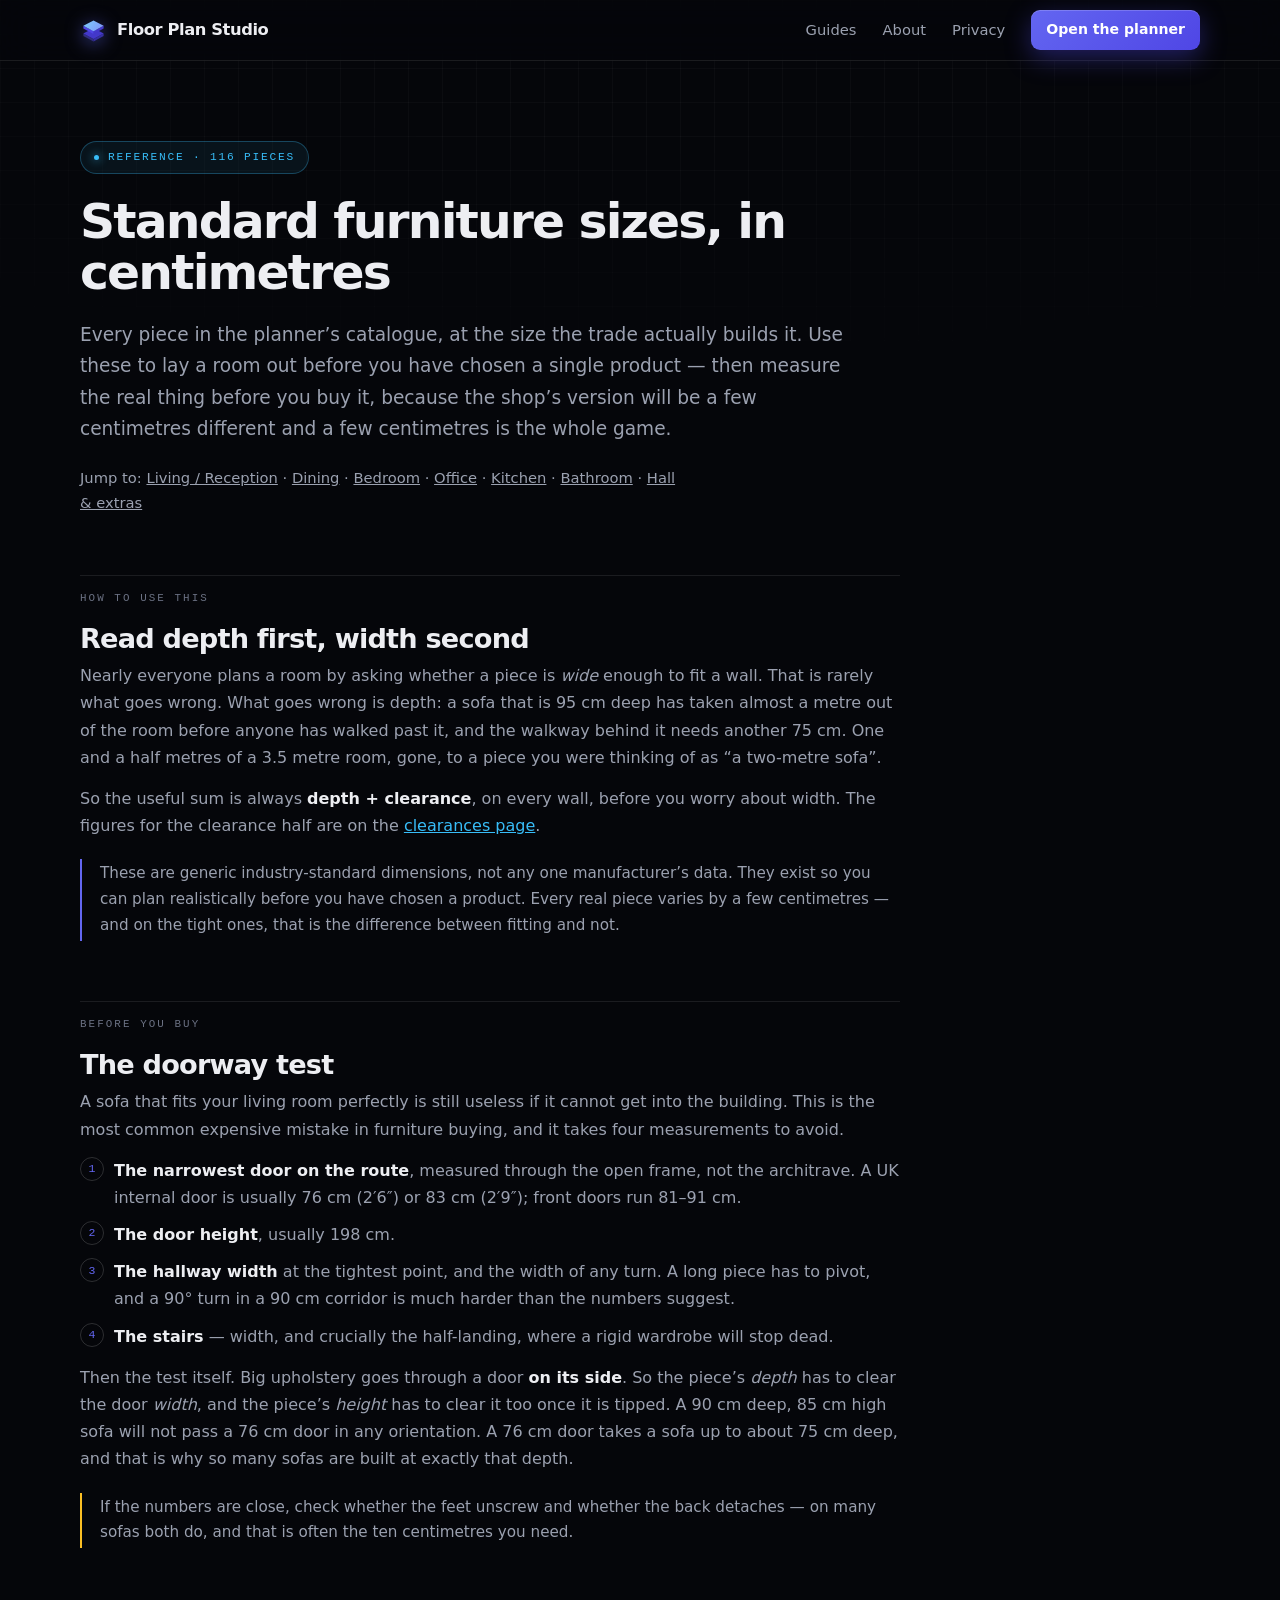
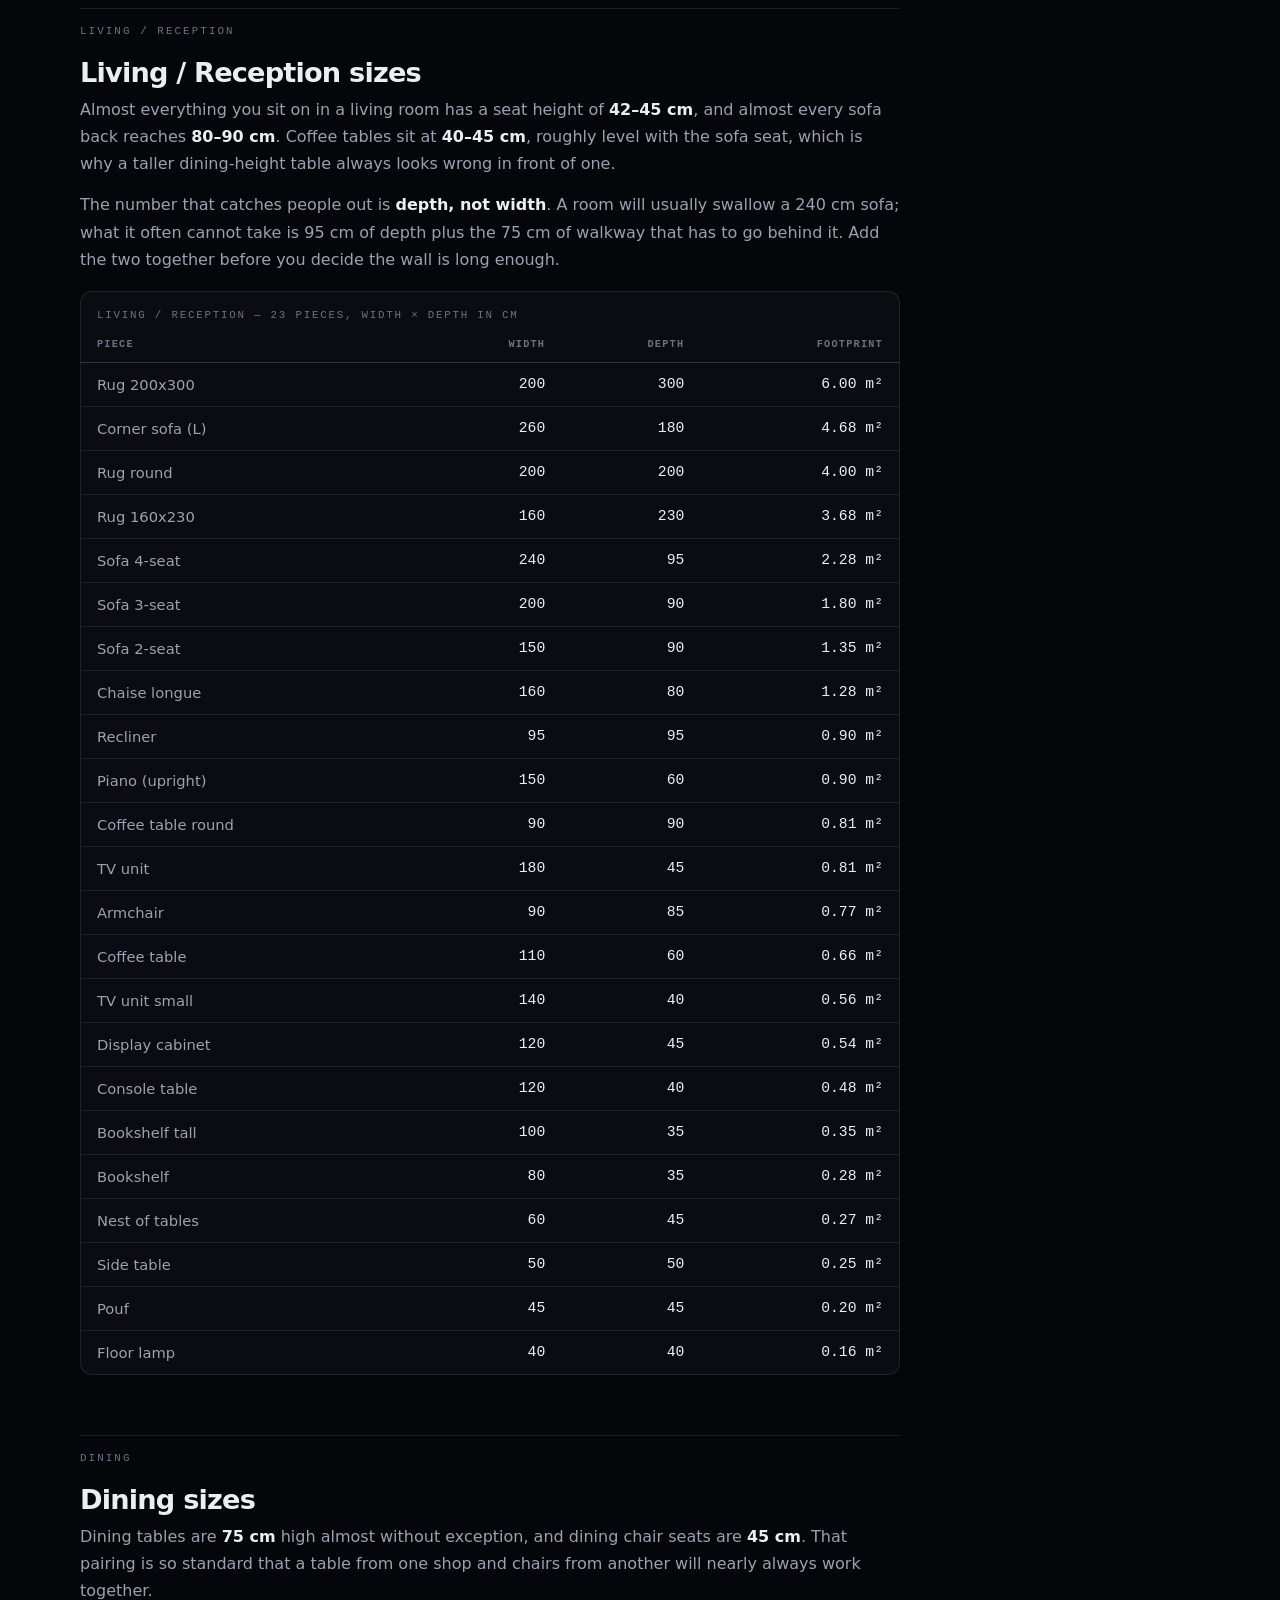
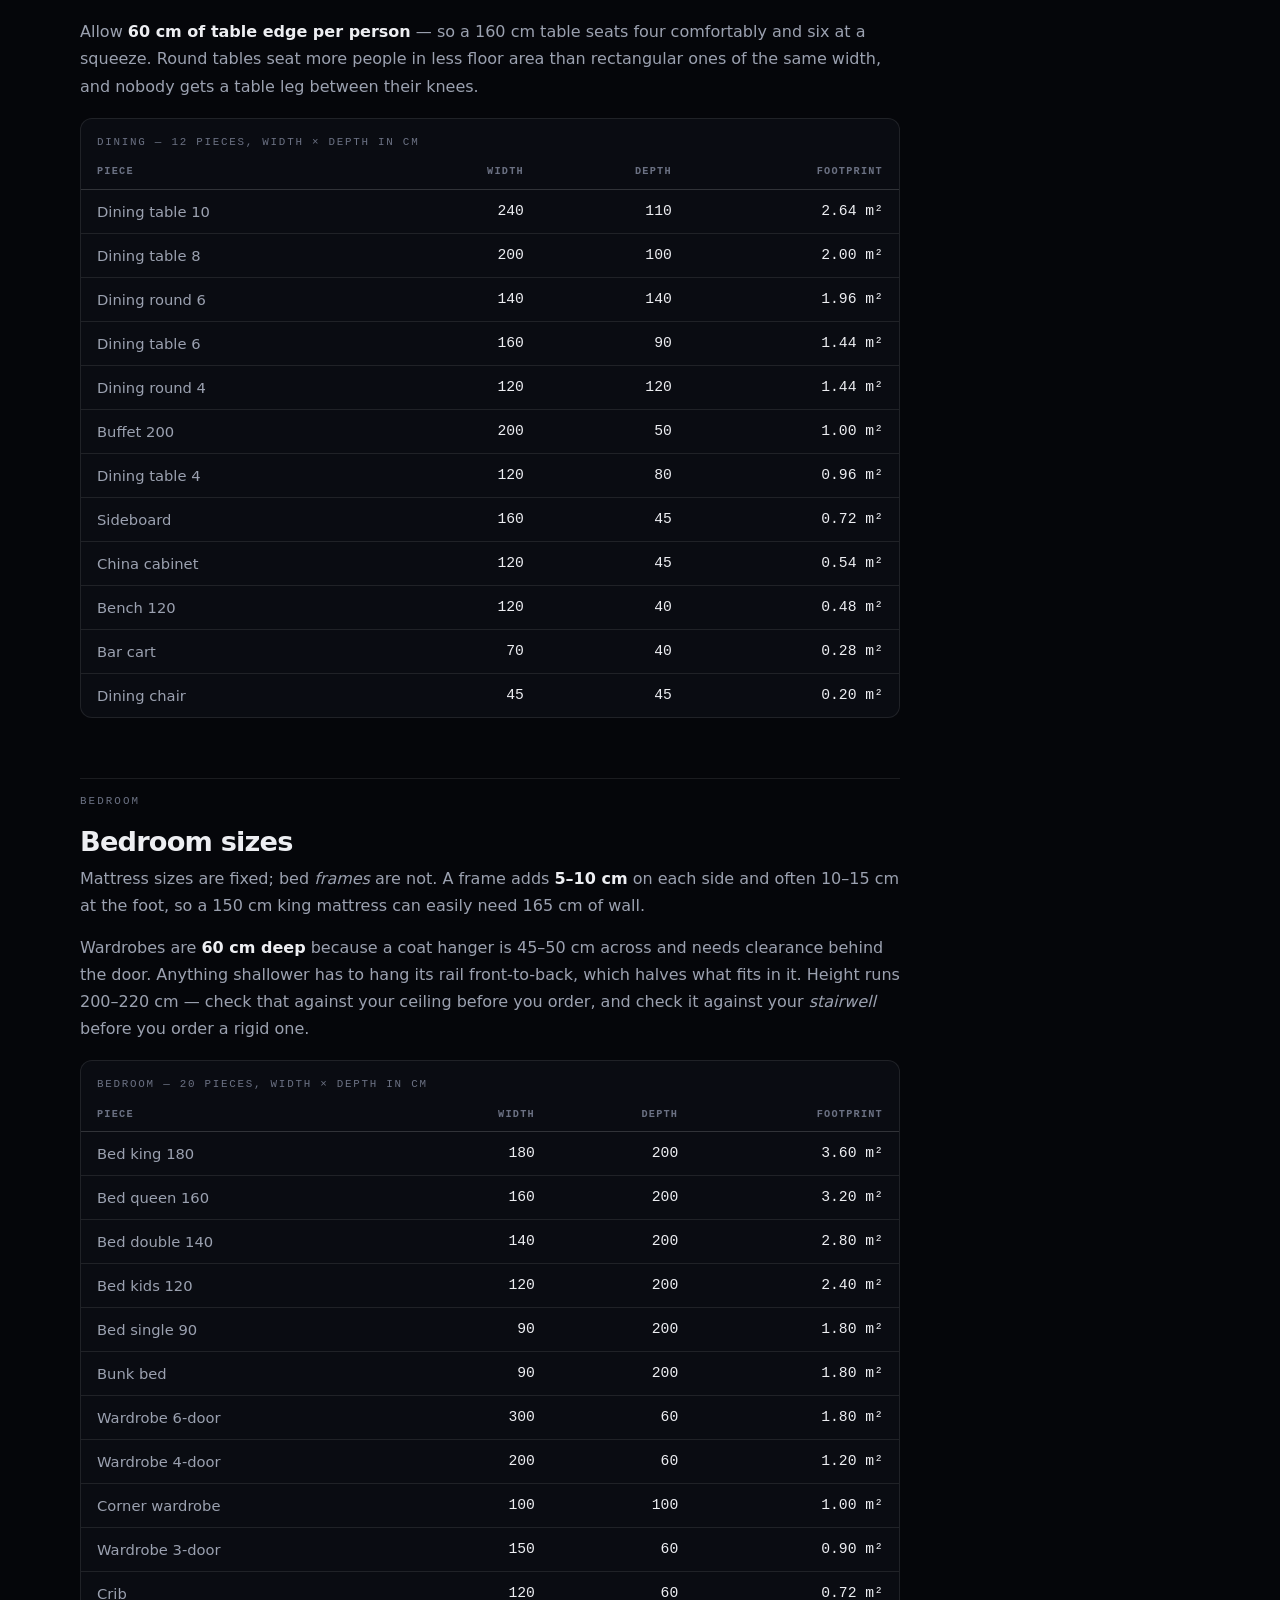
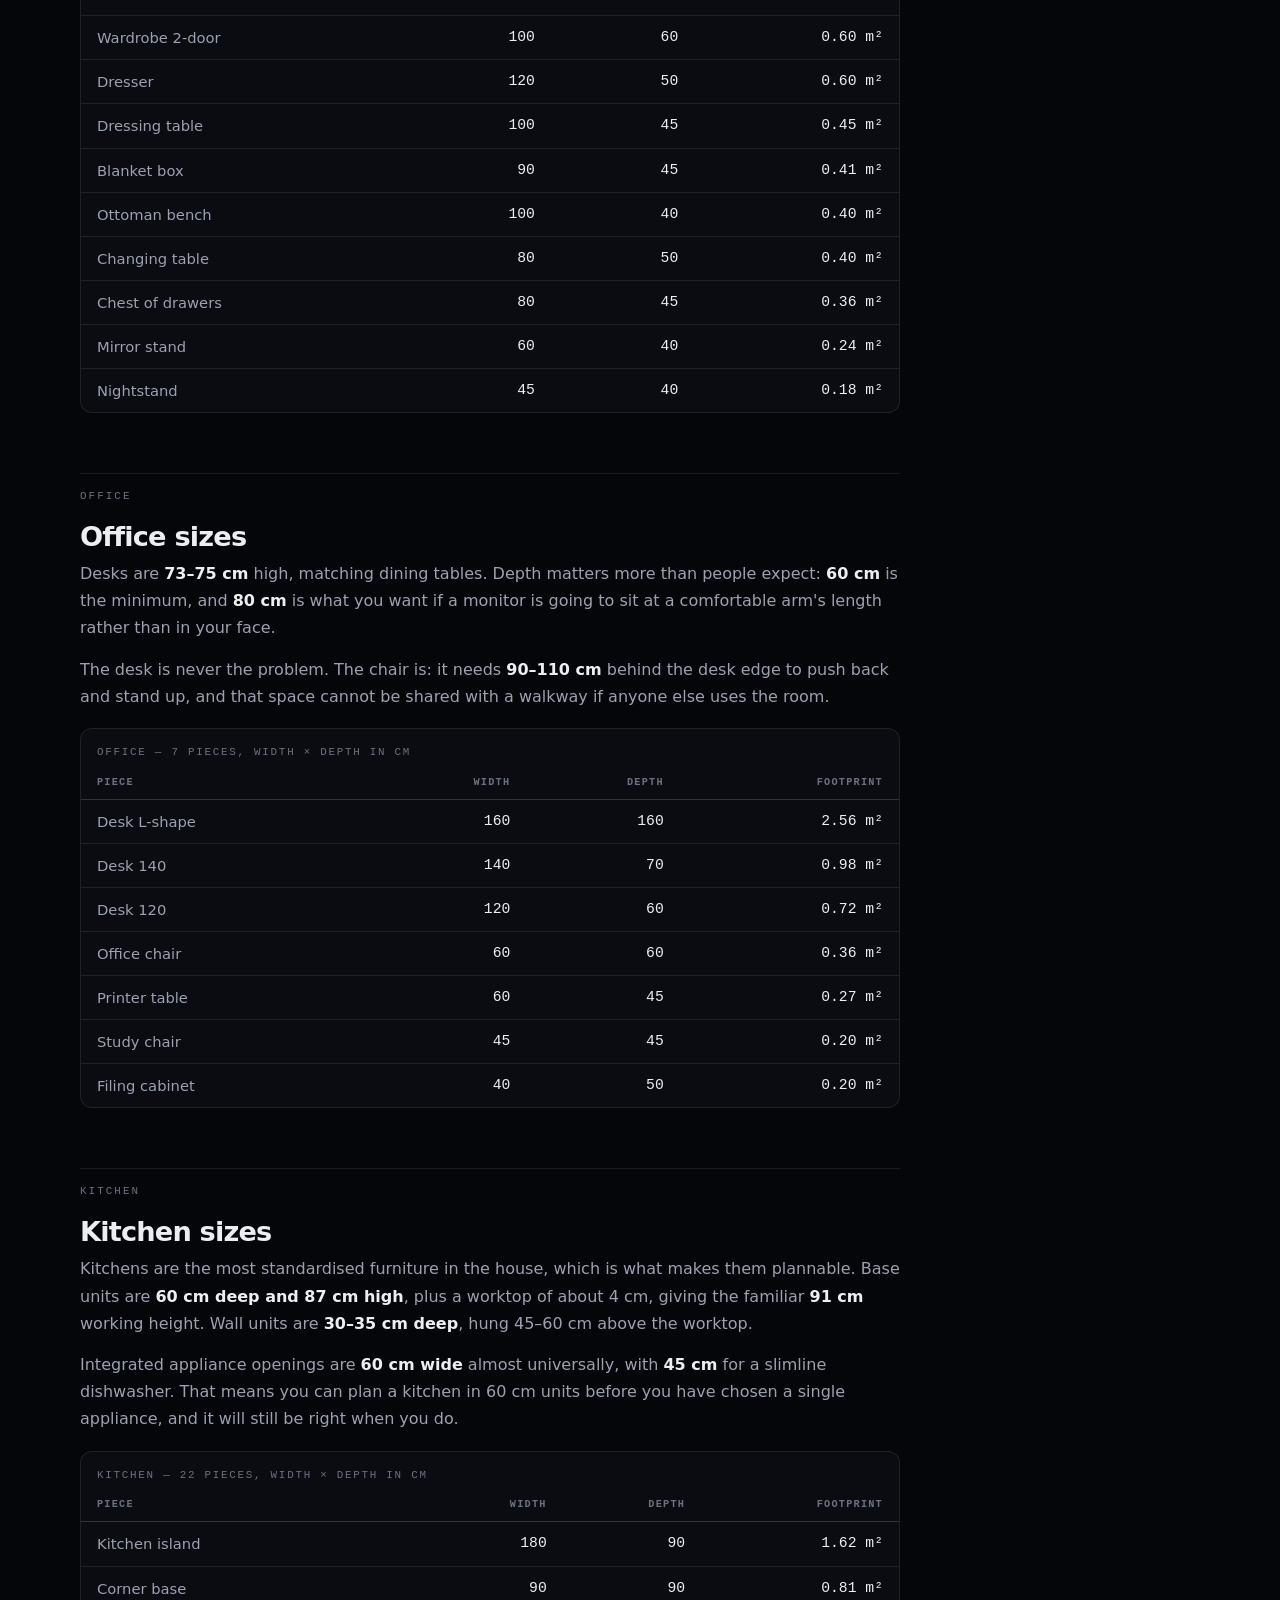
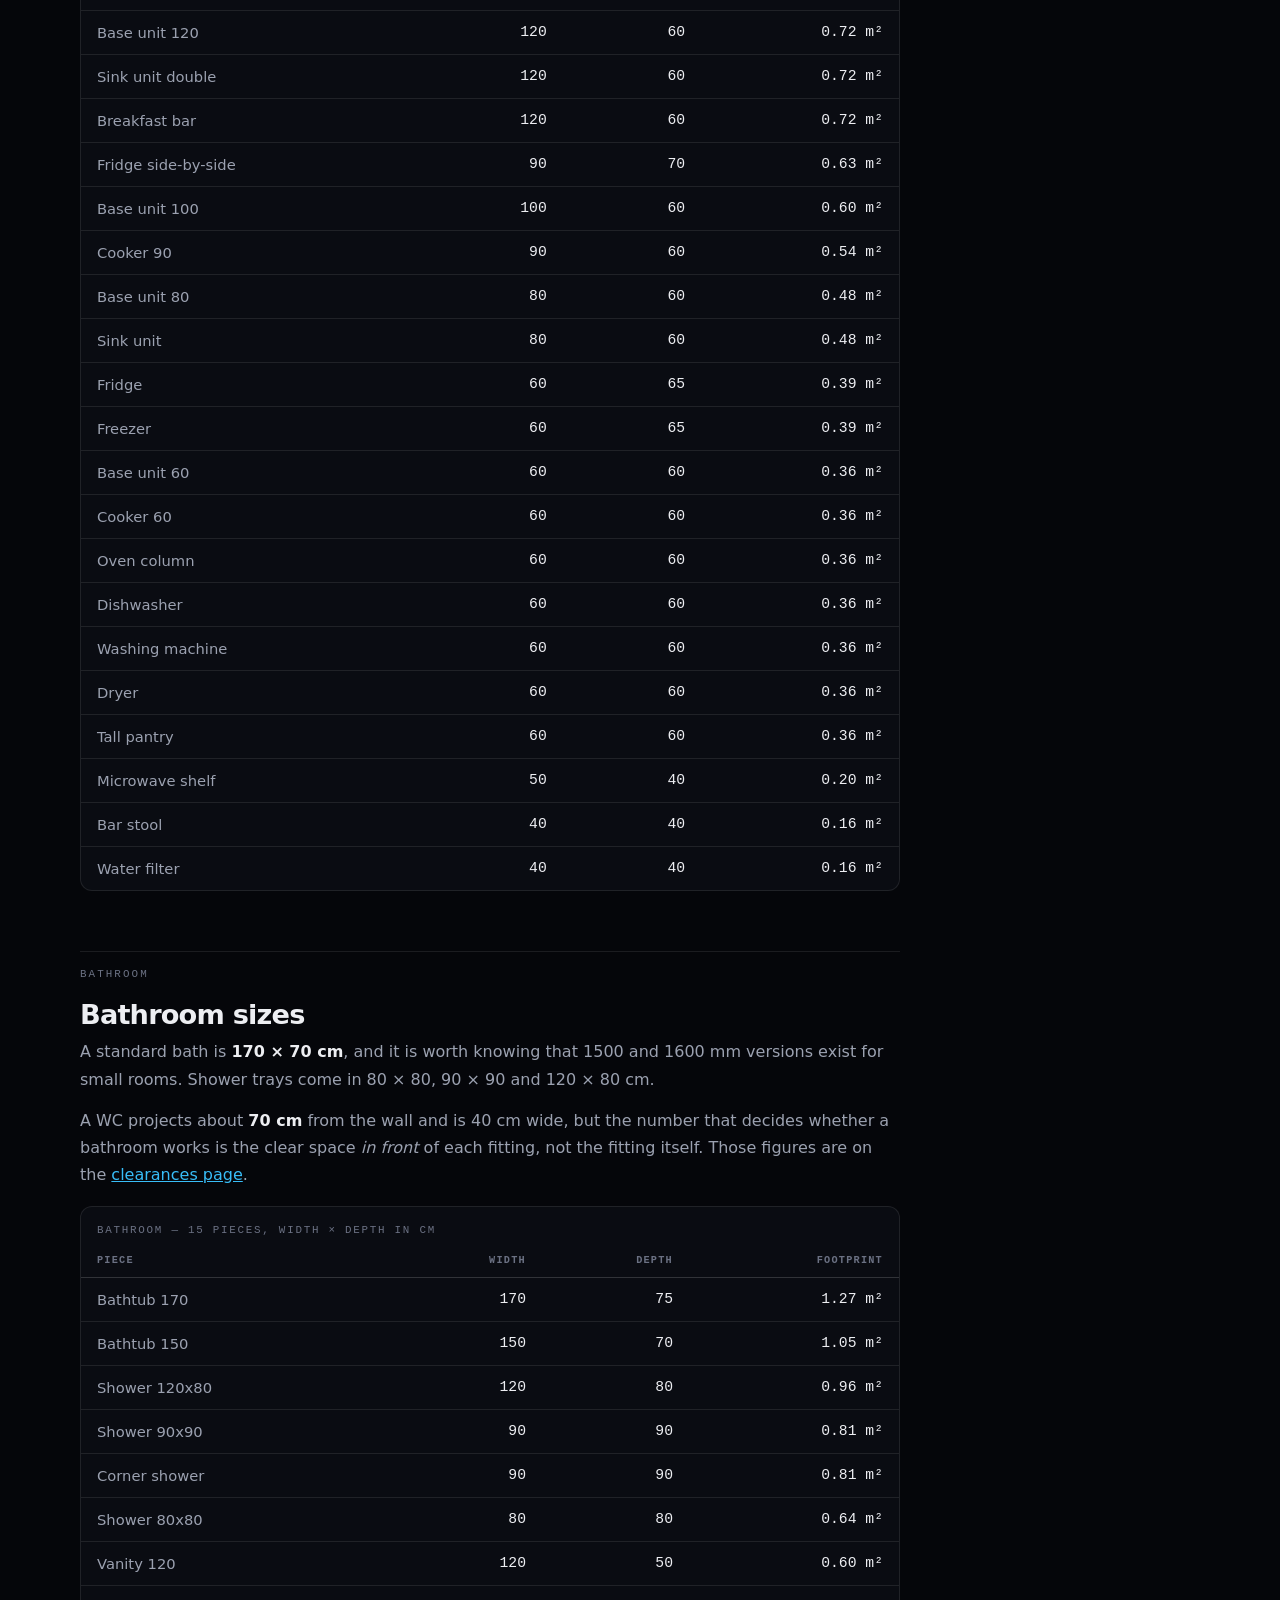
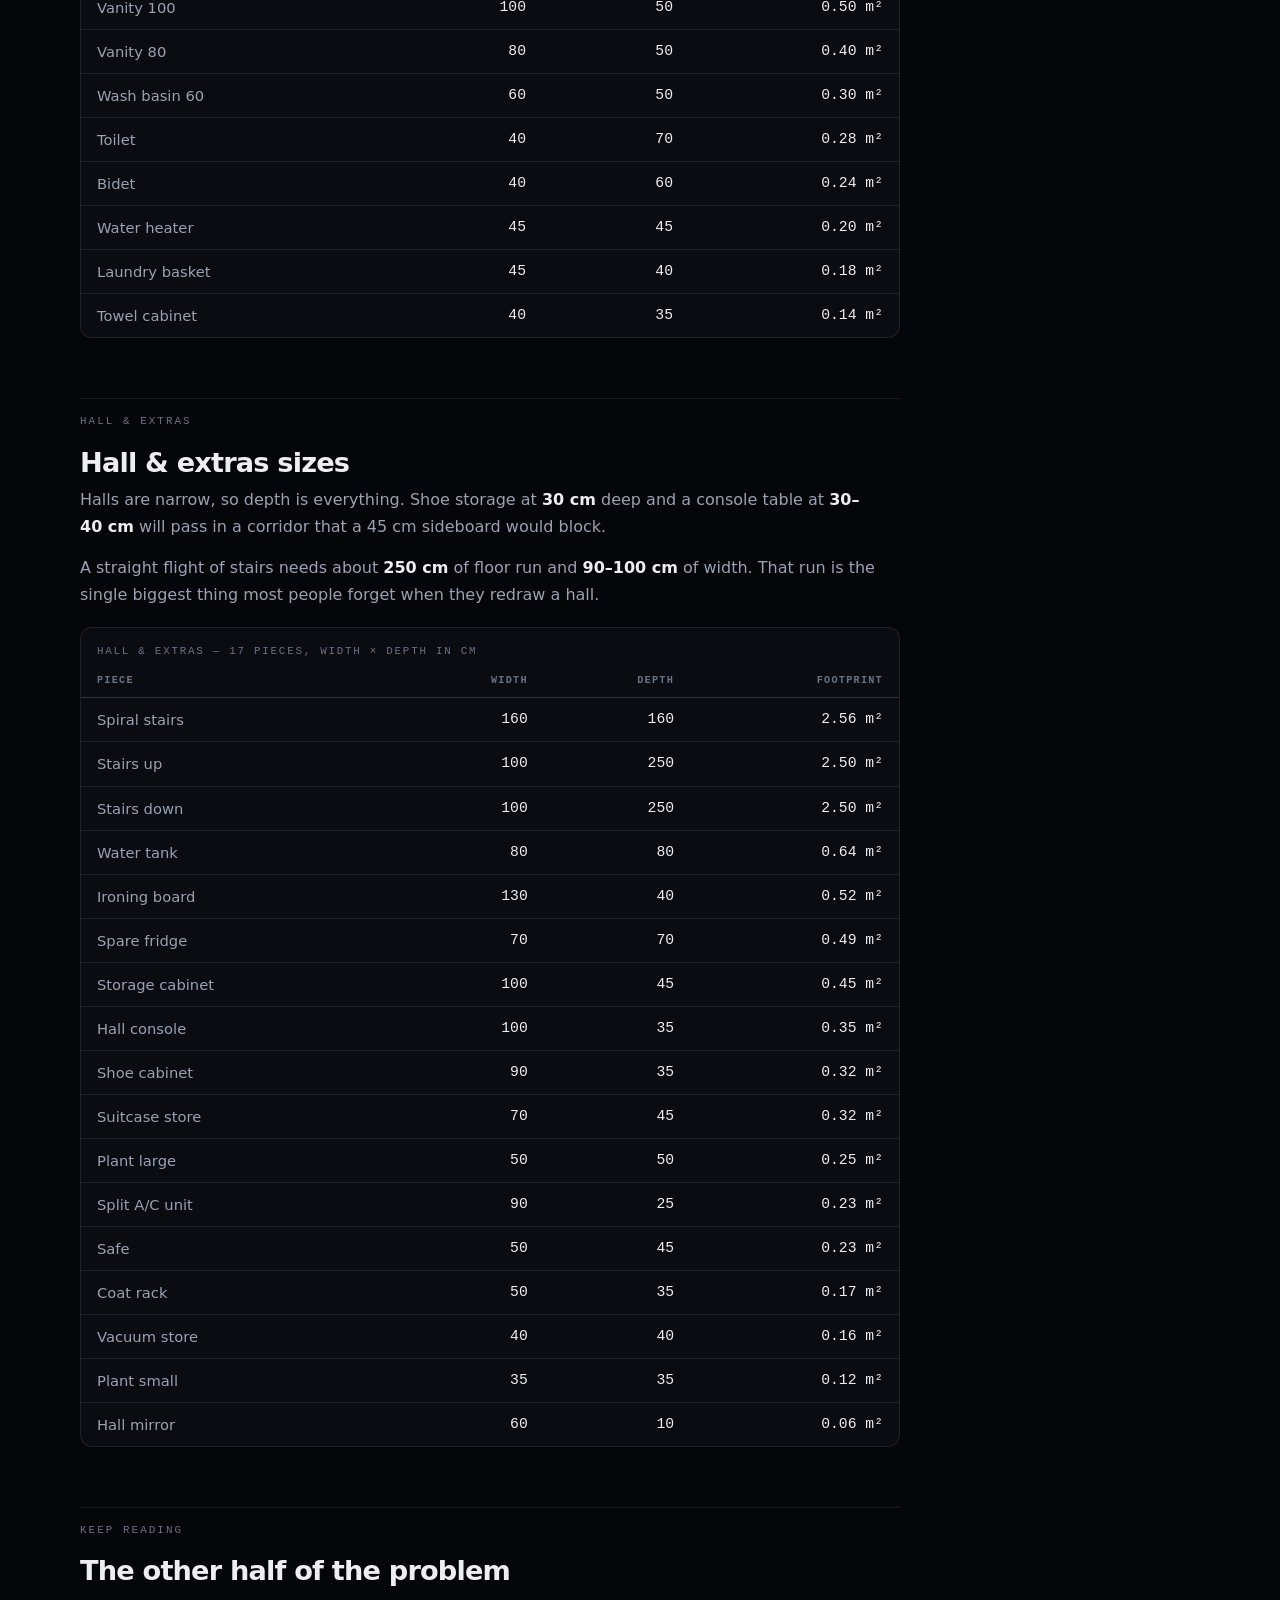
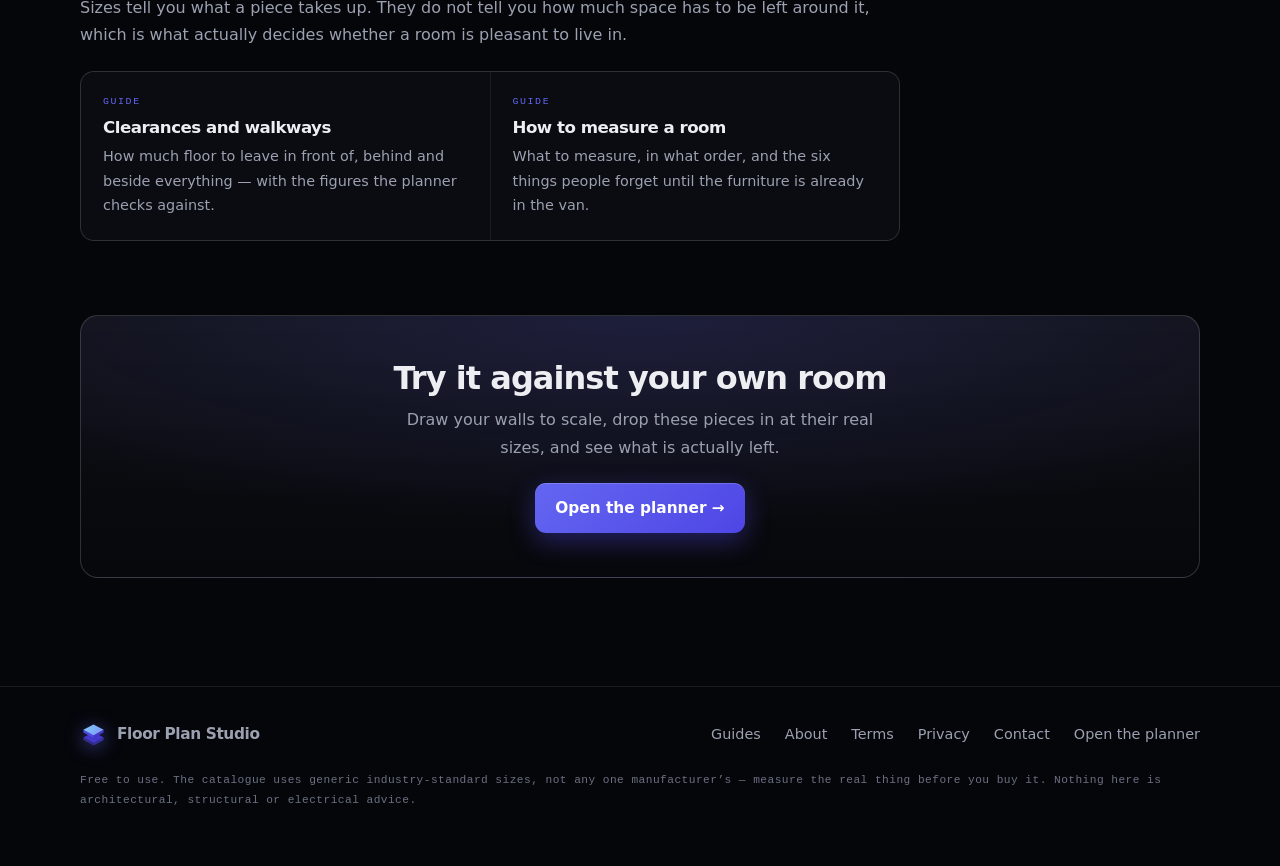
<file: furniture-sizes.html>
<!doctype html>
<html lang="en">
<head>
<meta charset="utf-8">
<meta name="viewport" content="width=device-width,initial-scale=1">
<meta name="theme-color" content="#05060A">
<title>Standard furniture sizes in cm — every piece, room by room</title>
<meta name="description" content="Standard width and depth in centimetres for 116 pieces of furniture, grouped by room, with the heights that go with them and the doorway measurements that decide whether it gets into the house at all.">
<link rel="canonical" href="https://tarekfouad97.github.io/Floor-Plan-Studio/furniture-sizes.html">
<meta name="robots" content="index,follow,max-image-preview:large">
<meta property="og:title" content="Standard furniture sizes in cm — every piece, room by room">
<meta property="og:description" content="Standard width and depth in centimetres for 116 pieces of furniture, grouped by room, with the heights that go with them and the doorway measurements that decide whether it gets into the house at all.">
<meta property="og:type" content="article">
<meta property="og:url" content="https://tarekfouad97.github.io/Floor-Plan-Studio/furniture-sizes.html">
<meta name="twitter:card" content="summary">
<link rel="icon" href="data:image/svg+xml,<svg xmlns='http://www.w3.org/2000/svg' viewBox='0 0 32 32'><defs><linearGradient id='g' x1='4' y1='2' x2='28' y2='20' gradientUnits='userSpaceOnUse'><stop stop-color='%237DD3FC'/><stop offset='1' stop-color='%23818CF8'/></linearGradient></defs><path d='M4 19.5 16 26 16 29 4 22.5Z' fill='%23312E81'/><path d='M28 19.5 16 26 16 29 28 22.5Z' fill='%233730A3'/><path d='M16 13 28 19.5 16 26 4 19.5Z' fill='%234338CA'/><path d='M4 10.5 16 17 16 20 4 13.5Z' fill='%234F46E5'/><path d='M28 10.5 16 17 16 20 28 13.5Z' fill='%234338CA'/><path d='M16 4 28 10.5 16 17 4 10.5Z' fill='url(%23g)'/></svg>">
<link rel="stylesheet" href="site.css">
</head>
<body>
<a class="skip" href="#main">Skip to content</a>

<header>
  <div class="hbar">
    <a class="mark" href="index.html"><span class="tile"><svg viewBox="0 0 32 32" fill="none" aria-hidden="true"><defs><linearGradient id="mk0" x1="4" y1="2" x2="28" y2="20" gradientUnits="userSpaceOnUse"><stop stop-color="#7DD3FC"/><stop offset="1" stop-color="#818CF8"/></linearGradient></defs><path d="M4 19.5 16 26 16 29 4 22.5Z" fill="#312E81"/><path d="M28 19.5 16 26 16 29 28 22.5Z" fill="#3730A3"/><path d="M16 13 28 19.5 16 26 4 19.5Z" fill="#4338CA"/><path d="M4 10.5 16 17 16 20 4 13.5Z" fill="#4F46E5"/><path d="M28 10.5 16 17 16 20 28 13.5Z" fill="#4338CA"/><path d="M16 4 28 10.5 16 17 4 10.5Z" fill="url(#mk0)"/></svg></span>Floor Plan Studio</a>
    <nav>
      <a href="guides.html">Guides</a>
      <a href="about.html">About</a>
      <a href="privacy.html">Privacy</a>
      <a class="btn" href="app.html?v=2026-09-07.1">Open the planner</a>
    </nav>
  </div>
</header>

<div class="wrap head">
  <span class="eyebrow"><span class="dot"></span>Reference &middot; 116 pieces</span>
  <h1>Standard furniture sizes, in centimetres</h1>
  <p class="sum">Every piece in the planner&rsquo;s catalogue, at the size the trade
  actually builds it. Use these to lay a room out before you have chosen a single
  product &mdash; then measure the real thing before you buy it, because the shop&rsquo;s
  version will be a few centimetres different and a few centimetres is the whole
  game.</p>
  <p class="sum" style="font-size:.92rem">Jump to: <a href="#living">Living / Reception</a> &middot; <a href="#dining">Dining</a> &middot; <a href="#bedroom">Bedroom</a> &middot; <a href="#office">Office</a> &middot; <a href="#kitchen">Kitchen</a> &middot; <a href="#bath">Bathroom</a> &middot; <a href="#hall">Hall & extras</a></p>
</div>

<main id="main"><div class="wrap">

<section class="col">
  <span class="ref">How to use this</span>
  <h2>Read depth first, width second</h2>
  <p>Nearly everyone plans a room by asking whether a piece is <em>wide</em> enough to fit
  a wall. That is rarely what goes wrong. What goes wrong is depth: a sofa that is
  95&nbsp;cm deep has taken almost a metre out of the room before anyone has walked past
  it, and the walkway behind it needs another 75&nbsp;cm. One and a half metres of a
  3.5&nbsp;metre room, gone, to a piece you were thinking of as &ldquo;a two-metre
  sofa&rdquo;.</p>
  <p>So the useful sum is always <b>depth + clearance</b>, on every wall, before you
  worry about width. The figures for the clearance half are on the
  <a href="room-clearances.html">clearances page</a>.</p>
  <div class="note">These are generic industry-standard dimensions, not any one
  manufacturer&rsquo;s data. They exist so you can plan realistically before you have
  chosen a product. Every real piece varies by a few centimetres &mdash; and on the tight
  ones, that is the difference between fitting and not.</div>
</section>

<section class="col">
  <span class="ref">Before you buy</span>
  <h2>The doorway test</h2>
  <p>A sofa that fits your living room perfectly is still useless if it cannot get into
  the building. This is the most common expensive mistake in furniture buying, and it
  takes four measurements to avoid.</p>
  <ol>
    <li><b>The narrowest door on the route</b>, measured through the open frame, not the
      architrave. A UK internal door is usually 76&nbsp;cm (2&prime;6&Prime;) or
      83&nbsp;cm (2&prime;9&Prime;); front doors run 81&ndash;91&nbsp;cm.</li>
    <li><b>The door height</b>, usually 198&nbsp;cm.</li>
    <li><b>The hallway width</b> at the tightest point, and the width of any turn. A long
      piece has to pivot, and a 90&deg; turn in a 90&nbsp;cm corridor is much harder than
      the numbers suggest.</li>
    <li><b>The stairs</b> &mdash; width, and crucially the half-landing, where a rigid
      wardrobe will stop dead.</li>
  </ol>
  <p>Then the test itself. Big upholstery goes through a door <b>on its side</b>. So the
  piece&rsquo;s <em>depth</em> has to clear the door <em>width</em>, and the piece&rsquo;s
  <em>height</em> has to clear it too once it is tipped. A 90&nbsp;cm deep, 85&nbsp;cm
  high sofa will not pass a 76&nbsp;cm door in any orientation. A 76&nbsp;cm door takes a
  sofa up to about 75&nbsp;cm deep, and that is why so many sofas are built at exactly
  that depth.</p>
  <div class="note warn">If the numbers are close, check whether the feet unscrew and
  whether the back detaches &mdash; on many sofas both do, and that is often the ten
  centimetres you need.</div>
</section>

<section id="living" class="col">
  <span class="ref">Living / Reception</span>
  <h2>Living / Reception sizes</h2>
<p>Almost everything you sit on in a living room has a seat height of
  <b>42&ndash;45&nbsp;cm</b>, and almost every sofa back reaches <b>80&ndash;90&nbsp;cm</b>.
  Coffee tables sit at <b>40&ndash;45&nbsp;cm</b>, roughly level with the sofa seat, which
  is why a taller dining-height table always looks wrong in front of one.</p>
  <p>The number that catches people out is <b>depth, not width</b>. A room will usually
  swallow a 240&nbsp;cm sofa; what it often cannot take is 95&nbsp;cm of depth plus the
  75&nbsp;cm of walkway that has to go behind it. Add the two together before you decide
  the wall is long enough.</p>
<div class="tw"><table>
  <caption>Living / Reception &mdash; 23 pieces, width &times; depth in cm</caption>
  <thead><tr><th>Piece</th><th class="n">Width</th><th class="n">Depth</th><th class="n">Footprint</th></tr></thead>
  <tbody>
    <tr><td>Rug 200x300</td><td class="n">200</td><td class="n">300</td><td class="n">6.00 m&sup2;</td></tr>
    <tr><td>Corner sofa (L)</td><td class="n">260</td><td class="n">180</td><td class="n">4.68 m&sup2;</td></tr>
    <tr><td>Rug round</td><td class="n">200</td><td class="n">200</td><td class="n">4.00 m&sup2;</td></tr>
    <tr><td>Rug 160x230</td><td class="n">160</td><td class="n">230</td><td class="n">3.68 m&sup2;</td></tr>
    <tr><td>Sofa 4-seat</td><td class="n">240</td><td class="n">95</td><td class="n">2.28 m&sup2;</td></tr>
    <tr><td>Sofa 3-seat</td><td class="n">200</td><td class="n">90</td><td class="n">1.80 m&sup2;</td></tr>
    <tr><td>Sofa 2-seat</td><td class="n">150</td><td class="n">90</td><td class="n">1.35 m&sup2;</td></tr>
    <tr><td>Chaise longue</td><td class="n">160</td><td class="n">80</td><td class="n">1.28 m&sup2;</td></tr>
    <tr><td>Recliner</td><td class="n">95</td><td class="n">95</td><td class="n">0.90 m&sup2;</td></tr>
    <tr><td>Piano (upright)</td><td class="n">150</td><td class="n">60</td><td class="n">0.90 m&sup2;</td></tr>
    <tr><td>Coffee table round</td><td class="n">90</td><td class="n">90</td><td class="n">0.81 m&sup2;</td></tr>
    <tr><td>TV unit</td><td class="n">180</td><td class="n">45</td><td class="n">0.81 m&sup2;</td></tr>
    <tr><td>Armchair</td><td class="n">90</td><td class="n">85</td><td class="n">0.77 m&sup2;</td></tr>
    <tr><td>Coffee table</td><td class="n">110</td><td class="n">60</td><td class="n">0.66 m&sup2;</td></tr>
    <tr><td>TV unit small</td><td class="n">140</td><td class="n">40</td><td class="n">0.56 m&sup2;</td></tr>
    <tr><td>Display cabinet</td><td class="n">120</td><td class="n">45</td><td class="n">0.54 m&sup2;</td></tr>
    <tr><td>Console table</td><td class="n">120</td><td class="n">40</td><td class="n">0.48 m&sup2;</td></tr>
    <tr><td>Bookshelf tall</td><td class="n">100</td><td class="n">35</td><td class="n">0.35 m&sup2;</td></tr>
    <tr><td>Bookshelf</td><td class="n">80</td><td class="n">35</td><td class="n">0.28 m&sup2;</td></tr>
    <tr><td>Nest of tables</td><td class="n">60</td><td class="n">45</td><td class="n">0.27 m&sup2;</td></tr>
    <tr><td>Side table</td><td class="n">50</td><td class="n">50</td><td class="n">0.25 m&sup2;</td></tr>
    <tr><td>Pouf</td><td class="n">45</td><td class="n">45</td><td class="n">0.20 m&sup2;</td></tr>
    <tr><td>Floor lamp</td><td class="n">40</td><td class="n">40</td><td class="n">0.16 m&sup2;</td></tr>
  </tbody>
</table></div>
</section>

<section id="dining" class="col">
  <span class="ref">Dining</span>
  <h2>Dining sizes</h2>
<p>Dining tables are <b>75&nbsp;cm</b> high almost without exception, and
  dining chair seats are <b>45&nbsp;cm</b>. That pairing is so standard that a table from
  one shop and chairs from another will nearly always work together.</p>
  <p>Allow <b>60&nbsp;cm of table edge per person</b> &mdash; so a 160&nbsp;cm table seats
  four comfortably and six at a squeeze. Round tables seat more people in less floor area
  than rectangular ones of the same width, and nobody gets a table leg between their
  knees.</p>
<div class="tw"><table>
  <caption>Dining &mdash; 12 pieces, width &times; depth in cm</caption>
  <thead><tr><th>Piece</th><th class="n">Width</th><th class="n">Depth</th><th class="n">Footprint</th></tr></thead>
  <tbody>
    <tr><td>Dining table 10</td><td class="n">240</td><td class="n">110</td><td class="n">2.64 m&sup2;</td></tr>
    <tr><td>Dining table 8</td><td class="n">200</td><td class="n">100</td><td class="n">2.00 m&sup2;</td></tr>
    <tr><td>Dining round 6</td><td class="n">140</td><td class="n">140</td><td class="n">1.96 m&sup2;</td></tr>
    <tr><td>Dining table 6</td><td class="n">160</td><td class="n">90</td><td class="n">1.44 m&sup2;</td></tr>
    <tr><td>Dining round 4</td><td class="n">120</td><td class="n">120</td><td class="n">1.44 m&sup2;</td></tr>
    <tr><td>Buffet 200</td><td class="n">200</td><td class="n">50</td><td class="n">1.00 m&sup2;</td></tr>
    <tr><td>Dining table 4</td><td class="n">120</td><td class="n">80</td><td class="n">0.96 m&sup2;</td></tr>
    <tr><td>Sideboard</td><td class="n">160</td><td class="n">45</td><td class="n">0.72 m&sup2;</td></tr>
    <tr><td>China cabinet</td><td class="n">120</td><td class="n">45</td><td class="n">0.54 m&sup2;</td></tr>
    <tr><td>Bench 120</td><td class="n">120</td><td class="n">40</td><td class="n">0.48 m&sup2;</td></tr>
    <tr><td>Bar cart</td><td class="n">70</td><td class="n">40</td><td class="n">0.28 m&sup2;</td></tr>
    <tr><td>Dining chair</td><td class="n">45</td><td class="n">45</td><td class="n">0.20 m&sup2;</td></tr>
  </tbody>
</table></div>
</section>

<section id="bedroom" class="col">
  <span class="ref">Bedroom</span>
  <h2>Bedroom sizes</h2>
<p>Mattress sizes are fixed; bed <em>frames</em> are not. A frame adds
  <b>5&ndash;10&nbsp;cm</b> on each side and often 10&ndash;15&nbsp;cm at the foot, so a
  150&nbsp;cm king mattress can easily need 165&nbsp;cm of wall.</p>
  <p>Wardrobes are <b>60&nbsp;cm deep</b> because a coat hanger is 45&ndash;50&nbsp;cm
  across and needs clearance behind the door. Anything shallower has to hang its rail
  front-to-back, which halves what fits in it. Height runs 200&ndash;220&nbsp;cm &mdash;
  check that against your ceiling before you order, and check it against your
  <em>stairwell</em> before you order a rigid one.</p>
<div class="tw"><table>
  <caption>Bedroom &mdash; 20 pieces, width &times; depth in cm</caption>
  <thead><tr><th>Piece</th><th class="n">Width</th><th class="n">Depth</th><th class="n">Footprint</th></tr></thead>
  <tbody>
    <tr><td>Bed king 180</td><td class="n">180</td><td class="n">200</td><td class="n">3.60 m&sup2;</td></tr>
    <tr><td>Bed queen 160</td><td class="n">160</td><td class="n">200</td><td class="n">3.20 m&sup2;</td></tr>
    <tr><td>Bed double 140</td><td class="n">140</td><td class="n">200</td><td class="n">2.80 m&sup2;</td></tr>
    <tr><td>Bed kids 120</td><td class="n">120</td><td class="n">200</td><td class="n">2.40 m&sup2;</td></tr>
    <tr><td>Bed single 90</td><td class="n">90</td><td class="n">200</td><td class="n">1.80 m&sup2;</td></tr>
    <tr><td>Bunk bed</td><td class="n">90</td><td class="n">200</td><td class="n">1.80 m&sup2;</td></tr>
    <tr><td>Wardrobe 6-door</td><td class="n">300</td><td class="n">60</td><td class="n">1.80 m&sup2;</td></tr>
    <tr><td>Wardrobe 4-door</td><td class="n">200</td><td class="n">60</td><td class="n">1.20 m&sup2;</td></tr>
    <tr><td>Corner wardrobe</td><td class="n">100</td><td class="n">100</td><td class="n">1.00 m&sup2;</td></tr>
    <tr><td>Wardrobe 3-door</td><td class="n">150</td><td class="n">60</td><td class="n">0.90 m&sup2;</td></tr>
    <tr><td>Crib</td><td class="n">120</td><td class="n">60</td><td class="n">0.72 m&sup2;</td></tr>
    <tr><td>Wardrobe 2-door</td><td class="n">100</td><td class="n">60</td><td class="n">0.60 m&sup2;</td></tr>
    <tr><td>Dresser</td><td class="n">120</td><td class="n">50</td><td class="n">0.60 m&sup2;</td></tr>
    <tr><td>Dressing table</td><td class="n">100</td><td class="n">45</td><td class="n">0.45 m&sup2;</td></tr>
    <tr><td>Blanket box</td><td class="n">90</td><td class="n">45</td><td class="n">0.41 m&sup2;</td></tr>
    <tr><td>Ottoman bench</td><td class="n">100</td><td class="n">40</td><td class="n">0.40 m&sup2;</td></tr>
    <tr><td>Changing table</td><td class="n">80</td><td class="n">50</td><td class="n">0.40 m&sup2;</td></tr>
    <tr><td>Chest of drawers</td><td class="n">80</td><td class="n">45</td><td class="n">0.36 m&sup2;</td></tr>
    <tr><td>Mirror stand</td><td class="n">60</td><td class="n">40</td><td class="n">0.24 m&sup2;</td></tr>
    <tr><td>Nightstand</td><td class="n">45</td><td class="n">40</td><td class="n">0.18 m&sup2;</td></tr>
  </tbody>
</table></div>
</section>

<section id="office" class="col">
  <span class="ref">Office</span>
  <h2>Office sizes</h2>
<p>Desks are <b>73&ndash;75&nbsp;cm</b> high, matching dining tables.
  Depth matters more than people expect: <b>60&nbsp;cm</b> is the minimum, and
  <b>80&nbsp;cm</b> is what you want if a monitor is going to sit at a comfortable arm's
  length rather than in your face.</p>
  <p>The desk is never the problem. The chair is: it needs <b>90&ndash;110&nbsp;cm</b>
  behind the desk edge to push back and stand up, and that space cannot be shared with a
  walkway if anyone else uses the room.</p>
<div class="tw"><table>
  <caption>Office &mdash; 7 pieces, width &times; depth in cm</caption>
  <thead><tr><th>Piece</th><th class="n">Width</th><th class="n">Depth</th><th class="n">Footprint</th></tr></thead>
  <tbody>
    <tr><td>Desk L-shape</td><td class="n">160</td><td class="n">160</td><td class="n">2.56 m&sup2;</td></tr>
    <tr><td>Desk 140</td><td class="n">140</td><td class="n">70</td><td class="n">0.98 m&sup2;</td></tr>
    <tr><td>Desk 120</td><td class="n">120</td><td class="n">60</td><td class="n">0.72 m&sup2;</td></tr>
    <tr><td>Office chair</td><td class="n">60</td><td class="n">60</td><td class="n">0.36 m&sup2;</td></tr>
    <tr><td>Printer table</td><td class="n">60</td><td class="n">45</td><td class="n">0.27 m&sup2;</td></tr>
    <tr><td>Study chair</td><td class="n">45</td><td class="n">45</td><td class="n">0.20 m&sup2;</td></tr>
    <tr><td>Filing cabinet</td><td class="n">40</td><td class="n">50</td><td class="n">0.20 m&sup2;</td></tr>
  </tbody>
</table></div>
</section>

<section id="kitchen" class="col">
  <span class="ref">Kitchen</span>
  <h2>Kitchen sizes</h2>
<p>Kitchens are the most standardised furniture in the house, which is
  what makes them plannable. Base units are <b>60&nbsp;cm deep and 87&nbsp;cm high</b>,
  plus a worktop of about 4&nbsp;cm, giving the familiar <b>91&nbsp;cm</b> working
  height. Wall units are <b>30&ndash;35&nbsp;cm deep</b>, hung 45&ndash;60&nbsp;cm above
  the worktop.</p>
  <p>Integrated appliance openings are <b>60&nbsp;cm wide</b> almost universally, with
  <b>45&nbsp;cm</b> for a slimline dishwasher. That means you can plan a kitchen in
  60&nbsp;cm units before you have chosen a single appliance, and it will still be right
  when you do.</p>
<div class="tw"><table>
  <caption>Kitchen &mdash; 22 pieces, width &times; depth in cm</caption>
  <thead><tr><th>Piece</th><th class="n">Width</th><th class="n">Depth</th><th class="n">Footprint</th></tr></thead>
  <tbody>
    <tr><td>Kitchen island</td><td class="n">180</td><td class="n">90</td><td class="n">1.62 m&sup2;</td></tr>
    <tr><td>Corner base</td><td class="n">90</td><td class="n">90</td><td class="n">0.81 m&sup2;</td></tr>
    <tr><td>Base unit 120</td><td class="n">120</td><td class="n">60</td><td class="n">0.72 m&sup2;</td></tr>
    <tr><td>Sink unit double</td><td class="n">120</td><td class="n">60</td><td class="n">0.72 m&sup2;</td></tr>
    <tr><td>Breakfast bar</td><td class="n">120</td><td class="n">60</td><td class="n">0.72 m&sup2;</td></tr>
    <tr><td>Fridge side-by-side</td><td class="n">90</td><td class="n">70</td><td class="n">0.63 m&sup2;</td></tr>
    <tr><td>Base unit 100</td><td class="n">100</td><td class="n">60</td><td class="n">0.60 m&sup2;</td></tr>
    <tr><td>Cooker 90</td><td class="n">90</td><td class="n">60</td><td class="n">0.54 m&sup2;</td></tr>
    <tr><td>Base unit 80</td><td class="n">80</td><td class="n">60</td><td class="n">0.48 m&sup2;</td></tr>
    <tr><td>Sink unit</td><td class="n">80</td><td class="n">60</td><td class="n">0.48 m&sup2;</td></tr>
    <tr><td>Fridge</td><td class="n">60</td><td class="n">65</td><td class="n">0.39 m&sup2;</td></tr>
    <tr><td>Freezer</td><td class="n">60</td><td class="n">65</td><td class="n">0.39 m&sup2;</td></tr>
    <tr><td>Base unit 60</td><td class="n">60</td><td class="n">60</td><td class="n">0.36 m&sup2;</td></tr>
    <tr><td>Cooker 60</td><td class="n">60</td><td class="n">60</td><td class="n">0.36 m&sup2;</td></tr>
    <tr><td>Oven column</td><td class="n">60</td><td class="n">60</td><td class="n">0.36 m&sup2;</td></tr>
    <tr><td>Dishwasher</td><td class="n">60</td><td class="n">60</td><td class="n">0.36 m&sup2;</td></tr>
    <tr><td>Washing machine</td><td class="n">60</td><td class="n">60</td><td class="n">0.36 m&sup2;</td></tr>
    <tr><td>Dryer</td><td class="n">60</td><td class="n">60</td><td class="n">0.36 m&sup2;</td></tr>
    <tr><td>Tall pantry</td><td class="n">60</td><td class="n">60</td><td class="n">0.36 m&sup2;</td></tr>
    <tr><td>Microwave shelf</td><td class="n">50</td><td class="n">40</td><td class="n">0.20 m&sup2;</td></tr>
    <tr><td>Bar stool</td><td class="n">40</td><td class="n">40</td><td class="n">0.16 m&sup2;</td></tr>
    <tr><td>Water filter</td><td class="n">40</td><td class="n">40</td><td class="n">0.16 m&sup2;</td></tr>
  </tbody>
</table></div>
</section>

<section id="bath" class="col">
  <span class="ref">Bathroom</span>
  <h2>Bathroom sizes</h2>
<p>A standard bath is <b>170&nbsp;&times;&nbsp;70&nbsp;cm</b>, and it is
  worth knowing that 1500 and 1600&nbsp;mm versions exist for small rooms. Shower trays
  come in 80&nbsp;&times;&nbsp;80, 90&nbsp;&times;&nbsp;90 and
  120&nbsp;&times;&nbsp;80&nbsp;cm.</p>
  <p>A WC projects about <b>70&nbsp;cm</b> from the wall and is 40&nbsp;cm wide, but the
  number that decides whether a bathroom works is the clear space <em>in front</em> of
  each fitting, not the fitting itself. Those figures are on the
  <a href="room-clearances.html">clearances page</a>.</p>
<div class="tw"><table>
  <caption>Bathroom &mdash; 15 pieces, width &times; depth in cm</caption>
  <thead><tr><th>Piece</th><th class="n">Width</th><th class="n">Depth</th><th class="n">Footprint</th></tr></thead>
  <tbody>
    <tr><td>Bathtub 170</td><td class="n">170</td><td class="n">75</td><td class="n">1.27 m&sup2;</td></tr>
    <tr><td>Bathtub 150</td><td class="n">150</td><td class="n">70</td><td class="n">1.05 m&sup2;</td></tr>
    <tr><td>Shower 120x80</td><td class="n">120</td><td class="n">80</td><td class="n">0.96 m&sup2;</td></tr>
    <tr><td>Shower 90x90</td><td class="n">90</td><td class="n">90</td><td class="n">0.81 m&sup2;</td></tr>
    <tr><td>Corner shower</td><td class="n">90</td><td class="n">90</td><td class="n">0.81 m&sup2;</td></tr>
    <tr><td>Shower 80x80</td><td class="n">80</td><td class="n">80</td><td class="n">0.64 m&sup2;</td></tr>
    <tr><td>Vanity 120</td><td class="n">120</td><td class="n">50</td><td class="n">0.60 m&sup2;</td></tr>
    <tr><td>Vanity 100</td><td class="n">100</td><td class="n">50</td><td class="n">0.50 m&sup2;</td></tr>
    <tr><td>Vanity 80</td><td class="n">80</td><td class="n">50</td><td class="n">0.40 m&sup2;</td></tr>
    <tr><td>Wash basin 60</td><td class="n">60</td><td class="n">50</td><td class="n">0.30 m&sup2;</td></tr>
    <tr><td>Toilet</td><td class="n">40</td><td class="n">70</td><td class="n">0.28 m&sup2;</td></tr>
    <tr><td>Bidet</td><td class="n">40</td><td class="n">60</td><td class="n">0.24 m&sup2;</td></tr>
    <tr><td>Water heater</td><td class="n">45</td><td class="n">45</td><td class="n">0.20 m&sup2;</td></tr>
    <tr><td>Laundry basket</td><td class="n">45</td><td class="n">40</td><td class="n">0.18 m&sup2;</td></tr>
    <tr><td>Towel cabinet</td><td class="n">40</td><td class="n">35</td><td class="n">0.14 m&sup2;</td></tr>
  </tbody>
</table></div>
</section>

<section id="hall" class="col">
  <span class="ref">Hall & extras</span>
  <h2>Hall & extras sizes</h2>
<p>Halls are narrow, so depth is everything. Shoe storage at
  <b>30&nbsp;cm</b> deep and a console table at <b>30&ndash;40&nbsp;cm</b> will pass in a
  corridor that a 45&nbsp;cm sideboard would block.</p>
  <p>A straight flight of stairs needs about <b>250&nbsp;cm</b> of floor run and
  <b>90&ndash;100&nbsp;cm</b> of width. That run is the single biggest thing most people
  forget when they redraw a hall.</p>
<div class="tw"><table>
  <caption>Hall & extras &mdash; 17 pieces, width &times; depth in cm</caption>
  <thead><tr><th>Piece</th><th class="n">Width</th><th class="n">Depth</th><th class="n">Footprint</th></tr></thead>
  <tbody>
    <tr><td>Spiral stairs</td><td class="n">160</td><td class="n">160</td><td class="n">2.56 m&sup2;</td></tr>
    <tr><td>Stairs up</td><td class="n">100</td><td class="n">250</td><td class="n">2.50 m&sup2;</td></tr>
    <tr><td>Stairs down</td><td class="n">100</td><td class="n">250</td><td class="n">2.50 m&sup2;</td></tr>
    <tr><td>Water tank</td><td class="n">80</td><td class="n">80</td><td class="n">0.64 m&sup2;</td></tr>
    <tr><td>Ironing board</td><td class="n">130</td><td class="n">40</td><td class="n">0.52 m&sup2;</td></tr>
    <tr><td>Spare fridge</td><td class="n">70</td><td class="n">70</td><td class="n">0.49 m&sup2;</td></tr>
    <tr><td>Storage cabinet</td><td class="n">100</td><td class="n">45</td><td class="n">0.45 m&sup2;</td></tr>
    <tr><td>Hall console</td><td class="n">100</td><td class="n">35</td><td class="n">0.35 m&sup2;</td></tr>
    <tr><td>Shoe cabinet</td><td class="n">90</td><td class="n">35</td><td class="n">0.32 m&sup2;</td></tr>
    <tr><td>Suitcase store</td><td class="n">70</td><td class="n">45</td><td class="n">0.32 m&sup2;</td></tr>
    <tr><td>Plant large</td><td class="n">50</td><td class="n">50</td><td class="n">0.25 m&sup2;</td></tr>
    <tr><td>Split A/C unit</td><td class="n">90</td><td class="n">25</td><td class="n">0.23 m&sup2;</td></tr>
    <tr><td>Safe</td><td class="n">50</td><td class="n">45</td><td class="n">0.23 m&sup2;</td></tr>
    <tr><td>Coat rack</td><td class="n">50</td><td class="n">35</td><td class="n">0.17 m&sup2;</td></tr>
    <tr><td>Vacuum store</td><td class="n">40</td><td class="n">40</td><td class="n">0.16 m&sup2;</td></tr>
    <tr><td>Plant small</td><td class="n">35</td><td class="n">35</td><td class="n">0.12 m&sup2;</td></tr>
    <tr><td>Hall mirror</td><td class="n">60</td><td class="n">10</td><td class="n">0.06 m&sup2;</td></tr>
  </tbody>
</table></div>
</section>

<section class="col">
  <span class="ref">Keep reading</span>
  <h2>The other half of the problem</h2>
  <p>Sizes tell you what a piece takes up. They do not tell you how much space has to be
  left around it, which is what actually decides whether a room is pleasant to live
  in.</p>
  <div class="cards">
  <a href="room-clearances.html"><span class="k">Guide</span><h3>Clearances and walkways</h3><p>How much floor to leave in front of, behind and beside everything &mdash; with the figures the planner checks against.</p></a>
  <a href="measure-a-room.html"><span class="k">Guide</span><h3>How to measure a room</h3><p>What to measure, in what order, and the six things people forget until the furniture is already in the van.</p></a>
</div>
</section>

</div>


<div class="wrap">
  <div class="cta">
    <h2>Try it against your own room</h2>
    <p>Draw your walls to scale, drop these pieces in at their real sizes, and see what is actually left.</p>
    <a class="btn btn-lg" href="app.html?v=2026-09-07.1">Open the planner &rarr;</a>
  </div>
</div>

</main>

<div class="wrap">
  <div class="adslot" data-ad-slot="in-content-1" hidden>
    <span class="adlbl">Advertisement</span>
    <div class="adbox" data-note="in-content-1 &middot; responsive"></div>
  </div>
</div>

<footer>
  <div class="foot">
    <a class="mark" href="index.html" style="font-size:.96rem"><span class="tile"><svg viewBox="0 0 32 32" fill="none" aria-hidden="true"><defs><linearGradient id="mk1" x1="4" y1="2" x2="28" y2="20" gradientUnits="userSpaceOnUse"><stop stop-color="#7DD3FC"/><stop offset="1" stop-color="#818CF8"/></linearGradient></defs><path d="M4 19.5 16 26 16 29 4 22.5Z" fill="#312E81"/><path d="M28 19.5 16 26 16 29 28 22.5Z" fill="#3730A3"/><path d="M16 13 28 19.5 16 26 4 19.5Z" fill="#4338CA"/><path d="M4 10.5 16 17 16 20 4 13.5Z" fill="#4F46E5"/><path d="M28 10.5 16 17 16 20 28 13.5Z" fill="#4338CA"/><path d="M16 4 28 10.5 16 17 4 10.5Z" fill="url(#mk1)"/></svg></span>Floor Plan Studio</a>
    <span class="sp"></span>
    <a href="guides.html">Guides</a>
    <a href="about.html">About</a>
    <a href="terms.html">Terms</a>
    <a href="privacy.html">Privacy</a>
    <a href="mailto:tare2fo2ad@gmail.com">Contact</a>
    <a href="app.html?v=2026-09-07.1">Open the planner</a>
    <div class="fine">Free to use. The catalogue uses generic industry-standard
      sizes, not any one manufacturer&rsquo;s &mdash; measure the real thing before
      you buy it. Nothing here is architectural, structural or electrical advice.</div>
  </div>
</footer>
<script src="ads.js"></script>
</body>
</html>
</file>
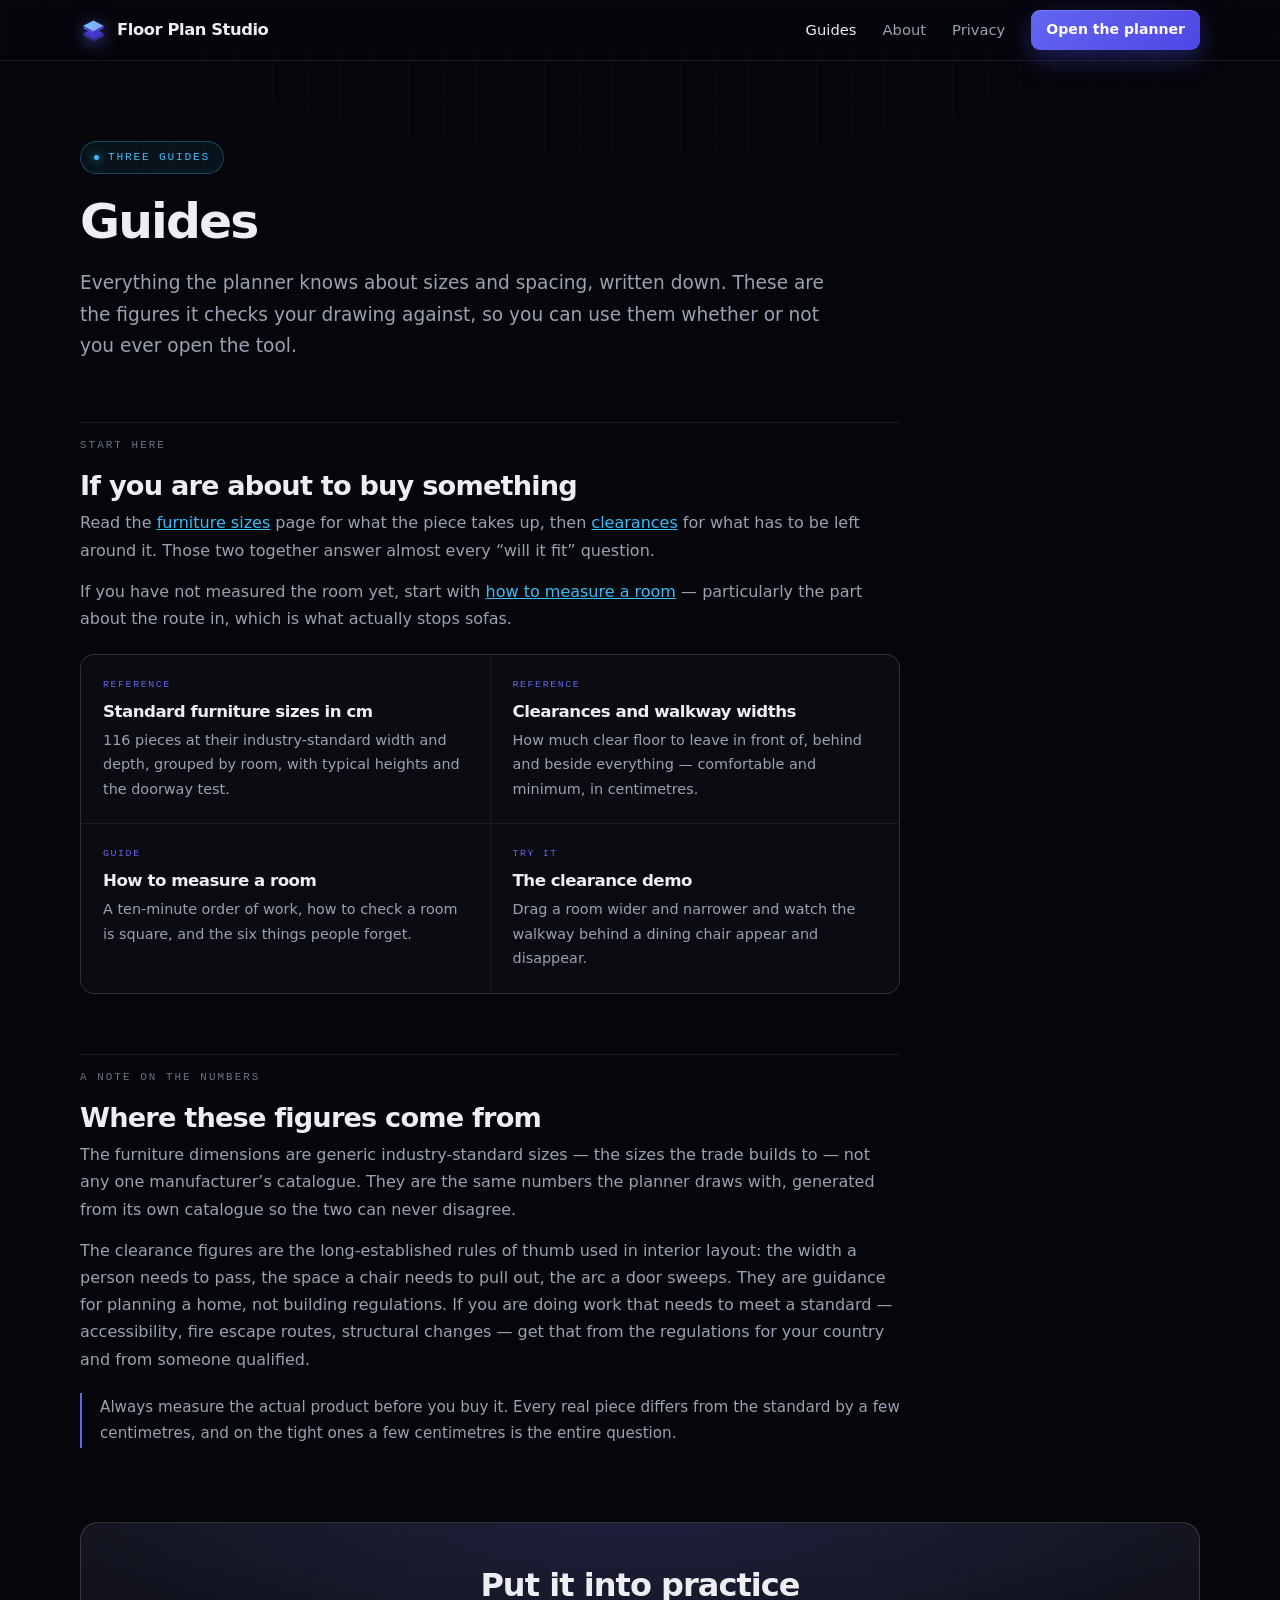
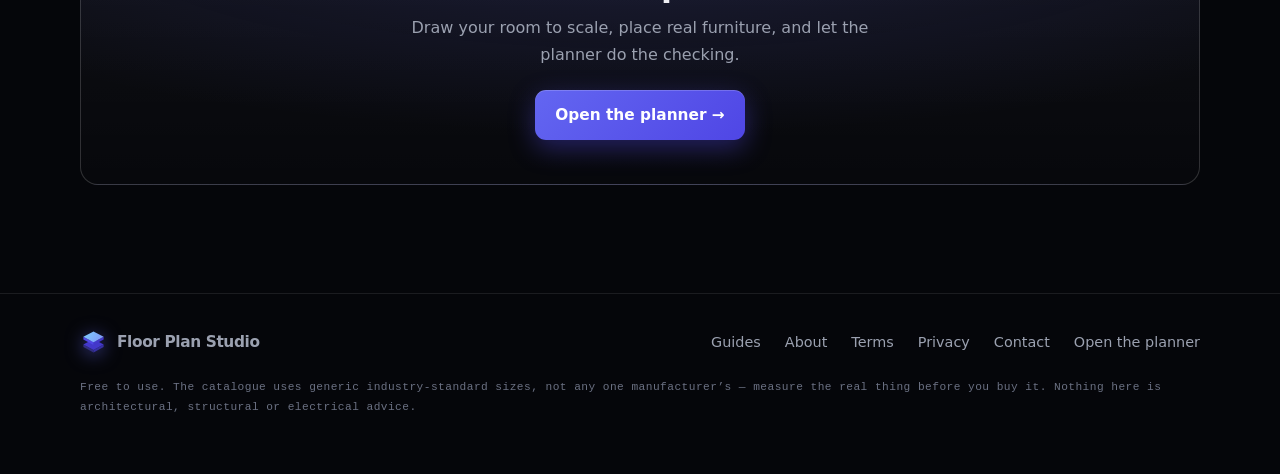
<file: guides.html>
<!doctype html>
<html lang="en">
<head>
<meta charset="utf-8">
<meta name="viewport" content="width=device-width,initial-scale=1">
<meta name="theme-color" content="#05060A">
<title>Guides — furniture sizes, clearances and how to measure a room</title>
<meta name="description" content="Practical reference for planning a room: standard furniture dimensions in centimetres, the clearances that make a layout work, and how to measure a room properly.">
<link rel="canonical" href="https://tarekfouad97.github.io/Floor-Plan-Studio/guides.html">
<meta name="robots" content="index,follow,max-image-preview:large">
<meta property="og:title" content="Guides — furniture sizes, clearances and how to measure a room">
<meta property="og:description" content="Practical reference for planning a room: standard furniture dimensions in centimetres, the clearances that make a layout work, and how to measure a room properly.">
<meta property="og:type" content="article">
<meta property="og:url" content="https://tarekfouad97.github.io/Floor-Plan-Studio/guides.html">
<meta name="twitter:card" content="summary">
<link rel="icon" href="data:image/svg+xml,<svg xmlns='http://www.w3.org/2000/svg' viewBox='0 0 32 32'><defs><linearGradient id='g' x1='4' y1='2' x2='28' y2='20' gradientUnits='userSpaceOnUse'><stop stop-color='%237DD3FC'/><stop offset='1' stop-color='%23818CF8'/></linearGradient></defs><path d='M4 19.5 16 26 16 29 4 22.5Z' fill='%23312E81'/><path d='M28 19.5 16 26 16 29 28 22.5Z' fill='%233730A3'/><path d='M16 13 28 19.5 16 26 4 19.5Z' fill='%234338CA'/><path d='M4 10.5 16 17 16 20 4 13.5Z' fill='%234F46E5'/><path d='M28 10.5 16 17 16 20 28 13.5Z' fill='%234338CA'/><path d='M16 4 28 10.5 16 17 4 10.5Z' fill='url(%23g)'/></svg>">
<link rel="stylesheet" href="site.css">
</head>
<body>
<a class="skip" href="#main">Skip to content</a>

<header>
  <div class="hbar">
    <a class="mark" href="index.html"><span class="tile"><svg viewBox="0 0 32 32" fill="none" aria-hidden="true"><defs><linearGradient id="mk0" x1="4" y1="2" x2="28" y2="20" gradientUnits="userSpaceOnUse"><stop stop-color="#7DD3FC"/><stop offset="1" stop-color="#818CF8"/></linearGradient></defs><path d="M4 19.5 16 26 16 29 4 22.5Z" fill="#312E81"/><path d="M28 19.5 16 26 16 29 28 22.5Z" fill="#3730A3"/><path d="M16 13 28 19.5 16 26 4 19.5Z" fill="#4338CA"/><path d="M4 10.5 16 17 16 20 4 13.5Z" fill="#4F46E5"/><path d="M28 10.5 16 17 16 20 28 13.5Z" fill="#4338CA"/><path d="M16 4 28 10.5 16 17 4 10.5Z" fill="url(#mk0)"/></svg></span>Floor Plan Studio</a>
    <nav>
      <a href="guides.html" aria-current="page">Guides</a>
      <a href="about.html">About</a>
      <a href="privacy.html">Privacy</a>
      <a class="btn" href="app.html?v=2026-09-07.1">Open the planner</a>
    </nav>
  </div>
</header>

<div class="wrap head">
  <span class="eyebrow"><span class="dot"></span>Three guides</span>
  <h1>Guides</h1>
  <p class="sum">Everything the planner knows about sizes and spacing, written down.
  These are the figures it checks your drawing against, so you can use them whether or
  not you ever open the tool.</p>
</div>

<main id="main"><div class="wrap">

<section class="col">
  <span class="ref">Start here</span>
  <h2>If you are about to buy something</h2>
  <p>Read the <a href="furniture-sizes.html">furniture sizes</a> page for what the piece
  takes up, then <a href="room-clearances.html">clearances</a> for what has to be left
  around it. Those two together answer almost every &ldquo;will it fit&rdquo;
  question.</p>
  <p>If you have not measured the room yet, start with
  <a href="measure-a-room.html">how to measure a room</a> &mdash; particularly the part
  about the route in, which is what actually stops sofas.</p>
  <div class="cards">
  <a href="furniture-sizes.html"><span class="k">Reference</span><h3>Standard furniture sizes in cm</h3><p>116 pieces at their industry-standard width and depth, grouped by room, with typical heights and the doorway test.</p></a>
  <a href="room-clearances.html"><span class="k">Reference</span><h3>Clearances and walkway widths</h3><p>How much clear floor to leave in front of, behind and beside everything &mdash; comfortable and minimum, in centimetres.</p></a>
  <a href="measure-a-room.html"><span class="k">Guide</span><h3>How to measure a room</h3><p>A ten-minute order of work, how to check a room is square, and the six things people forget.</p></a>
  <a href="index.html#fit"><span class="k">Try it</span><h3>The clearance demo</h3><p>Drag a room wider and narrower and watch the walkway behind a dining chair appear and disappear.</p></a>
</div>
</section>

<section class="col">
  <span class="ref">A note on the numbers</span>
  <h2>Where these figures come from</h2>
  <p>The furniture dimensions are generic industry-standard sizes &mdash; the sizes the
  trade builds to &mdash; not any one manufacturer&rsquo;s catalogue. They are the same
  numbers the planner draws with, generated from its own catalogue so the two can never
  disagree.</p>
  <p>The clearance figures are the long-established rules of thumb used in interior
  layout: the width a person needs to pass, the space a chair needs to pull out, the arc
  a door sweeps. They are guidance for planning a home, not building regulations. If you
  are doing work that needs to meet a standard &mdash; accessibility, fire escape routes,
  structural changes &mdash; get that from the regulations for your country and from
  someone qualified.</p>
  <div class="note">Always measure the actual product before you buy it. Every real piece
  differs from the standard by a few centimetres, and on the tight ones a few centimetres
  is the entire question.</div>
</section>

</div>


<div class="wrap">
  <div class="cta">
    <h2>Put it into practice</h2>
    <p>Draw your room to scale, place real furniture, and let the planner do the checking.</p>
    <a class="btn btn-lg" href="app.html?v=2026-09-07.1">Open the planner &rarr;</a>
  </div>
</div>

</main>

<div class="wrap">
  <div class="adslot" data-ad-slot="in-content-1" hidden>
    <span class="adlbl">Advertisement</span>
    <div class="adbox" data-note="in-content-1 &middot; responsive"></div>
  </div>
</div>

<footer>
  <div class="foot">
    <a class="mark" href="index.html" style="font-size:.96rem"><span class="tile"><svg viewBox="0 0 32 32" fill="none" aria-hidden="true"><defs><linearGradient id="mk1" x1="4" y1="2" x2="28" y2="20" gradientUnits="userSpaceOnUse"><stop stop-color="#7DD3FC"/><stop offset="1" stop-color="#818CF8"/></linearGradient></defs><path d="M4 19.5 16 26 16 29 4 22.5Z" fill="#312E81"/><path d="M28 19.5 16 26 16 29 28 22.5Z" fill="#3730A3"/><path d="M16 13 28 19.5 16 26 4 19.5Z" fill="#4338CA"/><path d="M4 10.5 16 17 16 20 4 13.5Z" fill="#4F46E5"/><path d="M28 10.5 16 17 16 20 28 13.5Z" fill="#4338CA"/><path d="M16 4 28 10.5 16 17 4 10.5Z" fill="url(#mk1)"/></svg></span>Floor Plan Studio</a>
    <span class="sp"></span>
    <a href="guides.html">Guides</a>
    <a href="about.html">About</a>
    <a href="terms.html">Terms</a>
    <a href="privacy.html">Privacy</a>
    <a href="mailto:tare2fo2ad@gmail.com">Contact</a>
    <a href="app.html?v=2026-09-07.1">Open the planner</a>
    <div class="fine">Free to use. The catalogue uses generic industry-standard
      sizes, not any one manufacturer&rsquo;s &mdash; measure the real thing before
      you buy it. Nothing here is architectural, structural or electrical advice.</div>
  </div>
</footer>
<script src="ads.js"></script>
</body>
</html>
</file>
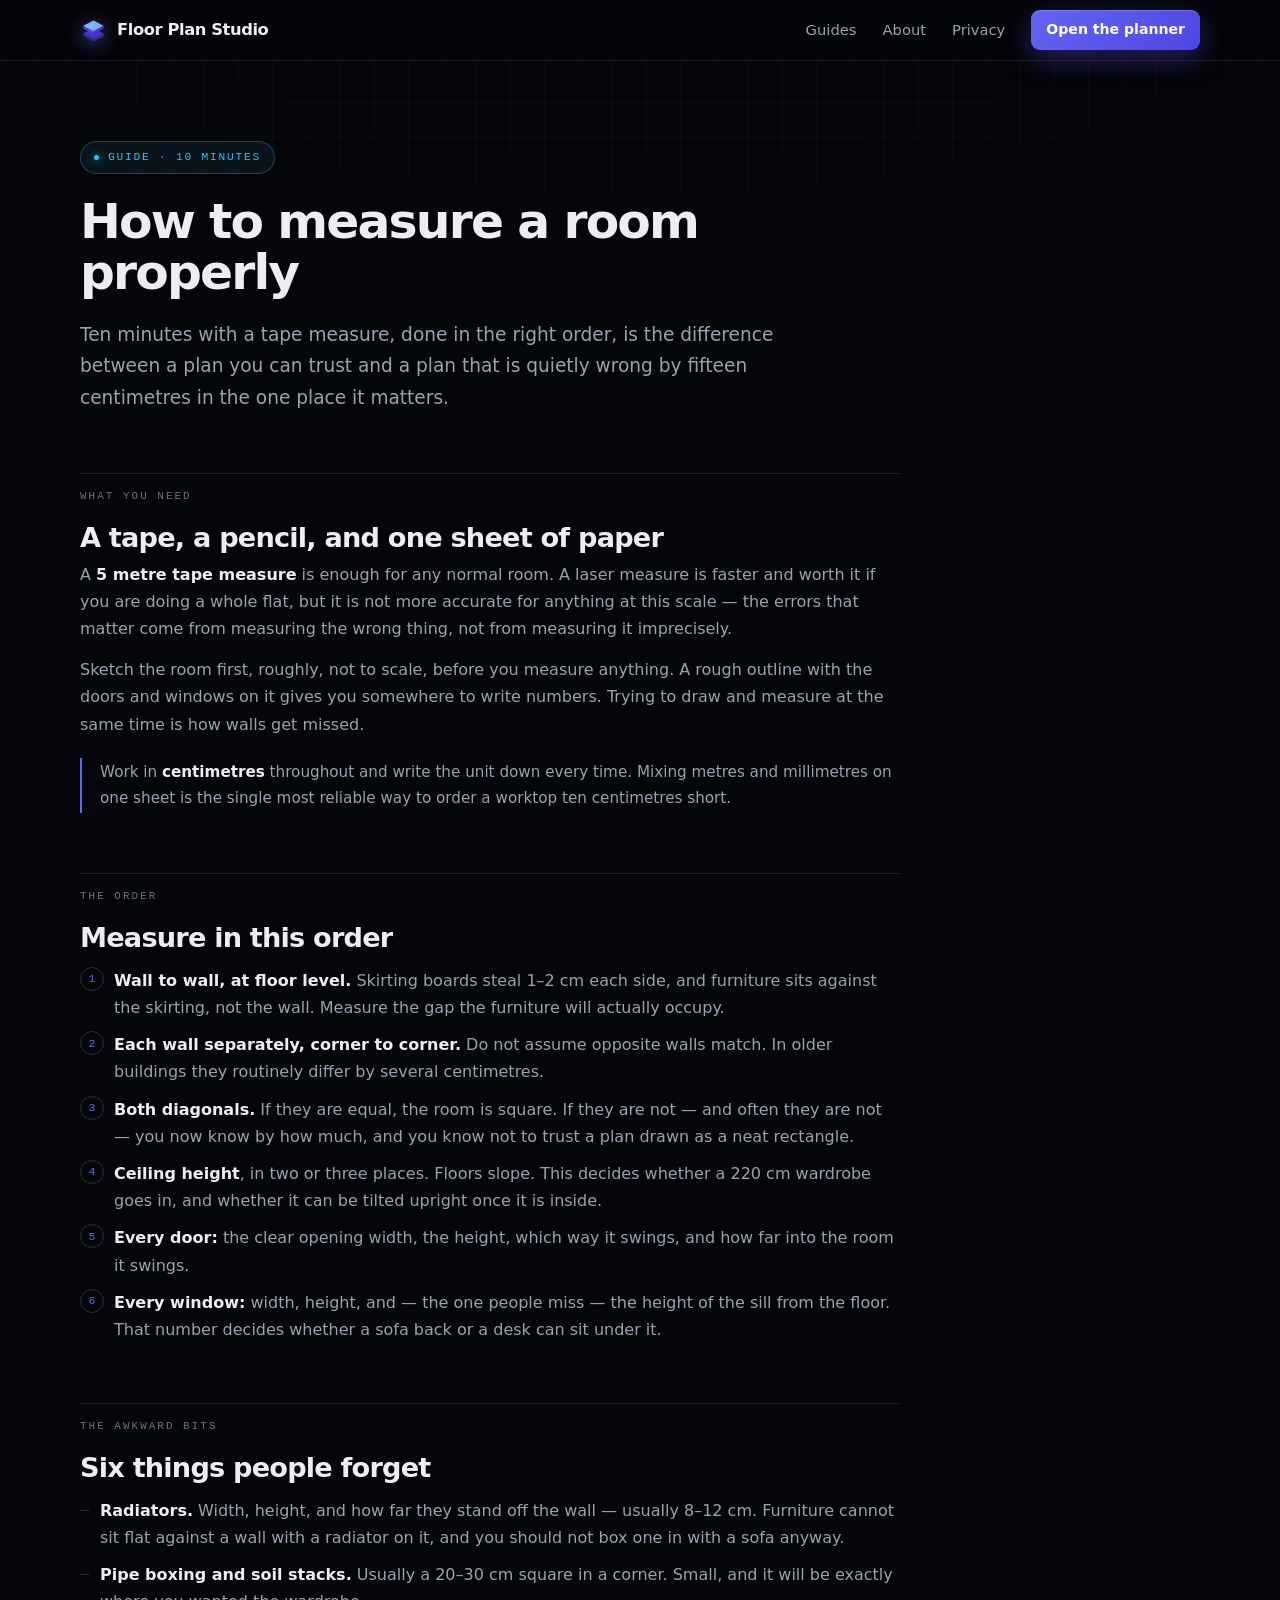
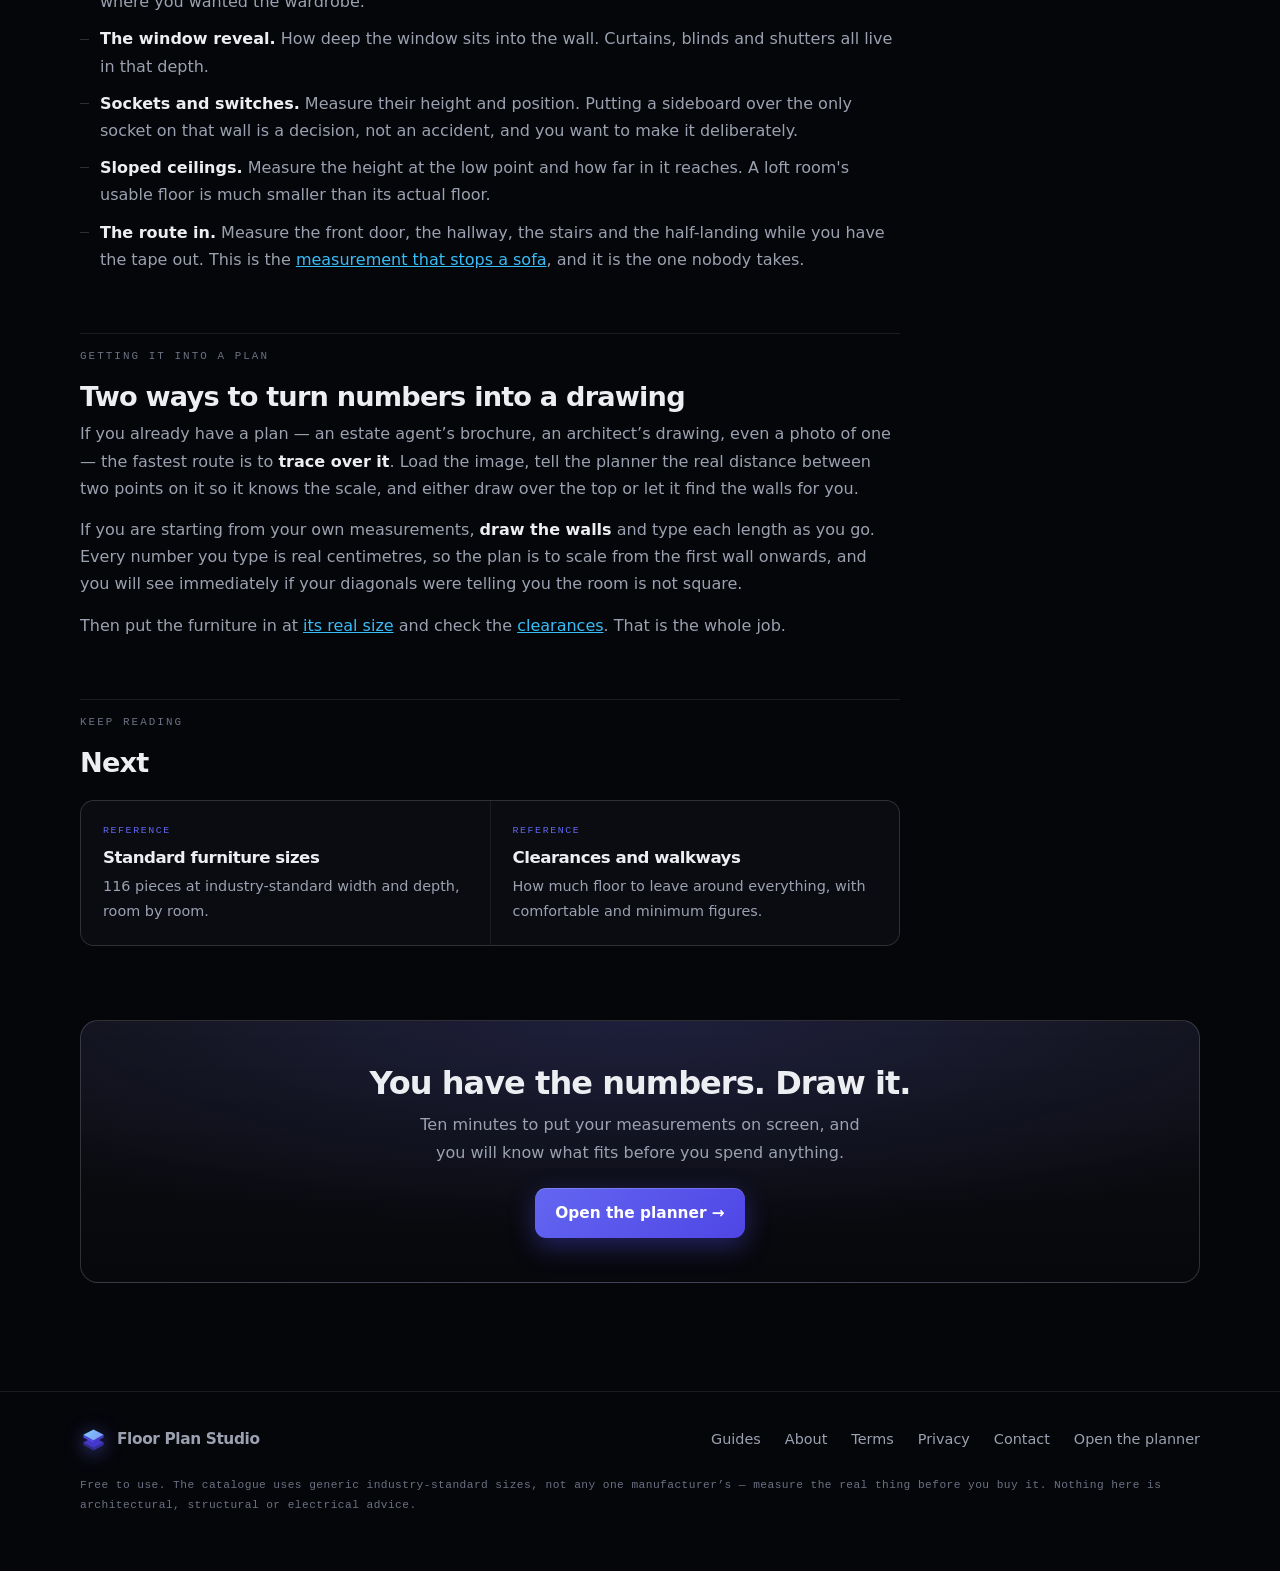
<file: measure-a-room.html>
<!doctype html>
<html lang="en">
<head>
<meta charset="utf-8">
<meta name="viewport" content="width=device-width,initial-scale=1">
<meta name="theme-color" content="#05060A">
<title>How to measure a room for furniture — a practical order of work</title>
<meta name="description" content="What to measure and in what order, how to check a room is actually square, and the six things people forget until the furniture is already in the van.">
<link rel="canonical" href="https://tarekfouad97.github.io/Floor-Plan-Studio/measure-a-room.html">
<meta name="robots" content="index,follow,max-image-preview:large">
<meta property="og:title" content="How to measure a room for furniture — a practical order of work">
<meta property="og:description" content="What to measure and in what order, how to check a room is actually square, and the six things people forget until the furniture is already in the van.">
<meta property="og:type" content="article">
<meta property="og:url" content="https://tarekfouad97.github.io/Floor-Plan-Studio/measure-a-room.html">
<meta name="twitter:card" content="summary">
<link rel="icon" href="data:image/svg+xml,<svg xmlns='http://www.w3.org/2000/svg' viewBox='0 0 32 32'><defs><linearGradient id='g' x1='4' y1='2' x2='28' y2='20' gradientUnits='userSpaceOnUse'><stop stop-color='%237DD3FC'/><stop offset='1' stop-color='%23818CF8'/></linearGradient></defs><path d='M4 19.5 16 26 16 29 4 22.5Z' fill='%23312E81'/><path d='M28 19.5 16 26 16 29 28 22.5Z' fill='%233730A3'/><path d='M16 13 28 19.5 16 26 4 19.5Z' fill='%234338CA'/><path d='M4 10.5 16 17 16 20 4 13.5Z' fill='%234F46E5'/><path d='M28 10.5 16 17 16 20 28 13.5Z' fill='%234338CA'/><path d='M16 4 28 10.5 16 17 4 10.5Z' fill='url(%23g)'/></svg>">
<link rel="stylesheet" href="site.css">
</head>
<body>
<a class="skip" href="#main">Skip to content</a>

<header>
  <div class="hbar">
    <a class="mark" href="index.html"><span class="tile"><svg viewBox="0 0 32 32" fill="none" aria-hidden="true"><defs><linearGradient id="mk0" x1="4" y1="2" x2="28" y2="20" gradientUnits="userSpaceOnUse"><stop stop-color="#7DD3FC"/><stop offset="1" stop-color="#818CF8"/></linearGradient></defs><path d="M4 19.5 16 26 16 29 4 22.5Z" fill="#312E81"/><path d="M28 19.5 16 26 16 29 28 22.5Z" fill="#3730A3"/><path d="M16 13 28 19.5 16 26 4 19.5Z" fill="#4338CA"/><path d="M4 10.5 16 17 16 20 4 13.5Z" fill="#4F46E5"/><path d="M28 10.5 16 17 16 20 28 13.5Z" fill="#4338CA"/><path d="M16 4 28 10.5 16 17 4 10.5Z" fill="url(#mk0)"/></svg></span>Floor Plan Studio</a>
    <nav>
      <a href="guides.html">Guides</a>
      <a href="about.html">About</a>
      <a href="privacy.html">Privacy</a>
      <a class="btn" href="app.html?v=2026-09-07.1">Open the planner</a>
    </nav>
  </div>
</header>

<div class="wrap head">
  <span class="eyebrow"><span class="dot"></span>Guide &middot; 10 minutes</span>
  <h1>How to measure a room properly</h1>
  <p class="sum">Ten minutes with a tape measure, done in the right order, is the
  difference between a plan you can trust and a plan that is quietly wrong by fifteen
  centimetres in the one place it matters.</p>
</div>

<main id="main"><div class="wrap">

<section class="col">
  <span class="ref">What you need</span>
  <h2>A tape, a pencil, and one sheet of paper</h2>
  <p>A <b>5&nbsp;metre tape measure</b> is enough for any normal room. A laser measure is
  faster and worth it if you are doing a whole flat, but it is not more accurate for
  anything at this scale &mdash; the errors that matter come from measuring the wrong
  thing, not from measuring it imprecisely.</p>
  <p>Sketch the room first, roughly, not to scale, before you measure anything. A rough
  outline with the doors and windows on it gives you somewhere to write numbers. Trying
  to draw and measure at the same time is how walls get missed.</p>
  <div class="note">Work in <b>centimetres</b> throughout and write the unit down every
  time. Mixing metres and millimetres on one sheet is the single most reliable way to
  order a worktop ten centimetres short.</div>
</section>

<section class="col">
  <span class="ref">The order</span>
  <h2>Measure in this order</h2>
  <ol>
    <li><b>Wall to wall, at floor level.</b> Skirting boards steal 1&ndash;2&nbsp;cm each
      side, and furniture sits against the skirting, not the wall. Measure the gap the
      furniture will actually occupy.</li>
    <li><b>Each wall separately, corner to corner.</b> Do not assume opposite walls
      match. In older buildings they routinely differ by several centimetres.</li>
    <li><b>Both diagonals.</b> If they are equal, the room is square. If they are not
      &mdash; and often they are not &mdash; you now know by how much, and you know not
      to trust a plan drawn as a neat rectangle.</li>
    <li><b>Ceiling height</b>, in two or three places. Floors slope. This decides whether
      a 220&nbsp;cm wardrobe goes in, and whether it can be tilted upright once it is
      inside.</li>
    <li><b>Every door:</b> the clear opening width, the height, which way it swings, and
      how far into the room it swings.</li>
    <li><b>Every window:</b> width, height, and &mdash; the one people miss &mdash; the
      height of the sill from the floor. That number decides whether a sofa back or a
      desk can sit under it.</li>
  </ol>
</section>

<section class="col">
  <span class="ref">The awkward bits</span>
  <h2>Six things people forget</h2>
  <ul>
    <li><b>Radiators.</b> Width, height, and how far they stand off the wall &mdash;
      usually 8&ndash;12&nbsp;cm. Furniture cannot sit flat against a wall with a
      radiator on it, and you should not box one in with a sofa anyway.</li>
    <li><b>Pipe boxing and soil stacks.</b> Usually a 20&ndash;30&nbsp;cm square in a
      corner. Small, and it will be exactly where you wanted the wardrobe.</li>
    <li><b>The window reveal.</b> How deep the window sits into the wall. Curtains,
      blinds and shutters all live in that depth.</li>
    <li><b>Sockets and switches.</b> Measure their height and position. Putting a
      sideboard over the only socket on that wall is a decision, not an accident, and you
      want to make it deliberately.</li>
    <li><b>Sloped ceilings.</b> Measure the height at the low point and how far in it
      reaches. A loft room's usable floor is much smaller than its actual floor.</li>
    <li><b>The route in.</b> Measure the front door, the hallway, the stairs and the
      half-landing while you have the tape out. This is the
      <a href="furniture-sizes.html">measurement that stops a sofa</a>, and it is the one
      nobody takes.</li>
  </ul>
</section>

<section class="col">
  <span class="ref">Getting it into a plan</span>
  <h2>Two ways to turn numbers into a drawing</h2>
  <p>If you already have a plan &mdash; an estate agent&rsquo;s brochure, an
  architect&rsquo;s drawing, even a photo of one &mdash; the fastest route is to
  <b>trace over it</b>. Load the image, tell the planner the real distance between two
  points on it so it knows the scale, and either draw over the top or let it find the
  walls for you.</p>
  <p>If you are starting from your own measurements, <b>draw the walls</b> and type each
  length as you go. Every number you type is real centimetres, so the plan is to scale
  from the first wall onwards, and you will see immediately if your diagonals were
  telling you the room is not square.</p>
  <p>Then put the furniture in at
  <a href="furniture-sizes.html">its real size</a> and check the
  <a href="room-clearances.html">clearances</a>. That is the whole job.</p>
</section>

<section class="col">
  <span class="ref">Keep reading</span>
  <h2>Next</h2>
  <div class="cards">
  <a href="furniture-sizes.html"><span class="k">Reference</span><h3>Standard furniture sizes</h3><p>116 pieces at industry-standard width and depth, room by room.</p></a>
  <a href="room-clearances.html"><span class="k">Reference</span><h3>Clearances and walkways</h3><p>How much floor to leave around everything, with comfortable and minimum figures.</p></a>
</div>
</section>

</div>


<div class="wrap">
  <div class="cta">
    <h2>You have the numbers. Draw it.</h2>
    <p>Ten minutes to put your measurements on screen, and you will know what fits before you spend anything.</p>
    <a class="btn btn-lg" href="app.html?v=2026-09-07.1">Open the planner &rarr;</a>
  </div>
</div>

</main>

<div class="wrap">
  <div class="adslot" data-ad-slot="in-content-1" hidden>
    <span class="adlbl">Advertisement</span>
    <div class="adbox" data-note="in-content-1 &middot; responsive"></div>
  </div>
</div>

<footer>
  <div class="foot">
    <a class="mark" href="index.html" style="font-size:.96rem"><span class="tile"><svg viewBox="0 0 32 32" fill="none" aria-hidden="true"><defs><linearGradient id="mk1" x1="4" y1="2" x2="28" y2="20" gradientUnits="userSpaceOnUse"><stop stop-color="#7DD3FC"/><stop offset="1" stop-color="#818CF8"/></linearGradient></defs><path d="M4 19.5 16 26 16 29 4 22.5Z" fill="#312E81"/><path d="M28 19.5 16 26 16 29 28 22.5Z" fill="#3730A3"/><path d="M16 13 28 19.5 16 26 4 19.5Z" fill="#4338CA"/><path d="M4 10.5 16 17 16 20 4 13.5Z" fill="#4F46E5"/><path d="M28 10.5 16 17 16 20 28 13.5Z" fill="#4338CA"/><path d="M16 4 28 10.5 16 17 4 10.5Z" fill="url(#mk1)"/></svg></span>Floor Plan Studio</a>
    <span class="sp"></span>
    <a href="guides.html">Guides</a>
    <a href="about.html">About</a>
    <a href="terms.html">Terms</a>
    <a href="privacy.html">Privacy</a>
    <a href="mailto:tare2fo2ad@gmail.com">Contact</a>
    <a href="app.html?v=2026-09-07.1">Open the planner</a>
    <div class="fine">Free to use. The catalogue uses generic industry-standard
      sizes, not any one manufacturer&rsquo;s &mdash; measure the real thing before
      you buy it. Nothing here is architectural, structural or electrical advice.</div>
  </div>
</footer>
<script src="ads.js"></script>
</body>
</html>
</file>
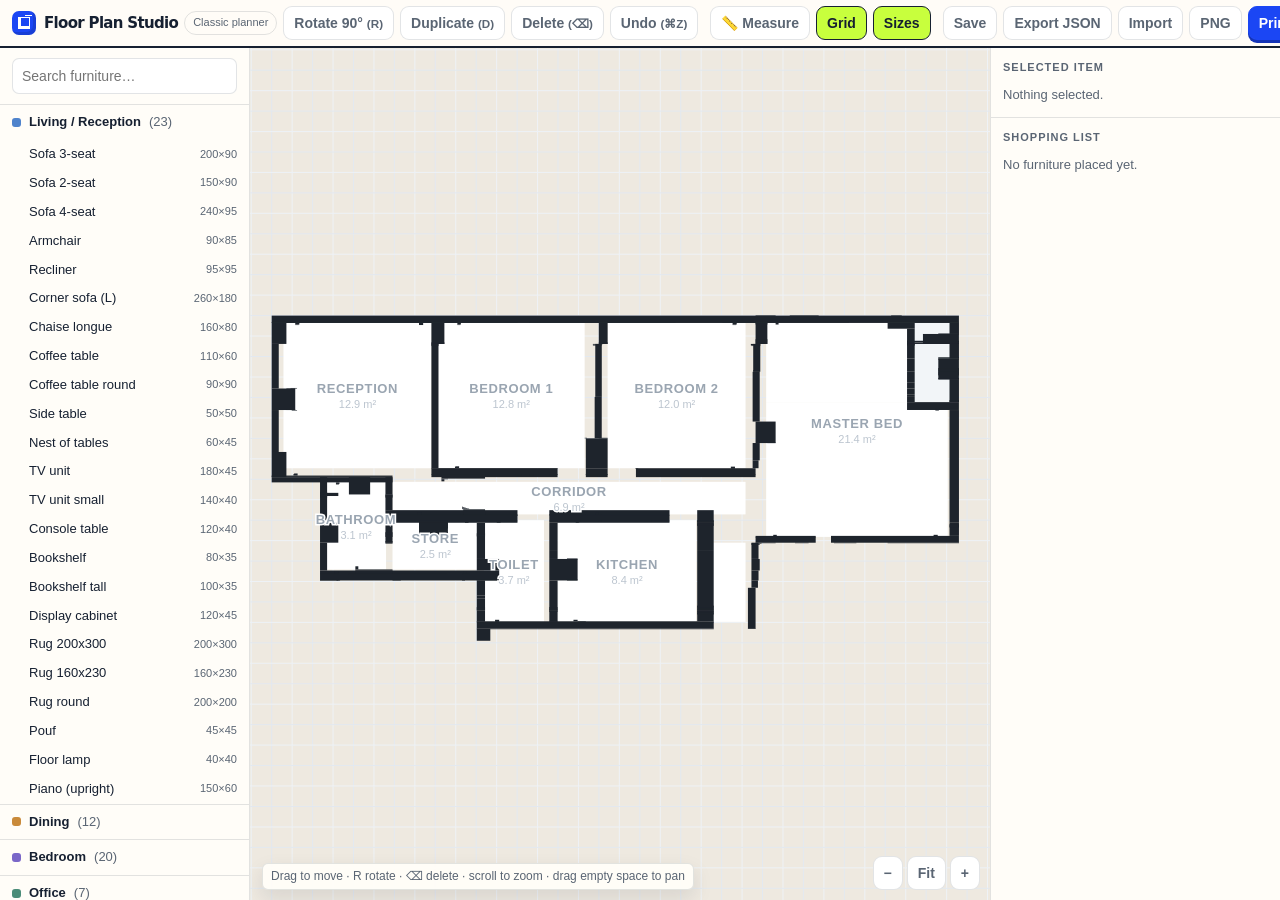
<file: planner.html>
<!DOCTYPE html>
<html lang="en">
<head>
<meta charset="utf-8">
<meta name="viewport" content="width=device-width,initial-scale=1">
<meta name="theme-color" content="#f4f0e8">
<title>Floor Plan Studio — classic planner</title>
<link rel="icon" href="data:image/svg+xml,<svg xmlns='http://www.w3.org/2000/svg' viewBox='0 0 32 32'><rect width='32' height='32' rx='7' fill='%231b46f4'/><path d='M8 9h16M8 16h16M8 23h16' stroke='white' stroke-width='2.4' stroke-linecap='round'/></svg>">
<style>
  :root{
    color-scheme:light;
    --bg:#F4F0E8; --panel:#FFFDF8; --sunk:#EEE9E0; --ink:#162031; --muted:#5A6573;
    --line:rgba(22,32,49,.12); --accent:#1B46F4; --accent-2:#1534B7;
    --accent-soft:rgba(27,70,244,.10); --accent-line:rgba(27,70,244,.42);
    --signal:#C8FF3D; --signal-ink:#162031; --warn:#B94732;
    --display:ui-rounded,"Arial Rounded MT Bold",ui-sans-serif,system-ui,sans-serif;
  }
  *{box-sizing:border-box}
  html,body{height:100%;margin:0}
  body{font:14px/1.45 -apple-system,BlinkMacSystemFont,"Segoe UI",Roboto,Helvetica,Arial,sans-serif;
       color:var(--ink);background:var(--bg);overflow:hidden}
  button,input,select{font:inherit;color:inherit}

  #app{display:grid;grid-template-columns:250px 1fr 290px;grid-template-rows:48px 1fr;height:100%}
  #bar{grid-column:1/4;display:flex;align-items:center;gap:6px;padding:0 12px;
       background:var(--panel);border-bottom:1px solid var(--line);overflow-x:auto}
  #bar h1{font-size:14px;margin:0 14px 0 0;white-space:nowrap;font-weight:650}
  #bar .sp{flex:1}
  .btn{border:1px solid var(--line);background:#fff;border-radius:9px;padding:6px 10px;
       cursor:pointer;white-space:nowrap;color:var(--muted);font-weight:650;
       transition:transform .16s ease,background .16s ease,color .16s ease,border-color .16s ease}
  .btn:hover{background:var(--accent-soft);color:var(--accent);border-color:var(--accent-line);transform:translateY(-1px)}
  .btn.on{background:var(--signal);color:var(--signal-ink);border-color:var(--ink)}
  .btn.pri{background:var(--accent);color:#fff;border-color:var(--accent);box-shadow:0 3px 0 var(--accent-2)}
  .btn.pri:hover{background:var(--accent);color:#fff;box-shadow:0 4px 0 var(--accent-2)}

  aside{background:var(--panel);overflow-y:auto;display:flex;flex-direction:column}
  #cat{border-right:1px solid var(--line)}
  #side{border-left:1px solid var(--line)}
  .pad{padding:10px 12px}
  .hd{font-size:11px;letter-spacing:.09em;text-transform:uppercase;color:var(--muted);
      font-weight:700;padding:12px 12px 6px}
  #search{width:100%;padding:7px 9px;border:1px solid var(--line);border-radius:7px;background:#fff;color:var(--ink)}
  #search:focus{outline:none;border-color:var(--accent);box-shadow:0 0 0 3px var(--accent-soft)}

  .grp{border-top:1px solid var(--line)}
  .grp>summary{cursor:pointer;padding:8px 12px;font-weight:650;font-size:13px;list-style:none;
       display:flex;align-items:center;gap:8px}
  .grp>summary::-webkit-details-marker{display:none}
  .grp>summary::before{content:"";width:9px;height:9px;border-radius:3px;background:var(--sw,#999)}
  .it{display:flex;justify-content:space-between;gap:8px;align-items:center;
      padding:5px 12px 5px 29px;cursor:grab;font-size:13px}
  .it:hover{background:var(--accent-soft)}
  .it .d{color:var(--muted);font-size:11px;font-variant-numeric:tabular-nums;white-space:nowrap}

  #stage{position:relative;overflow:hidden;background:var(--sunk)}
  svg#plan{width:100%;height:100%;display:block;touch-action:none;cursor:default}
  #hint{position:absolute;left:12px;bottom:10px;color:var(--muted);font-size:12px;
        background:rgba(255,253,248,.96);border:1px solid var(--line);
        box-shadow:0 8px 20px rgba(22,32,49,.10);
        padding:4px 8px;border-radius:6px;pointer-events:none}
  #zoombox{position:absolute;right:10px;bottom:10px;display:flex;gap:4px}

  .row{display:flex;gap:8px;align-items:center;margin:6px 0}
  .row label{width:74px;color:var(--muted);font-size:12px}
  .row input[type=number],.row input[type=text],.row select{
      flex:1;min-width:0;padding:6px 8px;border:1px solid var(--line);border-radius:6px;background:#fff;color:var(--ink)}
  .empty{color:var(--muted);font-size:13px;padding:4px 12px 12px}
  .warn{background:rgba(250,128,99,.14);border:1px solid rgba(185,71,50,.32);color:var(--warn);
        border-radius:7px;padding:7px 9px;font-size:12px;margin:8px 12px}

  table.bom{width:100%;border-collapse:collapse;font-size:12px}
  table.bom th,table.bom td{border-bottom:1px solid var(--line);padding:5px 6px;text-align:left;vertical-align:top}
  table.bom th{color:var(--muted);font-weight:600;font-size:11px;text-transform:uppercase;letter-spacing:.05em}
  table.bom td.n{text-align:right;font-variant-numeric:tabular-nums;white-space:nowrap}
  table.bom tfoot td{font-weight:700;border-top:2px solid var(--ink);border-bottom:none}

  .brand{display:flex;align-items:center;gap:8px;text-decoration:none;color:var(--ink);font:800 15px var(--display);letter-spacing:-.045em;white-space:nowrap}
  .mark{width:24px;height:24px;border-radius:7px;background:var(--accent);position:relative;overflow:hidden;box-shadow:inset -3px -3px 0 rgba(0,0,0,.12)}.mark::before{content:"";position:absolute;inset:6px;border:1.4px solid #fff;border-left-width:3px;border-bottom-width:3px}.mark::after{content:"";position:absolute;width:7px;height:1.4px;background:#fff;right:4px;top:4px}
  .edition{font-size:11px;color:var(--muted);padding:3px 8px;border:1px solid var(--line);border-radius:999px;white-space:nowrap}
  #bar{background:rgba(255,253,248,.96);border-bottom:2px solid var(--ink)}
  @media(max-width:820px){#app{grid-template-columns:220px 1fr}#bar{grid-column:1/3}#side{display:none}}
  @media(max-width:560px){#app{grid-template-columns:1fr}#cat{display:none}#bar{grid-column:1;gap:4px}.brand span:last-child,.edition,#bar #bExport,#bar #bImport,#bar #bPng{display:none}}

  #printonly{display:none}
  @page{size:A4 landscape;margin:10mm}
  @media print{
    /* Paper is paper: body colour is --ink on screen, so it is forced back to
       black here or the shopping list prints all but invisible. */
    body{overflow:visible;background:#fff;color:#000}
    #app{display:block;height:auto}
    #bar,#cat,#side,#hint,#zoombox{display:none!important}
    #stage{overflow:visible;height:auto;background:#fff}
    svg#plan{width:100%;height:170mm}
    #printonly{display:block;break-before:page;padding-top:6mm;color:#000}
    #printonly h2{font-size:13pt;margin:0 0 3mm}
    #printonly table{width:100%;border-collapse:collapse;font-size:9pt}
    #printonly th,#printonly td{border:1px solid #999;padding:2mm 2.5mm;text-align:left}
    #printonly td.n{text-align:right}
  }
</style>
</head>
<body>
<div id="app">
  <div id="bar">
    <a class="brand" href="index.html" title="Back to Floor Plan Studio"><span class="mark" aria-hidden="true"></span><span>Floor Plan Studio</span></a>
    <span class="edition">Classic planner</span>
    <button class="btn" id="bRot">Rotate 90° <small>(R)</small></button>
    <button class="btn" id="bDup">Duplicate <small>(D)</small></button>
    <button class="btn" id="bDel">Delete <small>(⌫)</small></button>
    <button class="btn" id="bUndo">Undo <small>(⌘Z)</small></button>
    <span style="width:1px;height:22px;background:var(--line)"></span>
    <button class="btn" id="bTape">📏 Measure</button>
    <button class="btn" id="bGrid">Grid</button>
    <button class="btn" id="bLabels">Sizes</button>
    <span class="sp"></span>
    <button class="btn" id="bSave">Save</button>
    <button class="btn" id="bExport">Export JSON</button>
    <button class="btn" id="bImport">Import</button>
    <button class="btn" id="bPng">PNG</button>
    <button class="btn pri" id="bPrint">Print / PDF</button>
  </div>

  <aside id="cat">
    <div class="pad"><input id="search" placeholder="Search furniture…" autocomplete="off"></div>
    <div id="cats"></div>
    <div class="pad" style="color:var(--muted);font-size:11px;border-top:1px solid var(--line)">
      Drag an item onto the plan, or click it to drop in the middle.
    </div>
  </aside>

  <div id="stage">
    <svg id="plan" xmlns="http://www.w3.org/2000/svg"></svg>
    <div id="hint">Drag to move · R rotate · ⌫ delete · scroll to zoom · drag empty space to pan</div>
    <div id="zoombox">
      <button class="btn" id="bZo">−</button>
      <button class="btn" id="bFit">Fit</button>
      <button class="btn" id="bZi">+</button>
    </div>
  </div>

  <aside id="side">
    <div class="hd">Selected item</div>
    <div id="props"><div class="empty">Nothing selected.</div></div>
    <div id="warns"></div>
    <div class="hd" style="border-top:1px solid var(--line)">Shopping list</div>
    <div id="bom"></div>
  </aside>
</div>

<div id="printonly">
  <h2>Shopping list — measurements in centimetres</h2>
  <div id="bomPrint"></div>
</div>

<script>
"use strict";

/* =====================================================================
   1. THE APARTMENT — traced from IMG_1933.jpeg
   ---------------------------------------------------------------------
   Nothing here is hand-drawn or estimated. The wall rectangles were
   extracted from the photograph itself: the image was thresholded, the
   paired wall lines closed morphologically, and everything that was not
   thick in BOTH directions (dimension lines, arrows, text) discarded.
   What remains is the drawing's own linework.

   Room rectangles are read off the edges of those extracted wall bands.

   Scale is calibrated per axis against the sketch's own dimension
   labels (median over every labelled room): 0.694 px/cm across,
   0.780 px/cm down. The sketch is drawn slightly anisotropically, so a
   single scale would have made every room about 10% too tall.

   All coordinates below are CENTIMETRES.
   ===================================================================== */
const PLAN = {"walls":[[0.0,0.0,1680.1,17.9],[0.0,15.4,1410.7,1.3],[0.0,16.7,600.9,1.3],[0.0,17.9,36.0,51.3],[0.0,69.2,17.3,109.0],[0.0,178.2,57.6,52.6],[0.0,230.8,17.3,102.6],[0.0,333.3,36.0,61.5],[0.0,391.0,295.4,1.3],[0.0,392.3,295.4,2.6],[0.0,394.9,295.4,12.8],[36.0,178.2,21.6,1.3],[36.0,229.5,21.6,1.3],[46.1,176.9,15.9,1.3],[49.0,230.8,13.0,1.3],[53.3,387.2,10.1,3.8],[54.8,385.9,8.6,1.3],[57.6,17.9,10.1,3.8],[57.6,21.8,8.6,1.3],[118.2,394.9,17.3,42.3],[118.2,430.8,17.3,1.3],[118.2,432.1,17.3,1.3],[118.2,433.3,44.7,7.7],[118.2,437.2,17.3,69.2],[118.2,441.0,17.3,3.8],[118.2,506.4,44.7,48.7],[118.2,555.1,17.3,67.9],[118.2,623.1,438.0,24.4],[118.2,630.8,44.7,1.3],[118.2,646.2,44.7,1.3],[152.7,548.7,8.6,1.3],[152.7,626.9,10.1,3.8],[154.2,625.6,8.6,1.3],[157.1,407.7,8.6,3.8],[157.1,411.5,7.2,1.3],[158.5,647.4,8.6,1.3],[188.8,394.9,51.9,42.3],[188.8,630.8,242.1,1.3],[204.6,612.8,7.2,7.7],[204.6,620.5,90.8,1.3],[204.6,621.8,90.8,1.3],[204.6,623.1,90.8,7.7],[278.1,394.9,17.3,42.3],[278.1,437.2,17.3,7.7],[278.1,437.2,17.3,38.5],[278.1,475.6,322.8,30.8],[278.1,485.9,322.8,1.3],[278.1,487.2,322.8,2.6],[278.1,501.3,17.3,2.6],[278.1,506.4,17.3,32.1],[278.1,529.5,17.3,6.4],[278.1,535.9,17.3,5.1],[278.1,538.5,17.3,16.7],[278.1,551.3,17.3,3.8],[278.1,555.1,17.3,1.3],[278.1,556.4,17.3,1.3],[295.4,646.2,20.2,1.3],[355.9,482.1,10.1,3.8],[357.3,480.8,8.6,1.3],[360.2,17.9,10.1,5.1],[360.2,501.3,70.6,19.2],[360.2,506.4,70.6,32.1],[390.5,17.9,31.7,51.3],[390.5,65.4,31.7,1.3],[390.5,66.7,31.7,2.6],[390.5,69.2,17.3,3.8],[390.5,69.2,17.3,303.8],[390.5,73.1,17.3,1.3],[390.5,373.1,288.2,1.3],[390.5,373.1,308.4,21.8],[390.5,387.2,308.4,1.3],[415.0,388.5,106.6,1.3],[415.0,389.7,106.6,7.7],[415.0,397.4,106.6,1.3],[415.0,398.7,15.9,1.3],[415.0,400.0,7.2,5.1],[448.1,369.2,10.1,3.8],[449.6,367.9,8.6,1.3],[453.9,17.9,8.6,3.8],[453.9,21.8,7.2,1.3],[465.4,466.7,1.4,1.3],[465.4,467.9,4.3,1.3],[465.4,469.2,8.6,1.3],[465.4,470.5,13.0,1.3],[465.4,471.8,17.3,1.3],[465.4,646.2,7.2,1.3],[466.9,630.8,15.9,1.3],[468.3,473.1,53.3,1.3],[468.3,474.4,53.3,1.3],[468.3,475.6,53.3,10.3],[468.3,625.6,8.6,5.1],[472.6,501.3,8.6,5.1],[501.4,501.3,20.2,1.3],[501.4,506.4,20.2,32.1],[501.4,532.1,20.2,6.4],[501.4,538.5,20.2,1.3],[501.4,538.5,20.2,56.4],[501.4,594.9,54.8,28.2],[501.4,646.2,54.8,1.3],[501.4,647.4,20.2,37.2],[501.4,684.6,20.2,6.4],[501.4,691.0,20.2,29.5],[501.4,712.8,20.2,7.7],[501.4,720.5,20.2,26.9],[501.4,747.4,20.2,1.3],[501.4,747.4,579.3,17.9],[501.4,748.7,579.3,1.3],[501.4,765.4,33.1,29.5],[501.4,765.4,579.3,1.3],[546.1,743.6,10.1,5.1],[550.4,501.3,10.1,3.8],[550.4,505.1,8.6,1.3],[593.7,501.3,7.2,1.3],[600.9,388.5,10.1,1.3],[629.7,16.7,357.3,1.3],[629.7,388.5,11.5,1.3],[678.7,373.1,20.2,1.3],[678.7,388.5,20.2,1.3],[678.7,475.6,293.9,30.8],[678.7,485.9,89.3,1.3],[678.7,487.2,293.9,1.3],[678.7,501.3,20.2,1.3],[678.7,506.4,20.2,66.7],[678.7,573.1,20.2,21.8],[678.7,594.9,69.2,52.6],[678.7,647.4,20.2,73.1],[678.7,712.8,20.2,2.6],[678.7,715.4,20.2,1.3],[678.7,716.7,20.2,3.8],[678.7,720.5,20.2,2.6],[678.7,720.5,20.2,26.9],[678.7,723.1,20.2,1.3],[678.7,746.2,20.2,2.6],[721.9,593.6,25.9,1.3],[721.9,594.9,25.9,1.3],[721.9,644.9,25.9,1.3],[721.9,646.2,25.9,1.3],[737.8,743.6,10.1,3.8],[739.2,501.3,15.9,1.3],[743.5,502.6,8.6,2.6],[743.5,505.1,7.2,1.3],[747.8,747.4,20.2,1.3],[765.1,298.7,5.8,1.3],[768.0,300.0,53.3,73.1],[768.0,373.1,53.3,21.8],[768.0,387.2,53.3,1.3],[768.0,388.5,53.3,1.3],[785.3,69.2,23.1,1.3],[785.3,70.5,21.6,2.6],[789.6,198.7,17.3,101.3],[791.1,69.2,15.9,129.5],[791.1,482.1,8.6,3.8],[791.1,485.9,15.9,1.3],[795.4,389.7,7.2,3.8],[799.7,17.9,21.6,51.3],[799.7,65.4,21.6,1.3],[799.7,66.7,21.6,2.6],[799.7,298.7,21.6,1.3],[799.7,501.3,7.2,1.3],[889.0,373.1,7.2,1.3],[890.5,373.1,292.5,21.8],[890.5,388.5,292.5,1.3],[928.0,501.3,44.7,1.3],[1040.3,475.6,40.3,30.8],[1040.3,500.0,40.3,1.3],[1040.3,501.3,40.3,5.1],[1040.3,506.4,40.3,1.3],[1040.3,506.4,40.3,66.7],[1040.3,507.7,40.3,6.4],[1040.3,573.1,40.3,147.4],[1040.3,709.0,40.3,3.8],[1040.3,712.8,40.3,2.6],[1040.3,715.4,40.3,1.3],[1040.3,716.7,40.3,1.3],[1040.3,717.9,40.3,3.8],[1040.3,720.5,40.3,26.9],[1040.3,721.8,40.3,2.6],[1040.3,724.4,40.3,1.3],[1040.3,725.6,40.3,5.1],[1102.3,16.7,109.5,1.3],[1122.5,369.2,10.1,5.1],[1126.8,17.9,10.1,3.8],[1126.8,21.8,8.6,1.3],[1164.3,665.4,18.7,100.0],[1164.3,764.1,18.7,1.3],[1171.5,69.2,23.1,3.8],[1172.9,73.1,21.6,1.3],[1172.9,555.1,17.3,39.7],[1172.9,556.4,24.5,1.3],[1172.9,557.7,20.2,2.6],[1172.9,594.9,20.2,28.2],[1172.9,623.1,17.3,24.4],[1172.9,647.4,15.9,17.9],[1175.8,137.2,17.3,121.8],[1175.8,311.5,17.3,42.3],[1175.8,353.8,14.4,19.2],[1177.2,69.2,17.3,67.9],[1177.2,133.3,15.9,3.8],[1183.0,-1.3,49.0,1.3],[1183.0,17.9,28.8,3.8],[1183.0,17.9,28.8,51.3],[1183.0,57.7,28.8,7.7],[1183.0,65.4,28.8,1.3],[1183.0,66.7,28.8,2.6],[1183.0,259.0,49.0,52.6],[1183.0,538.5,147.0,16.7],[1183.0,541.0,147.0,1.3],[1183.0,555.1,49.0,1.3],[1211.8,310.3,20.2,1.3],[1226.2,535.9,8.6,5.1],[1232.0,16.7,7.2,5.1],[1266.6,-1.3,70.6,1.3],[1279.5,555.1,33.1,1.3],[1367.4,538.5,312.7,16.7],[1374.6,555.1,54.8,1.3],[1505.8,15.4,174.4,1.3],[1505.8,17.9,66.3,14.1],[1505.8,555.1,174.4,1.3],[1514.4,-1.3,25.9,1.3],[1553.3,32.1,18.7,37.2],[1553.3,61.5,126.8,3.8],[1553.3,65.4,126.8,1.3],[1553.3,66.7,126.8,2.6],[1553.3,69.2,18.7,3.8],[1553.3,69.2,18.7,35.9],[1553.3,105.1,18.7,32.1],[1553.3,137.2,18.7,26.9],[1553.3,164.1,18.7,14.1],[1553.3,178.2,18.7,14.1],[1553.3,192.3,18.7,6.4],[1553.3,198.7,18.7,12.8],[1553.3,211.5,126.8,19.2],[1592.2,44.9,87.9,1.3],[1592.2,44.9,87.9,24.4],[1618.2,535.9,10.1,5.1],[1622.5,226.9,10.1,3.8],[1622.5,230.8,8.6,1.3],[1629.7,43.6,50.4,1.3],[1629.7,101.3,50.4,1.3],[1629.7,102.6,50.4,1.3],[1629.7,103.8,50.4,1.3],[1629.7,105.1,50.4,2.6],[1629.7,105.1,50.4,32.1],[1629.7,128.2,50.4,17.9],[1629.7,137.2,50.4,17.9],[1629.7,152.6,50.4,2.6],[1629.7,155.1,50.4,1.3],[1657.1,17.9,23.1,26.9],[1657.1,69.2,23.1,35.9],[1657.1,155.1,23.1,56.4],[1657.1,206.4,23.1,5.1],[1657.1,230.8,23.1,275.6],[1657.1,506.4,23.1,32.1],[1657.1,510.3,23.1,1.3],[1657.1,511.5,23.1,6.4]],"rooms":[{"id":"rec","name":"Reception","rects":[[28.8,16.7,361.7,356.4]],"outdoor":false,"label":"3.60 x 3.73"},{"id":"bed1","name":"Bedroom 1","rects":[[406.3,16.7,358.8,356.4]],"outdoor":false,"label":"3.60 x 3.48"},{"id":"bed2","name":"Bedroom 2","rects":[[821.3,16.7,337.2,356.4]],"outdoor":false,"label":"3.50 x 3.48"},{"id":"mbed","name":"Master Bed","rects":[[1208.9,16.7,345.8,194.9],[1208.9,211.5,443.8,329.5]],"outdoor":false,"label":"3.60 x 5.10"},{"id":"balc","name":"Balcony","rects":[[1570.6,16.7,92.2,194.9]],"outdoor":true,"label":"1.10 x 2.00"},{"id":"hall","name":"Corridor","rects":[[295.4,406.4,863.1,79.5]],"outdoor":false,"label":"1.00 wide"},{"id":"bath","name":"Bathroom","rects":[[132.6,406.4,147.0,214.1]],"outdoor":false,"label":"1.42 x 2.20"},{"id":"stor","name":"Store","rects":[[295.4,500.0,208.9,120.5]],"outdoor":false,"label":"2.06 x 1.32"},{"id":"wc","name":"Toilet","rects":[[518.7,500.0,147.0,248.7]],"outdoor":false,"label":"1.60 x 2.32"},{"id":"kit","name":"Kitchen","rects":[[700.3,500.0,337.2,248.7]],"outdoor":false,"label":"3.35 x 2.32"},{"id":"lob","name":"Entrance","rects":[[1067.7,555.1,90.8,193.6]],"outdoor":false,"label":"-"}],"extent":{"x":-13.0,"y":-20.5,"w":1729.1,"h":815.4}};

const WALLS = PLAN.walls;          // [[x,y,w,h], ...] wall rectangles
const ROOMS = PLAN.rooms;          // [{id,name,rects:[[x,y,w,h],...],label}]

const BOUNDS = (()=>{
  const e = PLAN.extent, m = 40;
  return { x:e.x-m, y:e.y-m, w:e.w+2*m, h:e.h+2*m };
})();

/* =====================================================================
   2. FURNITURE CATALOGUE   (w = width, d = depth, in cm)
   ===================================================================== */
const CATS = [
  { key:"living",  name:"Living / Reception", color:"#4f83cc" },
  { key:"dining",  name:"Dining",             color:"#c98a3a" },
  { key:"bedroom", name:"Bedroom",            color:"#7a67c8" },
  { key:"office",  name:"Office",             color:"#4a8c78" },
  { key:"kitchen", name:"Kitchen",            color:"#c0603f" },
  { key:"bath",    name:"Bathroom",           color:"#3f9bb5" },
  { key:"hall",    name:"Hall & extras",      color:"#7d8794" }
];

const CATALOG = [
  ["living","Sofa 3-seat",200,90],       ["living","Sofa 2-seat",150,90],
  ["living","Sofa 4-seat",240,95],       ["living","Armchair",90,85],
  ["living","Recliner",95,95],           ["living","Corner sofa (L)",260,180,"L"],
  ["living","Chaise longue",160,80],     ["living","Coffee table",110,60],
  ["living","Coffee table round",90,90,"circle"],
  ["living","Side table",50,50],         ["living","Nest of tables",60,45],
  ["living","TV unit",180,45],           ["living","TV unit small",140,40],
  ["living","Console table",120,40],     ["living","Bookshelf",80,35],
  ["living","Bookshelf tall",100,35],    ["living","Display cabinet",120,45],
  ["living","Rug 200x300",200,300],      ["living","Rug 160x230",160,230],
  ["living","Rug round",200,200,"circle"],
  ["living","Pouf",45,45,"circle"],      ["living","Floor lamp",40,40,"circle"],
  ["living","Piano (upright)",150,60],
  ["dining","Dining table 4",120,80],    ["dining","Dining table 6",160,90],
  ["dining","Dining table 8",200,100],   ["dining","Dining table 10",240,110],
  ["dining","Dining round 4",120,120,"circle"],
  ["dining","Dining round 6",140,140,"circle"],
  ["dining","Dining chair",45,45],       ["dining","Bench 120",120,40],
  ["dining","Sideboard",160,45],         ["dining","Buffet 200",200,50],
  ["dining","China cabinet",120,45],     ["dining","Bar cart",70,40],
  ["bedroom","Bed king 180",180,200],    ["bedroom","Bed queen 160",160,200],
  ["bedroom","Bed double 140",140,200],  ["bedroom","Bed single 90",90,200],
  ["bedroom","Bed kids 120",120,200],    ["bedroom","Bunk bed",90,200],
  ["bedroom","Crib",120,60],             ["bedroom","Nightstand",45,40],
  ["bedroom","Wardrobe 2-door",100,60],  ["bedroom","Wardrobe 3-door",150,60],
  ["bedroom","Wardrobe 4-door",200,60],  ["bedroom","Wardrobe 6-door",300,60],
  ["bedroom","Corner wardrobe",100,100,"L"],
  ["bedroom","Dresser",120,50],          ["bedroom","Chest of drawers",80,45],
  ["bedroom","Dressing table",100,45],   ["bedroom","Mirror stand",60,40],
  ["bedroom","Ottoman bench",100,40],    ["bedroom","Blanket box",90,45],
  ["bedroom","Changing table",80,50],
  ["office","Desk 120",120,60],          ["office","Desk 140",140,70],
  ["office","Desk L-shape",160,160,"L"], ["office","Office chair",60,60,"circle"],
  ["office","Filing cabinet",40,50],     ["office","Printer table",60,45],
  ["office","Study chair",45,45],
  ["kitchen","Base unit 60",60,60],      ["kitchen","Base unit 80",80,60],
  ["kitchen","Base unit 100",100,60],    ["kitchen","Base unit 120",120,60],
  ["kitchen","Corner base",90,90,"L"],   ["kitchen","Sink unit",80,60],
  ["kitchen","Sink unit double",120,60], ["kitchen","Cooker 60",60,60],
  ["kitchen","Cooker 90",90,60],         ["kitchen","Oven column",60,60],
  ["kitchen","Fridge",60,65],            ["kitchen","Fridge side-by-side",90,70],
  ["kitchen","Freezer",60,65],           ["kitchen","Dishwasher",60,60],
  ["kitchen","Washing machine",60,60],   ["kitchen","Dryer",60,60],
  ["kitchen","Tall pantry",60,60],       ["kitchen","Kitchen island",180,90],
  ["kitchen","Breakfast bar",120,60],    ["kitchen","Bar stool",40,40,"circle"],
  ["kitchen","Microwave shelf",50,40],   ["kitchen","Water filter",40,40],
  ["bath","Toilet",40,70],               ["bath","Bidet",40,60],
  ["bath","Wash basin 60",60,50],        ["bath","Vanity 80",80,50],
  ["bath","Vanity 100",100,50],          ["bath","Vanity 120",120,50],
  ["bath","Bathtub 170",170,75],         ["bath","Bathtub 150",150,70],
  ["bath","Shower 90x90",90,90],         ["bath","Shower 80x80",80,80],
  ["bath","Shower 120x80",120,80],       ["bath","Corner shower",90,90,"L"],
  ["bath","Towel cabinet",40,35],        ["bath","Water heater",45,45],
  ["bath","Laundry basket",45,40],
  ["hall","Shoe cabinet",90,35],         ["hall","Coat rack",50,35],
  ["hall","Hall console",100,35],        ["hall","Hall mirror",60,10],
  ["hall","Storage cabinet",100,45],     ["hall","Split A/C unit",90,25],
  ["hall","Water tank",80,80,"circle"],  ["hall","Plant large",50,50,"circle"],
  ["hall","Plant small",35,35,"circle"], ["hall","Spare fridge",70,70],
  ["hall","Ironing board",130,40],       ["hall","Vacuum store",40,40],
  ["hall","Safe",50,45],                 ["hall","Suitcase store",70,45]
].map((a,i)=>({ id:"c"+i, cat:a[0], name:a[1], w:a[2], d:a[3], shape:a[4]||"rect",
                color:CATS.find(c=>c.key===a[0]).color }));

/* =====================================================================
   3. STATE
   ===================================================================== */
const S = {
  items: [], sel:null,
  view: { x:BOUNDS.x, y:BOUNDS.y, w:BOUNDS.w },
  showGrid:true, showLabels:true,
  tape:null, tapeMode:false, undo:[]
};
let uid = 1;

const svg   = document.getElementById("plan");
const stage = document.getElementById("stage");
const SVGNS = "http://www.w3.org/2000/svg";

/* ---------- geometry helpers ---------- */
function bbox(it){
  const r = ((it.rot%360)+360)%360, swap = (r===90||r===270);
  const w = swap ? it.d : it.w, h = swap ? it.w : it.d;
  return { x: it.x-w/2, y: it.y-h/2, w, h };
}
const overlap=(a,b)=> a.x < b.x+b.w && b.x < a.x+a.w && a.y < b.y+b.h && b.y < a.y+a.h;
const inRect=(x,y,r)=> x>=r[0] && x<=r[0]+r[2] && y>=r[1] && y<=r[1]+r[3];

function rectAt(x,y){
  for(const rm of ROOMS) for(const r of rm.rects) if(inRect(x,y,r)) return {room:rm, r};
  return null;
}
function roomAt(x,y){ const h=rectAt(x,y); return h?h.room:null; }
function roomBBox(rm){
  let x0=1e9,y0=1e9,x1=-1e9,y1=-1e9;
  for(const r of rm.rects){ x0=Math.min(x0,r[0]); y0=Math.min(y0,r[1]);
                            x1=Math.max(x1,r[0]+r[2]); y1=Math.max(y1,r[1]+r[3]); }
  return {x:x0,y:y0,w:x1-x0,h:y1-y0};
}
const roomArea = rm => rm.rects.reduce((s,r)=>s+r[2]*r[3],0);

/* =====================================================================
   4. RENDER
   ===================================================================== */
function viewH(){ return S.view.w * stage.clientHeight / stage.clientWidth; }
function cmPerPx(){ return S.view.w / stage.clientWidth; }
function el(tag, attrs, parent){
  const n = document.createElementNS(SVGNS, tag);
  for(const k in attrs) if(attrs[k]!=null) n.setAttribute(k, attrs[k]);
  if(parent) parent.appendChild(n);
  return n;
}

function render(){
  const k = cmPerPx();
  svg.setAttribute("viewBox", `${S.view.x} ${S.view.y} ${S.view.w} ${viewH()}`);
  svg.innerHTML = "";
  const gGrid=el("g",{},svg), gFloor=el("g",{},svg), gWall=el("g",{},svg),
        gDim=el("g",{},svg), gItems=el("g",{},svg), gOver=el("g",{},svg);

  if(S.showGrid){
    const step=50, x0=Math.floor(S.view.x/step)*step, y0=Math.floor(S.view.y/step)*step;
    for(let x=x0;x<S.view.x+S.view.w;x+=step)
      el("line",{x1:x,y1:S.view.y,x2:x,y2:S.view.y+viewH(),
                 stroke:x%100?"#eef2f6":"#e3e9f0","stroke-width":k},gGrid);
    for(let y=y0;y<S.view.y+viewH();y+=step)
      el("line",{x1:S.view.x,y1:y,x2:S.view.x+S.view.w,y2:y,
                 stroke:y%100?"#eef2f6":"#e3e9f0","stroke-width":k},gGrid);
  }

  for(const rm of ROOMS)
    for(const r of rm.rects)
      el("rect",{x:r[0],y:r[1],width:r[2],height:r[3],
                 fill:rm.outdoor?"#f2f5f8":"#ffffff"},gFloor);

  for(const w of WALLS)
    el("rect",{x:w[0],y:w[1],width:w[2],height:w[3],fill:"#1e242c"},gWall);

  for(const rm of ROOMS){
    const b=roomBBox(rm), f=13*k;
    if(b.w < f*4.5 || b.h < f*2.4) continue;
    const cx=b.x+b.w/2, cy=b.y+b.h/2;
    el("text",{x:cx,y:cy-2*k,"text-anchor":"middle","font-size":f,fill:"#9aa5b1",
               "font-weight":"600","letter-spacing":0.6*k,"paint-order":"stroke",
               stroke:"#fff","stroke-width":3*k},gDim).textContent=rm.name.toUpperCase();
    el("text",{x:cx,y:cy+13*k,"text-anchor":"middle","font-size":11*k,fill:"#bcc5cf",
               "paint-order":"stroke",stroke:"#fff","stroke-width":3*k},gDim)
      .textContent = `${(roomArea(rm)/10000).toFixed(1)} m²`;
  }

  for(const it of S.items){
    const g = el("g",{transform:`translate(${it.x} ${it.y}) rotate(${it.rot})`,
                      "data-id":it.id, style:"cursor:move"},gItems);
    const w=it.w, d=it.d, hw=w/2, hd=d/2, on=(S.sel===it.id);
    const base={ fill:it.color+"33", stroke:it.color,
                 "stroke-width":on?3:1.6, "vector-effect":"non-scaling-stroke" };
    if(it.shape==="circle") el("ellipse",{cx:0,cy:0,rx:hw,ry:hd,...base},g);
    else if(it.shape==="L"){
      const a=w*0.55,b2=d*0.55;
      el("path",{d:`M ${-hw} ${-hd} L ${hw} ${-hd} L ${hw} ${-hd+b2} L ${-hw+a} ${-hd+b2} L ${-hw+a} ${hd} L ${-hw} ${hd} Z`,...base},g);
    } else {
      el("rect",{x:-hw,y:-hd,width:w,height:d,rx:Math.min(3,w/12),...base},g);
      el("line",{x1:-hw,y1:hd,x2:hw,y2:hd,stroke:it.color,"stroke-width":on?4:2.5,
                 "vector-effect":"non-scaling-stroke",opacity:.75},g);
    }
    if(on) el("rect",{x:-hw-4,y:-hd-4,width:w+8,height:d+8,fill:"none",
                      stroke:"#2f6fd0","stroke-width":1.5,"stroke-dasharray":"6 4",
                      "vector-effect":"non-scaling-stroke"},g);

    if(S.showLabels || on){
      const f=Math.max(9*k,7), rot90=(it.rot===90||it.rot===270);
      const along = rot90 ? d : w, across = rot90 ? w : d;
      const inside = (across > f*2.5) && (along > f*0.54*it.name.length);
      const t=el("text",{x:0,y:inside?-f*0.08:-hd-f*0.7,"text-anchor":"middle",
            "font-size":f,fill:on?"#2f6fd0":"#46515e","font-weight":on?"700":"600",
            transform:rot90?"rotate(-90)":null,"paint-order":"stroke",
            stroke:"#fff","stroke-width":3.2*k,"stroke-linejoin":"round"},g);
      const maxChars=Math.max(5,Math.floor((inside?along:along*2.2)/(f*0.54)));
      el("tspan",{x:0,dy:0},t).textContent =
        it.name.length<=maxChars ? it.name : it.name.slice(0,maxChars-1)+"…";
      el("tspan",{x:0,dy:f*1.05,"font-size":f*0.86,"font-weight":"400",
                  fill:on?"#2f6fd0":"#79838f"},t)
        .textContent = `${Math.round(it.w)}×${Math.round(it.d)} cm`;
    }
  }

  if(S.tape && S.tape.b){
    const {a,b}=S.tape, dist=Math.hypot(b.x-a.x,b.y-a.y);
    el("line",{x1:a.x,y1:a.y,x2:b.x,y2:b.y,stroke:"#c2410c","stroke-width":2*k},gOver);
    for(const p of [a,b]) el("circle",{cx:p.x,cy:p.y,r:4*k,fill:"#c2410c"},gOver);
    el("text",{x:(a.x+b.x)/2,y:(a.y+b.y)/2-8*k,"text-anchor":"middle","font-size":14*k,
        fill:"#c2410c","font-weight":"700","paint-order":"stroke",stroke:"#fff",
        "stroke-width":4*k},gOver).textContent = `${Math.round(dist)} cm`;
  }
  bindItemDrag(gItems);
}

/* =====================================================================
   5. INTERACTION
   ===================================================================== */
function toCm(evt){
  const p=svg.createSVGPoint(); p.x=evt.clientX; p.y=evt.clientY;
  const q=p.matrixTransform(svg.getScreenCTM().inverse());
  return {x:q.x, y:q.y};
}
function snap(it,x,y){
  const TOL=12;
  const r=((it.rot%360)+360)%360, swap=(r===90||r===270);
  const w=swap?it.d:it.w, h=swap?it.w:it.d;
  const hit=rectAt(x,y);
  if(hit){
    const R=hit.r;
    const L=R[0]+w/2, Rt=R[0]+R[2]-w/2, T=R[1]+h/2, B=R[1]+R[3]-h/2;
    if(Math.abs(x-L)<TOL) x=L; else if(Math.abs(x-Rt)<TOL) x=Rt;
    if(Math.abs(y-T)<TOL) y=T; else if(Math.abs(y-B)<TOL) y=B;
  }
  return {x:Math.round(x), y:Math.round(y)};
}

let drag=null;
function bindItemDrag(layer){
  layer.querySelectorAll("g[data-id]").forEach(g=>{
    const id=g.getAttribute("data-id");
    g.addEventListener("pointerdown",e=>{
      if(S.tapeMode) return;
      e.stopPropagation();
      const it=S.items.find(i=>i.id===id);
      select(id);
      const p=toCm(e);
      drag={it,dx:it.x-p.x,dy:it.y-p.y,moved:false};
      g.setPointerCapture(e.pointerId);
    });
    g.addEventListener("pointermove",e=>{
      if(!drag||drag.it.id!==id) return;
      const p=toCm(e);
      if(!drag.moved){ pushUndo(); drag.moved=true; }
      const s=snap(drag.it,p.x+drag.dx,p.y+drag.dy);
      drag.it.x=s.x; drag.it.y=s.y;
      render(); showProps();
    });
    const end=()=>{ if(drag){ drag=null; refreshBom(); } };
    g.addEventListener("pointerup",end);
    g.addEventListener("pointercancel",end);
  });
}

let pan=null;
svg.addEventListener("pointerdown",e=>{
  if(S.tapeMode){
    const p=toCm(e);
    if(!S.tape||S.tape.b) S.tape={a:p,b:null}; else S.tape.b=p;
    render(); return;
  }
  select(null);
  pan={sx:e.clientX,sy:e.clientY,vx:S.view.x,vy:S.view.y};
  svg.setPointerCapture(e.pointerId);
});
svg.addEventListener("pointermove",e=>{
  if(!pan) return;
  const k=cmPerPx();
  S.view.x=pan.vx-(e.clientX-pan.sx)*k;
  S.view.y=pan.vy-(e.clientY-pan.sy)*k;
  render();
});
svg.addEventListener("pointerup",()=>pan=null);
svg.addEventListener("wheel",e=>{
  e.preventDefault();
  const p=toCm(e), f=e.deltaY>0?1.12:1/1.12;
  const nw=Math.min(BOUNDS.w*3,Math.max(150,S.view.w*f)), r=nw/S.view.w;
  S.view.x=p.x-(p.x-S.view.x)*r; S.view.y=p.y-(p.y-S.view.y)*r; S.view.w=nw;
  render();
},{passive:false});

svg.addEventListener("dragover",e=>{ e.preventDefault(); e.dataTransfer.dropEffect="copy"; });
svg.addEventListener("drop",e=>{
  e.preventDefault();
  const cid=e.dataTransfer.getData("text/plain");
  if(cid) addItem(cid,toCm(e));
});

/* =====================================================================
   6. ITEM OPERATIONS
   ===================================================================== */
function pushUndo(){ S.undo.push(JSON.stringify(S.items)); if(S.undo.length>60) S.undo.shift(); }
function addItem(catalogId,at){
  const c=CATALOG.find(x=>x.id===catalogId); if(!c) return;
  pushUndo();
  const p=at||{x:S.view.x+S.view.w/2, y:S.view.y+viewH()/2};
  const it={id:"i"+(uid++),catalogId:c.id,name:c.name,color:c.color,shape:c.shape,
            w:c.w,d:c.d,x:Math.round(p.x),y:Math.round(p.y),rot:0,note:"",price:""};
  const s=snap(it,it.x,it.y); it.x=s.x; it.y=s.y;
  S.items.push(it); select(it.id); refreshBom(); render();
}
function select(id){ S.sel=id; render(); showProps(); }
function selected(){ return S.items.find(i=>i.id===S.sel); }
function delSel(){ const it=selected(); if(!it) return;
  pushUndo(); S.items=S.items.filter(i=>i.id!==it.id); select(null); refreshBom(); }
function rotSel(){ const it=selected(); if(!it) return;
  pushUndo(); it.rot=(it.rot+90)%360; render(); showProps(); }
function dupSel(){ const it=selected(); if(!it) return;
  pushUndo(); const c={...it,id:"i"+(uid++),x:it.x+30,y:it.y+30};
  S.items.push(c); select(c.id); refreshBom(); }
function undo(){ if(!S.undo.length) return;
  S.items=JSON.parse(S.undo.pop()); select(null); refreshBom(); }

/* =====================================================================
   7. RIGHT PANEL
   ===================================================================== */
function showProps(){
  const box=document.getElementById("props"), it=selected();
  if(!it){ box.innerHTML='<div class="empty">Nothing selected.</div>'; checkWarnings(); return; }
  const room=roomAt(it.x,it.y);
  box.innerHTML=`
    <div class="pad">
      <div style="font-weight:650;margin-bottom:8px">${it.name}</div>
      <div class="row"><label>Width</label><input type="number" id="pw" value="${it.w}" step="1" min="5"> <span style="color:var(--muted)">cm</span></div>
      <div class="row"><label>Depth</label><input type="number" id="pd" value="${it.d}" step="1" min="5"> <span style="color:var(--muted)">cm</span></div>
      <div class="row"><label>Rotation</label>
        <select id="pr">${[0,90,180,270].map(a=>`<option value="${a}" ${a===it.rot?"selected":""}>${a}°</option>`).join("")}</select></div>
      <div class="row"><label>Room</label><input type="text" value="${room?room.name:"— outside —"}" disabled></div>
      <div class="row"><label>Note</label><input type="text" id="pn" value="${it.note||""}" placeholder="colour, shop…"></div>
      <div class="row"><label>Price</label><input type="text" id="pp" value="${it.price||""}" placeholder="optional"></div>
      <div style="margin-top:10px;display:flex;gap:6px">
        <button class="btn" id="pRot">Rotate</button>
        <button class="btn" id="pDup">Duplicate</button>
        <button class="btn" id="pDel">Delete</button>
      </div>
    </div>`;
  const upd=()=>{
    it.w=+document.getElementById("pw").value||it.w;
    it.d=+document.getElementById("pd").value||it.d;
    it.rot=+document.getElementById("pr").value;
    it.note=document.getElementById("pn").value;
    it.price=document.getElementById("pp").value;
    render(); refreshBom();
  };
  ["pw","pd","pr","pn","pp"].forEach(id=>{
    const n=document.getElementById(id);
    n.addEventListener("change",()=>{pushUndo();upd();});
    n.addEventListener("input",upd);
  });
  document.getElementById("pRot").onclick=rotSel;
  document.getElementById("pDup").onclick=dupSel;
  document.getElementById("pDel").onclick=delSel;
  checkWarnings();
}

function checkWarnings(){
  const out=[];
  for(const it of S.items){
    const b=bbox(it), room=roomAt(it.x,it.y);
    if(!room){ out.push(`<b>${it.name}</b> is outside the flat.`); continue; }
    for(const w of WALLS){
      if(overlap(b,{x:w[0],y:w[1],w:w[2],h:w[3]})){
        out.push(`<b>${it.name}</b> runs into a wall in ${room.name}.`); break;
      }
    }
  }
  for(let i=0;i<S.items.length;i++) for(let j=i+1;j<S.items.length;j++){
    const a=S.items[i], c=S.items[j];
    if(a.name.startsWith("Rug")||c.name.startsWith("Rug")) continue;
    if(overlap(bbox(a),bbox(c))) out.push(`<b>${a.name}</b> overlaps <b>${c.name}</b>.`);
  }
  const uniq=[...new Set(out)].slice(0,8);
  document.getElementById("warns").innerHTML =
    uniq.length ? uniq.map(w=>`<div class="warn">⚠ ${w}</div>`).join("") : "";
}

function bomRows(){
  const map=new Map();
  for(const it of S.items){
    const room=roomAt(it.x,it.y);
    const key=[it.name,it.w,it.d,room?room.name:"—",it.note||"",it.price||""].join("|");
    if(map.has(key)) map.get(key).qty++;
    else map.set(key,{name:it.name,w:it.w,d:it.d,room:room?room.name:"—",
                      note:it.note||"",price:it.price||"",qty:1});
  }
  return [...map.values()].sort((a,b)=>a.room.localeCompare(b.room)||a.name.localeCompare(b.name));
}
function refreshBom(){
  const rows=bomRows();
  const total=rows.reduce((s,r)=>{
    const v=parseFloat(String(r.price).replace(/[^0-9.]/g,""));
    return s+(isFinite(v)?v*r.qty:0);
  },0);
  document.getElementById("bom").innerHTML = rows.length
    ? `<table class="bom"><tr><th>Item</th><th>Room</th><th class="n">Size (cm)</th><th class="n">Qty</th></tr>`
      + rows.map(r=>`<tr><td>${r.name}${r.note?`<br><span style="color:#8b95a1">${r.note}</span>`:""}</td>
          <td>${r.room}</td><td class="n">${Math.round(r.w)} × ${Math.round(r.d)}</td>
          <td class="n">${r.qty}</td></tr>`).join("") + `</table>`
    : '<div class="empty">No furniture placed yet.</div>';

  const tf = total>0 ? `<tfoot><tr><td colspan="5">Total</td><td class="n">${total.toFixed(2)}</td></tr></tfoot>` : "";
  document.getElementById("bomPrint").innerHTML = rows.length
    ? `<table><tr><th>Item</th><th>Room</th><th>Size (cm)</th><th>Qty</th><th>Note</th><th>Price</th></tr>`
      + rows.map(r=>`<tr><td>${r.name}</td><td>${r.room}</td>
          <td class="n">${Math.round(r.w)} × ${Math.round(r.d)}</td><td class="n">${r.qty}</td>
          <td>${r.note}</td><td class="n">${r.price}</td></tr>`).join("") + tf + `</table>`
    : "<p>No furniture placed.</p>";
  checkWarnings();
}

/* =====================================================================
   8. CATALOGUE UI
   ===================================================================== */
function buildCatalog(filter=""){
  const host=document.getElementById("cats"); host.innerHTML="";
  const f=filter.trim().toLowerCase();
  for(const c of CATS){
    const items=CATALOG.filter(i=>i.cat===c.key && (!f||i.name.toLowerCase().includes(f)));
    if(!items.length) continue;
    const d=document.createElement("details");
    d.className="grp"; d.open=!!f||c.key==="living";
    d.style.setProperty("--sw",c.color);
    d.innerHTML=`<summary>${c.name} <span style="color:var(--muted);font-weight:400">(${items.length})</span></summary>`;
    for(const i of items){
      const row=document.createElement("div");
      row.className="it"; row.draggable=true;
      row.innerHTML=`<span>${i.name}</span><span class="d">${i.w}×${i.d}</span>`;
      row.addEventListener("dragstart",e=>e.dataTransfer.setData("text/plain",i.id));
      row.addEventListener("click",()=>addItem(i.id));
      d.appendChild(row);
    }
    host.appendChild(d);
  }
}

/* =====================================================================
   9. SAVE / LOAD / EXPORT
   ===================================================================== */
const KEY="apt-planner-v2";
function save(){ localStorage.setItem(KEY,JSON.stringify({items:S.items,uid}));
  flash(document.getElementById("bSave"),"Saved ✓"); }
function load(){
  try{ const raw=localStorage.getItem(KEY); if(!raw) return;
    const o=JSON.parse(raw); S.items=o.items||[]; uid=o.uid||S.items.length+1;
  }catch(e){}
}
function flash(btn,txt){ const t=btn.textContent; btn.textContent=txt;
  setTimeout(()=>btn.textContent=t,1200); }
function dl(href,name){ const a=document.createElement("a");
  a.href=href; a.download=name; document.body.appendChild(a); a.click(); a.remove(); }
function exportJson(){
  dl(URL.createObjectURL(new Blob([JSON.stringify({items:S.items},null,2)],
     {type:"application/json"})),"apartment-layout.json");
}
function importJson(){
  const inp=document.createElement("input"); inp.type="file"; inp.accept=".json";
  inp.onchange=()=>{ const f=inp.files[0]; if(!f) return;
    const r=new FileReader();
    r.onload=()=>{ try{ pushUndo(); S.items=JSON.parse(r.result).items||[];
      uid=S.items.length+1; select(null); refreshBom(); }
      catch(e){ alert("Could not read that file."); } };
    r.readAsText(f); };
  inp.click();
}
function exportPng(){
  const vb=BOUNDS, keep={...S.view}, keepSel=S.sel;
  S.sel=null; S.view={x:vb.x,y:vb.y,w:vb.w}; render();
  const clone=svg.cloneNode(true);
  clone.setAttribute("viewBox",`${vb.x} ${vb.y} ${vb.w} ${vb.h}`);
  clone.setAttribute("width",vb.w*2); clone.setAttribute("height",vb.h*2);
  const s=new XMLSerializer().serializeToString(clone);
  const img=new Image();
  img.onload=()=>{
    const cv=document.createElement("canvas");
    cv.width=vb.w*2; cv.height=vb.h*2;
    const cx=cv.getContext("2d");
    cx.fillStyle="#fff"; cx.fillRect(0,0,cv.width,cv.height);
    cx.drawImage(img,0,0);
    dl(cv.toDataURL("image/png"),"apartment-plan.png");
    S.view=keep; S.sel=keepSel; render();
  };
  img.onerror=()=>{ S.view=keep; S.sel=keepSel; render(); alert("PNG export failed."); };
  img.src="data:image/svg+xml;charset=utf-8,"+encodeURIComponent(s);
}

/* =====================================================================
   10. WIRE-UP
   ===================================================================== */
function fit(){
  const ar=stage.clientWidth/stage.clientHeight;
  S.view.w=(BOUNDS.w/BOUNDS.h>ar)?BOUNDS.w:BOUNDS.h*ar;
  S.view.x=BOUNDS.x-(S.view.w-BOUNDS.w)/2;
  S.view.y=BOUNDS.y-(viewH()-BOUNDS.h)/2;
  render();
}
const $=id=>document.getElementById(id);
$("bRot").onclick=rotSel; $("bDel").onclick=delSel; $("bDup").onclick=dupSel;
$("bUndo").onclick=undo;  $("bFit").onclick=fit;
$("bZi").onclick=()=>{S.view.w/=1.25;render();};
$("bZo").onclick=()=>{S.view.w*=1.25;render();};
$("bSave").onclick=save;  $("bExport").onclick=exportJson;
$("bImport").onclick=importJson; $("bPng").onclick=exportPng;
$("bPrint").onclick=()=>{ const s=S.sel; S.sel=null; render();
  setTimeout(()=>{ window.print(); S.sel=s; render(); },60); };
$("bGrid").onclick=e=>{ S.showGrid=!S.showGrid; e.target.classList.toggle("on",S.showGrid); render(); };
$("bLabels").onclick=e=>{ S.showLabels=!S.showLabels; e.target.classList.toggle("on",S.showLabels); render(); };
$("bTape").onclick=e=>{ S.tapeMode=!S.tapeMode; e.target.classList.toggle("on",S.tapeMode);
  svg.style.cursor=S.tapeMode?"crosshair":"default"; if(!S.tapeMode) S.tape=null; render(); };
$("search").addEventListener("input",e=>buildCatalog(e.target.value));

document.addEventListener("keydown",e=>{
  if(/^(INPUT|SELECT|TEXTAREA)$/.test(e.target.tagName)) return;
  if(e.key==="r"||e.key==="R") rotSel();
  else if(e.key==="d"||e.key==="D") dupSel();
  else if(e.key==="Backspace"||e.key==="Delete"){ e.preventDefault(); delSel(); }
  else if((e.metaKey||e.ctrlKey)&&e.key.toLowerCase()==="z"){ e.preventDefault(); undo(); }
  else if(e.key==="Escape"){ S.tape=null; select(null); }
});
window.addEventListener("resize",render);

buildCatalog(); load();
$("bGrid").classList.add("on"); $("bLabels").classList.add("on");
fit(); refreshBom(); showProps();
</script>
</body>
</html>
</file>
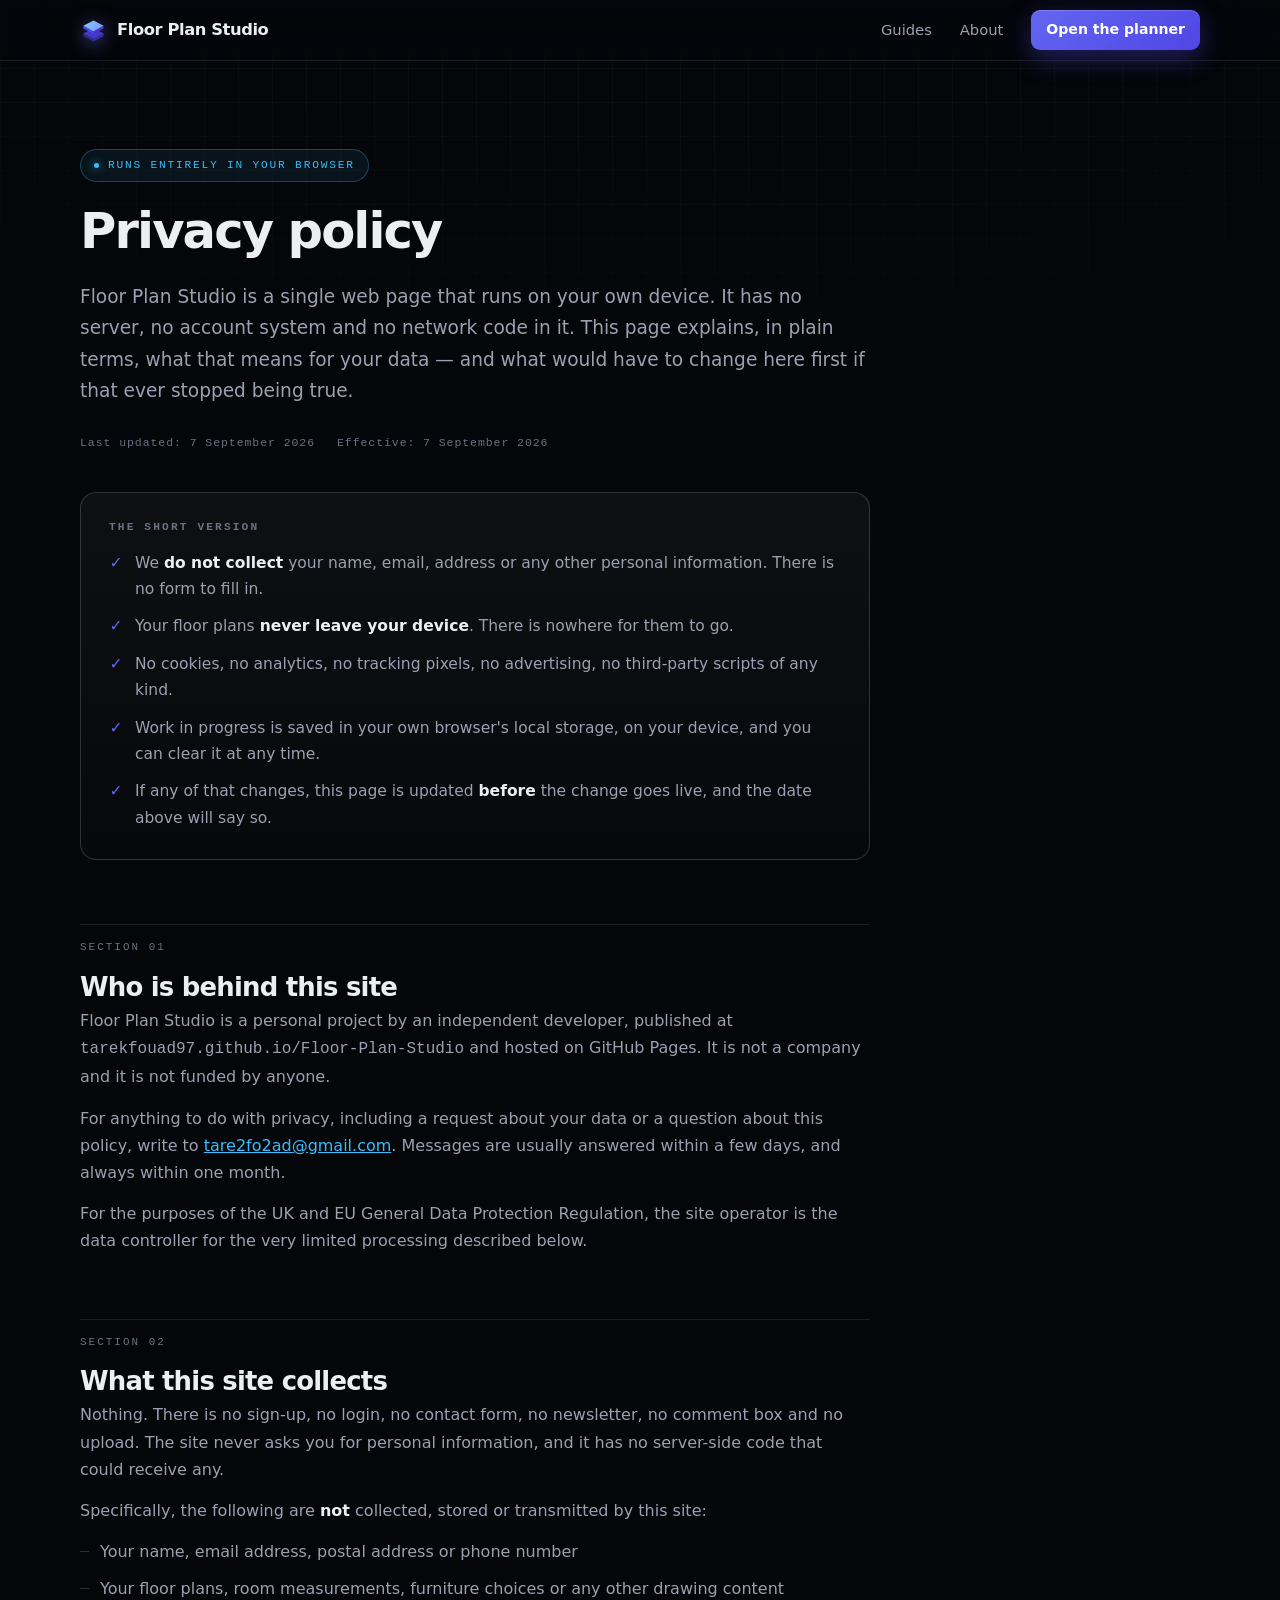
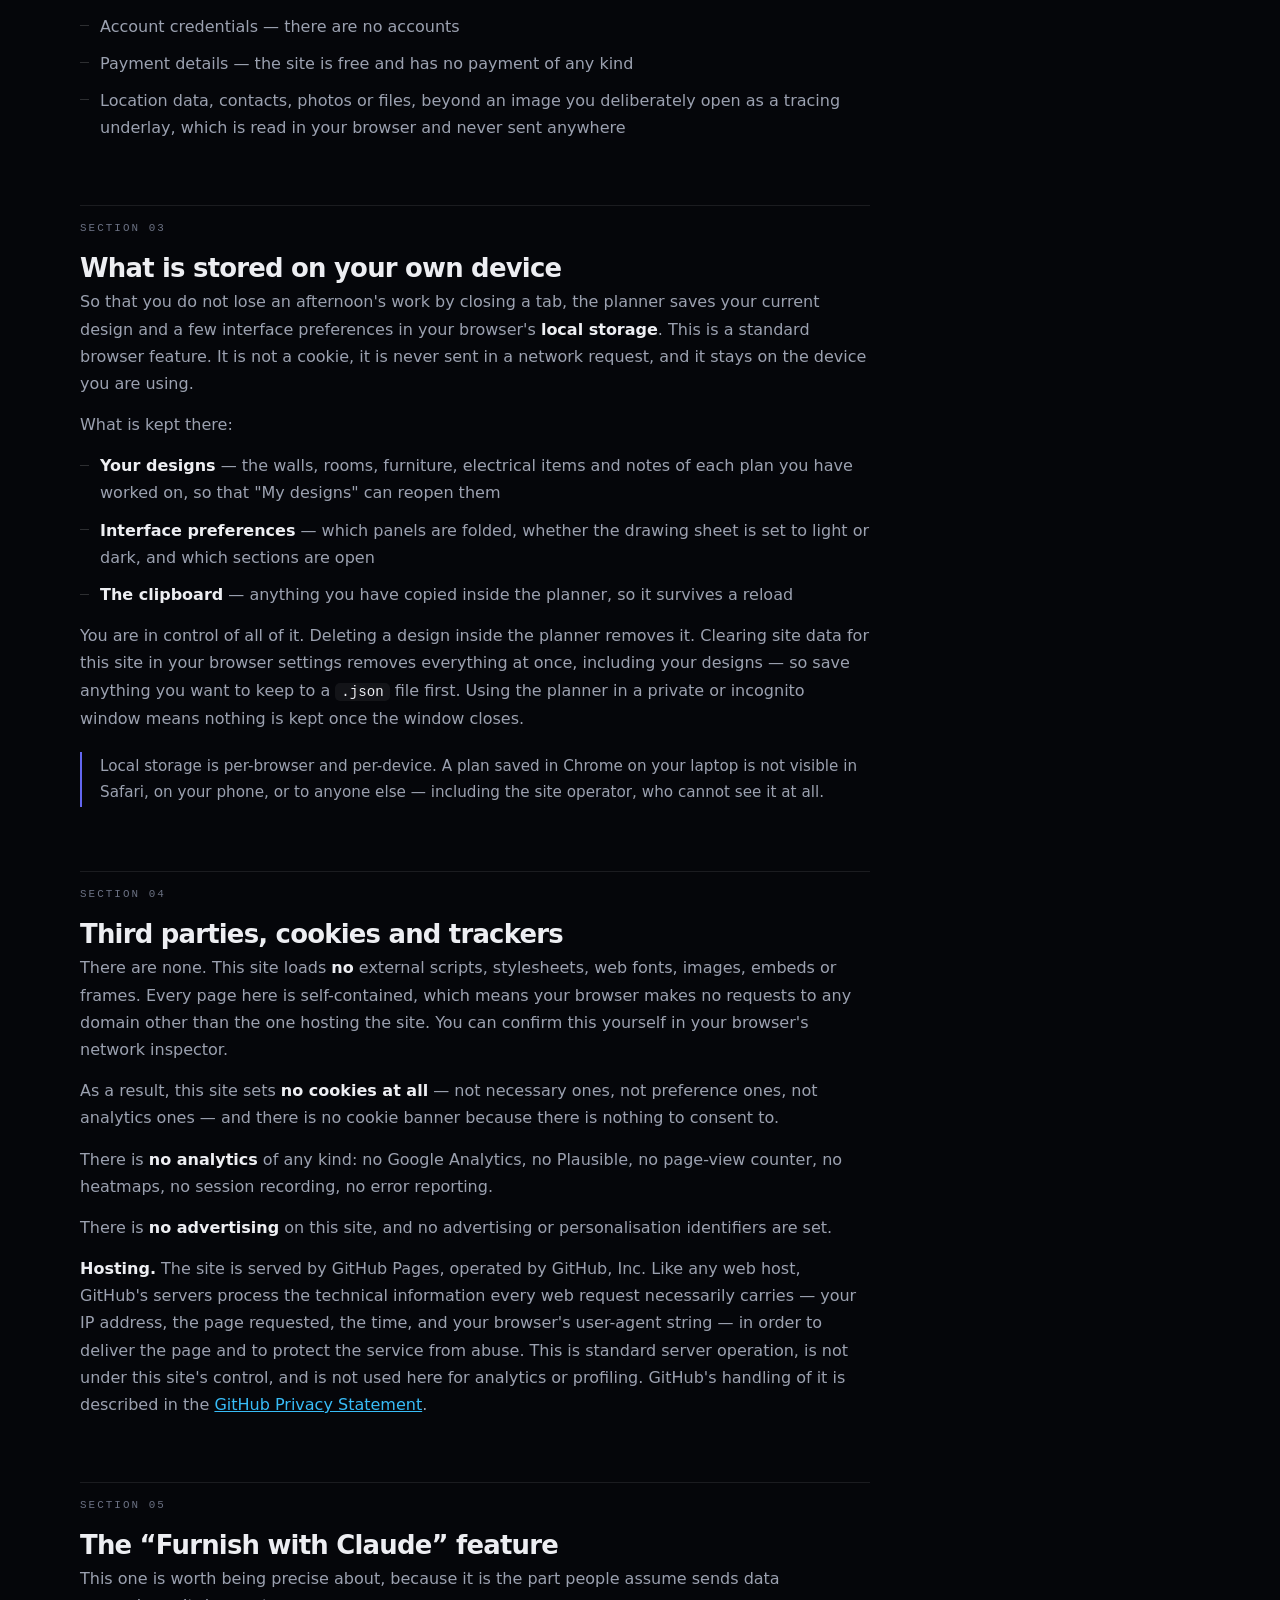
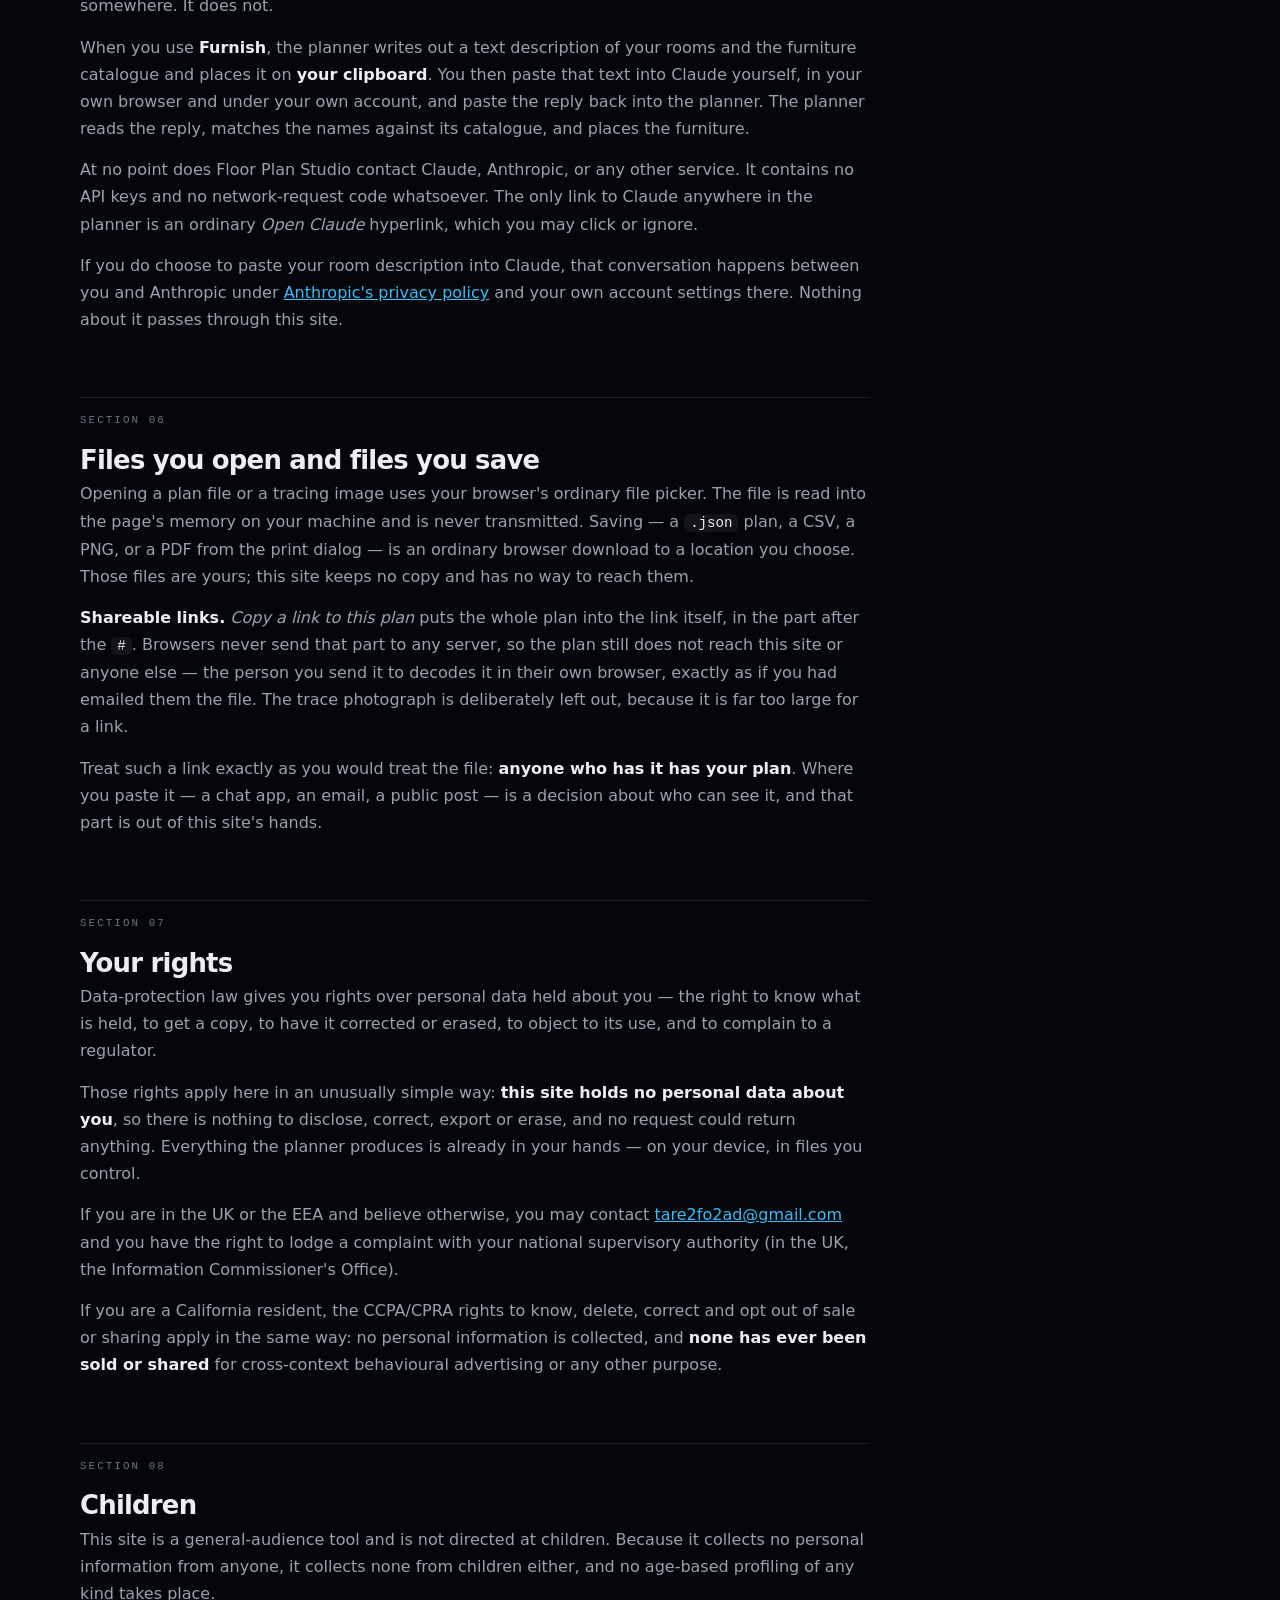
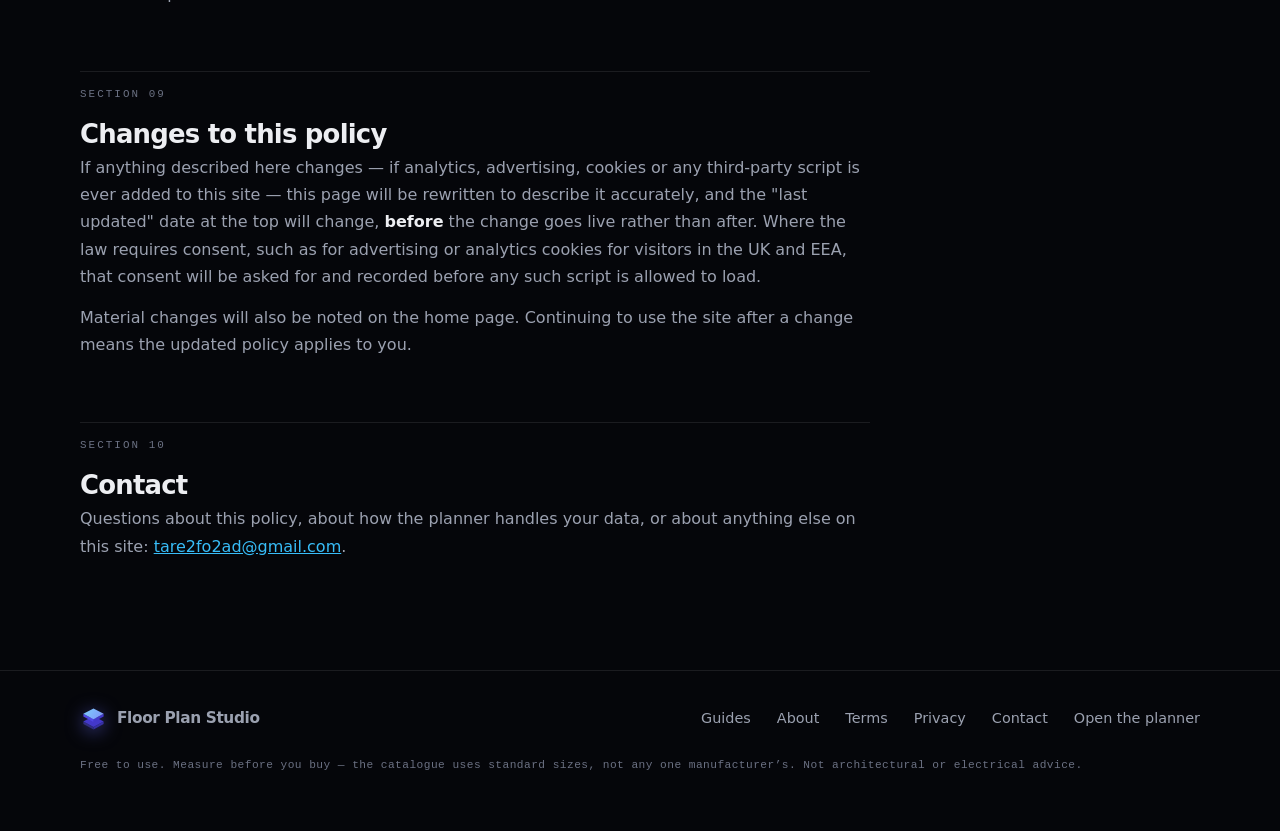
<file: privacy.html>
<!doctype html>
<html lang="en">
<head>
<meta charset="utf-8">
<meta name="viewport" content="width=device-width,initial-scale=1">
<meta name="theme-color" content="#05060A">
<title>Privacy policy — Floor Plan Studio</title>
<meta name="description" content="Floor Plan Studio runs entirely in your browser. No account, no analytics, no cookies, no advertising, and nothing you draw is ever sent anywhere. Here is exactly what that means.">
<link rel="canonical" href="https://tarekfouad97.github.io/Floor-Plan-Studio/privacy.html">
<meta name="robots" content="index,follow">
<link rel="icon" href="data:image/svg+xml,<svg xmlns='http://www.w3.org/2000/svg' viewBox='0 0 32 32'><defs><linearGradient id='g' x1='4' y1='2' x2='28' y2='20' gradientUnits='userSpaceOnUse'><stop stop-color='%237DD3FC'/><stop offset='1' stop-color='%23818CF8'/></linearGradient></defs><path d='M4 19.5 16 26 16 29 4 22.5Z' fill='%23312E81'/><path d='M28 19.5 16 26 16 29 28 22.5Z' fill='%233730A3'/><path d='M16 13 28 19.5 16 26 4 19.5Z' fill='%234338CA'/><path d='M4 10.5 16 17 16 20 4 13.5Z' fill='%234F46E5'/><path d='M28 10.5 16 17 16 20 28 13.5Z' fill='%234338CA'/><path d='M16 4 28 10.5 16 17 4 10.5Z' fill='url(%23g)'/></svg>">

<style>
/* Same sheet as the home page. Hand-written, no framework, no webfont, no CDN —
   which is what lets section 4 below say "no third-party requests" honestly. */
:root{
  --ink:#05060A; --ink-2:#0A0C12;
  --rule:rgba(255,255,255,.09); --rule-2:rgba(255,255,255,.16);
  --chalk:#EDEEF2; --chalk-2:#9BA1B0; --chalk-3:#6B7183;
  --indigo:#6366F1; --indigo-2:#4F46E5; --cyan:#38BDF8;
  --sans:-apple-system,BlinkMacSystemFont,"Segoe UI",Roboto,ui-sans-serif,
         system-ui,"Helvetica Neue",Arial,sans-serif;
  --mono:ui-monospace,SFMono-Regular,"SF Mono",Menlo,Consolas,
         "Liberation Mono",monospace;
  --gut:clamp(20px,5vw,40px);
  --enter:cubic-bezier(.16,1,.3,1);
  color-scheme:dark;
}
*{box-sizing:border-box}
html{scroll-behavior:smooth;-webkit-text-size-adjust:100%}
body{margin:0;background:var(--ink);color:var(--chalk);font:16px/1.7 var(--sans);
     -webkit-font-smoothing:antialiased;overflow-x:hidden}
body::before{
  content:"";position:fixed;inset:0;z-index:-2;pointer-events:none;
  background-image:linear-gradient(rgba(255,255,255,.028) 1px,transparent 1px),
                   linear-gradient(90deg,rgba(255,255,255,.028) 1px,transparent 1px);
  background-size:34px 34px;
  -webkit-mask-image:radial-gradient(130% 60% at 50% 0%,#000 25%,transparent 75%);
          mask-image:radial-gradient(130% 60% at 50% 0%,#000 25%,transparent 75%);
}
a{color:inherit}
h1,h2,h3{margin:0;letter-spacing:-.03em;line-height:1.1;font-weight:660}
p,ul{margin:0}
:focus-visible{outline:2px solid var(--cyan);outline-offset:3px;border-radius:4px}
.wrap{width:min(1120px,100% - var(--gut)*2);margin-inline:auto}
/* the prose sits at the same left edge as the wordmark above it, but stops
   at a readable measure rather than running the full width of the header */
.head>*,main section{max-width:790px}
.mono{font-family:var(--mono);font-variant-numeric:tabular-nums}
.skip{position:absolute;left:-9999px;top:0;background:var(--indigo);color:#fff;
      padding:10px 16px;border-radius:0 0 8px 0;z-index:99}
.skip:focus{left:0}

header{position:sticky;top:0;z-index:50;background:rgba(5,6,10,.72);
  border-bottom:1px solid var(--rule);
  -webkit-backdrop-filter:blur(18px) saturate(1.4);
          backdrop-filter:blur(18px) saturate(1.4)}
.hbar{display:flex;align-items:center;gap:20px;height:60px;
      width:min(1120px,100% - var(--gut)*2);margin-inline:auto}
.mark{display:flex;align-items:center;gap:10px;text-decoration:none;
      font-weight:680;letter-spacing:-.025em;font-size:1.02rem;white-space:nowrap}
.tile{width:27px;height:27px;flex:none;position:relative;display:block}
.tile svg{width:100%;height:100%;display:block;
  filter:drop-shadow(0 3px 9px rgba(99,102,241,.55));
  transition:opacity .6s var(--enter)}
.tile canvas{position:absolute;inset:0;width:100%;height:100%;display:block;opacity:0;
  transition:opacity .6s var(--enter);
  filter:drop-shadow(0 3px 9px rgba(99,102,241,.55))}
.tile canvas.on{opacity:1}
.tile.live svg{opacity:0}
nav{margin-left:auto;display:flex;align-items:center;gap:clamp(14px,2.4vw,28px)}
nav a{color:var(--chalk-2);text-decoration:none;font-size:.92rem}
nav a:hover{color:var(--chalk)}
.btn{display:inline-flex;align-items:center;gap:8px;text-decoration:none;
  padding:8px 15px;border-radius:9px;font-weight:600;font-size:.88rem;
  background:linear-gradient(135deg,var(--indigo),var(--indigo-2));color:#fff;
  box-shadow:inset 0 1px 0 rgba(255,255,255,.18),0 8px 26px rgba(79,70,229,.4)}

.head{padding:clamp(52px,8vw,88px) 0 0}
h1{font-size:clamp(2.1rem,5vw,3.1rem);letter-spacing:-.038em}
.stamp{display:inline-flex;align-items:center;gap:9px;font-family:var(--mono);
  font-size:.7rem;letter-spacing:.16em;text-transform:uppercase;color:var(--cyan);
  border:1px solid rgba(56,189,248,.3);background:rgba(56,189,248,.07);
  border-radius:100px;padding:6px 13px;margin-bottom:22px}
.stamp .dot{width:5px;height:5px;border-radius:50%;background:var(--cyan);
  box-shadow:0 0 10px var(--cyan)}
.sum{margin-top:22px;font-size:clamp(1.02rem,1.5vw,1.16rem);color:var(--chalk-2)}
.dates{margin-top:26px;font-family:var(--mono);font-size:.72rem;letter-spacing:.08em;
  color:var(--chalk-3);display:flex;flex-wrap:wrap;gap:6px 22px}

/* the short version, before the long version */
.tldr{margin-top:40px;border:1px solid var(--rule-2);border-radius:16px;
  background:linear-gradient(180deg,rgba(255,255,255,.045),rgba(255,255,255,.012));
  padding:clamp(20px,3vw,28px)}
.tldr h2{font-size:.7rem;font-family:var(--mono);letter-spacing:.19em;
  text-transform:uppercase;color:var(--chalk-3);margin-bottom:16px;font-weight:600}
.tldr ul{list-style:none;padding:0;display:grid;gap:11px}
.tldr li{display:flex;gap:12px;font-size:.97rem;color:var(--chalk-2)}
.tldr li b{color:var(--chalk);font-weight:600}
.tldr .y{color:var(--indigo);flex:none;font-weight:700;width:14px;text-align:center}

main{padding-bottom:20px}
section{padding-top:clamp(44px,6vw,64px);scroll-margin-top:78px}
section>h2{font-size:clamp(1.32rem,2.4vw,1.62rem);margin-bottom:6px}
section .ref{font-family:var(--mono);font-size:.68rem;letter-spacing:.19em;
  text-transform:uppercase;color:var(--chalk-3);display:block;
  border-top:1px solid var(--rule);padding-top:13px;margin-bottom:16px}
section p{margin-top:14px;color:var(--chalk-2)}
section p:first-of-type{margin-top:0}
section ul{margin-top:14px;padding-left:0;list-style:none;display:grid;gap:10px}
section ul li{position:relative;padding-left:20px;color:var(--chalk-2)}
section ul li::before{content:"";position:absolute;left:0;top:.78em;width:9px;height:1px;
  background:var(--rule-2)}
section b,section strong{color:var(--chalk);font-weight:600}
section a{color:var(--cyan)}
code{font-family:var(--mono);font-size:.88em;background:rgba(255,255,255,.06);
  padding:1px 6px;border-radius:5px;color:var(--chalk)}

.note{margin-top:20px;border-left:2px solid var(--indigo);padding:2px 0 2px 18px;
  color:var(--chalk-2);font-size:.95rem}

footer{margin-top:clamp(60px,8vw,90px);border-top:1px solid var(--rule);
  padding:34px 0 56px}
.foot{display:flex;flex-wrap:wrap;gap:18px 26px;align-items:center;
      width:min(1120px,100% - var(--gut)*2);margin-inline:auto}
.foot .sp{flex:1}
.foot a{color:var(--chalk-2);text-decoration:none;font-size:.9rem}
.foot a:hover{color:var(--chalk)}
.foot .fine{font-family:var(--mono);font-size:.7rem;color:var(--chalk-3);
  letter-spacing:.04em;width:100%;margin-top:6px}
@media(prefers-reduced-motion:reduce){html{scroll-behavior:auto}}
</style>
</head>
<body>
<a class="skip" href="#main">Skip to content</a>

<header>
  <div class="hbar">
    <a class="mark" href="index.html"><span class="tile"><svg viewBox="0 0 32 32" fill="none" aria-hidden="true"><defs><linearGradient id="mk0" x1="4" y1="2" x2="28" y2="20" gradientUnits="userSpaceOnUse"><stop stop-color="#7DD3FC"/><stop offset="1" stop-color="#818CF8"/></linearGradient></defs><path d="M4 19.5 16 26 16 29 4 22.5Z" fill="#312E81"/><path d="M28 19.5 16 26 16 29 28 22.5Z" fill="#3730A3"/><path d="M16 13 28 19.5 16 26 4 19.5Z" fill="#4338CA"/><path d="M4 10.5 16 17 16 20 4 13.5Z" fill="#4F46E5"/><path d="M28 10.5 16 17 16 20 28 13.5Z" fill="#4338CA"/><path d="M16 4 28 10.5 16 17 4 10.5Z" fill="url(#mk0)"/></svg></span>Floor Plan Studio</a>
    <nav>
      <a href="guides.html">Guides</a>
      <a href="about.html">About</a>
      <a class="btn" href="app.html?v=2026-09-07.1">Open the planner</a>
    </nav>
  </div>
</header>

<div class="wrap head">
  <span class="stamp"><span class="dot"></span>Runs entirely in your browser</span>
  <h1>Privacy policy</h1>
  <p class="sum">Floor Plan Studio is a single web page that runs on your own device.
  It has no server, no account system and no network code in it. This page explains, in
  plain terms, what that means for your data — and what would have to change here first
  if that ever stopped being true.</p>
  <div class="dates">
    <span>Last updated: 7 September 2026</span>
    <span>Effective: 7 September 2026</span>
  </div>

  <div class="tldr">
    <h2>The short version</h2>
    <ul>
      <li><span class="y">&#10003;</span><span>We <b>do not collect</b> your name, email,
        address or any other personal information. There is no form to fill in.</span></li>
      <li><span class="y">&#10003;</span><span>Your floor plans <b>never leave your
        device</b>. There is nowhere for them to go.</span></li>
      <li><span class="y">&#10003;</span><span>No cookies, no analytics, no tracking
        pixels, no advertising, no third-party scripts of any kind.</span></li>
      <li><span class="y">&#10003;</span><span>Work in progress is saved in your own
        browser's local storage, on your device, and you can clear it at any
        time.</span></li>
      <li><span class="y">&#10003;</span><span>If any of that changes, this page is
        updated <b>before</b> the change goes live, and the date above will say
        so.</span></li>
    </ul>
  </div>
</div>

<main id="main"><div class="wrap">

<section id="who">
  <span class="ref">Section 01</span>
  <h2>Who is behind this site</h2>
  <p>Floor Plan Studio is a personal project by an independent developer, published at
  <span class="mono">tarekfouad97.github.io/Floor-Plan-Studio</span> and hosted on GitHub
  Pages. It is not a company and it is not funded by anyone.</p>
  <p>For anything to do with privacy, including a request about your data or a question
  about this policy, write to
  <a href="mailto:tare2fo2ad@gmail.com">tare2fo2ad@gmail.com</a>. Messages are usually
  answered within a few days, and always within one month.</p>
  <p>For the purposes of the UK and EU General Data Protection Regulation, the site
  operator is the data controller for the very limited processing described below.</p>
</section>

<section id="collect">
  <span class="ref">Section 02</span>
  <h2>What this site collects</h2>
  <p>Nothing. There is no sign-up, no login, no contact form, no newsletter, no comment
  box and no upload. The site never asks you for personal information, and it has no
  server-side code that could receive any.</p>
  <p>Specifically, the following are <b>not</b> collected, stored or transmitted by this
  site:</p>
  <ul>
    <li>Your name, email address, postal address or phone number</li>
    <li>Your floor plans, room measurements, furniture choices or any other drawing
      content</li>
    <li>Account credentials — there are no accounts</li>
    <li>Payment details — the site is free and has no payment of any kind</li>
    <li>Location data, contacts, photos or files, beyond an image you deliberately open
      as a tracing underlay, which is read in your browser and never sent anywhere</li>
  </ul>
</section>

<section id="storage">
  <span class="ref">Section 03</span>
  <h2>What is stored on your own device</h2>
  <p>So that you do not lose an afternoon's work by closing a tab, the planner saves your
  current design and a few interface preferences in your browser's <b>local
  storage</b>. This is a standard browser feature. It is not a cookie, it is never sent
  in a network request, and it stays on the device you are using.</p>
  <p>What is kept there:</p>
  <ul>
    <li><b>Your designs</b> — the walls, rooms, furniture, electrical items and notes of
      each plan you have worked on, so that "My designs" can reopen them</li>
    <li><b>Interface preferences</b> — which panels are folded, whether the drawing sheet
      is set to light or dark, and which sections are open</li>
    <li><b>The clipboard</b> — anything you have copied inside the planner, so it survives
      a reload</li>
  </ul>
  <p>You are in control of all of it. Deleting a design inside the planner removes it.
  Clearing site data for this site in your browser settings removes everything at once,
  including your designs — so save anything you want to keep to a
  <code>.json</code> file first. Using the planner in a private or incognito window means
  nothing is kept once the window closes.</p>
  <div class="note">Local storage is per-browser and per-device. A plan saved in Chrome on
  your laptop is not visible in Safari, on your phone, or to anyone else — including the
  site operator, who cannot see it at all.</div>
</section>

<section id="third">
  <span class="ref">Section 04</span>
  <h2>Third parties, cookies and trackers</h2>
  <p>There are none. This site loads <b>no</b> external scripts, stylesheets, web fonts,
  images, embeds or frames. Every page here is self-contained, which means your browser
  makes no requests to any domain other than the one hosting the site. You can confirm
  this yourself in your browser's network inspector.</p>
  <p>As a result, this site sets <b>no cookies at all</b> — not necessary ones, not
  preference ones, not analytics ones — and there is no cookie banner because there is
  nothing to consent to.</p>
  <p>There is <b>no analytics</b> of any kind: no Google Analytics, no Plausible, no
  page-view counter, no heatmaps, no session recording, no error reporting.</p>
  <p>There is <b>no advertising</b> on this site, and no advertising or personalisation
  identifiers are set.</p>
  <p><b>Hosting.</b> The site is served by GitHub Pages, operated by GitHub, Inc. Like
  any web host, GitHub's servers process the technical information every web request
  necessarily carries — your IP address, the page requested, the time, and your browser's
  user-agent string — in order to deliver the page and to protect the service from abuse.
  This is standard server operation, is not under this site's control, and is not used
  here for analytics or profiling. GitHub's handling of it is described in the
  <a href="https://docs.github.com/site-policy/privacy-policies/github-privacy-statement"
  rel="noopener noreferrer" target="_blank">GitHub Privacy Statement</a>.</p>
</section>

<section id="ai">
  <span class="ref">Section 05</span>
  <h2>The &ldquo;Furnish with Claude&rdquo; feature</h2>
  <p>This one is worth being precise about, because it is the part people assume sends
  data somewhere. It does not.</p>
  <p>When you use <b>Furnish</b>, the planner writes out a text description of your rooms
  and the furniture catalogue and places it on <b>your clipboard</b>. You then paste that
  text into Claude yourself, in your own browser and under your own account, and paste
  the reply back into the planner. The planner reads the reply, matches the names against
  its catalogue, and places the furniture.</p>
  <p>At no point does Floor Plan Studio contact Claude, Anthropic, or any other service.
  It contains no API keys and no network-request code whatsoever. The only link to Claude
  anywhere in the planner is an ordinary <em>Open Claude</em> hyperlink, which you may
  click or ignore.</p>
  <p>If you do choose to paste your room description into Claude, that conversation
  happens between you and Anthropic under
  <a href="https://www.anthropic.com/legal/privacy" rel="noopener noreferrer"
  target="_blank">Anthropic's privacy policy</a> and your own account settings there.
  Nothing about it passes through this site.</p>
</section>

<section id="files">
  <span class="ref">Section 06</span>
  <h2>Files you open and files you save</h2>
  <p>Opening a plan file or a tracing image uses your browser's ordinary file picker. The
  file is read into the page's memory on your machine and is never transmitted. Saving —
  a <code>.json</code> plan, a CSV, a PNG, or a PDF from the print dialog — is an
  ordinary browser download to a location you choose. Those files are yours; this site
  keeps no copy and has no way to reach them.</p>
  <p><b>Shareable links.</b> <em>Copy a link to this plan</em> puts the whole plan into
  the link itself, in the part after the <code>#</code>. Browsers never send that part to
  any server, so the plan still does not reach this site or anyone else &mdash; the person
  you send it to decodes it in their own browser, exactly as if you had emailed them the
  file. The trace photograph is deliberately left out, because it is far too large for a
  link.</p>
  <p>Treat such a link exactly as you would treat the file: <b>anyone who has it has your
  plan</b>. Where you paste it &mdash; a chat app, an email, a public post &mdash; is a
  decision about who can see it, and that part is out of this site's hands.</p>
</section>

<section id="rights">
  <span class="ref">Section 07</span>
  <h2>Your rights</h2>
  <p>Data-protection law gives you rights over personal data held about you — the right
  to know what is held, to get a copy, to have it corrected or erased, to object to its
  use, and to complain to a regulator.</p>
  <p>Those rights apply here in an unusually simple way: <b>this site holds no personal
  data about you</b>, so there is nothing to disclose, correct, export or erase, and no
  request could return anything. Everything the planner produces is already in your
  hands — on your device, in files you control.</p>
  <p>If you are in the UK or the EEA and believe otherwise, you may contact
  <a href="mailto:tare2fo2ad@gmail.com">tare2fo2ad@gmail.com</a> and you have the right to
  lodge a complaint with your national supervisory authority (in the UK, the Information
  Commissioner's Office).</p>
  <p>If you are a California resident, the CCPA/CPRA rights to know, delete, correct and
  opt out of sale or sharing apply in the same way: no personal information is collected,
  and <b>none has ever been sold or shared</b> for cross-context behavioural advertising
  or any other purpose.</p>
</section>

<section id="children">
  <span class="ref">Section 08</span>
  <h2>Children</h2>
  <p>This site is a general-audience tool and is not directed at children. Because it
  collects no personal information from anyone, it collects none from children either,
  and no age-based profiling of any kind takes place.</p>
</section>

<section id="changes">
  <span class="ref">Section 09</span>
  <h2>Changes to this policy</h2>
  <p>If anything described here changes — if analytics, advertising, cookies or any
  third-party script is ever added to this site — this page will be rewritten to describe
  it accurately, and the "last updated" date at the top will change,
  <b>before</b> the change goes live rather than after. Where the law requires consent,
  such as for advertising or analytics cookies for visitors in the UK and EEA, that
  consent will be asked for and recorded before any such script is allowed to load.</p>
  <p>Material changes will also be noted on the home page. Continuing to use the site
  after a change means the updated policy applies to you.</p>
</section>

<section id="contact">
  <span class="ref">Section 10</span>
  <h2>Contact</h2>
  <p>Questions about this policy, about how the planner handles your data, or about
  anything else on this site:
  <a href="mailto:tare2fo2ad@gmail.com">tare2fo2ad@gmail.com</a>.</p>
</section>

</div></main>

<footer>
  <div class="foot">
    <a class="mark" href="index.html" style="font-size:.96rem"><span class="tile"><svg viewBox="0 0 32 32" fill="none" aria-hidden="true"><defs><linearGradient id="mk1" x1="4" y1="2" x2="28" y2="20" gradientUnits="userSpaceOnUse"><stop stop-color="#7DD3FC"/><stop offset="1" stop-color="#818CF8"/></linearGradient></defs><path d="M4 19.5 16 26 16 29 4 22.5Z" fill="#312E81"/><path d="M28 19.5 16 26 16 29 28 22.5Z" fill="#3730A3"/><path d="M16 13 28 19.5 16 26 4 19.5Z" fill="#4338CA"/><path d="M4 10.5 16 17 16 20 4 13.5Z" fill="#4F46E5"/><path d="M28 10.5 16 17 16 20 28 13.5Z" fill="#4338CA"/><path d="M16 4 28 10.5 16 17 4 10.5Z" fill="url(#mk1)"/></svg></span>Floor Plan Studio</a>
    <span class="sp"></span>
    <a href="guides.html">Guides</a>
    <a href="about.html">About</a>
    <a href="terms.html">Terms</a>
    <a href="privacy.html">Privacy</a>
    <a href="mailto:tare2fo2ad@gmail.com">Contact</a>
    <a href="app.html?v=2026-09-07.1">Open the planner</a>
    <div class="fine">Free to use. Measure before you buy — the catalogue uses standard
      sizes, not any one manufacturer&rsquo;s. Not architectural or electrical advice.</div>
  </div>
</footer>
</body>
</html>
</file>
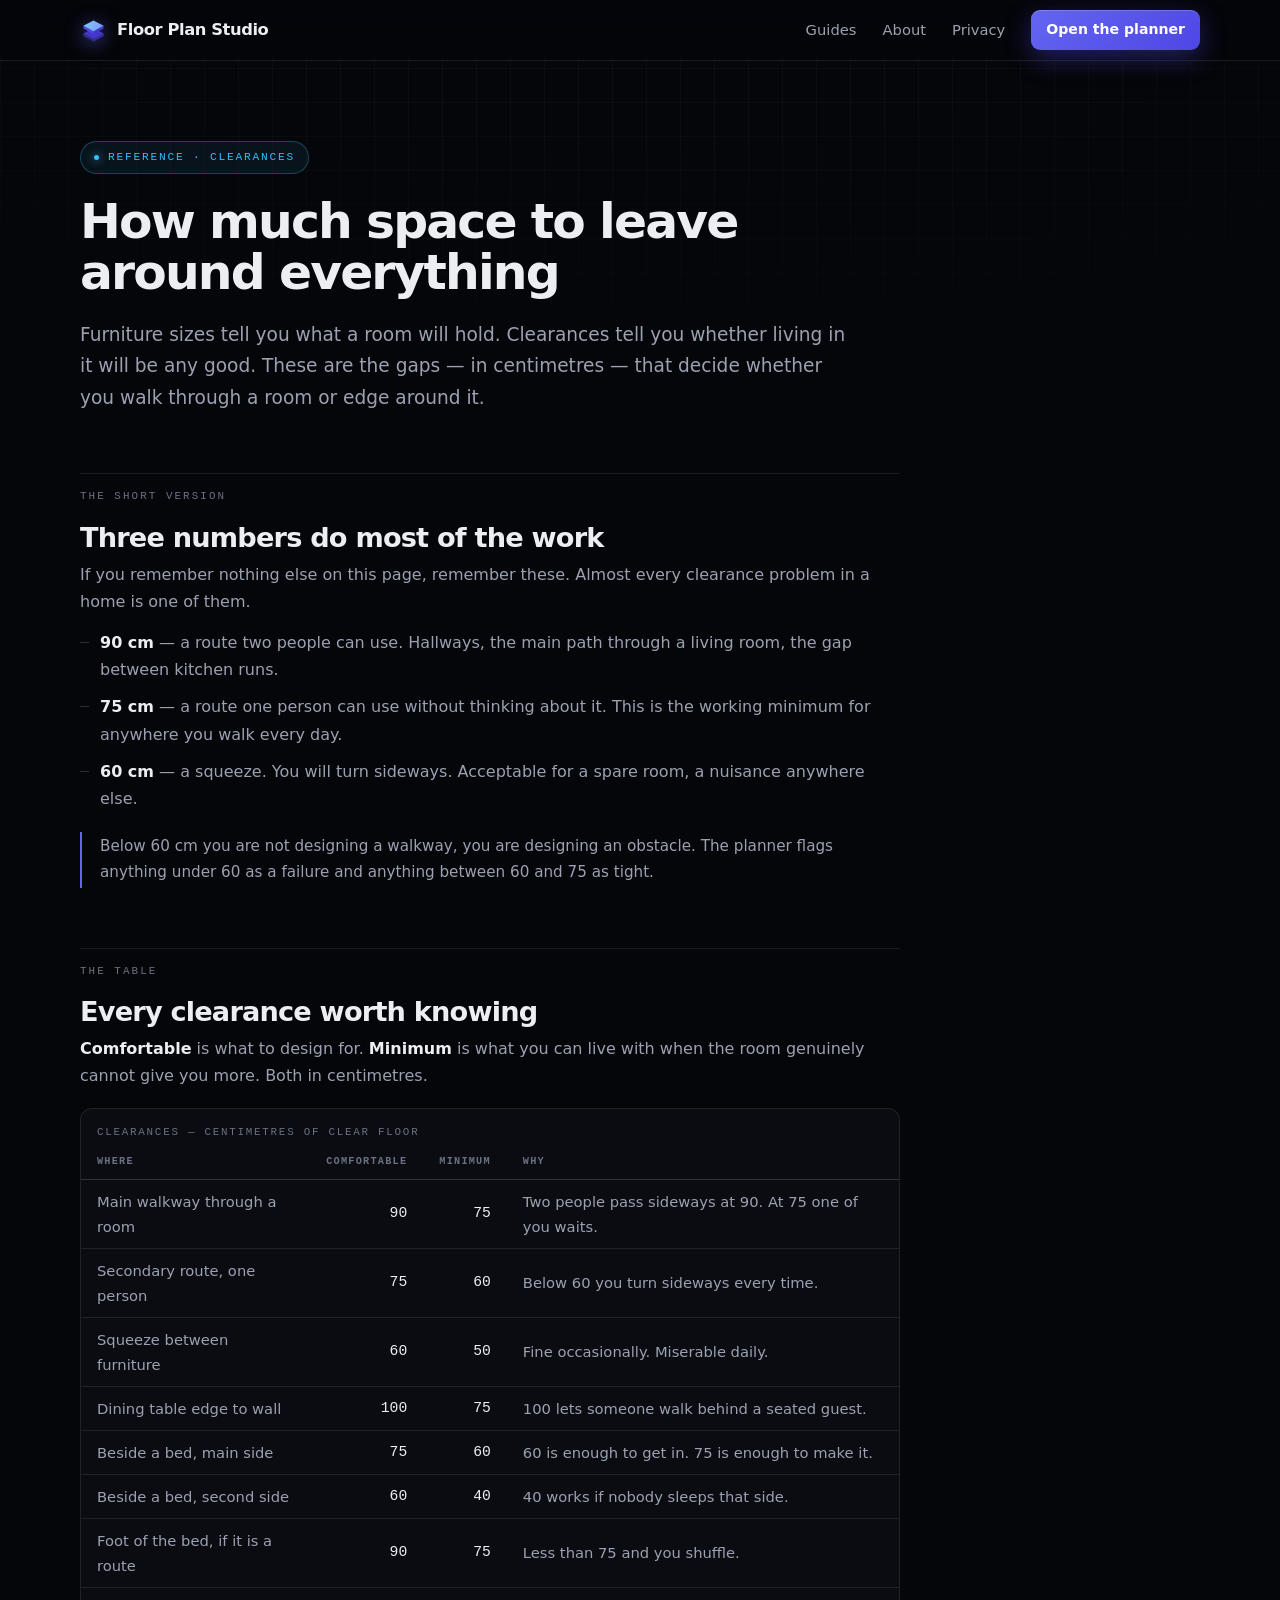
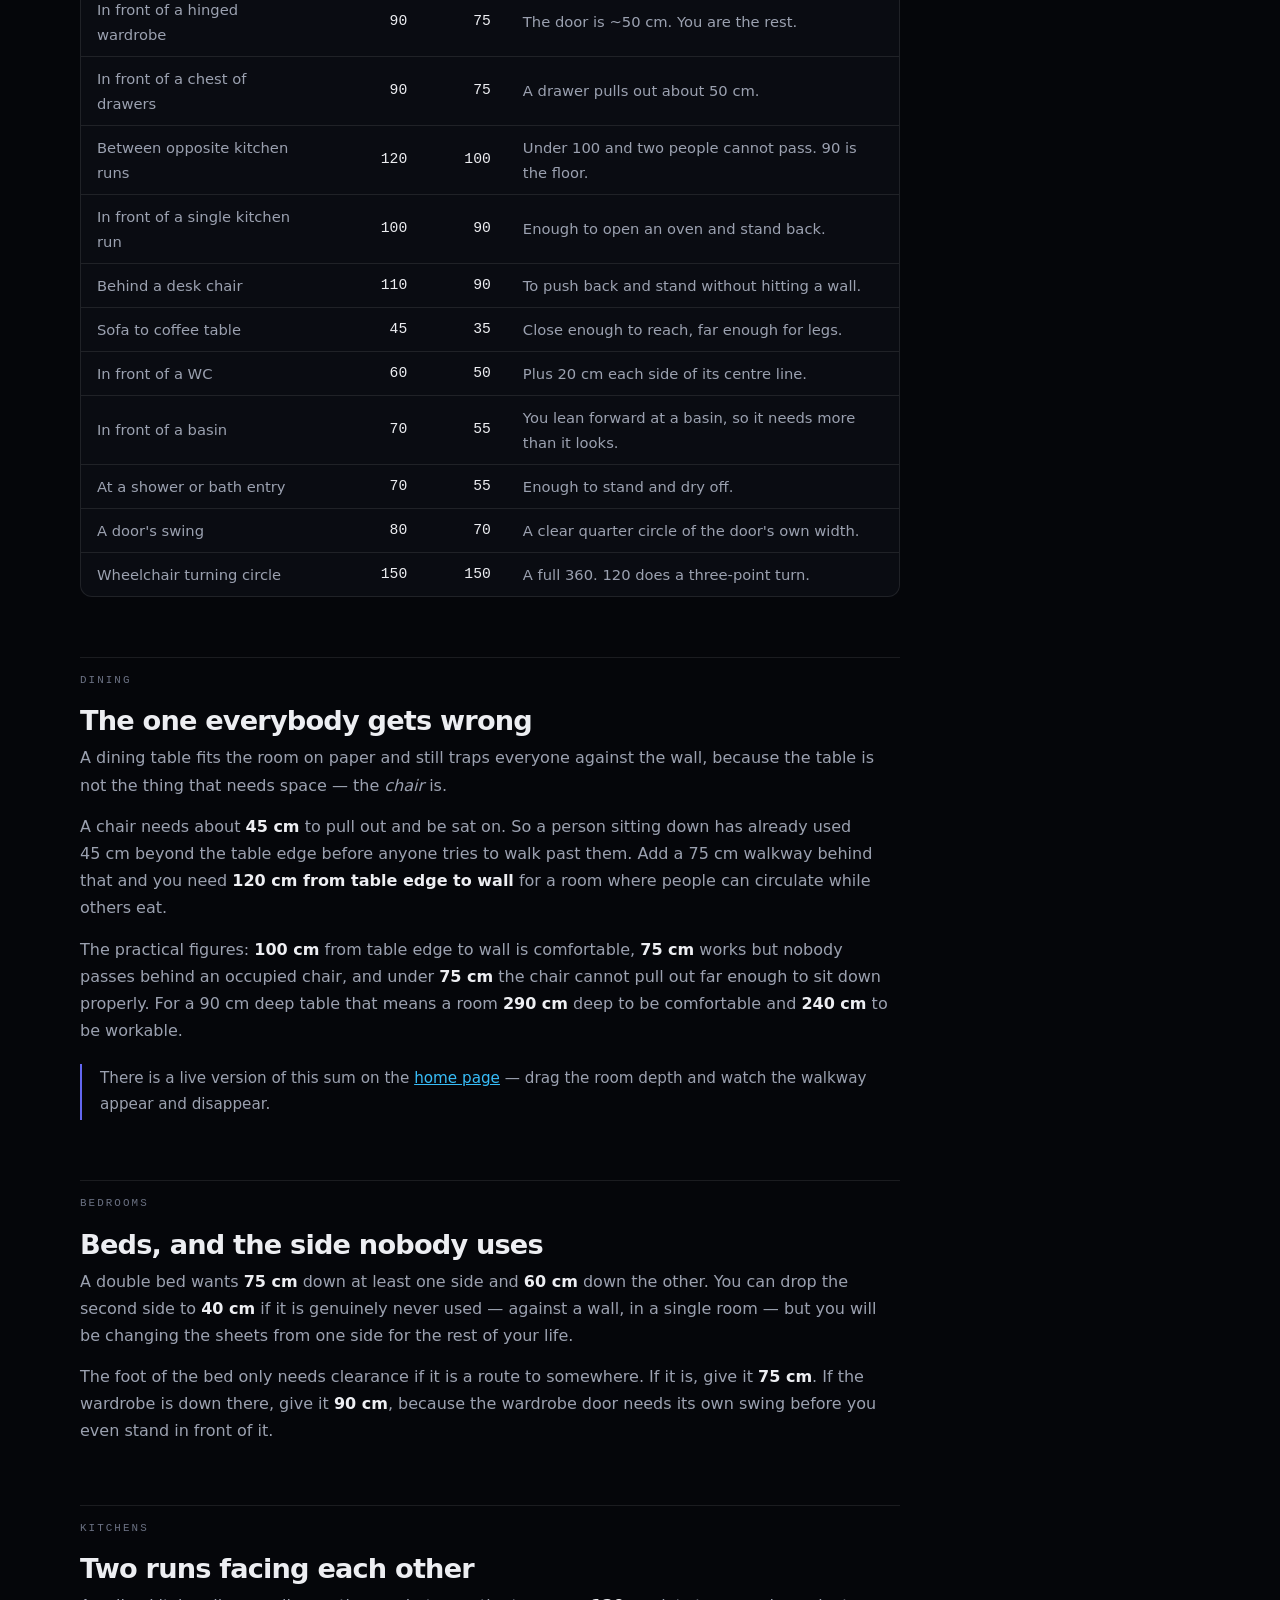
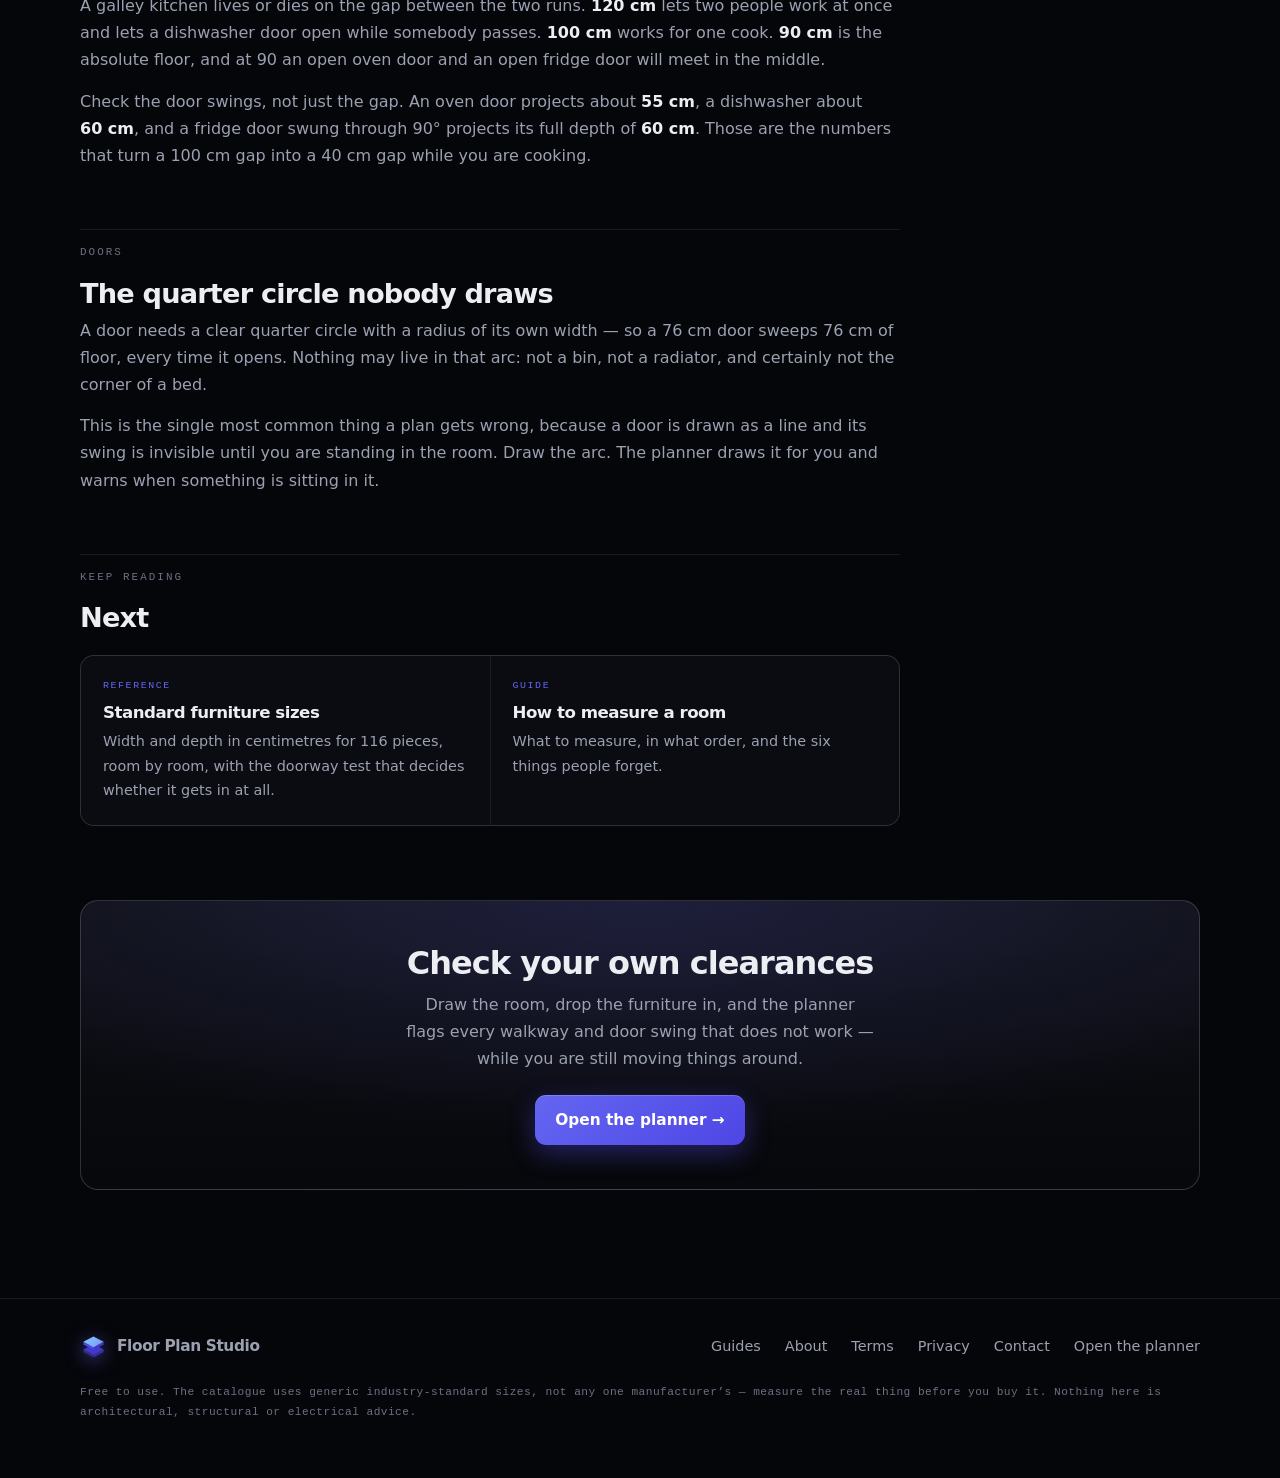
<file: room-clearances.html>
<!doctype html>
<html lang="en">
<head>
<meta charset="utf-8">
<meta name="viewport" content="width=device-width,initial-scale=1">
<meta name="theme-color" content="#05060A">
<title>Room clearances and walkway widths, in cm — how much space to leave</title>
<meta name="description" content="The gaps that decide whether a room works: walkways, space behind a dining chair, beside a bed, in front of a wardrobe and between kitchen runs. Comfortable and minimum figures in centimetres.">
<link rel="canonical" href="https://tarekfouad97.github.io/Floor-Plan-Studio/room-clearances.html">
<meta name="robots" content="index,follow,max-image-preview:large">
<meta property="og:title" content="Room clearances and walkway widths, in cm — how much space to leave">
<meta property="og:description" content="The gaps that decide whether a room works: walkways, space behind a dining chair, beside a bed, in front of a wardrobe and between kitchen runs. Comfortable and minimum figures in centimetres.">
<meta property="og:type" content="article">
<meta property="og:url" content="https://tarekfouad97.github.io/Floor-Plan-Studio/room-clearances.html">
<meta name="twitter:card" content="summary">
<link rel="icon" href="data:image/svg+xml,<svg xmlns='http://www.w3.org/2000/svg' viewBox='0 0 32 32'><defs><linearGradient id='g' x1='4' y1='2' x2='28' y2='20' gradientUnits='userSpaceOnUse'><stop stop-color='%237DD3FC'/><stop offset='1' stop-color='%23818CF8'/></linearGradient></defs><path d='M4 19.5 16 26 16 29 4 22.5Z' fill='%23312E81'/><path d='M28 19.5 16 26 16 29 28 22.5Z' fill='%233730A3'/><path d='M16 13 28 19.5 16 26 4 19.5Z' fill='%234338CA'/><path d='M4 10.5 16 17 16 20 4 13.5Z' fill='%234F46E5'/><path d='M28 10.5 16 17 16 20 28 13.5Z' fill='%234338CA'/><path d='M16 4 28 10.5 16 17 4 10.5Z' fill='url(%23g)'/></svg>">
<link rel="stylesheet" href="site.css">
</head>
<body>
<a class="skip" href="#main">Skip to content</a>

<header>
  <div class="hbar">
    <a class="mark" href="index.html"><span class="tile"><svg viewBox="0 0 32 32" fill="none" aria-hidden="true"><defs><linearGradient id="mk0" x1="4" y1="2" x2="28" y2="20" gradientUnits="userSpaceOnUse"><stop stop-color="#7DD3FC"/><stop offset="1" stop-color="#818CF8"/></linearGradient></defs><path d="M4 19.5 16 26 16 29 4 22.5Z" fill="#312E81"/><path d="M28 19.5 16 26 16 29 28 22.5Z" fill="#3730A3"/><path d="M16 13 28 19.5 16 26 4 19.5Z" fill="#4338CA"/><path d="M4 10.5 16 17 16 20 4 13.5Z" fill="#4F46E5"/><path d="M28 10.5 16 17 16 20 28 13.5Z" fill="#4338CA"/><path d="M16 4 28 10.5 16 17 4 10.5Z" fill="url(#mk0)"/></svg></span>Floor Plan Studio</a>
    <nav>
      <a href="guides.html">Guides</a>
      <a href="about.html">About</a>
      <a href="privacy.html">Privacy</a>
      <a class="btn" href="app.html?v=2026-09-07.1">Open the planner</a>
    </nav>
  </div>
</header>

<div class="wrap head">
  <span class="eyebrow"><span class="dot"></span>Reference &middot; clearances</span>
  <h1>How much space to leave around everything</h1>
  <p class="sum">Furniture sizes tell you what a room will hold. Clearances tell you
  whether living in it will be any good. These are the gaps &mdash; in centimetres
  &mdash; that decide whether you walk through a room or edge around it.</p>
</div>

<main id="main"><div class="wrap">

<section class="col">
  <span class="ref">The short version</span>
  <h2>Three numbers do most of the work</h2>
  <p>If you remember nothing else on this page, remember these. Almost every clearance
  problem in a home is one of them.</p>
  <ul>
    <li><b>90&nbsp;cm</b> &mdash; a route two people can use. Hallways, the main path
      through a living room, the gap between kitchen runs.</li>
    <li><b>75&nbsp;cm</b> &mdash; a route one person can use without thinking about it.
      This is the working minimum for anywhere you walk every day.</li>
    <li><b>60&nbsp;cm</b> &mdash; a squeeze. You will turn sideways. Acceptable for a
      spare room, a nuisance anywhere else.</li>
  </ul>
  <div class="note">Below 60&nbsp;cm you are not designing a walkway, you are designing
  an obstacle. The planner flags anything under 60 as a failure and anything between 60
  and 75 as tight.</div>
</section>

<section class="col">
  <span class="ref">The table</span>
  <h2>Every clearance worth knowing</h2>
  <p><b>Comfortable</b> is what to design for. <b>Minimum</b> is what you can live with
  when the room genuinely cannot give you more. Both in centimetres.</p>
  <div class="tw"><table>
  <caption>Clearances &mdash; centimetres of clear floor</caption>
  <thead><tr><th>Where</th><th class="n">Comfortable</th><th class="n">Minimum</th>
    <th>Why</th></tr></thead>
  <tbody>
    <tr><td>Main walkway through a room</td><td class="n">90</td><td class="n">75</td><td>Two people pass sideways at 90. At 75 one of you waits.</td></tr>
    <tr><td>Secondary route, one person</td><td class="n">75</td><td class="n">60</td><td>Below 60 you turn sideways every time.</td></tr>
    <tr><td>Squeeze between furniture</td><td class="n">60</td><td class="n">50</td><td>Fine occasionally. Miserable daily.</td></tr>
    <tr><td>Dining table edge to wall</td><td class="n">100</td><td class="n">75</td><td>100 lets someone walk behind a seated guest.</td></tr>
    <tr><td>Beside a bed, main side</td><td class="n">75</td><td class="n">60</td><td>60 is enough to get in. 75 is enough to make it.</td></tr>
    <tr><td>Beside a bed, second side</td><td class="n">60</td><td class="n">40</td><td>40 works if nobody sleeps that side.</td></tr>
    <tr><td>Foot of the bed, if it is a route</td><td class="n">90</td><td class="n">75</td><td>Less than 75 and you shuffle.</td></tr>
    <tr><td>In front of a hinged wardrobe</td><td class="n">90</td><td class="n">75</td><td>The door is ~50 cm. You are the rest.</td></tr>
    <tr><td>In front of a chest of drawers</td><td class="n">90</td><td class="n">75</td><td>A drawer pulls out about 50 cm.</td></tr>
    <tr><td>Between opposite kitchen runs</td><td class="n">120</td><td class="n">100</td><td>Under 100 and two people cannot pass. 90 is the floor.</td></tr>
    <tr><td>In front of a single kitchen run</td><td class="n">100</td><td class="n">90</td><td>Enough to open an oven and stand back.</td></tr>
    <tr><td>Behind a desk chair</td><td class="n">110</td><td class="n">90</td><td>To push back and stand without hitting a wall.</td></tr>
    <tr><td>Sofa to coffee table</td><td class="n">45</td><td class="n">35</td><td>Close enough to reach, far enough for legs.</td></tr>
    <tr><td>In front of a WC</td><td class="n">60</td><td class="n">50</td><td>Plus 20 cm each side of its centre line.</td></tr>
    <tr><td>In front of a basin</td><td class="n">70</td><td class="n">55</td><td>You lean forward at a basin, so it needs more than it looks.</td></tr>
    <tr><td>At a shower or bath entry</td><td class="n">70</td><td class="n">55</td><td>Enough to stand and dry off.</td></tr>
    <tr><td>A door's swing</td><td class="n">80</td><td class="n">70</td><td>A clear quarter circle of the door's own width.</td></tr>
    <tr><td>Wheelchair turning circle</td><td class="n">150</td><td class="n">150</td><td>A full 360. 120 does a three-point turn.</td></tr>
  </tbody>
  </table></div>
</section>

<section class="col">
  <span class="ref">Dining</span>
  <h2>The one everybody gets wrong</h2>
  <p>A dining table fits the room on paper and still traps everyone against the wall,
  because the table is not the thing that needs space &mdash; the <em>chair</em> is.</p>
  <p>A chair needs about <b>45&nbsp;cm</b> to pull out and be sat on. So a person sitting
  down has already used 45&nbsp;cm beyond the table edge before anyone tries to walk past
  them. Add a 75&nbsp;cm walkway behind that and you need <b>120&nbsp;cm from table edge
  to wall</b> for a room where people can circulate while others eat.</p>
  <p>The practical figures: <b>100&nbsp;cm</b> from table edge to wall is comfortable,
  <b>75&nbsp;cm</b> works but nobody passes behind an occupied chair, and under
  <b>75&nbsp;cm</b> the chair cannot pull out far enough to sit down properly. For a
  90&nbsp;cm deep table that means a room <b>290&nbsp;cm</b> deep to be comfortable and
  <b>240&nbsp;cm</b> to be workable.</p>
  <div class="note">There is a live version of this sum on the
  <a href="index.html#fit">home page</a> &mdash; drag the room depth and watch the
  walkway appear and disappear.</div>
</section>

<section class="col">
  <span class="ref">Bedrooms</span>
  <h2>Beds, and the side nobody uses</h2>
  <p>A double bed wants <b>75&nbsp;cm</b> down at least one side and <b>60&nbsp;cm</b>
  down the other. You can drop the second side to <b>40&nbsp;cm</b> if it is genuinely
  never used &mdash; against a wall, in a single room &mdash; but you will be changing
  the sheets from one side for the rest of your life.</p>
  <p>The foot of the bed only needs clearance if it is a route to somewhere. If it is,
  give it <b>75&nbsp;cm</b>. If the wardrobe is down there, give it <b>90&nbsp;cm</b>,
  because the wardrobe door needs its own swing before you even stand in front of it.</p>
</section>

<section class="col">
  <span class="ref">Kitchens</span>
  <h2>Two runs facing each other</h2>
  <p>A galley kitchen lives or dies on the gap between the two runs. <b>120&nbsp;cm</b>
  lets two people work at once and lets a dishwasher door open while somebody passes.
  <b>100&nbsp;cm</b> works for one cook. <b>90&nbsp;cm</b> is the absolute floor, and at
  90 an open oven door and an open fridge door will meet in the middle.</p>
  <p>Check the door swings, not just the gap. An oven door projects about
  <b>55&nbsp;cm</b>, a dishwasher about <b>60&nbsp;cm</b>, and a fridge door swung
  through 90&deg; projects its full depth of <b>60&nbsp;cm</b>. Those are the numbers
  that turn a 100&nbsp;cm gap into a 40&nbsp;cm gap while you are cooking.</p>
</section>

<section class="col">
  <span class="ref">Doors</span>
  <h2>The quarter circle nobody draws</h2>
  <p>A door needs a clear quarter circle with a radius of its own width &mdash; so a
  76&nbsp;cm door sweeps 76&nbsp;cm of floor, every time it opens. Nothing may live in
  that arc: not a bin, not a radiator, and certainly not the corner of a bed.</p>
  <p>This is the single most common thing a plan gets wrong, because a door is drawn as a
  line and its swing is invisible until you are standing in the room. Draw the arc. The
  planner draws it for you and warns when something is sitting in it.</p>
</section>

<section class="col">
  <span class="ref">Keep reading</span>
  <h2>Next</h2>
  <div class="cards">
  <a href="furniture-sizes.html"><span class="k">Reference</span><h3>Standard furniture sizes</h3><p>Width and depth in centimetres for 116 pieces, room by room, with the doorway test that decides whether it gets in at all.</p></a>
  <a href="measure-a-room.html"><span class="k">Guide</span><h3>How to measure a room</h3><p>What to measure, in what order, and the six things people forget.</p></a>
</div>
</section>

</div>


<div class="wrap">
  <div class="cta">
    <h2>Check your own clearances</h2>
    <p>Draw the room, drop the furniture in, and the planner flags every walkway and door swing that does not work &mdash; while you are still moving things around.</p>
    <a class="btn btn-lg" href="app.html?v=2026-09-07.1">Open the planner &rarr;</a>
  </div>
</div>

</main>

<div class="wrap">
  <div class="adslot" data-ad-slot="in-content-1" hidden>
    <span class="adlbl">Advertisement</span>
    <div class="adbox" data-note="in-content-1 &middot; responsive"></div>
  </div>
</div>

<footer>
  <div class="foot">
    <a class="mark" href="index.html" style="font-size:.96rem"><span class="tile"><svg viewBox="0 0 32 32" fill="none" aria-hidden="true"><defs><linearGradient id="mk1" x1="4" y1="2" x2="28" y2="20" gradientUnits="userSpaceOnUse"><stop stop-color="#7DD3FC"/><stop offset="1" stop-color="#818CF8"/></linearGradient></defs><path d="M4 19.5 16 26 16 29 4 22.5Z" fill="#312E81"/><path d="M28 19.5 16 26 16 29 28 22.5Z" fill="#3730A3"/><path d="M16 13 28 19.5 16 26 4 19.5Z" fill="#4338CA"/><path d="M4 10.5 16 17 16 20 4 13.5Z" fill="#4F46E5"/><path d="M28 10.5 16 17 16 20 28 13.5Z" fill="#4338CA"/><path d="M16 4 28 10.5 16 17 4 10.5Z" fill="url(#mk1)"/></svg></span>Floor Plan Studio</a>
    <span class="sp"></span>
    <a href="guides.html">Guides</a>
    <a href="about.html">About</a>
    <a href="terms.html">Terms</a>
    <a href="privacy.html">Privacy</a>
    <a href="mailto:tare2fo2ad@gmail.com">Contact</a>
    <a href="app.html?v=2026-09-07.1">Open the planner</a>
    <div class="fine">Free to use. The catalogue uses generic industry-standard
      sizes, not any one manufacturer&rsquo;s &mdash; measure the real thing before
      you buy it. Nothing here is architectural, structural or electrical advice.</div>
  </div>
</footer>
<script src="ads.js"></script>
</body>
</html>
</file>
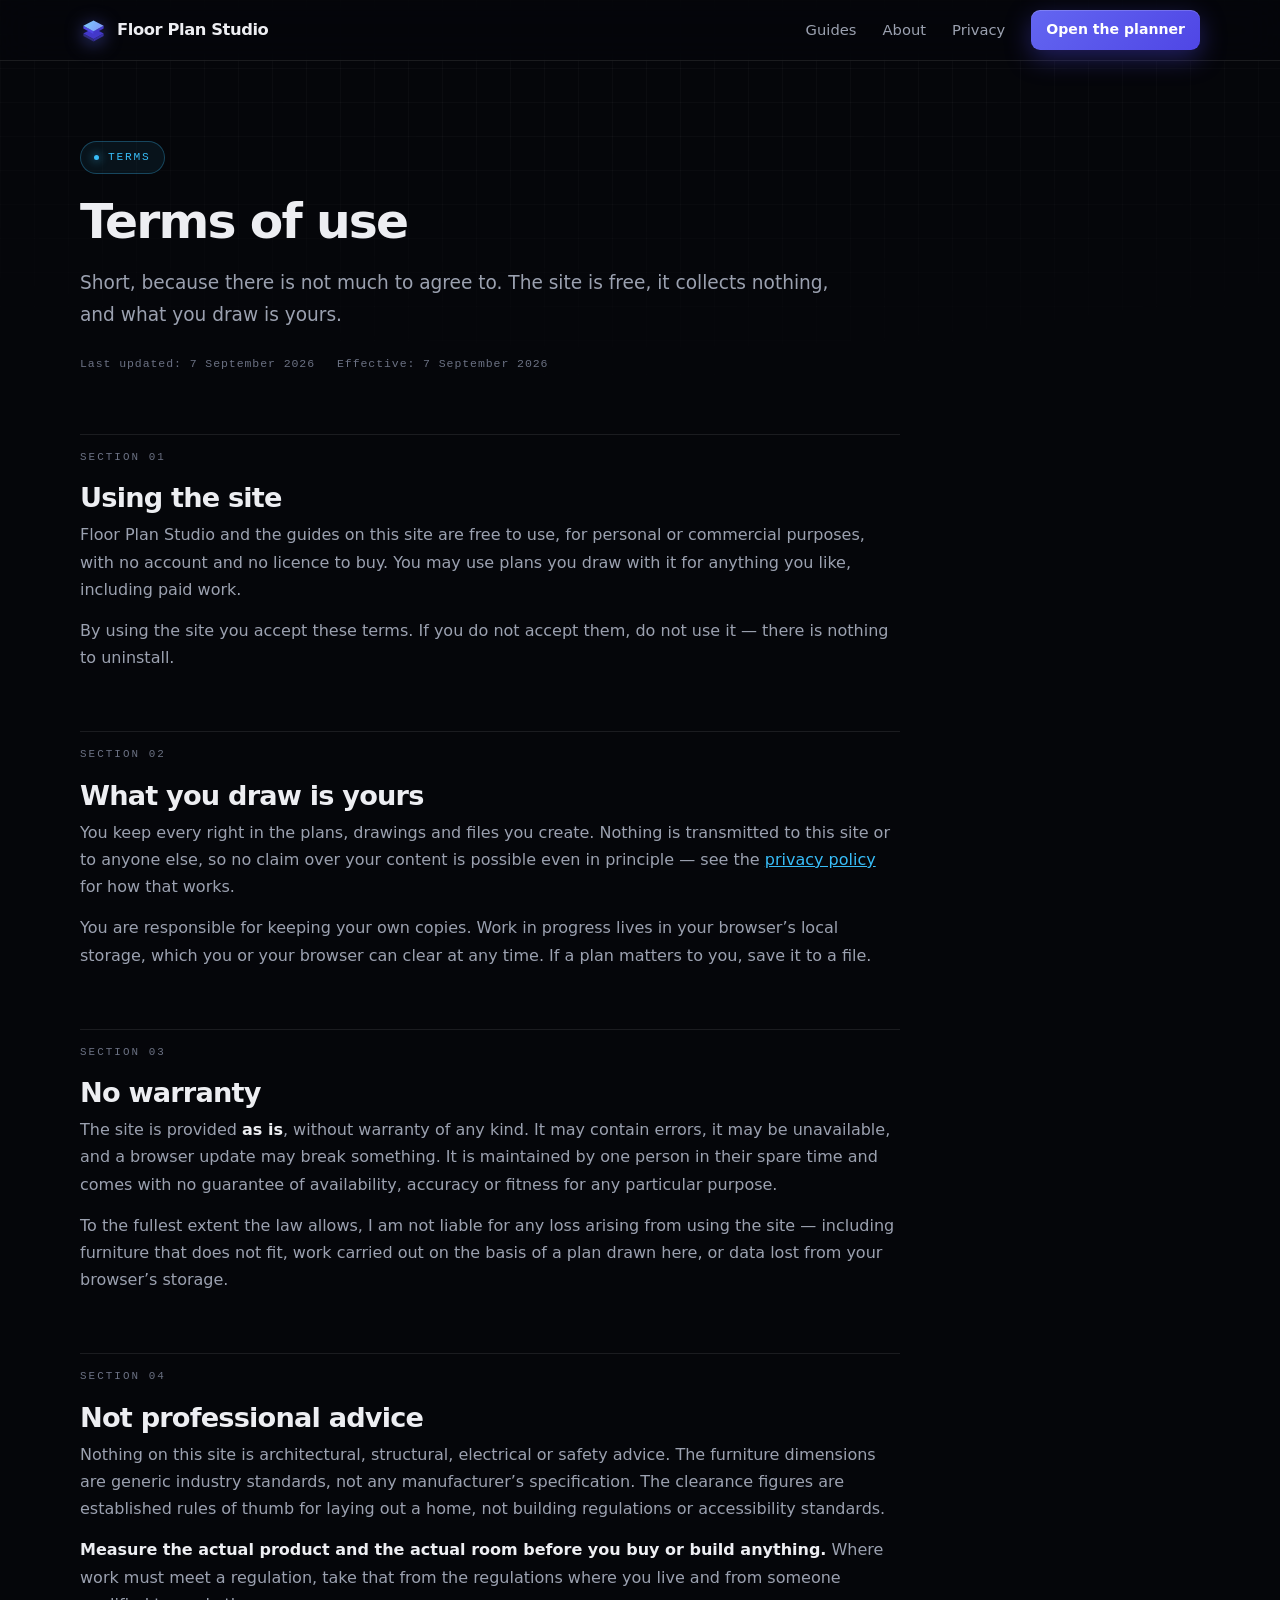
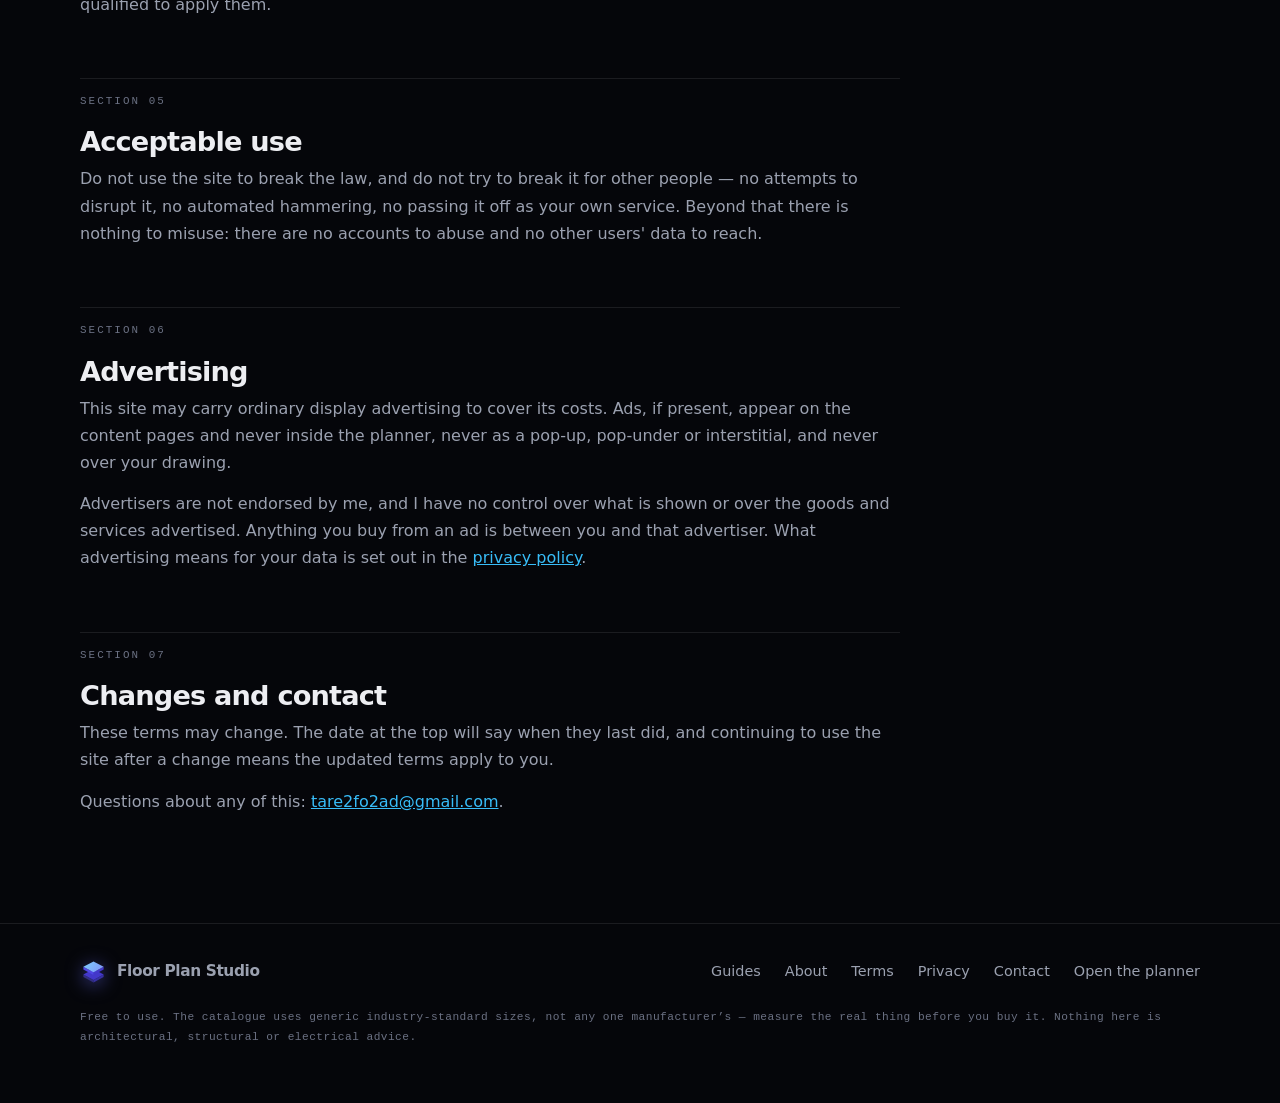
<file: terms.html>
<!doctype html>
<html lang="en">
<head>
<meta charset="utf-8">
<meta name="viewport" content="width=device-width,initial-scale=1">
<meta name="theme-color" content="#05060A">
<title>Terms of use — Floor Plan Studio</title>
<meta name="description" content="The terms you use Floor Plan Studio under: it is free, it is provided as is, your drawings are yours, and it is not professional advice.">
<link rel="canonical" href="https://tarekfouad97.github.io/Floor-Plan-Studio/terms.html">
<meta name="robots" content="index,follow,max-image-preview:large">
<meta property="og:title" content="Terms of use — Floor Plan Studio">
<meta property="og:description" content="The terms you use Floor Plan Studio under: it is free, it is provided as is, your drawings are yours, and it is not professional advice.">
<meta property="og:type" content="article">
<meta property="og:url" content="https://tarekfouad97.github.io/Floor-Plan-Studio/terms.html">
<meta name="twitter:card" content="summary">
<link rel="icon" href="data:image/svg+xml,<svg xmlns='http://www.w3.org/2000/svg' viewBox='0 0 32 32'><defs><linearGradient id='g' x1='4' y1='2' x2='28' y2='20' gradientUnits='userSpaceOnUse'><stop stop-color='%237DD3FC'/><stop offset='1' stop-color='%23818CF8'/></linearGradient></defs><path d='M4 19.5 16 26 16 29 4 22.5Z' fill='%23312E81'/><path d='M28 19.5 16 26 16 29 28 22.5Z' fill='%233730A3'/><path d='M16 13 28 19.5 16 26 4 19.5Z' fill='%234338CA'/><path d='M4 10.5 16 17 16 20 4 13.5Z' fill='%234F46E5'/><path d='M28 10.5 16 17 16 20 28 13.5Z' fill='%234338CA'/><path d='M16 4 28 10.5 16 17 4 10.5Z' fill='url(%23g)'/></svg>">
<link rel="stylesheet" href="site.css">
</head>
<body>
<a class="skip" href="#main">Skip to content</a>

<header>
  <div class="hbar">
    <a class="mark" href="index.html"><span class="tile"><svg viewBox="0 0 32 32" fill="none" aria-hidden="true"><defs><linearGradient id="mk0" x1="4" y1="2" x2="28" y2="20" gradientUnits="userSpaceOnUse"><stop stop-color="#7DD3FC"/><stop offset="1" stop-color="#818CF8"/></linearGradient></defs><path d="M4 19.5 16 26 16 29 4 22.5Z" fill="#312E81"/><path d="M28 19.5 16 26 16 29 28 22.5Z" fill="#3730A3"/><path d="M16 13 28 19.5 16 26 4 19.5Z" fill="#4338CA"/><path d="M4 10.5 16 17 16 20 4 13.5Z" fill="#4F46E5"/><path d="M28 10.5 16 17 16 20 28 13.5Z" fill="#4338CA"/><path d="M16 4 28 10.5 16 17 4 10.5Z" fill="url(#mk0)"/></svg></span>Floor Plan Studio</a>
    <nav>
      <a href="guides.html">Guides</a>
      <a href="about.html">About</a>
      <a href="privacy.html">Privacy</a>
      <a class="btn" href="app.html?v=2026-09-07.1">Open the planner</a>
    </nav>
  </div>
</header>

<div class="wrap head">
  <span class="eyebrow"><span class="dot"></span>Terms</span>
  <h1>Terms of use</h1>
  <p class="sum">Short, because there is not much to agree to. The site is free, it
  collects nothing, and what you draw is yours.</p>
  <div class="dates"><span>Last updated: 7 September 2026</span>
    <span>Effective: 7 September 2026</span></div>
</div>

<main id="main"><div class="wrap">

<section class="col">
  <span class="ref">Section 01</span>
  <h2>Using the site</h2>
  <p>Floor Plan Studio and the guides on this site are free to use, for personal or
  commercial purposes, with no account and no licence to buy. You may use plans you draw
  with it for anything you like, including paid work.</p>
  <p>By using the site you accept these terms. If you do not accept them, do not use
  it &mdash; there is nothing to uninstall.</p>
</section>

<section class="col">
  <span class="ref">Section 02</span>
  <h2>What you draw is yours</h2>
  <p>You keep every right in the plans, drawings and files you create. Nothing is
  transmitted to this site or to anyone else, so no claim over your content is possible
  even in principle &mdash; see the <a href="privacy.html">privacy policy</a> for how
  that works.</p>
  <p>You are responsible for keeping your own copies. Work in progress lives in your
  browser&rsquo;s local storage, which you or your browser can clear at any time. If a
  plan matters to you, save it to a file.</p>
</section>

<section class="col">
  <span class="ref">Section 03</span>
  <h2>No warranty</h2>
  <p>The site is provided <b>as is</b>, without warranty of any kind. It may contain
  errors, it may be unavailable, and a browser update may break something. It is
  maintained by one person in their spare time and comes with no guarantee of
  availability, accuracy or fitness for any particular purpose.</p>
  <p>To the fullest extent the law allows, I am not liable for any loss arising from
  using the site &mdash; including furniture that does not fit, work carried out on the
  basis of a plan drawn here, or data lost from your browser&rsquo;s storage.</p>
</section>

<section class="col">
  <span class="ref">Section 04</span>
  <h2>Not professional advice</h2>
  <p>Nothing on this site is architectural, structural, electrical or safety advice. The
  furniture dimensions are generic industry standards, not any manufacturer&rsquo;s
  specification. The clearance figures are established rules of thumb for laying out a
  home, not building regulations or accessibility standards.</p>
  <p><b>Measure the actual product and the actual room before you buy or build
  anything.</b> Where work must meet a regulation, take that from the regulations where
  you live and from someone qualified to apply them.</p>
</section>

<section class="col">
  <span class="ref">Section 05</span>
  <h2>Acceptable use</h2>
  <p>Do not use the site to break the law, and do not try to break it for other people
  &mdash; no attempts to disrupt it, no automated hammering, no passing it off as your
  own service. Beyond that there is nothing to misuse: there are no accounts to abuse and
  no other users' data to reach.</p>
</section>

<section class="col">
  <span class="ref">Section 06</span>
  <h2>Advertising</h2>
  <p>This site may carry ordinary display advertising to cover its costs. Ads, if
  present, appear on the content pages and never inside the planner, never as a pop-up,
  pop-under or interstitial, and never over your drawing.</p>
  <p>Advertisers are not endorsed by me, and I have no control over what is shown or over
  the goods and services advertised. Anything you buy from an ad is between you and that
  advertiser. What advertising means for your data is set out in the
  <a href="privacy.html">privacy policy</a>.</p>
</section>

<section class="col">
  <span class="ref">Section 07</span>
  <h2>Changes and contact</h2>
  <p>These terms may change. The date at the top will say when they last did, and
  continuing to use the site after a change means the updated terms apply to you.</p>
  <p>Questions about any of this:
  <a href="mailto:tare2fo2ad@gmail.com">tare2fo2ad@gmail.com</a>.</p>
</section>

</div>
</main>

<footer>
  <div class="foot">
    <a class="mark" href="index.html" style="font-size:.96rem"><span class="tile"><svg viewBox="0 0 32 32" fill="none" aria-hidden="true"><defs><linearGradient id="mk1" x1="4" y1="2" x2="28" y2="20" gradientUnits="userSpaceOnUse"><stop stop-color="#7DD3FC"/><stop offset="1" stop-color="#818CF8"/></linearGradient></defs><path d="M4 19.5 16 26 16 29 4 22.5Z" fill="#312E81"/><path d="M28 19.5 16 26 16 29 28 22.5Z" fill="#3730A3"/><path d="M16 13 28 19.5 16 26 4 19.5Z" fill="#4338CA"/><path d="M4 10.5 16 17 16 20 4 13.5Z" fill="#4F46E5"/><path d="M28 10.5 16 17 16 20 28 13.5Z" fill="#4338CA"/><path d="M16 4 28 10.5 16 17 4 10.5Z" fill="url(#mk1)"/></svg></span>Floor Plan Studio</a>
    <span class="sp"></span>
    <a href="guides.html">Guides</a>
    <a href="about.html">About</a>
    <a href="terms.html">Terms</a>
    <a href="privacy.html">Privacy</a>
    <a href="mailto:tare2fo2ad@gmail.com">Contact</a>
    <a href="app.html?v=2026-09-07.1">Open the planner</a>
    <div class="fine">Free to use. The catalogue uses generic industry-standard
      sizes, not any one manufacturer&rsquo;s &mdash; measure the real thing before
      you buy it. Nothing here is architectural, structural or electrical advice.</div>
  </div>
</footer>
<script src="ads.js"></script>
</body>
</html>
</file>
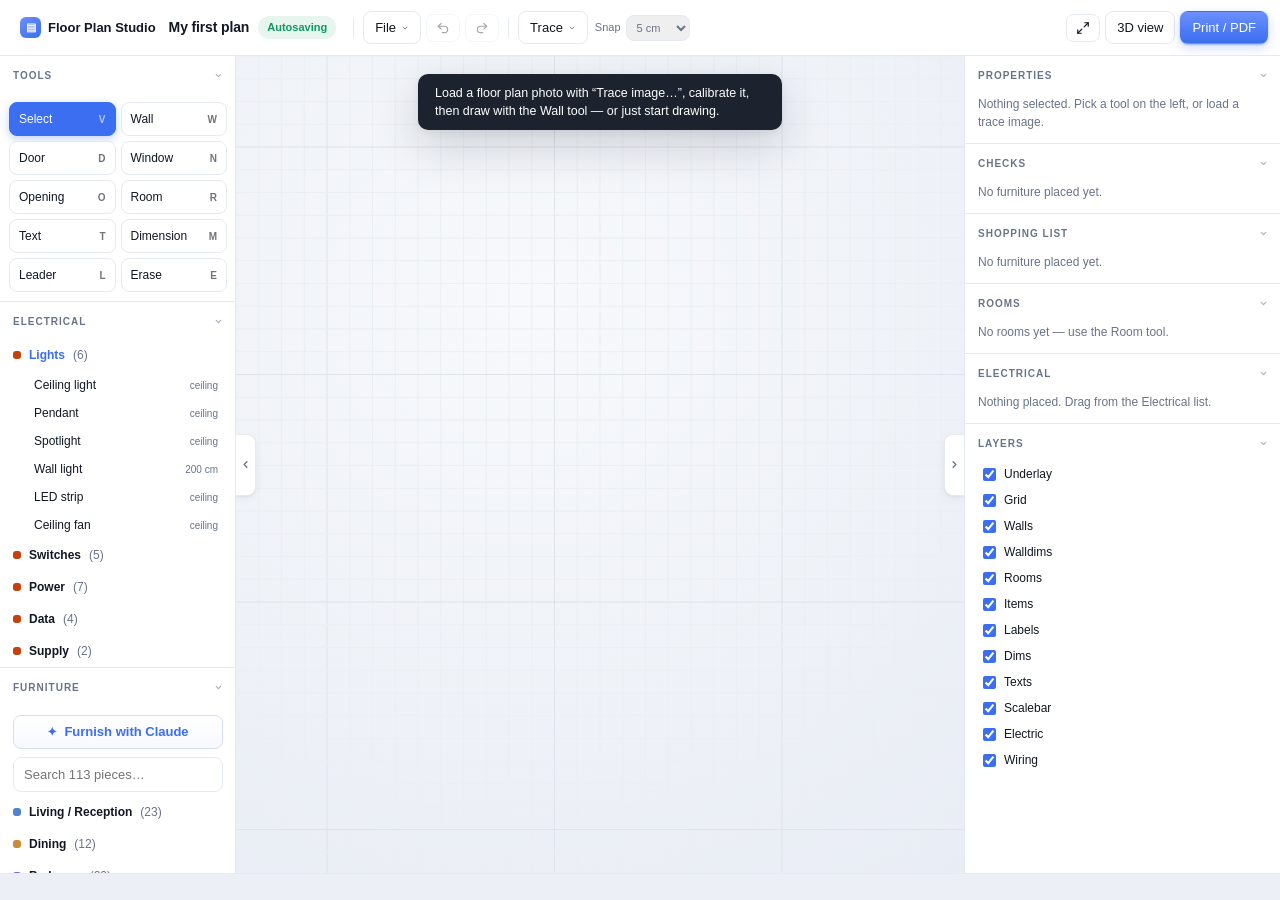
<file: docs/app.html>
<!DOCTYPE html>
<html lang="en">
<head>
<meta charset="utf-8">
<meta name="viewport" content="width=device-width,initial-scale=1">
<title>Floor Plan Editor</title>
<style>
  :root{
    --bg:#eceff5; --panel:#ffffff; --ink:#111823; --muted:#68748a; --line:#e5e9f0;
    --line-2:#eef1f6;
    --accent:#3b6ef0; --accent-2:#6b8ffb; --accent-soft:#eef3ff; --warn:#d1620b;
    --ok:#0f9960;
    --shadow:0 1px 2px rgba(16,24,40,.05),0 3px 10px rgba(16,24,40,.05);
    --shadow-md:0 4px 12px rgba(16,24,40,.09),0 1px 3px rgba(16,24,40,.05);
    --shadow-lg:0 16px 48px rgba(16,24,40,.17),0 3px 10px rgba(16,24,40,.07);
    --r:11px; --r-sm:8px;
    --ease:cubic-bezier(.22,.85,.28,1);
    --lw:236px; --rw:316px;
    --pad-l:236px; --pad-r:316px;
  }
  @media (prefers-reduced-motion:reduce){
    *,*::before,*::after{animation-duration:.01ms!important;animation-iteration-count:1!important;
                         transition-duration:.01ms!important;scroll-behavior:auto!important}
  }
  *{box-sizing:border-box}
  html,body{height:100%;margin:0}
  body{font:13px/1.5 ui-sans-serif,-apple-system,BlinkMacSystemFont,"Segoe UI",
       Roboto,Helvetica,Arial,sans-serif;color:var(--ink);background:var(--bg);
       overflow:hidden;-webkit-font-smoothing:antialiased}
  button,input,select,textarea{font:inherit;color:inherit}
  ::-webkit-scrollbar{width:10px;height:10px}
  ::-webkit-scrollbar-thumb{background:#d3dae4;border-radius:8px;border:3px solid var(--panel)}
  ::-webkit-scrollbar-thumb:hover{background:#bcc6d4}
  ::-webkit-scrollbar-track{background:transparent}

  /* Track widths are written out per state rather than driven through a var().
     An unregistered custom property animates discretely, so transitioning a
     property that reads one is not guaranteed to interpolate; concrete values
     on each rule always do. */
  #app{display:grid;grid-template-columns:var(--lw) 1fr var(--rw);
       grid-template-rows:56px auto 1fr 26px;height:100%;
       transition:grid-template-columns .34s var(--ease)}
  #app.noanim{transition:none}
  #app[data-left="0"]                   {grid-template-columns:0 1fr var(--rw)}
  #app[data-right="0"]                  {grid-template-columns:var(--lw) 1fr 0}
  #app[data-left="0"][data-right="0"]   {grid-template-columns:0 1fr 0}
  #bar{grid-column:1/4;display:flex;align-items:center;gap:5px;padding:0 12px;
       background:var(--panel);border-bottom:1px solid var(--line);overflow-x:auto;
       overflow-y:hidden;box-shadow:0 1px 0 rgba(16,24,40,.02)}
  #bar::-webkit-scrollbar{height:4px}
  #bar::-webkit-scrollbar-thumb{background:#d7dde7;border:none;border-radius:4px}
  #bar .home{display:flex;align-items:center;gap:7px;text-decoration:none;color:inherit;
       font-weight:700;white-space:nowrap;font-size:13px;padding:5px 8px;
       border-radius:var(--r-sm);transition:background .15s}
  #bar .home:hover{background:var(--line-2)}
  #bar .home i{width:21px;height:21px;border-radius:6px;display:grid;place-items:center;
       background:linear-gradient(140deg,var(--accent-2),var(--accent));color:#fff;
       font-style:normal;font-size:11px;flex:none}
  .btn.ico{padding:6px 9px;display:grid;place-items:center;line-height:1}
  .btn.ico svg{width:14px;height:14px;display:block}
  .btn .caret{width:8px;height:8px;margin-left:5px;opacity:.5;
              transition:transform .2s var(--ease)}
  .btn[aria-expanded="true"] .caret{transform:rotate(180deg)}
  .btn[aria-expanded="true"]{background:var(--accent-soft);border-color:#c9d8fb;
              color:var(--accent)}
  #bar .sp{flex:1}
  #bar .nm{font-weight:680;margin-right:4px;white-space:nowrap;font-size:14px;
           letter-spacing:-.01em}
  .btn{border:1px solid var(--line);background:#fff;border-radius:var(--r-sm);
       padding:6px 11px;cursor:pointer;white-space:nowrap;font-weight:530;
       display:inline-flex;align-items:center;
       transition:background .16s var(--ease),border-color .16s var(--ease),
                  transform .12s var(--ease),box-shadow .16s var(--ease),color .16s;
       position:relative}
  .btn:hover{background:#f6f8fc;border-color:#ccd6e6;transform:translateY(-1px);
       box-shadow:var(--shadow)}
  .btn:active{transform:translateY(0);box-shadow:none}
  .btn:focus-visible{outline:2px solid var(--accent);outline-offset:1px}
  .btn:disabled{opacity:.38;cursor:default;transform:none}
  .btn.on{background:var(--accent);color:#fff;border-color:var(--accent);
          box-shadow:0 2px 8px rgba(59,110,240,.32)}
  .btn.on:hover{background:var(--accent);filter:brightness(1.07)}
  .btn.pri{background:linear-gradient(180deg,var(--accent-2),var(--accent));
           color:#fff;border-color:transparent;
           box-shadow:0 1px 2px rgba(59,110,240,.4),0 4px 12px rgba(59,110,240,.22)}
  .btn.pri:hover{filter:brightness(1.06)}
  .sep{width:1px;height:20px;background:var(--line);flex:none;margin:0 4px}

  aside{background:var(--panel);overflow:hidden;display:flex;flex-direction:column;
        min-width:0}
  aside>.pcontent{width:var(--pw);flex:1;min-height:0;overflow-y:auto;overflow-x:hidden;
        display:flex;flex-direction:column}
  #left{border-right:1px solid var(--line);--pw:var(--pad-l)}
  #right{border-left:1px solid var(--line);--pw:var(--pad-r)}
  #app[data-left="0"] #left,#app[data-right="0"] #right{border-color:transparent}

  /* edge handles - always reachable, so a folded panel can always come back */
  .rail{position:absolute;top:50%;transform:translateY(-50%);z-index:6;
        width:20px;height:62px;border:1px solid var(--line);background:var(--panel);
        display:grid;place-items:center;cursor:pointer;color:var(--muted);
        box-shadow:var(--shadow);padding:0;
        transition:background .16s,color .16s,width .16s var(--ease)}
  .rail:hover{background:var(--accent);color:#fff;border-color:var(--accent);width:24px}
  .rail:focus-visible{outline:2px solid var(--accent);outline-offset:2px}
  .rail svg{width:11px;height:11px;transition:transform .3s var(--ease)}
  #railL{left:0;border-left:none;border-radius:0 9px 9px 0}
  #railR{right:0;border-right:none;border-radius:9px 0 0 9px}
  #app[data-left="0"]  #railL svg{transform:rotate(180deg)}
  #app[data-right="0"] #railR svg{transform:rotate(180deg)}
  .hd{font-size:10px;letter-spacing:.1em;text-transform:uppercase;color:var(--muted);
      font-weight:700;padding:12px 13px 10px;border-top:1px solid var(--line);
      position:sticky;top:0;background:var(--panel);z-index:2;
      display:flex;align-items:center;gap:7px;width:100%;text-align:left;
      border-left:none;border-right:none;border-bottom:none;cursor:pointer;
      font-family:inherit;transition:color .15s}
  .hd:hover{color:var(--ink)}
  .hd:focus-visible{outline:2px solid var(--accent);outline-offset:-2px}
  .sec:first-child>.hd{border-top:none}
  .hd .chev{margin-left:auto;width:9px;height:9px;flex:none;opacity:.55;
            transition:transform .28s var(--ease)}
  .sec.closed .hd .chev{transform:rotate(-90deg)}
  /* Height is driven from JS: it measures the content, pins that as a pixel
     height, then animates to zero. The grid 0fr trick collapses nothing here,
     and auto->0 does not transition, so neither is any use. */
  .secbody{overflow:hidden;transition:height .28s var(--ease),opacity .22s ease}
  .sec.closed .secbody{opacity:0}
  .pad{padding:10px 13px}

  #tools{display:grid;grid-template-columns:1fr 1fr;gap:5px;padding:9px}
  .tool{display:flex;align-items:center;justify-content:space-between;gap:6px;
        border:1px solid var(--line);background:#fff;border-radius:var(--r-sm);
        padding:7px 9px;cursor:pointer;font-size:12px;font-weight:530;
        transition:all .15s ease}
  .tool:hover{background:#f6f8fc;border-color:#ccd6e6;transform:translateY(-1px);
        box-shadow:var(--shadow)}
  .tool:active{transform:translateY(0)}
  .tool:focus-visible{outline:2px solid var(--accent);outline-offset:1px}
  .tool.on{background:var(--accent);color:#fff;border-color:var(--accent);
           box-shadow:0 3px 10px rgba(59,110,240,.3);transform:none}
  .tool.on:hover{transform:translateY(-1px);box-shadow:0 5px 14px rgba(59,110,240,.34)}
  .tool b{font-size:10px;opacity:.6;font-weight:600}

  #search{width:100%;padding:7px 10px;border:1px solid var(--line);
          border-radius:var(--r-sm);transition:border-color .15s,box-shadow .15s}
  #search:focus{outline:none;border-color:var(--accent);
                box-shadow:0 0 0 3px var(--accent-soft)}
  .grp>summary{cursor:pointer;padding:7px 13px;font-weight:640;font-size:12px;
       list-style:none;display:flex;align-items:center;gap:8px;
       transition:background .15s}
  .grp>summary:hover{background:#f7f9fc}
  .grp>summary::-webkit-details-marker{display:none}
  .grp>summary::before{content:"";width:8px;height:8px;border-radius:3px;
       background:var(--sw,#999);flex:none}
  .grp[open]>summary{color:var(--accent)}
  .it{display:flex;justify-content:space-between;gap:6px;align-items:center;
      padding:5px 13px 5px 29px;cursor:grab;font-size:12px;border-radius:6px;
      margin:0 5px;transition:background .12s,transform .12s}
  .it:hover{background:var(--accent-soft);transform:translateX(2px)}
  .it:active{cursor:grabbing}
  .it .d{color:var(--muted);font-size:10px;font-variant-numeric:tabular-nums}

  #stage{position:relative;overflow:hidden;min-width:0;background:
     radial-gradient(circle at 40% 30%,#f7f9fc 0%,#e8ecf4 100%)}
  svg#cv{width:100%;height:100%;display:block;touch-action:none}
  #cv3{transition:opacity .25s ease}
  #status{grid-column:1/4;display:flex;align-items:center;gap:15px;padding:0 13px;
          background:var(--panel);border-top:1px solid var(--line);
          font-size:10.5px;color:var(--muted);font-variant-numeric:tabular-nums;
          white-space:nowrap;overflow:hidden}
  #status .sp{flex:1}
  #status b{color:var(--ink);font-weight:620}
  #numchip{position:absolute;background:var(--ink);color:#fff;padding:4px 9px;
           border-radius:6px;font-size:12px;font-variant-numeric:tabular-nums;
           pointer-events:none;display:none;z-index:5;box-shadow:var(--shadow)}
  #toast{position:absolute;left:50%;top:18px;
         transform:translateX(-50%) translateY(-14px) scale(.96);
         background:rgba(17,24,35,.95);backdrop-filter:blur(10px);color:#fff;
         padding:10px 17px;border-radius:10px;
         font-size:12.5px;display:none;z-index:9;box-shadow:var(--shadow-lg);
         opacity:0;transition:opacity .24s var(--ease),transform .24s var(--ease);
         max-width:70%;line-height:1.45}
  #toast.show{opacity:1;transform:translateX(-50%) translateY(0) scale(1)}

  .row{display:flex;gap:7px;align-items:center;margin:6px 0}
  .row label{width:72px;color:var(--muted);font-size:11px;flex:none}
  .row input,.row select,.row textarea{flex:1;min-width:0;padding:6px 9px;
      border:1px solid var(--line);border-radius:var(--r-sm);background:#fff;
      transition:border-color .15s,box-shadow .15s}
  .row input:focus,.row select:focus{outline:none;border-color:var(--accent);
      box-shadow:0 0 0 3px var(--accent-soft)}
  .row input[type=range]{padding:0;box-shadow:none;accent-color:var(--accent)}
  .row .u{color:var(--muted);font-size:11px;flex:none}
  .row2{display:flex;gap:5px;margin:8px 0;flex-wrap:wrap}
  .empty{color:var(--muted);font-size:12px;padding:2px 13px 12px;line-height:1.5}

  .warn{background:linear-gradient(180deg,#fff8f1,#fff3e8);
        border:1px solid #f3d3b3;color:var(--warn);border-radius:var(--r-sm);
        padding:7px 10px;font-size:11px;margin:5px 13px;line-height:1.45;
        animation:pop .22s ease;transition:transform .14s var(--ease),box-shadow .14s}
  .warn:hover{transform:translateX(2px);box-shadow:var(--shadow)}
  .warn{display:flex;align-items:flex-start;gap:6px}
  .warn .wt{flex:1;cursor:pointer}
  .warn.err{background:linear-gradient(180deg,#fff1ee,#ffe9e4);border-color:#f2c3b6;
            color:#b3391a}
  .wmute{border:none;background:none;color:inherit;opacity:.4;cursor:pointer;
         font-size:14px;line-height:1;padding:0 2px;flex:none;
         transition:opacity .15s}
  .wmute:hover{opacity:1}
  @keyframes pop{from{opacity:0;transform:translateY(-3px)}to{opacity:1;transform:none}}
  .okmsg{color:var(--ok);font-size:12px;padding:2px 13px 11px;font-weight:520}
  #warnCount{background:var(--warn);color:#fff;border-radius:10px;padding:1px 7px;
             font-size:10px;margin-left:5px;font-weight:700}
  .lay{display:flex;align-items:center;gap:8px;padding:4px 13px;font-size:12px;
       cursor:pointer;border-radius:6px;margin:0 5px;transition:background .12s}
  .lay:hover{background:#f7f9fc}
  .lay input{margin:0;accent-color:var(--accent)}

  table.t{width:100%;border-collapse:collapse;font-size:11px}
  table.t th,table.t td{border-bottom:1px solid var(--line);padding:5px 7px;
       text-align:left;vertical-align:top}
  table.t tr:hover td{background:#f7f9fc}
  table.t th{color:var(--muted);font-weight:640;font-size:10px;text-transform:uppercase;
       letter-spacing:.05em}
  table.t td.n{text-align:right;font-variant-numeric:tabular-nums;white-space:nowrap}

  dialog{border:none;border-radius:14px;padding:0;box-shadow:var(--shadow-lg);
         max-width:470px;width:92vw;animation:dlg .2s cubic-bezier(.2,.9,.3,1)}
  @keyframes dlg{from{opacity:0;transform:translateY(10px) scale(.98)}
                 to{opacity:1;transform:none}}
  dialog::backdrop{background:rgba(14,20,30,.44);backdrop-filter:blur(2px)}
  dialog h3{margin:0;padding:16px 18px;border-bottom:1px solid var(--line);
            font-size:15px;font-weight:660}
  dialog .body{padding:16px 18px;max-height:62vh;overflow:auto}
  dialog .foot{padding:12px 18px;border-top:1px solid var(--line);display:flex;
       gap:8px;justify-content:flex-end;background:#fafbfd;
       border-radius:0 0 14px 14px}
  .prj{display:flex;align-items:center;gap:10px;padding:9px 11px;
       border:1px solid var(--line);border-radius:var(--r-sm);margin-bottom:7px;
       cursor:pointer;transition:all .15s}
  .prj:hover{background:var(--accent-soft);border-color:var(--accent);
             transform:translateX(2px)}
  .prj .g{flex:1;min-width:0}
  .prj .g div:first-child{font-weight:620}
  .prj .g div:last-child{color:var(--muted);font-size:11px}

  #v3ctl{backdrop-filter:blur(8px);box-shadow:var(--shadow);border-radius:var(--r)!important}
  #v3ctl input[type=range]{accent-color:var(--accent)}
  #hint3,#hint{box-shadow:var(--shadow);backdrop-filter:blur(6px)}
  .menu,#ctx{position:fixed;z-index:80;min-width:206px;max-width:290px;
       background:var(--panel);border:1px solid var(--line);border-radius:var(--r);
       box-shadow:var(--shadow-lg);padding:5px;display:none;
       transform-origin:top left}
  #ctx{position:absolute}
  .menu.open,#ctx[style*="block"]{animation:menuIn .17s var(--ease)}
  @keyframes menuIn{from{opacity:0;transform:translateY(-6px) scale(.96)}
                    to{opacity:1;transform:none}}
  .menu .mi,#ctx>div:not(.sep){display:flex;align-items:center;gap:9px;width:100%;
       padding:7px 10px;border:none;background:none;border-radius:7px;cursor:pointer;
       font:inherit;font-size:12.5px;color:var(--ink);text-align:left;white-space:nowrap;
       transition:background .13s,color .13s}
  .menu .mi:hover,#ctx>div:not(.sep):hover{background:var(--accent-soft);color:var(--accent)}
  .menu .mi:focus-visible{outline:2px solid var(--accent);outline-offset:-2px}
  .menu .mi b,#ctx>div>b{margin-left:auto;font-size:10px;color:var(--muted);
       font-weight:600;letter-spacing:.02em;padding-left:14px}
  .menu .mi:disabled,#ctx>div.dis{opacity:.38;pointer-events:none}
  .menu .mi svg{width:13px;height:13px;flex:none;opacity:.6}
  .menu .msep,#ctx>.sep{height:1px;background:var(--line);margin:5px 3px;padding:0}
  .btn.ai{width:100%;justify-content:center;gap:7px;font-weight:600;
      background:linear-gradient(180deg,#fff,#f7f9fd);border-color:#d5dff2;color:var(--accent)}
  .btn.ai:hover{background:var(--accent-soft);border-color:#bcd0f6}
  .btn.ai::before{content:"✦";font-size:12px}
  dialog.wide{max-width:760px}
  .aistep{display:none} .aistep.on{display:block}
  .aitabs{display:flex;gap:4px;margin-bottom:14px;border-bottom:1px solid var(--line)}
  .aitab{padding:8px 13px;border:none;background:none;cursor:pointer;font:inherit;
      font-size:12.5px;color:var(--muted);border-bottom:2px solid transparent;
      margin-bottom:-1px;transition:color .15s,border-color .15s}
  .aitab:hover{color:var(--ink)}
  .aitab.on{color:var(--accent);border-bottom-color:var(--accent);font-weight:600}
  .ta{width:100%;border:1px solid var(--line);border-radius:var(--r-sm);padding:10px 12px;
      font:12px/1.55 ui-monospace,SFMono-Regular,Menlo,monospace;resize:vertical;
      background:#fbfcfe;color:var(--ink)}
  .ta:focus{outline:none;border-color:var(--accent);box-shadow:0 0 0 3px var(--accent-soft)}
  .aihint{color:var(--muted);font-size:12px;line-height:1.55;margin:0 0 12px}
  .aihint b{color:var(--ink)}
  .airesult{font-size:12px;margin-top:10px;line-height:1.6}
  .airesult .bad{color:var(--warn)} .airesult .good{color:var(--ok)}
  .menu .mlbl{font-size:9px;letter-spacing:.12em;text-transform:uppercase;
       color:var(--muted);font-weight:700;padding:8px 10px 4px}
  #warnbar{grid-column:1/4;background:linear-gradient(180deg,#fff8ec,#fff3e0);
           border-bottom:1px solid #f0d3ad;color:#8a4b12;padding:8px 14px;
           font-size:12px;display:none}
  #warnbar b{color:#6d3a0c}
  #saveBadge{font-size:11px;padding:3px 9px;border-radius:20px;margin-right:8px;
             white-space:nowrap;background:#e6f6ee;color:var(--ok);font-weight:620;
             transition:background .2s,color .2s}
  #saveBadge.dirty{background:#fdf0e6;color:var(--warn)}
  #saveBadge.none{background:#fdecec;color:#b32020}
  /* Narrower screens shed toolbar chrome before they shed controls. Below the
     last of these the bar scrolls - the scrollbar is visible now, which is the
     part that was actually broken. */
  @media (max-width:1180px){
    #bar .home{font-size:0;gap:0;padding:5px 6px}
    #bar .home i{font-size:11px}
  }
  @media (max-width:980px){
    #bar .nm{display:none}
    #bar .snaplbl{font-size:0;gap:4px}
    :root{--pad-l:206px;--pad-r:276px;--lw:206px;--rw:276px}
  }
  @media (max-width:760px){
    :root{--pad-l:190px;--pad-r:250px;--lw:190px;--rw:250px}
    #bar{gap:4px;padding:0 8px}
    .btn{padding:6px 9px}
  }

  #print{display:none}
  @page{size:A4 landscape;margin:9mm}
  @media print{
    body{overflow:visible;background:#fff}
    #app{display:block;height:auto}
    #bar,#left,#right,#status,#numchip,#toast,#v3ctl,#hint3,#warnbar,
    #cv3,.rail,.menu,#ctx{display:none!important}
    svg#cv{visibility:visible!important}
    #stage{overflow:visible;height:auto;background:#fff}
    svg#cv{width:100%;height:172mm}
    #print{display:block}
    #print section{break-before:page;padding-top:5mm}
    #pTitle{position:fixed;top:0;left:0;right:0;display:flex;justify-content:space-between;
            align-items:baseline;border-bottom:1px solid #999;padding-bottom:1.5mm;
            font-size:9pt}
    #pTitle .t{font-size:12pt;font-weight:700}
    #pTitle .m{color:#555}
    svg#cv{margin-top:8mm}
    #print h2{font-size:12pt;margin:0 0 3mm}
    #print table{width:100%;border-collapse:collapse;font-size:9pt}
    #print th,#print td{border:1px solid #999;padding:1.8mm 2.4mm;text-align:left}
    #print td.n{text-align:right}
  }
</style>
</head>
<body>
<div id="app">
  <div id="bar">
    <a class="home" href="index.html" title="Back to Floor Plan Studio"><i>&#9636;</i>Floor Plan Studio</a>
    <span class="nm" id="docName">Untitled</span>
    <span id="saveBadge" title="">&ndash;</span>
    <span class="sep"></span>

    <button class="btn" id="mFile" aria-haspopup="true" aria-expanded="false">File<svg class="caret" viewBox="0 0 24 24" fill="none" stroke="currentColor" stroke-width="3" stroke-linecap="round" stroke-linejoin="round"><path d="M6 9l6 6 6-6"/></svg></button>
    <button class="btn ico" id="bUndo" title="Undo (&#8984;Z)" aria-label="Undo"><svg class="ic" viewBox="0 0 24 24" fill="none" stroke="currentColor" stroke-width="2" stroke-linecap="round" stroke-linejoin="round"><path d="M9 14L4 9l5-5"/><path d="M4 9h10.5A5.5 5.5 0 0 1 20 14.5A5.5 5.5 0 0 1 14.5 20H11"/></svg></button>
    <button class="btn ico" id="bRedo" title="Redo (&#8984;&#8679;Z)" aria-label="Redo"><svg class="ic" viewBox="0 0 24 24" fill="none" stroke="currentColor" stroke-width="2" stroke-linecap="round" stroke-linejoin="round"><path d="M15 14l5-5-5-5"/><path d="M20 9H9.5A5.5 5.5 0 0 0 4 14.5A5.5 5.5 0 0 0 9.5 20H13"/></svg></button>
    <span class="sep"></span>
    <button class="btn" id="mTrace" aria-haspopup="true" aria-expanded="false">Trace<svg class="caret" viewBox="0 0 24 24" fill="none" stroke="currentColor" stroke-width="3" stroke-linecap="round" stroke-linejoin="round"><path d="M6 9l6 6 6-6"/></svg></button>
    <label class="snaplbl" style="font-size:11px;color:var(--muted);white-space:nowrap;
                  display:flex;align-items:center;gap:5px;margin-left:2px">Snap
      <select id="snapSel" style="padding:5px 6px;border:1px solid var(--line);border-radius:var(--r-sm)">
        <option value="0">off</option><option value="1">1 cm</option>
        <option value="5" selected>5 cm</option><option value="10">10 cm</option>
        <option value="25">25 cm</option>
      </select></label>

    <span class="sp"></span>
    <button class="btn ico" id="bFit" title="Fit to view (F)" aria-label="Fit to view"><svg class="ic" viewBox="0 0 24 24" fill="none" stroke="currentColor" stroke-width="2" stroke-linecap="round" stroke-linejoin="round"><path d="M15 3h6v6"/><path d="M9 21H3v-6"/><path d="M21 3l-7 7"/><path d="M3 21l7-7"/></svg></button>
    <button class="btn" id="b3d">3D view</button>
    <button class="btn pri" id="bPrint">Print / PDF</button>
  </div>

  <div class="menu" id="menuFile" role="menu">
    <div class="mlbl">This design</div>
    <button class="mi" id="bSaveFile" role="menuitem"><svg class="ic" viewBox="0 0 24 24" fill="none" stroke="currentColor" stroke-width="2" stroke-linecap="round" stroke-linejoin="round"><path d="M19 21H5a2 2 0 0 1-2-2V5a2 2 0 0 1 2-2h11l5 5v11a2 2 0 0 1-2 2z"/><path d="M17 21v-8H7v8"/><path d="M7 3v5h8"/></svg>Save to file<b>&#8984;S</b></button>
    <button class="mi" id="bSaveAs" role="menuitem"><svg class="ic" viewBox="0 0 24 24" fill="none" stroke="currentColor" stroke-width="2" stroke-linecap="round" stroke-linejoin="round"><path d="M19 21H5a2 2 0 0 1-2-2V5a2 2 0 0 1 2-2h11l5 5v11a2 2 0 0 1-2 2z"/><path d="M17 21v-8H7v8"/></svg>Save as&#8230;<b>&#8984;&#8679;S</b></button>
    <button class="mi" id="bOpenFile" role="menuitem"><svg class="ic" viewBox="0 0 24 24" fill="none" stroke="currentColor" stroke-width="2" stroke-linecap="round" stroke-linejoin="round"><path d="M4 20h16a2 2 0 0 0 2-2V8a2 2 0 0 0-2-2h-7.9a2 2 0 0 1-1.69-.9L9.6 3.9A2 2 0 0 0 7.93 3H4a2 2 0 0 0-2 2v13c0 1.1.9 2 2 2z"/></svg>Open file&#8230;<b>&#8984;O</b></button>
    <div class="msep"></div>
    <div class="mlbl">Library</div>
    <button class="mi" id="bNew" role="menuitem"><svg class="ic" viewBox="0 0 24 24" fill="none" stroke="currentColor" stroke-width="2" stroke-linecap="round" stroke-linejoin="round"><path d="M14 2H6a2 2 0 0 0-2 2v16a2 2 0 0 0 2 2h12a2 2 0 0 0 2-2V8z"/><path d="M14 2v6h6"/><path d="M12 18v-6"/><path d="M9 15h6"/></svg>New design</button>
    <button class="mi" id="bProjects" role="menuitem"><svg class="ic" viewBox="0 0 24 24" fill="none" stroke="currentColor" stroke-width="2" stroke-linecap="round" stroke-linejoin="round"><rect x="3" y="3" width="7" height="7" rx="1"/><rect x="14" y="3" width="7" height="7" rx="1"/><rect x="3" y="14" width="7" height="7" rx="1"/><rect x="14" y="14" width="7" height="7" rx="1"/></svg>My designs&#8230;</button>
    <div class="msep"></div>
    <div class="mlbl">Share a copy</div>
    <button class="mi" id="bPng" role="menuitem"><svg class="ic" viewBox="0 0 24 24" fill="none" stroke="currentColor" stroke-width="2" stroke-linecap="round" stroke-linejoin="round"><rect x="3" y="3" width="18" height="18" rx="2"/><circle cx="8.5" cy="8.5" r="1.5"/><path d="M21 15l-5-5L5 21"/></svg>Export a PNG image</button>
    <button class="mi" id="bExport" role="menuitem"><svg class="ic" viewBox="0 0 24 24" fill="none" stroke="currentColor" stroke-width="2" stroke-linecap="round" stroke-linejoin="round"><path d="M21 15v4a2 2 0 0 1-2 2H5a2 2 0 0 1-2-2v-4"/><path d="M7 10l5 5 5-5"/><path d="M12 15V3"/></svg>Export plan data</button>
    <button class="mi" id="bImport" role="menuitem"><svg class="ic" viewBox="0 0 24 24" fill="none" stroke="currentColor" stroke-width="2" stroke-linecap="round" stroke-linejoin="round"><path d="M21 15v4a2 2 0 0 1-2 2H5a2 2 0 0 1-2-2v-4"/><path d="M17 8l-5-5-5 5"/><path d="M12 3v12"/></svg>Import plan data&#8230;</button>
  </div>

  <div class="menu" id="menuTrace" role="menu">
    <div class="mlbl">Trace from a photo</div>
    <button class="mi" id="bImage" role="menuitem"><svg class="ic" viewBox="0 0 24 24" fill="none" stroke="currentColor" stroke-width="2" stroke-linecap="round" stroke-linejoin="round"><rect x="3" y="3" width="18" height="18" rx="2"/><circle cx="8.5" cy="8.5" r="1.5"/><path d="M21 15l-5-5L5 21"/></svg>Load a trace image&#8230;</button>
    <button class="mi" id="bCalib" role="menuitem"><svg class="ic" viewBox="0 0 24 24" fill="none" stroke="currentColor" stroke-width="2" stroke-linecap="round" stroke-linejoin="round"><path d="M2 12h20"/><path d="M5 9v6"/><path d="M12 7v10"/><path d="M19 9v6"/></svg>Calibrate the scale</button>
    <button class="mi" id="bAuto" role="menuitem"><svg class="ic" viewBox="0 0 24 24" fill="none" stroke="currentColor" stroke-width="2" stroke-linecap="round" stroke-linejoin="round"><path d="M12 2v4"/><path d="M12 18v4"/><path d="M4.9 4.9l2.9 2.9"/><path d="M16.2 16.2l2.9 2.9"/><path d="M2 12h4"/><path d="M18 12h4"/></svg>Auto-trace walls&#8230;</button>
    <div class="msep"></div>
    <button class="mi" id="bHeal" role="menuitem"><svg class="ic" viewBox="0 0 24 24" fill="none" stroke="currentColor" stroke-width="2" stroke-linecap="round" stroke-linejoin="round"><path d="M9 12h6"/><path d="M12 9v6"/><circle cx="12" cy="12" r="9"/></svg>Heal wall corners</button>
  </div>

  <div id="warnbar"></div>

  <aside id="left"><div class="pcontent">
    <div class="sec" data-sec="tools">
      <button class="hd">Tools<svg class="chev" viewBox="0 0 24 24" fill="none" stroke="currentColor" stroke-width="3.2" stroke-linecap="round" stroke-linejoin="round"><path d="M6 9l6 6 6-6"/></svg></button>
      <div class="secbody"><div class="secinner"><div id="tools"></div></div></div>
    </div>
    <div class="sec" data-sec="elecs">
      <button class="hd">Electrical<svg class="chev" viewBox="0 0 24 24" fill="none" stroke="currentColor" stroke-width="3.2" stroke-linecap="round" stroke-linejoin="round"><path d="M6 9l6 6 6-6"/></svg></button>
      <div class="secbody"><div class="secinner"><div id="elecs"></div></div></div>
    </div>
    <div class="sec" data-sec="cats">
      <button class="hd">Furniture<svg class="chev" viewBox="0 0 24 24" fill="none" stroke="currentColor" stroke-width="3.2" stroke-linecap="round" stroke-linejoin="round"><path d="M6 9l6 6 6-6"/></svg></button>
      <div class="secbody"><div class="secinner"><div class="pad" style="padding-bottom:4px"><button class="btn ai" id="bAI">Furnish with Claude</button><input id="search" placeholder="Search 113 pieces…" autocomplete="off" style="margin-top:8px"></div><div id="cats"></div></div></div>
    </div>
  </div></aside>

  <div id="stage">
    <svg id="cv" xmlns="http://www.w3.org/2000/svg"></svg>
    <canvas id="cv3" style="display:none;position:absolute;inset:0;width:100%;height:100%"></canvas>
    <div id="v3ctl" style="display:none;position:absolute;right:10px;top:10px;
         background:rgba(255,255,255,.94);border:1px solid var(--line);border-radius:8px;
         padding:8px;display:none;gap:6px;flex-direction:column;width:168px">
      <div style="display:flex;gap:4px">
        <button class="btn" data-v3="top"   style="flex:1;padding:4px 6px">Top</button>
        <button class="btn" data-v3="front" style="flex:1;padding:4px 6px">Front</button>
      </div>
      <div style="display:flex;gap:4px">
        <button class="btn" data-v3="left"  style="flex:1;padding:4px 6px">Left</button>
        <button class="btn" data-v3="right" style="flex:1;padding:4px 6px">Right</button>
      </div>
      <div style="display:flex;gap:4px">
        <button class="btn" data-v3="eye" style="flex:1;padding:4px 6px">Eye level</button>
        <button class="btn" data-v3="iso" style="flex:1;padding:4px 6px">Reset</button>
      </div>
      <div style="display:flex;gap:4px">
        <button class="btn on" id="v3orb" style="flex:1;padding:4px 6px">Orbit</button>
        <button class="btn" id="v3pan" style="flex:1;padding:4px 6px">Pan</button>
      </div>
      <button class="btn on" id="v3cut" style="padding:4px 6px">Cutaway walls</button>
      <label style="font-size:11px;color:var(--muted);display:flex;align-items:center;gap:5px">
        Height <input id="v3ceil" type="number" step="10" value="280" style="width:56px;
        padding:2px 4px;border:1px solid var(--line);border-radius:4px"> cm</label>
      <button class="btn on" id="v3sun" style="padding:4px 6px">Sun on</button>
      <label style="font-size:11px;color:var(--muted)">Time <b id="v3hourv">14:00</b>
        <input id="v3hour" type="range" min="6" max="20" step="0.5" value="14"
               style="width:100%"></label>
      <label style="font-size:11px;color:var(--muted)">North <b id="v3nv">0°</b>
        <input id="v3north" type="range" min="0" max="359" step="5" value="0"
               style="width:100%"></label>
    </div>
    <div id="hint3" style="display:none;position:absolute;left:12px;bottom:10px;
         background:rgba(255,255,255,.92);padding:5px 9px;border-radius:6px;font-size:12px;
         color:var(--muted)">Drag to orbit · right-drag or space to pan · scroll to zoom · double-click to fit</div>
    <div id="numchip"></div>
    <div id="toast"></div>
    <div id="ctx"></div>
    <button class="rail" id="railL" title="Hide the tool panel ([)" aria-label="Toggle tool panel"><svg viewBox="0 0 24 24" fill="none" stroke="currentColor" stroke-width="3" stroke-linecap="round" stroke-linejoin="round"><path d="M15 18l-6-6 6-6"/></svg></button>
    <button class="rail" id="railR" title="Hide the properties panel (])" aria-label="Toggle properties panel"><svg viewBox="0 0 24 24" fill="none" stroke="currentColor" stroke-width="3" stroke-linecap="round" stroke-linejoin="round"><path d="M9 18l6-6-6-6"/></svg></button>
  </div>

  <aside id="right"><div class="pcontent">
    <div class="sec" data-sec="props">
      <button class="hd">Properties<svg class="chev" viewBox="0 0 24 24" fill="none" stroke="currentColor" stroke-width="3.2" stroke-linecap="round" stroke-linejoin="round"><path d="M6 9l6 6 6-6"/></svg></button>
      <div class="secbody"><div class="secinner"><div id="props"><div class="empty">Nothing selected.</div></div></div></div>
    </div>
    <div class="sec" data-sec="warns">
      <button class="hd">Checks <span id="warnCount"></span><svg class="chev" viewBox="0 0 24 24" fill="none" stroke="currentColor" stroke-width="3.2" stroke-linecap="round" stroke-linejoin="round"><path d="M6 9l6 6 6-6"/></svg></button>
      <div class="secbody"><div class="secinner"><div id="warns"></div></div></div>
    </div>
    <div class="sec" data-sec="bom">
      <button class="hd">Shopping list<svg class="chev" viewBox="0 0 24 24" fill="none" stroke="currentColor" stroke-width="3.2" stroke-linecap="round" stroke-linejoin="round"><path d="M6 9l6 6 6-6"/></svg></button>
      <div class="secbody"><div class="secinner"><div id="bom"></div></div></div>
    </div>
    <div class="sec" data-sec="roomlist">
      <button class="hd">Rooms<svg class="chev" viewBox="0 0 24 24" fill="none" stroke="currentColor" stroke-width="3.2" stroke-linecap="round" stroke-linejoin="round"><path d="M6 9l6 6 6-6"/></svg></button>
      <div class="secbody"><div class="secinner"><div id="roomlist"></div></div></div>
    </div>
    <div class="sec" data-sec="elecList">
      <button class="hd">Electrical<svg class="chev" viewBox="0 0 24 24" fill="none" stroke="currentColor" stroke-width="3.2" stroke-linecap="round" stroke-linejoin="round"><path d="M6 9l6 6 6-6"/></svg></button>
      <div class="secbody"><div class="secinner"><div id="elecList"></div></div></div>
    </div>
    <div class="sec" data-sec="layers">
      <button class="hd">Layers<svg class="chev" viewBox="0 0 24 24" fill="none" stroke="currentColor" stroke-width="3.2" stroke-linecap="round" stroke-linejoin="round"><path d="M6 9l6 6 6-6"/></svg></button>
      <div class="secbody"><div class="secinner"><div id="layers"></div></div></div>
    </div>
  </div></aside>

  <div id="status">
    <span>Tool <b id="stTool">Select</b></span>
    <span>X <b id="stX">0</b> cm &nbsp; Y <b id="stY">0</b> cm</span>
    <span>Zoom <b id="stZoom">100</b>%</span>
    <span id="stHint" style="color:var(--accent)"></span>
    <span class="sp"></span>
    <span style="opacity:.7">[ ] fold panels</span>
  </div>
</div>

<div id="print">
  <div id="pTitle"></div>
  <section><h2>Room schedule</h2><div id="pRooms"></div></section>
  <section><h2>Shopping list — sizes in centimetres</h2><div id="pBom"></div></section>
  <section><h2>Electrical schedule</h2><div id="pElec"></div></section>
</div>

<dialog id="dlgPrj">
  <h3>My designs</h3>
  <div class="body">
    <div id="prjNote"></div>
    <div class="row"><label>This design</label>
      <input id="prjRename" placeholder="name"><button class="btn" id="prjRenameBtn">Rename</button></div>
    <div class="row2">
      <button class="btn pri" id="prjNew">Start a new design</button>
      <button class="btn" id="prjDup">Duplicate this one</button>
    </div>
    <div style="font-size:10px;letter-spacing:.09em;text-transform:uppercase;color:var(--muted);
                font-weight:700;margin:14px 0 6px">Rescale everything</div>
    <p style="margin:0 0 8px;color:var(--muted);font-size:11px">
      If the plan came out ten times too big or small, the calibration distance was
      probably typed in the wrong unit. This multiplies every coordinate.</p>
    <div class="row"><label>Factor</label>
      <input id="prjScale" type="number" step="0.001" value="0.1">
      <button class="btn" id="prjScaleGo">Apply</button></div>
    <div class="row2">
    </div>
    <div style="font-size:10px;letter-spacing:.09em;text-transform:uppercase;color:var(--muted);
                font-weight:700;margin:14px 0 6px">Saved designs</div>
    <div id="prjList"></div>
  </div>
  <div class="foot"><button class="btn" id="prjClose">Close</button></div>
</dialog>

<dialog id="dlgTrace">
  <h3>Auto-trace walls from the image</h3>
  <div class="body">
    <p style="margin:0 0 10px;color:var(--muted)">
      Finds the wall lines in your trace image and turns them into real walls.
      It keeps thick double lines and throws away dimension lines, arrows and text.
      <b>Calibrate the image first</b> so the walls come out at the right size.</p>
    <div class="row"><label>Darkness</label>
      <input id="trT" type="range" min="90" max="220" step="5" value="170">
      <span class="u" id="trTv">170</span></div>
    <div class="row"><label>Wall pairing</label>
      <input id="trR" type="range" min="2" max="14" step="1" value="6">
      <span class="u" id="trRv">6 px</span></div>
    <div class="row"><label>Shortest wall</label>
      <input id="trMin" type="number" step="5" value="40"><span class="u">cm</span></div>
    <div class="row"><label>Replace</label>
      <select id="trMode">
        <option value="replace">replace existing walls</option>
        <option value="add">add to existing walls</option>
      </select></div>
    <div id="trState" style="color:var(--accent);font-size:12px;margin-top:8px"></div>
  </div>
  <div class="foot">
    <button class="btn" id="trCancel">Cancel</button>
    <button class="btn pri" id="trGo">Trace</button>
  </div>
</dialog>

<dialog id="dlgAsk">
  <h3 id="askTitle"></h3>
  <div class="body"><div id="askBody"></div></div>
  <div class="foot">
    <button class="btn" id="askCancel">Cancel</button>
    <button class="btn" id="askAlt"></button>
    <button class="btn pri" id="askOk"></button>
  </div>
</dialog>

<dialog id="dlgAI" class="wide">
  <h3>Furnish with Claude</h3>
  <div class="body">
    <div class="aitabs">
      <button class="aitab on" data-step="1">1 &middot; Copy the prompt</button>
      <button class="aitab" data-step="2">2 &middot; Paste the answer back</button>
    </div>

    <div class="aistep on" data-step="1">
      <p class="aihint">This describes your rooms, their real sizes, the doors and
      windows, and the furniture catalogue, then asks for a layout. Paste it into
      <b>Claude</b>, then bring the answer back on the next tab.</p>
      <div class="row"><label>Brief</label>
        <input id="aiBrief" type="text" placeholder="e.g. couple with a baby, both work from home">
      </div>
      <div class="row"><label>Rooms</label><select id="aiRooms"></select></div>
      <textarea id="aiPrompt" class="ta" rows="13" readonly></textarea>
      <div class="row2" style="margin-top:10px">
        <button class="btn pri" id="aiCopy">Copy the prompt</button>
        <span id="aiCopied" style="font-size:12px;color:var(--ok);align-self:center"></span>
      </div>
    </div>

    <div class="aistep" data-step="2">
      <p class="aihint">Paste Claude's reply here. It should be a JSON list of
      pieces. Anything it got wrong &mdash; a name that isn't in the catalogue, a
      room that doesn't exist &mdash; is reported rather than guessed at.</p>
      <textarea id="aiReply" class="ta" rows="13" placeholder='[{"item":"Sofa 3-seat","room":"Living","x":300,"y":250,"rot":0}]'></textarea>
      <div class="row2" style="margin-top:10px">
        <button class="btn pri" id="aiApply">Place the furniture</button>
        <label style="font-size:12px;color:var(--muted);display:flex;align-items:center;gap:6px">
          <input type="checkbox" id="aiReplace"> replace what's already there</label>
      </div>
      <div class="airesult" id="aiResult"></div>
    </div>
  </div>
  <div class="foot"><button class="btn" id="aiClose">Close</button></div>
</dialog>

<dialog id="dlgCal">
  <h3>Calibrate the trace image</h3>
  <div class="body">
    <p style="margin:0 0 10px;color:var(--muted)">
      Click two points on the image that you know the real distance between —
      for example the two ends of a dimension arrow — then type that distance.</p>
    <div class="row"><label>Distance</label><input id="calVal" type="number" step="1" placeholder="360"><span class="u">cm</span></div>
    <div id="calState" style="color:var(--accent);font-size:12px;margin-top:8px"></div>
  </div>
  <div class="foot">
    <button class="btn" id="calCancel">Cancel</button>
    <button class="btn pri" id="calApply">Apply</button>
  </div>
</dialog>

<script>
"use strict";

/* =====================================================================
   0. FURNITURE CATALOGUE  (w = width, d = depth, cm)
   ===================================================================== */
const CATS = [
  { key:"living",  name:"Living / Reception", color:"#4f83cc" },
  { key:"dining",  name:"Dining",             color:"#c98a3a" },
  { key:"bedroom", name:"Bedroom",            color:"#7a67c8" },
  { key:"office",  name:"Office",             color:"#4a8c78" },
  { key:"kitchen", name:"Kitchen",            color:"#c0603f" },
  { key:"bath",    name:"Bathroom",           color:"#3f9bb5" },
  { key:"hall",    name:"Hall & extras",      color:"#7d8794" }
];
const CATALOG = [
  ["living","Sofa 3-seat",200,90],["living","Sofa 2-seat",150,90],["living","Sofa 4-seat",240,95],
  ["living","Armchair",90,85],["living","Recliner",95,95],["living","Corner sofa (L)",260,180,"L"],
  ["living","Chaise longue",160,80],["living","Coffee table",110,60],
  ["living","Coffee table round",90,90,"circle"],["living","Side table",50,50],
  ["living","Nest of tables",60,45],["living","TV unit",180,45],["living","TV unit small",140,40],
  ["living","Console table",120,40],["living","Bookshelf",80,35],["living","Bookshelf tall",100,35],
  ["living","Display cabinet",120,45],["living","Rug 200x300",200,300],["living","Rug 160x230",160,230],
  ["living","Rug round",200,200,"circle"],["living","Pouf",45,45,"circle"],
  ["living","Floor lamp",40,40,"circle"],["living","Piano (upright)",150,60],
  ["dining","Dining table 4",120,80],["dining","Dining table 6",160,90],
  ["dining","Dining table 8",200,100],["dining","Dining table 10",240,110],
  ["dining","Dining round 4",120,120,"circle"],["dining","Dining round 6",140,140,"circle"],
  ["dining","Dining chair",45,45],["dining","Bench 120",120,40],["dining","Sideboard",160,45],
  ["dining","Buffet 200",200,50],["dining","China cabinet",120,45],["dining","Bar cart",70,40],
  ["bedroom","Bed king 180",180,200],["bedroom","Bed queen 160",160,200],
  ["bedroom","Bed double 140",140,200],["bedroom","Bed single 90",90,200],
  ["bedroom","Bed kids 120",120,200],["bedroom","Bunk bed",90,200],["bedroom","Crib",120,60],
  ["bedroom","Nightstand",45,40],["bedroom","Wardrobe 2-door",100,60],
  ["bedroom","Wardrobe 3-door",150,60],["bedroom","Wardrobe 4-door",200,60],
  ["bedroom","Wardrobe 6-door",300,60],["bedroom","Corner wardrobe",100,100,"L"],
  ["bedroom","Dresser",120,50],["bedroom","Chest of drawers",80,45],
  ["bedroom","Dressing table",100,45],["bedroom","Mirror stand",60,40],
  ["bedroom","Ottoman bench",100,40],["bedroom","Blanket box",90,45],["bedroom","Changing table",80,50],
  ["office","Desk 120",120,60],["office","Desk 140",140,70],["office","Desk L-shape",160,160,"L"],
  ["office","Office chair",60,60,"circle"],["office","Filing cabinet",40,50],
  ["office","Printer table",60,45],["office","Study chair",45,45],
  ["kitchen","Base unit 60",60,60],["kitchen","Base unit 80",80,60],["kitchen","Base unit 100",100,60],
  ["kitchen","Base unit 120",120,60],["kitchen","Corner base",90,90,"L"],["kitchen","Sink unit",80,60],
  ["kitchen","Sink unit double",120,60],["kitchen","Cooker 60",60,60],["kitchen","Cooker 90",90,60],
  ["kitchen","Oven column",60,60],["kitchen","Fridge",60,65],["kitchen","Fridge side-by-side",90,70],
  ["kitchen","Freezer",60,65],["kitchen","Dishwasher",60,60],["kitchen","Washing machine",60,60],
  ["kitchen","Dryer",60,60],["kitchen","Tall pantry",60,60],["kitchen","Kitchen island",180,90],
  ["kitchen","Breakfast bar",120,60],["kitchen","Bar stool",40,40,"circle"],
  ["kitchen","Microwave shelf",50,40],["kitchen","Water filter",40,40],
  ["bath","Toilet",40,70],["bath","Bidet",40,60],["bath","Wash basin 60",60,50],
  ["bath","Vanity 80",80,50],["bath","Vanity 100",100,50],["bath","Vanity 120",120,50],
  ["bath","Bathtub 170",170,75],["bath","Bathtub 150",150,70],["bath","Shower 90x90",90,90],
  ["bath","Shower 80x80",80,80],["bath","Shower 120x80",120,80],["bath","Corner shower",90,90,"L"],
  ["bath","Towel cabinet",40,35],["bath","Water heater",45,45],["bath","Laundry basket",45,40],
  ["hall","Shoe cabinet",90,35],["hall","Coat rack",50,35],["hall","Hall console",100,35],
  ["hall","Hall mirror",60,10],["hall","Storage cabinet",100,45],["hall","Split A/C unit",90,25],
  ["hall","Water tank",80,80,"circle"],["hall","Plant large",50,50,"circle"],
  ["hall","Plant small",35,35,"circle"],["hall","Spare fridge",70,70],["hall","Ironing board",130,40],
  ["hall","Vacuum store",40,40],["hall","Safe",50,45],["hall","Suitcase store",70,45]
].map((a,i)=>({id:"c"+i,cat:a[0],name:a[1],w:a[2],d:a[3],shape:a[4]||"rect",
                color:CATS.find(c=>c.key===a[0]).color}));


/* =====================================================================
   0b. ELECTRICAL SYMBOLS
   ---------------------------------------------------------------------
   mount = how high off the floor it sits, in cm (ceiling items use the
   room height). Used by the schedule, and by the 3D view.
   ===================================================================== */
const ELEC = [
  {k:"ceiling",  name:"Ceiling light",   grp:"Lights", mount:null, load:"light"},
  {k:"pendant",  name:"Pendant",         grp:"Lights", mount:null, load:"light"},
  {k:"spot",     name:"Spotlight",       grp:"Lights", mount:null, load:"light"},
  {k:"walllight",name:"Wall light",      grp:"Lights", mount:200,  load:"light"},
  {k:"strip",    name:"LED strip",       grp:"Lights", mount:null, load:"light"},
  {k:"fan",      name:"Ceiling fan",     grp:"Lights", mount:null, load:"light"},
  {k:"switch1",  name:"Switch 1-gang",   grp:"Switches", mount:110, load:"switch"},
  {k:"switch2",  name:"Switch 2-gang",   grp:"Switches", mount:110, load:"switch"},
  {k:"switch3",  name:"Switch 3-gang",   grp:"Switches", mount:110, load:"switch"},
  {k:"switchway",name:"2-way switch",    grp:"Switches", mount:110, load:"switch"},
  {k:"dimmer",   name:"Dimmer",          grp:"Switches", mount:110, load:"switch"},
  {k:"socket",   name:"Socket",          grp:"Power", mount:30},
  {k:"socket2",  name:"Socket double",   grp:"Power", mount:30},
  {k:"sockethi", name:"Socket (worktop)",grp:"Power", mount:110},
  {k:"socketwp", name:"Socket weatherproof",grp:"Power", mount:30},
  {k:"cooker",   name:"Cooker point",    grp:"Power", mount:60},
  {k:"ac",       name:"A/C point",       grp:"Power", mount:220},
  {k:"heater",   name:"Water heater point",grp:"Power", mount:180},
  {k:"tv",       name:"TV point",        grp:"Data", mount:30},
  {k:"net",      name:"Network point",   grp:"Data", mount:30},
  {k:"phone",    name:"Phone point",     grp:"Data", mount:30},
  {k:"bell",     name:"Door bell",       grp:"Data", mount:150},
  {k:"board",    name:"Distribution board",grp:"Supply", mount:170},
  {k:"meter",    name:"Meter",           grp:"Supply", mount:170}
];
const ELECBY = Object.fromEntries(ELEC.map(e=>[e.k,e]));
const ELECGRPS = ["Lights","Switches","Power","Data","Supply"];
const CIRCOL = ["#c2410c","#1f8a54","#2f6fd0","#7a67c8","#c98a3a","#3f9bb5","#b32020","#5b6a7c"];

/* =====================================================================
   1. DOCUMENT
   ===================================================================== */
const ROOMKINDS={indoor:{label:"Indoor",fill:"#ffffff"},
                 balcony:{label:"Balcony",fill:"#eef4ea"},
                 outdoor:{label:"Outdoor",fill:"#f1f3f5"},
                 wet:{label:"Wet room",fill:"#eaf2f7"}};
function blankDoc(name){
  return { version:3, name:name||"Untitled", nextId:1,
           underlay:{src:null,x:0,y:0,cmPerPx:1,opacity:.45,locked:true,visible:true,w:0,h:0},
           walls:[], openings:[], rooms:[], items:[], texts:[], dims:[], notes:[],
           elec:[], circuits:[] };
}
let DOC = blankDoc();
const nid = p => p + (DOC.nextId++);

const S = {
  tool:"select", sel:[],           // sel = [{k:'wall'|'opening'|..., id}]
  view:{x:-200,y:-200,w:1600},
  snap:5, layers:{underlay:1,grid:1,walls:1,walldims:1,rooms:1,items:1,labels:1,dims:1,texts:1,scalebar:1,electric:1,wiring:1},
  draw:null,                       // wall chain in progress
  numBuf:"", angBuf:null,
  drag:null, pan:null, marquee:null,
  cal:null,                        // calibration clicks
  hover:null, mouse:{x:0,y:0},
  undo:[], redo:[], projectId:null
};

/* Every panel is built with innerHTML, so any user-supplied string - a room
   name, a note, a project name - has to be escaped on the way in. Unescaped, a
   single double-quote closes the attribute early and truncates the value the
   next edit writes back; a crafted name in an opened .floorplan.json runs
   script on this origin and can read every other saved plan. */
const esc=v=>String(v==null?"":v)
  .replace(/&/g,"&amp;").replace(/</g,"&lt;").replace(/>/g,"&gt;")
  .replace(/"/g,"&quot;").replace(/'/g,"&#39;");

const cv=document.getElementById("cv"), stage=document.getElementById("stage");
const NS="http://www.w3.org/2000/svg";
const $=id=>document.getElementById(id);

/* Can this page actually persist to the browser? A page opened from file://
   may have an opaque origin, in which case localStorage throws and every
   "autosave" would silently do nothing. Probe it once, up front. */
const STORAGE_OK=(()=>{ try{ localStorage.setItem("__probe","1");
  localStorage.removeItem("__probe"); return true; }catch(e){ return false; } })();
let fileHandle=null, dirty=false, lastSaved=null;

function markDirty(){ dirty=true; updateBadge(); }
function markSaved(where){ dirty=false; lastSaved={where,at:Date.now()}; updateBadge(); }
function updateBadge(){
  const b=$("saveBadge"); if(!b) return;
  if(dirty){
    b.className="dirty";
    b.textContent = STORAGE_OK ? "Unsaved…" : "Unsaved — press ⌘S";
    b.title="You have changes that are not written yet.";
  } else if(lastSaved){
    b.className="";
    const mins=Math.round((Date.now()-lastSaved.at)/60000);
    b.textContent = (lastSaved.where==="file"?"Saved to file":"Saved")+
                    (mins>0?" · "+mins+"m ago":"");
    b.title="Last saved "+new Date(lastSaved.at).toLocaleTimeString();
  } else {
    b.className = STORAGE_OK?"":"none";
    b.textContent = STORAGE_OK?"Autosaving":"Not autosaving";
    b.title = STORAGE_OK?"Changes are kept in this browser automatically."
                        :"This page cannot write to browser storage — save to a file instead.";
  }
}
setInterval(updateBadge,30000);

/* =====================================================================
   2. GEOMETRY
   ===================================================================== */
const dist=(a,b,c,d)=>Math.hypot(c-a,d-b);
const wallLen=w=>dist(w.x1,w.y1,w.x2,w.y2);
function wallDir(w){const L=wallLen(w)||1;return{ux:(w.x2-w.x1)/L,uy:(w.y2-w.y1)/L,L};}
function wallPt(w,at){const{ux,uy}=wallDir(w);return{x:w.x1+ux*at,y:w.y1+uy*at};}
function projOnWall(w,px,py){
  const{ux,uy,L}=wallDir(w);
  return Math.max(0,Math.min(L,(px-w.x1)*ux+(py-w.y1)*uy));
}
function distToSeg(px,py,x1,y1,x2,y2){
  const dx=x2-x1,dy=y2-y1,L2=dx*dx+dy*dy;
  let t=L2?((px-x1)*dx+(py-y1)*dy)/L2:0; t=Math.max(0,Math.min(1,t));
  return Math.hypot(px-(x1+t*dx),py-(y1+t*dy));
}
function polyArea(p){let a=0;for(let i=0,j=p.length-1;i<p.length;j=i++)a+=(p[j][0]+p[i][0])*(p[j][1]-p[i][1]);return Math.abs(a/2);}
function polyBBox(p){const xs=p.map(q=>q[0]),ys=p.map(q=>q[1]);
  return{x:Math.min(...xs),y:Math.min(...ys),w:Math.max(...xs)-Math.min(...xs),h:Math.max(...ys)-Math.min(...ys)};}
function ptInPoly(x,y,p){
  let inside=false;
  for(let i=0,j=p.length-1;i<p.length;j=i++){
    const xi=p[i][0],yi=p[i][1],xj=p[j][0],yj=p[j][1];
    if(((yi>y)!==(yj>y))&&(x<(xj-xi)*(y-yi)/(yj-yi)+xi)) inside=!inside;
  }
  return inside;
}
function swingBox(o){
  const w=DOC.walls.find(v=>v.id===o.wall);
  if(!w||o.type!=="door") return null;
  const {ux,uy}=wallDir(w), nx=-uy, ny=ux;
  const H=wallPt(w,o.hinge?o.at+o.w:o.at);
  const tipx=H.x+nx*o.swing*o.w, tipy=H.y+ny*o.swing*o.w;
  const O=wallPt(w,o.hinge?o.at:o.at+o.w);
  const xs=[H.x,tipx,O.x], ys=[H.y,tipy,O.y];
  return {x:Math.min(...xs),y:Math.min(...ys),
          w:Math.max(...xs)-Math.min(...xs),h:Math.max(...ys)-Math.min(...ys)};
}
function itemBox(it){
  const r=((it.rot%360)+360)%360,sw=(r===90||r===270);
  const w=sw?it.d:it.w,h=sw?it.w:it.d;
  return{x:it.x-w/2,y:it.y-h/2,w,h};
}
const boxOverlap=(a,b)=>a.x<b.x+b.w&&b.x<a.x+a.w&&a.y<b.y+b.h&&b.y<a.y+a.h;
function roomAt(x,y){
  for(let i=DOC.rooms.length-1;i>=0;i--) if(ptInPoly(x,y,DOC.rooms[i].poly)) return DOC.rooms[i];
  return null;
}
function docBBox(){
  let x0=1e9,y0=1e9,x1=-1e9,y1=-1e9,any=false;
  const add=(x,y)=>{any=true;x0=Math.min(x0,x);y0=Math.min(y0,y);x1=Math.max(x1,x);y1=Math.max(y1,y);};
  DOC.walls.forEach(w=>{add(w.x1,w.y1);add(w.x2,w.y2);});
  DOC.rooms.forEach(r=>r.poly.forEach(p=>add(p[0],p[1])));
  DOC.items.forEach(i=>{const b=itemBox(i);add(b.x,b.y);add(b.x+b.w,b.y+b.h);});
  DOC.texts.forEach(t=>add(t.x,t.y));
  const u=DOC.underlay;
  if(u.src&&u.visible){add(u.x,u.y);add(u.x+u.w*u.cmPerPx,u.y+u.h*u.cmPerPx);}
  if(!any) return{x:0,y:0,w:1200,h:800};
  const m=80;return{x:x0-m,y:y0-m,w:(x1-x0)+2*m,h:(y1-y0)+2*m};
}

/* =====================================================================
   3. HISTORY + STORAGE
   ===================================================================== */
function snapshot(){ return JSON.stringify(DOC); }

/* Undo must store the state BEFORE a change. `baseline` holds the last
   committed state; commit() pushes that, then re-baselines. Snapshotting
   after the mutation - the obvious mistake - makes undo a no-op. */
let baseline=JSON.stringify(DOC);
function rebase(){ baseline=snapshot(); }
function commit(){
  S.undo.push(baseline); if(S.undo.length>120) S.undo.shift();
  rebase(); S.redo.length=0; autosave(); refreshAll();
}
function undo(){ if(!S.undo.length) return;
  S.redo.push(snapshot()); DOC=JSON.parse(S.undo.pop());
  rebase(); S.sel=[]; autosave(); refreshAll(); }
function redo(){ if(!S.redo.length) return;
  S.undo.push(snapshot()); DOC=JSON.parse(S.redo.pop());
  rebase(); S.sel=[]; autosave(); refreshAll(); }

const IDX="fp-projects", DK=id=>"fp-doc-"+id, LAST="fp-last";
function projects(){ try{ return JSON.parse(localStorage.getItem(IDX))||[]; }catch(e){ return []; } }
function setProjects(l){ try{ localStorage.setItem(IDX,JSON.stringify(l)); }catch(e){} }
let saveT=null;
function autosave(){
  markDirty();
  if(!STORAGE_OK) return;            // nothing to autosave into; ⌘S writes a file
  clearTimeout(saveT);
  saveT=setTimeout(()=>{
    try{
      if(!S.projectId){ S.projectId="p"+Date.now(); }
      localStorage.setItem(DK(S.projectId),JSON.stringify(DOC));
      localStorage.setItem(LAST,S.projectId);
      const l=projects(), e=l.find(p=>p.id===S.projectId);
      if(e){ e.name=DOC.name; e.updated=Date.now(); }
      else l.push({id:S.projectId,name:DOC.name,updated:Date.now()});
      setProjects(l);
      markSaved("browser");
    }catch(e){ toast("Browser storage is full — use Save to file instead.",4000); }
  },400);
}
function loadProject(id){
  try{
    const raw=localStorage.getItem(DK(id)); if(!raw) return false;
    DOC=JSON.parse(raw); reseedIds(); S.projectId=id; S.sel=[]; S.undo=[]; S.redo=[]; rebase();
    localStorage.setItem(LAST,id); fit(); refreshAll(); return true;
  }catch(e){ return false; }
}

function toast(msg,ms){
  const t=$("toast"); t.textContent=msg; t.style.display="block";
  requestAnimationFrame(()=>t.classList.add("show"));
  clearTimeout(t._t);
  t._t=setTimeout(()=>{ t.classList.remove("show");
    setTimeout(()=>t.style.display="none",220); }, ms||2400);
}

/* =====================================================================
   4. VIEW
   ===================================================================== */
const stageW=()=>Math.max(1,stage.clientWidth);      // never divide by a folded stage
const stageH=()=>Math.max(1,stage.clientHeight);
/* Print and PNG need the drawing rendered to a band of their own proportions,
   not the screen's - otherwise the grid and scale bar stop partway down the
   page. renderInto() supplies that height for one pass. */
let RENDER_H=null;
const viewH=()=>RENDER_H!==null?RENDER_H:S.view.w*stageH()/stageW();
function renderInto(w,h){
  const keep=S.view.w; S.view.w=w; RENDER_H=h;
  try{ render(); } finally{ RENDER_H=null; S.view.w=keep; }
}
const cmPerPx=()=>S.view.w/stageW();
function el(tag,attrs,parent){
  const n=document.createElementNS(NS,tag);
  for(const k in attrs) if(attrs[k]!=null) n.setAttribute(k,attrs[k]);
  if(parent) parent.appendChild(n);
  return n;
}
function toCm(e){
  const p=cv.createSVGPoint(); p.x=e.clientX; p.y=e.clientY;
  const q=p.matrixTransform(cv.getScreenCTM().inverse());
  return {x:q.x,y:q.y};
}
function fit(){
  const b=docBBox(), ar=stageW()/stageH();
  S.view.w=(b.w/b.h>ar)?b.w:b.h*ar;
  S.view.x=b.x-(S.view.w-b.w)/2;
  S.view.y=b.y-(viewH()-b.h)/2;
  render();
}
function snapPt(x,y){
  const g=S.snap;
  // magnet to existing wall endpoints first
  const mag=12*cmPerPx();
  let best=null,bd=mag;
  for(const w of DOC.walls){
    for(const p of [[w.x1,w.y1],[w.x2,w.y2]]){
      const d=Math.hypot(x-p[0],y-p[1]);
      if(d<bd){bd=d;best={x:p[0],y:p[1]};}
    }
  }
  if(best) return best;
  if(!g) return {x,y};
  return {x:Math.round(x/g)*g, y:Math.round(y/g)*g};
}

/* =====================================================================
   4b. FURNITURE SYMBOLS
   ---------------------------------------------------------------------
   Plan glyphs drawn INSIDE the item's true footprint. The outer shape is
   always the real W x D, so nothing here changes a measurement - the detail
   only makes a sofa read as a sofa. Convention: the back of a piece faces
   -y, the front (seat / opening / approach side) faces +y.
   ===================================================================== */
function symKey(name){
  const n=name.toLowerCase();
  if(/^rug/.test(n))                       return "rug";
  if(/sofa|chaise/.test(n))                return "sofa";
  if(/armchair|recliner/.test(n))          return "armchair";
  if(/office chair/.test(n))               return "ochair";
  if(/chair|stool/.test(n))                return "chair";
  if(/^bed |bunk/.test(n))                 return "bed";
  if(/crib|changing/.test(n))              return "cot";
  if(/toilet/.test(n))                     return "toilet";
  if(/bidet/.test(n))                      return "bidet";
  if(/basin|vanity/.test(n))               return "basin";
  if(/bathtub/.test(n))                    return "bath";
  if(/shower/.test(n))                     return "shower";
  if(/cooker|oven/.test(n))                return "cooker";
  if(/sink unit/.test(n))                  return "sink";
  if(/washing machine|dryer|dishwasher/.test(n)) return "machine";
  if(/fridge|freezer/.test(n))             return "fridge";
  if(/wardrobe/.test(n))                   return "wardrobe";
  if(/bookshelf|display cabinet|china cabinet/.test(n)) return "shelf";
  if(/tv unit/.test(n))                    return "tv";
  if(/nightstand|chest|dresser|dressing|filing|sideboard|buffet|shoe|storage cabinet|console/.test(n))
                                           return "drawers";
  if(/table|desk/.test(n))                 return "table";
  if(/plant/.test(n))                      return "plant";
  if(/base unit|pantry|island|breakfast|corner base/.test(n)) return "cabinet";
  if(/piano/.test(n))                      return "piano";
  return null;
}
function drawSym(g,key,w,d,col,shape){
  const hw=w/2, hd=d/2;
  const A={stroke:col,"stroke-width":1.2,"vector-effect":"non-scaling-stroke",
           opacity:.5,fill:"none"};
  const L=(x1,y1,x2,y2)=>el("line",{x1,y1,x2,y2,...A},g);
  const R=(x,y,ww,hh,rx)=>el("rect",{x,y,width:Math.max(0,ww),height:Math.max(0,hh),rx:rx||0,...A},g);
  const C=(cx,cy,r)=>el("circle",{cx,cy,r:Math.max(0,r),...A},g);
  const E=(cx,cy,rx,ry)=>el("ellipse",{cx,cy,rx:Math.max(0,rx),ry:Math.max(0,ry),...A},g);
  const min=Math.min(w,d);
  switch(key){
    case "sofa": {
      const arm=Math.min(20,w*.13), back=Math.min(20,d*.28);
      R(-hw+arm,-hd+back,w-2*arm,d-back-2,3);
      L(-hw+arm,-hd+back,-hw+arm,hd); L(hw-arm,-hd+back,hw-arm,hd);
      L(-hw,-hd+back,hw,-hd+back);
      const n=Math.max(1,Math.round((w-2*arm)/72));
      for(let i=1;i<n;i++){const x=-hw+arm+(w-2*arm)*i/n; L(x,-hd+back,x,hd-2);}
      break; }
    case "armchair": {
      const arm=Math.min(15,w*.18), back=Math.min(15,d*.24);
      R(-hw+arm,-hd+back,w-2*arm,d-back-2,3);
      L(-hw,-hd+back,hw,-hd+back);
      break; }
    case "chair":  R(-hw+3,-hd+3,w-6,d-6,2);
                   L(-hw,-hd+Math.min(8,d*.2),hw,-hd+Math.min(8,d*.2)); break;
    case "ochair": C(0,0,min*.3); L(-hw+3,-hd+4,hw-3,-hd+4); break;
    case "bed": {
      const pil=Math.min(40,d*.24), gp=6;
      L(-hw,-hd+pil,hw,-hd+pil);
      if(w>=130){ const pw=(w-3*gp)/2;
        R(-hw+gp,-hd+gp,pw,pil-2*gp,3); R(gp/2,-hd+gp,pw,pil-2*gp,3); }
      else R(-hw+gp,-hd+gp,w-2*gp,pil-2*gp,3);
      L(-hw,hd-d*.34,hw,hd-d*.34);
      break; }
    case "cot":  R(-hw+5,-hd+5,w-10,d-10,4); break;
    case "table":
      if(shape==="circle") E(0,0,hw*.72,hd*.72); else R(-hw+5,-hd+5,w-10,d-10,2);
      break;
    case "piano": R(-hw+4,-hd+4,w-8,d*.45,2);
      for(let i=1;i<8;i++) L(-hw+4+(w-8)*i/8,-hd+4,-hw+4+(w-8)*i/8,-hd+4+d*.45); break;
    case "wardrobe": {
      const n=Math.max(2,Math.round(w/50));
      for(let i=1;i<n;i++) L(-hw+w*i/n,-hd,-hw+w*i/n,hd);
      L(-hw+3,hd-Math.min(8,d*.28),hw-3,hd-Math.min(8,d*.28));
      break; }
    case "drawers": {
      const n=Math.max(1,Math.round(w/45));
      for(let i=1;i<n;i++) L(-hw+w*i/n,-hd+3,-hw+w*i/n,hd-3);
      L(-hw,hd-Math.min(7,d*.3),hw,hd-Math.min(7,d*.3));
      break; }
    case "shelf": { const n=Math.max(2,Math.round(w/40));
      for(let i=1;i<n;i++) L(-hw+w*i/n,-hd,-hw+w*i/n,hd); break; }
    case "tv": R(-hw+4,-hd+3,w-8,d*.32,1); break;
    case "cabinet": R(-hw+3,-hd+3,w-6,d-6,1);
      L(-hw+3,hd-Math.min(6,d*.22),hw-3,hd-Math.min(6,d*.22)); break;
    case "toilet": R(-hw+w*.12,-hd,w*.76,d*.22,1); E(0,hd-d*.34,w*.34,d*.3); break;
    case "bidet":  E(0,0,w*.36,d*.42); break;
    case "basin":  E(0,2,w*.30,d*.30); C(0,-hd+Math.min(7,d*.2),2.5); break;
    case "bath":   R(-hw+4,-hd+4,w-8,d-8,Math.min(14,min*.28)); C(hw-14,0,3); break;
    case "shower": L(-hw,-hd,hw,hd); L(hw,-hd,-hw,hd); C(0,0,Math.min(5,min*.1)); break;
    case "cooker": { const rx=w*.22, ry=d*.22, r=min*.13;
      C(-rx,-ry,r); C(rx,-ry,r); C(-rx,ry,r); C(rx,ry,r); break; }
    case "sink":   R(-hw+6,-hd+7,w*.5,d-16,2); C(hw-w*.2,-hd+8,2.5); break;
    case "machine": C(0,0,min*.31); C(0,0,min*.18); break;
    case "fridge": L(-hw,-hd+d*.18,hw,-hd+d*.18);
      L(hw-Math.min(9,w*.2),-hd+d*.3,hw-Math.min(9,w*.2),hd-d*.15); break;
    case "plant":  C(0,0,min*.30); C(0,0,min*.16); break;
    case "rug":    R(-hw+7,-hd+7,w-14,d-14,0); break;
  }
}

/* =====================================================================
   4c. ELECTRICAL SYMBOLS  — standard plan glyphs, drawn at a fixed size
   ===================================================================== */
function drawElec(g,kind,R,col,on){
  const A={stroke:col,"stroke-width":on?2.6:1.6,"vector-effect":"non-scaling-stroke",fill:"none"};
  const F={fill:col,stroke:"none"};
  const L=(x1,y1,x2,y2)=>el("line",{x1,y1,x2,y2,...A},g);
  const C=(cx,cy,r,f)=>el("circle",{cx,cy,r,...(f?F:A)},g);
  const P=(d)=>el("path",{d,...A},g);
  switch(kind){
    case "ceiling": C(0,0,R); L(-R,0,R,0); L(0,-R,0,R); break;
    case "pendant": C(0,0,R*.55); L(0,-R,0,-R*.55); C(0,0,R*.55,1); break;
    case "spot":    C(0,0,R*.55,1); C(0,0,R); break;
    case "walllight": P(`M ${-R} ${R*.5} L ${R} ${R*.5}`);
                    P(`M ${-R*.7} ${R*.5} A ${R*.7} ${R*.7} 0 0 1 ${R*.7} ${R*.5}`); break;
    case "strip":   P(`M ${-R*1.4} 0 L ${R*1.4} 0`);
                    for(let i=-1;i<=1;i++) L(i*R*.7,-R*.35,i*R*.7,R*.35); break;
    case "fan":     C(0,0,R*.28,1);
                    for(let i=0;i<4;i++){ const a=i*Math.PI/2;
                      P(`M 0 0 Q ${Math.cos(a+.6)*R} ${Math.sin(a+.6)*R} ${Math.cos(a)*R*1.1} ${Math.sin(a)*R*1.1}`); }
                    break;
    case "switch1": case "switch2": case "switch3": case "switchway": case "dimmer": {
      C(0,0,R*.42,1);
      const n = kind==="switch2"?2 : kind==="switch3"?3 : 1;
      for(let i=0;i<n;i++){
        const off=(i-(n-1)/2)*R*.42;
        L(off*0.6, -R*.3, off*0.6 + R*.75, -R*1.05);
      }
      if(kind==="switchway") L(R*.55,-R*1.0,R*.95,-R*.62);
      if(kind==="dimmer") C(0,0,R*.8);
      break; }
    case "socket": case "socket2": case "sockethi": case "socketwp": {
      P(`M ${-R} 0 A ${R} ${R} 0 0 1 ${R} 0 Z`);
      L(-R,0,R,0); L(0,0,0,-R*.75);
      if(kind==="socket2") L(-R*.45,0,-R*.45,-R*.6), L(R*.45,0,R*.45,-R*.6);
      if(kind==="socketwp") C(0,-R*.25,R*1.25);
      if(kind==="sockethi") L(-R*1.1,R*.18,R*1.1,R*.18);
      break; }
    case "cooker": P(`M ${-R} 0 A ${R} ${R} 0 0 1 ${R} 0 Z`); L(-R,0,R,0);
                   el("text",{x:0,y:-R*.15,"text-anchor":"middle","font-size":R*.9,
                       fill:col,"font-weight":"700"},g).textContent="C"; break;
    case "ac":     el("rect",{x:-R*1.2,y:-R*.6,width:R*2.4,height:R*1.2,rx:R*.3,...A},g);
                   L(-R*.6,-R*.15,R*.6,-R*.15); L(-R*.6,R*.2,R*.6,R*.2); break;
    case "heater": C(0,0,R); L(-R*.5,-R*.4,-R*.5,R*.4); L(0,-R*.4,0,R*.4); L(R*.5,-R*.4,R*.5,R*.4); break;
    case "tv":  case "net": case "phone": {
      P(`M ${-R} 0 A ${R} ${R} 0 0 1 ${R} 0 Z`); L(-R,0,R,0);
      const t = kind==="tv"?"TV" : kind==="net"?"LAN" : "T";
      el("text",{x:0,y:-R*.2,"text-anchor":"middle","font-size":R*.75,
          fill:col,"font-weight":"700"},g).textContent=t; break; }
    case "bell": P(`M ${-R*.8} ${R*.5} A ${R*.8} ${R*.9} 0 0 1 ${R*.8} ${R*.5} Z`);
                 L(-R,R*.5,R,R*.5); break;
    case "board": case "meter":
      el("rect",{x:-R*1.5,y:-R,width:R*3,height:R*2,...A},g);
      el("text",{x:0,y:R*.45,"text-anchor":"middle","font-size":R*1.1,fill:col,
          "font-weight":"700"},g).textContent = kind==="board"?"DB":"kWh";
      break;
  }
}
const circuitOf = id => DOC.circuits.find(c=>c.id===id);
function circuitColor(id){
  const c=circuitOf(id); return c ? c.color : "#5b6a7c";
}

/* =====================================================================
   5. RENDER
   ===================================================================== */
function wallPoly(w){                       // rectangle for a thick wall
  const{ux,uy}=wallDir(w), t=w.t/2, nx=-uy*t, ny=ux*t;
  return [[w.x1+nx,w.y1+ny],[w.x2+nx,w.y2+ny],[w.x2-nx,w.y2-ny],[w.x1-nx,w.y1-ny]]
         .map(p=>p[0].toFixed(1)+","+p[1].toFixed(1)).join(" ");
}
function isSel(k,id){ return S.sel.some(s=>s.k===k&&s.id===id); }

function render(){
  const k=cmPerPx();
  cv.setAttribute("viewBox",`${S.view.x} ${S.view.y} ${S.view.w} ${viewH()}`);
  cv.innerHTML="";
  const gU=el("g",{},cv), gG=el("g",{},cv), gR=el("g",{},cv), gW=el("g",{},cv),
        gO=el("g",{},cv), gI=el("g",{},cv), gA=el("g",{},cv), gH=el("g",{},cv);

  /* underlay */
  const u=DOC.underlay;
  if(u.src&&u.visible&&S.layers.underlay)
    el("image",{href:u.src,x:u.x,y:u.y,width:u.w*u.cmPerPx,height:u.h*u.cmPerPx,
                opacity:u.opacity,preserveAspectRatio:"none"},gU);

  /* grid */
  if(S.layers.grid){
    const step=(S.view.w>3000)?100:50;
    const x0=Math.floor(S.view.x/step)*step, y0=Math.floor(S.view.y/step)*step;
    for(let x=x0;x<S.view.x+S.view.w;x+=step)
      el("line",{x1:x,y1:S.view.y,x2:x,y2:S.view.y+viewH(),
                 stroke:(x%500===0)?"#dde4ec":"#eaeff4","stroke-width":k},gG);
    for(let y=y0;y<S.view.y+viewH();y+=step)
      el("line",{x1:S.view.x,y1:y,x2:S.view.x+S.view.w,y2:y,
                 stroke:(y%500===0)?"#dde4ec":"#eaeff4","stroke-width":k},gG);
  }

  /* rooms */
  if(S.layers.rooms) for(const r of DOC.rooms){
    const on=isSel("room",r.id);
    el("polygon",{points:r.poly.map(p=>p[0].toFixed(1)+","+p[1].toFixed(1)).join(" "),
        fill:r.color||ROOMKINDS[r.kind].fill, stroke:on?"#2f6fd0":"none",
        "stroke-width":on?2:0,"vector-effect":"non-scaling-stroke"},gR);
    const b=polyBBox(r.poly), f=13*k;
    if(b.w>f*4&&b.h>f*2.2){
      el("text",{x:b.x+b.w/2,y:b.y+b.h/2-2*k,"text-anchor":"middle","font-size":f,
          fill:"#96a1ad","font-weight":"600","paint-order":"stroke",stroke:"#fff",
          "stroke-width":3*k},gR).textContent=r.name.toUpperCase();
      el("text",{x:b.x+b.w/2,y:b.y+b.h/2+12*k,"text-anchor":"middle","font-size":11*k,
          fill:"#b9c2cc","paint-order":"stroke",stroke:"#fff","stroke-width":3*k},gR)
        .textContent=Math.round(b.w)+" × "+Math.round(b.h)+" cm · "+
                     (polyArea(r.poly)/10000).toFixed(1)+" m²";
    }
  }

  /* walls */
  if(S.layers.walls){
    for(const w of DOC.walls)
      el("polygon",{points:wallPoly(w),fill:isSel("wall",w.id)?"#2f6fd0":"#222a34"},gW);
    // fill corners where endpoints coincide
    const seen={};
    for(const w of DOC.walls) for(const p of [[w.x1,w.y1],[w.x2,w.y2]]){
      const key=p[0].toFixed(1)+"_"+p[1].toFixed(1);
      seen[key]=(seen[key]||0)+1;
      if(seen[key]===2) el("rect",{x:p[0]-w.t/2,y:p[1]-w.t/2,width:w.t,height:w.t,
                                   fill:"#222a34"},gW);
    }
    /* every wall labels its own length */
    if(S.layers.walldims) for(const w of DOC.walls){
      const L=wallLen(w); if(L<70) continue;   // too short for the label to be useful
      const {ux,uy}=wallDir(w);
      const mx=(w.x1+w.x2)/2, my=(w.y1+w.y2)/2, off=w.t/2+11*k;
      let deg=Math.atan2(uy,ux)*180/Math.PI, nx=-uy, ny=ux;
      if(deg>90||deg<-90){ deg+=180; nx=-nx; ny=-ny; }     // keep text upright
      const tx=mx+nx*off, ty=my+ny*off;
      el("text",{x:tx,y:ty,"text-anchor":"middle","font-size":11*k,fill:"#7d8794",
          "font-weight":"600",transform:`rotate(${deg.toFixed(1)} ${tx.toFixed(2)} ${ty.toFixed(2)})`,
          "paint-order":"stroke",stroke:"#fff","stroke-width":3.2*k},gW)
        .textContent=Math.round(L)+" cm";
    }
    /* openings */
    for(const o of DOC.openings){
      const w=DOC.walls.find(v=>v.id===o.wall); if(!w) continue;
      const {ux,uy}=wallDir(w), nx=-uy, ny=ux;
      const A=wallPt(w,o.at), B=wallPt(w,o.at+o.w);
      const on=isSel("opening",o.id);
      // Erase the wall across the opening. Using the room's own fill rather
      // than a hard white keeps doors from cutting a pale notch through a
      // balcony or wet-room floor.
      const mid=wallPt(w,o.at+o.w/2);
      const rm=roomAt(mid.x,mid.y);
      const gap=(rm&&(rm.color||ROOMKINDS[rm.kind].fill))||"#ffffff";
      el("line",{x1:A.x,y1:A.y,x2:B.x,y2:B.y,stroke:gap,
                 "stroke-width":w.t+1.2,"stroke-linecap":"butt"},gO);
      if(o.type==="window"){
        for(const s of [-1,1])
          el("line",{x1:A.x+nx*s*w.t*0.22,y1:A.y+ny*s*w.t*0.22,
                     x2:B.x+nx*s*w.t*0.22,y2:B.y+ny*s*w.t*0.22,
                     stroke:on?"#2f6fd0":"#4a6fa5","stroke-width":2.4},gO);
      } else if(o.type==="door"){
        const arcC=on?"#2f6fd0":"#9fb0c6", leafC=on?"#2f6fd0":"#5b6a7c";
        const lw=Math.max(3,w.t*0.28);
        // one hinged leaf: H = hinge, O = the jamb it closes against
        const leaf=(H,O,W)=>{
          const tx=H.x+nx*o.swing*W, ty=H.y+ny*o.swing*W;
          const cross=(O.x-H.x)*(ty-H.y)-(O.y-H.y)*(tx-H.x);
          el("path",{d:`M ${O.x} ${O.y} A ${W} ${W} 0 0 ${cross>0?0:1} ${tx} ${ty}`,
               fill:"none",stroke:arcC,"stroke-width":1.4,"stroke-dasharray":"7 5",
               "vector-effect":"non-scaling-stroke"},gO);
          el("line",{x1:H.x,y1:H.y,x2:tx,y2:ty,stroke:leafC,"stroke-width":lw},gO);
        };
        const st=o.style||"single";
        if(st==="double"){
          const M=wallPt(w,o.at+o.w/2);
          leaf(A,M,o.w/2); leaf(B,M,o.w/2);
        } else if(st==="sliding"){
          // panel parked alongside the wall, with its track
          const off=nx*o.swing*w.t*0.55, offy=ny*o.swing*w.t*0.55;
          el("line",{x1:A.x+off,y1:A.y+offy,x2:B.x+off,y2:B.y+offy,
               stroke:leafC,"stroke-width":lw},gO);
          const P=wallPt(w,Math.min(wallLen(w),o.at+o.w*1.9));
          el("line",{x1:B.x+off,y1:B.y+offy,x2:P.x+off,y2:P.y+offy,stroke:arcC,
               "stroke-width":1.2,"stroke-dasharray":"6 4",
               "vector-effect":"non-scaling-stroke"},gO);
          el("path",{d:`M ${(A.x+B.x)/2+off} ${(A.y+B.y)/2+offy} l ${ux*14} ${uy*14}`,
               stroke:arcC,"stroke-width":1.4,"vector-effect":"non-scaling-stroke"},gO);
        } else if(st==="folding"){
          const q=o.w/4;
          for(let i=0;i<2;i++){
            const P0=wallPt(w,o.at+i*o.w/2), P1=wallPt(w,o.at+(i+0.5)*o.w/2);
            const mx=(P0.x+P1.x)/2+nx*o.swing*q, my=(P0.y+P1.y)/2+ny*o.swing*q;
            el("path",{d:`M ${P0.x} ${P0.y} L ${mx} ${my} L ${P1.x} ${P1.y}`,fill:"none",
                 stroke:leafC,"stroke-width":lw*0.8,"stroke-linejoin":"round"},gO);
          }
        } else {
          leaf(o.hinge?B:A, o.hinge?A:B, o.w);
        }
      } else {
        for(const P of [A,B])
          el("line",{x1:P.x-nx*w.t/2,y1:P.y-ny*w.t/2,x2:P.x+nx*w.t/2,y2:P.y+ny*w.t/2,
               stroke:on?"#2f6fd0":"#c3ccd6","stroke-width":1.6,
               "vector-effect":"non-scaling-stroke"},gO);
      }
    }
  }

  /* furniture */
  if(S.layers.items) for(const it of DOC.items){
    const g=el("g",{transform:`translate(${it.x} ${it.y}) rotate(${it.rot})`},gI);
    // the shape flips inside its own group so the text label stays readable
    const sh=el("g",{transform:(it.fx||it.fy)?`scale(${it.fx?-1:1} ${it.fy?-1:1})`:null},g);
    const hw=it.w/2,hd=it.d/2,on=isSel("item",it.id);
    const base={fill:it.color+"33",stroke:it.color,"stroke-width":on?3:1.6,
                "vector-effect":"non-scaling-stroke"};
    if(it.shape==="circle") el("ellipse",{cx:0,cy:0,rx:hw,ry:hd,...base},sh);
    else if(it.shape==="L"){
      const a=it.w*0.55,b=it.d*0.55;
      el("path",{d:`M ${-hw} ${-hd} L ${hw} ${-hd} L ${hw} ${-hd+b} L ${-hw+a} ${-hd+b} L ${-hw+a} ${hd} L ${-hw} ${hd} Z`,...base},sh);
    } else {
      el("rect",{x:-hw,y:-hd,width:it.w,height:it.d,rx:Math.min(3,it.w/12),...base},sh);
      el("line",{x1:-hw,y1:hd,x2:hw,y2:hd,stroke:it.color,"stroke-width":on?4:2.5,
                 "vector-effect":"non-scaling-stroke",opacity:.75},sh);
    }
    // plan glyph, drawn only once the piece is big enough on screen to read
    const symk=symKey(it.name);
    if(symk && Math.min(it.w,it.d)/k > 20) drawSym(sh,symk,it.w,it.d,it.color,it.shape);
    if(S.layers.labels || on){
    const f=Math.max(9*k,7), r90=(it.rot===90||it.rot===270);
    const along=r90?it.d:it.w, across=r90?it.w:it.d;
    const inside=(across>f*2.5)&&(along>f*0.54*it.name.length);
    /* The label lives inside the item's rotated group, so it has to be turned
       back. Counter-rotating by a fixed -90 was right only at 90: at 270 it
       landed on 180, and at 180 nothing was applied at all - both printed the
       name upside down. Undo the item's rotation, then lay the text along the
       piece's long side if that side runs vertically. */
    const rot=((it.rot%360)+360)%360;
    const lay=r90?-90:0;                       // read up the piece when it is on end
    const t=el("text",{x:0,y:inside?-f*0.08:-hd-f*0.7,"text-anchor":"middle","font-size":f,
        fill:on?"#2f6fd0":"#46515e","font-weight":on?"700":"600",
        transform:`rotate(${lay-rot})`,"paint-order":"stroke",stroke:"#fff",
        "stroke-width":3.2*k,"stroke-linejoin":"round"},g);
    const mx=Math.max(5,Math.floor((inside?along:along*2.2)/(f*0.54)));
    el("tspan",{x:0,dy:0},t).textContent=it.name.length<=mx?it.name:it.name.slice(0,mx-1)+"…";
    el("tspan",{x:0,dy:f*1.05,"font-size":f*0.86,"font-weight":"400",
        fill:on?"#2f6fd0":"#79838f"},t).textContent=Math.round(it.w)+"×"+Math.round(it.d)+" cm";
    }
  }

  /* dimensions + leaders + text */
  if(S.layers.dims) for(const d of DOC.dims){
    const on=isSel("dim",d.id);
    const dx=d.x2-d.x1,dy=d.y2-d.y1,L=Math.hypot(dx,dy)||1;
    const nx=-dy/L*d.off, ny=dx/L*d.off;
    const c="#c2410c";
    const ax=d.x1+nx,ay=d.y1+ny,bx=d.x2+nx,by=d.y2+ny;
    el("line",{x1:d.x1,y1:d.y1,x2:ax,y2:ay,stroke:c,"stroke-width":1,opacity:.5,
               "vector-effect":"non-scaling-stroke"},gA);
    el("line",{x1:d.x2,y1:d.y2,x2:bx,y2:by,stroke:c,"stroke-width":1,opacity:.5,
               "vector-effect":"non-scaling-stroke"},gA);
    el("line",{x1:ax,y1:ay,x2:bx,y2:by,stroke:c,"stroke-width":on?2.6:1.6,
               "vector-effect":"non-scaling-stroke"},gA);
    for(const p of [[ax,ay],[bx,by]]) el("circle",{cx:p[0],cy:p[1],r:3.2*k,fill:c},gA);
    el("text",{x:(ax+bx)/2,y:(ay+by)/2-6*k,"text-anchor":"middle","font-size":13*k,
        fill:c,"font-weight":"700","paint-order":"stroke",stroke:"#fff",
        "stroke-width":4*k},gA).textContent=Math.round(L)+" cm";
  }
  for(const n of DOC.notes){
    const on=isSel("note",n.id);
    el("line",{x1:n.x,y1:n.y,x2:n.tx,y2:n.ty,stroke:on?"#2f6fd0":"#5b6a7c",
        "stroke-width":1.4,"vector-effect":"non-scaling-stroke"},gA);
    el("circle",{cx:n.x,cy:n.y,r:3.5*k,fill:on?"#2f6fd0":"#5b6a7c"},gA);
    el("text",{x:n.tx,y:n.ty-4*k,"font-size":12*k,fill:on?"#2f6fd0":"#333b45",
        "paint-order":"stroke",stroke:"#fff","stroke-width":3.5*k},gA).textContent=n.text;
  }
  if(S.layers.texts) for(const t of DOC.texts){
    const on=isSel("text",t.id);
    el("text",{x:t.x,y:t.y,"font-size":t.size,fill:on?"#2f6fd0":"#2b3440",
        "font-weight":"600",transform:t.rot?`rotate(${t.rot} ${t.x} ${t.y})`:null,
        "paint-order":"stroke",stroke:"#fff","stroke-width":t.size*0.22},gA).textContent=t.text;
  }

  /* electrical points and the switch -> light wiring */
  if(S.layers.electric){
    const R=Math.max(9, 11*k);
    if(S.layers.wiring) for(const sw of DOC.elec){
      const d=ELECBY[sw.kind]; if(!d||d.load!=="switch"||!sw.circuit) continue;
      const col=circuitColor(sw.circuit);
      for(const lt of DOC.elec){
        const ld=ELECBY[lt.kind];
        if(!ld||ld.load!=="light"||lt.circuit!==sw.circuit) continue;
        const mx=(sw.x+lt.x)/2, my=(sw.y+lt.y)/2;
        const nx=-(lt.y-sw.y), ny=(lt.x-sw.x), L2=Math.hypot(nx,ny)||1;
        const bow=Math.min(60, L2*0.16);
        el("path",{d:`M ${sw.x} ${sw.y} Q ${mx+nx/L2*bow} ${my+ny/L2*bow} ${lt.x} ${lt.y}`,
            fill:"none",stroke:col,"stroke-width":1.3,"stroke-dasharray":`${6*k} ${4*k}`,
            opacity:.75,"vector-effect":"non-scaling-stroke"},gA);
      }
    }
    for(const e of DOC.elec){
      const d=ELECBY[e.kind]; if(!d) continue;
      const on=isSel("elec",e.id);
      const col=on?"#2f6fd0":(e.circuit?circuitColor(e.circuit):"#33404e");
      const g=el("g",{transform:`translate(${e.x} ${e.y}) rotate(${e.rot||0})`},gA);
      el("circle",{cx:0,cy:0,r:R*1.5,fill:"#fff",opacity:.75},g);
      drawElec(g,e.kind,R,col,on);
      if(on) el("circle",{cx:0,cy:0,r:R*1.9,fill:"none",stroke:"#2f6fd0","stroke-width":1.4,
             "stroke-dasharray":"5 4","vector-effect":"non-scaling-stroke"},g);
      if(S.layers.labels && e.circuit){
        const c=circuitOf(e.circuit);
        if(c) el("text",{x:0,y:-R*1.8,"text-anchor":"middle","font-size":10*k,
            fill:col,"font-weight":"700","paint-order":"stroke",stroke:"#fff",
            "stroke-width":3*k},g).textContent=c.name;
      }
    }
  }

  /* scale bar, anchored in the drawing so it prints and exports */
  if(S.layers.scalebar && DOC.walls.length){
    const bb=docBBox(), sx=bb.x+45, sy=bb.y+bb.h-45, U=100;
    el("line",{x1:sx,y1:sy,x2:sx+U*5,y2:sy,stroke:"#6b7684","stroke-width":1.4,
               "vector-effect":"non-scaling-stroke"},gA);
    for(let i=0;i<=5;i++){
      el("line",{x1:sx+i*U,y1:sy-5*k,x2:sx+i*U,y2:sy+5*k,stroke:"#6b7684",
                 "stroke-width":1.4,"vector-effect":"non-scaling-stroke"},gA);
      el("text",{x:sx+i*U,y:sy+19*k,"text-anchor":"middle","font-size":10*k,
                 fill:"#7d8794"},gA).textContent=i+" m";
    }
  }

  /* live wall preview */
  if(S.draw&&S.draw.pts.length){
    const pts=S.draw.pts, last=pts[pts.length-1], m=S.draw.cur;
    for(let i=0;i<pts.length-1;i++)
      el("line",{x1:pts[i].x,y1:pts[i].y,x2:pts[i+1].x,y2:pts[i+1].y,
          stroke:"#2f6fd0","stroke-width":S.draw.t,opacity:.35},gH);
    if(m){
      el("line",{x1:last.x,y1:last.y,x2:m.x,y2:m.y,stroke:"#2f6fd0",
          "stroke-width":S.draw.t,opacity:.5},gH);
      const L=dist(last.x,last.y,m.x,m.y);
      let ang=Math.atan2(m.y-last.y,m.x-last.x)*180/Math.PI; if(ang<0)ang+=360;
      el("text",{x:(last.x+m.x)/2,y:(last.y+m.y)/2-8*k,"text-anchor":"middle",
          "font-size":14*k,fill:"#2f6fd0","font-weight":"700","paint-order":"stroke",
          stroke:"#fff","stroke-width":4*k},gH)
        .textContent=Math.round(L)+" cm · "+Math.round(ang)+"°";
    }
    for(const p of pts) el("circle",{cx:p.x,cy:p.y,r:4*k,fill:"#2f6fd0"},gH);
  }
  /* handles on a selected wall */
  if(S.sel.length===1&&S.sel[0].k==="wall"){
    const w=DOC.walls.find(v=>v.id===S.sel[0].id);
    if(w) for(const p of [[w.x1,w.y1],[w.x2,w.y2]])
      el("circle",{cx:p[0],cy:p[1],r:6*k,fill:"#fff",stroke:"#2f6fd0","stroke-width":2,
                   "vector-effect":"non-scaling-stroke"},gH);
  }
  /* calibration marks */
  if(S.cal) for(const p of S.cal)
    el("circle",{cx:p.x,cy:p.y,r:5*k,fill:"none",stroke:"#c2410c","stroke-width":2,
                 "vector-effect":"non-scaling-stroke"},gH);
  if(S.cal&&S.cal.length===2)
    el("line",{x1:S.cal[0].x,y1:S.cal[0].y,x2:S.cal[1].x,y2:S.cal[1].y,stroke:"#c2410c",
               "stroke-width":2,"vector-effect":"non-scaling-stroke"},gH);
  /* marquee */
  if(S.marquee){
    const m=S.marquee;
    el("rect",{x:Math.min(m.x1,m.x2),y:Math.min(m.y1,m.y2),
        width:Math.abs(m.x2-m.x1),height:Math.abs(m.y2-m.y1),
        fill:"rgba(47,111,208,.09)",stroke:"#2f6fd0","stroke-width":1,
        "stroke-dasharray":"5 4","vector-effect":"non-scaling-stroke"},gH);
  }
  $("stZoom").textContent=Math.round(stage.clientWidth/S.view.w*100*2.54/96*37.8/10*10)||Math.round(100*1200/S.view.w);
}

/* =====================================================================
   6. HIT TESTING
   ===================================================================== */
/* Only things you can see can be clicked. Turning a layer off is usually a step
   towards working on what is underneath it, so leaving hidden objects clickable
   defeated the point of the control. */
function hit(x,y){
  const tol=8*cmPerPx();
  if(S.layers.electric){
    const R=Math.max(9,11*cmPerPx())*1.6;
    for(let i=DOC.elec.length-1;i>=0;i--){
      const e=DOC.elec[i];
      if(Math.hypot(x-e.x,y-e.y)<R) return{k:"elec",id:e.id};
    }
  }
  if(S.layers.items) for(let i=DOC.items.length-1;i>=0;i--){
    const b=itemBox(DOC.items[i]);
    if(x>=b.x&&x<=b.x+b.w&&y>=b.y&&y<=b.y+b.h) return{k:"item",id:DOC.items[i].id};
  }
  if(S.layers.texts) for(const t of DOC.texts)
    if(Math.abs(x-t.x)<t.size*t.text.length*0.35&&Math.abs(y-t.y)<t.size) return{k:"text",id:t.id};
  for(const n of DOC.notes)
    if(Math.hypot(x-n.tx,y-n.ty)<40||Math.hypot(x-n.x,y-n.y)<tol*2) return{k:"note",id:n.id};
  if(S.layers.dims) for(const d of DOC.dims){
    const dx=d.x2-d.x1,dy=d.y2-d.y1,L=Math.hypot(dx,dy)||1;
    const nx=-dy/L*d.off, ny=dx/L*d.off;
    if(distToSeg(x,y,d.x1+nx,d.y1+ny,d.x2+nx,d.y2+ny)<tol) return{k:"dim",id:d.id};
  }
  if(S.layers.walls) for(const o of DOC.openings){
    const w=DOC.walls.find(v=>v.id===o.wall); if(!w) continue;
    const A=wallPt(w,o.at),B=wallPt(w,o.at+o.w);
    if(distToSeg(x,y,A.x,A.y,B.x,B.y)<Math.max(tol,w.t/2)) return{k:"opening",id:o.id};
  }
  if(S.layers.walls) for(const w of DOC.walls)
    if(distToSeg(x,y,w.x1,w.y1,w.x2,w.y2)<Math.max(tol,w.t/2)) return{k:"wall",id:w.id};
  if(S.layers.rooms){ const r=roomAt(x,y); if(r) return{k:"room",id:r.id}; }
  return null;
}
function nearestWall(x,y){
  let best=null,bd=1e9;
  for(const w of DOC.walls){
    const d=distToSeg(x,y,w.x1,w.y1,w.x2,w.y2);
    if(d<bd){bd=d;best=w;}
  }
  return (bd<Math.max(20,(best?best.t:12)))?best:null;
}
const getObj=(k,id)=>({wall:DOC.walls,opening:DOC.openings,room:DOC.rooms,item:DOC.items,
                        text:DOC.texts,dim:DOC.dims,note:DOC.notes,
                        elec:DOC.elec})[k].find(o=>o.id===id);

/* =====================================================================
   7. TOOLS
   ===================================================================== */
const TOOLS=[["select","Select","V"],["wall","Wall","W"],["door","Door","D"],
  ["window","Window","N"],["opening","Opening","O"],["room","Room","R"],
  ["text","Text","T"],["dim","Dimension","M"],["note","Leader","L"],["erase","Erase","E"]];
function setTool(t){
  S.tool=t; S.draw=null; S.numBuf=""; S.cal=null;
  $("stTool").textContent=(TOOLS.find(x=>x[0]===t)||[,t])[1];
  const hints={wall:"Click to start. Type a number + Enter for an exact length. Esc ends.",
    door:"Click on a wall to place a door.",window:"Click on a wall to place a window.",
    opening:"Click on a wall to place a gap.",room:"Click inside an enclosed area to make it a room.",
    text:"Click to place a label, then type in the panel.",
    dim:"Click two points to measure.",note:"Click the target, then where the text goes.",
    erase:"Click anything to delete it."};
  $("stHint").textContent=hints[t]||"";
  document.querySelectorAll(".tool").forEach(b=>b.classList.toggle("on",b.dataset.t===t));
  cv.style.cursor=(t==="select")?"default":"crosshair";
  if(typeof showNumChip==="function") showNumChip();   // clear a half-typed length
  render();
}
function buildTools(){
  const h=$("tools"); h.innerHTML="";
  for(const [id,label,key] of TOOLS){
    const b=document.createElement("button");
    b.className="tool"; b.dataset.t=id; b.type="button";
    b.title=label+" ("+key+")";
    b.innerHTML=`<span>${label}</span><b>${key}</b>`;
    b.onclick=()=>setTool(id);
    h.appendChild(b);
  }
}

function addWallChain(pts,t){
  for(let i=0;i<pts.length-1;i++){
    const a=pts[i],b=pts[i+1];
    if(dist(a.x,a.y,b.x,b.y)<1) continue;
    DOC.walls.push({id:nid("w"),x1:a.x,y1:a.y,x2:b.x,y2:b.y,t:t});
  }
}
function placeOpening(type,x,y){
  const w=nearestWall(x,y);
  if(!w){ toast("Click on a wall to place that."); return; }
  const L=wallLen(w), width=type==="window"?100:(type==="door"?90:90);
  let at=projOnWall(w,x,y)-width/2;
  at=Math.max(0,Math.min(L-width,at));
  if(L<width+2){ toast("That wall is too short."); return; }
  const o={id:nid("o"),wall:w.id,at,w:width,type,hinge:0,swing:1};
  DOC.openings.push(o); S.sel=[{k:"opening",id:o.id}]; commit();
}

/* ---- room detection: rasterise walls, flood fill, trace boundary ---- */
function detectRoom(px,py){
  if(!DOC.walls.length){ toast("Draw some walls first."); return; }
  /* Raster only a window around the click, clipped to the walls, and choose a
     resolution that keeps it affordable. Rasterising the whole document meant
     one stray wall - or a mis-calibrated plan - made this refuse outright. */
  let ax=1e9, ay=1e9, bx=-1e9, by=-1e9;
  for(const w of DOC.walls){
    ax=Math.min(ax,w.x1,w.x2); ay=Math.min(ay,w.y1,w.y2);
    bx=Math.max(bx,w.x1,w.x2); by=Math.max(by,w.y1,w.y2);
  }
  const WIN=3000, mg=80;
  const x0=Math.max(ax-mg, px-WIN), x1=Math.min(bx+mg, px+WIN);
  const y0=Math.max(ay-mg, py-WIN), y1=Math.min(by+mg, py+WIN);
  if(x1-x0<20 || y1-y0<20){ toast("Click inside the plan."); return; }
  const b={x:x0, y:y0, w:x1-x0, h:y1-y0};
  const CM=Math.max(1, Math.ceil(Math.sqrt(b.w*b.h/3.2e6)));
  const W=Math.ceil(b.w/CM), H=Math.ceil(b.h/CM);
  const c=document.createElement("canvas"); c.width=W; c.height=H;
  const g=c.getContext("2d");
  g.fillStyle="#fff"; g.fillRect(0,0,W,H);
  // square caps extend each wall by half its thickness, closing the pinholes
  // where auto-traced wall ends stop just short of meeting at a corner
  g.strokeStyle="#000"; g.lineCap="square";
  const draw=(x1,y1,x2,y2,t)=>{
    g.lineWidth=Math.max(1,t/CM);
    g.beginPath();
    g.moveTo((x1-b.x)/CM,(y1-b.y)/CM);
    g.lineTo((x2-b.x)/CM,(y2-b.y)/CM);
    g.stroke();
  };
  for(const w of DOC.walls) draw(w.x1,w.y1,w.x2,w.y2,w.t);
  // Seal doorways for detection only: a door is a gap between two stretches of
  // the SAME wall line, so bridging collinear gaps closes every opening while
  // leaving genuine room boundaries alone. Nothing here is added to the plan.
  const lines=new Map();
  for(const w of DOC.walls){
    const horiz=Math.abs(w.y2-w.y1)<1, vert=Math.abs(w.x2-w.x1)<1;
    if(!horiz&&!vert) continue;
    const key=horiz?("H"+Math.round(w.y1/8)*8):("V"+Math.round(w.x1/8)*8);
    if(!lines.has(key)) lines.set(key,[]);
    lines.get(key).push(w);
  }
  for(const [key,ws] of lines){
    const horiz=key[0]==="H";
    ws.sort((p,q)=>(horiz?Math.min(p.x1,p.x2)-Math.min(q.x1,q.x2)
                         :Math.min(p.y1,p.y2)-Math.min(q.y1,q.y2)));
    for(let i=0;i<ws.length-1;i++){
      const A=ws[i], B=ws[i+1];
      const aEnd=horiz?Math.max(A.x1,A.x2):Math.max(A.y1,A.y2);
      const bBeg=horiz?Math.min(B.x1,B.x2):Math.min(B.y1,B.y2);
      const gap=bBeg-aEnd;
      if(gap<=2||gap>240) continue;
      const t=Math.max(A.t,B.t), c=horiz?A.y1:A.x1;
      if(horiz) draw(aEnd,c,bBeg,c,t); else draw(c,aEnd,c,bBeg,t);
    }
  }
  const img=g.getImageData(0,0,W,H).data;
  const solid=i=>img[i*4]<128;
  const sx=Math.round((px-b.x)/CM), sy=Math.round((py-b.y)/CM);
  if(sx<0||sy<0||sx>=W||sy>=H||solid(sy*W+sx)){ toast("Click inside an empty enclosed area."); return; }
  const seen=new Uint8Array(W*H); const st=[sy*W+sx]; seen[sy*W+sx]=1;
  let n=0, touchedEdge=false;
  while(st.length){
    const i=st.pop(); n++;
    const x=i%W, y=(i-x)/W;
    if(x===0||y===0||x===W-1||y===H-1) touchedEdge=true;
    const push=(nx,ny)=>{ if(nx<0||ny<0||nx>=W||ny>=H) return;
      const j=ny*W+nx; if(seen[j]||solid(j)) return; seen[j]=1; st.push(j); };
    push(x+1,y);push(x-1,y);push(x,y+1);push(x,y-1);
  }
  if(touchedEdge){ toast("That area isn't fully enclosed — close the walls first."); return; }
  if(n<20){ toast("That area is too small."); return; }
  // Moore boundary trace
  let s0=-1;
  for(let i=0;i<W*H&&s0<0;i++) if(seen[i]) s0=i;
  const sxx=s0%W, syy=(s0-sxx)/W;
  const dirs=[[1,0],[1,1],[0,1],[-1,1],[-1,0],[-1,-1],[0,-1],[1,-1]];
  const inside=(x,y)=>x>=0&&y>=0&&x<W&&y<H&&seen[y*W+x];
  let cx0=sxx,cy0=syy,dir=0,pts=[],guard=0;
  do{
    pts.push([cx0,cy0]);
    let found=false;
    for(let k=0;k<8;k++){
      const nd=(dir+6+k)%8, [dx,dy]=dirs[nd];
      if(inside(cx0+dx,cy0+dy)){ cx0+=dx; cy0+=dy; dir=nd; found=true; break; }
    }
    if(!found) break;
  } while((cx0!==sxx||cy0!==syy)&&++guard<400000);
  if(pts.length<8){ toast("Could not trace that area."); return; }
  // simplify (Douglas-Peucker)
  const dp=(p,eps)=>{
    if(p.length<3) return p;
    let mi=0,md=0;
    for(let i=1;i<p.length-1;i++){
      const d=distToSeg(p[i][0],p[i][1],p[0][0],p[0][1],p[p.length-1][0],p[p.length-1][1]);
      if(d>md){md=d;mi=i;}
    }
    if(md>eps) return dp(p.slice(0,mi+1),eps).slice(0,-1).concat(dp(p.slice(mi),eps));
    return [p[0],p[p.length-1]];
  };
  const simp=dp(pts,1.2).map(p=>[+(b.x+p[0]*CM).toFixed(1),+(b.y+p[1]*CM).toFixed(1)]);
  if(simp.length<3){ toast("Could not trace that area."); return; }
  const r={id:nid("r"),name:"Room "+(DOC.rooms.length+1),poly:simp,kind:"indoor",color:null};
  DOC.rooms.push(r); S.sel=[{k:"room",id:r.id}]; commit();
  toast("Room detected — "+(polyArea(simp)/10000).toFixed(1)+" m²");
}

/* =====================================================================
   8. POINTER
   ===================================================================== */
/* --- touch: two fingers pinch to zoom and pan ------------------------- */
const touches=new Map();
let pinch=null;
function pinchState(){
  const [a,b]=[...touches.values()];
  return {d:Math.hypot(a.x-b.x,a.y-b.y),
          cx:(a.x+b.x)/2, cy:(a.y+b.y)/2};
}
cv.addEventListener("pointerdown",e=>{
  if(e.pointerType==="touch"){
    touches.set(e.pointerId,{x:e.clientX,y:e.clientY});
    if(touches.size===2){
      const st=pinchState();
      pinch={...st, vw:S.view.w, vx:S.view.x, vy:S.view.y};
      S.draw=null; S.drag=null; S.pan=null; S.marquee=null;
      return;
    }
  }
  if(pinch) return;
  const raw=toCm(e), p=snapPt(raw.x,raw.y);
  cv.setPointerCapture(e.pointerId);

  if(S.cal&&S.cal.length<2){ S.cal.push(raw); render();
    if(S.cal.length===2) $("calState").textContent="Two points marked — type the distance and press Apply.";
    return; }

  switch(S.tool){
    case "wall":
      if(!S.draw) S.draw={pts:[p],cur:null,t:12};
      else S.draw.pts.push(p);
      render(); return;
    case "door": case "window": case "opening":
      placeOpening(S.tool,raw.x,raw.y); return;
    case "room": detectRoom(raw.x,raw.y); return;
    case "text": {
      const t={id:nid("t"),x:p.x,y:p.y,text:"Label",size:26,rot:0};
      DOC.texts.push(t); S.sel=[{k:"text",id:t.id}]; commit(); setTool("select");
      setTimeout(()=>{const f=$("fText"); if(f){f.focus();f.select();}},30); return; }
    case "dim":
      if(!S.draw) S.draw={kind:"dim",a:p};
      else { DOC.dims.push({id:nid("d"),x1:S.draw.a.x,y1:S.draw.a.y,x2:p.x,y2:p.y,off:35});
             S.draw=null; commit(); }
      render(); return;
    case "note":
      if(!S.draw) S.draw={kind:"note",a:p};
      else { const n={id:nid("n"),x:S.draw.a.x,y:S.draw.a.y,tx:p.x,ty:p.y,text:"Note"};
             DOC.notes.push(n); S.draw=null; S.sel=[{k:"note",id:n.id}]; commit(); setTool("select"); }
      render(); return;
    case "erase": {
      const h=hit(raw.x,raw.y);
      if(h){ removeObj(h.k,h.id); commit(); } return; }
  }

  /* --- select tool --- */
  const h=hit(raw.x,raw.y);
  if(!h){
    if(!e.shiftKey) S.sel=[];
    S.marquee={x1:raw.x,y1:raw.y,x2:raw.x,y2:raw.y};
    S.pan={sx:e.clientX,sy:e.clientY,vx:S.view.x,vy:S.view.y,moved:false,marquee:e.shiftKey};
    refreshAll(); return;
  }
  // endpoint handle?
  if(S.sel.length===1&&S.sel[0].k==="wall"){
    const w=DOC.walls.find(v=>v.id===S.sel[0].id);
    if(w){
      const tol=9*cmPerPx();
      if(Math.hypot(raw.x-w.x1,raw.y-w.y1)<tol){ S.drag={kind:"end",w,end:1}; return; }
      if(Math.hypot(raw.x-w.x2,raw.y-w.y2)<tol){ S.drag={kind:"end",w,end:2}; return; }
    }
  }
  if(!isSel(h.k,h.id)){ if(e.shiftKey) S.sel.push(h); else S.sel=[h]; }
  S.drag={kind:"move",ox:raw.x,oy:raw.y,base:snapshot(),moved:false};
  refreshAll();
});

cv.addEventListener("pointermove",e=>{
  if(e.pointerType==="touch"&&touches.has(e.pointerId))
    touches.set(e.pointerId,{x:e.clientX,y:e.clientY});
  if(pinch&&touches.size===2){
    const st=pinchState();
    if(pinch.d>10){
      const r=Math.min(8,Math.max(1/8,pinch.d/st.d));
      const nw=Math.min(40000,Math.max(60,pinch.vw*r));
      const rect=stage.getBoundingClientRect();
      const fx=(pinch.cx-rect.left)/rect.width, fy=(pinch.cy-rect.top)/rect.height;
      const anchorX=pinch.vx+pinch.vw*fx;
      const anchorY=pinch.vy+(pinch.vw*rect.height/rect.width)*fy;
      S.view.w=nw;
      S.view.x=anchorX-nw*fx-(st.cx-pinch.cx)*(nw/rect.width);
      S.view.y=anchorY-(nw*rect.height/rect.width)*fy-(st.cy-pinch.cy)*(nw/rect.width);
      render();
    }
    return;
  }
  const raw=toCm(e);
  S.mouse=raw;
  $("stX").textContent=Math.round(raw.x); $("stY").textContent=Math.round(raw.y);

  if(S.draw&&S.tool==="wall"){ S.draw.cur=applyAngleLock(snapPt(raw.x,raw.y),e.shiftKey); render(); return; }
  if(S.pan&&!S.marquee){ const k=cmPerPx();
    S.view.x=S.pan.vx-(e.clientX-S.pan.sx)*k; S.view.y=S.pan.vy-(e.clientY-S.pan.sy)*k;
    render(); return; }
  if(S.marquee&&S.pan){
    if(Math.hypot(e.clientX-S.pan.sx,e.clientY-S.pan.sy)>4){
      if(!S.pan.marquee&&!e.shiftKey){
        const k=cmPerPx();
        S.view.x=S.pan.vx-(e.clientX-S.pan.sx)*k; S.view.y=S.pan.vy-(e.clientY-S.pan.sy)*k;
        S.marquee=null; render(); return;
      }
      S.marquee.x2=raw.x; S.marquee.y2=raw.y; render();
    }
    return;
  }
  if(!S.drag) return;

  if(S.drag.kind==="end"){
    const p=applyAngleLock(snapPt(raw.x,raw.y),e.shiftKey);
    const w=S.drag.w;
    if(S.drag.end===1){ w.x1=p.x; w.y1=p.y; } else { w.x2=p.x; w.y2=p.y; }
    clampOpenings(w); render(); showProps(); return;
  }
  if(S.drag.kind==="move"){
    const dx=raw.x-S.drag.ox, dy=raw.y-S.drag.oy;
    if(!S.drag.moved&&Math.hypot(dx,dy)<1.5) return;
    S.drag.moved=true;
    DOC=JSON.parse(S.drag.base);
    const g=S.snap||1;
    const gx=Math.round(dx/g)*g, gy=Math.round(dy/g)*g;
    for(const s of S.sel){
      const o=getObj(s.k,s.id); if(!o) continue;
      if(s.k==="wall"){ o.x1+=gx;o.y1+=gy;o.x2+=gx;o.y2+=gy; }
      else if(s.k==="opening"){
        const w=DOC.walls.find(v=>v.id===o.wall);
        if(w) o.at=Math.max(0,Math.min(wallLen(w)-o.w,projOnWall(w,raw.x,raw.y)-o.w/2));
      }
      else if(s.k==="room"){ o.poly=o.poly.map(p=>[p[0]+gx,p[1]+gy]); }
      else if(s.k==="dim"){ o.x1+=gx;o.y1+=gy;o.x2+=gx;o.y2+=gy; }
      else if(s.k==="note"){ o.x+=gx;o.y+=gy;o.tx+=gx;o.ty+=gy; }
      else { o.x+=gx; o.y+=gy; }
    }
    render(); showProps(); return;
  }
});

function applyAngleLock(p,shift){
  if(!shift||!S.draw||!S.draw.pts||!S.draw.pts.length) return p;
  const a=S.draw.pts[S.draw.pts.length-1];
  const dx=p.x-a.x, dy=p.y-a.y;
  const ang=Math.round(Math.atan2(dy,dx)/(Math.PI/4))*(Math.PI/4);
  const L=Math.hypot(dx,dy);
  return {x:a.x+Math.cos(ang)*L, y:a.y+Math.sin(ang)*L};
}
function clampOpenings(w){
  const L=wallLen(w);
  for(const o of DOC.openings) if(o.wall===w.id){
    o.w=Math.min(o.w,Math.max(10,L)); o.at=Math.max(0,Math.min(L-o.w,o.at));
  }
}
cv.addEventListener("pointercancel",e=>{ touches.delete(e.pointerId);
  if(touches.size<2) pinch=null; });
cv.addEventListener("pointerup",e=>{
  if(e&&e.pointerType==="touch"){ touches.delete(e.pointerId);
    if(touches.size<2){ const wasPinch=!!pinch; pinch=null; if(wasPinch) return; } }
  return onPointerUp();
});
function onPointerUp(){
  if(S.marquee&&S.pan&&S.pan.marquee!==undefined){
    const m=S.marquee;
    if(m&&Math.abs(m.x2-m.x1)>3&&Math.abs(m.y2-m.y1)>3){
      const box={x:Math.min(m.x1,m.x2),y:Math.min(m.y1,m.y2),
                 w:Math.abs(m.x2-m.x1),h:Math.abs(m.y2-m.y1)};
      const add=(k,id)=>{ if(!isSel(k,id)) S.sel.push({k,id}); };
      DOC.walls.forEach(w=>{ if(boxOverlap(box,{x:Math.min(w.x1,w.x2),y:Math.min(w.y1,w.y2),
        w:Math.abs(w.x2-w.x1)||1,h:Math.abs(w.y2-w.y1)||1})) add("wall",w.id); });
      DOC.items.forEach(i=>{ if(boxOverlap(box,itemBox(i))) add("item",i.id); });
      DOC.texts.forEach(t=>{ if(t.x>=box.x&&t.x<=box.x+box.w&&t.y>=box.y&&t.y<=box.y+box.h) add("text",t.id); });
    }
  }
  if(S.drag&&S.drag.moved) commit();
  else if(S.drag&&S.drag.kind==="end") commit();
  S.drag=null; S.pan=null; S.marquee=null; refreshAll();
}
cv.addEventListener("wheel",e=>{
  e.preventDefault();
  const p=toCm(e), f=e.deltaY>0?1.12:1/1.12;
  const nw=Math.min(40000,Math.max(60,S.view.w*f)), r=nw/S.view.w;
  S.view.x=p.x-(p.x-S.view.x)*r; S.view.y=p.y-(p.y-S.view.y)*r; S.view.w=nw;
  render();
},{passive:false});

cv.addEventListener("dragover",e=>{e.preventDefault();e.dataTransfer.dropEffect="copy";});
cv.addEventListener("drop",e=>{
  e.preventDefault();
  const f=e.dataTransfer.files&&e.dataTransfer.files[0];
  if(f&&f.type.startsWith("image/")){ loadImageFile(f); return; }
  const cid=e.dataTransfer.getData("text/plain");
  if(!cid) return;
  if(cid.startsWith("E:")) addElec(cid.slice(2),toCm(e));
  else addItem(cid,toCm(e));
});

/* ---- right-click menu -------------------------------------------------- */
function hideCtx(){ $("ctx").style.display="none"; }
function showCtx(clientX,clientY,rows){
  const c=$("ctx"); c.innerHTML="";
  for(const r of rows){
    const d=document.createElement("div");
    if(r.sep){ d.className="sep"; c.appendChild(d); continue; }
    d.innerHTML=`<span>${r.label}</span>${r.key?`<b>${r.key}</b>`:""}`;
    if(r.disabled) d.className="dis";
    else d.onclick=()=>{ hideCtx(); r.act(); };
    c.appendChild(d);
  }
  const rect=stage.getBoundingClientRect();
  c.style.display="block";
  const w=c.offsetWidth, h=c.offsetHeight;
  let x=clientX-rect.left, y=clientY-rect.top;
  if(x+w>rect.width)  x=Math.max(0,x-w);
  if(y+h>rect.height) y=Math.max(0,y-h);
  c.style.left=x+"px"; c.style.top=y+"px";
}
cv.addEventListener("contextmenu",e=>{
  e.preventDefault();
  const raw=toCm(e), h=hit(raw.x,raw.y);
  const hasClip=!!(S.clip||(()=>{ try{return localStorage.getItem(CLIP);}catch(x){return null;} })());
  if(!h){
    S.sel=[]; refreshAll();
    showCtx(e.clientX,e.clientY,[
      {label:"Paste here",key:"⌘V",disabled:!hasClip,act:()=>pasteClip({at:raw})},
      {sep:1},
      {label:"Make a room here",key:"R",act:()=>detectRoom(raw.x,raw.y)},
      {label:"Add a label here",key:"T",act:()=>{
        const t={id:nid("t"),x:raw.x,y:raw.y,text:"Label",size:26,rot:0};
        DOC.texts.push(t); S.sel=[{k:"text",id:t.id}]; commit();
        const f=$("fText"); if(f){f.focus();f.select();} }},
      {sep:1},
      {label:"Fit to view",key:"F",act:fit}
    ]);
    return;
  }
  if(!isSel(h.k,h.id)){ S.sel=[h]; refreshAll(); }
  const o=getObj(h.k,h.id);
  const common=[{sep:1},
    {label:"Copy",key:"⌘C",act:copySel},
    {label:"Duplicate",key:"⌘D",act:dupSel},
    {label:"Paste",key:"⌘V",disabled:!hasClip,act:()=>pasteClip({at:raw})},
    {sep:1},
    {label:"Delete",key:"⌫",act:delSel}];
  let rows=[];
  if(h.k==="wall"){
    const at=projOnWall(o,raw.x,raw.y);
    const mk=(type,width,style)=>()=>{
      const L=wallLen(o);
      if(L<width+2){ toast("That wall is only "+Math.round(L)+" cm long."); return; }
      const op={id:nid("o"),wall:o.id,at:Math.max(0,Math.min(L-width,at-width/2)),
                w:width,type,hinge:0,swing:1};
      if(style) op.style=style;
      DOC.openings.push(op); S.sel=[{k:"opening",id:op.id}]; commit();
    };
    rows=[
      {label:"Add door here",act:mk("door",90)},
      {label:"Add sliding door here",act:mk("door",160,"sliding")},
      {label:"Add double door here",act:mk("door",150,"double")},
      {label:"Add window here",act:mk("window",100)},
      {label:"Add opening here",act:mk("opening",90)},
      {sep:1},
      {label:"Split wall at this point",act:()=>{
        const L=wallLen(o), t=Math.max(1,Math.min(L-1,at)), P=wallPt(o,t);
        const b={id:nid("w"),x1:P.x,y1:P.y,x2:o.x2,y2:o.y2,t:o.t};
        for(const op of DOC.openings) if(op.wall===o.id && op.at>t){ op.wall=b.id; op.at-=t; }
        o.x2=P.x; o.y2=P.y; DOC.walls.push(b); clampOpenings(o); commit(); }},
      ...common];
  } else if(h.k==="opening"){
    const L=(DOC.walls.find(v=>v.id===o.wall)||{},wallLen(DOC.walls.find(v=>v.id===o.wall)||{x1:0,y1:0,x2:0,y2:0}));
    rows=[
      {label:"Flip hinge",act:()=>{o.hinge=o.hinge?0:1;commit();}},
      {label:"Flip swing side",act:()=>{o.swing=-o.swing;commit();}},
      {sep:1},
      ...[["single","Single swing"],["double","Double / French"],
          ["sliding","Sliding"],["folding","Bi-fold"]].map(([v,l])=>({
        label:(o.type==="door"&&(o.style||"single")===v?"✓ ":"")+l,
        disabled:o.type!=="door",
        act:()=>{o.style=v;commit();}})),
      ...common];
  } else if(h.k==="item"){
    rows=[
      {label:"Rotate 90°",key:"⇧R",act:rotSel},
      {label:"Flip ↔",act:()=>{o.fx=!o.fx;commit();}},
      {label:"Flip ↕",act:()=>{o.fy=!o.fy;commit();}},
      ...common];
  } else if(h.k==="room"){
    rows=[
      {label:"Rename…",act:()=>{ const f=$("rN"); if(f){f.focus();f.select();} }},
      ...Object.keys(ROOMKINDS).map(kk=>({
        label:(o.kind===kk?"✓ ":"")+ROOMKINDS[kk].label,
        act:()=>{o.kind=kk;o.color=null;commit();}})),
      {sep:1},
      {label:"Re-detect from walls",act:()=>{
        const b=polyBBox(o.poly), cx=b.x+b.w/2, cy=b.y+b.h/2, nm=o.kind, name=o.name;
        removeObj("room",o.id); detectRoom(cx,cy);
        const r=DOC.rooms[DOC.rooms.length-1];
        if(r){ r.name=name; r.kind=nm; commit(); } }},
      {sep:1},
      {label:"Delete",key:"⌫",act:delSel}];
  } else {
    rows=[{label:h.k[0].toUpperCase()+h.k.slice(1),disabled:true},...common];
  }
  showCtx(e.clientX,e.clientY,rows);
});
document.addEventListener("pointerdown",e=>{ if(!$("ctx").contains(e.target)) hideCtx(); },true);
window.addEventListener("blur",hideCtx);

/* =====================================================================
   9. OBJECT OPS
   ===================================================================== */
function removeObj(k,id){
  if(k==="wall"){ DOC.walls=DOC.walls.filter(w=>w.id!==id);
                  DOC.openings=DOC.openings.filter(o=>o.wall!==id); }
  else if(k==="opening") DOC.openings=DOC.openings.filter(o=>o.id!==id);
  else if(k==="room")    DOC.rooms=DOC.rooms.filter(r=>r.id!==id);
  else if(k==="item")    DOC.items=DOC.items.filter(i=>i.id!==id);
  else if(k==="text")    DOC.texts=DOC.texts.filter(t=>t.id!==id);
  else if(k==="dim")     DOC.dims=DOC.dims.filter(d=>d.id!==id);
  else if(k==="note")    DOC.notes=DOC.notes.filter(n=>n.id!==id);
  else if(k==="elec")    DOC.elec=DOC.elec.filter(e=>e.id!==id);
  S.sel=S.sel.filter(s=>!(s.k===k&&s.id===id));
}
const CLIP="fp-clipboard";
const BUCKET={wall:"walls",opening:"openings",room:"rooms",item:"items",
              text:"texts",dim:"dims",note:"notes",elec:"elec"};
function copySel(){
  if(!S.sel.length){ toast("Select something first."); return; }
  const objs=S.sel.map(x=>({k:x.k,o:JSON.parse(JSON.stringify(getObj(x.k,x.id)))}))
                  .filter(x=>x.o);
  // a copied wall brings its doors and windows along
  const wallIds=objs.filter(x=>x.k==="wall").map(x=>x.o.id);
  for(const o of DOC.openings)
    if(wallIds.includes(o.wall) && !objs.some(x=>x.k==="opening"&&x.o.id===o.id))
      objs.push({k:"opening",o:JSON.parse(JSON.stringify(o))});
  if(!objs.length){ toast("Nothing to copy."); return; }
  try{ localStorage.setItem(CLIP,JSON.stringify(objs)); }catch(e){}
  S.clip=objs;
  toast("Copied "+objs.length+" object"+(objs.length>1?"s":""));
}
/* `by` nudges the copy by a fixed offset; `at` puts the copy's centre under a
   point. The context menu used to pass {x:0,y:0} as an offset, so "Paste here"
   dropped the copy exactly on top of the original - invisibly. */
function pasteClip(opt){
  let objs=S.clip;
  if(!objs){ try{ objs=JSON.parse(localStorage.getItem(CLIP)); }catch(e){} }
  if(!objs||!objs.length){ toast("Nothing copied yet."); return; }
  let dx=30, dy=30;
  if(opt&&opt.by){ dx=opt.by.x; dy=opt.by.y; }
  else if(opt&&opt.at){
    let x0=1e9,y0=1e9,x1=-1e9,y1=-1e9,any=false;
    const acc=(x,y)=>{any=true;x0=Math.min(x0,x);y0=Math.min(y0,y);x1=Math.max(x1,x);y1=Math.max(y1,y);};
    for(const {k,o} of objs){
      if(k==="wall"||k==="dim"){ acc(o.x1,o.y1); acc(o.x2,o.y2); }
      else if(k==="room") o.poly.forEach(q=>acc(q[0],q[1]));
      else if(o.x!==undefined) acc(o.x,o.y);
    }
    if(any){ dx=opt.at.x-(x0+x1)/2; dy=opt.at.y-(y0+y1)/2; }
  }
  const remap={}, add=[];
  // walls first so their openings can be re-pointed at the new ids
  const order=[...objs].sort((a,b)=>(a.k==="opening")-(b.k==="opening"));
  for(const {k,o} of order){
    const c=JSON.parse(JSON.stringify(o));
    const old=c.id; c.id=nid(k[0]); remap[old]=c.id;
    if(k==="wall"){ c.x1+=dx;c.y1+=dy;c.x2+=dx;c.y2+=dy; }
    else if(k==="opening"){
      if(!remap[c.wall]) continue;             // its wall wasn't copied
      c.wall=remap[c.wall];
    }
    else if(k==="room"){ c.poly=c.poly.map(q=>[q[0]+dx,q[1]+dy]); c.name=c.name+" copy"; }
    else if(k==="dim"){ c.x1+=dx;c.y1+=dy;c.x2+=dx;c.y2+=dy; }
    else if(k==="note"){ c.x+=dx;c.y+=dy;c.tx+=dx;c.ty+=dy; }
    else { c.x+=dx; c.y+=dy; }
    DOC[BUCKET[k]].push(c);
    if(k!=="opening") add.push({k,id:c.id});
  }
  if(!add.length){ toast("Nothing pasted."); return; }
  S.sel=add; commit();
  toast("Pasted "+add.length+" object"+(add.length>1?"s":""));
}
function delSel(){ if(!S.sel.length) return; S.sel.slice().forEach(s=>removeObj(s.k,s.id)); commit(); }
function addItem(cid,at){
  const c=CATALOG.find(x=>x.id===cid); if(!c) return;
  const p=at||{x:S.view.x+S.view.w/2,y:S.view.y+viewH()/2};
  const it={id:nid("i"),catalogId:c.id,name:c.name,color:c.color,shape:c.shape,
            w:c.w,d:c.d,x:Math.round(p.x),y:Math.round(p.y),rot:0,note:"",price:""};
  DOC.items.push(it); S.sel=[{k:"item",id:it.id}]; commit();
}
function rotSel(){
  let any=false;
  for(const s of S.sel){
    const o=getObj(s.k,s.id); if(!o) continue;
    if(s.k==="item"){ o.rot=(o.rot+90)%360; any=true; }
    else if(s.k==="text"){ o.rot=((o.rot||0)+90)%360; any=true; }
    else if(s.k==="opening"){ o.swing=-o.swing; any=true; }
    else if(s.k==="elec"){ o.rot=((o.rot||0)+90)%360; any=true; }
  }
  if(any) commit();
}
function dupSel(){
  if(!S.sel.length) return;
  const keep=S.clip;                    // duplicate without clobbering the clipboard
  copySel(); pasteClip({by:{x:25,y:25}});
  S.clip=keep;
}
function splitWall(){
  if(S.sel.length!==1||S.sel[0].k!=="wall") return;
  const w=getObj("wall",S.sel[0].id);
  const mx=(w.x1+w.x2)/2,my=(w.y1+w.y2)/2;
  const b={id:nid("w"),x1:mx,y1:my,x2:w.x2,y2:w.y2,t:w.t};
  w.x2=mx;w.y2=my; DOC.walls.push(b); clampOpenings(w); commit();
}

/* =====================================================================
   10. PROPERTIES PANEL
   ===================================================================== */
function fld(label,id,val,unit,step){
  return `<div class="row"><label>${label}</label>
    <input id="${id}" type="number" step="${step||1}" value="${val}">
    ${unit?`<span class="u">${unit}</span>`:""}</div>`;
}
function showProps(){
  const box=$("props");
  if(S.sel.length===0){
    const u=DOC.underlay;
    box.innerHTML = u.src ? `<div class="pad">
        <div style="font-weight:650;margin-bottom:6px">Trace image</div>
        <div class="row"><label>Opacity</label>
          <input id="uOp" type="range" min="0" max="1" step="0.05" value="${u.opacity}"></div>
        <div class="row"><label>Scale</label>
          <input id="uSc" type="number" step="0.01" value="${u.cmPerPx.toFixed(3)}"><span class="u">cm/px</span></div>
        ${fld("X","uX",Math.round(u.x),"cm")}${fld("Y","uY",Math.round(u.y),"cm")}
        <div class="row2">
          <button class="btn ${u.locked?"on":""}" id="uLock">${u.locked?"Locked":"Unlocked"}</button>
          <button class="btn ${u.visible?"on":""}" id="uVis">${u.visible?"Visible":"Hidden"}</button>
          <button class="btn" id="uDel">Remove</button>
        </div></div>`
      : '<div class="empty">Nothing selected. Pick a tool on the left, or load a trace image.</div>';
    wireUnderlay(); return;
  }
  if(S.sel.length>1){
    box.innerHTML=`<div class="pad"><div style="font-weight:650">${S.sel.length} objects selected</div>
      <div class="row2"><button class="btn" id="pDel">Delete</button>
      <button class="btn" id="pDup">Duplicate</button></div></div>`;
    $("pDel").onclick=delSel; $("pDup").onclick=dupSel; return;
  }
  const s=S.sel[0], o=getObj(s.k,s.id);
  if(!o){ box.innerHTML='<div class="empty">Nothing selected.</div>'; return; }

  if(s.k==="wall"){
    const L=wallLen(o); let ang=Math.atan2(o.y2-o.y1,o.x2-o.x1)*180/Math.PI; if(ang<0)ang+=360;
    box.innerHTML=`<div class="pad"><div style="font-weight:650;margin-bottom:6px">Wall</div>
      ${fld("Length","wL",L.toFixed(1),"cm",0.1)}
      ${fld("Angle","wA",ang.toFixed(1),"°",0.1)}
      ${fld("Thickness","wT",o.t,"cm")}
      ${fld("Start X","wX1",o.x1.toFixed(1),"cm",0.1)}${fld("Start Y","wY1",o.y1.toFixed(1),"cm",0.1)}
      ${fld("End X","wX2",o.x2.toFixed(1),"cm",0.1)}${fld("End Y","wY2",o.y2.toFixed(1),"cm",0.1)}
      <div class="row2"><button class="btn" id="pSplit">Split</button>
        <button class="btn" id="pDup">Duplicate</button>
        <button class="btn" id="pDel">Delete</button></div></div>`;
    const setLA=()=>{
      const nl=+$("wL").value, na=+$("wA").value*Math.PI/180;
      o.x2=+(o.x1+Math.cos(na)*nl).toFixed(2); o.y2=+(o.y1+Math.sin(na)*nl).toFixed(2);
      clampOpenings(o); commit();
    };
    $("wL").onchange=setLA; $("wA").onchange=setLA;
    $("wT").onchange=()=>{o.t=Math.max(2,+$("wT").value);commit();};
    ["wX1","wY1","wX2","wY2"].forEach(id=>$(id).onchange=()=>{
      o.x1=+$("wX1").value;o.y1=+$("wY1").value;o.x2=+$("wX2").value;o.y2=+$("wY2").value;
      clampOpenings(o);commit();});
    $("pSplit").onclick=splitWall; $("pDel").onclick=delSel; $("pDup").onclick=dupSel;
  }
  else if(s.k==="opening"){
    const w=DOC.walls.find(v=>v.id===o.wall), L=w?wallLen(w):0;
    box.innerHTML=`<div class="pad"><div style="font-weight:650;margin-bottom:6px">
      ${o.type[0].toUpperCase()+o.type.slice(1)}</div>
      ${fld("Width","oW",o.w,"cm")}
      ${fld("From start","oAt",o.at.toFixed(1),"cm",0.1)}
      <div class="row"><label>Type</label><select id="oT">
        ${["door","window","opening"].map(t=>`<option ${t===o.type?"selected":""}>${t}</option>`).join("")}
      </select></div>
      ${o.type==="door"?`<div class="row"><label>Style</label><select id="oS">
        ${[["single","Single swing"],["double","Double / French"],
           ["sliding","Sliding"],["folding","Bi-fold"]].map(([v,l])=>
          `<option value="${v}" ${v===(o.style||"single")?"selected":""}>${l}</option>`).join("")}
      </select></div>`:""}
      <div class="row" style="color:var(--muted);font-size:11px">Wall is ${Math.round(L)} cm long</div>
      <div class="row2">${[70,80,90,100,120,150,180].map(v=>
        `<button class="btn dw" data-w="${v}" ${v===o.w?'style="border-color:var(--accent);color:var(--accent)"':''}>${v}</button>`).join("")}</div>
      <div class="row2"><button class="btn" id="pHinge">Flip hinge</button>
        <button class="btn" id="pSwing">Flip swing</button>
        <button class="btn" id="pDel">Delete</button></div></div>`;
    $("oW").onchange=()=>{o.w=Math.max(10,Math.min(L,+$("oW").value));
                          o.at=Math.min(o.at,L-o.w);commit();};
    $("oAt").onchange=()=>{o.at=Math.max(0,Math.min(L-o.w,+$("oAt").value));commit();};
    $("oT").onchange=()=>{o.type=$("oT").value;commit();};
    if($("oS")) $("oS").onchange=()=>{o.style=$("oS").value;commit();};
    document.querySelectorAll(".dw").forEach(b=>b.onclick=()=>{
      const v=+b.dataset.w;
      if(v>L){ toast("That wall is only "+Math.round(L)+" cm long."); return; }
      o.w=v; o.at=Math.max(0,Math.min(L-v,o.at)); commit(); });
    $("pHinge").onclick=()=>{o.hinge=o.hinge?0:1;commit();};
    $("pSwing").onclick=()=>{o.swing=-o.swing;commit();};
    $("pDel").onclick=delSel;
  }
  else if(s.k==="room"){
    const b=polyBBox(o.poly);
    box.innerHTML=`<div class="pad"><div style="font-weight:650;margin-bottom:6px">Room</div>
      <div class="row"><label>Name</label><input id="rN" type="text" value="${esc(o.name)}"></div>
      <div class="row"><label>Kind</label><select id="rK">
        ${Object.keys(ROOMKINDS).map(x=>`<option value="${x}" ${x===o.kind?"selected":""}>${ROOMKINDS[x].label}</option>`).join("")}
      </select></div>
      <div class="row"><label>Area</label><input type="text" value="${(polyArea(o.poly)/10000).toFixed(2)} m²" disabled></div>
      <div class="row"><label>Extent</label><input type="text" value="${Math.round(b.w)} × ${Math.round(b.h)} cm" disabled></div>
      <div class="row2"><button class="btn" id="pDel">Delete</button></div></div>`;
    $("rN").oninput=()=>{o.name=$("rN").value;render();refreshRooms();};
    $("rN").onchange=commit;
    $("rK").onchange=()=>{o.kind=$("rK").value;o.color=null;commit();};
    $("pDel").onclick=delSel;
  }
  else if(s.k==="item"){
    const rm=roomAt(o.x,o.y);
    box.innerHTML=`<div class="pad"><div style="font-weight:650;margin-bottom:6px">${esc(o.name)}</div>
      ${fld("Width","iW",o.w,"cm")}${fld("Depth","iD",o.d,"cm")}
      <div class="row"><label>Rotation</label><select id="iR">
        ${[0,90,180,270].map(a=>`<option value="${a}" ${a===o.rot?"selected":""}>${a}°</option>`).join("")}
      </select></div>
      ${fld("X","iX",Math.round(o.x),"cm")}${fld("Y","iY",Math.round(o.y),"cm")}
      <div class="row"><label>Room</label><input type="text" value="${esc(rm?rm.name:"— none —")}" disabled></div>
      <div class="row"><label>Note</label><input id="iN" type="text" value="${esc(o.note)}" placeholder="colour, shop…"></div>
      <div class="row"><label>Price</label><input id="iP" type="text" value="${esc(o.price)}"></div>
      <div class="row2"><button class="btn" id="pRot">Rotate</button>
        <button class="btn ${o.fx?"on":""}" id="pFX">Flip ↔</button>
        <button class="btn ${o.fy?"on":""}" id="pFY">Flip ↕</button></div>
      <div class="row2"><button class="btn" id="pDup">Duplicate</button>
        <button class="btn" id="pDel">Delete</button></div></div>`;
    const up=()=>{o.w=+$("iW").value||o.w;o.d=+$("iD").value||o.d;o.rot=+$("iR").value;
      o.x=+$("iX").value;o.y=+$("iY").value;o.note=$("iN").value;o.price=$("iP").value;
      render();refreshBom();};
    ["iW","iD","iR","iX","iY","iN","iP"].forEach(id=>{
      $(id).oninput=up; $(id).onchange=()=>{up();commit();}; });
    $("pRot").onclick=rotSel; $("pDup").onclick=dupSel; $("pDel").onclick=delSel;
    $("pFX").onclick=()=>{o.fx=!o.fx;commit();};
    $("pFY").onclick=()=>{o.fy=!o.fy;commit();};
  }
  else if(s.k==="elec"){
    const d=ELECBY[o.kind]||{name:o.kind}, rm=roomAt(o.x,o.y);
    const opts=DOC.circuits.map(c=>
      `<option value="${esc(c.id)}" ${c.id===o.circuit?"selected":""}>${esc(c.name)}</option>`).join("");
    box.innerHTML=`<div class="pad">
      <div style="font-weight:650;margin-bottom:6px">${esc(d.name)}</div>
      <div class="row"><label>Room</label><input type="text" value="${esc(rm?rm.name:"— none —")}" disabled></div>
      <div class="row"><label>Height</label>
        <input id="eM" type="number" step="5" value="${o.mount==null?"":o.mount}"
          placeholder="ceiling"><span class="u">cm</span></div>
      <div class="row"><label>Circuit</label><select id="eC">
        <option value="">— none —</option>${opts}</select></div>
      <div class="row2"><button class="btn" id="eNew">New circuit</button>
        <button class="btn" id="eRot">Rotate</button></div>
      <div class="row"><label>Note</label><input id="eN" type="text" value="${esc(o.note)}"
        placeholder="e.g. above the sink"></div>
      <div class="row2"><button class="btn" id="pDup">Duplicate</button>
        <button class="btn" id="pDel">Delete</button></div></div>`;
    $("eM").onchange=()=>{ const v=$("eM").value.trim(); o.mount=(v===""?null:+v); commit(); };
    $("eC").onchange=()=>{ o.circuit=$("eC").value||null; commit(); };
    $("eNew").onclick=()=>{
      const n=DOC.circuits.length;
      const c={id:nid("c"),name:"C"+(n+1),color:CIRCOL[n%CIRCOL.length]};
      DOC.circuits.push(c); o.circuit=c.id; commit();
      toast("Made circuit "+c.name+" — put the lights it feeds on the same circuit.",4200);
    };
    $("eRot").onclick=rotSel;
    $("eN").oninput=()=>{o.note=$("eN").value;};
    $("eN").onchange=commit;
    $("pDup").onclick=dupSel; $("pDel").onclick=delSel;
  }
  else if(s.k==="text"){
    box.innerHTML=`<div class="pad"><div style="font-weight:650;margin-bottom:6px">Text</div>
      <div class="row"><label>Text</label><input id="fText" type="text" value="${esc(o.text)}"></div>
      ${fld("Size","tS",o.size,"cm")}${fld("Rotation","tR",o.rot||0,"°")}
      <div class="row2"><button class="btn" id="pDel">Delete</button></div></div>`;
    $("fText").oninput=()=>{o.text=$("fText").value;render();};
    $("fText").onchange=commit;
    $("tS").onchange=()=>{o.size=Math.max(4,+$("tS").value);commit();};
    $("tR").onchange=()=>{o.rot=+$("tR").value;commit();};
    $("pDel").onclick=delSel;
  }
  else if(s.k==="dim"){
    box.innerHTML=`<div class="pad"><div style="font-weight:650;margin-bottom:6px">Dimension</div>
      <div class="row"><label>Measures</label><input type="text" value="${Math.round(dist(o.x1,o.y1,o.x2,o.y2))} cm" disabled></div>
      ${fld("Offset","dO",o.off,"cm")}
      <div class="row2"><button class="btn" id="pDel">Delete</button></div></div>`;
    $("dO").onchange=()=>{o.off=+$("dO").value;commit();};
    $("pDel").onclick=delSel;
  }
  else if(s.k==="note"){
    box.innerHTML=`<div class="pad"><div style="font-weight:650;margin-bottom:6px">Leader note</div>
      <div class="row"><label>Text</label><input id="nT" type="text" value="${esc(o.text)}"></div>
      <div class="row2"><button class="btn" id="pDel">Delete</button></div></div>`;
    $("nT").oninput=()=>{o.text=$("nT").value;render();};
    $("nT").onchange=commit; $("pDel").onclick=delSel;
  }
}
function wireUnderlay(){
  const u=DOC.underlay; if(!u.src||!$("uOp")) return;
  $("uOp").oninput=()=>{u.opacity=+$("uOp").value;render();};
  $("uOp").onchange=commit;
  $("uSc").onchange=()=>{u.cmPerPx=Math.max(.001,+$("uSc").value);commit();};
  $("uX").onchange=()=>{u.x=+$("uX").value;commit();};
  $("uY").onchange=()=>{u.y=+$("uY").value;commit();};
  $("uLock").onclick=()=>{u.locked=!u.locked;commit();};
  $("uVis").onclick=()=>{u.visible=!u.visible;commit();};
  $("uDel").onclick=()=>{u.src=null;commit();};
}

/* =====================================================================
   11. SIDE LISTS
   ===================================================================== */
function refreshLayers(){
  const h=$("layers"); h.innerHTML="";
  for(const k of Object.keys(S.layers)){
    const d=document.createElement("label");
    d.className="lay";
    d.innerHTML=`<input type="checkbox" ${S.layers[k]?"checked":""}> ${k[0].toUpperCase()+k.slice(1)}`;
    d.querySelector("input").onchange=e=>{S.layers[k]=e.target.checked?1:0;render();};
    h.appendChild(d);
  }
}
function refreshTitle(){
  const area=DOC.rooms.reduce((s,r)=>s+polyArea(r.poly),0)/10000;
  $("pTitle").innerHTML=
    `<span class="t">${esc(DOC.name||"Floor plan")}</span>`+
    `<span class="m">${DOC.rooms.length} room${DOC.rooms.length===1?"":"s"} · `+
    `${area.toFixed(1)} m² total · all sizes in cm · ${new Date().toLocaleDateString()}</span>`;
}
function refreshRooms(){
  const h=$("roomlist");
  if(!DOC.rooms.length){ h.innerHTML='<div class="empty">No rooms yet — use the Room tool.</div>'; return; }
  h.innerHTML=`<table class="t"><tr><th>Room</th><th class="n">Area</th></tr>`+
    DOC.rooms.map(r=>`<tr><td>${esc(r.name)}</td><td class="n">${(polyArea(r.poly)/10000).toFixed(1)} m²</td></tr>`).join("")+
    `</table>`;
  $("pRooms").innerHTML=`<table><tr><th>Room</th><th>Extent (cm)</th><th class="n">Area</th></tr>`+
    DOC.rooms.map(r=>{const b=polyBBox(r.poly);
      return `<tr><td>${esc(r.name)}</td><td>${Math.round(b.w)} × ${Math.round(b.h)}</td>
      <td class="n">${(polyArea(r.poly)/10000).toFixed(2)} m²</td></tr>`;}).join("")+`</table>`;
}
function bomRows(){
  const m=new Map();
  for(const it of DOC.items){
    const rm=roomAt(it.x,it.y);
    const key=[it.name,it.w,it.d,rm?rm.name:"—",it.note||"",it.price||""].join("|");
    if(m.has(key)) m.get(key).qty++;
    else m.set(key,{name:it.name,w:it.w,d:it.d,room:rm?rm.name:"—",
                    note:it.note||"",price:it.price||"",qty:1});
  }
  return [...m.values()].sort((a,b)=>a.room.localeCompare(b.room)||a.name.localeCompare(b.name));
}
function elecRows(){
  const m=new Map();
  for(const e of DOC.elec){
    const d=ELECBY[e.kind]; if(!d) continue;
    const rm=roomAt(e.x,e.y), c=e.circuit?circuitOf(e.circuit):null;
    const key=[d.name,rm?rm.name:"—",e.mount==null?"ceiling":e.mount,c?c.name:"—"].join("|");
    if(m.has(key)) m.get(key).qty++;
    else m.set(key,{name:d.name,room:rm?rm.name:"—",
                    mount:e.mount==null?"ceiling":e.mount+" cm",
                    circuit:c?c.name:"—",qty:1});
  }
  return [...m.values()].sort((a,b)=>a.room.localeCompare(b.room)||a.name.localeCompare(b.name));
}
function refreshElec(){
  const rows=elecRows();
  $("elecList").innerHTML = rows.length
    ? `<table class="t"><tr><th>Point</th><th>Room</th><th class="n">Circuit</th><th class="n">Qty</th></tr>`+
      rows.map(r=>`<tr><td>${esc(r.name)}</td><td>${esc(r.room)}</td>
        <td class="n">${esc(r.circuit)}</td><td class="n">${r.qty}</td></tr>`).join("")+`</table>`
    : '<div class="empty">Nothing placed. Drag from the Electrical list.</div>';
  $("pElec").innerHTML = rows.length
    ? `<table><tr><th>Point</th><th>Room</th><th>Height</th><th>Circuit</th><th>Qty</th></tr>`+
      rows.map(r=>`<tr><td>${esc(r.name)}</td><td>${esc(r.room)}</td><td>${esc(r.mount)}</td>
        <td>${esc(r.circuit)}</td><td class="n">${r.qty}</td></tr>`).join("")+
      `</table><p style="font-size:8pt;color:#555;margin-top:3mm">`+
      `Heights are to centre, from finished floor level.</p>`
    : "<p>No electrical points placed.</p>";
}
function refreshBom(){
  const rows=bomRows();
  $("bom").innerHTML = rows.length
    ? `<table class="t"><tr><th>Item</th><th>Room</th><th class="n">Size</th><th class="n">Qty</th></tr>`+
      rows.map(r=>`<tr><td>${esc(r.name)}</td><td>${esc(r.room)}</td>
        <td class="n">${Math.round(r.w)}×${Math.round(r.d)}</td><td class="n">${r.qty}</td></tr>`).join("")+
      `</table>`
    : '<div class="empty">No furniture placed yet.</div>';
  const tot=rows.reduce((s,r)=>{const v=parseFloat(String(r.price).replace(/[^0-9.]/g,""));
    return s+(isFinite(v)?v*r.qty:0);},0);
  $("pBom").innerHTML = rows.length
    ? `<table><tr><th>Item</th><th>Room</th><th>Size (cm)</th><th>Qty</th><th>Note</th><th>Price</th></tr>`+
      rows.map(r=>`<tr><td>${esc(r.name)}</td><td>${esc(r.room)}</td>
        <td class="n">${Math.round(r.w)} × ${Math.round(r.d)}</td><td class="n">${r.qty}</td>
        <td>${esc(r.note)}</td><td class="n">${esc(r.price)}</td></tr>`).join("")+
      (tot>0?`<tfoot><tr><td colspan="5">Total</td><td class="n">${tot.toFixed(2)}</td></tr></tfoot>`:"")+
      `</table>`
    : "<p>No furniture placed.</p>";
}
function addElec(kind,at){
  const d=ELECBY[kind]; if(!d) return;
  const p=at||{x:S.view.x+S.view.w/2,y:S.view.y+viewH()/2};
  const e={id:nid("e"),kind,x:Math.round(p.x),y:Math.round(p.y),rot:0,
           circuit:null,mount:d.mount,note:""};
  // switches and sockets belong on a wall - find one generously, then face it
  // into the room (nearestWall's 20 cm reach is too tight for dropping by hand)
  let w=null, bd=90;
  if(ELECBY[kind].load!=="light" && kind!=="board" && kind!=="meter"){
    for(const cand of DOC.walls){
      const d2=distToSeg(p.x,p.y,cand.x1,cand.y1,cand.x2,cand.y2);
      if(d2<bd){ bd=d2; w=cand; }
    }
  }
  if(w){
    const t=projOnWall(w,p.x,p.y), q=wallPt(w,t);
    const {ux,uy}=wallDir(w), nx=-uy, ny=ux;
    const side=((p.x-q.x)*nx+(p.y-q.y)*ny)>=0?1:-1;
    e.x=Math.round(q.x+nx*side*(w.t/2+6));
    e.y=Math.round(q.y+ny*side*(w.t/2+6));
    e.rot=Math.round(Math.atan2(uy,ux)*180/Math.PI);
    e.wall=w.id;
  }
  DOC.elec.push(e); S.sel=[{k:"elec",id:e.id}]; commit();
}
function buildElecPalette(){
  const host=$("elecs"); if(!host) return;
  host.innerHTML="";
  for(const grp of ELECGRPS){
    const list=ELEC.filter(e=>e.grp===grp);
    const d=document.createElement("details");
    d.className="grp"; d.open=(grp==="Lights"); d.style.setProperty("--sw","#c2410c");
    d.innerHTML=`<summary>${grp} <span style="color:var(--muted);font-weight:400">(${list.length})</span></summary>`;
    for(const e of list){
      const row=document.createElement("div");
      row.className="it"; row.draggable=true;
      row.innerHTML=`<span>${e.name}</span><span class="d">${e.mount==null?"ceiling":e.mount+" cm"}</span>`;
      row.addEventListener("dragstart",ev=>ev.dataTransfer.setData("text/plain","E:"+e.k));
      row.addEventListener("click",()=>addElec(e.k));
      d.appendChild(row);
    }
    host.appendChild(d);
  }
}
function buildCatalog(filter){
  const host=$("cats"); host.innerHTML="";
  const f=(filter||"").trim().toLowerCase();
  for(const c of CATS){
    const items=CATALOG.filter(i=>i.cat===c.key&&(!f||i.name.toLowerCase().includes(f)));
    if(!items.length) continue;
    const d=document.createElement("details");
    d.className="grp"; d.open=!!f; d.style.setProperty("--sw",c.color);
    d.innerHTML=`<summary>${c.name} <span style="color:var(--muted);font-weight:400">(${items.length})</span></summary>`;
    for(const i of items){
      const row=document.createElement("div");
      row.className="it"; row.draggable=true;
      row.innerHTML=`<span>${i.name}</span><span class="d">${i.w}×${i.d}</span>`;
      row.addEventListener("dragstart",e=>e.dataTransfer.setData("text/plain",i.id));
      row.addEventListener("click",()=>addItem(i.id));
      d.appendChild(row);
    }
    host.appendChild(d);
  }
}
const WALK=75;                       // minimum comfortable walkway, cm
/* Does an item's footprint actually foul this wall? The old test compared the
   item's box against the wall's axis-aligned bounding box, so any diagonal wall
   flagged everything inside its enclosing rectangle. Measure to the segment. */
function itemHitsWall(it,w){
  const b=itemBox(it), m=2;                        // 2 cm slack against a flush wall
  const x0=b.x+m, y0=b.y+m, x1=b.x+b.w-m, y1=b.y+b.h-m;
  if(x1<=x0||y1<=y0) return false;
  const reach=w.t/2;
  // wall endpoint inside the footprint, or the footprint's edges near the segment
  const inside=(px,py)=>px>=x0&&px<=x1&&py>=y0&&py<=y1;
  if(inside(w.x1,w.y1)||inside(w.x2,w.y2)) return true;
  for(const [ax,ay,bx,by] of [[x0,y0,x1,y0],[x1,y0,x1,y1],[x1,y1,x0,y1],[x0,y1,x0,y0]]){
    if(segDist(ax,ay,bx,by,w.x1,w.y1,w.x2,w.y2)<=reach) return true;
  }
  return false;
}
/* shortest distance between two segments */
function segDist(ax,ay,bx,by,cx,cy,dx,dy){
  const d1=(bx-ax)*(dy-cy)-(by-ay)*(dx-cx);
  if(Math.abs(d1)>1e-9){                            // do they cross?
    const t=((cx-ax)*(dy-cy)-(cy-ay)*(dx-cx))/d1;
    const u=((cx-ax)*(by-ay)-(cy-ay)*(bx-ax))/d1;
    if(t>=0&&t<=1&&u>=0&&u<=1) return 0;
  }
  return Math.min(distToSeg(ax,ay,cx,cy,dx,dy), distToSeg(bx,by,cx,cy,dx,dy),
                  distToSeg(cx,cy,ax,ay,bx,by), distToSeg(dx,dy,ax,ay,bx,by));
}
/* Each check carries the ids of the objects it is about, so the panel can
   select them. Keying on ids rather than on the message text also stops three
   identical chairs collapsing into one warning. */
function runChecks(){
  const out=[];
  const shrink=(b,m)=>({x:b.x+m,y:b.y+m,w:b.w-2*m,h:b.h-2*m});
  const add=(sev,refs,html)=>out.push({sev,refs,html,key:sev+"|"+refs.map(r=>r.k+r.id).join(",")});
  for(const it of DOC.items){
    const R=[{k:"item",id:it.id}], nm=`<b>${esc(it.name)}</b>`;
    if(DOC.rooms.length && !roomAt(it.x,it.y))
      add("warn",R,`${nm} sits outside any room.`);
    for(const w of DOC.walls)
      if(itemHitsWall(it,w)){ add("err",R,`${nm} runs into a wall.`); break; }
    for(const o of DOC.openings){
      const sb=swingBox(o);
      if(sb&&boxOverlap(shrink(itemBox(it),2),sb)){
        add("err",[{k:"item",id:it.id},{k:"opening",id:o.id}],`${nm} blocks a door swing.`); break; }
    }
  }
  const rug=n=>/^Rug/.test(n);
  for(let i=0;i<DOC.items.length;i++) for(let j=i+1;j<DOC.items.length;j++){
    const a=DOC.items[i], c=DOC.items[j];
    if(rug(a.name)||rug(c.name)) continue;
    const A=itemBox(a), B=itemBox(c);
    const R=[{k:"item",id:a.id},{k:"item",id:c.id}];
    const an=`<b>${esc(a.name)}</b>`, cn=`<b>${esc(c.name)}</b>`;
    if(boxOverlap(shrink(A,2),shrink(B,2))){ add("err",R,`${an} overlaps ${cn}.`); continue; }
    const gx=Math.max(A.x-(B.x+B.w), B.x-(A.x+A.w));
    const gy=Math.max(A.y-(B.y+B.h), B.y-(A.y+A.h));
    const yOv=Math.min(A.y+A.h,B.y+B.h)-Math.max(A.y,B.y);
    const xOv=Math.min(A.x+A.w,B.x+B.w)-Math.max(A.x,B.x);
    if(gx>0&&gx<WALK&&yOv>40&&gy<0)
      add("warn",R,`Only <b>${Math.round(gx)} cm</b> to walk between ${an} and ${cn}.`);
    else if(gy>0&&gy<WALK&&xOv>40&&gx<0)
      add("warn",R,`Only <b>${Math.round(gy)} cm</b> to walk between ${an} and ${cn}.`);
  }
  for(const e of DOC.elec){
    const d=ELECBY[e.kind]; if(!d) continue;
    const R=[{k:"elec",id:e.id}];
    if(d.load==="light"  && !e.circuit) add("warn",R,`A <b>${esc(d.name)}</b> isn't on any circuit.`);
    if(d.load==="switch" && !e.circuit) add("warn",R,`A <b>${esc(d.name)}</b> doesn't control anything.`);
  }
  for(const c of DOC.circuits){
    const on=DOC.elec.filter(e=>e.circuit===c.id);
    if(!on.length) continue;
    const R=on.map(e=>({k:"elec",id:e.id}));
    if(!on.some(e=>(ELECBY[e.kind]||{}).load==="switch"))
      add("warn",R,`Circuit <b>${esc(c.name)}</b> has no switch.`);
    if(!on.some(e=>(ELECBY[e.kind]||{}).load==="light"))
      add("warn",R,`Circuit <b>${esc(c.name)}</b> has no light on it.`);
  }
  const seen=new Set();
  return out.filter(o=>!seen.has(o.key)&&seen.add(o.key))
            .filter(o=>!MUTED.has(o.key))
            .sort((a,b)=>(a.sev==="err"?0:1)-(b.sev==="err"?0:1));
}
/* Advisories you have decided to live with. A 60 cm gap beside a wardrobe is
   sometimes just the flat you have; a warning that cannot be silenced trains
   people to ignore the panel. Errors cannot be muted. */
const MUTED=new Set();
function focusRefs(refs){
  S.sel=refs.slice();
  const pts=[];
  for(const r of refs){
    const o=getObj(r.k,r.id); if(!o) continue;
    if(r.k==="item"||r.k==="elec") pts.push([o.x,o.y]);
    else if(r.k==="opening"){
      const w=DOC.walls.find(v=>v.id===o.wall);
      if(w){ const P=wallPt(w,o.at+o.w/2); pts.push([P.x,P.y]); }
    }
  }
  if(pts.length){
    const cx=pts.reduce((a,p)=>a+p[0],0)/pts.length;
    const cy=pts.reduce((a,p)=>a+p[1],0)/pts.length;
    S.view.w=Math.min(S.view.w,900);
    S.view.x=cx-S.view.w/2; S.view.y=cy-viewH()/2;
  }
  refreshAll();
}
function refreshWarns(){
  const w=runChecks(), h=$("warns"), c=$("warnCount");
  const errs=w.filter(x=>x.sev==="err").length;
  c.textContent = w.length?w.length:"";
  c.style.display = w.length?"":"none";
  c.style.background = errs?"var(--warn)":"#9aa6b6";
  if(!w.length){
    h.innerHTML = DOC.items.length
      ? '<div class="okmsg">✓ Nothing fouling walls or doorways.</div>'
      : '<div class="empty">No furniture placed yet.</div>';
    return;
  }
  h.innerHTML="";
  for(const x of w.slice(0,40)){
    const d=document.createElement("div");
    d.className="warn"+(x.sev==="err"?" err":"");
    d.innerHTML=`<span class="wt">${x.sev==="err"?"⚠":"·"} ${x.html}</span>`+
                (x.sev==="err"?"":`<button class="wmute" title="Ignore this one">×</button>`);
    d.querySelector(".wt").onclick=()=>focusRefs(x.refs);
    const m=d.querySelector(".wmute");
    if(m) m.onclick=e=>{ e.stopPropagation(); MUTED.add(x.key); refreshWarns(); };
    h.appendChild(d);
  }
  if(MUTED.size){
    const r=document.createElement("div");
    r.className="empty"; r.style.cssText="padding-top:6px;cursor:pointer";
    r.textContent=MUTED.size+" ignored — show again";
    r.onclick=()=>{ MUTED.clear(); refreshWarns(); };
    h.appendChild(r);
  }
}
function refreshAll(){
  render(); showProps(); refreshRooms(); refreshBom(); refreshElec(); refreshWarns(); refreshTitle();
  if(S.sel.length && typeof revealSection==="function") revealSection("props");
  if(is3D) render3();
  $("docName").textContent=DOC.name;
  $("bUndo").disabled=!S.undo.length; $("bRedo").disabled=!S.redo.length;
}

/* =====================================================================
   12. TRACE IMAGE + CALIBRATION
   ===================================================================== */
function loadImageFile(file){
  const r=new FileReader();
  r.onload=()=>{
    const img=new Image();
    img.onload=()=>{
      const u=DOC.underlay;
      // Downscale before storing: a phone photo as a data URL will blow the
      // ~5 MB localStorage quota and silently lose the whole project.
      const MAX=1800, sc=Math.min(1,MAX/Math.max(img.naturalWidth,img.naturalHeight));
      let src=r.result, W=img.naturalWidth, H=img.naturalHeight;
      if(sc<1){
        const c=document.createElement("canvas");
        c.width=Math.round(img.naturalWidth*sc); c.height=Math.round(img.naturalHeight*sc);
        c.getContext("2d").drawImage(img,0,0,c.width,c.height);
        src=c.toDataURL("image/jpeg",0.82);
        W=c.width; H=c.height;
      }
      /* Record the dimensions of the image we actually STORED, not the original.
         u.src is what both the renderer and the auto-tracer read, so if w/h
         describe a bigger image than src really is, cmPerPx means one thing at
         render time and another at trace time - and every traced wall comes out
         short by the downscale factor. */
      u.src=src; u.w=W; u.h=H;
      if(!u.cmPerPx||u.cmPerPx===1) u.cmPerPx=1.4;
      u.x=0; u.y=0; u.visible=true; u.locked=true;
      commit(); fit();
      toast("Image loaded — now press Calibrate and click two known points.",4000);
    };
    img.onerror=()=>toast("Could not read that image.");
    img.src=r.result;
  };
  r.readAsDataURL(file);
}
$("bImage").onclick=()=>{
  const i=document.createElement("input"); i.type="file"; i.accept="image/*";
  i.onchange=()=>{ if(i.files[0]) loadImageFile(i.files[0]); };
  i.click();
};
$("bCalib").onclick=()=>{
  if(!DOC.underlay.src){ toast("Load a trace image first."); return; }
  S.cal=[]; $("calVal").value=""; $("calState").textContent="Click two points on the plan…";
  $("dlgCal").show(); render();
};
$("calCancel").onclick=()=>{ S.cal=null; $("dlgCal").close(); render(); };
$("calApply").onclick=()=>{
  const v=+$("calVal").value;
  if(!S.cal||S.cal.length<2){ $("calState").textContent="Click two points on the plan first."; return; }
  if(!(v>0)){ $("calState").textContent="Type the real distance in cm."; return; }
  const d=dist(S.cal[0].x,S.cal[0].y,S.cal[1].x,S.cal[1].y);
  if(d<1){ $("calState").textContent="Those two points are too close together."; return; }
  const f=v/d, u=DOC.underlay, a=S.cal[0];
  u.cmPerPx*=f; u.x=a.x+(u.x-a.x)*f; u.y=a.y+(u.y-a.y)*f;
  S.cal=null; $("dlgCal").close(); commit(); fit();
  toast("Calibrated — the image is now at true scale.");
};

/* =====================================================================
   12b. AUTO-TRACE  — the wall extractor, in the browser
   ---------------------------------------------------------------------
   Same method that worked offline on the sketch:
     1  threshold to dark pixels
     2  morphological close, so the two parallel lines of a wall merge
        into one solid band
     3  keep only pixels thick in BOTH directions - a dimension line is
        1000 px long but 1 px thin, so this drops every one of them
     4  drop small blobs, which removes the dimension text
     5  raster -> rectangles -> centre-line segments, merged
   ===================================================================== */
function _dilH(a,W,H,r){
  const o=new Uint8Array(W*H);
  for(let y=0;y<H;y++){
    const b=y*W; let run=0;
    for(let x=0;x<W;x++){ run=a[b+x]?r+1:(run>0?run-1:0); if(run) o[b+x]=1; }
    run=0;
    for(let x=W-1;x>=0;x--){ run=a[b+x]?r+1:(run>0?run-1:0); if(run) o[b+x]=1; }
  }
  return o;
}
function _dilV(a,W,H,r){
  const o=new Uint8Array(W*H);
  for(let x=0;x<W;x++){
    let run=0;
    for(let y=0;y<H;y++){ const i=y*W+x; run=a[i]?r+1:(run>0?run-1:0); if(run) o[i]=1; }
    run=0;
    for(let y=H-1;y>=0;y--){ const i=y*W+x; run=a[i]?r+1:(run>0?run-1:0); if(run) o[i]=1; }
  }
  return o;
}
const _inv=a=>{ const b=new Uint8Array(a.length);
  for(let i=0;i<a.length;i++) b[i]=a[i]?0:1; return b; };
const _dilate=(a,W,H,r)=>_dilV(_dilH(a,W,H,r),W,H,r);
const _erode =(a,W,H,r)=>_inv(_dilate(_inv(a),W,H,r));

function traceWalls(img,opt){
  const W=img.naturalWidth, H=img.naturalHeight, N=W*H;
  const cv2=document.createElement("canvas"); cv2.width=W; cv2.height=H;
  const g=cv2.getContext("2d",{willReadFrequently:true});
  g.drawImage(img,0,0);
  const px=g.getImageData(0,0,W,H).data;

  const dark=new Uint8Array(N);
  for(let i=0;i<N;i++){
    const j=i*4;
    if((px[j]*299+px[j+1]*587+px[j+2]*114)/1000 < opt.T) dark[i]=1;
  }
  const closed=_erode(_dilate(dark,W,H,opt.R),W,H,opt.R);

  // thick in both directions
  const MIN=Math.max(3,Math.round(opt.R*0.8));
  const vok=new Uint8Array(N), hok=new Uint8Array(N);
  for(let x=0;x<W;x++){ let y=0;
    while(y<H){ if(closed[y*W+x]){ const s=y;
        while(y<H&&closed[y*W+x]) y++;
        if(y-s>=MIN) for(let k=s;k<y;k++) vok[k*W+x]=1;
      } else y++; } }
  for(let y=0;y<H;y++){ const b=y*W; let x=0;
    while(x<W){ if(closed[b+x]){ const s=x;
        while(x<W&&closed[b+x]) x++;
        if(x-s>=MIN) for(let k=s;k<x;k++) hok[b+k]=1;
      } else x++; } }
  const thick=new Uint8Array(N);
  for(let i=0;i<N;i++) if(vok[i]&&hok[i]) thick[i]=1;

  // drop small blobs (the dimension text) - walls are one big component
  const BIG=Math.max(300, Math.round(N/850));
  const lab=new Int32Array(N), keep=new Set(); let cid=0;
  const st=new Int32Array(N);
  for(let s=0;s<N;s++){
    if(!thick[s]||lab[s]) continue;
    cid++; let sp=0, n=0; st[sp++]=s; lab[s]=cid;
    while(sp){ const i=st[--sp]; n++;
      const x=i%W, y=(i-x)/W;
      for(let dy=-1;dy<=1;dy++) for(let dx=-1;dx<=1;dx++){
        const nx=x+dx, ny=y+dy;
        if(nx<0||ny<0||nx>=W||ny>=H) continue;
        const j=ny*W+nx;
        if(thick[j]&&!lab[j]){ lab[j]=cid; st[sp++]=j; }
      } }
    if(n>=BIG) keep.add(cid);
  }
  const mask=new Uint8Array(N);
  let kept=0;
  for(let i=0;i<N;i++) if(thick[i]&&keep.has(lab[i])){ mask[i]=1; kept++; }

  // raster -> rectangles (row runs merged down)
  const open=new Map(), rects=[];
  for(let y=0;y<H;y++){
    const cur=new Set(); const b=y*W; let x=0;
    while(x<W){ if(mask[b+x]){ const s=x; while(x<W&&mask[b+x]) x++;
        cur.add(s+":"+x); } else x++; }
    for(const k of [...open.keys()]) if(!cur.has(k)){
      const [a,bb]=k.split(":").map(Number);
      rects.push([a,open.get(k),bb-a,y-open.get(k)]); open.delete(k); }
    for(const k of cur) if(!open.has(k)) open.set(k,y);
  }
  for(const [k,y0] of open){ const [a,bb]=k.split(":").map(Number);
    rects.push([a,y0,bb-a,H-y0]); }

  // rectangles -> centre-line segments, then merge collinear runs
  const segs=[];
  for(const [x,y,w,h] of rects){
    if(w<=0||h<=0) continue;
    if(Math.min(w,h)<Math.max(2,opt.R*0.6)) continue;      // hairline artefact
    if(w>=h) segs.push(["H", y+h/2, x, x+w, h]);
    else     segs.push(["V", x+w/2, y, y+h, w]);
  }
  const bucket=new Map();
  for(const [ax,c,a,b,t] of segs){
    const k=ax+":"+Math.round(c/9)*9;
    if(!bucket.has(k)) bucket.set(k,[]);
    bucket.get(k).push([a,b,c,t]);
  }
  const merged=[];
  for(const [k,rows] of bucket){
    const ax=k[0]; rows.sort((p,q)=>p[0]-q[0]);
    let cur=null;
    for(const [a,b,c,t] of rows){
      if(cur && a<=cur[1]+12) cur=[cur[0],Math.max(cur[1],b),(cur[2]+c)/2,Math.max(cur[3],t)];
      else { if(cur) merged.push([ax,...cur]); cur=[a,b,c,t]; }
    }
    if(cur) merged.push([ax,...cur]);
  }
  return {merged, darkPx:kept, rectCount:rects.length};
}

/* Auto-traced walls rarely meet exactly at corners, which leaves pinholes
   that defeat room detection. Healing pulls near-coincident endpoints onto a
   shared point, and extends a wall that stops just short of crossing another. */
function healWalls(tol){
  tol=tol||30;
  const pts=[];
  for(const w of DOC.walls) pts.push([w,"1"],[w,"2"]);
  const get=(w,e)=>({x:w["x"+e],y:w["y"+e]});
  const set=(w,e,p)=>{ w["x"+e]=+p.x.toFixed(1); w["y"+e]=+p.y.toFixed(1); };
  // 1. cluster endpoints and move each cluster onto its average
  const used=new Array(pts.length).fill(false);
  let joined=0;
  for(let i=0;i<pts.length;i++){
    if(used[i]) continue;
    const group=[i]; const a=get(...pts[i]);
    for(let j=i+1;j<pts.length;j++){
      if(used[j]) continue;
      // never merge a wall's two ends with each other: a wall shorter than the
      // tolerance would be averaged onto a single point and cease to exist
      if(pts[j][0]===pts[i][0]) continue;
      const b=get(...pts[j]);
      if(Math.hypot(a.x-b.x,a.y-b.y)<=tol){ group.push(j); used[j]=true; }
    }
    used[i]=true;
    if(group.length<2) continue;
    let sx=0, sy=0;
    for(const k of group){ const q=get(...pts[k]); sx+=q.x; sy+=q.y; }
    const c={x:sx/group.length, y:sy/group.length};
    for(const k of group) set(pts[k][0],pts[k][1],c);
    joined++;
  }
  // 2. axis-align anything within a couple of cm of true horizontal/vertical
  let straightened=0;
  for(const w of DOC.walls){
    const dx=Math.abs(w.x2-w.x1), dy=Math.abs(w.y2-w.y1);
    if(dy>0 && dy<=3 && dx>dy){ const m=(w.y1+w.y2)/2; w.y1=w.y2=+m.toFixed(1); straightened++; }
    else if(dx>0 && dx<=3 && dy>dx){ const m=(w.x1+w.x2)/2; w.x1=w.x2=+m.toFixed(1); straightened++; }
  }
  // 3. extend a wall whose end stops just short of crossing a perpendicular one
  let extended=0;
  for(const w of DOC.walls){
    const horiz=Math.abs(w.y2-w.y1)<1, vert=Math.abs(w.x2-w.x1)<1;
    if(!horiz&&!vert) continue;
    for(const e of ["1","2"]){
      const p=get(w,e);
      let best=null,bd=tol;
      for(const o of DOC.walls){
        if(o===w) continue;
        const oh=Math.abs(o.y2-o.y1)<1, ov=Math.abs(o.x2-o.x1)<1;
        if(horiz&&!ov) continue;
        if(vert&&!oh) continue;
        const cx=ov?o.x1:Math.min(o.x1,o.x2), cy=oh?o.y1:Math.min(o.y1,o.y2);
        if(horiz){
          const within=p.y>=Math.min(o.y1,o.y2)-tol && p.y<=Math.max(o.y1,o.y2)+tol;
          const d=Math.abs(p.x-cx);
          if(within&&d<bd){ bd=d; best={x:cx,y:p.y}; }
        } else {
          const within=p.x>=Math.min(o.x1,o.x2)-tol && p.x<=Math.max(o.x1,o.x2)+tol;
          const d=Math.abs(p.y-cy);
          if(within&&d<bd){ bd=d; best={x:p.x,y:cy}; }
        }
      }
      if(best&&bd>0.5){ set(w,e,best); extended++; }
    }
  }
  /* Drop stubs. Auto-tracing leaves little fragments a few centimetres long,
     and healing can shrink a wall to nothing. They are invisible on the plan
     but they still count as geometry: a single 5 cm stub at the far corner of
     a traced flat halved the size of the 3D view, because Fit has to frame it
     like anything else. Nothing this short is ever a real wall. */
  const STUB=12;
  const before=DOC.walls.length;
  DOC.walls=DOC.walls.filter(w=>wallLen(w)>=STUB);
  const dropped=before-DOC.walls.length;
  if(dropped){
    const live=new Set(DOC.walls.map(w=>w.id));
    DOC.openings=DOC.openings.filter(o=>live.has(o.wall));
  }
  for(const w of DOC.walls) clampOpenings(w);
  return {joined,straightened,extended,dropped};
}
$("bHeal").onclick=()=>{
  if(!DOC.walls.length){ toast("No walls to heal."); return; }
  const r=healWalls(30);
  commit();
  toast("Joined "+r.joined+" corners, straightened "+r.straightened+
        ", extended "+r.extended+" wall ends"+
        (r.dropped?", removed "+r.dropped+" stub"+(r.dropped>1?"s":""):"")+".",4500);
};

async function runAutoTrace(){
  const u=DOC.underlay;
  if(!u.src){ toast("Load a trace image first."); return; }
  const st=$("trState"); st.textContent="Working…";
  await new Promise(r=>setTimeout(r,30));
  const img=new Image();
  await new Promise((res,rej)=>{ img.onload=res; img.onerror=rej; img.src=u.src; });
  const opt={T:+$("trT").value, R:+$("trR").value};
  let out;
  try{ out=traceWalls(img,opt); }
  catch(e){ st.textContent="Could not read that image."; return; }
  const k=u.cmPerPx, minLen=+$("trMin").value||40;
  const made=[];
  for(const [ax,a,b,c,t] of out.merged){
    const len=(b-a)*k;
    if(len<minLen) continue;
    const th=Math.max(5,+(t*k).toFixed(1));
    if(ax==="H") made.push({id:nid("w"),x1:+(u.x+a*k).toFixed(1),y1:+(u.y+c*k).toFixed(1),
                            x2:+(u.x+b*k).toFixed(1),y2:+(u.y+c*k).toFixed(1),t:th});
    else         made.push({id:nid("w"),x1:+(u.x+c*k).toFixed(1),y1:+(u.y+a*k).toFixed(1),
                            x2:+(u.x+c*k).toFixed(1),y2:+(u.y+b*k).toFixed(1),t:th});
  }
  if(!made.length){
    st.textContent="No walls found. Try raising Darkness, or lowering Wall pairing.";
    return;
  }
  if($("trMode").value==="replace"){ DOC.walls=[]; DOC.openings=[]; }
  DOC.walls.push(...made);
  healWalls(30);                       // close corners so rooms can be detected
  commit(); fit();
  $("dlgTrace").close();
  toast("Traced "+made.length+" walls. Use the Room tool to fill in rooms, and fix anything wrong.",6000);
}
$("bAuto").onclick=()=>{
  if(!DOC.underlay.src){ toast("Load a trace image first with “Trace image…”."); return; }
  $("trState").innerHTML = (Math.abs(DOC.underlay.cmPerPx-1.4)<0.001)
    ? "⚠ This image doesn’t look calibrated yet — press Calibrate first or the walls will come out the wrong size."
    : "Scale in use: "+DOC.underlay.cmPerPx.toFixed(3)+" cm per image pixel.";
  $("dlgTrace").showModal();
};
$("trCancel").onclick=()=>$("dlgTrace").close();
$("trGo").onclick=runAutoTrace;
$("trT").oninput=e=>$("trTv").textContent=e.target.value;
$("trR").oninput=e=>$("trRv").textContent=e.target.value+" px";

/* =====================================================================
   12c. 3D VIEW
   ---------------------------------------------------------------------
   No library: the plan is nothing but boxes and flat polygons, so we build
   quads in world space, project them with a simple pinhole camera, sort
   back-to-front and fill them. Openings are handled by splitting a wall
   into the pieces around the hole rather than by real CSG.
   ===================================================================== */
const V3={az:-40, el:32, dist:2200, cx:0, cy:0, cz:0, cutaway:true};
/* Sun: hour 6..20 and a compass bearing for where north lies on the plan.
   Used both to shade faces and to cast light through the windows. */
const SUN={hour:14, north:0, on:true};
function sunDir(){
  const t=(SUN.hour-6)/14;                       // 0 at 06:00, 1 at 20:00
  const alt=Math.sin(Math.max(0,Math.min(1,t))*Math.PI)*62+4;   // degrees
  const azi=(-90+t*180) + SUN.north;             // east -> west across the day
  const a=azi*Math.PI/180, e=alt*Math.PI/180;
  return {x:Math.cos(e)*Math.cos(a), y:Math.cos(e)*Math.sin(a), z:Math.sin(e), alt};
}
let is3D=false;
const CEIL=()=>DOC.ceiling||280;
/* Cutaway sections the walls at knee height so you see over them into every
   room, from any angle. */
/* Cut the walls where a floor plan is conventionally cut - about 1.3 m, above
   a worktop and below the head of a door - so they still read as walls while
   you see over them into every room. Knee height cleared more but left the
   building looking like a set of stumps next to 2 m wardrobes. Capped at 60%
   for a low ceiling. */
const wallCap=()=>(V3.cutaway!==false)
  ? Math.round(Math.min(CEIL()*0.6, V3.cutAt||130)) : CEIL();

function shade(hex,f){
  const n=parseInt(hex.slice(1),16);
  const r=Math.max(0,Math.min(255,Math.round(((n>>16)&255)*f)));
  const g=Math.max(0,Math.min(255,Math.round(((n>>8)&255)*f)));
  const b=Math.max(0,Math.min(255,Math.round((n&255)*f)));
  return "rgb("+r+","+g+","+b+")";
}
/* Directional light, so faces are shaded by their real orientation rather
   than by a fixed per-side constant. */
function faceLight(p){
  const ax=p[1][0]-p[0][0], ay=p[1][1]-p[0][1], az=p[1][2]-p[0][2];
  const bx=p[2][0]-p[0][0], by=p[2][1]-p[0][1], bz=p[2][2]-p[0][2];
  let nx=ay*bz-az*by, ny=az*bx-ax*bz, nz=ax*by-ay*bx;
  const L=Math.hypot(nx,ny,nz)||1; nx/=L; ny/=L; nz/=L;
  const s=SUN.on?sunDir():{x:0.34,y:-0.40,z:0.85};
  const d=Math.abs(nx*s.x + ny*s.y + nz*s.z);
  return 0.56 + 0.44*d;                          // ambient + directional
}
/* THE PLAN'S Y AXIS POINTS DOWN. Negating it here makes the world
   right-handed with z up - without this the whole model renders mirrored. */
const W3=(x,y,z)=>[x,-y,z];

function quadBox(q,T,x0,y0,z0,x1,y1,z1,col){
  if(x1-x0<=0||y1-y0<=0||z1-z0<=0) return;
  const c=[[x0,y0],[x1,y0],[x1,y1],[x0,y1]];
  const bot=c.map(p=>T(p[0],p[1],z0)), top=c.map(p=>T(p[0],p[1],z1));
  const F=[[top[0],top[1],top[2],top[3]],
           [bot[3],bot[2],bot[1],bot[0]],
           [bot[0],bot[1],top[1],top[0]],
           [bot[1],bot[2],top[2],top[1]],
           [bot[2],bot[3],top[3],top[2]],
           [bot[3],bot[0],top[0],top[3]]];
  for(const f of F) q.push({p:f, c:shade(col,faceLight(f))});
}
/* local -> world for one item: local x runs along its width, y along its
   depth, z up; origin at the item's centre on the floor. */
function localT(it){
  const r=((it.rot||0))*Math.PI/180, cs=Math.cos(r), sn=Math.sin(r);
  const sx=it.fx?-1:1, sy=it.fy?-1:1;
  return (lx,ly,lz)=>{
    const X=lx*sx, Y=ly*sy;
    return W3(it.x + X*cs - Y*sn, it.y + X*sn + Y*cs, lz);
  };
}
const tint=(hex,f)=>{
  const n=parseInt(hex.slice(1),16);
  const mix=(c)=>Math.round(c+(255-c)*f);
  return "#"+[mix((n>>16)&255),mix((n>>8)&255),mix(n&255)]
    .map(v=>v.toString(16).padStart(2,"0")).join("");
};

/* ---- furniture built from parts, not a single block ------------------- */
function buildItem(q,it){
  const T=localT(it), W=it.w, D=it.d, hw=W/2, hd=D/2;
  const col=it.color||"#8a94a0", lite=tint(col,.34), dark=tint(col,-0.0);
  const wood="#b08c62", frame="#e8e6e2", steel="#c9ced4", white="#f4f4f2";
  const B=(x0,y0,z0,x1,y1,z1,c)=>quadBox(q,T,x0,y0,z0,x1,y1,z1,c||col);
  const key=symKey(it.name)||"";
  switch(key){
    case "sofa": {
      const arm=Math.min(20,W*.13), back=Math.min(22,D*.28);
      B(-hw,-hd,0,hw,hd,32);                                   // plinth
      B(-hw,-hd,32,hw,-hd+back,82,lite);                       // backrest
      B(-hw,-hd+back,32,-hw+arm,hd,60,lite);                   // arms
      B(hw-arm,-hd+back,32,hw,hd,60,lite);
      const n=Math.max(1,Math.round((W-2*arm)/72)), iw=(W-2*arm)/n;
      for(let i=0;i<n;i++)
        B(-hw+arm+i*iw+2,-hd+back+2,32,-hw+arm+(i+1)*iw-2,hd-3,46,lite);
      break; }
    case "armchair": {
      const arm=Math.min(16,W*.18), back=Math.min(16,D*.24);
      B(-hw,-hd,0,hw,hd,32);
      B(-hw,-hd,32,hw,-hd+back,84,lite);
      B(-hw,-hd+back,32,-hw+arm,hd,60,lite);
      B(hw-arm,-hd+back,32,hw,hd,60,lite);
      B(-hw+arm+2,-hd+back+2,32,hw-arm-2,hd-3,46,lite);
      break; }
    case "bed": {
      B(-hw,-hd,0,hw,hd,28,wood);                              // base
      B(-hw,-hd,28,hw,hd,52,white);                            // mattress
      B(-hw,-hd,52,hw,-hd+8,96,wood);                          // headboard
      const pw=W>=130?(W-30)/2:W-20;
      B(-hw+10,-hd+14,52,-hw+10+pw,-hd+52,64,"#ffffff");
      if(W>=130) B(hw-10-pw,-hd+14,52,hw-10,-hd+52,64,"#ffffff");
      B(-hw+2,-hd+56,52,hw-2,hd-2,58,lite);                    // duvet
      break; }
    case "cot": B(-hw,-hd,0,hw,hd,20,wood);
                B(-hw,-hd,20,hw,hd,90,tint(wood,.5)); break;
    case "table": {
      const th=8, h=itemHeight(it.name), leg=7, in_=6;
      B(-hw,-hd,h-th,hw,hd,h,wood);
      for(const [sx,sy] of [[-1,-1],[1,-1],[1,1],[-1,1]]){
        const x=sx<0?-hw+in_:hw-in_-leg, y=sy<0?-hd+in_:hd-in_-leg;
        B(x,y,0,x+leg,y+leg,h-th,tint(wood,-0.0));
      }
      break; }
    case "chair": {
      B(-hw+3,-hd+3,42,hw-3,hd-3,47,wood);
      B(-hw+3,-hd+3,47,hw-3,-hd+8,90,tint(wood,.2));
      for(const [sx,sy] of [[-1,-1],[1,-1],[1,1],[-1,1]]){
        const x=sx<0?-hw+4:hw-9, y=sy<0?-hd+4:hd-9;
        B(x,y,0,x+5,y+5,42,wood);
      }
      break; }
    case "ochair": B(-hw+4,-hd+4,44,hw-4,hd-4,50,col);
                   B(-hw+5,-hd+4,50,hw-5,-hd+9,92,lite);
                   B(-6,-6,0,6,6,44,steel); break;
    case "wardrobe": {
      const h=200, n=Math.max(2,Math.round(W/50)), dw=W/n;
      B(-hw,-hd,0,hw,hd,h,tint(wood,.25));
      for(let i=0;i<n;i++)
        B(-hw+i*dw+1.5,hd-3,4,-hw+(i+1)*dw-1.5,hd,h-4,wood);   // door fronts
      break; }
    case "drawers": {
      const h=itemHeight(it.name), n=Math.max(2,Math.round(h/26));
      B(-hw,-hd,0,hw,hd,h,tint(wood,.25));
      for(let i=0;i<n;i++)
        B(-hw+2,hd-3,4+i*(h-8)/n,hw-2,hd,(i+1)*(h-8)/n,wood);
      break; }
    case "shelf": {
      const h=itemHeight(it.name), n=Math.max(3,Math.round(h/38));
      B(-hw,-hd,0,hw,hd,4,wood); B(-hw,-hd,0,-hw+3,hd,h,wood);
      B(hw-3,-hd,0,hw,hd,h,wood); B(-hw,-hd,h-3,hw,hd,h,wood);
      for(let i=1;i<n;i++) B(-hw+3,-hd,i*h/n,hw-3,hd,i*h/n+2.5,tint(wood,.3));
      break; }
    case "tv": B(-hw,-hd,0,hw,hd,45,tint(wood,.15));
               B(-hw*.75,-4,45,hw*.75,4,52,steel);
               B(-hw*.9,-2,52,hw*.9,2,112,"#2b3038"); break;   // screen
    case "cabinet": B(-hw,-hd,0,hw,hd,86,frame);
                    B(-hw,hd-3,2,hw,hd,84,tint(col,.35));
                    B(-hw,-hd,86,hw,hd,90,"#8d8f93"); break;   // worktop
    case "fridge": B(-hw,-hd,0,hw,hd,180,steel);
                   B(-hw+1,hd-3,2,hw-1,hd,86,tint(steel,.2));
                   B(-hw+1,hd-3,90,hw-1,hd,178,tint(steel,.2)); break;
    case "cooker": B(-hw,-hd,0,hw,hd,85,steel);
                   B(-hw,-hd,85,hw,hd,90,"#33383f");
                   for(const sx of [-1,1]) for(const sy of [-1,1])
                     B(sx*W*.22-9,sy*D*.22-9,90,sx*W*.22+9,sy*D*.22+9,92,"#1d2126");
                   break;
    case "sink": B(-hw,-hd,0,hw,hd,85,frame);
                 B(-hw,-hd,85,hw,hd,90,steel);
                 B(-hw+8,-hd+8,78,-hw+8+W*.5,hd-8,86,"#aeb6bd"); break;
    case "machine": B(-hw,-hd,0,hw,hd,85,white);
                    B(-hw+8,hd-3,26,hw-8,hd,68,"#9fb3c4"); break;
    case "toilet": B(-hw*.8,-hd,0,hw*.8,-hd+18,78,white);
                   B(-hw*.7,-hd+18,0,hw*.7,hd,38,white);
                   B(-hw*.75,-hd+16,38,hw*.75,hd-2,42,tint(white,-0.0)); break;
    case "bidet": B(-hw*.7,-hd,0,hw*.7,hd,40,white); break;
    case "basin": B(-hw,-hd,0,hw,hd,80,frame);
                  B(-hw,-hd,80,hw,hd,86,white);
                  B(-hw*.5,-hd*.5,74,hw*.5,hd*.5,82,"#e9eef2");
                  B(-3,-hd+6,86,3,-hd+12,102,steel); break;
    case "bath": B(-hw,-hd,0,hw,hd,55,white);
                 B(-hw+7,-hd+7,42,hw-7,hd-7,52,"#dbe7ee"); break;
    case "shower": B(-hw,-hd,0,hw,hd,12,white);
                   B(-hw,-hd,12,-hw+3,hd,200,"#cfe0ea");
                   B(-hw,-hd,12,hw,-hd+3,200,"#cfe0ea"); break;
    case "plant": B(-hw*.5,-hd*.5,0,hw*.5,hd*.5,26,"#a5714e");
                  B(-hw*.85,-hd*.85,26,hw*.85,hd*.85,110,"#4f7f4a"); break;
    case "rug": B(-hw,-hd,0,hw,hd,1.2,lite); break;
    case "piano": B(-hw,-hd,0,hw,hd,110,"#23262b");
                  B(-hw+4,hd-14,72,hw-4,hd-4,78,"#f2f2ee"); break;
    default: B(-hw,-hd,0,hw,hd,itemHeight(it.name));
  }
}
function itemHeight(name){
  const k=symKey(name)||"";
  const H={wardrobe:200,shelf:180,fridge:180,cabinet:90,drawers:80,table:75,
           sofa:82,armchair:84,chair:90,ochair:92,bed:96,cot:90,machine:85,
           cooker:90,sink:90,basin:86,toilet:78,bidet:40,bath:55,shower:200,
           tv:112,plant:110,piano:110,rug:1};
  return H[k]||75;
}
function buildScene(){
  const q=[], H=CEIL();
  /* Cutaway used to drop whole walls that sat between the camera and the
     centre of the plan. That only ever clears the near edge: orbit until you
     are looking down the long axis and every interior cross-wall is on the far
     side of centre, so all of them are kept and the furniture behind them
     vanishes behind a slab of grey. Section the walls instead - cap them at
     knee height - and every room stays readable from every angle. */
  const WH = wallCap();
  for(const r of DOC.rooms){
    const col=r.kind==="balcony"?"#e4ece0":(r.kind==="outdoor"?"#e9ecef":
              (r.kind==="wet"?"#e2edf5":"#efece7"));
    q.push({p:r.poly.map(p=>W3(p[0],p[1],0)),c:col});
  }
  for(const w of DOC.walls){
    const L=wallLen(w); if(L<1) continue;
    const {ux,uy}=wallDir(w), t=w.t/2, nx=-uy*t, ny=ux*t;
    const ops=DOC.openings.filter(o=>o.wall===w.id)
                          .map(o=>({a:o.at,b:o.at+o.w,type:o.type}))
                          .sort((p,r)=>p.a-r.a);
    const piece=(a,b,z0,z1)=>{
      z0=Math.min(z0,WH); z1=Math.min(z1,WH);   // section the wall
      if(b-a<0.5||z1-z0<0.5) return;
      const A=wallPt(w,a), B2=wallPt(w,b);
      const c=[[A.x+nx,A.y+ny],[B2.x+nx,B2.y+ny],[B2.x-nx,B2.y-ny],[A.x-nx,A.y-ny]];
      const bot=c.map(p=>W3(p[0],p[1],z0)), top=c.map(p=>W3(p[0],p[1],z1));
      const F=[[top[0],top[1],top[2],top[3]],[bot[3],bot[2],bot[1],bot[0]],
               [bot[0],bot[1],top[1],top[0]],[bot[1],bot[2],top[2],top[1]],
               [bot[2],bot[3],top[3],top[2]],[bot[3],bot[0],top[0],top[3]]];
      const mid=W3((A.x+B2.x)/2,(A.y+B2.y)/2,0);
      for(const f of F) q.push({p:f,c:shade("#ddd9d2",faceLight(f)),wall:mid});
    };
    let cur=0;
    for(const o of ops){
      piece(cur,Math.max(cur,o.a),0,H);
      if(o.type==="window"){ piece(o.a,o.b,0,90); piece(o.a,o.b,210,H); }
      else piece(o.a,o.b,205,H);
      cur=Math.max(cur,o.b);
    }
    piece(cur,L,0,H);
  }
  /* Sun: throw each window's opening onto the floor along the sun ray, and
     drop a soft shadow under every piece of furniture. Flat quads at z~0. */
  if(SUN.on){
    const s=sunDir();
    if(s.alt>3 && s.z>0.05){
      const cast=(x,y,z)=>{ const t=z/s.z; return W3(x - s.x*t, y - s.y*t, 0.6); };
      for(const o of DOC.openings){
        if(o.type!=="window" && o.type!=="opening") continue;
        const w=DOC.walls.find(v=>v.id===o.wall); if(!w) continue;
        const A=wallPt(w,o.at), B2=wallPt(w,o.at+o.w);
        const lo=o.type==="window"?90:0, hi=210;
        q.push({p:[cast(A.x,A.y,lo),cast(B2.x,B2.y,lo),
                   cast(B2.x,B2.y,hi),cast(A.x,A.y,hi)],
                c:"rgba(255,214,130,0.30)", sun:1});
      }
      for(const it of DOC.items){
        const b=itemBox(it), h=itemHeight(it.name);
        if(h<12) continue;
        const c4=[[b.x,b.y],[b.x+b.w,b.y],[b.x+b.w,b.y+b.h],[b.x,b.y+b.h]];
        const top=c4.map(p=>cast(p[0],p[1],h));
        const bot=c4.map(p=>W3(p[0],p[1],0.4));
        const xs=[...top,...bot];
        // convex-ish hull is overkill: the union of base and cast quad reads fine
        q.push({p:bot,c:"rgba(40,45,55,0.13)",sun:1});
        q.push({p:top,c:"rgba(40,45,55,0.13)",sun:1});
        for(let i=0;i<4;i++)
          q.push({p:[bot[i],bot[(i+1)%4],top[(i+1)%4],top[i]],
                  c:"rgba(40,45,55,0.10)",sun:1});
      }
    }
  }
  for(const it of DOC.items) buildItem(q,it);
  for(const e of DOC.elec){
    const d=ELECBY[e.kind]; if(!d) continue;
    /* Sectioning the walls takes the ceiling with them, so a ceiling light left
       at 272 cm hangs in the sky over a roofless building. Bring anything above
       the cut down to it, where it still reads as belonging to its room. */
    const z=Math.min((e.mount==null)?H-8:e.mount, WH-4);
    const col=d.load==="light"?"#f6d67a":(d.load==="switch"?"#e9edf1":"#e4e8ec");
    const T=localT({x:e.x,y:e.y,rot:e.rot||0});
    quadBox(q,T,-7,-7,z-3,7,7,z+3,col);
  }
  return q;
}
/* Look-at basis. The plan's y axis points down, so the camera target's y is
   negated here to match the world built by W3() - otherwise the view is a
   mirror image of the plan. */
function camBasis(cam){
  const a=cam.az*Math.PI/180, e=cam.el*Math.PI/180;
  const ex=Math.cos(e)*Math.cos(a), ey=Math.cos(e)*Math.sin(a), ez=Math.sin(e);
  const tcy=-cam.cy;
  const px=cam.cx+ex*cam.dist, py=tcy+ey*cam.dist, pz=cam.cz+ez*cam.dist;
  const fx=-ex, fy=-ey, fz=-ez;                  // forward, toward the target
  let rx=fy, ry=-fx, rz=0;                       // right = forward x worldUp
  const rl=Math.hypot(rx,ry,rz)||1; rx/=rl; ry/=rl; rz/=rl;
  const ux=ry*fz-rz*fy, uy=rz*fx-rx*fz, uz=rx*fy-ry*fx;   // up = right x forward
  return {px,py,pz,fx,fy,fz,rx,ry,rz,ux,uy,uz};
}
function project(p,cam,B){
  const dx=p[0]-B.px, dy=p[1]-B.py, dz=p[2]-B.pz;
  return { x: dx*B.rx+dy*B.ry+dz*B.rz,
           y: dx*B.ux+dy*B.uy+dz*B.uz,
           z: dx*B.fx+dy*B.fy+dz*B.fz };
}
function render3(){
  const c=$("cv3"), st=stage;
  const W=st.clientWidth, H=st.clientHeight, dpr=window.devicePixelRatio||1;
  c.width=W*dpr; c.height=H*dpr;
  const g=c.getContext("2d"); g.scale(dpr,dpr);
  g.fillStyle="#eef1f4"; g.fillRect(0,0,W,H);
  const quads=buildScene();
  if(!quads.length){ g.fillStyle="#68727f"; g.font="14px sans-serif";
    g.fillText("Nothing to show yet — draw some walls.",20,30); return; }
  let x0=1e9,y0=1e9,x1=-1e9,y1=-1e9;
  for(const w of DOC.walls){ x0=Math.min(x0,w.x1,w.x2); y0=Math.min(y0,w.y1,w.y2);
                             x1=Math.max(x1,w.x1,w.x2); y1=Math.max(y1,w.y1,w.y2); }
  if(x0>x1){ x0=y0=0; x1=y1=400; }
  const cam={...V3, cx:V3.cx||(x0+x1)/2, cy:V3.cy||(y0+y1)/2, cz:CEIL()/2};
  const B=camBasis(cam);
  const f=Math.min(W,H)*1.1;
  /* Cutaway is done by sectioning the walls in buildScene - they are built at
     knee height so you see over them into every room. The half-space filter
     that used to live here deleted whole walls on the near side of the plan's
     centre as well; running both left the building with its near half missing
     AND its far half cut down. Sectioning alone is the whole effect. */
  const vis = quads;
  /* Clip to the near plane rather than discarding. Dropping any quad with a
     single corner behind the camera threw away up to 128 surfaces a frame once
     you zoomed in - and which ones changed with every degree of orbit, so
     furniture flickered and popped out of existence. A surface that is partly
     in front of the camera has to be cut, not deleted. */
  const NEAR=1;
  const clipNear=pr=>{
    const out=[];
    for(let i=0;i<pr.length;i++){
      const a=pr[i], b=pr[(i+1)%pr.length];
      const ain=a.z>NEAR, bin=b.z>NEAR;
      if(ain) out.push(a);
      if(ain!==bin){
        const t=(NEAR-a.z)/(b.z-a.z);
        out.push({x:a.x+(b.x-a.x)*t, y:a.y+(b.y-a.y)*t, z:NEAR});
      }
    }
    return out;
  };
  const drawn=[];
  for(const q of vis){
    let pr=q.p.map(p=>project(p,cam,B));
    if(pr.some(p=>p.z<=NEAR)){
      if(pr.every(p=>p.z<=NEAR)) continue;    // wholly behind the camera
      pr=clipNear(pr);
      if(pr.length<3) continue;
    }
    drawn.push({pr, depth:pr.reduce((s,p)=>s+p.z,0)/pr.length, c:q.c, sun:q.sun});
  }
  drawn.sort((a,b)=>b.depth-a.depth);
  for(const q of drawn){
    if(q.sun){ g.globalCompositeOperation="multiply"; }
    else { g.globalCompositeOperation="source-over"; }
    g.beginPath();
    q.pr.forEach((p,i)=>{
      const sx=W/2 + p.x*f/p.z, sy=H/2 - p.y*f/p.z;   // screen y grows downward
      i? g.lineTo(sx,sy) : g.moveTo(sx,sy);
    });
    g.closePath(); g.fillStyle=q.c; g.fill();
    if(!q.sun){ g.strokeStyle="rgba(40,50,62,.16)"; g.lineWidth=.7; g.stroke(); }
  }
  g.globalCompositeOperation="source-over";
}
function fit3D(){
  let x0=1e9,y0=1e9,x1=-1e9,y1=-1e9;
  for(const w of DOC.walls){ x0=Math.min(x0,w.x1,w.x2); y0=Math.min(y0,w.y1,w.y2);
                             x1=Math.max(x1,w.x1,w.x2); y1=Math.max(y1,w.y1,w.y2); }
  for(const r of DOC.rooms) for(const p of r.poly){
    x0=Math.min(x0,p[0]); y0=Math.min(y0,p[1]); x1=Math.max(x1,p[0]); y1=Math.max(y1,p[1]); }
  if(x0>x1){ x0=y0=0; x1=y1=400; }
  V3.cx=(x0+x1)/2; V3.cy=(y0+y1)/2;
  V3.az=-55; V3.el=42;
  /* span*1.6+400 was a guess, and a bad one - it framed the plan at about a
     quarter of the viewport. Rather than predicting the projected size, render
     and measure it: scan the canvas for what was actually painted and scale the
     distance by the shortfall. Screen size goes as 1/distance, so two or three
     passes converge, and measuring the real pixels cannot disagree with what
     you end up looking at. */
  const span=Math.max(x1-x0, y1-y0, 200);
  V3.dist=span*1.5+300;
  const cnv=$("cv3");
  const painted=()=>{
    const g=cnv.getContext("2d");
    const d=g.getImageData(0,0,cnv.width,cnv.height).data;
    let a0=1e9,b0=1e9,a1=-1,b1=-1;
    for(let y=0;y<cnv.height;y+=4) for(let x=0;x<cnv.width;x+=4){
      const i=(y*cnv.width+x)*4;
      // background is the flat #eef1f4 fill laid down at the start of render3
      if(Math.abs(d[i]-238)>5||Math.abs(d[i+1]-241)>5||Math.abs(d[i+2]-244)>5){
        if(x<a0)a0=x; if(x>a1)a1=x; if(y<b0)b0=y; if(y>b1)b1=y;
      }
    }
    return a1<0?null:{a0,a1,b0,b1, cw:cnv.width, ch:cnv.height};
  };
  for(let pass=0; pass<5; pass++){
    render3();
    const box=painted();
    if(!box||box.a1-box.a0<2||box.b1-box.b0<2){ V3.dist*=1.6; continue; }
    /* Changing distance scales the picture about the centre of the screen, and
       the model does not sit centred there, so fit the furthest corner from the
       centre - fitting the box's width would still clip the far side. */
    const cx=box.cw/2, cy=box.ch/2;
    const ex=Math.max(Math.abs(box.a0-cx), Math.abs(box.a1-cx));
    const ey=Math.max(Math.abs(box.b0-cy), Math.abs(box.b1-cy));
    const k=Math.min(cx*0.92/Math.max(1,ex), cy*0.92/Math.max(1,ey));
    if(Math.abs(k-1)<0.02) break;
    V3.dist=Math.max(200,Math.min(40000,V3.dist/k));
  }
  NAV.taz=-55; NAV.tel=42; NAV.tdist=V3.dist; NAV.tcx=V3.cx; NAV.tcy=V3.cy;
  render3();
}
function set3D(on){
  is3D=on;
  $("cv3").style.display=on?"block":"none";
  $("cv").style.visibility=on?"hidden":"visible";
  if($("hint")) $("hint").style.display=on?"none":"block";
  $("hint3").style.display=on?"block":"none";
  $("v3ctl").style.display=on?"flex":"none";
  if(on) $("v3ceil").value=CEIL();
  $("b3d").classList.toggle("on",on);
  $("b3d").textContent=on?"2D plan":"3D view";
  if(on){ if(!V3.cx && !V3.cy) fit3D(); else render3(); }
}
$("b3d").onclick=()=>set3D(!is3D);
/* ---- navigation -------------------------------------------------------
   Damped orbit with a little inertia, zoom toward the cursor, keyboard
   control, and eased transitions between preset views - the raw
   drag-equals-angle version was hard to aim.                            */
const NAV={taz:null, tel:null, tdist:null, tcx:null, tcy:null,
           vaz:0, vel:0, anim:0};
function navTarget(){
  if(NAV.taz===null){ NAV.taz=V3.az; NAV.tel=V3.el; NAV.tdist=V3.dist;
                      NAV.tcx=V3.cx; NAV.tcy=V3.cy; }
}
function navTick(){
  navTarget();
  const ease=0.22;
  let moved=false;
  const step=(k,t)=>{ const d=t-V3[k];
    if(Math.abs(d)>0.02){ V3[k]+=d*ease; moved=true; } else V3[k]=t; };
  step("az",NAV.taz); step("el",NAV.tel);
  step("dist",NAV.tdist); step("cx",NAV.tcx); step("cy",NAV.tcy);
  if(moved){ render3(); NAV.anim=requestAnimationFrame(navTick); }
  else { NAV.anim=0; render3(); }
}
/* Move the target so the ground point under the cursor stays under the
   cursor. The old version used an ad-hoc rotation that ignored the camera's
   real axes and the elevation, so dragging went sideways. This projects the
   screen delta back through the camera's right/up vectors. */
function panBy(dxPx,dyPx,fromCx,fromCy){
  /* Solve for the GROUND displacement that produces the requested screen
     movement. Moving along the camera's up vector and then dropping its z
     component (the obvious approach) under-moves vertically, badly, because
     most of that vector points at the sky.

     A world point moves on screen by:
         dx = -f*(g . right)/z        dy = +f*(g . up)/z
     with g constrained to the ground, so it's a 2x2 solve in gx, gy. */
  const st=$("stage"), W=st.clientWidth, H=st.clientHeight;
  const f=Math.min(W,H)*1.1;
  const cam={...V3, cx:fromCx, cy:fromCy, cz:CEIL()/2};
  const B=camBasis(cam);
  const z=Math.max(1,V3.dist), sc=z/f;
  const b1=-dxPx*sc, b2=dyPx*sc;
  const a11=B.rx, a12=B.ry, a21=B.ux, a22=B.uy;
  const det=a11*a22-a12*a21;
  let gx,gy;
  if(Math.abs(det)>1e-4){
    gx=( b1*a22 - a12*b2)/det;
    gy=( a11*b2 - b1*a21)/det;
  } else {
    // camera almost level: up is nearly vertical, so vertical drags have to
    // travel along the horizontal forward direction instead
    const fl=Math.hypot(B.fx,B.fy)||1, hx=B.fx/fl, hy=B.fy/fl;
    gx=b1*a11 + b2*hx; gy=b1*a12 + b2*hy;
  }
  return {cx:fromCx+gx, cy:fromCy-gy};      // plan y is the negative of world y
}
/* Where does the pixel under the cursor land on the floor? Casting the ray
   and intersecting z=0 makes dragging exact at any angle - approximating the
   depth with the camera distance left it 10-20 px out. */
function groundAt(pxFromCentre,pyFromCentre,cam,B){
  const st=$("stage"), W=st.clientWidth, H=st.clientHeight;
  const f=Math.min(W,H)*1.1;
  const u=pxFromCentre/f, v=-pyFromCentre/f;
  const dx=B.fx+B.rx*u+B.ux*v, dy=B.fy+B.ry*u+B.uy*v, dz=B.fz+B.rz*u+B.uz*v;
  if(Math.abs(dz)<1e-7) return null;
  const t=(0-B.pz)/dz;
  if(t<=0||!isFinite(t)) return null;
  // near the horizon the ray grazes the floor and lands kilometres away;
  // dragging from there would fling the view, so refuse it
  if(t > cam.dist*6) return null;
  return {x:B.px+dx*t, y:B.py+dy*t};        // world coords
}
function navGo(patch,instant){
  navTarget();
  if(patch.az!==undefined)  NAV.taz=patch.az;
  if(patch.el!==undefined)  NAV.tel=Math.max(2,Math.min(89,patch.el));
  if(patch.dist!==undefined)NAV.tdist=Math.max(120,Math.min(40000,patch.dist));
  if(patch.cx!==undefined)  NAV.tcx=patch.cx;
  if(patch.cy!==undefined)  NAV.tcy=patch.cy;
  if(instant){ V3.az=NAV.taz; V3.el=NAV.tel; V3.dist=NAV.tdist;
               V3.cx=NAV.tcx; V3.cy=NAV.tcy; render3(); return; }
  if(!NAV.anim) NAV.anim=requestAnimationFrame(navTick);
}
(function orbit(){
  const c=$("cv3"); let drag=null;
  c.style.cursor="grab";
  c.addEventListener("contextmenu",e=>e.preventDefault());   // right-drag pans
  c.addEventListener("pointerdown",e=>{
    navTarget();
    const wantPan = e.shiftKey || e.button===1 || e.button===2 || V3.panMode;
    drag={x:e.clientX,y:e.clientY,lx:e.clientX,ly:e.clientY,
          az:NAV.taz,el:NAV.tel,sh:wantPan,
          cx:NAV.tcx,cy:NAV.tcy,moved:false};
    NAV.vaz=NAV.vel=0;
    if(drag.sh){
      const r=c.getBoundingClientRect();
      drag.cam={...V3, cx:NAV.tcx, cy:NAV.tcy, cz:CEIL()/2};
      drag.B=camBasis(drag.cam);
      drag.g0=groundAt(e.clientX-r.left-r.width/2,
                       e.clientY-r.top-r.height/2, drag.cam, drag.B);
    }
    c.style.cursor="grabbing";
    c.setPointerCapture(e.pointerId);
  });
  c.addEventListener("pointermove",e=>{
    if(!drag) return;
    const dx=e.clientX-drag.x, dy=e.clientY-drag.y;
    if(Math.abs(dx)+Math.abs(dy)>2) drag.moved=true;
    if(drag.sh){
      if(drag.g0){
        const r=c.getBoundingClientRect();
        const g1=groundAt(e.clientX-r.left-r.width/2,
                          e.clientY-r.top-r.height/2, drag.cam, drag.B);
        if(g1) navGo({cx:drag.cx+(drag.g0.x-g1.x),
                      cy:drag.cy-(drag.g0.y-g1.y)}, true);
      } else navGo(panBy(dx,dy,drag.cx,drag.cy), true);
    } else {
      NAV.vaz=(e.clientX-drag.lx)*0.22;
      NAV.vel=(e.clientY-drag.ly)*0.18;
      navGo({az:drag.az-dx*0.30, el:drag.el+dy*0.24}, true);
    }
    drag.lx=e.clientX; drag.ly=e.clientY;
  });
  const release=()=>{
    if(!drag) return;
    const spin=!drag.sh && (Math.abs(NAV.vaz)>0.6||Math.abs(NAV.vel)>0.6);
    drag=null; c.style.cursor=V3.panMode?"move":"grab";
    if(spin){                                     // let it glide to a stop
      let vaz=NAV.vaz, vel=NAV.vel;
      const glide=()=>{
        vaz*=0.90; vel*=0.90;
        navGo({az:V3.az-vaz, el:V3.el+vel}, true);
        if(Math.abs(vaz)>0.05||Math.abs(vel)>0.05) requestAnimationFrame(glide);
      };
      requestAnimationFrame(glide);
    }
  };
  c.addEventListener("pointerup",release);
  c.addEventListener("pointercancel",release);
  c.addEventListener("dblclick",()=>fit3D());

  // zoom toward the cursor, not the middle of the screen
  c.addEventListener("wheel",e=>{
    e.preventDefault();
    navTarget();
    if(e.shiftKey || Math.abs(e.deltaX)>Math.abs(e.deltaY)){
      navGo(panBy(-e.deltaX,-e.deltaY,NAV.tcx,NAV.tcy));   // trackpad two-finger
      return;
    }
    const r=c.getBoundingClientRect();
    const cxp=e.clientX-r.left-r.width/2, cyp=e.clientY-r.top-r.height/2;
    const f=e.deltaY>0?1.12:1/1.12;
    const nd=Math.max(120,Math.min(40000,NAV.tdist*f));
    // keep whatever is under the cursor under the cursor as the distance changes
    const grow=1-nd/NAV.tdist;
    const p=panBy(cxp*grow, cyp*grow, NAV.tcx, NAV.tcy);
    navGo({dist:nd, cx:p.cx, cy:p.cy});
  },{passive:false});

  // two-finger pinch on a tablet
  const tp=new Map(); let pinch=null;
  c.addEventListener("pointerdown",e=>{ if(e.pointerType==="touch"){
    tp.set(e.pointerId,{x:e.clientX,y:e.clientY});
    if(tp.size===2){ const [p,q2]=[...tp.values()];
      pinch={d:Math.hypot(p.x-q2.x,p.y-q2.y), dist:V3.dist}; drag=null; } } });
  c.addEventListener("pointermove",e=>{ if(pinch&&tp.has(e.pointerId)){
    tp.set(e.pointerId,{x:e.clientX,y:e.clientY});
    if(tp.size===2){ const [p,q2]=[...tp.values()];
      const d=Math.hypot(p.x-q2.x,p.y-q2.y);
      if(pinch.d>10) navGo({dist:pinch.dist*pinch.d/d}, true); } } });
  const tup=e=>{ tp.delete(e.pointerId); if(tp.size<2) pinch=null; };
  c.addEventListener("pointerup",tup); c.addEventListener("pointercancel",tup);

  document.querySelectorAll("[data-v3]").forEach(b=>b.onclick=()=>{
    const v=b.dataset.v3;
    if(v==="top")        navGo({az:-90, el:88});
    else if(v==="front") navGo({az:-90, el:6});
    else if(v==="left")  navGo({az:180, el:6});
    else if(v==="right") navGo({az:0,   el:6});
    else if(v==="eye")   navGo({el:6, dist:Math.max(300,V3.dist*0.45)});
    else fit3D();
  });
  const setMode=(pan)=>{
    V3.panMode=pan;
    $("v3pan").classList.toggle("on",pan);
    $("v3orb").classList.toggle("on",!pan);
    c.style.cursor=pan?"move":"grab";
  };
  $("v3pan").onclick=()=>setMode(true);
  $("v3orb").onclick=()=>setMode(false);
  $("v3cut").onclick=()=>{
    V3.cutaway = V3.cutaway===false;
    $("v3cut").classList.toggle("on", V3.cutaway!==false);
    $("v3cut").textContent = V3.cutaway===false ? "Full walls" : "Cutaway walls";
    render3();
  };
  $("v3sun").onclick=()=>{ SUN.on=!SUN.on;
    $("v3sun").classList.toggle("on",SUN.on);
    $("v3sun").textContent=SUN.on?"Sun on":"Sun off"; render3(); };
  $("v3hour").oninput=e=>{ SUN.hour=+e.target.value;
    const h=Math.floor(SUN.hour), m=(SUN.hour%1)?"30":"00";
    $("v3hourv").textContent=h+":"+m; render3(); };
  $("v3north").oninput=e=>{ SUN.north=+e.target.value;
    $("v3nv").textContent=e.target.value+"°"; render3(); };
  $("v3ceil").onchange=()=>{
    const v=+$("v3ceil").value;
    if(v>=150&&v<=600){ DOC.ceiling=v; commit(); render3(); }
    else toast("Ceiling height should be between 150 and 600 cm.");
  };

  // keyboard, while the 3D view has focus
  document.addEventListener("keydown",e=>{
    if(!is3D) return;
    if(/^(INPUT|SELECT|TEXTAREA)$/.test(e.target.tagName)) return;
    const k=e.key;
    const big=e.shiftKey?3:1;
    if(e.altKey){
      const step=40;
      if(k==="ArrowLeft")       navGo(panBy(-step,0,NAV.tcx,NAV.tcy));
      else if(k==="ArrowRight") navGo(panBy( step,0,NAV.tcx,NAV.tcy));
      else if(k==="ArrowUp")    navGo(panBy(0,-step,NAV.tcx,NAV.tcy));
      else if(k==="ArrowDown")  navGo(panBy(0, step,NAV.tcx,NAV.tcy));
      else return;
      e.preventDefault(); return;
    }
    if(k==="ArrowLeft")  navGo({az:V3.az-6*big});
    else if(k==="ArrowRight") navGo({az:V3.az+6*big});
    else if(k==="ArrowUp")    navGo({el:V3.el+4*big});
    else if(k==="ArrowDown")  navGo({el:V3.el-4*big});
    else if(k==="+"||k==="=") navGo({dist:V3.dist/1.2});
    else if(k==="-"||k==="_") navGo({dist:V3.dist*1.2});
    else if(k==="0")          fit3D();
    else return;
    e.preventDefault();
  });
})();

/* =====================================================================
   13. PROJECTS / IMPORT / EXPORT / OUTPUT
   ===================================================================== */
/* A design library needs browser storage. Without it (a file:// page with an
   opaque origin) designs can only live as files - and switching away from the
   current one would throw it away, so every switch goes through guardSwitch. */
function ask(o){
  return new Promise(res=>{
    $("askTitle").textContent=o.title;
    $("askBody").innerHTML=o.body;
    $("askOk").textContent=o.ok||"OK";
    const alt=$("askAlt");
    if(o.alt){ alt.style.display=""; alt.textContent=o.alt; } else alt.style.display="none";
    const d=$("dlgAsk");
    const done=v=>{ d.close(); res(v); };
    $("askOk").onclick=()=>done("ok");
    alt.onclick=()=>done("alt");
    $("askCancel").onclick=()=>done("cancel");
    d.showModal();
  });
}
function flushSave(){
  if(!STORAGE_OK) return false;
  clearTimeout(saveT);
  try{
    if(!S.projectId) S.projectId="p"+Date.now();
    localStorage.setItem(DK(S.projectId),JSON.stringify(DOC));
    localStorage.setItem(LAST,S.projectId);
    const l=projects(), e=l.find(q=>q.id===S.projectId);
    if(e){ e.name=DOC.name; e.updated=Date.now(); }
    else l.push({id:S.projectId,name:DOC.name,updated:Date.now()});
    setProjects(l); markSaved("browser"); return true;
  }catch(err){ return false; }
}
async function guardSwitch(){
  if(!dirty) return true;
  if(flushSave()) return true;
  const r=await ask({
    title:"Save “"+(DOC.name||"this design")+"” first?",
    body:"This page can’t keep designs in the browser, so starting another one "+
         "would lose what’s on screen now.<br><br>Save it to a file and you can "+
         "reopen it any time with <b>Open file…</b>",
    ok:"Save to file", alt:"Discard it"});
  if(r==="ok")  return await saveToFile(false);
  return r==="alt";
}
function adoptDoc(doc,name){
  DOC=doc; if(name) DOC.name=name; rebase();
  S.sel=[]; S.undo=[]; S.redo=[]; fileHandle=null;
  S.projectId = STORAGE_OK ? ("p"+Date.now()) : null;
  dirty=true; if(STORAGE_OK) flushSave(); else updateBadge();
  fit(); refreshAll();
}
async function newDesign(){
  if(!await guardSwitch()) return;
  /* The rename field holds the name of the design being left - reading it here
     gave every new design the previous one's name. */
  const n="Design "+(projects().length+1);
  adoptDoc(blankDoc(n));
  const r=$("prjRename"); if(r) r.value=n;
  $("dlgPrj").close();
  toast("Started “"+n+"” — the previous one is safe.");
}
async function duplicateDesign(){
  flushSave();
  adoptDoc(JSON.parse(JSON.stringify(DOC)), DOC.name+" copy");
  renderProjects();
  toast("Duplicated as “"+DOC.name+"”");
}
function renderProjects(){
  const note=$("prjNote");
  note.innerHTML = STORAGE_OK ? "" :
    '<div style="background:#fff4e5;border:1px solid #f0d3ad;color:#8a4b12;'+
    'border-radius:7px;padding:9px 11px;font-size:12px;margin-bottom:12px">'+
    '<b>Designs can’t be kept in this browser.</b> Each design lives as a file: '+
    'use <b>Save to file</b> before starting a new one, and <b>Open file…</b> to come '+
    'back to it. Serving this folder over http:// turns the library on.</div>';
  const r=$("prjRename"); if(r&&document.activeElement!==r) r.value=DOC.name||"";
  const l=projects().sort((a,b)=>b.updated-a.updated), h=$("prjList");
  if(!STORAGE_OK){ h.innerHTML=""; return; }
  h.innerHTML = l.length?"":'<div class="empty" style="padding-left:0">No saved designs yet.</div>';
  for(const p of l){
    const d=document.createElement("div");
    d.className="prj";
    const cur=(p.id===S.projectId);
    d.innerHTML=`<div class="g"><div>${esc(p.name)}${cur?" · open now":""}</div>
      <div>${new Date(p.updated).toLocaleString()}</div></div>
      ${cur?"":'<button class="btn">Open</button>'}<button class="btn">Delete</button>`;
    const btns=d.querySelectorAll("button");
    const del=btns[btns.length-1];
    if(!cur) btns[0].onclick=async()=>{
      if(!await guardSwitch()) return;
      if(loadProject(p.id)){ $("dlgPrj").close(); toast("Opened “"+p.name+"”"); } };
    del.onclick=async e=>{
      e.stopPropagation();
      const a=await ask({title:"Delete “"+p.name+"”?",
        body:"This removes it from the browser for good. Any file you exported stays.",
        ok:"Delete"});
      if(a!=="ok") return;
      try{ localStorage.removeItem(DK(p.id)); }catch(err){}
      setProjects(projects().filter(q=>q.id!==p.id));
      if(cur){
        /* The document is still on screen and still dirty; leaving it there
           lets the next autosave write it straight back under a new id. */
        clearTimeout(saveT);
        S.projectId=null;
        const rest=projects();
        if(rest.length && loadProject(rest.sort((x,y)=>y.updated-x.updated)[0].id)){}
        else { adoptDoc(blankDoc("Design "+(rest.length+1))); }
      }
      renderProjects(); toast("Deleted “"+p.name+"”"); };
    h.appendChild(d);
  }
}
$("bProjects").onclick=()=>{ renderProjects(); $("dlgPrj").showModal(); };
$("bNew").onclick=async()=>{ renderProjects(); await newDesign(); };
function rescaleDoc(f){
  if(!(f>0) || f===1) return;
  const S1=v=>+(v*f).toFixed(1);
  for(const w of DOC.walls){ w.x1=S1(w.x1); w.y1=S1(w.y1); w.x2=S1(w.x2); w.y2=S1(w.y2);
                             w.t=Math.max(2,S1(w.t)); }
  for(const o of DOC.openings){ o.at=S1(o.at); o.w=Math.max(10,S1(o.w)); }
  for(const r of DOC.rooms) r.poly=r.poly.map(p=>[S1(p[0]),S1(p[1])]);
  for(const i of DOC.items){ i.x=S1(i.x); i.y=S1(i.y); }   // furniture keeps its real size
  // Electrical points are positions on the plan and must move with it. Their
  // mount heights are real-world centimetres and must NOT be touched.
  for(const e of DOC.elec){ e.x=S1(e.x); e.y=S1(e.y); }
  for(const t of DOC.texts){ t.x=S1(t.x); t.y=S1(t.y); t.size=Math.max(4,S1(t.size)); }
  for(const d of DOC.dims){ d.x1=S1(d.x1); d.y1=S1(d.y1); d.x2=S1(d.x2); d.y2=S1(d.y2);
                            d.off=S1(d.off); }
  for(const n of DOC.notes){ n.x=S1(n.x); n.y=S1(n.y); n.tx=S1(n.tx); n.ty=S1(n.ty); }
  const u=DOC.underlay;
  if(u.src){ u.x=S1(u.x); u.y=S1(u.y); u.cmPerPx=+(u.cmPerPx*f).toFixed(5); }
  commit(); fit();
}
$("prjScaleGo").onclick=()=>{
  const f=+$("prjScale").value;
  if(!(f>0)){ toast("Type a positive factor, e.g. 0.1"); return; }
  rescaleDoc(f);
  toast("Rescaled everything by ×"+f+". Undo if that wasn't right.",4000);
};
$("prjNew").onclick=newDesign;
$("prjDup").onclick=duplicateDesign;
$("prjRenameBtn").onclick=()=>{
  const n=$("prjRename").value.trim(); if(!n) return;
  DOC.name=n; flushSave(); refreshAll(); renderProjects(); toast("Renamed to “"+n+"”"); };
$("prjClose").onclick=()=>$("dlgPrj").close();



function dl(href,name){ const a=document.createElement("a");
  a.href=href; a.download=name; document.body.appendChild(a); a.click(); a.remove(); }

const FSA = !!(window.showSaveFilePicker && window.showOpenFilePicker);
const fileName=()=>(DOC.name||"floorplan").replace(/\W+/g,"-").toLowerCase()+".floorplan.json";
const FTYPES=[{description:"Floor plan",accept:{"application/json":[".json"]}}];

async function saveToFile(forceAsk){
  const text=JSON.stringify(DOC,null,2);
  if(FSA){
    try{
      if(!fileHandle||forceAsk)
        fileHandle=await window.showSaveFilePicker({suggestedName:fileName(),types:FTYPES});
      const w=await fileHandle.createWritable();
      await w.write(text); await w.close();
      markSaved("file"); toast("Saved to "+(fileHandle.name||"file"));
      return true;
    }catch(e){
      if(e && e.name==="AbortError") return false;      // user cancelled
      // fall through to a plain download
    }
  }
  dl(URL.createObjectURL(new Blob([text],{type:"application/json"})),fileName());
  markSaved("file");
  toast("Downloaded — keep this file, then use Open file… to carry on.",4200);
  return true;
}
/* An id counter that trails the ids already in the file hands out duplicates:
   the next wall drawn becomes w1 when a w1 already exists, and from then on
   getObj returns the wrong object and removeObj deletes both. Never trust the
   stored value - derive it. */
function reseedIds(){
  let hi=0;
  for(const k of ["walls","openings","rooms","items","texts","dims","notes","elec","circuits"])
    for(const o of (DOC[k]||[])){
      const n=parseInt(String(o&&o.id).slice(1),10);
      if(isFinite(n)&&n>hi) hi=n;
    }
  DOC.nextId=Math.max(hi+1, +DOC.nextId||1);
}
function loadDocText(text,handle){
  const d=JSON.parse(text);
  if(!d.walls) throw new Error("not a floor plan");
  DOC=Object.assign(blankDoc(),d);
  DOC.elec=DOC.elec||[]; DOC.circuits=DOC.circuits||[];   // documents saved before wiring
  reseedIds();
  rebase();
  fileHandle=handle||null; S.projectId=null; S.sel=[]; S.undo=[]; S.redo=[];
  if(STORAGE_OK) autosave();
  markSaved(handle?"file":"browser");
  fit(); refreshAll();
}
async function openFromFile(){
  if(FSA){
    try{
      const [h]=await window.showOpenFilePicker({types:FTYPES,multiple:false});
      const f=await h.getFile();
      loadDocText(await f.text(),h);
      toast("Opened "+f.name);
      return;
    }catch(e){
      if(e && e.name==="AbortError") return;
      if(e && e.message==="not a floor plan"){ toast("That file isn't a floor plan."); return; }
    }
  }
  const i=document.createElement("input"); i.type="file"; i.accept=".json";
  i.onchange=()=>{ const f=i.files[0]; if(!f) return;
    const r=new FileReader();
    r.onload=()=>{ try{ loadDocText(r.result); toast("Opened "+f.name); }
                   catch(e){ toast("That file isn't a floor plan."); } };
    r.readAsText(f); };
  i.click();
}
$("bSaveFile").onclick=()=>saveToFile(false);
$("bOpenFile").onclick=openFromFile;

// Don't let work evaporate on close when the browser can't autosave.
window.addEventListener("beforeunload",e=>{
  if(dirty && !STORAGE_OK){ e.preventDefault(); e.returnValue=""; }
});
$("bExport").onclick=()=>dl(URL.createObjectURL(
  new Blob([JSON.stringify(DOC,null,2)],{type:"application/json"})),
  (DOC.name||"floorplan").replace(/\W+/g,"-").toLowerCase()+".json");
$("bImport").onclick=()=>{
  const i=document.createElement("input"); i.type="file"; i.accept=".json";
  i.onchange=()=>{ const f=i.files[0]; if(!f) return;
    const r=new FileReader();
    r.onload=()=>{ try{
        const d=JSON.parse(r.result);
        if(!d.walls) throw 0;
        DOC=Object.assign(blankDoc(),d); reseedIds(); rebase();
        S.projectId=null; S.sel=[]; S.undo=[]; S.redo=[];
        autosave(); fit(); refreshAll(); toast("Imported “"+DOC.name+"”");
      }catch(e){ toast("That file isn't a floor plan export."); } };
    r.readAsText(f); };
  i.click();
};
$("bPng").onclick=()=>{
  if(is3D) set3D(false);
  const b=docBBox(), keep={...S.view}, sel=S.sel;
  S.sel=[]; S.view={x:b.x,y:b.y,w:b.w};
  renderInto(b.w,b.h);                       // draw the full document band
  const c=cv.cloneNode(true);
  c.setAttribute("viewBox",`${b.x} ${b.y} ${b.w} ${b.h}`);
  // a mis-scaled plan can ask for a canvas past the browser's limit; cap it
  const px=Math.min(2, 8000/Math.max(b.w,b.h,1));
  c.setAttribute("width",Math.round(b.w*px)); c.setAttribute("height",Math.round(b.h*px));
  const s=new XMLSerializer().serializeToString(c);
  const img=new Image();
  img.onload=()=>{
    const cn=document.createElement("canvas");
    cn.width=Math.round(b.w*px); cn.height=Math.round(b.h*px);
    const g=cn.getContext("2d");
    g.fillStyle="#fff"; g.fillRect(0,0,cn.width,cn.height); g.drawImage(img,0,0);
    dl(cn.toDataURL("image/png"),"floor-plan.png");
    S.view=keep; S.sel=sel; render();
  };
  img.onerror=()=>{ S.view=keep; S.sel=sel; render(); toast("PNG export failed."); };
  img.src="data:image/svg+xml;charset=utf-8,"+encodeURIComponent(s);
};
/* Printing used to output whatever happened to be on screen - zoomed into a
   bathroom, that is what came out. Fit the whole plan to the A4 landscape
   proportions of the print stylesheet first, then put the view back. */
$("bPrint").onclick=()=>{
  if(is3D) set3D(false);                        // the 3D canvas does not print
  const sel=S.sel, keep={...S.view};
  S.sel=[];
  const b=docBBox(), AR=277/172;                // @page A4 landscape, 9mm margins
  S.view={x:b.x, y:b.y, w:Math.max(b.w, b.h*AR)};
  if(S.view.w>b.w) S.view.x=b.x-(S.view.w-b.w)/2;
  const h=S.view.w/AR;
  S.view.y=b.y-(h-b.h)/2;
  cv.setAttribute("viewBox",`${S.view.x} ${S.view.y} ${S.view.w} ${h}`);
  renderInto(S.view.w, h);
  const done=()=>{ S.view=keep; S.sel=sel; render();
                   window.removeEventListener("afterprint",done); };
  window.addEventListener("afterprint",done);
  setTimeout(()=>{ window.print(); setTimeout(done,400); },90);
};
$("bFit").onclick=fit;
$("bUndo").onclick=undo; $("bRedo").onclick=redo;
$("snapSel").onchange=e=>{S.snap=+e.target.value;};
$("search").addEventListener("input",e=>buildCatalog(e.target.value));


/* =====================================================================
   13b. CHROME  — menus, folding panels, collapsible sections
   ---------------------------------------------------------------------
   The toolbar used to carry fifteen controls in one row; below about
   1500 px the last of them - Print, the whole point of the app - fell off
   the right edge behind a scrollbar that was styled to zero height. They
   are grouped now, and both side panels fold away.
   ===================================================================== */
const UI_KEY="fp-ui";
const UI=(()=>{ try{ return JSON.parse(localStorage.getItem(UI_KEY))||{}; }
                catch(e){ return {}; } })();
function uiSave(){ try{ localStorage.setItem(UI_KEY,JSON.stringify(UI)); }catch(e){} }

/* ---- drop-down menus ------------------------------------------------- */
let openMenu=null;
function closeMenu(){
  if(!openMenu) return;
  openMenu.panel.classList.remove("open");
  openMenu.panel.style.display="none";
  openMenu.btn.setAttribute("aria-expanded","false");
  openMenu=null;
}
function showMenu(btn,panel){
  if(openMenu&&openMenu.panel===panel){ closeMenu(); return; }
  closeMenu();
  panel.style.display="block";
  panel.classList.add("open");
  btn.setAttribute("aria-expanded","true");
  const r=btn.getBoundingClientRect(), pw=panel.offsetWidth, ph=panel.offsetHeight;
  let x=r.left, y=r.bottom+6;
  if(x+pw>innerWidth-8)  x=Math.max(8,innerWidth-pw-8);
  if(y+ph>innerHeight-8) y=Math.max(8,r.top-ph-6);
  panel.style.left=x+"px"; panel.style.top=y+"px";
  openMenu={btn,panel};
}
for(const [bid,pid] of [["mFile","menuFile"],["mTrace","menuTrace"]]){
  const btn=$(bid), panel=$(pid);
  btn.addEventListener("click",e=>{ e.stopPropagation(); showMenu(btn,panel); });
  panel.addEventListener("click",e=>{ if(e.target.closest(".mi")) closeMenu(); });
}
document.addEventListener("pointerdown",e=>{
  if(openMenu&&!openMenu.panel.contains(e.target)&&e.target!==openMenu.btn
     &&!openMenu.btn.contains(e.target)) closeMenu();
},true);
window.addEventListener("blur",closeMenu);
$("bSaveAs").onclick=()=>saveToFile(true);

/* ---- folding side panels --------------------------------------------- */
const APP=$("app");
function setPanel(side,open,quiet){
  UI[side]=open?1:0;
  APP.dataset[side==="left"?"left":"right"]=open?"1":"0";
  const btn=$(side==="left"?"railL":"railR");
  btn.title=(open?"Hide":"Show")+" the "+(side==="left"?"tool":"properties")+
            " panel ("+(side==="left"?"[":"]")+")";
  if(!quiet) uiSave();
}
function togglePanel(side){ setPanel(side,!UI[side]); }
$("railL").onclick=()=>togglePanel("left");
$("railR").onclick=()=>togglePanel("right");
APP.classList.add("noanim");                       // no slide on first paint
setPanel("left", UI.left===undefined?true:!!UI.left, true);
setPanel("right",UI.right===undefined?true:!!UI.right,true);
requestAnimationFrame(()=>requestAnimationFrame(()=>APP.classList.remove("noanim")));

/* ---- collapsible sections in both panels ----------------------------- */
UI.sec=UI.sec||{};
function setSection(sec,closed,instant){
  const body=sec.querySelector(".secbody"), hd=sec.querySelector(".hd");
  sec.classList.toggle("closed",closed);
  hd.setAttribute("aria-expanded",closed?"false":"true");
  clearTimeout(body._sT);
  if(instant){ body.style.height=closed?"0px":"auto"; return; }
  /* Set start, flush, set end - all synchronously. The transition animates it
     when frames are being produced; when they are not (a background tab, or
     reduced motion) the element still lands on the correct final height rather
     than staying pinned at the value it started from. */
  const h=body.scrollHeight;
  body.style.height=(closed?h:0)+"px";
  void body.offsetHeight;
  body.style.height=(closed?0:h)+"px";
  if(!closed){
    /* Release to auto once open so the section can grow with its content -
       the Checks list changes length constantly. transitionend alone is not
       enough: it never fires if no frames are drawn. */
    body._sT=setTimeout(()=>{
      if(!sec.classList.contains("closed")) body.style.height="auto";
    },340);
  }
}
document.querySelectorAll(".sec").forEach(sec=>{
  const key=sec.dataset.sec, hd=sec.querySelector(".hd");
  hd.type="button";
  setSection(sec, UI.sec[key]===0, true);
  hd.addEventListener("click",()=>{
    const closed=!sec.classList.contains("closed");
    setSection(sec,closed);
    UI.sec[key]=closed?0:1; uiSave();
  });
});
/* Selecting something should reveal the panel that describes it. */
function revealSection(key){
  const sec=document.querySelector('.sec[data-sec="'+key+'"]');
  if(sec&&sec.classList.contains("closed")){
    setSection(sec,false); UI.sec[key]=1; uiSave();
  }
}

/* ---- the stage changes size without the window doing so -------------- */
let roT=0;
new ResizeObserver(()=>{
  cancelAnimationFrame(roT);
  roT=requestAnimationFrame(()=>{
    if(stage.clientWidth<2||stage.clientHeight<2) return;
    render(); if(is3D) render3();
  });
}).observe(stage);


/* =====================================================================
   13c. FURNISH WITH CLAUDE
   ---------------------------------------------------------------------
   The page has no network access and no API key, so this is a round trip
   the user carries: we write a prompt describing the rooms at their real
   sizes, they paste it into Claude, and we read the answer back. Every
   number handed over is centimetres, and every piece Claude may use comes
   from the same catalogue the palette uses - so nothing it proposes can
   be a size that does not exist.
   ===================================================================== */
function roomOpenings(r){
  /* Doors and windows on this room's boundary: an opening counts if its
     midpoint sits within a wall's thickness of the room's outline. */
  const out=[];
  for(const o of DOC.openings){
    const w=DOC.walls.find(v=>v.id===o.wall); if(!w) continue;
    const M=wallPt(w,o.at+o.w/2);
    let d=1e9;
    for(let i=0,j=r.poly.length-1;i<r.poly.length;j=i++)
      d=Math.min(d,distToSeg(M.x,M.y,r.poly[j][0],r.poly[j][1],r.poly[i][0],r.poly[i][1]));
    if(d<=Math.max(30,w.t)) {
      const A=wallPt(w,o.at), B=wallPt(w,o.at+o.w);
      out.push({o,w,A,B});
    }
  }
  return out;
}
function buildPrompt(){
  const brief=($("aiBrief").value||"").trim();
  const pick=$("aiRooms").value;
  const rooms=DOC.rooms.filter(r=>pick==="*"||r.id===pick);
  const L=[];
  L.push("I have drawn my flat to scale in Floor Plan Studio. Please lay out the furniture.");
  L.push("");
  L.push("## What I want");
  L.push(brief||"A practical, comfortable layout that suits the size of each room.");
  L.push("");
  L.push("## How to read the plan");
  L.push("Every number is CENTIMETRES. x runs left to right, y runs top to bottom");
  L.push("(y increases downward, like a screen). A piece is positioned by its CENTRE.");
  L.push("rot is 0, 90, 180 or 270 degrees clockwise. At rot 0 a piece's width runs");
  L.push("along x and its depth along y, and its front - the seat, the opening, the");
  L.push("side you approach from - faces +y, i.e. down the plan. So a sofa against the");
  L.push("top wall of a room should be rot 0; against the bottom wall, rot 180.");
  L.push("");
  L.push("## The rooms");
  for(const r of rooms){
    const b=polyBBox(r.poly), area=(polyArea(r.poly)/10000).toFixed(1);
    L.push("");
    L.push("### "+r.name+"  ("+(ROOMKINDS[r.kind]||{label:r.kind}).label.toLowerCase()+")");
    L.push("  usable floor: x "+Math.round(b.x)+" to "+Math.round(b.x+b.w)+
           ", y "+Math.round(b.y)+" to "+Math.round(b.y+b.h)+
           "   ("+Math.round(b.w)+" x "+Math.round(b.h)+" cm, "+area+" m2)");
    const rect=r.poly.length===4;
    if(!rect) L.push("  outline: "+r.poly.map(q=>"("+Math.round(q[0])+","+Math.round(q[1])+")").join(" "));
    const ops=roomOpenings(r);
    if(ops.length){
      for(const {o,A,B} of ops){
        const horiz=Math.abs(A.y-B.y)<Math.abs(A.x-B.x);
        L.push("  "+o.type+" "+Math.round(o.w)+" cm wide: "+
               (horiz?("along y="+Math.round((A.y+B.y)/2)+", from x "+
                       Math.round(Math.min(A.x,B.x))+" to "+Math.round(Math.max(A.x,B.x)))
                     :("along x="+Math.round((A.x+B.x)/2)+", from y "+
                       Math.round(Math.min(A.y,B.y))+" to "+Math.round(Math.max(A.y,B.y))))+
               (o.type==="door"?"  - keep its swing clear":""));
      }
    } else L.push("  (no doors or windows recorded on this room)");
    const has=DOC.items.filter(i=>{const rm=roomAt(i.x,i.y); return rm&&rm.id===r.id;});
    if(has.length) L.push("  already in the room: "+has.map(i=>
      i.name+" "+Math.round(i.w)+"x"+Math.round(i.d)+" at ("+Math.round(i.x)+","+
      Math.round(i.y)+") rot "+(i.rot||0)).join("; "));
  }
  L.push("");
  L.push("## Furniture you may use");
  L.push("Only these, spelled exactly as written. The sizes are fixed - never resize a");
  L.push("piece, and never invent one that is not on this list.");
  for(const c of CATS){
    const items=CATALOG.filter(i=>i.cat===c.key);
    if(!items.length) continue;
    L.push("");
    L.push(c.name+":");
    L.push("  "+items.map(i=>i.name+" "+i.w+"x"+i.d).join("; "));
  }
  L.push("");
  L.push("## Rules");
  L.push("- Leave a walking route of at least 75 cm anywhere someone passes; 90 cm in");
  L.push("  a route used often.");
  L.push("- Nothing inside a wall, across a doorway, or in the arc a door swings through.");
  L.push("- Anchor the big pieces flat against the longest uninterrupted wall.");
  L.push("- Bed: at least 60 cm down one side to get in. Wardrobe: 70 cm in front to");
  L.push("  open the doors. Chest of drawers: 90 cm in front.");
  L.push("- Coffee table 40-45 cm from the sofa front. Sofa to TV about 2.5-3x the");
  L.push("  screen width. Dining table: 100 cm clear all round so chairs pull out.");
  L.push("- Do not overlap two pieces. A rug may sit under other furniture.");
  L.push("- Keep every piece fully inside its room's usable floor.");
  L.push("");
  L.push("## How to reply");
  L.push("Give me one JSON array and nothing else. One object per piece:");
  L.push('[');
  L.push('  {"item":"Sofa 3-seat","room":"'+(rooms[0]?rooms[0].name:"Living")+
         '","x":300,"y":250,"rot":0,"why":"against the top wall, facing the TV"}');
  L.push(']');
  L.push('"item" must match the catalogue exactly. "room" must be one of: '+
         rooms.map(r=>r.name).join(", ")+".");
  L.push('"x" and "y" are the centre of the piece, in centimetres, on the same grid as');
  L.push("the rooms above. Keep \"why\" to a short phrase.");
  return L.join("\n");
}
function refreshPrompt(){ $("aiPrompt").value=buildPrompt(); }

function openAI(){
  if(!DOC.rooms.length){
    toast("Draw your walls and make at least one room first — use the Room tool.",5000);
    return;
  }
  const sel=$("aiRooms");
  sel.innerHTML='<option value="*">every room ('+DOC.rooms.length+')</option>'+
    DOC.rooms.map(r=>`<option value="${esc(r.id)}">${esc(r.name)}</option>`).join("");
  $("aiResult").innerHTML=""; $("aiCopied").textContent="";
  aiStep(1); refreshPrompt();
  $("dlgAI").showModal();
}
function aiStep(n){
  document.querySelectorAll(".aitab").forEach(b=>b.classList.toggle("on",+b.dataset.step===n));
  document.querySelectorAll(".aistep").forEach(d=>d.classList.toggle("on",+d.dataset.step===n));
}
$("bAI").onclick=openAI;
$("aiClose").onclick=()=>$("dlgAI").close();
document.querySelectorAll(".aitab").forEach(b=>b.onclick=()=>aiStep(+b.dataset.step));
$("aiBrief").oninput=refreshPrompt;
$("aiRooms").onchange=refreshPrompt;
$("aiCopy").onclick=async()=>{
  const t=$("aiPrompt");
  try{ await navigator.clipboard.writeText(t.value); }
  catch(e){ t.removeAttribute("readonly"); t.select();
            try{ document.execCommand("copy"); }catch(x){}
            t.setAttribute("readonly",""); }
  $("aiCopied").textContent="Copied — now paste it into Claude.";
  setTimeout(()=>{ $("aiCopied").textContent=""; },4000);
};

/* Claude answers in prose as often as not, so dig the array out rather than
   demanding a bare document. */
function extractJSON(text){
  let t=(text||"").trim();
  const fence=t.match(/```(?:json)?\s*([\s\S]*?)```/i);
  if(fence) t=fence[1].trim();
  const a=t.indexOf("["), b=t.lastIndexOf("]");
  if(a<0||b<a) return null;
  try{ return JSON.parse(t.slice(a,b+1)); }catch(e){ return null; }
}
function applyAIPlan(){
  const res=$("aiResult");
  const rows=extractJSON($("aiReply").value);
  if(!Array.isArray(rows)||!rows.length){
    res.innerHTML='<span class="bad">Could not find a JSON list in that. Paste Claude\'s whole reply — the list on its own is fine too.</span>';
    return;
  }
  const byName=new Map(CATALOG.map(c=>[c.name.toLowerCase(),c]));
  const roomByName=new Map(DOC.rooms.map(r=>[r.name.toLowerCase(),r]));
  const made=[], bad=[], warn2=[];
  for(const row of rows){
    const nm=String(row&&(row.item||row.name)||"").trim();
    const c=byName.get(nm.toLowerCase());
    if(!c){ bad.push("“"+(nm||"(no name)")+"” is not in the catalogue"); continue; }
    let x=+row.x, y=+row.y;
    if(!isFinite(x)||!isFinite(y)){ bad.push(nm+" has no usable x/y"); continue; }
    let rot=Math.round((+row.rot||0)/90)*90; rot=((rot%360)+360)%360;
    const want=String(row.room||"").trim().toLowerCase();
    // a room name we don't recognise is worth saying, but x/y still place it
    if(want && !roomByName.has(want))
      warn2.push(nm+" names a room “"+row.room+"” that isn't on the plan");
    made.push({id:nid("i"),catalogId:c.id,name:c.name,color:c.color,shape:c.shape,
               w:c.w,d:c.d,x:Math.round(x),y:Math.round(y),rot,
               note:String(row.why||row.note||"").slice(0,120),price:""});
  }
  if(!made.length){
    res.innerHTML='<span class="bad">Nothing usable in that reply.</span><br>'+
      bad.slice(0,8).map(esc).join("<br>");
    return;
  }
  if($("aiReplace").checked) DOC.items=[];
  DOC.items.push(...made);
  S.sel=made.map(i=>({k:"item",id:i.id}));
  commit(); fit();
  const warn=runChecks();
  const outside=made.filter(i=>!roomAt(i.x,i.y)).length;
  res.innerHTML='<span class="good">Placed '+made.length+' piece'+(made.length>1?"s":"")+'.</span>'+
    (outside?'<br><span class="bad">'+outside+' landed outside any room.</span>':"")+
    (bad.length?'<br><span class="bad">Skipped '+bad.length+':</span><br>'+
       bad.slice(0,8).map(esc).join("<br>"):"")+
    (warn2.length?'<br><span class="bad">Placed, but worth a look:</span><br>'+
       warn2.slice(0,6).map(esc).join("<br>"):"")+
    '<br>The Checks panel now reports '+warn.length+' issue'+(warn.length===1?"":"s")+
    '. Undo puts it all back.';
  toast("Placed "+made.length+" pieces from Claude — check the Checks panel.",5000);
}
$("aiApply").onclick=applyAIPlan;

/* =====================================================================
   14. KEYBOARD
   ===================================================================== */
document.addEventListener("keydown",e=>{
  if(/^(INPUT|SELECT|TEXTAREA)$/.test(e.target.tagName)) return;
  if(e.target.isContentEditable) return;
  /* A shortcut must not reach the canvas through an open dialog - Backspace
     was deleting the selection behind whatever modal was on screen. Escape
     still passes, so the dialog's own close handling works. */
  if(document.querySelector("dialog[open]") && e.key!=="Escape") return;
  const k=e.key.toLowerCase();
  if(openMenu && e.key==="Escape"){ closeMenu(); return; }
  if((e.metaKey||e.ctrlKey)&&k==="z"){ e.preventDefault(); e.shiftKey?redo():undo(); return; }
  if((e.metaKey||e.ctrlKey)&&k==="y"){ e.preventDefault(); redo(); return; }
  if((e.metaKey||e.ctrlKey)&&k==="d"){ e.preventDefault(); dupSel(); return; }
  if((e.metaKey||e.ctrlKey)&&k==="c"){ e.preventDefault(); copySel(); return; }
  if((e.metaKey||e.ctrlKey)&&k==="v"){ e.preventDefault(); pasteClip(); return; }
  if((e.metaKey||e.ctrlKey)&&k==="s"){ e.preventDefault(); saveToFile(e.shiftKey); return; }
  if((e.metaKey||e.ctrlKey)&&k==="o"){ e.preventDefault(); openFromFile(); return; }
  if((e.metaKey||e.ctrlKey)&&k==="p"){ e.preventDefault(); $("bPrint").click(); return; }
  if(e.key==="["){ e.preventDefault(); togglePanel("left");  return; }
  if(e.key==="]"){ e.preventDefault(); togglePanel("right"); return; }

  if(S.draw&&S.tool==="wall"){
    if(/^[0-9.]$/.test(e.key)){ S.numBuf+=e.key; showNumChip(); return; }
    if(e.key==="Backspace"){ S.numBuf=S.numBuf.slice(0,-1); showNumChip(); return; }
    if(e.key==="Enter"){
      e.preventDefault();
      const L=parseFloat(S.numBuf);
      if(L>0){
        const pts=S.draw.pts, a=pts[pts.length-1], c=S.draw.cur;
        /* Direction comes from the pointer if it has moved; otherwise carry on
           along the previous segment, and fall back to horizontal at the very
           first point. Requiring a mouse wiggle before a typed length would
           work made the app's headline precision feature feel broken. */
        let ang;
        if(c && (c.x!==a.x||c.y!==a.y)) ang=Math.atan2(c.y-a.y,c.x-a.x);
        else if(pts.length>1){ const q=pts[pts.length-2];
                               ang=Math.atan2(a.y-q.y,a.x-q.x); }
        else ang=0;
        S.draw.pts.push({x:+(a.x+Math.cos(ang)*L).toFixed(2),
                         y:+(a.y+Math.sin(ang)*L).toFixed(2)});
        S.numBuf=""; showNumChip(); render();
      } else { finishWall(); }
      return;
    }
  }
  if(e.key==="Escape"){
    if(S.draw&&S.tool==="wall") finishWall();
    else { S.draw=null; S.cal=null; S.sel=[]; refreshAll(); }
    return;
  }
  if(e.key==="Backspace"||e.key==="Delete"){ e.preventDefault(); delSel(); return; }
  /* R used to rotate when something was selected and pick the Room tool when
     nothing was, while the button advertised R permanently. Rotate moves to
     Shift+R so R always means Room. */
  if(k==="r"&&e.shiftKey&&!e.metaKey&&!e.ctrlKey&&S.sel.length){ rotSel(); return; }

  const t=TOOLS.find(x=>x[2].toLowerCase()===k);
  if(t){ setTool(t[0]); return; }
  if(k==="f"){ fit(); return; }
  if(e.key.startsWith("Arrow")&&S.sel.length){
    e.preventDefault();
    const st=e.shiftKey?10:1;
    const dx=(e.key==="ArrowRight"?st:e.key==="ArrowLeft"?-st:0);
    const dy=(e.key==="ArrowDown"?st:e.key==="ArrowUp"?-st:0);
    for(const s of S.sel){
      const o=getObj(s.k,s.id); if(!o) continue;
      if(s.k==="wall"||s.k==="dim"){o.x1+=dx;o.y1+=dy;o.x2+=dx;o.y2+=dy;}
      else if(s.k==="room"){o.poly=o.poly.map(p=>[p[0]+dx,p[1]+dy]);}
      else if(s.k==="note"){o.x+=dx;o.y+=dy;o.tx+=dx;o.ty+=dy;}
      else if(o.x!==undefined){o.x+=dx;o.y+=dy;}
    }
    commit();
  }
});
function showNumChip(){
  const c=$("numchip");
  if(!S.numBuf){ c.style.display="none"; return; }
  c.textContent=S.numBuf+" cm";
  c.style.display="block";
  const r=stage.getBoundingClientRect();
  const p=cv.createSVGPoint(); p.x=S.mouse.x; p.y=S.mouse.y;
  const m=cv.getScreenCTM(); const q=p.matrixTransform(m);
  c.style.left=(q.x-r.left+14)+"px"; c.style.top=(q.y-r.top-30)+"px";
}
function finishWall(){
  if(S.draw&&S.draw.pts.length>1){ addWallChain(S.draw.pts,S.draw.t); S.draw=null; S.numBuf=""; commit(); }
  else { S.draw=null; S.numBuf=""; render(); }
  showNumChip();
}
cv.addEventListener("dblclick",()=>{ if(S.tool==="wall") finishWall(); });
window.addEventListener("resize",()=>{ render(); if(is3D) render3(); });

/* =====================================================================
   15. BOOT
   ===================================================================== */
buildTools(); buildCatalog(""); buildElecPalette(); refreshLayers(); setTool("select"); updateBadge();
if(!STORAGE_OK){
  const w=$("warnbar"); w.style.display="block";
  // name the file we are actually running from, not a hard-coded one
  const me=(location.pathname.split("/").pop()||"app.html");
  w.innerHTML='<b>This page can\'t save to the browser automatically</b> — '+
    'opening it from a file:// address blocks storage. Your work is safe as long as you '+
    'press <b>\u2318S</b> (Save to file) as you go, and <b>Open file…</b> to carry on later. '+
    'To get autosave back, run <code>python3 -m http.server 8731</code> in this folder '+
    'and open <code>http://localhost:8731/'+esc(me)+'</code> instead.';
}
(function boot(){
  let id=null;
  if(STORAGE_OK){ try{ id=localStorage.getItem(LAST); }catch(e){} }
  if(!id||!loadProject(id)){
    DOC=blankDoc("My first plan"); S.projectId=null; rebase();
    S.view={x:-200,y:-200,w:1600}; refreshAll();
    toast("Load a floor plan photo with “Trace image…”, calibrate it, then draw "+
          "with the Wall tool — or just start drawing.",6000);
  }
})();
</script>
</body>
</html>
</file>
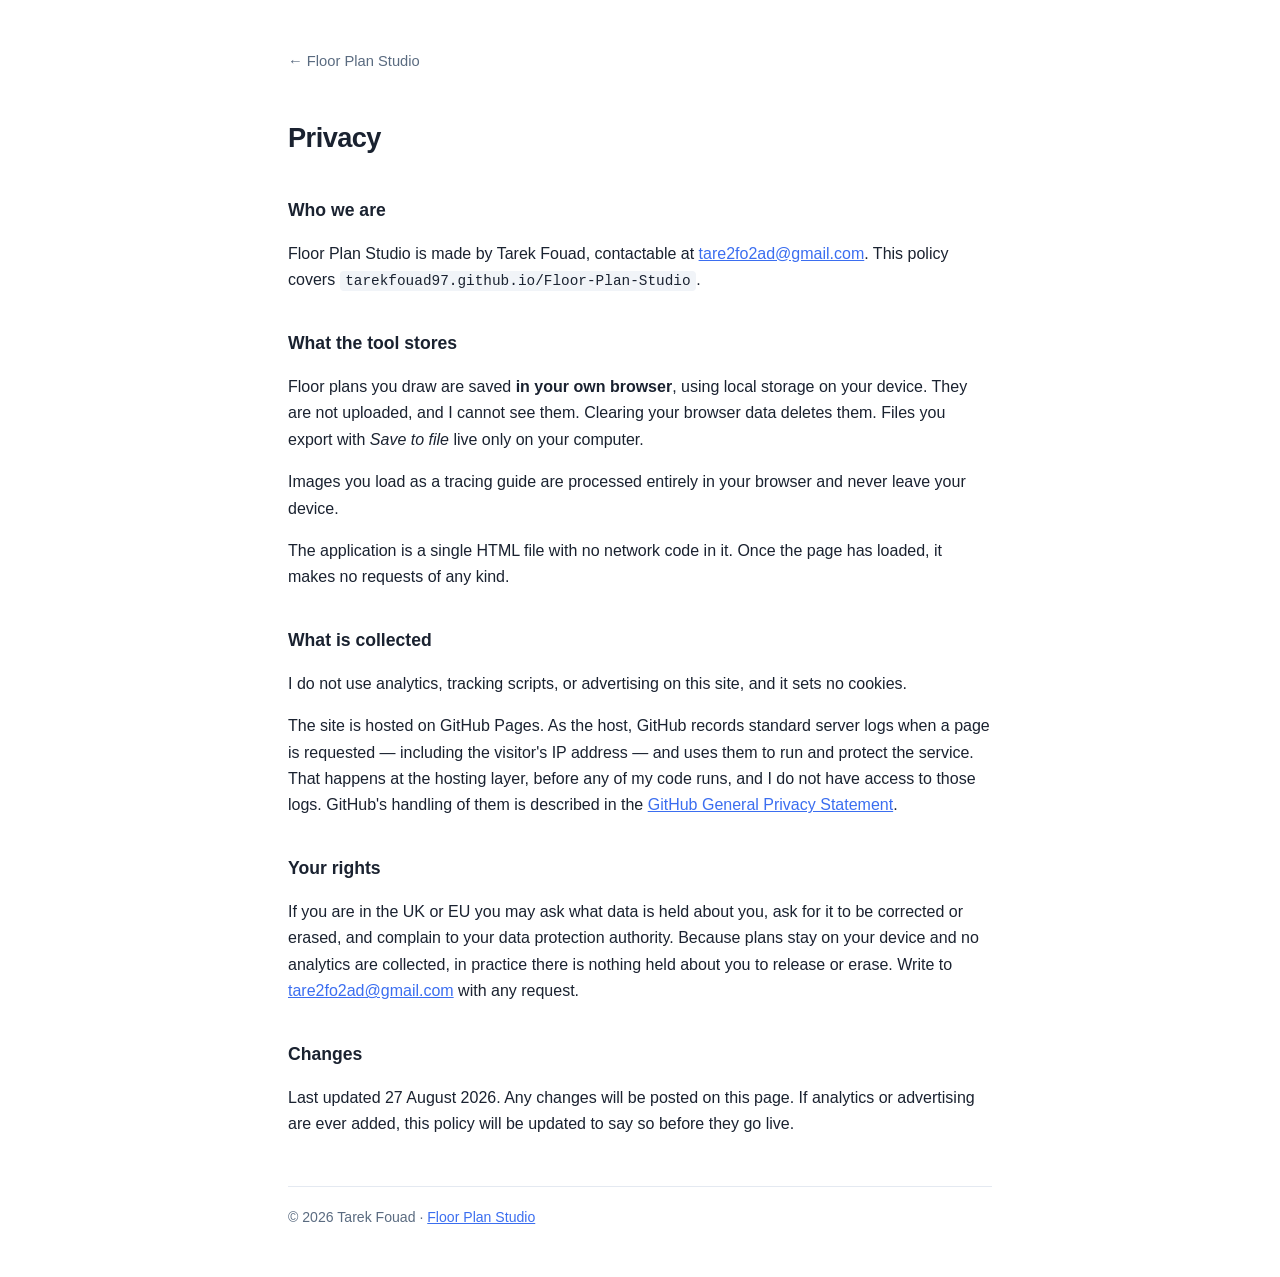
<file: docs/privacy.html>
<!DOCTYPE html>
<html lang="en"><head><meta charset="utf-8">
<meta name="viewport" content="width=device-width,initial-scale=1">
<title>Privacy — Floor Plan Studio</title>
<style>
 body{font:16px/1.65 ui-sans-serif,-apple-system,"Segoe UI",Roboto,sans-serif;
      color:#1a2230;max-width:44rem;margin:0 auto;padding:3rem 1.25rem}
 h1{font-size:1.7rem;letter-spacing:-.02em} h2{font-size:1.1rem;margin-top:2.2rem}
 code{background:#f1f4f8;padding:.1rem .35rem;border-radius:4px;font-size:.9em}
 a{color:#3b6ef0}
 .back{display:inline-block;margin-bottom:1.5rem;text-decoration:none;color:#5a6b80;font-size:.92rem}
 .back:hover{color:#1a2230}
 footer{margin-top:3rem;padding-top:1.2rem;border-top:1px solid #e4e9f1;
        color:#5a6b80;font-size:.88rem}
</style></head><body>
<a class="back" href="index.html">&larr; Floor Plan Studio</a>
<h1>Privacy</h1>

<h2>Who we are</h2>
<p>Floor Plan Studio is made by Tarek Fouad, contactable at
<a href="mailto:tare2fo2ad@gmail.com">tare2fo2ad@gmail.com</a>. This policy covers
<code>tarekfouad97.github.io/Floor-Plan-Studio</code>.</p>

<h2>What the tool stores</h2>
<p>Floor plans you draw are saved <strong>in your own browser</strong>, using
local storage on your device. They are not uploaded, and I cannot see them.
Clearing your browser data deletes them. Files you export with
<em>Save to file</em> live only on your computer.</p>
<p>Images you load as a tracing guide are processed entirely in your browser and
never leave your device.</p>
<p>The application is a single HTML file with no network code in it. Once the page
has loaded, it makes no requests of any kind.</p>

<h2>What is collected</h2>
<p>I do not use analytics, tracking scripts, or advertising on this site, and it
sets no cookies.</p>
<p>The site is hosted on GitHub Pages. As the host, GitHub records standard
server logs when a page is requested — including the visitor's IP address — and
uses them to run and protect the service. That happens at the hosting layer,
before any of my code runs, and I do not have access to those logs. GitHub's
handling of them is described in the
<a href="https://docs.github.com/site-policy/privacy-policies/github-general-privacy-statement">GitHub
General Privacy Statement</a>.</p>

<h2>Your rights</h2>
<p>If you are in the UK or EU you may ask what data is held about you, ask for it
to be corrected or erased, and complain to your data protection authority.
Because plans stay on your device and no analytics are collected, in practice
there is nothing held about you to release or erase. Write to
<a href="mailto:tare2fo2ad@gmail.com">tare2fo2ad@gmail.com</a> with any request.</p>

<h2>Changes</h2>
<p>Last updated 27 August 2026. Any changes will be posted on this page. If
analytics or advertising are ever added, this policy will be updated to say so
before they go live.</p>

<footer>© 2026 Tarek Fouad · <a href="index.html">Floor Plan Studio</a></footer>
</body></html>
</file>
<file: site.css>
/* ======================================================================
   Floor Plan Studio — the shell every page outside the planner wears.

   Hand-written, no framework, no webfont. Served from this origin, so the
   site still makes no third-party requests and privacy.html stays true.

   index.html keeps its own inline block on top of this, because the hero,
   the 3D stages and the clearance widget are bespoke to that page.
   ====================================================================== */
:root{
  --ink:#05060A; --ink-2:#0A0C12; --ink-3:#11141C;
  --rule:rgba(255,255,255,.09); --rule-2:rgba(255,255,255,.16);
  --chalk:#EDEEF2; --chalk-2:#9BA1B0; --chalk-3:#6B7183;
  --indigo:#6366F1; --indigo-2:#4F46E5; --cyan:#38BDF8; --fuchsia:#E879F9;
  --amber:#FBBF24; --rose:#FB7185;
  --sans:-apple-system,BlinkMacSystemFont,"Segoe UI",Roboto,ui-sans-serif,
         system-ui,"Helvetica Neue",Arial,sans-serif;
  --mono:ui-monospace,SFMono-Regular,"SF Mono",Menlo,Consolas,
         "Liberation Mono",monospace;
  --gut:clamp(20px,5vw,40px);
  --enter:cubic-bezier(.16,1,.3,1);
  color-scheme:dark;
}
*{box-sizing:border-box}
html{scroll-behavior:smooth;-webkit-text-size-adjust:100%}
body{margin:0;background:var(--ink);color:var(--chalk);font:16px/1.7 var(--sans);
     -webkit-font-smoothing:antialiased;overflow-x:hidden}
body::before{
  content:"";position:fixed;inset:0;z-index:-2;pointer-events:none;
  background-image:linear-gradient(rgba(255,255,255,.028) 1px,transparent 1px),
                   linear-gradient(90deg,rgba(255,255,255,.028) 1px,transparent 1px);
  background-size:34px 34px;
  -webkit-mask-image:radial-gradient(130% 60% at 50% 0%,#000 25%,transparent 75%);
          mask-image:radial-gradient(130% 60% at 50% 0%,#000 25%,transparent 75%);
}
img{max-width:100%}
a{color:inherit}
button,input,a{font:inherit}
h1,h2,h3,h4{margin:0;letter-spacing:-.03em;line-height:1.14;font-weight:660}
p,ul,ol{margin:0}
:focus-visible{outline:2px solid var(--cyan);outline-offset:3px;border-radius:4px}
.wrap{width:min(1120px,100% - var(--gut)*2);margin-inline:auto}
.mono{font-family:var(--mono);font-variant-numeric:tabular-nums}
.skip{position:absolute;left:0;top:0;transform:translateY(-200%);
      background:var(--indigo);color:#fff;padding:10px 16px;
      border-radius:0 0 8px 0;z-index:99;text-decoration:none}
.skip:focus{transform:none}

/* ------------------------------- header ------------------------------- */
header{position:sticky;top:0;z-index:50;background:rgba(5,6,10,.72);
  border-bottom:1px solid var(--rule);
  -webkit-backdrop-filter:blur(18px) saturate(1.4);
          backdrop-filter:blur(18px) saturate(1.4)}
.hbar{display:flex;align-items:center;gap:20px;height:60px;
      width:min(1120px,100% - var(--gut)*2);margin-inline:auto}
.mark{display:flex;align-items:center;gap:10px;text-decoration:none;
      font-weight:680;letter-spacing:-.025em;font-size:1.02rem;white-space:nowrap}
.tile{width:27px;height:27px;flex:none;position:relative;display:block}
.tile svg{width:100%;height:100%;display:block;
  filter:drop-shadow(0 3px 9px rgba(99,102,241,.55))}
nav{margin-left:auto;display:flex;align-items:center;gap:clamp(12px,2.2vw,26px)}
nav a{color:var(--chalk-2);text-decoration:none;font-size:.92rem;
      transition:color .16s ease}
nav a:hover,nav a[aria-current]{color:var(--chalk)}
@media(max-width:760px){nav .hide-s{display:none}}

.btn{display:inline-flex;align-items:center;gap:8px;text-decoration:none;
  padding:8px 15px;border-radius:9px;font-weight:600;font-size:.88rem;
  background:linear-gradient(135deg,var(--indigo),var(--indigo-2));color:#fff;
  box-shadow:inset 0 1px 0 rgba(255,255,255,.18),0 8px 26px rgba(79,70,229,.4);
  transition:transform .16s var(--enter),box-shadow .16s var(--enter)}
.btn:hover{transform:translateY(-2px);
  box-shadow:inset 0 1px 0 rgba(255,255,255,.22),0 12px 34px rgba(79,70,229,.55)}
.btn-lg{padding:12px 20px;border-radius:11px;font-size:.96rem}
.btn-gho{background:rgba(255,255,255,.04);border:1px solid var(--rule-2);
  color:var(--chalk);box-shadow:none}
.btn-gho:hover{background:rgba(255,255,255,.08);box-shadow:none}

/* ------------------------------ article ------------------------------- */
.head{padding:clamp(48px,7vw,80px) 0 0}
.head>*,main .col{max-width:820px}
.eyebrow{display:inline-flex;align-items:center;gap:9px;font-family:var(--mono);
  font-size:.7rem;letter-spacing:.16em;text-transform:uppercase;color:var(--cyan);
  border:1px solid rgba(56,189,248,.3);background:rgba(56,189,248,.07);
  border-radius:100px;padding:6px 13px;margin-bottom:22px}
.eyebrow .dot{width:5px;height:5px;border-radius:50%;background:var(--cyan);
  box-shadow:0 0 10px var(--cyan)}
h1{font-size:clamp(2.1rem,4.6vw,3.05rem);letter-spacing:-.038em;line-height:1.05}
.sum{margin-top:20px;font-size:clamp(1.02rem,1.5vw,1.16rem);color:var(--chalk-2);
     max-width:65ch}
.dates{margin-top:24px;font-family:var(--mono);font-size:.72rem;letter-spacing:.08em;
  color:var(--chalk-3);display:flex;flex-wrap:wrap;gap:6px 22px}

main{padding-bottom:20px}
.col{max-width:820px}
section{padding-top:clamp(40px,5.5vw,60px);scroll-margin-top:78px}
section>h2{font-size:clamp(1.34rem,2.5vw,1.7rem);margin-bottom:8px}
section h3{font-size:1.1rem;margin:26px 0 8px}
.ref{font-family:var(--mono);font-size:.68rem;letter-spacing:.19em;
  text-transform:uppercase;color:var(--chalk-3);display:block;
  border-top:1px solid var(--rule);padding-top:13px;margin-bottom:16px}
section p{margin-top:14px;color:var(--chalk-2)}
section p:first-of-type{margin-top:0}
section ul,section ol{margin-top:14px;padding-left:0;list-style:none;
  display:grid;gap:10px}
section ul li{position:relative;padding-left:20px;color:var(--chalk-2)}
section ul li::before{content:"";position:absolute;left:0;top:.82em;width:9px;
  height:1px;background:var(--rule-2)}
section ol{counter-reset:n}
section ol li{position:relative;padding-left:34px;color:var(--chalk-2);
  counter-increment:n}
section ol li::before{content:counter(n);position:absolute;left:0;top:0;
  font-family:var(--mono);font-size:.72rem;color:var(--indigo);
  border:1px solid var(--rule-2);border-radius:50%;width:22px;height:22px;
  display:grid;place-items:center}
b,strong{color:var(--chalk);font-weight:600}
section a{color:var(--cyan)}
code{font-family:var(--mono);font-size:.88em;background:rgba(255,255,255,.06);
  padding:1px 6px;border-radius:5px;color:var(--chalk)}
.note{margin-top:20px;border-left:2px solid var(--indigo);padding:2px 0 2px 18px;
  color:var(--chalk-2);font-size:.95rem}
.warn{border-left-color:var(--amber)}

/* ------------------------------- tables ------------------------------- */
.tw{overflow-x:auto;margin-top:18px;border:1px solid var(--rule);
    border-radius:12px;background:var(--ink-2)}
table{width:100%;border-collapse:collapse;font-size:.92rem;min-width:460px}
caption{text-align:left;font-family:var(--mono);font-size:.68rem;
  letter-spacing:.16em;text-transform:uppercase;color:var(--chalk-3);
  padding:14px 16px 0}
th{text-align:left;font-family:var(--mono);font-size:.64rem;letter-spacing:.12em;
  text-transform:uppercase;color:var(--chalk-3);font-weight:600;
  padding:12px 16px 8px;border-bottom:1px solid var(--rule-2);white-space:nowrap}
td{padding:9px 16px;border-bottom:1px solid var(--rule);color:var(--chalk-2)}
tbody tr:last-child td{border-bottom:none}
tbody tr:hover td{background:rgba(255,255,255,.025);color:var(--chalk)}
td.n,th.n{text-align:right;font-variant-numeric:tabular-nums;white-space:nowrap}
td.n{font-family:var(--mono);color:var(--chalk)}

/* --------------------------- cards & links ---------------------------- */
.cards{display:grid;gap:1px;background:var(--rule);border:1px solid var(--rule);
  border-radius:14px;overflow:hidden;margin-top:22px}
@media(min-width:700px){.cards{grid-template-columns:1fr 1fr}}
.cards a{background:var(--ink-2);padding:22px;text-decoration:none;display:block;
  transition:background .16s ease}
.cards a:hover{background:var(--ink-3)}
.cards h3{font-size:1.04rem;margin:0 0 6px;color:var(--chalk)}
.cards p{font-size:.9rem;color:var(--chalk-2);margin:0}
.cards .k{font-family:var(--mono);font-size:.62rem;letter-spacing:.16em;
  text-transform:uppercase;color:var(--indigo);display:block;margin-bottom:9px}

.cta{margin-top:clamp(48px,7vw,74px);border:1px solid var(--rule-2);
  border-radius:18px;padding:clamp(28px,4vw,44px);text-align:center;
  background:radial-gradient(120% 130% at 50% 0%,rgba(99,102,241,.18),transparent 62%),
             linear-gradient(180deg,rgba(255,255,255,.045),rgba(255,255,255,.012))}
.cta h2{font-size:clamp(1.5rem,3vw,2rem);margin-bottom:10px}
.cta p{color:var(--chalk-2);max-width:46ch;margin:0 auto 22px}

/* ------------------------------ ad slots ------------------------------ */
.adslot{margin:clamp(40px,6vw,64px) auto 0;text-align:center;max-width:970px}
.adslot .adlbl{display:block;font-family:var(--mono);font-size:.6rem;
  letter-spacing:.2em;text-transform:uppercase;color:var(--chalk-3);margin-bottom:10px}
.adslot .adbox{display:block;min-height:90px}
.adslot.preview .adbox{min-height:250px;border:1px dashed var(--rule-2);
  border-radius:12px;display:grid;place-items:center;color:var(--chalk-3);
  font-family:var(--mono);font-size:.72rem;letter-spacing:.1em;
  background:rgba(255,255,255,.02)}
.adslot.preview .adbox::after{content:attr(data-note)}

/* ---------- the note for people running an ad blocker ----------
   A card in the corner, never a modal, never over the drawing. */
.adnote{position:fixed;left:20px;bottom:20px;z-index:80;width:min(360px,calc(100vw - 40px));
  border:1px solid var(--rule-2);border-radius:16px;padding:20px 20px 18px;
  background:linear-gradient(180deg,rgba(20,21,30,.96),rgba(10,11,17,.96));
  box-shadow:0 24px 60px rgba(0,0,0,.7);
  -webkit-backdrop-filter:blur(18px);backdrop-filter:blur(18px);
  transform:translateY(20px);opacity:0;pointer-events:none;
  transition:opacity .45s var(--enter),transform .45s var(--enter)}
.adnote.in{transform:none;opacity:1;pointer-events:auto}
.adnote h3{font-size:1.02rem;margin-bottom:8px}
.adnote p{font-size:.88rem;color:var(--chalk-2);margin-bottom:12px}
.adnote ul{list-style:none;margin:0 0 16px;padding:0;display:grid;gap:6px}
.adnote li{font-size:.82rem;color:var(--chalk-2);padding-left:18px;position:relative}
.adnote li::before{content:"\2715";position:absolute;left:0;top:0;color:var(--indigo);
  font-size:.72rem;line-height:1.7}
.adnote .row{display:flex;gap:9px;flex-wrap:wrap}
.adnote button{cursor:pointer;border-radius:9px;padding:8px 14px;font-size:.85rem;
  font-weight:600;border:1px solid transparent}
.adnote .yes{background:linear-gradient(135deg,var(--indigo),var(--indigo-2));color:#fff;
  box-shadow:0 6px 18px rgba(79,70,229,.4)}
.adnote .no{background:transparent;border-color:var(--rule-2);color:var(--chalk-2)}
.adnote .no:hover{color:var(--chalk);border-color:var(--chalk-3)}
@media(max-width:520px){.adnote{left:12px;right:12px;bottom:12px;width:auto}}

/* ------------------------------- footer ------------------------------- */
footer{margin-top:clamp(56px,8vw,88px);border-top:1px solid var(--rule);
  padding:34px 0 56px}
.foot{display:flex;flex-wrap:wrap;gap:16px 24px;align-items:center;
      width:min(1120px,100% - var(--gut)*2);margin-inline:auto}
.foot .sp{flex:1}
.foot a{color:var(--chalk-2);text-decoration:none;font-size:.9rem}
.foot a:hover{color:var(--chalk)}
.foot .fine{font-family:var(--mono);font-size:.7rem;color:var(--chalk-3);
  letter-spacing:.04em;width:100%;margin-top:6px;line-height:1.8}
@media(prefers-reduced-motion:reduce){html{scroll-behavior:auto}}
</file>
